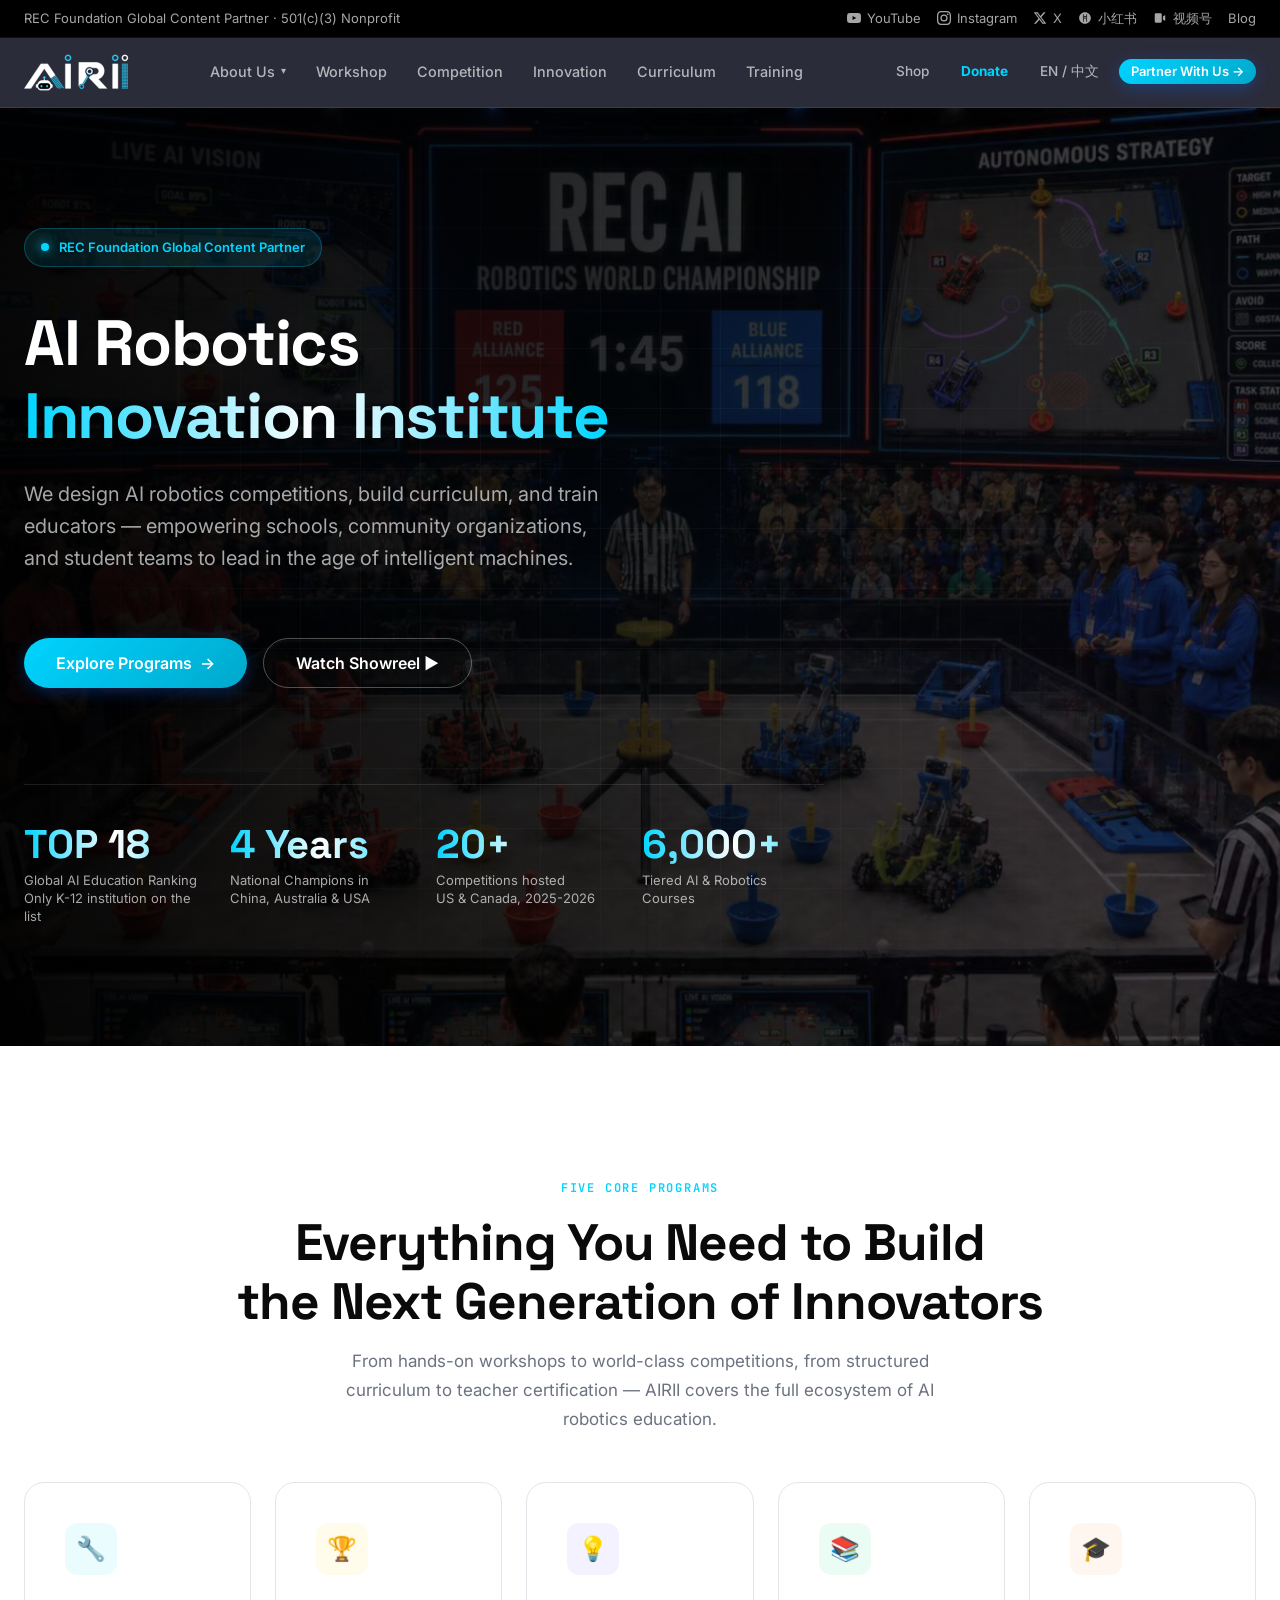
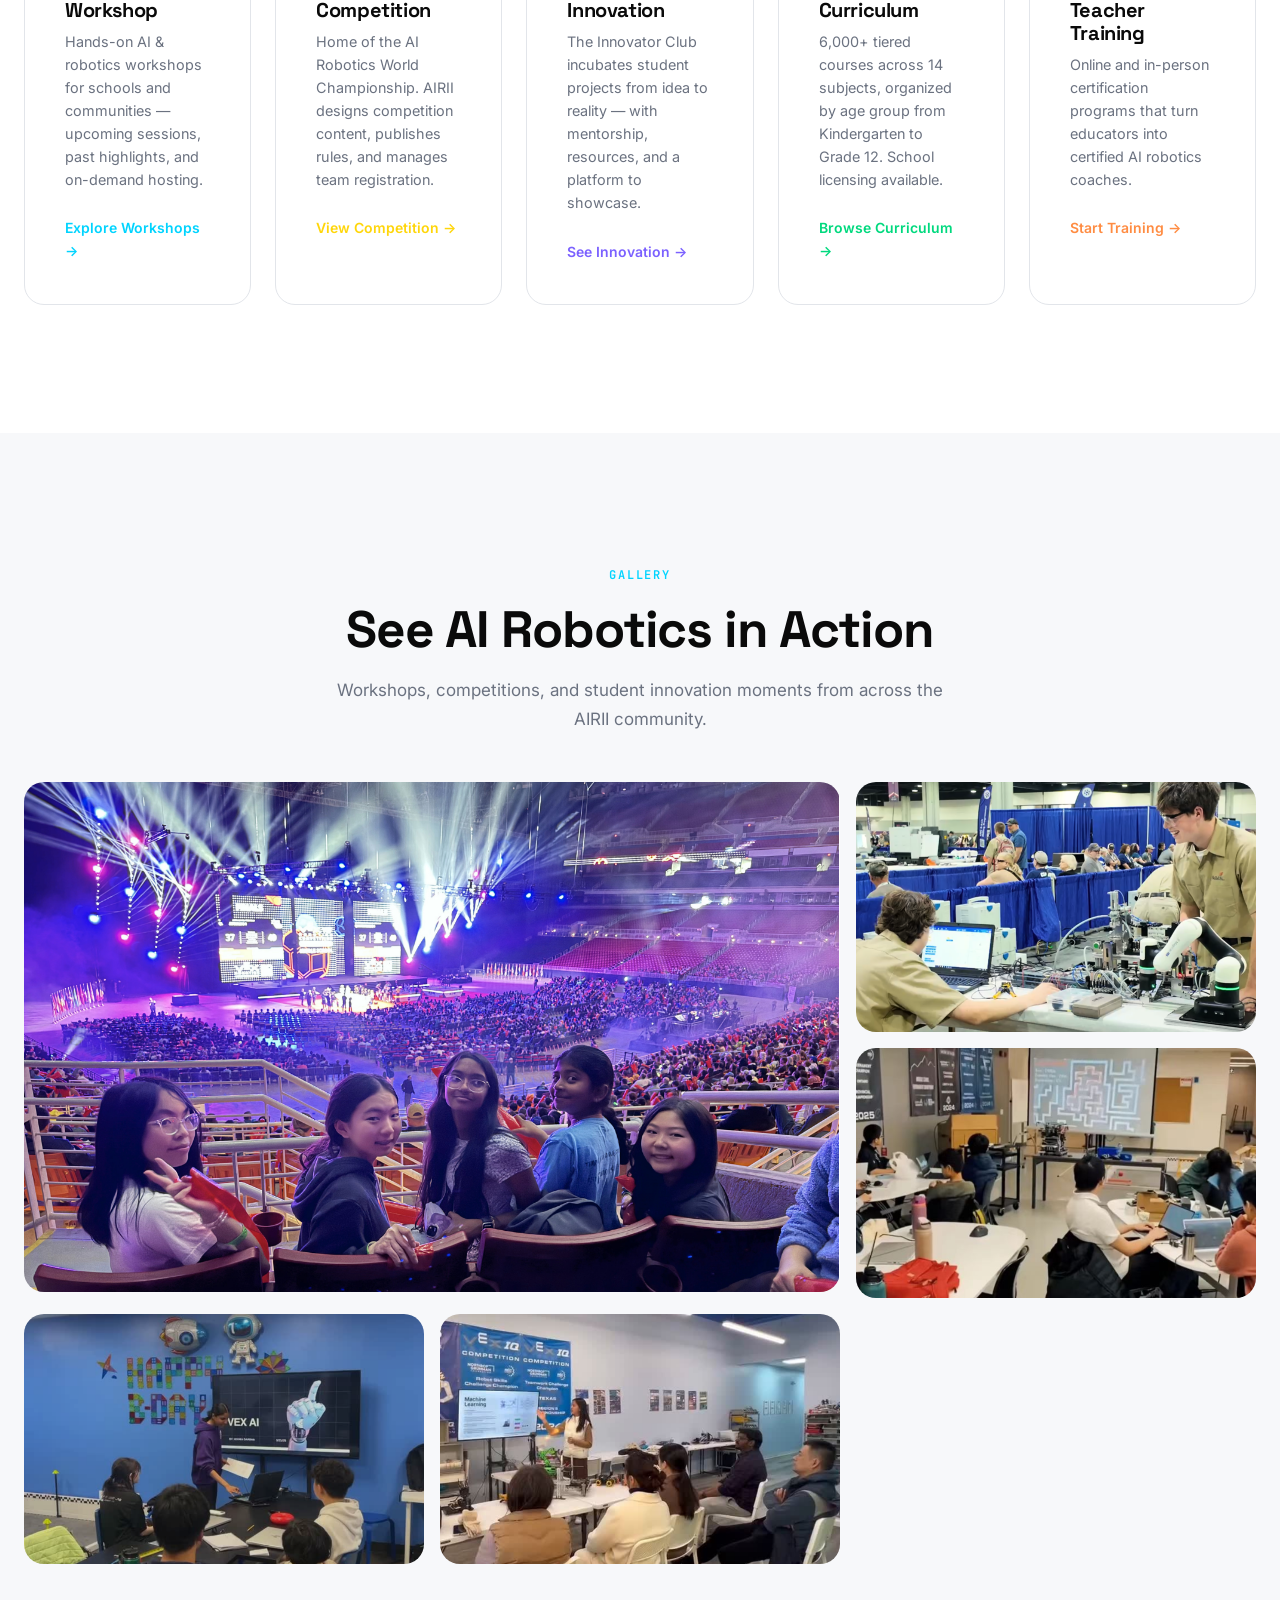
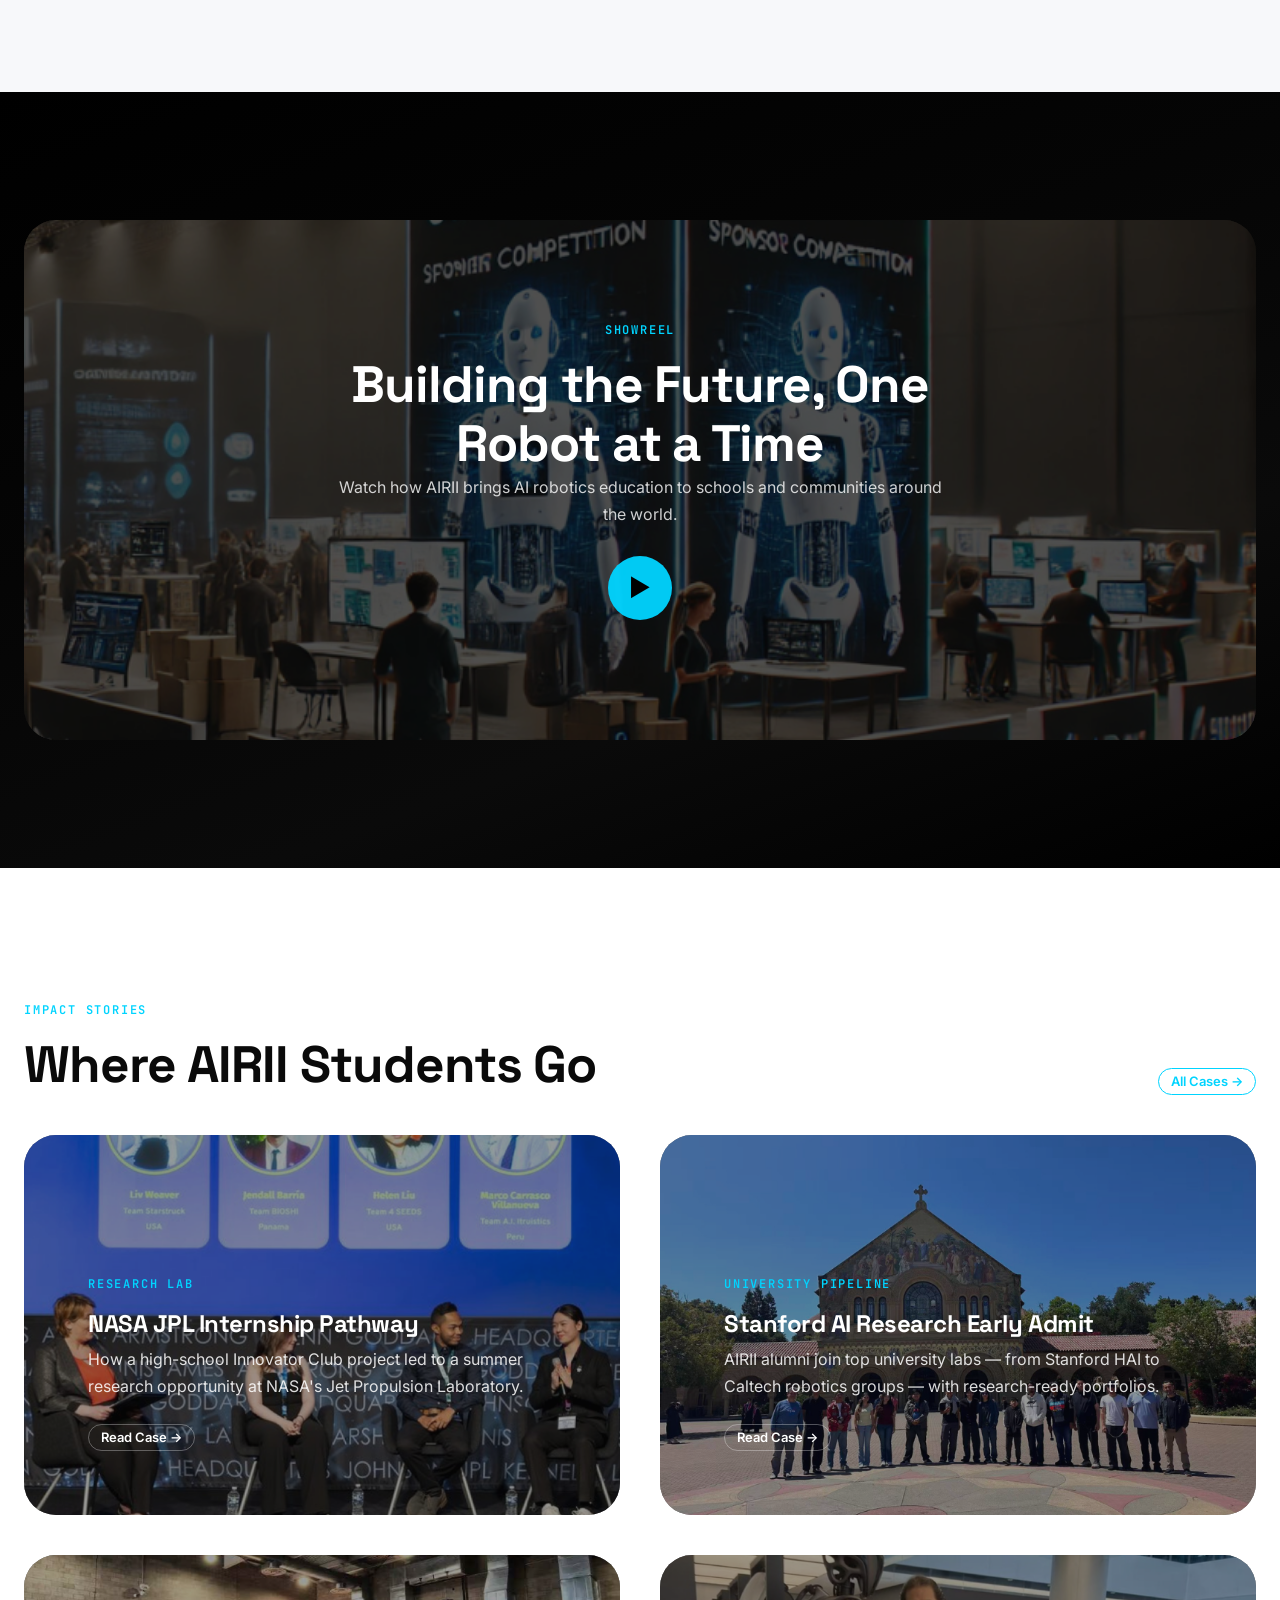
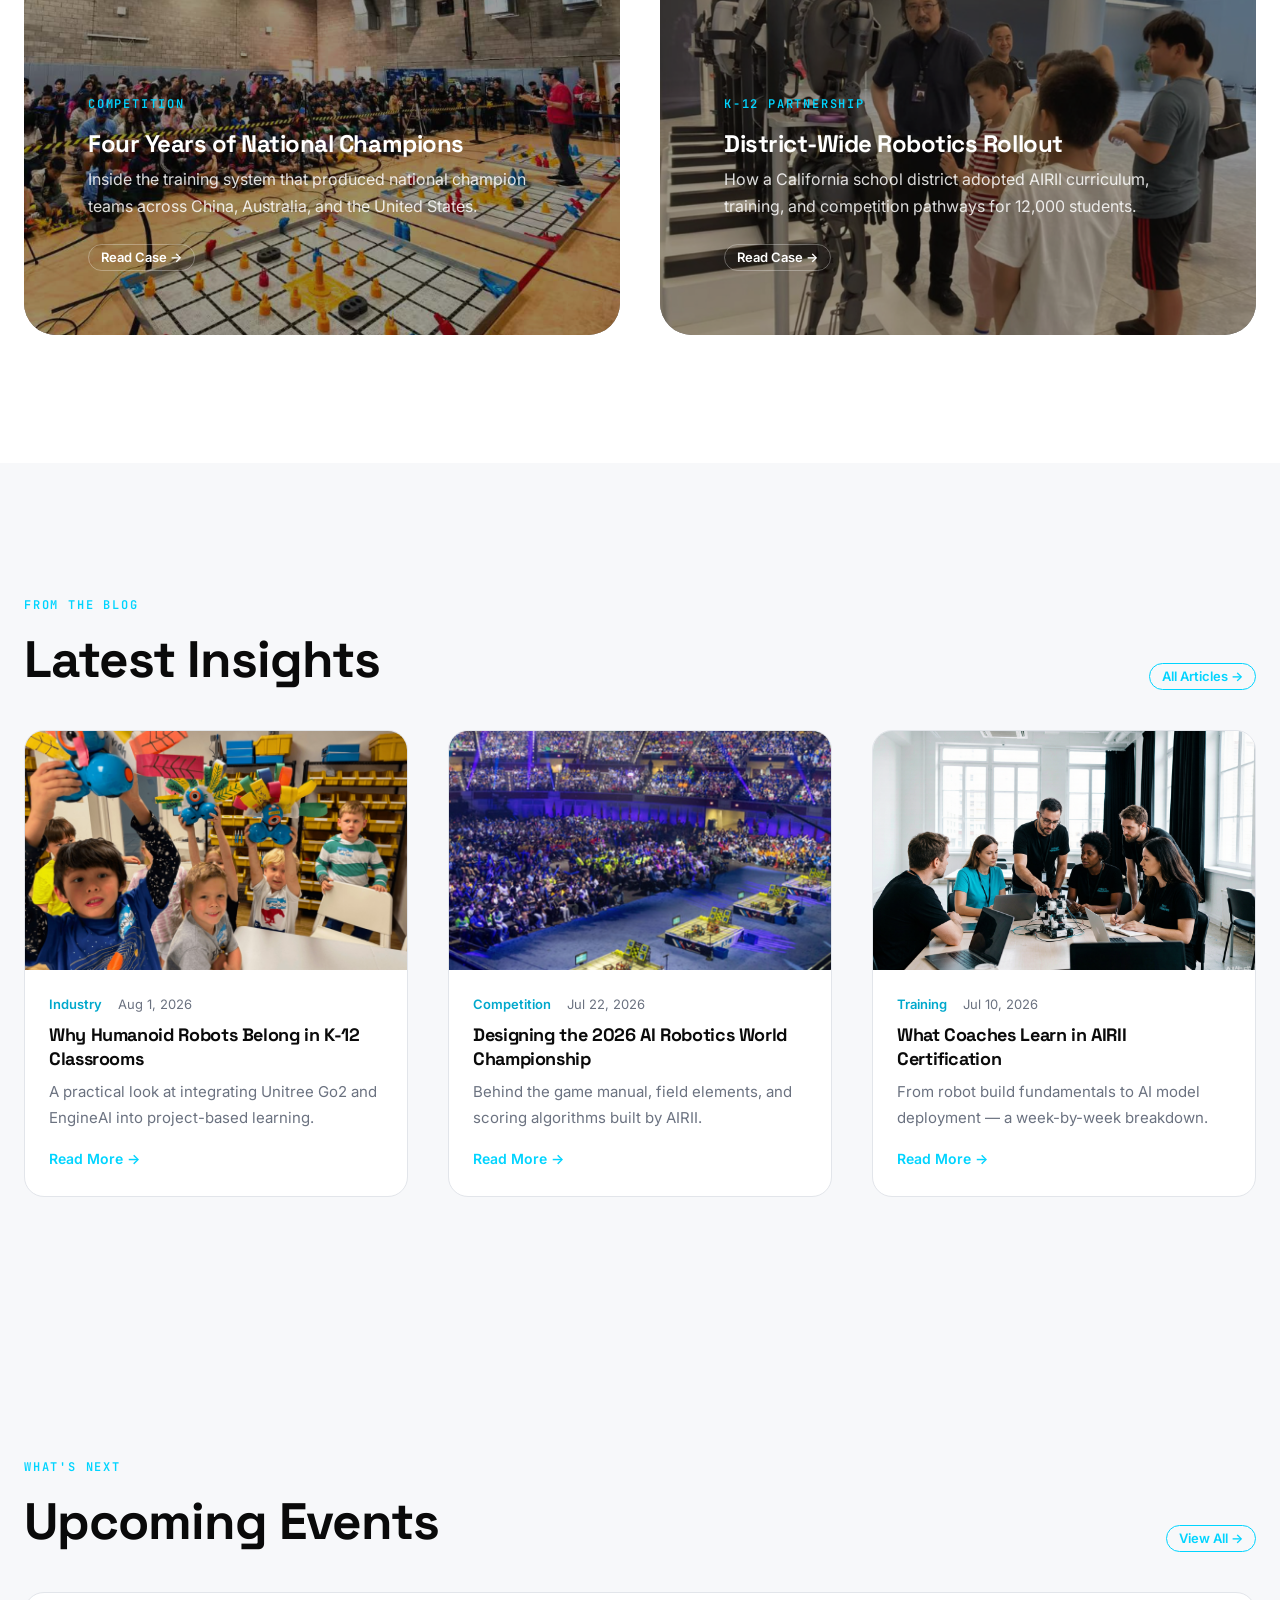
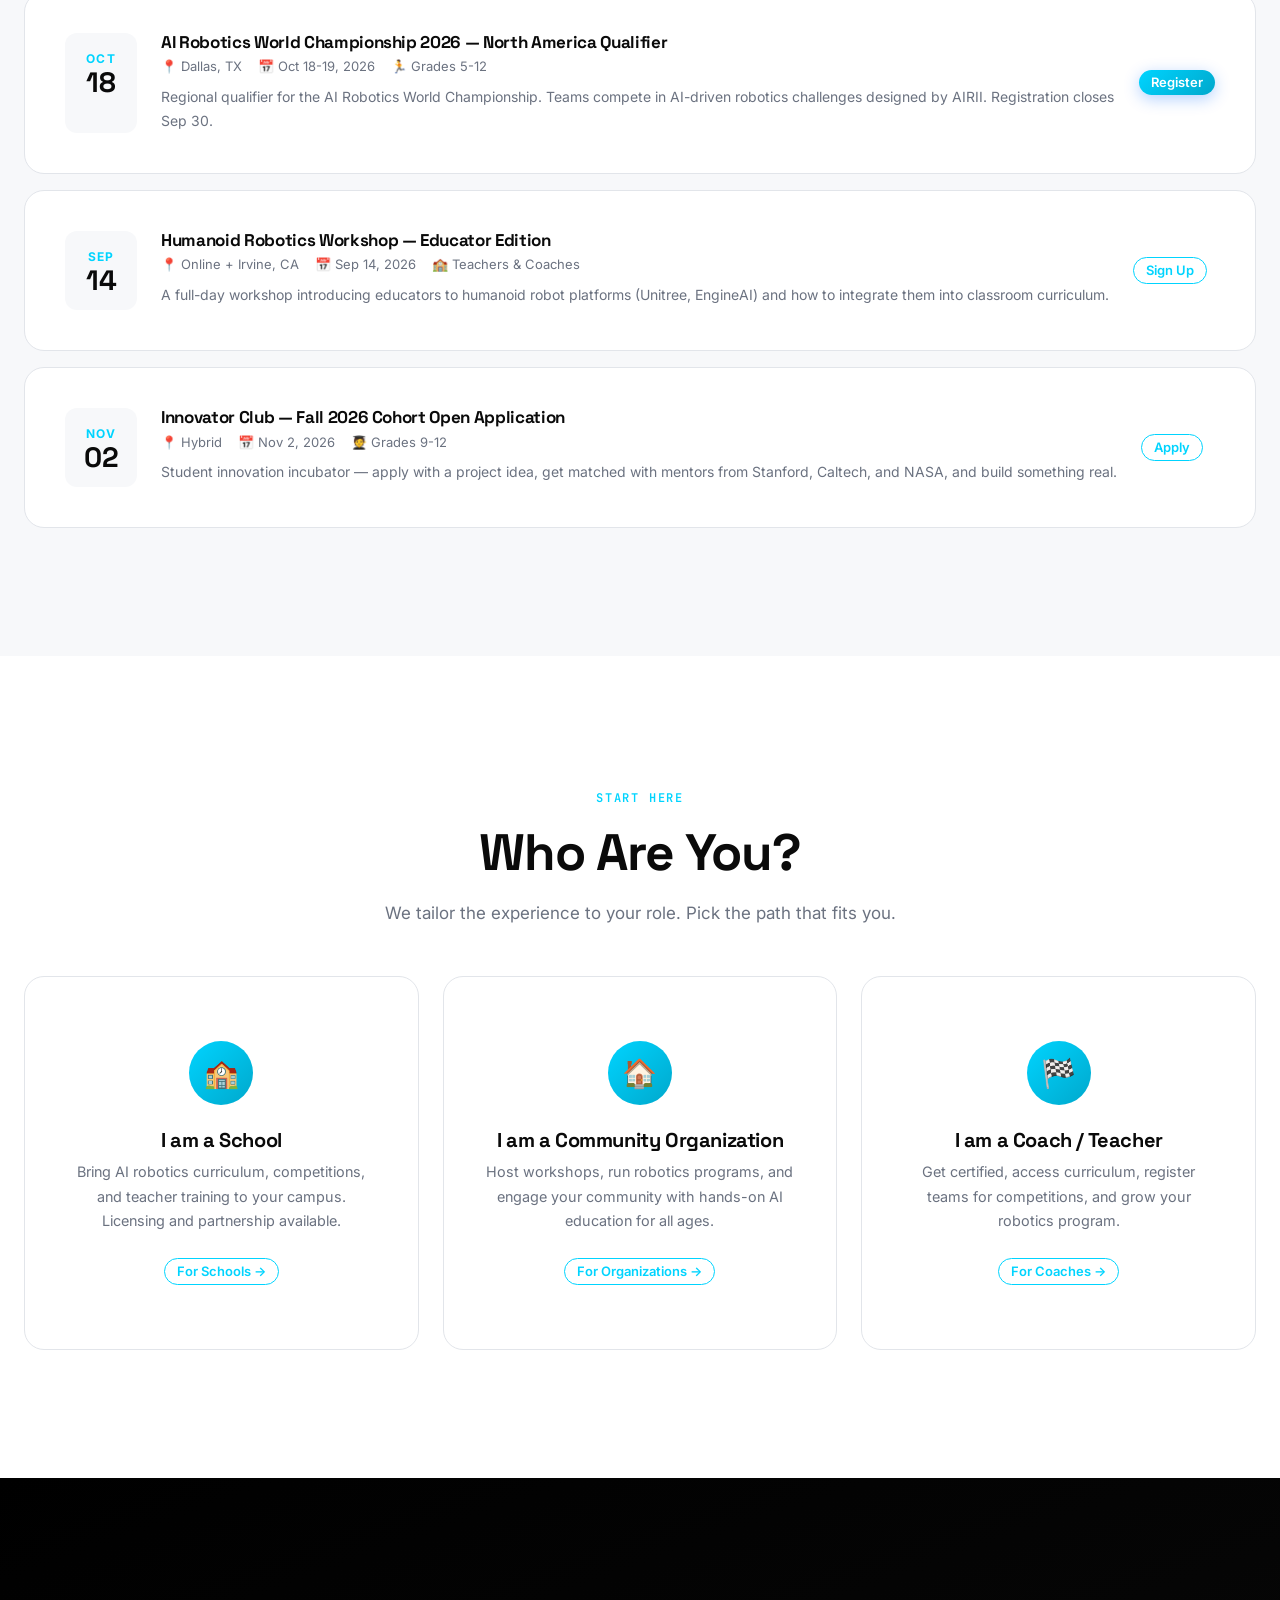
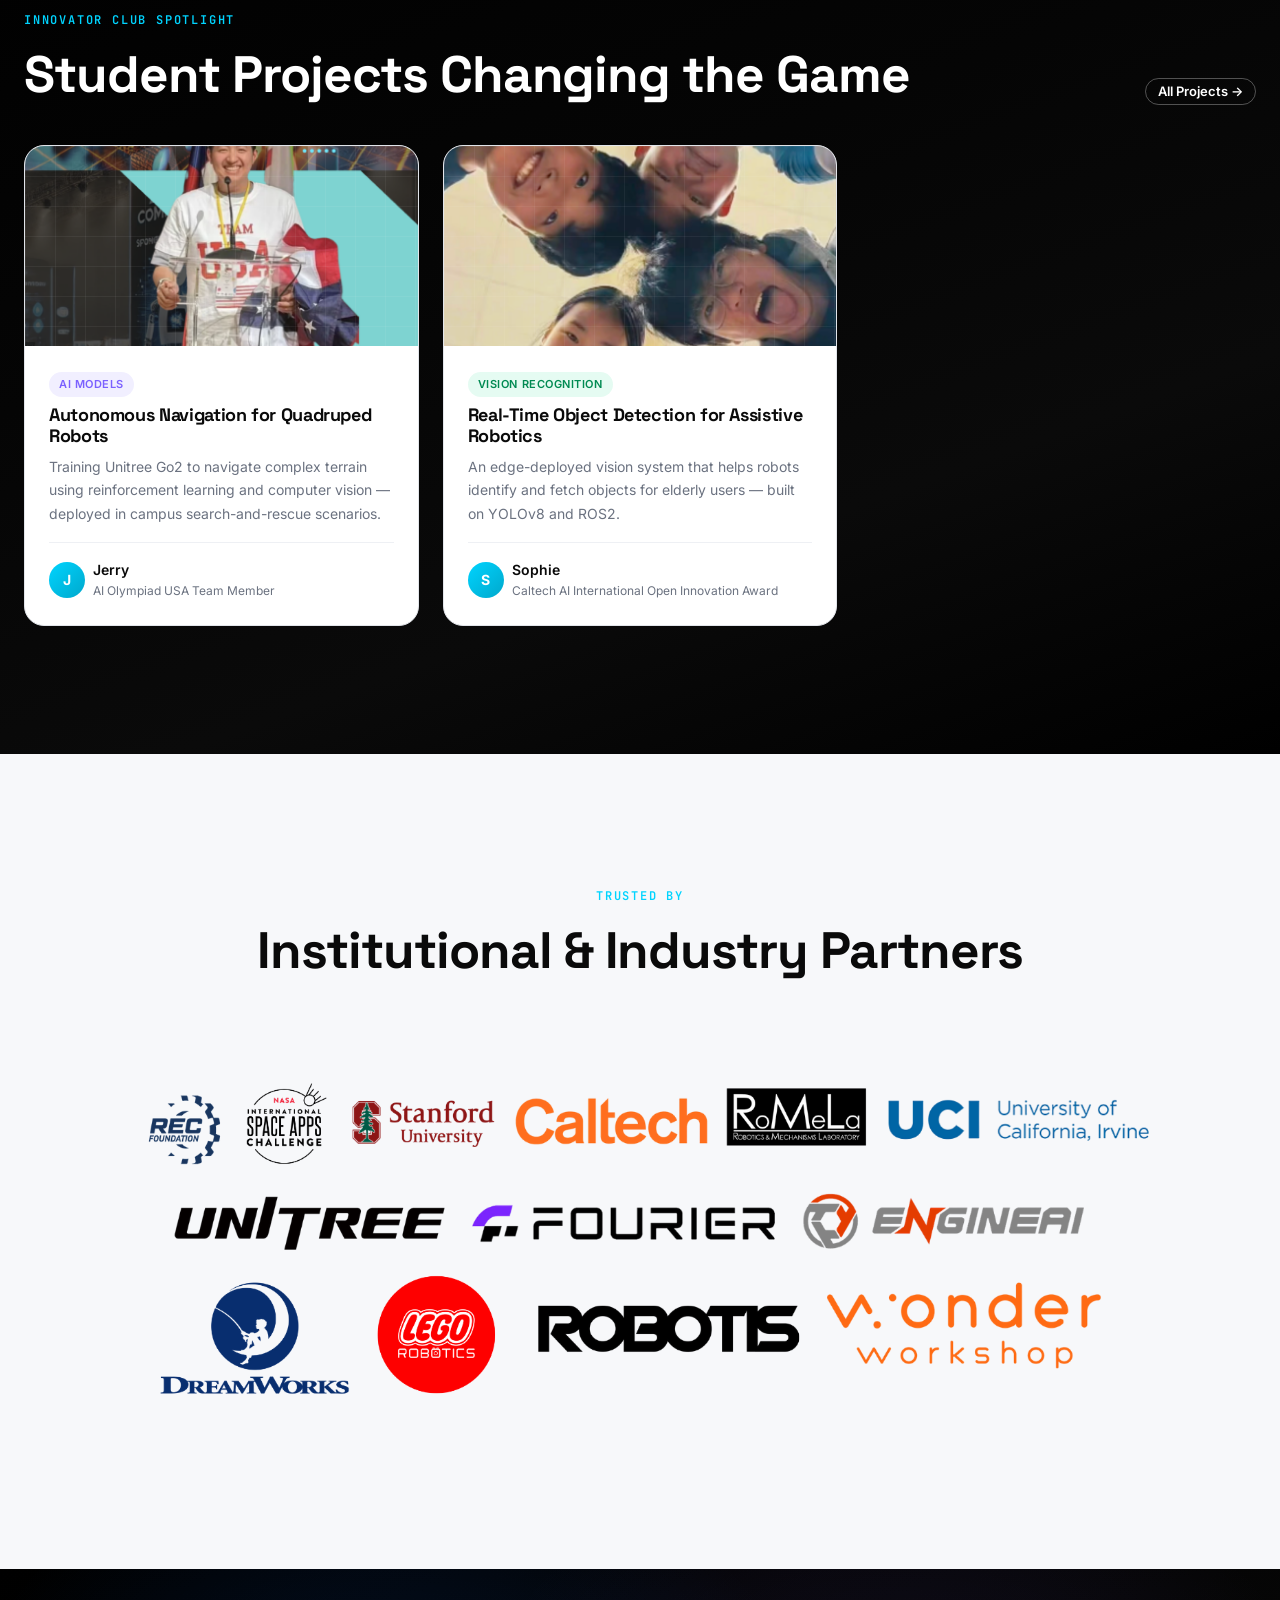
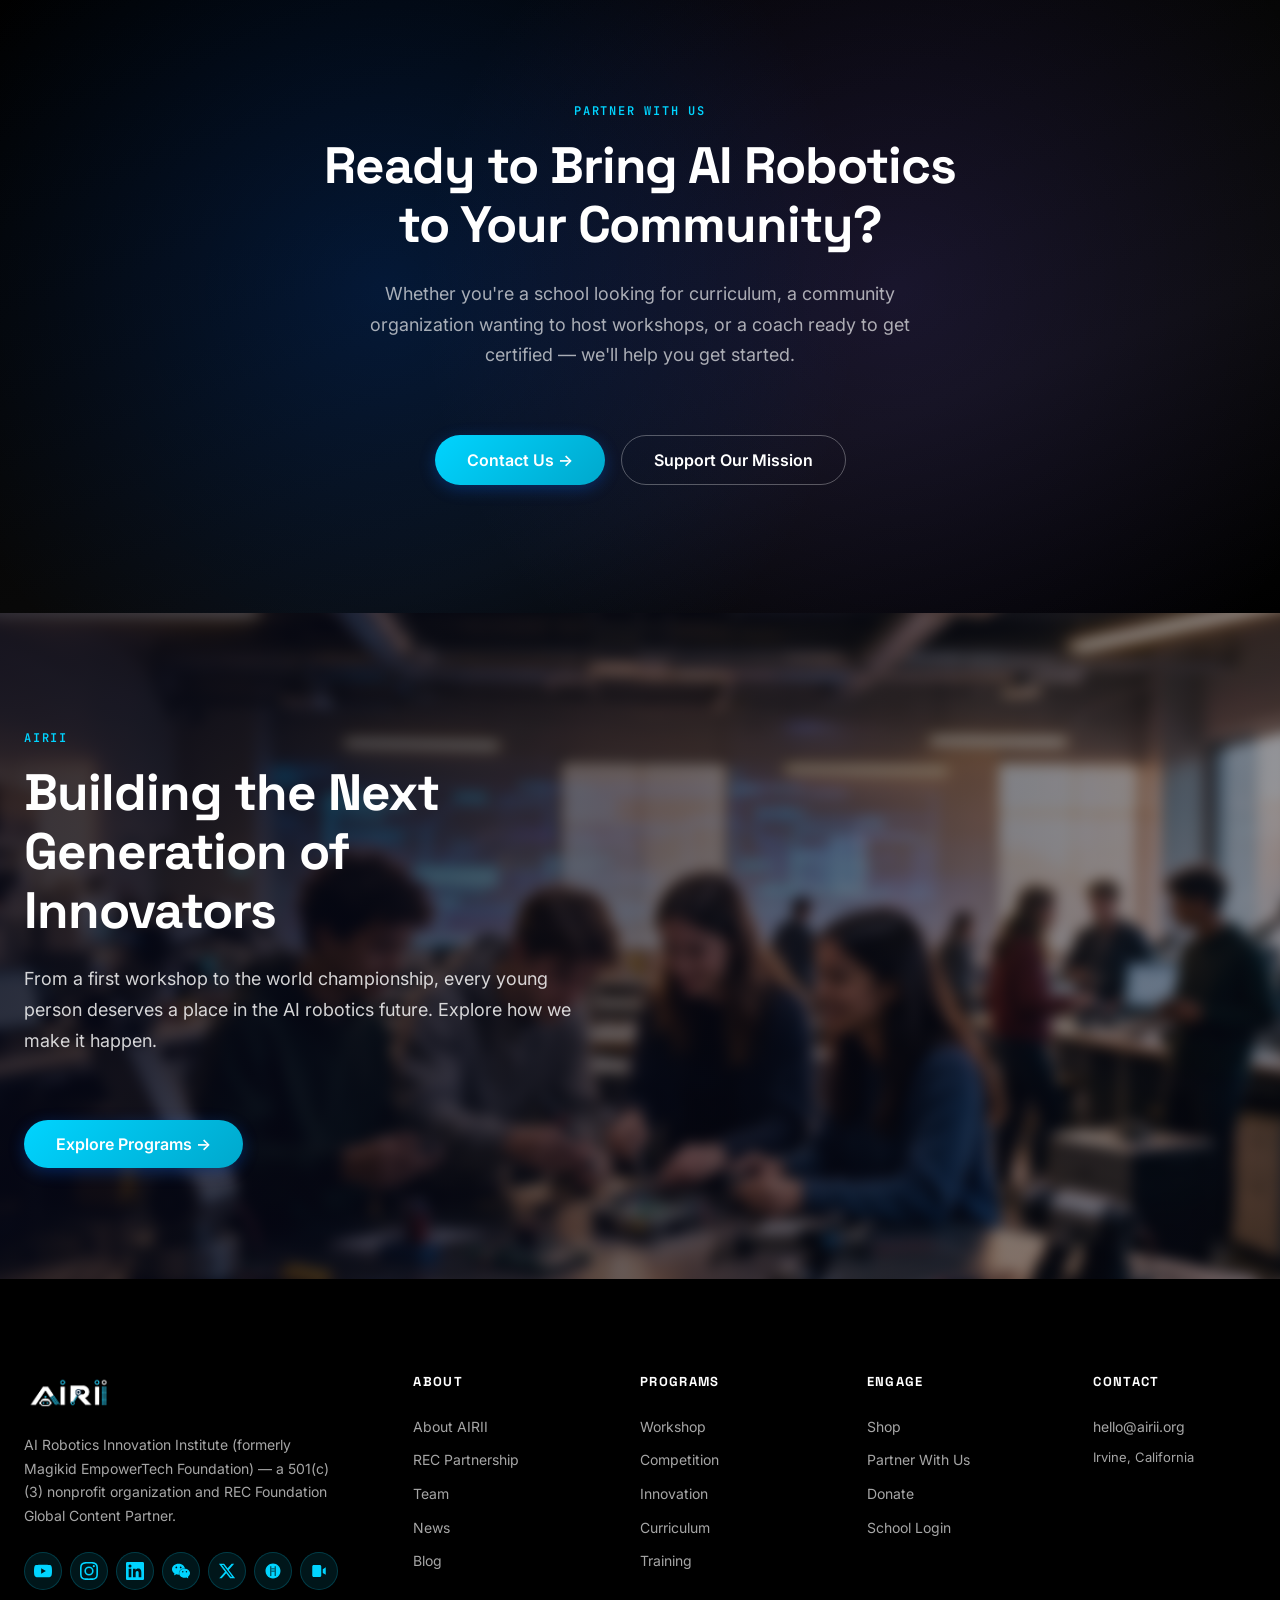
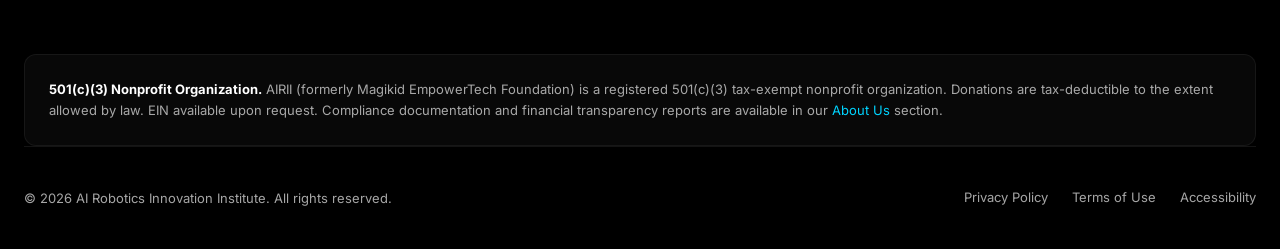
<file: index.html>
<!DOCTYPE html>
<html lang="en">
<head>
    <meta charset="UTF-8">
    <meta name="viewport" content="width=device-width, initial-scale=1.0">
    <title>AIRII — AI Robotics Innovation Institute</title>
    <meta name="description" content="AIRII (formerly Magikid EmpowerTech Foundation) is a 501(c)(3) nonprofit and REC Foundation Global Content Partner, providing AI robotics competition design, curriculum, and teacher training. Home of the AI Robotics World Championship.">
    <link rel="preconnect" href="https://fonts.googleapis.com">
    <link rel="preconnect" href="https://fonts.gstatic.com" crossorigin>
    <link href="https://fonts.googleapis.com/css2?family=Space+Grotesk:wght@400;500;700&family=Inter:wght@400;500;600&family=JetBrains+Mono:wght@500;600&display=swap" rel="stylesheet">
    <link rel="stylesheet" href="css/style.css">
</head>
<body>
<!-- ===== Social Top Bar ===== -->
<div class="social-topbar">
    <div class="social-topbar-inner">
        <span>REC Foundation Global Content Partner · 501(c)(3) Nonprofit</span>
        <div class="social-topbar-links">
            <a href="https://youtube.com/@airii" target="_blank" rel="noopener"><svg viewBox="0 0 24 24" width="14" height="14" fill="currentColor"><path d="M23.498 6.186a3.016 3.016 0 0 0-2.122-2.136C19.505 3.545 12 3.545 12 3.545s-7.505 0-9.377.505A3.017 3.017 0 0 0 .502 6.186C0 8.07 0 12 0 12s0 3.93.502 5.814a3.016 3.016 0 0 0 2.122 2.136c1.871.505 9.376.505 9.376.505s7.505 0 9.377-.505a3.015 3.015 0 0 0 2.122-2.136C24 15.93 24 12 24 12s0-3.93-.502-5.814zM9.545 15.568V8.432L15.818 12l-6.273 3.568z"/></svg> YouTube</a>
            <a href="https://instagram.com/airii" target="_blank" rel="noopener"><svg viewBox="0 0 24 24" width="14" height="14" fill="currentColor"><path d="M12 2.163c3.204 0 3.584.012 4.85.07 3.252.148 4.771 1.691 4.919 4.919.058 1.265.069 1.645.069 4.849 0 3.205-.012 3.584-.069 4.849-.149 3.225-1.664 4.771-4.919 4.919-1.266.058-1.644.07-4.85.07-3.204 0-3.584-.012-4.849-.07-3.26-.149-4.771-1.699-4.919-4.92-.058-1.265-.07-1.644-.07-4.849 0-3.204.013-3.583.07-4.849.149-3.227 1.664-4.771 4.919-4.919 1.266-.057 1.645-.069 4.849-.069zM12 0C8.741 0 8.333.014 7.053.072 2.695.272.273 2.69.073 7.052.014 8.333 0 8.741 0 12c0 3.259.014 3.668.072 4.948.2 4.358 2.618 6.78 6.98 6.98C8.333 23.986 8.741 24 12 24c3.259 0 3.668-.014 4.948-.072 4.354-.2 6.782-2.618 6.979-6.98.059-1.28.073-1.689.073-4.948 0-3.259-.014-3.667-.072-4.947-.196-4.354-2.617-6.78-6.979-6.98C15.668.014 15.259 0 12 0zm0 5.838a6.162 6.162 0 1 0 0 12.324 6.162 6.162 0 0 0 0-12.324zM12 16a4 4 0 1 1 0-8 4 4 0 0 1 0 8zm6.406-11.845a1.44 1.44 0 1 0 0 2.881 1.44 1.44 0 0 0 0-2.881z"/></svg> Instagram</a>
            <a href="https://x.com/airii" target="_blank" rel="noopener"><svg viewBox="0 0 24 24" width="14" height="14" fill="currentColor"><path d="M18.244 2.25h3.308l-7.227 8.26 8.502 11.24H16.17l-5.214-6.817L4.99 21.75H1.68l7.73-8.835L1.254 2.25H8.08l4.713 6.231zm-1.161 17.52h1.833L7.084 4.126H5.117z"/></svg> X</a>
            <a href="https://www.xiaohongshu.com/user/profile/airii" target="_blank" rel="noopener"><svg viewBox="0 0 24 24" width="14" height="14" fill="currentColor"><path d="M12 2C6.48 2 2 6.48 2 12s4.48 10 10 10 10-4.48 10-10S17.52 2 12 2zm-2 6.5h4v1.2h-4V8.5zm0 3h4v1.2h-4V11.5zM8.5 5.5h1.2v13H8.5v-13zm5.8 0h1.2v13h-1.2v-13z"/></svg> 小红书</a>
            <a href="#wechat-channels" class="channels-trigger"><svg viewBox="0 0 24 24" width="14" height="14" fill="currentColor"><path d="M3 6c0-1.1.9-2 2-2h8c1.1 0 2 .9 2 2v12c0 1.1-.9 2-2 2H5c-1.1 0-2-.9-2-2V6zm14 3.5l4-2.5v10l-4-2.5v-5z"/></svg> 视频号</a>
            <a href="blog.html">Blog</a>
        </div>
    </div>
</div>


<!-- ===== Navigation ===== -->
<nav class="navbar navbar-dark" id="navbar">
    <div class="nav-inner">
        <a href="index.html" class="nav-logo">
            <img src="images/magikid-logo.png" alt="AIRII" class="nav-logo-img">
        </a>
        <ul class="nav-menu">
            <li class="has-dropdown">
                <a href="about.html">About Us <span class="arrow">&#9662;</span></a>
                <div class="dropdown">
                    <a href="about.html#mission">Mission &amp; Vision</a>
                    <a href="about.html#story">Our Story</a>
                    <a href="about.html#rec-partnership">REC Foundation Partnership</a>
                    <a href="about.html#team">Team</a>
                    <a href="about.html#news">News &amp; Media</a>
            <a href="blog.html">Blog</a>
                    <a href="about.html#compliance">Compliance &amp; Transparency</a>
                </div>
            </li>
            <li><a href="workshop.html">Workshop</a></li>
            <li><a href="competition.html">Competition</a></li>
            <li><a href="innovation.html">Innovation</a></li>
            <li><a href="curriculum.html">Curriculum</a></li>
            <li><a href="training.html">Training</a></li>
        </ul>
        <div class="nav-tools">
            <a href="shop.html" class="nav-tool-link">Shop</a>
            <a href="donate.html" class="nav-tool-link" style="color:var(--color-cyan); font-weight:700;">Donate</a>
            <a href="#" class="nav-tool-link">EN / 中文</a>
            
            <a href="#partner" class="btn btn-primary btn-sm">Partner With Us &rarr;</a>
            <button class="nav-toggle" aria-label="Menu">
                <span></span><span></span><span></span>
            </button>
        </div>
    </div>
</nav>

<!-- ===== Hero ===== -->
<section class="hero has-image">
    <div class="hero-bg-image">
        <img src="images/Home_Big_1.png" alt="Students building robots in AIRII lab">
    </div>
    <div class="hero-content">
        <div class="hero-badge">
            <span class="hero-badge-dot"></span>
            REC Foundation Global Content Partner
        </div>
        <h1>AI Robotics<br><span class="text-gradient-accent">Innovation Institute</span></h1>
        <p class="hero-subtitle">
            We design AI robotics competitions, build curriculum, and train educators — empowering schools, community organizations, and student teams to lead in the age of intelligent machines.
        </p>
        <div class="hero-actions">
            <a href="#sections" class="btn btn-primary btn-lg btn-arrow">Explore Programs</a>
            <a href="https://youtube.com/@airii" target="_blank" rel="noopener" class="btn btn-ghost-light btn-lg">Watch Showreel &#9654;</a>
        </div>

        <div class="hero-stats">
            <div class="hero-stat">
                <div class="hero-stat-num">TOP 18</div>
                <div class="hero-stat-label">Global AI Education Ranking<br>Only K-12 institution on the list</div>
            </div>
            <div class="hero-stat">
                <div class="hero-stat-num">4 Years</div>
                <div class="hero-stat-label">National Champions in<br>China, Australia &amp; USA</div>
            </div>
            <div class="hero-stat">
                <div class="hero-stat-num">20+</div>
                <div class="hero-stat-label">Competitions hosted<br>US &amp; Canada, 2025-2026</div>
            </div>
            <div class="hero-stat">
                <div class="hero-stat-num">6,000+</div>
                <div class="hero-stat-label">Tiered AI &amp; Robotics<br>Courses</div>
            </div>
        </div>
    </div>
</section>

<!-- ===== Five Sections Grid ===== -->
<section class="section" id="sections">
    <div class="container">
        <div class="fade-up" style="text-align:center; margin-bottom: 48px;">
            <span class="eyebrow">Five Core Programs</span>
            <h2>Everything You Need to Build<br>the Next Generation of Innovators</h2>
            <p style="max-width: 640px; margin: 16px auto 0; color: var(--text-muted); font-size: 1.0625rem;">
                From hands-on workshops to world-class competitions, from structured curriculum to teacher certification — AIRII covers the full ecosystem of AI robotics education.
            </p>
        </div>

        <div class="section-cards">
            <a href="workshop.html" class="section-card card-workshop fade-up">
                <div class="section-card-icon">&#128295;</div>
                <h3>Workshop</h3>
                <p>Hands-on AI &amp; robotics workshops for schools and communities — upcoming sessions, past highlights, and on-demand hosting.</p>
                <span class="section-card-link">Explore Workshops &rarr;</span>
            </a>
            <a href="competition.html" class="section-card card-competition fade-up">
                <div class="section-card-icon">&#127942;</div>
                <h3>Competition</h3>
                <p>Home of the AI Robotics World Championship. AIRII designs competition content, publishes rules, and manages team registration.</p>
                <span class="section-card-link">View Competition &rarr;</span>
            </a>
            <a href="innovation.html" class="section-card card-innovation fade-up">
                <div class="section-card-icon">&#128161;</div>
                <h3>Innovation</h3>
                <p>The Innovator Club incubates student projects from idea to reality — with mentorship, resources, and a platform to showcase.</p>
                <span class="section-card-link">See Innovation &rarr;</span>
            </a>
            <a href="curriculum.html" class="section-card card-curriculum fade-up">
                <div class="section-card-icon">&#128218;</div>
                <h3>Curriculum</h3>
                <p>6,000+ tiered courses across 14 subjects, organized by age group from Kindergarten to Grade 12. School licensing available.</p>
                <span class="section-card-link">Browse Curriculum &rarr;</span>
            </a>
            <a href="training.html" class="section-card card-training fade-up">
                <div class="section-card-icon">&#127891;</div>
                <h3>Teacher Training</h3>
                <p>Online and in-person certification programs that turn educators into certified AI robotics coaches.</p>
                <span class="section-card-link">Start Training &rarr;</span>
            </a>
        </div>
    </div>
</section>

<!-- ===== Media Gallery ===== -->
<section class="section section-light">
    <div class="container">
        <div class="fade-up" style="text-align:center; margin-bottom: 48px;">
            <span class="eyebrow">Gallery</span>
            <h2>See AI Robotics in Action</h2>
            <p style="max-width: 640px; margin: 16px auto 0; color: var(--text-muted); font-size: 1.0625rem;">
                Workshops, competitions, and student innovation moments from across the AIRII community.
            </p>
        </div>
        <div class="media-gallery fade-up">
            <div class="media-item media-main">
                <img src="images/Competition_Big_1.png" alt="AI Robotics World Championship">
                <div class="media-overlay"><span class="media-caption">AI Robotics World Championship 2026</span></div>
            </div>
            <div class="media-item">
                <img src="images/Workshop_Big_1.png" alt="Hands-on workshop">
                <div class="media-overlay"><span class="media-caption">Workshop</span></div>
            </div>
            <div class="media-item">
                <img src="images/Innovation_Big_1.png" alt="Innovator Club">
                <div class="media-overlay"><span class="media-caption">Innovator Club</span></div>
            </div>
            <div class="media-item">
                <img src="images/Curriculum_Big_1.png" alt="Classroom curriculum">
                <div class="media-overlay"><span class="media-caption">Classroom</span></div>
            </div>
            <div class="media-item">
                <img src="images/Training_1.png" alt="Teacher training">
                <div class="media-overlay"><span class="media-caption">Teacher Training</span></div>
            </div>
        </div>
    </div>
</section>

<!-- ===== Video Showreel ===== -->
<section class="section section-dark-grad">
    <div class="container">
        <div class="video-section fade-up">
            <div class="video-placeholder">
                <img src="images/Home_1.png" alt="AIRII showreel preview">
            </div>
            <div class="video-content">
                <span class="eyebrow eyebrow-light">Showreel</span>
                <h2>Building the Future, One Robot at a Time</h2>
                <p style="color:rgba(255,255,255,0.8);">Watch how AIRII brings AI robotics education to schools and communities around the world.</p>
                <div style="margin-top: 28px;">
                    <a href="https://youtube.com/@airii" target="_blank" rel="noopener" class="play-button">&#9654;</a>
                </div>
            </div>
        </div>
    </div>
</section>

<!-- ===== Case Studies ===== -->
<section class="section">
    <div class="container">
        <div class="fade-up" style="display:flex; justify-content:space-between; align-items:flex-end; margin-bottom: 40px; flex-wrap:wrap; gap:16px;">
            <div>
                <span class="eyebrow">Impact Stories</span>
                <h2>Where AIRII Students Go</h2>
            </div>
            <a href="case-studies.html" class="btn btn-ghost btn-sm">All Cases &rarr;</a>
        </div>
        <div class="case-grid fade-up">
            <a href="case-detail.html?id=nasa" class="case-card">
                <img src="images/Impact_1.png" alt="NASA research">
                <div class="case-card-content">
                    <span class="eyebrow eyebrow-light">Research Lab</span>
                    <h3>NASA JPL Internship Pathway</h3>
                    <p>How a high-school Innovator Club project led to a summer research opportunity at NASA's Jet Propulsion Laboratory.</p>
                    <span class="btn btn-ghost-light btn-sm">Read Case &rarr;</span>
                </div>
            </a>
            <a href="case-detail.html?id=stanford" class="case-card">
                <img src="images/Impact_2.png" alt="Stanford">
                <div class="case-card-content">
                    <span class="eyebrow eyebrow-light">University Pipeline</span>
                    <h3>Stanford AI Research Early Admit</h3>
                    <p>AIRII alumni join top university labs — from Stanford HAI to Caltech robotics groups — with research-ready portfolios.</p>
                    <span class="btn btn-ghost-light btn-sm">Read Case &rarr;</span>
                </div>
            </a>
            <a href="case-detail.html?id=world-champion" class="case-card">
                <img src="images/Impact_3.png" alt="World champions">
                <div class="case-card-content">
                    <span class="eyebrow eyebrow-light">Competition</span>
                    <h3>Four Years of National Champions</h3>
                    <p>Inside the training system that produced national champion teams across China, Australia, and the United States.</p>
                    <span class="btn btn-ghost-light btn-sm">Read Case &rarr;</span>
                </div>
            </a>
            <a href="case-detail.html?id=school-district" class="case-card">
                <img src="images/Impact_4.png" alt="School district partnership">
                <div class="case-card-content">
                    <span class="eyebrow eyebrow-light">K-12 Partnership</span>
                    <h3>District-Wide Robotics Rollout</h3>
                    <p>How a California school district adopted AIRII curriculum, training, and competition pathways for 12,000 students.</p>
                    <span class="btn btn-ghost-light btn-sm">Read Case &rarr;</span>
                </div>
            </a>
        </div>
    </div>
</section>

<!-- ===== Blog Preview ===== -->
<section class="section section-light">
    <div class="container">
        <div class="fade-up" style="display:flex; justify-content:space-between; align-items:flex-end; margin-bottom: 40px; flex-wrap:wrap; gap:16px;">
            <div>
                <span class="eyebrow">From the Blog</span>
                <h2>Latest Insights</h2>
            </div>
            <a href="blog.html" class="btn btn-ghost btn-sm">All Articles &rarr;</a>
        </div>
        <div class="blog-grid fade-up">
            <article class="blog-card">
                <div class="blog-card-image"><img src="images/Blog_1.png" alt="Humanoid robots"></div>
                <div class="blog-card-body">
                    <div class="blog-meta"><span class="blog-category">Industry</span><span>Aug 1, 2026</span></div>
                    <h3>Why Humanoid Robots Belong in K-12 Classrooms</h3>
                    <p>A practical look at integrating Unitree Go2 and EngineAI into project-based learning.</p>
                    <a href="blog-detail.html?id=humanoid-classrooms" class="section-card-link">Read More &rarr;</a>
                </div>
            </article>
            <article class="blog-card">
                <div class="blog-card-image"><img src="images/Blog_2.png" alt="Competition design"></div>
                <div class="blog-card-body">
                    <div class="blog-meta"><span class="blog-category">Competition</span><span>Jul 22, 2026</span></div>
                    <h3>Designing the 2026 AI Robotics World Championship</h3>
                    <p>Behind the game manual, field elements, and scoring algorithms built by AIRII.</p>
                    <a href="blog-detail.html?id=championship-design" class="section-card-link">Read More &rarr;</a>
                </div>
            </article>
            <article class="blog-card">
                <div class="blog-card-image"><img src="images/Blog_3.png" alt="Teacher certification"></div>
                <div class="blog-card-body">
                    <div class="blog-meta"><span class="blog-category">Training</span><span>Jul 10, 2026</span></div>
                    <h3>What Coaches Learn in AIRII Certification</h3>
                    <p>From robot build fundamentals to AI model deployment — a week-by-week breakdown.</p>
                    <a href="blog-detail.html?id=coach-certification" class="section-card-link">Read More &rarr;</a>
                </div>
            </article>
        </div>
    </div>
</section>

<!-- ===== Upcoming Events ===== -->
<section class="section section-light">
    <div class="container">
        <div class="fade-up" style="display:flex; justify-content:space-between; align-items:flex-end; margin-bottom: 40px; flex-wrap:wrap; gap:16px;">
            <div>
                <span class="eyebrow">What's Next</span>
                <h2>Upcoming Events</h2>
            </div>
            <a href="workshop.html" class="btn btn-ghost btn-sm">View All &rarr;</a>
        </div>

        <div style="display:grid; gap:16px;">
            <div class="event-card fade-up">
                <div class="event-date">
                    <div class="event-date-month">Oct</div>
                    <div class="event-date-day">18</div>
                </div>
                <div class="event-content">
                    <h5>AI Robotics World Championship 2026 — North America Qualifier</h5>
                    <div class="event-meta">
                        <span>&#128205; Dallas, TX</span>
                        <span>&#128197; Oct 18-19, 2026</span>
                        <span>&#127939; Grades 5-12</span>
                    </div>
                    <p style="font-size:0.875rem; color:var(--text-muted);">Regional qualifier for the AI Robotics World Championship. Teams compete in AI-driven robotics challenges designed by AIRII. Registration closes Sep 30.</p>
                </div>
                <a href="competition.html" class="btn btn-primary btn-sm" style="align-self:center;">Register</a>
            </div>

            <div class="event-card fade-up">
                <div class="event-date">
                    <div class="event-date-month">Sep</div>
                    <div class="event-date-day">14</div>
                </div>
                <div class="event-content">
                    <h5>Humanoid Robotics Workshop — Educator Edition</h5>
                    <div class="event-meta">
                        <span>&#128205; Online + Irvine, CA</span>
                        <span>&#128197; Sep 14, 2026</span>
                        <span>&#127979; Teachers &amp; Coaches</span>
                    </div>
                    <p style="font-size:0.875rem; color:var(--text-muted);">A full-day workshop introducing educators to humanoid robot platforms (Unitree, EngineAI) and how to integrate them into classroom curriculum.</p>
                </div>
                <a href="workshop.html" class="btn btn-ghost btn-sm" style="align-self:center;">Sign Up</a>
            </div>

            <div class="event-card fade-up">
                <div class="event-date">
                    <div class="event-date-month">Nov</div>
                    <div class="event-date-day">02</div>
                </div>
                <div class="event-content">
                    <h5>Innovator Club — Fall 2026 Cohort Open Application</h5>
                    <div class="event-meta">
                        <span>&#128205; Hybrid</span>
                        <span>&#128197; Nov 2, 2026</span>
                        <span>&#129489;&#8205;&#127891; Grades 9-12</span>
                    </div>
                    <p style="font-size:0.875rem; color:var(--text-muted);">Student innovation incubator — apply with a project idea, get matched with mentors from Stanford, Caltech, and NASA, and build something real.</p>
                </div>
                <a href="innovation.html" class="btn btn-ghost btn-sm" style="align-self:center;">Apply</a>
            </div>
        </div>
    </div>
</section>

<!-- ===== Role Selector ===== -->
<section class="section" id="role-selector">
    <div class="container">
        <div class="fade-up" style="text-align:center; margin-bottom: 48px;">
            <span class="eyebrow">Start Here</span>
            <h2>Who Are You?</h2>
            <p style="max-width: 560px; margin: 16px auto 0; color: var(--text-muted); font-size: 1.0625rem;">
                We tailor the experience to your role. Pick the path that fits you.
            </p>
        </div>

        <div class="role-selector">
            <a href="#school-path" class="role-card fade-up">
                <div class="role-card-icon">&#127979;</div>
                <h4>I am a School</h4>
                <p>Bring AI robotics curriculum, competitions, and teacher training to your campus. Licensing and partnership available.</p>
                <span class="btn btn-ghost btn-sm">For Schools &rarr;</span>
            </a>
            <a href="#community-path" class="role-card fade-up">
                <div class="role-card-icon">&#127968;</div>
                <h4>I am a Community Organization</h4>
                <p>Host workshops, run robotics programs, and engage your community with hands-on AI education for all ages.</p>
                <span class="btn btn-ghost btn-sm">For Organizations &rarr;</span>
            </a>
            <a href="#coach-path" class="role-card fade-up">
                <div class="role-card-icon">&#127937;</div>
                <h4>I am a Coach / Teacher</h4>
                <p>Get certified, access curriculum, register teams for competitions, and grow your robotics program.</p>
                <span class="btn btn-ghost btn-sm">For Coaches &rarr;</span>
            </a>
        </div>
    </div>
</section>

<!-- ===== Featured Innovation ===== -->
<section class="section section-dark-grad">
    <div class="container">
        <div class="fade-up" style="display:flex; justify-content:space-between; align-items:flex-end; margin-bottom: 40px; flex-wrap:wrap; gap:16px;">
            <div>
                <span class="eyebrow eyebrow-light">Innovator Club Spotlight</span>
                <h2 style="color:var(--color-white);">Student Projects Changing the Game</h2>
            </div>
            <a href="innovation.html" class="btn btn-ghost-light btn-sm">All Projects &rarr;</a>
        </div>

        <div class="project-grid">
            <div class="project-card fade-up">
                <div class="project-card-img" style="background: linear-gradient(135deg, #1A1F4D 0%, #252B5C 100%); padding:0; overflow:hidden;">
                    <img src="images/Innovation_5.png" alt="Autonomous Navigation for Quadruped Robots" style="width:100%; height:100%; object-fit:cover; display:block;">
                </div>
                <div class="project-card-body">
                    <span class="project-card-tag tag-ai">AI Models</span>
                    <h5>Autonomous Navigation for Quadruped Robots</h5>
                    <p>Training Unitree Go2 to navigate complex terrain using reinforcement learning and computer vision — deployed in campus search-and-rescue scenarios.</p>
                    <div class="project-card-student">
                        <div class="student-avatar">J</div>
                        <div class="student-info">
                            <div class="student-name">Jerry</div>
                            <div class="student-role">AI Olympiad USA Team Member</div>
                        </div>
                    </div>
                </div>
            </div>

            <div class="project-card fade-up">
                <div class="project-card-img" style="background: linear-gradient(135deg, #1A1F4D 0%, #2D1B4D 100%); padding:0; overflow:hidden;">
                    <img src="images/Innovation_6.png" alt="Real-Time Object Detection for Assistive Robotics" style="width:100%; height:100%; object-fit:cover; display:block;">
                </div>
                <div class="project-card-body">
                    <span class="project-card-tag tag-vision">Vision Recognition</span>
                    <h5>Real-Time Object Detection for Assistive Robotics</h5>
                    <p>An edge-deployed vision system that helps robots identify and fetch objects for elderly users — built on YOLOv8 and ROS2.</p>
                    <div class="project-card-student">
                        <div class="student-avatar">S</div>
                        <div class="student-info">
                            <div class="student-name">Sophie</div>
                            <div class="student-role">Caltech AI International Open Innovation Award</div>
                        </div>
                    </div>
                </div>
            </div>
        </div>
    </div>
</section>

<!-- ===== Partners ===== -->
<section class="section section-light" id="partners">
    <div class="container">
        <div class="fade-up" style="text-align:center; margin-bottom: 48px;">
            <span class="eyebrow">Trusted By</span>
            <h2>Institutional &amp; Industry Partners</h2>
        </div>

        <div class="fade-up" style="text-align:center;">
            <img src="images/Home_2.png" alt="Our Partners: REC Foundation, NASA, Stanford, Caltech, UCLA RoMeLa, UCI, Unitree, Fourier, EngineAI, DreamWorks, LEGO Robotics, Robotis, Wonder Workshop" style="width:90%; max-width:1100px; height:auto; display:block; margin:0 auto;">
        </div>
    </div>
</section>

<!-- ===== CTA ===== -->
<section class="cta-section" id="partner">
    <div class="container">
        <div class="fade-up">
            <span class="eyebrow eyebrow-light">Partner With Us</span>
            <h2>Ready to Bring AI Robotics<br>to Your Community?</h2>
            <p>Whether you're a school looking for curriculum, a community organization wanting to host workshops, or a coach ready to get certified — we'll help you get started.</p>
            <div class="cta-actions">
                <a href="mailto:hello@airii.org" class="btn btn-primary btn-lg">Contact Us &rarr;</a>
                <a href="donate.html" class="btn btn-ghost-light btn-lg">Support Our Mission</a>
            </div>
        </div>
    </div>
</section>

<!-- ===== Bottom Image Banner ===== -->
<section class="bottom-banner bottom-banner--home">
    <div class="bottom-banner__bg" style="background-image:url('images/Banner_Home_1.png');"></div>
    <div class="bottom-banner__overlay"></div>
    <div class="container">
        <div class="bottom-banner__content fade-up">
            <span class="eyebrow eyebrow-light">AIRII</span>
            <h2>Building the Next Generation of Innovators</h2>
            <p>From a first workshop to the world championship, every young person deserves a place in the AI robotics future. Explore how we make it happen.</p>
            <div class="bottom-banner__actions">
                <a href="workshop.html" class="btn btn-primary btn-lg">Explore Programs →</a>
            </div>
        </div>
    </div>
</section>


<!-- ===== Footer ===== -->
<footer class="footer">
    <div class="container">
        <div class="footer-grid">
            <div class="footer-brand">
                <a href="index.html" class="nav-logo">
                    <img src="images/airii-logo.png" alt="AIRII" class="nav-logo-img" style="height: 34px;">
                </a>
                <p>AI Robotics Innovation Institute (formerly Magikid EmpowerTech Foundation) — a 501(c)(3) nonprofit organization and REC Foundation Global Content Partner.</p>
                <div class="footer-social">
                    <a href="https://youtube.com/@airii" target="_blank" rel="noopener" aria-label="YouTube"><svg viewBox="0 0 24 24" width="18" height="18" fill="currentColor"><path d="M23.498 6.186a3.016 3.016 0 0 0-2.122-2.136C19.505 3.545 12 3.545 12 3.545s-7.505 0-9.377.505A3.017 3.017 0 0 0 .502 6.186C0 8.07 0 12 0 12s0 3.93.502 5.814a3.016 3.016 0 0 0 2.122 2.136c1.871.505 9.376.505 9.376.505s7.505 0 9.377-.505a3.015 3.015 0 0 0 2.122-2.136C24 15.93 24 12 24 12s0-3.93-.502-5.814zM9.545 15.568V8.432L15.818 12l-6.273 3.568z"/></svg></a>
                    <a href="https://instagram.com/airii" target="_blank" rel="noopener" aria-label="Instagram"><svg viewBox="0 0 24 24" width="18" height="18" fill="currentColor"><path d="M12 2.163c3.204 0 3.584.012 4.85.07 3.252.148 4.771 1.691 4.919 4.919.058 1.265.069 1.645.069 4.849 0 3.205-.012 3.584-.069 4.849-.149 3.225-1.664 4.771-4.919 4.919-1.266.058-1.644.07-4.85.07-3.204 0-3.584-.012-4.849-.07-3.26-.149-4.771-1.699-4.919-4.92-.058-1.265-.07-1.644-.07-4.849 0-3.204.013-3.583.07-4.849.149-3.227 1.664-4.771 4.919-4.919 1.266-.057 1.645-.069 4.849-.069zM12 0C8.741 0 8.333.014 7.053.072 2.695.272.273 2.69.073 7.052.014 8.333 0 8.741 0 12c0 3.259.014 3.668.072 4.948.2 4.358 2.618 6.78 6.98 6.98C8.333 23.986 8.741 24 12 24c3.259 0 3.668-.014 4.948-.072 4.354-.2 6.782-2.618 6.979-6.98.059-1.28.073-1.689.073-4.948 0-3.259-.014-3.667-.072-4.947-.196-4.354-2.617-6.78-6.979-6.98C15.668.014 15.259 0 12 0zm0 5.838a6.162 6.162 0 1 0 0 12.324 6.162 6.162 0 0 0 0-12.324zM12 16a4 4 0 1 1 0-8 4 4 0 0 1 0 8zm6.406-11.845a1.44 1.44 0 1 0 0 2.881 1.44 1.44 0 0 0 0-2.881z"/></svg></a>
                    <a href="https://linkedin.com/company/airii" target="_blank" rel="noopener" aria-label="LinkedIn"><svg viewBox="0 0 24 24" width="18" height="18" fill="currentColor"><path d="M20.447 20.452h-3.554v-5.569c0-1.328-.027-3.037-1.852-3.037-1.853 0-2.136 1.445-2.136 2.939v5.667H9.351V9h3.414v1.561h.046c.477-.9 1.637-1.85 3.37-1.85 3.601 0 4.267 2.37 4.267 5.455v6.286zM5.337 7.433a2.062 2.062 0 0 1-2.063-2.065 2.064 2.064 0 1 1 2.063 2.065zm1.782 13.019H3.555V9h3.564v11.452zM22.225 0H1.771C.792 0 0 .774 0 1.729v20.542C0 23.227.792 24 1.771 24h20.451C23.2 24 24 23.227 24 22.271V1.729C24 .774 23.2 0 22.222 0h.003z"/></svg></a>
                    <a href="#wechat" class="wechat-trigger" aria-label="WeChat"><svg viewBox="0 0 24 24" width="18" height="18" fill="currentColor"><path d="M8.691 2.188C3.891 2.188 0 5.476 0 9.53c0 2.212 1.17 4.203 3.002 5.55a.59.59 0 0 1 .213.665l-.39 1.48c-.019.07-.048.141-.048.213 0 .163.13.295.29.295a.326.326 0 0 0 .167-.054l1.903-1.114a.864.864 0 0 1 .717-.098 10.16 10.16 0 0 0 2.837.403c.276 0 .543-.027.811-.05-.857-2.578.157-4.972 1.932-6.446 1.703-1.415 3.882-1.98 5.853-1.838-.576-3.583-4.196-6.348-8.596-6.348zM5.785 5.991c.642 0 1.162.529 1.162 1.18a1.17 1.17 0 0 1-1.162 1.178A1.17 1.17 0 0 1 4.623 7.17c0-.651.52-1.18 1.162-1.18zm5.813 0c.642 0 1.162.529 1.162 1.18a1.17 1.17 0 0 1-1.162 1.178 1.17 1.17 0 0 1-1.162-1.178c0-.651.52-1.18 1.162-1.18zm5.34 2.867c-1.797-.052-3.746.512-5.28 1.786-1.72 1.428-2.687 3.72-1.78 6.22.942 2.453 3.666 4.229 6.884 4.229.826 0 1.622-.12 2.361-.336a.722.722 0 0 1 .598.082l1.584.926a.272.272 0 0 0 .14.047c.134 0 .24-.111.24-.247 0-.06-.023-.12-.038-.177l-.327-1.233a.49.49 0 0 1 .177-.554C23.219 18.166 24 16.56 24 14.786c0-3.26-3.064-5.891-6.862-5.928zm-2.54 3.013c.535 0 .969.44.969.982a.976.976 0 0 1-.969.983.976.976 0 0 1-.969-.983c0-.542.434-.982.97-.982zm4.844 0c.535 0 .969.44.969.982a.976.976 0 0 1-.969.983.976.976 0 0 1-.969-.983c0-.542.434-.982.969-.982z"/></svg></a>
                    <a href="https://x.com/airii" target="_blank" rel="noopener" aria-label="X (Twitter)"><svg viewBox="0 0 24 24" width="18" height="18" fill="currentColor"><path d="M18.244 2.25h3.308l-7.227 8.26 8.502 11.24H16.17l-5.214-6.817L4.99 21.75H1.68l7.73-8.835L1.254 2.25H8.08l4.713 6.231zm-1.161 17.52h1.833L7.084 4.126H5.117z"/></svg></a>
                    <a href="https://www.xiaohongshu.com/user/profile/airii" target="_blank" rel="noopener" aria-label="小红书"><svg viewBox="0 0 24 24" width="18" height="18" fill="currentColor"><path d="M12 2C6.48 2 2 6.48 2 12s4.48 10 10 10 10-4.48 10-10S17.52 2 12 2zm-2 6.5h4v1.2h-4V8.5zm0 3h4v1.2h-4V11.5zM8.5 5.5h1.2v13H8.5v-13zm5.8 0h1.2v13h-1.2v-13z"/></svg></a>
                    <a href="#wechat-channels" class="channels-trigger" aria-label="视频号"><svg viewBox="0 0 24 24" width="18" height="18" fill="currentColor"><path d="M3 6c0-1.1.9-2 2-2h8c1.1 0 2 .9 2 2v12c0 1.1-.9 2-2 2H5c-1.1 0-2-.9-2-2V6zm14 3.5l4-2.5v10l-4-2.5v-5z"/></svg></a>
                </div>
            </div>

            <div class="footer-col">
                <h6>About</h6>
                <ul>
                    <li><a href="about.html">About AIRII</a></li>
                    <li><a href="about.html#rec-partnership">REC Partnership</a></li>
                    <li><a href="about.html#team">Team</a></li>
                    <li><a href="about.html#news">News</a></li>
                    <li><a href="blog.html">Blog</a></li>
                </ul>
            </div>

            <div class="footer-col">
                <h6>Programs</h6>
                <ul>
                    <li><a href="workshop.html">Workshop</a></li>
                    <li><a href="competition.html">Competition</a></li>
                    <li><a href="innovation.html">Innovation</a></li>
                    <li><a href="curriculum.html">Curriculum</a></li>
                    <li><a href="training.html">Training</a></li>
                </ul>
            </div>

            <div class="footer-col">
                <h6>Engage</h6>
                <ul>
                    <li><a href="shop.html">Shop</a></li>
                    <li><a href="#partner">Partner With Us</a></li>
                    <li><a href="donate.html">Donate</a></li>
                    <li><a href="#">School Login</a></li>
                </ul>
            </div>

            <div class="footer-col">
                <h6>Contact</h6>
                <ul>
                    <li><a href="mailto:hello@airii.org">hello@airii.org</a></li>
                    <li style="color:var(--text-light-muted); font-size:0.8125rem;">Irvine, California</li>
                </ul>
            </div>
        </div>

        <div class="footer-compliance">
            <strong style="color:var(--color-white);">501(c)(3) Nonprofit Organization.</strong> AIRII (formerly Magikid EmpowerTech Foundation) is a registered 501(c)(3) tax-exempt nonprofit organization. Donations are tax-deductible to the extent allowed by law. EIN available upon request. Compliance documentation and financial transparency reports are available in our <a href="about.html#compliance" style="color:var(--color-cyan);">About Us</a> section.
        </div>

        <div class="footer-bottom">
            <p>&copy; 2026 AI Robotics Innovation Institute. All rights reserved.</p>
            <div class="footer-legal">
                <a href="#">Privacy Policy</a>
                <a href="#">Terms of Use</a>
                <a href="#">Accessibility</a>
            </div>
        </div>
    </div>
</footer>

<script src="js/main.js"></script>

<!-- ===== WeChat QR Modal ===== -->
<div class="modal-overlay" id="wechatModal">
    <div class="modal-content">
        <button class="modal-close" id="closeWechat">&times;</button>
        <div class="qr-placeholder">WeChat QR Code</div>
        <h4>Follow AIRII on WeChat</h4>
        <p style="color:var(--text-muted); font-size:0.9375rem;">Scan the QR code with WeChat to follow our official account and get event updates.</p>
    </div>
</div>

<!-- ===== WeChat Channels Modal ===== -->
<div class="modal-overlay" id="channels-modal">
    <div class="modal-content">
        <button class="modal-close" onclick="document.getElementById('channels-modal').classList.remove('active')">&times;</button>
        <h3 style="margin-bottom:8px;">WeChat Channels / 微信视频号</h3>
        <p style="font-size:0.875rem;color:var(--text-muted);margin-bottom:20px;">Scan to follow AIRII on WeChat Channels<br>扫码关注 AIRII 微信视频号</p>
        <div class="qr-placeholder">
            <div style="text-align:center;">
                <div style="font-size:2rem;margin-bottom:8px;">📹</div>
                <div style="font-size:0.75rem;">QR Code<br>视频号二维码</div>
            </div>
        </div>
        <p style="font-size:0.8125rem;color:var(--text-muted);">Search "AIRII" on WeChat Channels<br>在微信视频号搜索 "AIRII"</p>
    </div>
</div>
<script>
document.querySelectorAll('.channels-trigger').forEach(function(el){
    el.addEventListener('click', function(e){
        e.preventDefault();
        document.getElementById('channels-modal').classList.add('active');
    });
});
</script>

</body>
</html>
</file>
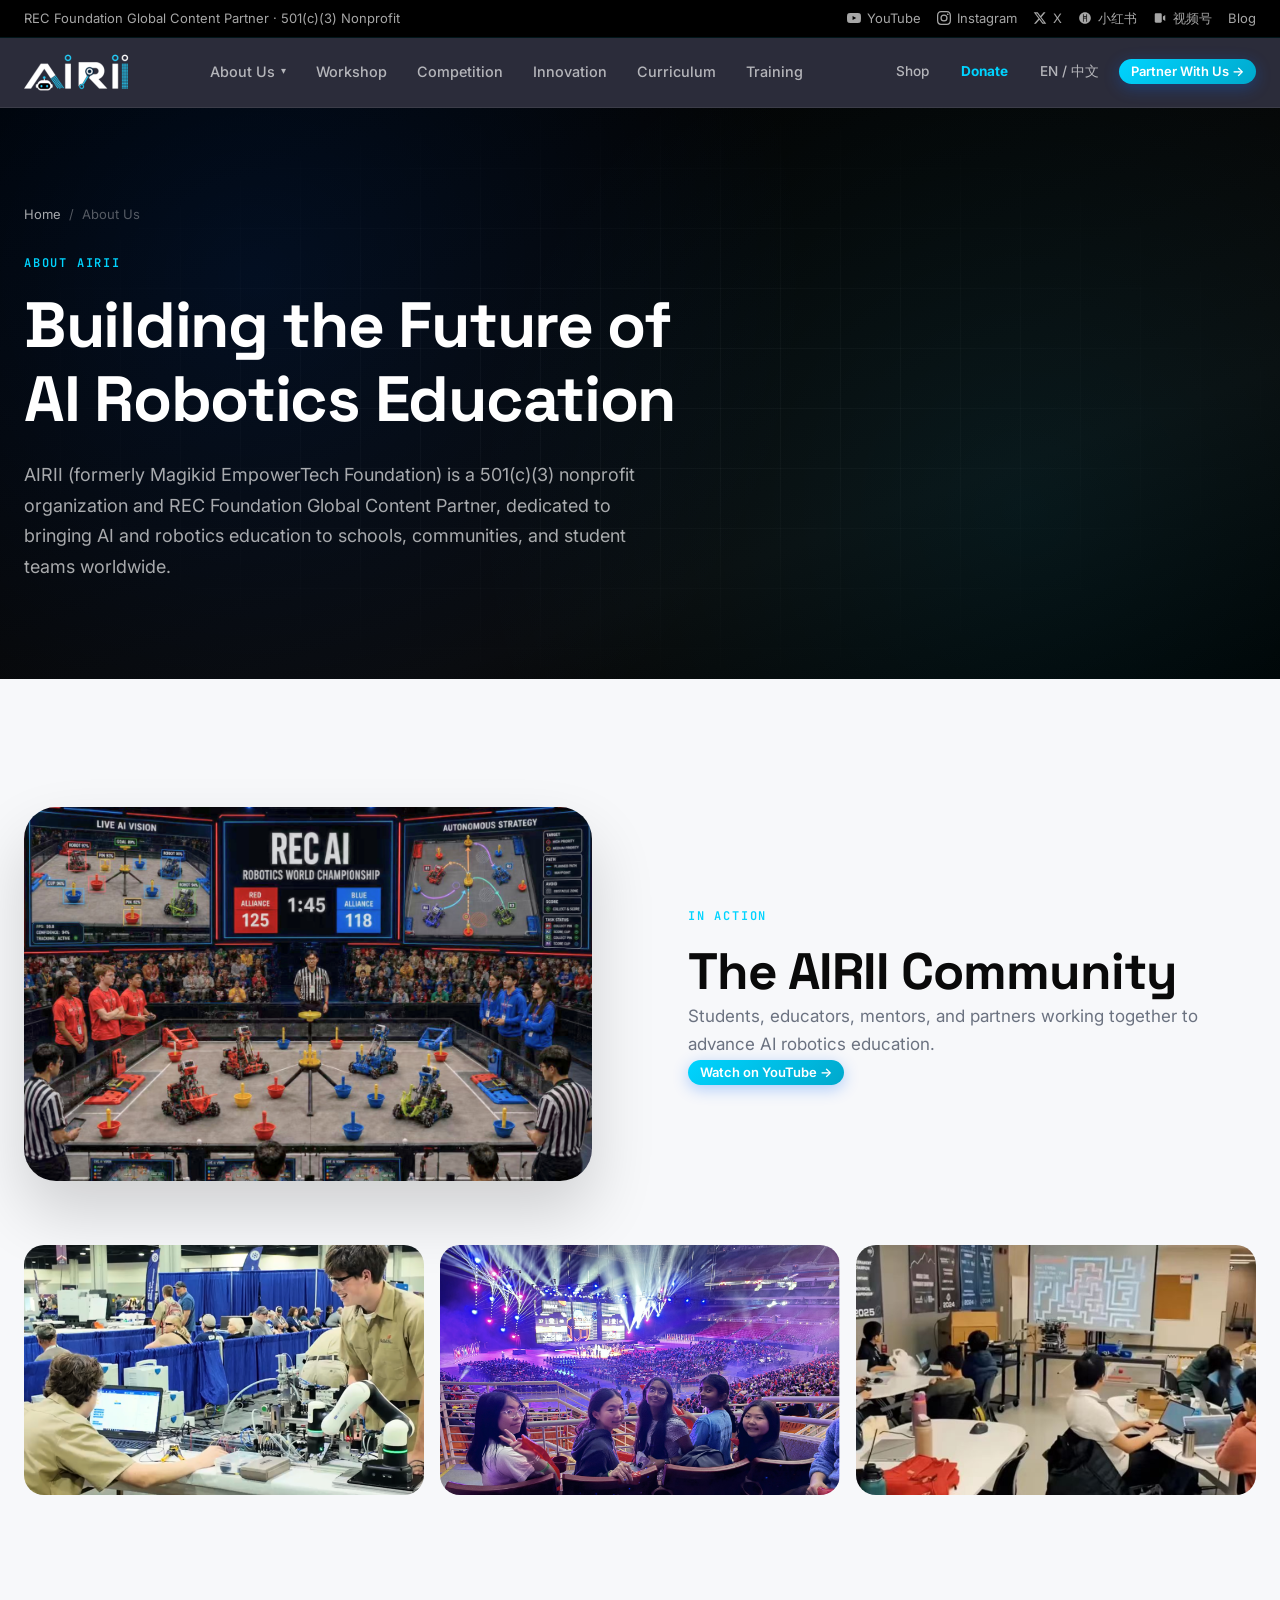
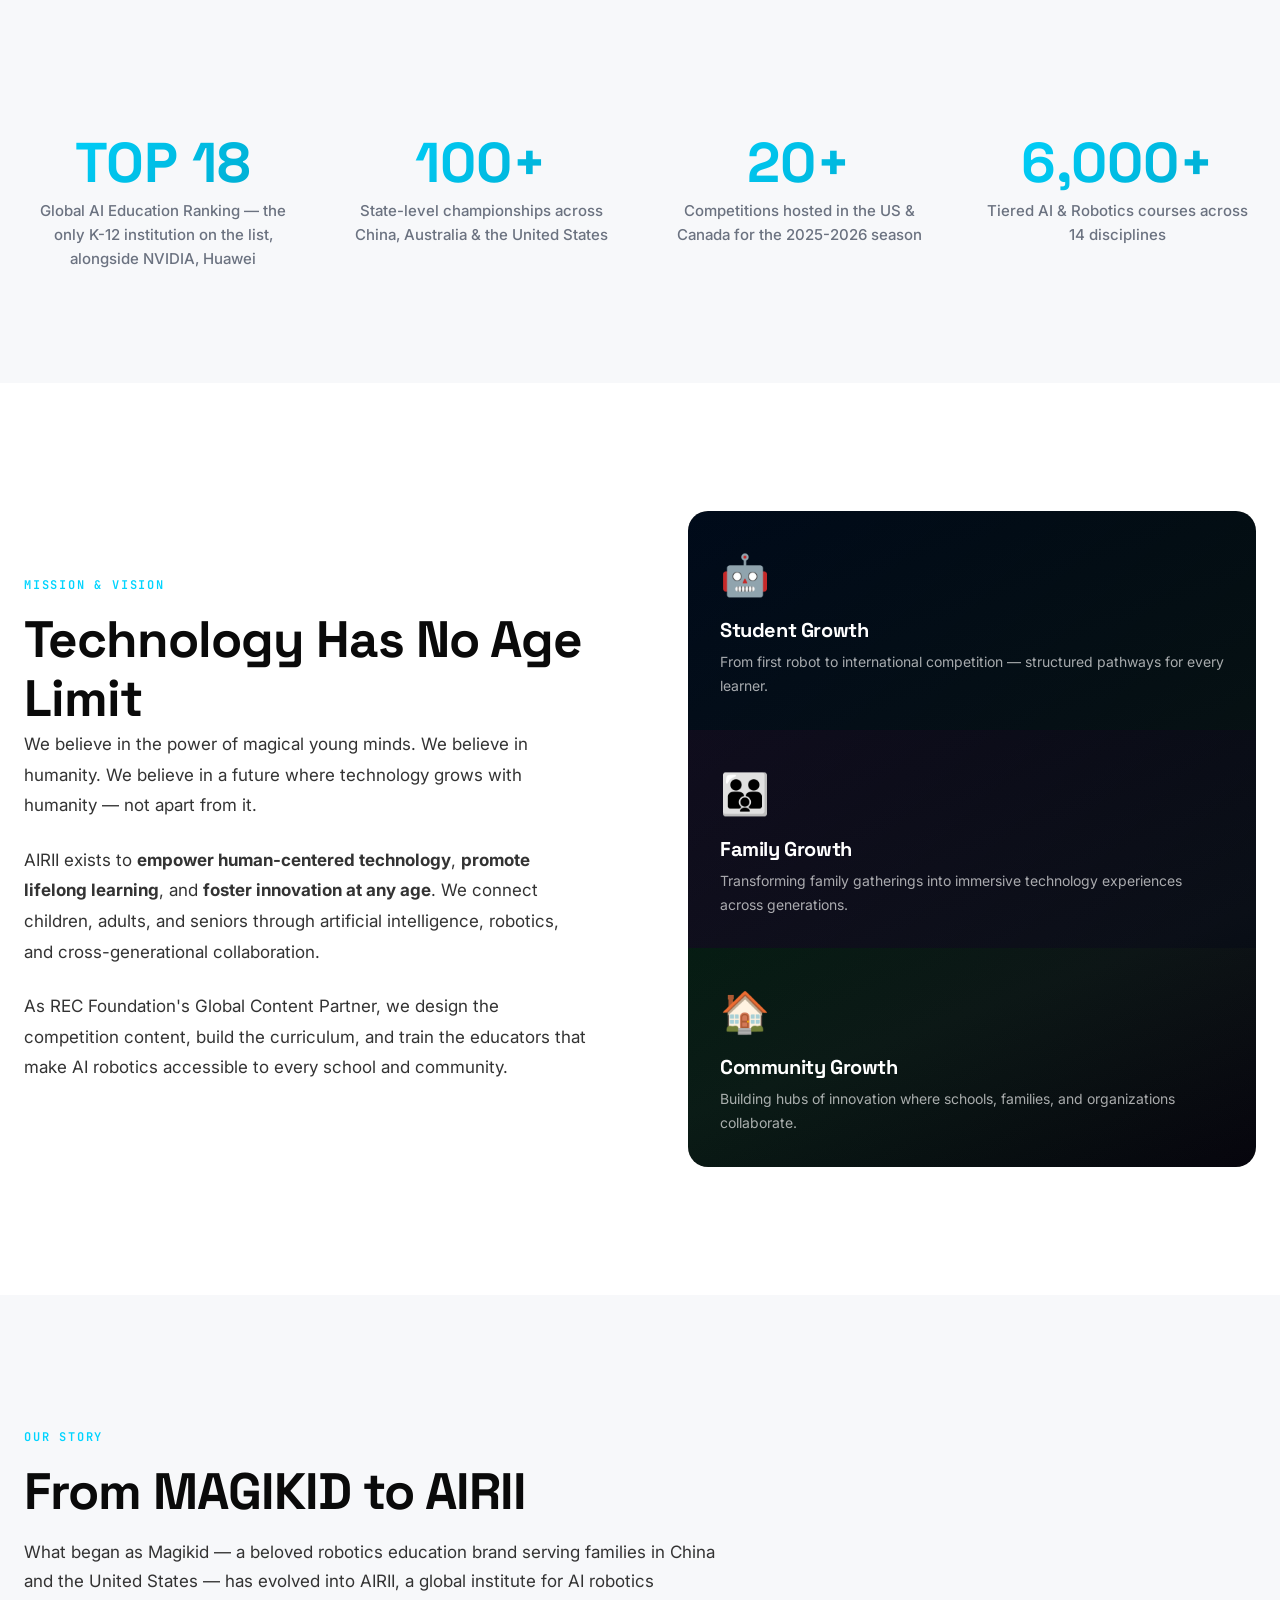
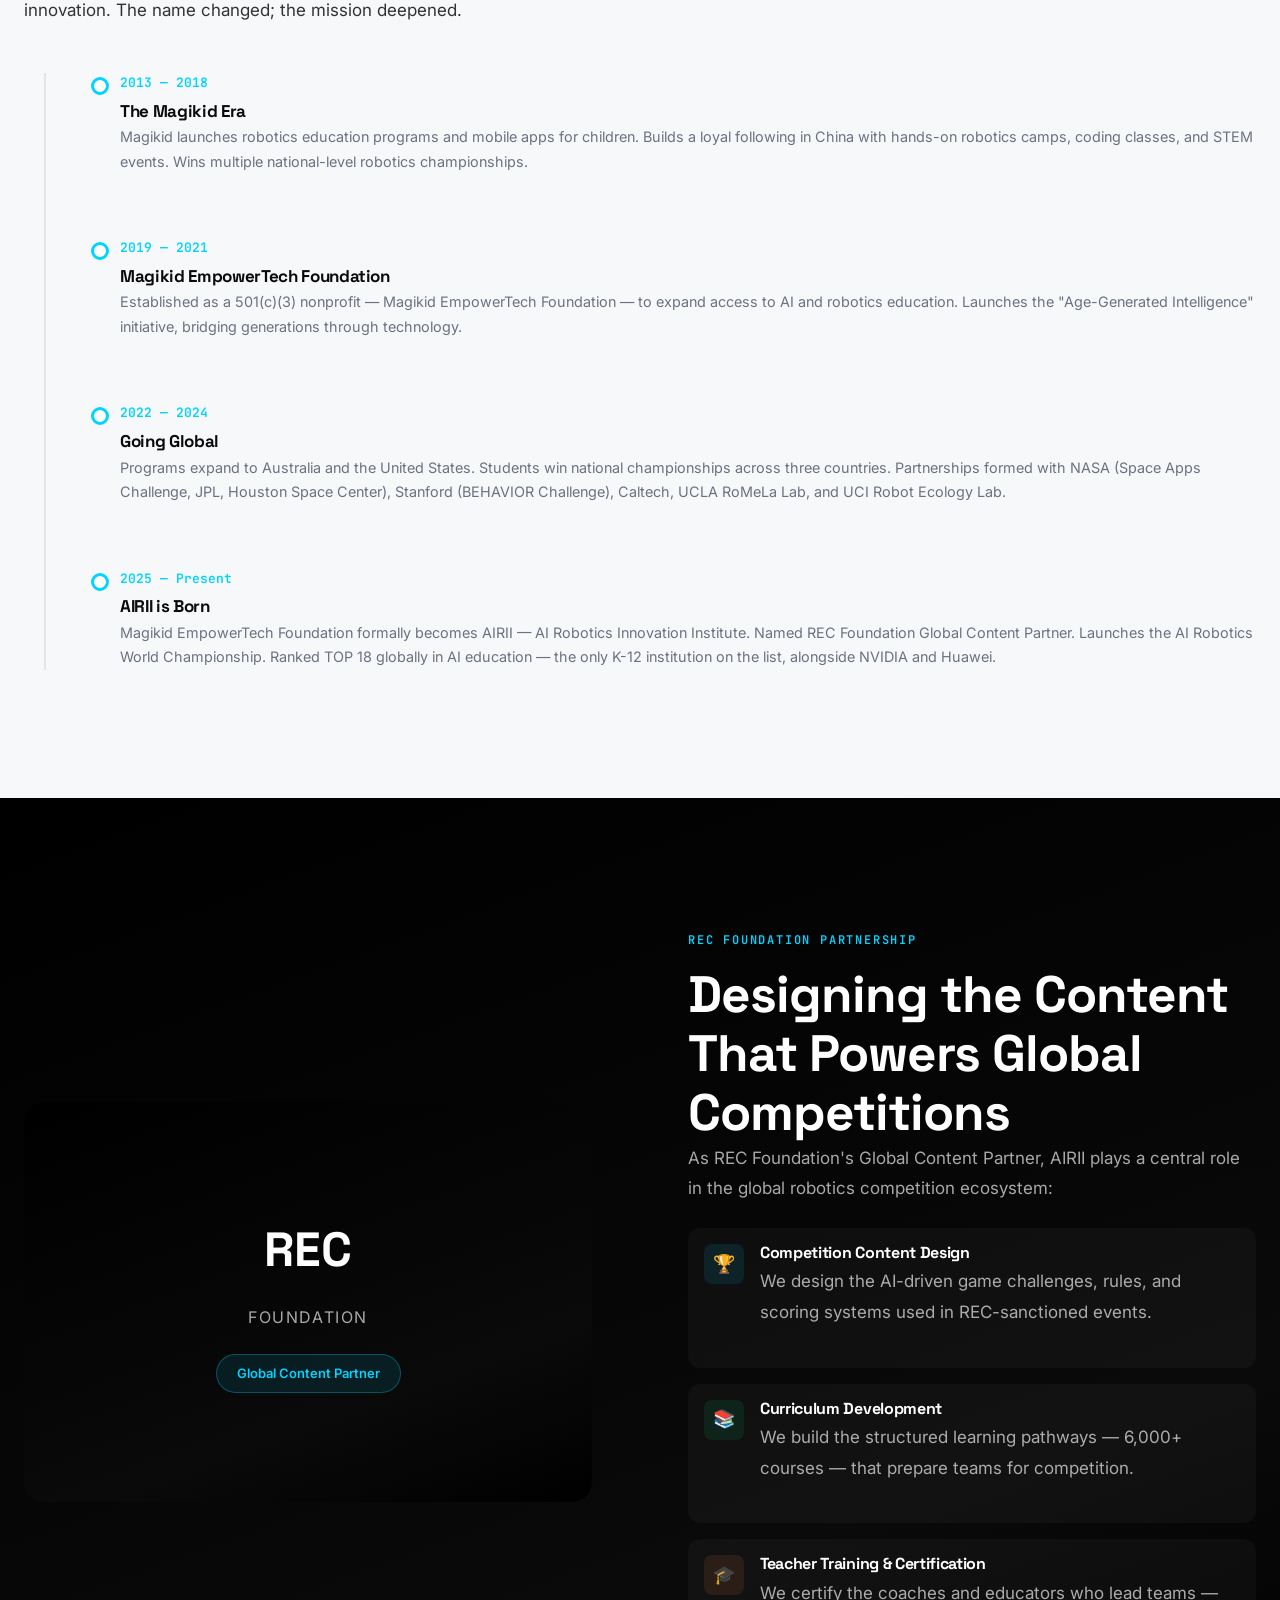
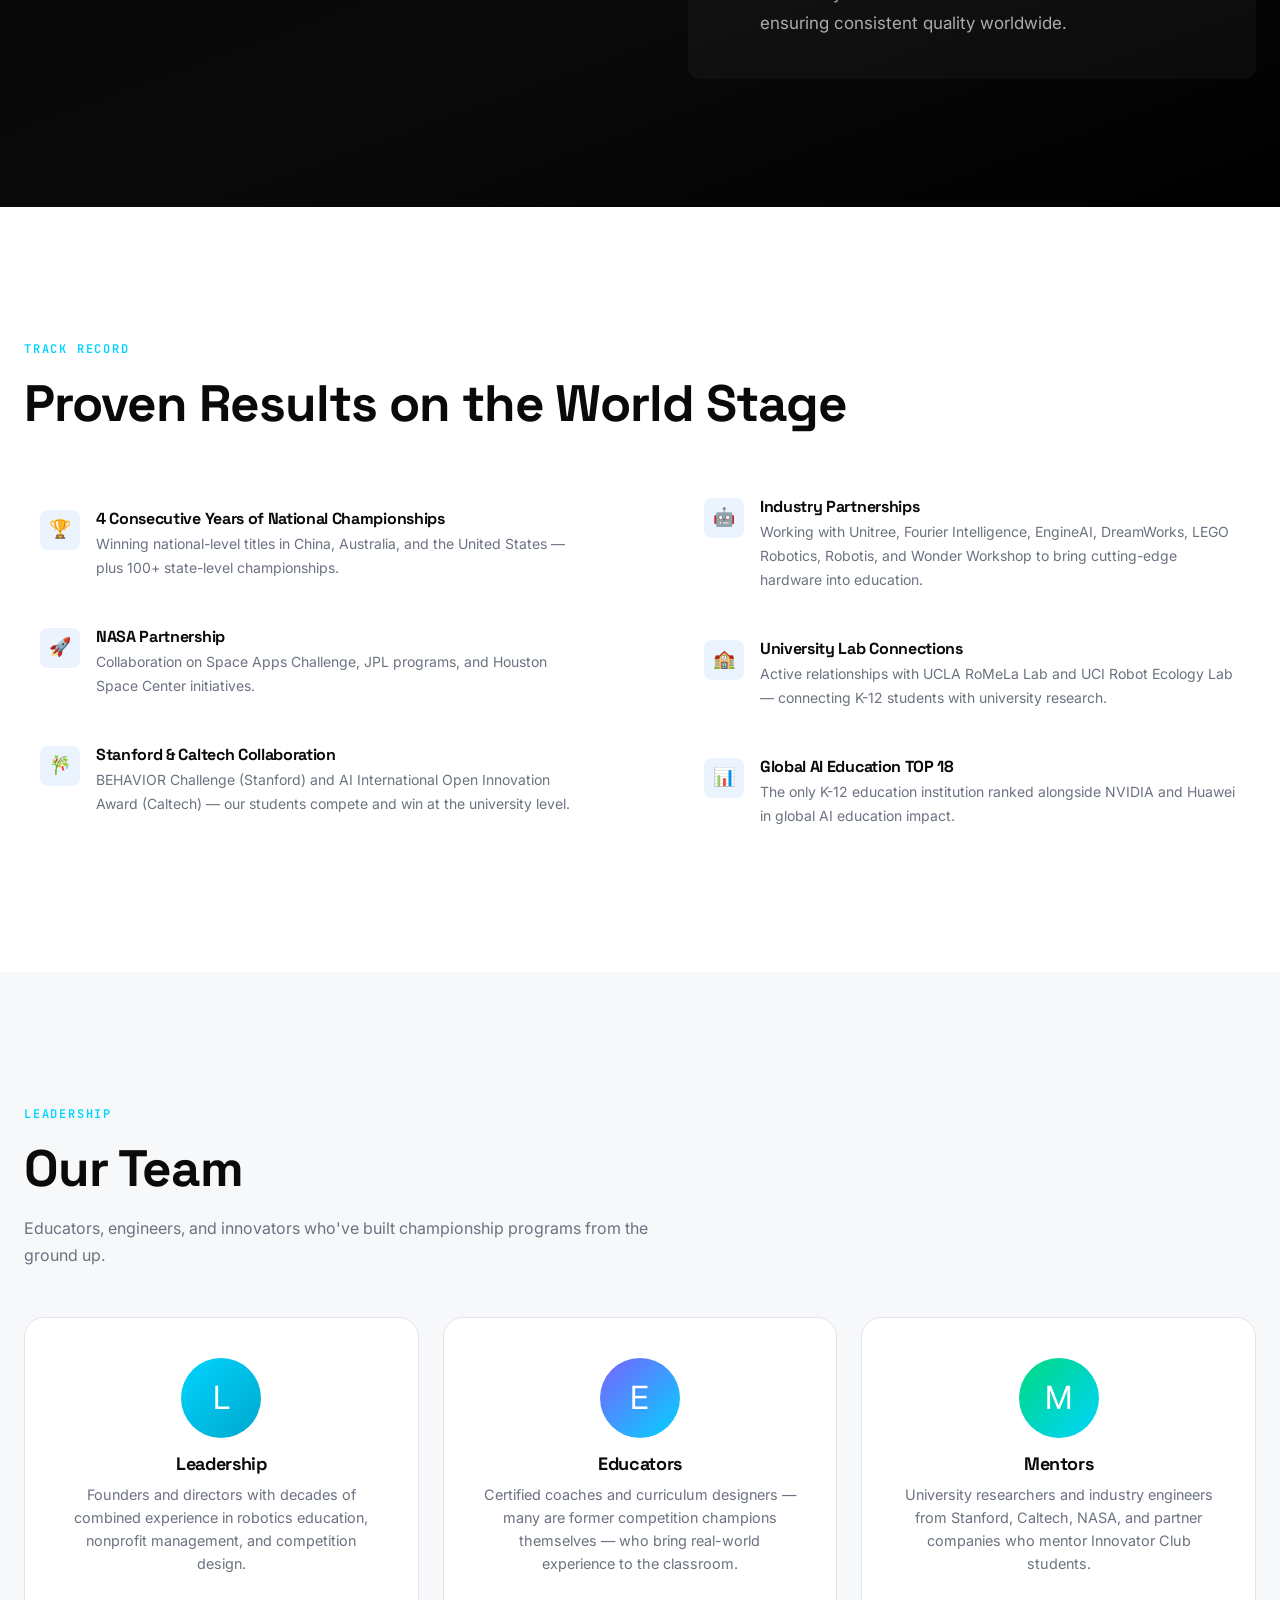
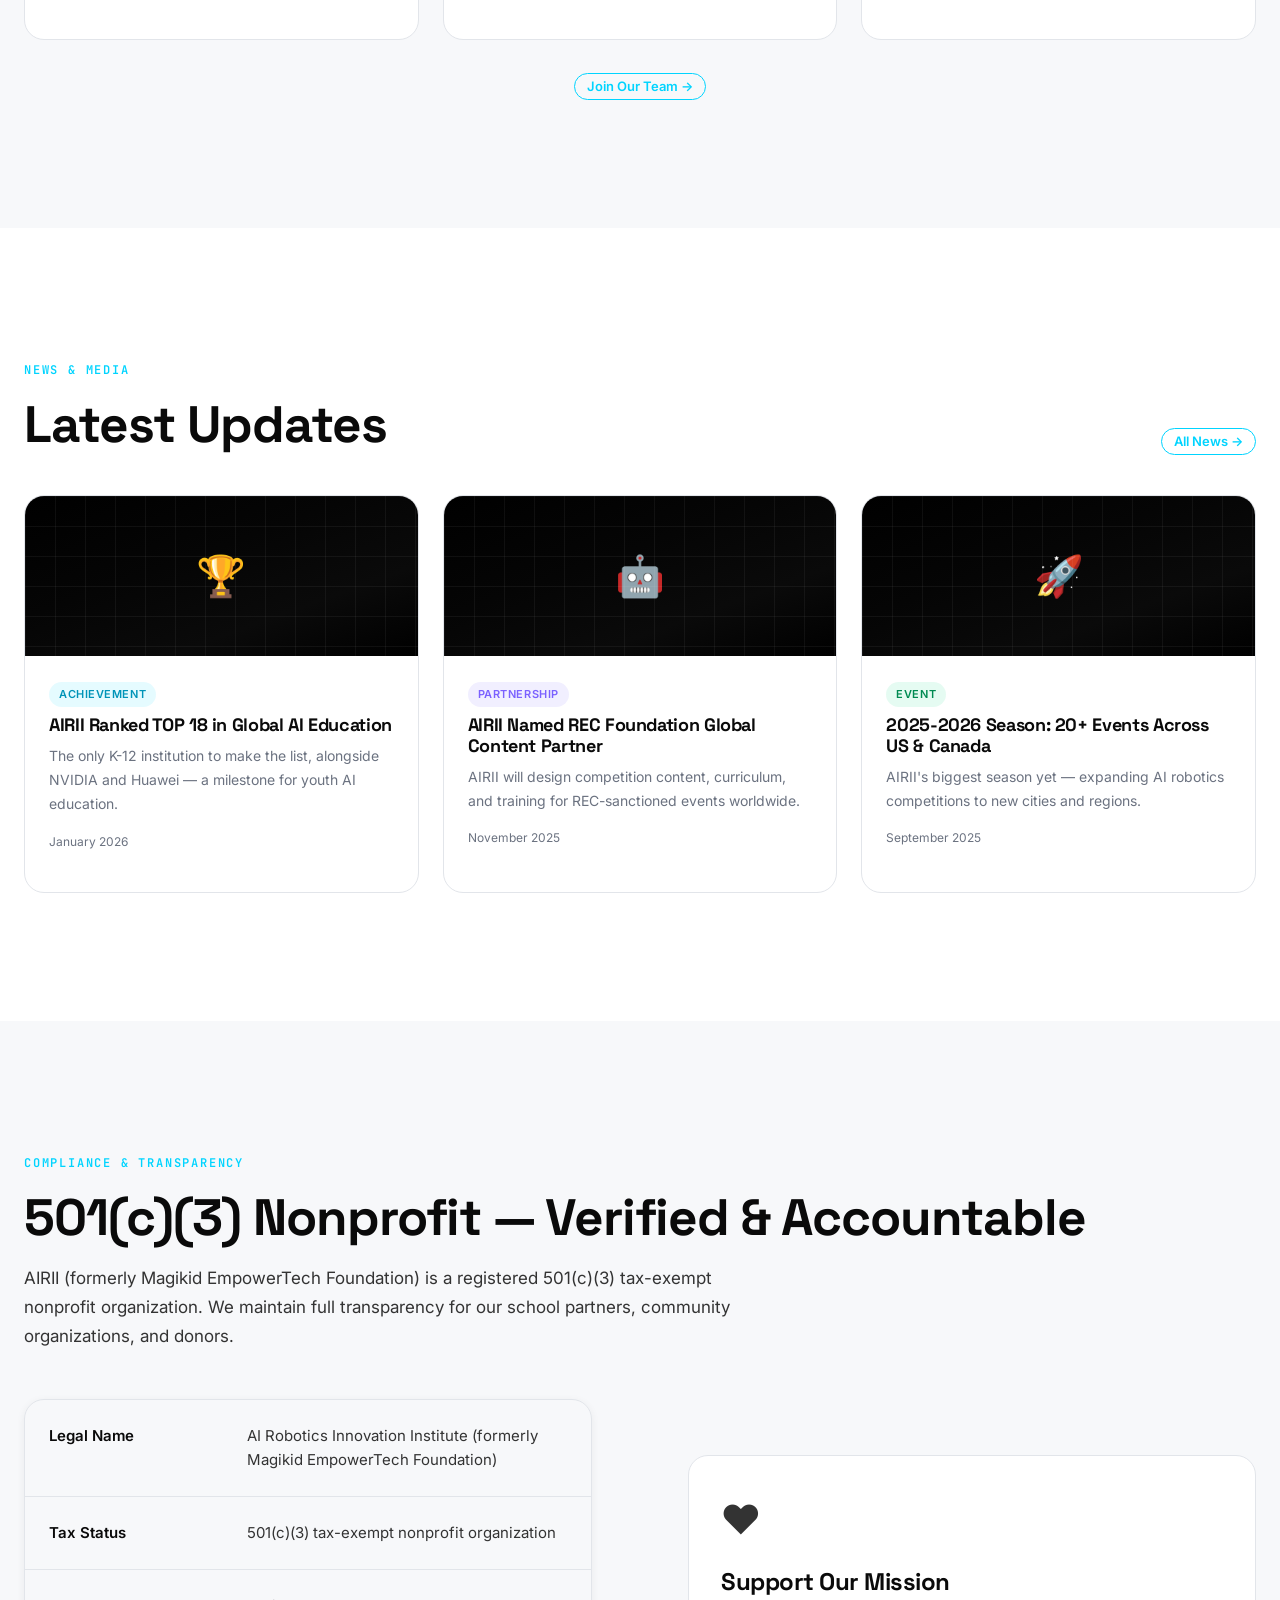
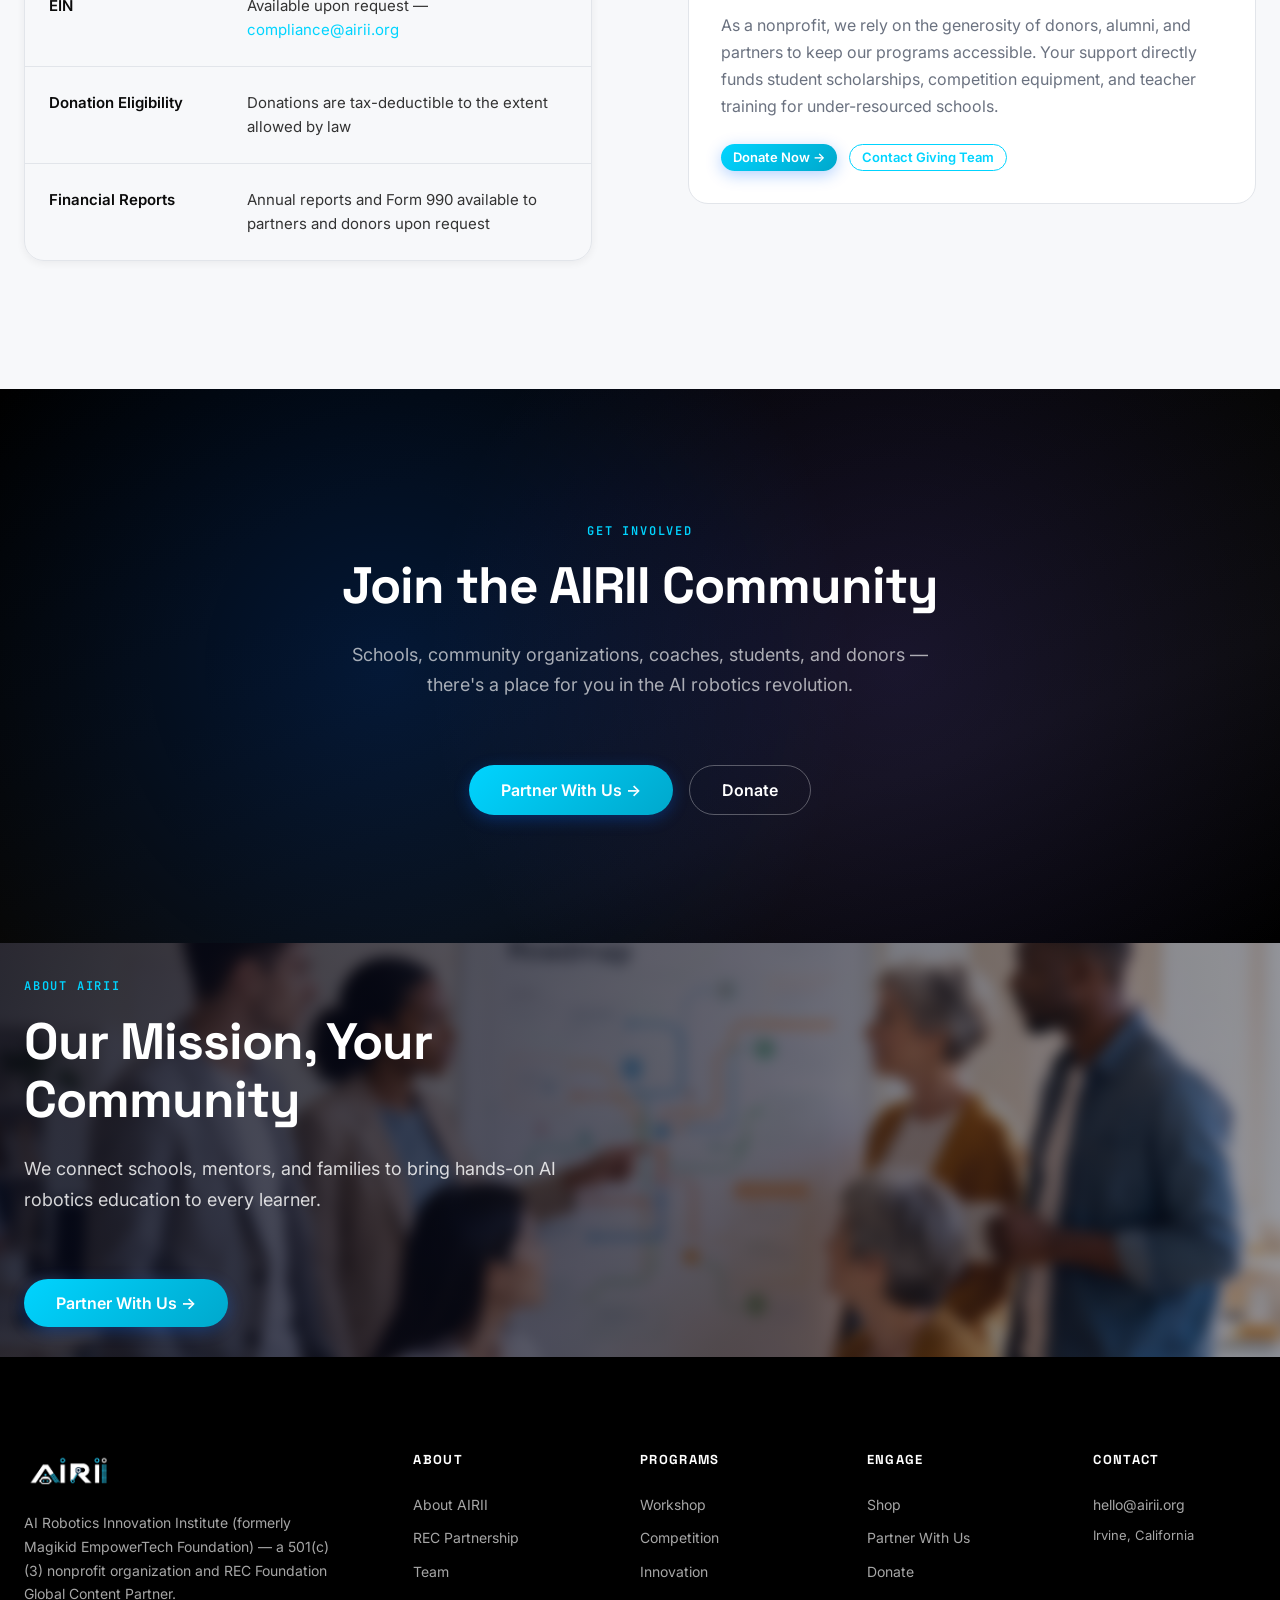
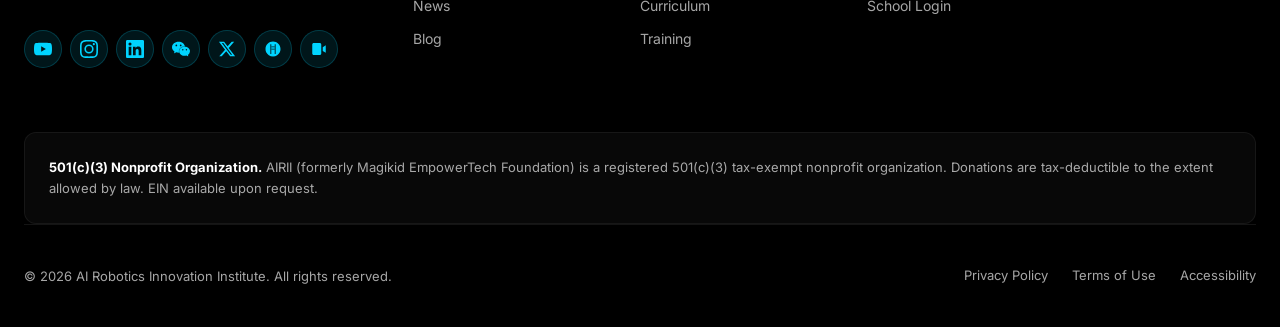
<file: about.html>
<!DOCTYPE html>
<html lang="en">
<head>
    <meta charset="UTF-8">
    <meta name="viewport" content="width=device-width, initial-scale=1.0">
    <title>About AIRII — AI Robotics Innovation Institute</title>
    <meta name="description" content="AIRII (formerly Magikid EmpowerTech Foundation) is a 501(c)(3) nonprofit and REC Foundation Global Content Partner. Learn about our mission, story, team, and compliance.">
    <link rel="preconnect" href="https://fonts.googleapis.com">
    <link rel="preconnect" href="https://fonts.gstatic.com" crossorigin>
    <link href="https://fonts.googleapis.com/css2?family=Space+Grotesk:wght@400;500;700&family=Inter:wght@400;500;600&family=JetBrains+Mono:wght@500;600&display=swap" rel="stylesheet">
    <link rel="stylesheet" href="css/style.css">
</head>
<body>
<!-- ===== Social Top Bar ===== -->
<div class="social-topbar">
    <div class="social-topbar-inner">
        <span>REC Foundation Global Content Partner · 501(c)(3) Nonprofit</span>
        <div class="social-topbar-links">
            <a href="https://youtube.com/@airii" target="_blank" rel="noopener"><svg viewBox="0 0 24 24" width="14" height="14" fill="currentColor"><path d="M23.498 6.186a3.016 3.016 0 0 0-2.122-2.136C19.505 3.545 12 3.545 12 3.545s-7.505 0-9.377.505A3.017 3.017 0 0 0 .502 6.186C0 8.07 0 12 0 12s0 3.93.502 5.814a3.016 3.016 0 0 0 2.122 2.136c1.871.505 9.376.505 9.376.505s7.505 0 9.377-.505a3.015 3.015 0 0 0 2.122-2.136C24 15.93 24 12 24 12s0-3.93-.502-5.814zM9.545 15.568V8.432L15.818 12l-6.273 3.568z"/></svg> YouTube</a>
            <a href="https://instagram.com/airii" target="_blank" rel="noopener"><svg viewBox="0 0 24 24" width="14" height="14" fill="currentColor"><path d="M12 2.163c3.204 0 3.584.012 4.85.07 3.252.148 4.771 1.691 4.919 4.919.058 1.265.069 1.645.069 4.849 0 3.205-.012 3.584-.069 4.849-.149 3.225-1.664 4.771-4.919 4.919-1.266.058-1.644.07-4.85.07-3.204 0-3.584-.012-4.849-.07-3.26-.149-4.771-1.699-4.919-4.92-.058-1.265-.07-1.644-.07-4.849 0-3.204.013-3.583.07-4.849.149-3.227 1.664-4.771 4.919-4.919 1.266-.057 1.645-.069 4.849-.069zM12 0C8.741 0 8.333.014 7.053.072 2.695.272.273 2.69.073 7.052.014 8.333 0 8.741 0 12c0 3.259.014 3.668.072 4.948.2 4.358 2.618 6.78 6.98 6.98C8.333 23.986 8.741 24 12 24c3.259 0 3.668-.014 4.948-.072 4.354-.2 6.782-2.618 6.979-6.98.059-1.28.073-1.689.073-4.948 0-3.259-.014-3.667-.072-4.947-.196-4.354-2.617-6.78-6.979-6.98C15.668.014 15.259 0 12 0zm0 5.838a6.162 6.162 0 1 0 0 12.324 6.162 6.162 0 0 0 0-12.324zM12 16a4 4 0 1 1 0-8 4 4 0 0 1 0 8zm6.406-11.845a1.44 1.44 0 1 0 0 2.881 1.44 1.44 0 0 0 0-2.881z"/></svg> Instagram</a>
            <a href="https://x.com/airii" target="_blank" rel="noopener"><svg viewBox="0 0 24 24" width="14" height="14" fill="currentColor"><path d="M18.244 2.25h3.308l-7.227 8.26 8.502 11.24H16.17l-5.214-6.817L4.99 21.75H1.68l7.73-8.835L1.254 2.25H8.08l4.713 6.231zm-1.161 17.52h1.833L7.084 4.126H5.117z"/></svg> X</a>
            <a href="https://www.xiaohongshu.com/user/profile/airii" target="_blank" rel="noopener"><svg viewBox="0 0 24 24" width="14" height="14" fill="currentColor"><path d="M12 2C6.48 2 2 6.48 2 12s4.48 10 10 10 10-4.48 10-10S17.52 2 12 2zm-2 6.5h4v1.2h-4V8.5zm0 3h4v1.2h-4V11.5zM8.5 5.5h1.2v13H8.5v-13zm5.8 0h1.2v13h-1.2v-13z"/></svg> 小红书</a>
            <a href="#wechat-channels" class="channels-trigger"><svg viewBox="0 0 24 24" width="14" height="14" fill="currentColor"><path d="M3 6c0-1.1.9-2 2-2h8c1.1 0 2 .9 2 2v12c0 1.1-.9 2-2 2H5c-1.1 0-2-.9-2-2V6zm14 3.5l4-2.5v10l-4-2.5v-5z"/></svg> 视频号</a>
            <a href="blog.html">Blog</a>
        </div>
    </div>
</div>


<!-- ===== Navigation ===== -->
<nav class="navbar navbar-dark" id="navbar">
    <div class="nav-inner">
        <a href="index.html" class="nav-logo">
            <img src="images/magikid-logo.png" alt="AIRII" class="nav-logo-img">
        </a>
        <ul class="nav-menu">
            <li class="has-dropdown">
                <a href="about.html">About Us <span class="arrow">&#9662;</span></a>
                <div class="dropdown">
                    <a href="about.html#mission">Mission &amp; Vision</a>
                    <a href="about.html#story">Our Story</a>
                    <a href="about.html#rec-partnership">REC Foundation Partnership</a>
                    <a href="about.html#team">Team</a>
                    <a href="about.html#news">News &amp; Media</a>
            <a href="blog.html">Blog</a>
                    <a href="about.html#compliance">Compliance &amp; Transparency</a>
                </div>
            </li>
            <li><a href="workshop.html">Workshop</a></li>
            <li><a href="competition.html">Competition</a></li>
            <li><a href="innovation.html">Innovation</a></li>
            <li><a href="curriculum.html">Curriculum</a></li>
            <li><a href="training.html">Training</a></li>
        </ul>
        <div class="nav-tools">
            <a href="shop.html" class="nav-tool-link">Shop</a>
            <a href="donate.html" class="nav-tool-link" style="color:var(--color-cyan); font-weight:700;">Donate</a>
            <a href="#" class="nav-tool-link">EN / 中文</a>
            
            <a href="#partner" class="btn btn-primary btn-sm">Partner With Us &rarr;</a>
            <button class="nav-toggle" aria-label="Menu">
                <span></span><span></span><span></span>
            </button>
        </div>
    </div>
</nav>

<!-- ===== Page Header ===== -->
<section class="page-header">
    <div class="container">
        <div class="breadcrumb">
            <a href="index.html">Home</a> <span>/</span> <span>About Us</span>
        </div>
        <span class="eyebrow">About AIRII</span>
        <h1>Building the Future of<br>AI Robotics Education</h1>
        <p>AIRII (formerly Magikid EmpowerTech Foundation) is a 501(c)(3) nonprofit organization and REC Foundation Global Content Partner, dedicated to bringing AI and robotics education to schools, communities, and student teams worldwide.</p>
    </div>
</section>

<!-- ===== Page Visual ===== -->
<section class="section section-light">
    <div class="container">
        <div class="split-section fade-up">
            <div class="split-section-image"><img src="images/Home_Big_1.png" alt="The AIRII Community"></div>
            <div>
                <span class="eyebrow">In Action</span>
                <h2>The AIRII Community</h2>
                <p style="color:var(--text-muted); font-size:1.0625rem;">Students, educators, mentors, and partners working together to advance AI robotics education.</p>
                <a href="https://youtube.com/@airii" target="_blank" rel="noopener" class="btn btn-primary btn-sm">Watch on YouTube &rarr;</a>
            </div>
        </div>
        <div class="media-gallery fade-up" style="margin-top: 64px;">
            <div class="media-item"><img src="images/Workshop_Big_1.png" alt="Workshops"><div class="media-overlay"><span class="media-caption">Workshops</span></div></div>
<div class="media-item"><img src="images/Competition_Big_1.png" alt="Competitions"><div class="media-overlay"><span class="media-caption">Competitions</span></div></div>
<div class="media-item"><img src="images/Innovation_Big_1.png" alt="Innovation"><div class="media-overlay"><span class="media-caption">Innovation</span></div></div>
        </div>
    </div>
</section>


<!-- ===== Stats Bar ===== -->
<section class="section section-light" style="padding: 48px 0;">
    <div class="container">
        <div class="stats-bar fade-up">
            <div class="stat-item">
                <div class="stat-num">TOP 18</div>
                <div class="stat-label">Global AI Education Ranking — the only K-12 institution on the list, alongside NVIDIA, Huawei</div>
            </div>
            <div class="stat-item">
                <div class="stat-num">100+</div>
                <div class="stat-label">State-level championships across China, Australia &amp; the United States</div>
            </div>
            <div class="stat-item">
                <div class="stat-num">20+</div>
                <div class="stat-label">Competitions hosted in the US &amp; Canada for the 2025-2026 season</div>
            </div>
            <div class="stat-item">
                <div class="stat-num">6,000+</div>
                <div class="stat-label">Tiered AI &amp; Robotics courses across 14 disciplines</div>
            </div>
        </div>
    </div>
</section>

<!-- ===== Mission & Vision ===== -->
<section class="section" id="mission">
    <div class="container">
        <div class="two-col">
            <div class="two-col-text fade-up">
                <span class="eyebrow">Mission &amp; Vision</span>
                <h2>Technology Has No Age Limit</h2>
                <p>We believe in the power of magical young minds. We believe in humanity. We believe in a future where technology grows with humanity — not apart from it.</p>
                <p>AIRII exists to <strong>empower human-centered technology</strong>, <strong>promote lifelong learning</strong>, and <strong>foster innovation at any age</strong>. We connect children, adults, and seniors through artificial intelligence, robotics, and cross-generational collaboration.</p>
                <p>As REC Foundation's Global Content Partner, we design the competition content, build the curriculum, and train the educators that make AI robotics accessible to every school and community.</p>
            </div>
            <div class="two-col-visual fade-up" style="display:flex; flex-direction:column; gap:0; padding:0; min-height:auto;">
                <div style="padding: 32px; background: linear-gradient(135deg, rgba(0,102,255,0.1), rgba(0,212,255,0.05)); border-radius: 20px 20px 0 0; flex:1; display:flex; flex-direction:column; justify-content:center;">
                    <div style="font-size:2.5rem; margin-bottom:12px;">&#129302;</div>
                    <h4 style="color:var(--color-white); margin-bottom:8px;">Student Growth</h4>
                    <p style="font-size:0.875rem; color:var(--text-light-muted);">From first robot to international competition — structured pathways for every learner.</p>
                </div>
                <div style="padding: 32px; background: linear-gradient(135deg, rgba(123,97,255,0.1), rgba(0,102,255,0.05)); flex:1; display:flex; flex-direction:column; justify-content:center;">
                    <div style="font-size:2.5rem; margin-bottom:12px;">&#128106;</div>
                    <h4 style="color:var(--color-white); margin-bottom:8px;">Family Growth</h4>
                    <p style="font-size:0.875rem; color:var(--text-light-muted);">Transforming family gatherings into immersive technology experiences across generations.</p>
                </div>
                <div style="padding: 32px; background: linear-gradient(135deg, rgba(0,217,126,0.1), rgba(123,97,255,0.05)); border-radius: 0 0 20px 20px; flex:1; display:flex; flex-direction:column; justify-content:center;">
                    <div style="font-size:2.5rem; margin-bottom:12px;">&#127968;</div>
                    <h4 style="color:var(--color-white); margin-bottom:8px;">Community Growth</h4>
                    <p style="font-size:0.875rem; color:var(--text-light-muted);">Building hubs of innovation where schools, families, and organizations collaborate.</p>
                </div>
            </div>
        </div>
    </div>
</section>

<!-- ===== Our Story ===== -->
<section class="section section-light" id="story">
    <div class="container">
        <div class="fade-up" style="margin-bottom: 48px;">
            <span class="eyebrow">Our Story</span>
            <h2>From MAGIKID to AIRII</h2>
            <p style="max-width: 720px; margin-top: 16px; font-size: 1.0625rem; color: var(--text-body);">
                What began as Magikid — a beloved robotics education brand serving families in China and the United States — has evolved into AIRII, a global institute for AI robotics innovation. The name changed; the mission deepened.
            </p>
        </div>

        <div class="timeline fade-up">
            <div class="timeline-item">
                <div class="timeline-dot"></div>
                <div class="timeline-date">2013 — 2018</div>
                <h5>The Magikid Era</h5>
                <p>Magikid launches robotics education programs and mobile apps for children. Builds a loyal following in China with hands-on robotics camps, coding classes, and STEM events. Wins multiple national-level robotics championships.</p>
            </div>
            <div class="timeline-item">
                <div class="timeline-dot"></div>
                <div class="timeline-date">2019 — 2021</div>
                <h5>Magikid EmpowerTech Foundation</h5>
                <p>Established as a 501(c)(3) nonprofit — Magikid EmpowerTech Foundation — to expand access to AI and robotics education. Launches the "Age-Generated Intelligence" initiative, bridging generations through technology.</p>
            </div>
            <div class="timeline-item">
                <div class="timeline-dot"></div>
                <div class="timeline-date">2022 — 2024</div>
                <h5>Going Global</h5>
                <p>Programs expand to Australia and the United States. Students win national championships across three countries. Partnerships formed with NASA (Space Apps Challenge, JPL, Houston Space Center), Stanford (BEHAVIOR Challenge), Caltech, UCLA RoMeLa Lab, and UCI Robot Ecology Lab.</p>
            </div>
            <div class="timeline-item">
                <div class="timeline-dot"></div>
                <div class="timeline-date">2025 — Present</div>
                <h5>AIRII is Born</h5>
                <p>Magikid EmpowerTech Foundation formally becomes AIRII — AI Robotics Innovation Institute. Named REC Foundation Global Content Partner. Launches the AI Robotics World Championship. Ranked TOP 18 globally in AI education — the only K-12 institution on the list, alongside NVIDIA and Huawei.</p>
            </div>
        </div>
    </div>
</section>

<!-- ===== REC Partnership ===== -->
<section class="section section-dark-grad" id="rec-partnership">
    <div class="container">
        <div class="two-col">
            <div class="two-col-visual fade-up" style="display:flex; align-items:center; justify-content:center; min-height: 400px;">
                <div style="text-align:center;">
                    <div style="font-family:var(--font-display); font-size: 3rem; font-weight: 800; color: var(--color-white); margin-bottom: 16px;">REC</div>
                    <div style="font-size: 1rem; color: var(--text-light-muted); letter-spacing: 0.1em;">FOUNDATION</div>
                    <div style="margin-top: 24px; padding: 8px 20px; background: rgba(0,212,255,0.1); border: 1px solid rgba(0,212,255,0.3); border-radius: 9999px; display:inline-block; color: var(--color-cyan); font-size: 0.8125rem; font-weight: 600;">Global Content Partner</div>
                </div>
            </div>
            <div class="two-col-text fade-up" style="color: var(--text-light);">
                <span class="eyebrow eyebrow-light">REC Foundation Partnership</span>
                <h2 style="color: var(--color-white);">Designing the Content That Powers Global Competitions</h2>
                <p style="color: var(--text-light-muted);">As REC Foundation's Global Content Partner, AIRII plays a central role in the global robotics competition ecosystem:</p>
                <div class="feature-list" style="margin-top: 24px;">
                    <div class="feature-item" style="background: rgba(255,255,255,0.03);">
                        <div class="feature-icon" style="background: rgba(0,212,255,0.1); color: var(--color-cyan);">&#127942;</div>
                        <div>
                            <h5 style="color: var(--color-white);">Competition Content Design</h5>
                            <p style="color: var(--text-light-muted);">We design the AI-driven game challenges, rules, and scoring systems used in REC-sanctioned events.</p>
                        </div>
                    </div>
                    <div class="feature-item" style="background: rgba(255,255,255,0.03);">
                        <div class="feature-icon" style="background: rgba(0,217,126,0.1); color: var(--color-green);">&#128218;</div>
                        <div>
                            <h5 style="color: var(--color-white);">Curriculum Development</h5>
                            <p style="color: var(--text-light-muted);">We build the structured learning pathways — 6,000+ courses — that prepare teams for competition.</p>
                        </div>
                    </div>
                    <div class="feature-item" style="background: rgba(255,255,255,0.03);">
                        <div class="feature-icon" style="background: rgba(255,140,66,0.1); color: var(--color-orange);">&#127891;</div>
                        <div>
                            <h5 style="color: var(--color-white);">Teacher Training &amp; Certification</h5>
                            <p style="color: var(--text-light-muted);">We certify the coaches and educators who lead teams — ensuring consistent quality worldwide.</p>
                        </div>
                    </div>
                </div>
            </div>
        </div>
    </div>
</section>

<!-- ===== Achievements ===== -->
<section class="section" id="achievements">
    <div class="container">
        <div class="fade-up" style="margin-bottom: 48px;">
            <span class="eyebrow">Track Record</span>
            <h2>Proven Results on the World Stage</h2>
        </div>

        <div class="two-col">
            <div class="fade-up">
                <div class="feature-list">
                    <div class="feature-item">
                        <div class="feature-icon">&#127942;</div>
                        <div>
                            <h5>4 Consecutive Years of National Championships</h5>
                            <p>Winning national-level titles in China, Australia, and the United States — plus 100+ state-level championships.</p>
                        </div>
                    </div>
                    <div class="feature-item">
                        <div class="feature-icon">&#128640;</div>
                        <div>
                            <h5>NASA Partnership</h5>
                            <p>Collaboration on Space Apps Challenge, JPL programs, and Houston Space Center initiatives.</p>
                        </div>
                    </div>
                    <div class="feature-item">
                        <div class="feature-icon">&#127883;</div>
                        <div>
                            <h5>Stanford &amp; Caltech Collaboration</h5>
                            <p>BEHAVIOR Challenge (Stanford) and AI International Open Innovation Award (Caltech) — our students compete and win at the university level.</p>
                        </div>
                    </div>
                </div>
            </div>
            <div class="fade-up">
                <div class="feature-list">
                    <div class="feature-item">
                        <div class="feature-icon">&#129302;</div>
                        <div>
                            <h5>Industry Partnerships</h5>
                            <p>Working with Unitree, Fourier Intelligence, EngineAI, DreamWorks, LEGO Robotics, Robotis, and Wonder Workshop to bring cutting-edge hardware into education.</p>
                        </div>
                    </div>
                    <div class="feature-item">
                        <div class="feature-icon">&#127979;</div>
                        <div>
                            <h5>University Lab Connections</h5>
                            <p>Active relationships with UCLA RoMeLa Lab and UCI Robot Ecology Lab — connecting K-12 students with university research.</p>
                        </div>
                    </div>
                    <div class="feature-item">
                        <div class="feature-icon">&#128202;</div>
                        <div>
                            <h5>Global AI Education TOP 18</h5>
                            <p>The only K-12 education institution ranked alongside NVIDIA and Huawei in global AI education impact.</p>
                        </div>
                    </div>
                </div>
            </div>
        </div>
    </div>
</section>

<!-- ===== Team ===== -->
<section class="section section-light" id="team">
    <div class="container">
        <div class="fade-up" style="margin-bottom: 48px;">
            <span class="eyebrow">Leadership</span>
            <h2>Our Team</h2>
            <p style="max-width: 640px; margin-top: 16px; color: var(--text-muted);">Educators, engineers, and innovators who've built championship programs from the ground up.</p>
        </div>

        <div class="section-cards">
            <div class="section-card fade-up" style="text-align:center;">
                <div style="width:80px; height:80px; border-radius:50%; background:var(--gradient-primary); margin:0 auto 16px; display:flex; align-items:center; justify-content:center; font-size:2rem; color:white;">L</div>
                <h3 style="font-size:1.125rem;">Leadership</h3>
                <p>Founders and directors with decades of combined experience in robotics education, nonprofit management, and competition design.</p>
            </div>
            <div class="section-card fade-up" style="text-align:center;">
                <div style="width:80px; height:80px; border-radius:50%; background:var(--gradient-purple); margin:0 auto 16px; display:flex; align-items:center; justify-content:center; font-size:2rem; color:white;">E</div>
                <h3 style="font-size:1.125rem;">Educators</h3>
                <p>Certified coaches and curriculum designers — many are former competition champions themselves — who bring real-world experience to the classroom.</p>
            </div>
            <div class="section-card fade-up" style="text-align:center;">
                <div style="width:80px; height:80px; border-radius:50%; background:linear-gradient(135deg,#00D97E,#00D4FF); margin:0 auto 16px; display:flex; align-items:center; justify-content:center; font-size:2rem; color:white;">M</div>
                <h3 style="font-size:1.125rem;">Mentors</h3>
                <p>University researchers and industry engineers from Stanford, Caltech, NASA, and partner companies who mentor Innovator Club students.</p>
            </div>
        </div>
        <p style="text-align:center; margin-top:32px;"><a href="mailto:hello@airii.org" class="btn btn-ghost btn-sm">Join Our Team &rarr;</a></p>
    </div>
</section>

<!-- ===== News ===== -->
<section class="section" id="news">
    <div class="container">
        <div class="fade-up" style="display:flex; justify-content:space-between; align-items:flex-end; margin-bottom: 40px; flex-wrap:wrap; gap:16px;">
            <div>
                <span class="eyebrow">News &amp; Media</span>
                <h2>Latest Updates</h2>
            </div>
            <a href="#" class="btn btn-ghost btn-sm">All News &rarr;</a>
        </div>

        <div class="project-grid">
            <div class="project-card fade-up">
                <div class="project-card-img" style="height:160px;">
                    <div style="position:absolute; inset:0; display:flex; align-items:center; justify-content:center;"><span style="font-size:2.5rem;">&#127942;</span></div>
                </div>
                <div class="project-card-body">
                    <span class="project-card-tag tag-robotics">Achievement</span>
                    <h5>AIRII Ranked TOP 18 in Global AI Education</h5>
                    <p>The only K-12 institution to make the list, alongside NVIDIA and Huawei — a milestone for youth AI education.</p>
                    <p style="font-size:0.75rem; color:var(--text-muted);">January 2026</p>
                </div>
            </div>
            <div class="project-card fade-up">
                <div class="project-card-img" style="height:160px;">
                    <div style="position:absolute; inset:0; display:flex; align-items:center; justify-content:center;"><span style="font-size:2.5rem;">&#129302;</span></div>
                </div>
                <div class="project-card-body">
                    <span class="project-card-tag tag-ai">Partnership</span>
                    <h5>AIRII Named REC Foundation Global Content Partner</h5>
                    <p>AIRII will design competition content, curriculum, and training for REC-sanctioned events worldwide.</p>
                    <p style="font-size:0.75rem; color:var(--text-muted);">November 2025</p>
                </div>
            </div>
            <div class="project-card fade-up">
                <div class="project-card-img" style="height:160px;">
                    <div style="position:absolute; inset:0; display:flex; align-items:center; justify-content:center;"><span style="font-size:2.5rem;">&#128640;</span></div>
                </div>
                <div class="project-card-body">
                    <span class="project-card-tag tag-vision">Event</span>
                    <h5>2025-2026 Season: 20+ Events Across US &amp; Canada</h5>
                    <p>AIRII's biggest season yet — expanding AI robotics competitions to new cities and regions.</p>
                    <p style="font-size:0.75rem; color:var(--text-muted);">September 2025</p>
                </div>
            </div>
        </div>
    </div>
</section>

<!-- ===== Compliance ===== -->
<section class="section section-light" id="compliance">
    <div class="container">
        <div class="fade-up" style="margin-bottom: 48px;">
            <span class="eyebrow">Compliance &amp; Transparency</span>
            <h2>501(c)(3) Nonprofit — Verified &amp; Accountable</h2>
            <p style="max-width: 720px; margin-top: 16px; font-size: 1.0625rem; color: var(--text-body);">
                AIRII (formerly Magikid EmpowerTech Foundation) is a registered 501(c)(3) tax-exempt nonprofit organization. We maintain full transparency for our school partners, community organizations, and donors.
            </p>
        </div>

        <div class="two-col">
            <div class="fade-up">
                <table class="subpage-table">
                    <tr>
                        <td>Legal Name</td>
                        <td>AI Robotics Innovation Institute (formerly Magikid EmpowerTech Foundation)</td>
                    </tr>
                    <tr>
                        <td>Tax Status</td>
                        <td>501(c)(3) tax-exempt nonprofit organization</td>
                    </tr>
                    <tr>
                        <td>EIN</td>
                        <td>Available upon request — <a href="mailto:compliance@airii.org" style="color:var(--color-primary);">compliance@airii.org</a></td>
                    </tr>
                    <tr>
                        <td>Donation Eligibility</td>
                        <td>Donations are tax-deductible to the extent allowed by law</td>
                    </tr>
                    <tr>
                        <td>Financial Reports</td>
                        <td>Annual reports and Form 990 available to partners and donors upon request</td>
                    </tr>
                </table>
            </div>
            <div class="fade-up" style="padding: 32px; background: var(--color-white); border-radius: var(--radius-lg); border: 1px solid var(--color-gray-200);">
                <div style="font-size:2.5rem; margin-bottom:16px;">&#10084;</div>
                <h3 style="font-size:1.5rem; margin-bottom:16px;">Support Our Mission</h3>
                <p style="color:var(--text-muted); margin-bottom:24px;">As a nonprofit, we rely on the generosity of donors, alumni, and partners to keep our programs accessible. Your support directly funds student scholarships, competition equipment, and teacher training for under-resourced schools.</p>
                <div style="display:flex; gap:12px; flex-wrap:wrap;">
                    <a href="#" class="btn btn-primary btn-sm">Donate Now &rarr;</a>
                    <a href="mailto:giving@airii.org" class="btn btn-ghost btn-sm">Contact Giving Team</a>
                </div>
            </div>
        </div>
    </div>
</section>

<!-- ===== CTA ===== -->
<section class="cta-section">
    <div class="container">
        <div class="fade-up">
            <span class="eyebrow eyebrow-light">Get Involved</span>
            <h2>Join the AIRII Community</h2>
            <p>Schools, community organizations, coaches, students, and donors — there's a place for you in the AI robotics revolution.</p>
            <div class="cta-actions">
                <a href="index.html#partner" class="btn btn-primary btn-lg">Partner With Us &rarr;</a>
                <a href="#" class="btn btn-ghost-light btn-lg">Donate</a>
            </div>
        </div>
    </div>
</section>

<!-- ===== Bottom Image Banner ===== -->
<section class="bottom-banner">
    <div class="bottom-banner__bg" style="background-image:url('images/Banner_About_1.png');"></div>
    <div class="bottom-banner__overlay"></div>
    <div class="container">
        <div class="bottom-banner__content fade-up">
            <span class="eyebrow eyebrow-light">About AIRII</span>
            <h2>Our Mission, Your Community</h2>
            <p>We connect schools, mentors, and families to bring hands-on AI robotics education to every learner.</p>
            <div class="bottom-banner__actions">
                <a href="index.html#partner" class="btn btn-primary btn-lg">Partner With Us →</a>
            </div>
        </div>
    </div>
</section>


<!-- ===== Footer ===== -->
<footer class="footer">
    <div class="container">
        <div class="footer-grid">
            <div class="footer-brand">
                <a href="index.html" class="nav-logo">
                    <img src="images/airii-logo.png" alt="AIRII" class="nav-logo-img" style="height: 34px;">
                </a>
                <p>AI Robotics Innovation Institute (formerly Magikid EmpowerTech Foundation) — a 501(c)(3) nonprofit organization and REC Foundation Global Content Partner.</p>
                <div class="footer-social">
                    <a href="https://youtube.com/@airii" target="_blank" rel="noopener" aria-label="YouTube"><svg viewBox="0 0 24 24" width="18" height="18" fill="currentColor"><path d="M23.498 6.186a3.016 3.016 0 0 0-2.122-2.136C19.505 3.545 12 3.545 12 3.545s-7.505 0-9.377.505A3.017 3.017 0 0 0 .502 6.186C0 8.07 0 12 0 12s0 3.93.502 5.814a3.016 3.016 0 0 0 2.122 2.136c1.871.505 9.376.505 9.376.505s7.505 0 9.377-.505a3.015 3.015 0 0 0 2.122-2.136C24 15.93 24 12 24 12s0-3.93-.502-5.814zM9.545 15.568V8.432L15.818 12l-6.273 3.568z"/></svg></a>
                    <a href="https://instagram.com/airii" target="_blank" rel="noopener" aria-label="Instagram"><svg viewBox="0 0 24 24" width="18" height="18" fill="currentColor"><path d="M12 2.163c3.204 0 3.584.012 4.85.07 3.252.148 4.771 1.691 4.919 4.919.058 1.265.069 1.645.069 4.849 0 3.205-.012 3.584-.069 4.849-.149 3.225-1.664 4.771-4.919 4.919-1.266.058-1.644.07-4.85.07-3.204 0-3.584-.012-4.849-.07-3.26-.149-4.771-1.699-4.919-4.92-.058-1.265-.07-1.644-.07-4.849 0-3.204.013-3.583.07-4.849.149-3.227 1.664-4.771 4.919-4.919 1.266-.057 1.645-.069 4.849-.069zM12 0C8.741 0 8.333.014 7.053.072 2.695.272.273 2.69.073 7.052.014 8.333 0 8.741 0 12c0 3.259.014 3.668.072 4.948.2 4.358 2.618 6.78 6.98 6.98C8.333 23.986 8.741 24 12 24c3.259 0 3.668-.014 4.948-.072 4.354-.2 6.782-2.618 6.979-6.98.059-1.28.073-1.689.073-4.948 0-3.259-.014-3.667-.072-4.947-.196-4.354-2.617-6.78-6.979-6.98C15.668.014 15.259 0 12 0zm0 5.838a6.162 6.162 0 1 0 0 12.324 6.162 6.162 0 0 0 0-12.324zM12 16a4 4 0 1 1 0-8 4 4 0 0 1 0 8zm6.406-11.845a1.44 1.44 0 1 0 0 2.881 1.44 1.44 0 0 0 0-2.881z"/></svg></a>
                    <a href="https://linkedin.com/company/airii" target="_blank" rel="noopener" aria-label="LinkedIn"><svg viewBox="0 0 24 24" width="18" height="18" fill="currentColor"><path d="M20.447 20.452h-3.554v-5.569c0-1.328-.027-3.037-1.852-3.037-1.853 0-2.136 1.445-2.136 2.939v5.667H9.351V9h3.414v1.561h.046c.477-.9 1.637-1.85 3.37-1.85 3.601 0 4.267 2.37 4.267 5.455v6.286zM5.337 7.433a2.062 2.062 0 0 1-2.063-2.065 2.064 2.064 0 1 1 2.063 2.065zm1.782 13.019H3.555V9h3.564v11.452zM22.225 0H1.771C.792 0 0 .774 0 1.729v20.542C0 23.227.792 24 1.771 24h20.451C23.2 24 24 23.227 24 22.271V1.729C24 .774 23.2 0 22.222 0h.003z"/></svg></a>
                    <a href="#wechat" class="wechat-trigger" aria-label="WeChat"><svg viewBox="0 0 24 24" width="18" height="18" fill="currentColor"><path d="M8.691 2.188C3.891 2.188 0 5.476 0 9.53c0 2.212 1.17 4.203 3.002 5.55a.59.59 0 0 1 .213.665l-.39 1.48c-.019.07-.048.141-.048.213 0 .163.13.295.29.295a.326.326 0 0 0 .167-.054l1.903-1.114a.864.864 0 0 1 .717-.098 10.16 10.16 0 0 0 2.837.403c.276 0 .543-.027.811-.05-.857-2.578.157-4.972 1.932-6.446 1.703-1.415 3.882-1.98 5.853-1.838-.576-3.583-4.196-6.348-8.596-6.348zM5.785 5.991c.642 0 1.162.529 1.162 1.18a1.17 1.17 0 0 1-1.162 1.178A1.17 1.17 0 0 1 4.623 7.17c0-.651.52-1.18 1.162-1.18zm5.813 0c.642 0 1.162.529 1.162 1.18a1.17 1.17 0 0 1-1.162 1.178 1.17 1.17 0 0 1-1.162-1.178c0-.651.52-1.18 1.162-1.18zm5.34 2.867c-1.797-.052-3.746.512-5.28 1.786-1.72 1.428-2.687 3.72-1.78 6.22.942 2.453 3.666 4.229 6.884 4.229.826 0 1.622-.12 2.361-.336a.722.722 0 0 1 .598.082l1.584.926a.272.272 0 0 0 .14.047c.134 0 .24-.111.24-.247 0-.06-.023-.12-.038-.177l-.327-1.233a.49.49 0 0 1 .177-.554C23.219 18.166 24 16.56 24 14.786c0-3.26-3.064-5.891-6.862-5.928zm-2.54 3.013c.535 0 .969.44.969.982a.976.976 0 0 1-.969.983.976.976 0 0 1-.969-.983c0-.542.434-.982.97-.982zm4.844 0c.535 0 .969.44.969.982a.976.976 0 0 1-.969.983.976.976 0 0 1-.969-.983c0-.542.434-.982.969-.982z"/></svg></a>
                    <a href="https://x.com/airii" target="_blank" rel="noopener" aria-label="X (Twitter)"><svg viewBox="0 0 24 24" width="18" height="18" fill="currentColor"><path d="M18.244 2.25h3.308l-7.227 8.26 8.502 11.24H16.17l-5.214-6.817L4.99 21.75H1.68l7.73-8.835L1.254 2.25H8.08l4.713 6.231zm-1.161 17.52h1.833L7.084 4.126H5.117z"/></svg></a>
                    <a href="https://www.xiaohongshu.com/user/profile/airii" target="_blank" rel="noopener" aria-label="小红书"><svg viewBox="0 0 24 24" width="18" height="18" fill="currentColor"><path d="M12 2C6.48 2 2 6.48 2 12s4.48 10 10 10 10-4.48 10-10S17.52 2 12 2zm-2 6.5h4v1.2h-4V8.5zm0 3h4v1.2h-4V11.5zM8.5 5.5h1.2v13H8.5v-13zm5.8 0h1.2v13h-1.2v-13z"/></svg></a>
                    <a href="#wechat-channels" class="channels-trigger" aria-label="视频号"><svg viewBox="0 0 24 24" width="18" height="18" fill="currentColor"><path d="M3 6c0-1.1.9-2 2-2h8c1.1 0 2 .9 2 2v12c0 1.1-.9 2-2 2H5c-1.1 0-2-.9-2-2V6zm14 3.5l4-2.5v10l-4-2.5v-5z"/></svg></a>
                </div>
            </div>
            <div class="footer-col">
                <h6>About</h6>
                <ul>
                    <li><a href="about.html">About AIRII</a></li>
                    <li><a href="about.html#rec-partnership">REC Partnership</a></li>
                    <li><a href="about.html#team">Team</a></li>
                    <li><a href="about.html#news">News</a></li>
                    <li><a href="blog.html">Blog</a></li>
                </ul>
            </div>
            <div class="footer-col">
                <h6>Programs</h6>
                <ul>
                    <li><a href="workshop.html">Workshop</a></li>
                    <li><a href="competition.html">Competition</a></li>
                    <li><a href="innovation.html">Innovation</a></li>
                    <li><a href="curriculum.html">Curriculum</a></li>
                    <li><a href="training.html">Training</a></li>
                </ul>
            </div>
            <div class="footer-col">
                <h6>Engage</h6>
                <ul>
                    <li><a href="shop.html">Shop</a></li>
                    <li><a href="#partner">Partner With Us</a></li>
                    <li><a href="donate.html">Donate</a></li>
                    <li><a href="#">School Login</a></li>
                </ul>
            </div>
            <div class="footer-col">
                <h6>Contact</h6>
                <ul>
                    <li><a href="mailto:hello@airii.org">hello@airii.org</a></li>
                    <li style="color:var(--text-light-muted); font-size:0.8125rem;">Irvine, California</li>
                </ul>
            </div>
        </div>
        <div class="footer-compliance">
            <strong style="color:var(--color-white);">501(c)(3) Nonprofit Organization.</strong> AIRII (formerly Magikid EmpowerTech Foundation) is a registered 501(c)(3) tax-exempt nonprofit organization. Donations are tax-deductible to the extent allowed by law. EIN available upon request.
        </div>
        <div class="footer-bottom">
            <p>&copy; 2026 AI Robotics Innovation Institute. All rights reserved.</p>
            <div class="footer-legal">
                <a href="#">Privacy Policy</a>
                <a href="#">Terms of Use</a>
                <a href="#">Accessibility</a>
            </div>
        </div>
    </div>
</footer>

<script src="js/main.js"></script>

<!-- ===== WeChat QR Modal ===== -->
<div class="modal-overlay" id="wechatModal">
    <div class="modal-content">
        <button class="modal-close" id="closeWechat">&times;</button>
        <div class="qr-placeholder">WeChat QR Code</div>
        <h4>Follow AIRII on WeChat</h4>
        <p style="color:var(--text-muted); font-size:0.9375rem;">Scan the QR code with WeChat to follow our official account and get event updates.</p>
    </div>
</div>

<!-- ===== WeChat Channels Modal ===== -->
<div class="modal-overlay" id="channels-modal">
    <div class="modal-content">
        <button class="modal-close" onclick="document.getElementById('channels-modal').classList.remove('active')">&times;</button>
        <h3 style="margin-bottom:8px;">WeChat Channels / 微信视频号</h3>
        <p style="font-size:0.875rem;color:var(--text-muted);margin-bottom:20px;">Scan to follow AIRII on WeChat Channels<br>扫码关注 AIRII 微信视频号</p>
        <div class="qr-placeholder">
            <div style="text-align:center;">
                <div style="font-size:2rem;margin-bottom:8px;">📹</div>
                <div style="font-size:0.75rem;">QR Code<br>视频号二维码</div>
            </div>
        </div>
        <p style="font-size:0.8125rem;color:var(--text-muted);">Search "AIRII" on WeChat Channels<br>在微信视频号搜索 "AIRII"</p>
    </div>
</div>
<script>
document.querySelectorAll('.channels-trigger').forEach(function(el){
    el.addEventListener('click', function(e){
        e.preventDefault();
        document.getElementById('channels-modal').classList.add('active');
    });
});
</script>

</body>
</html>
</file>
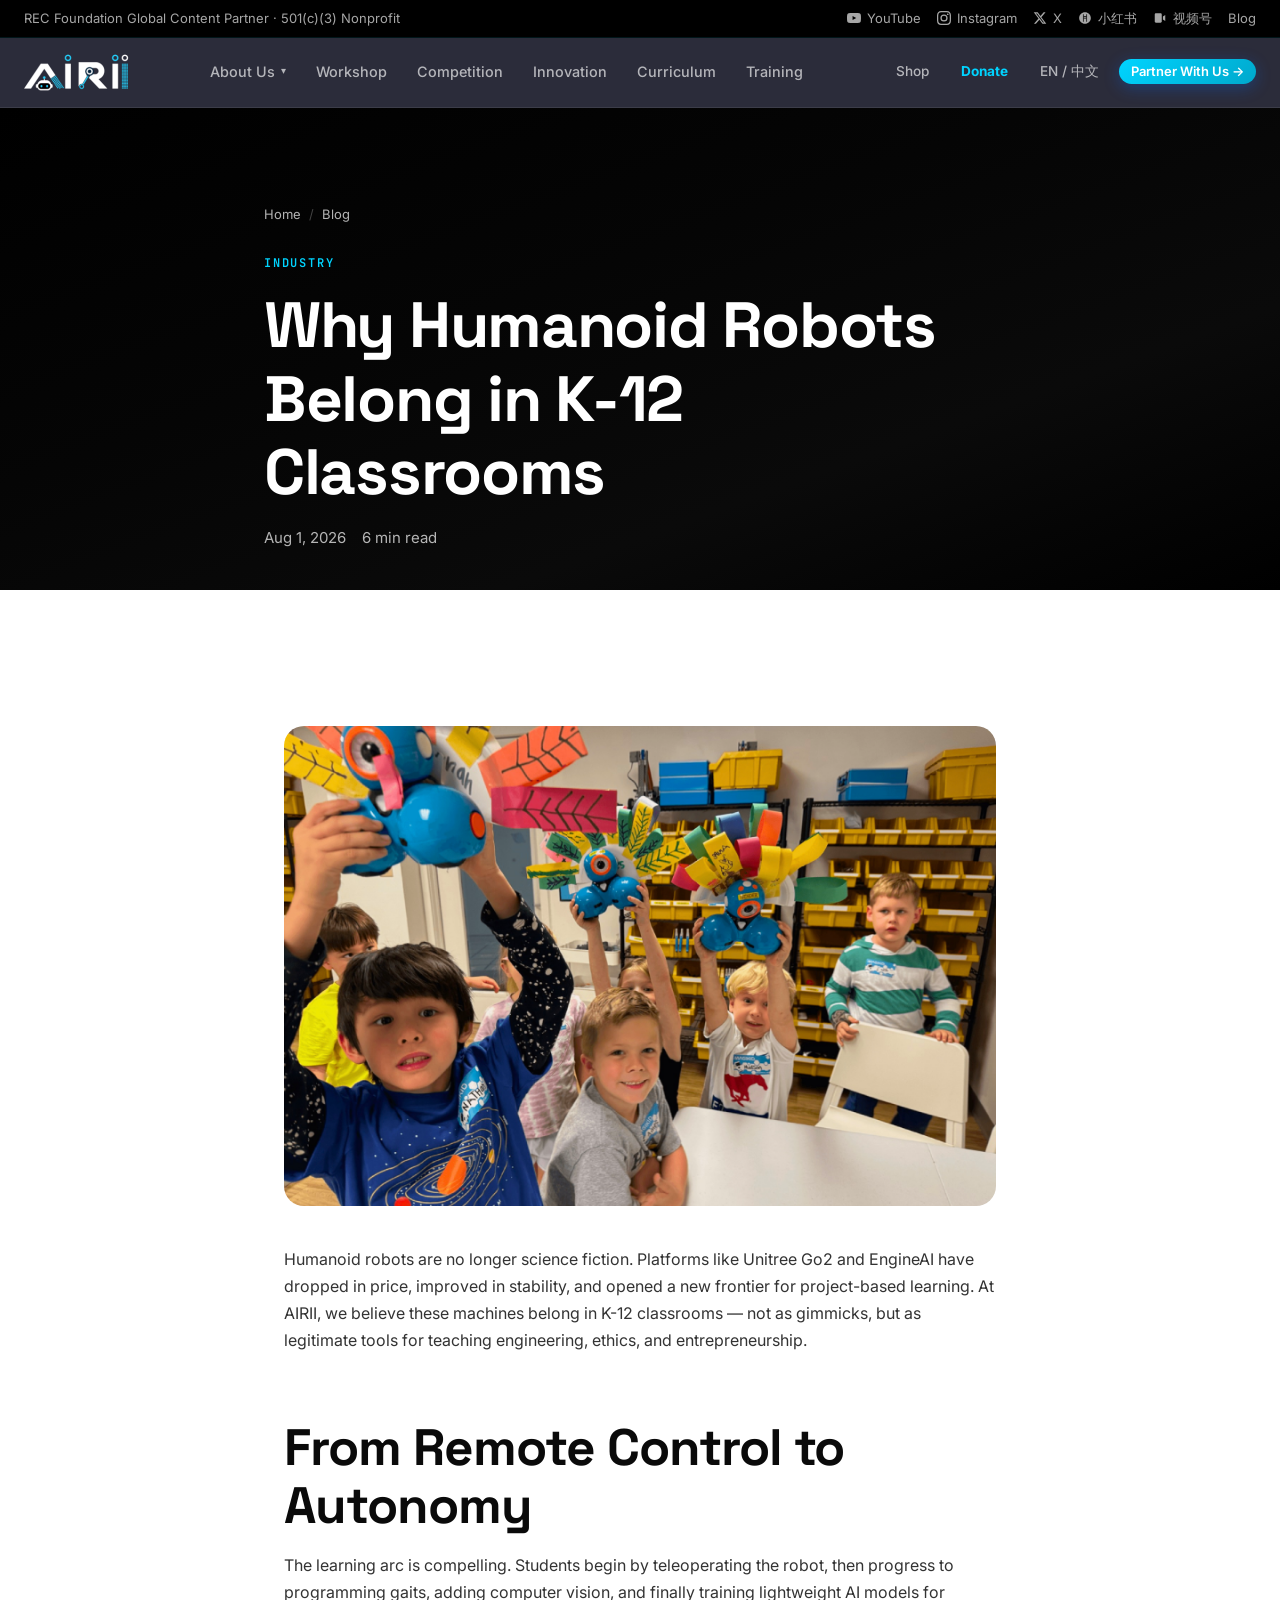
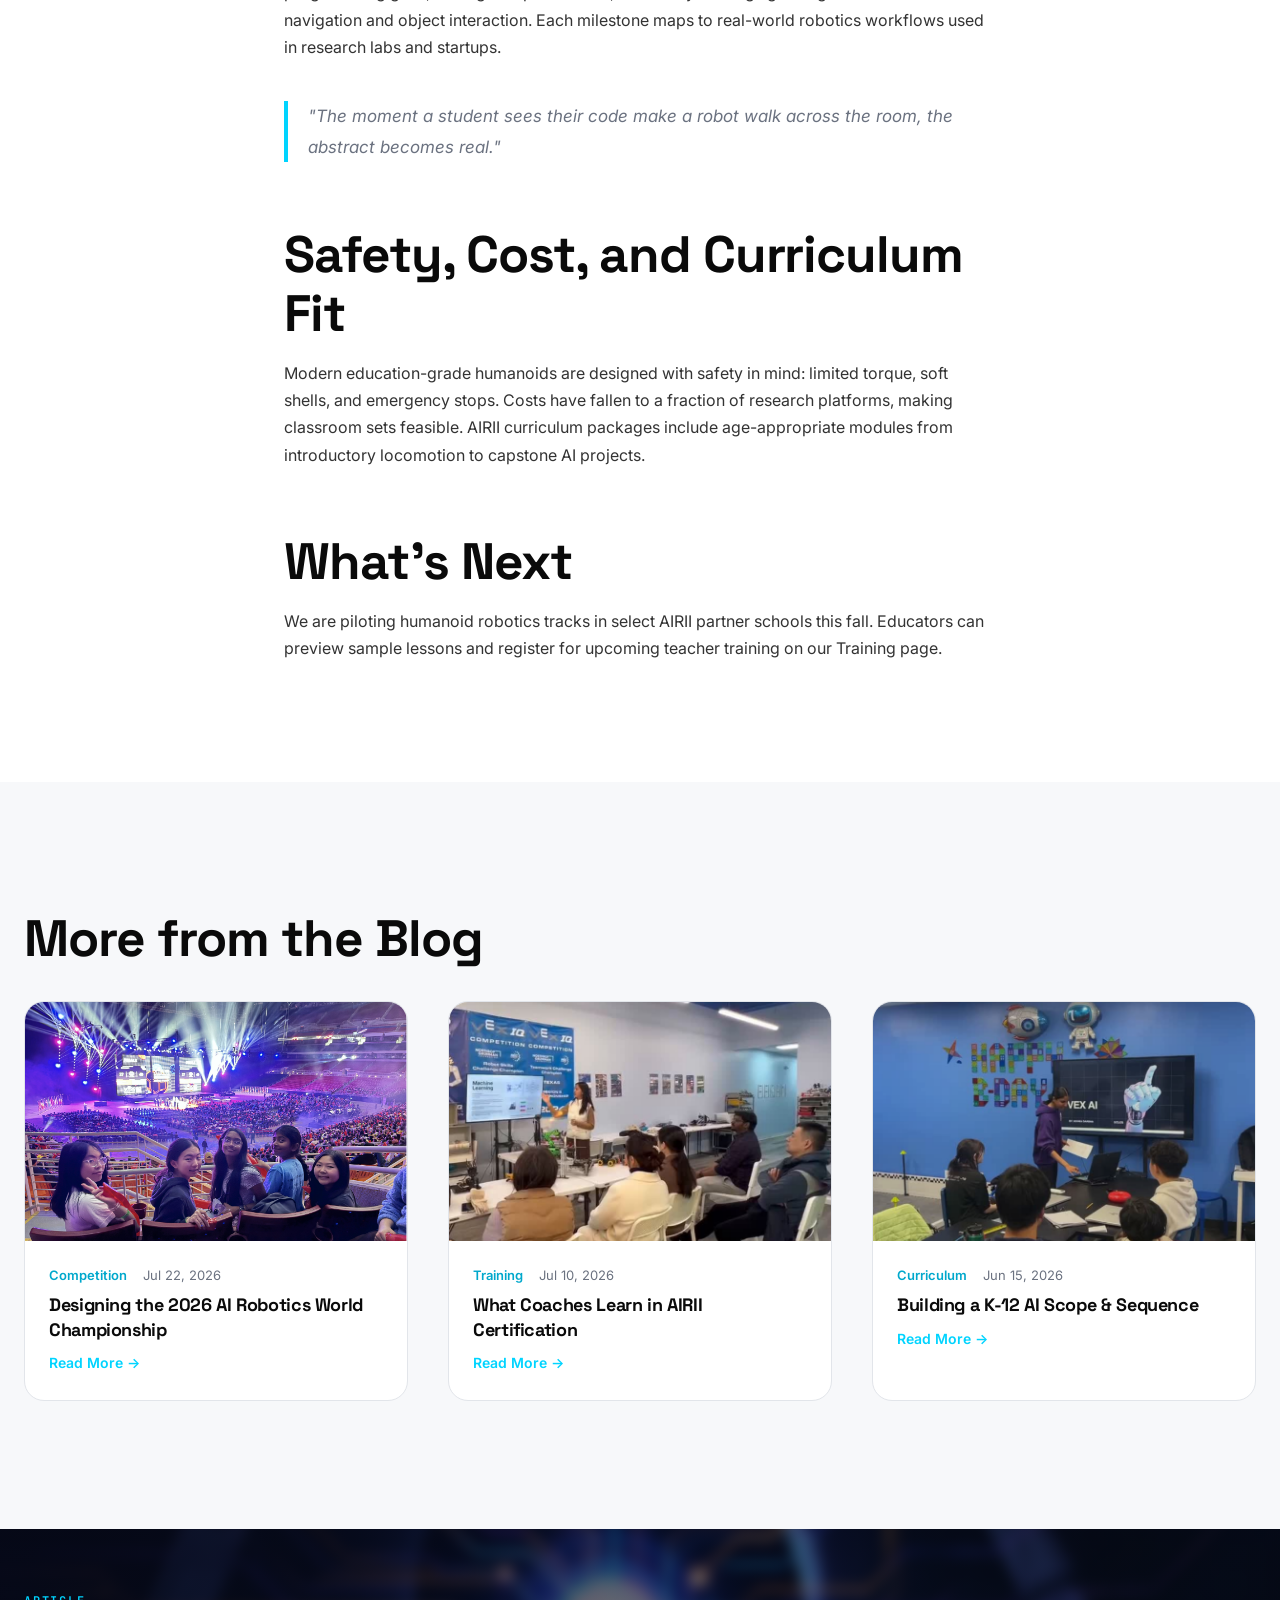
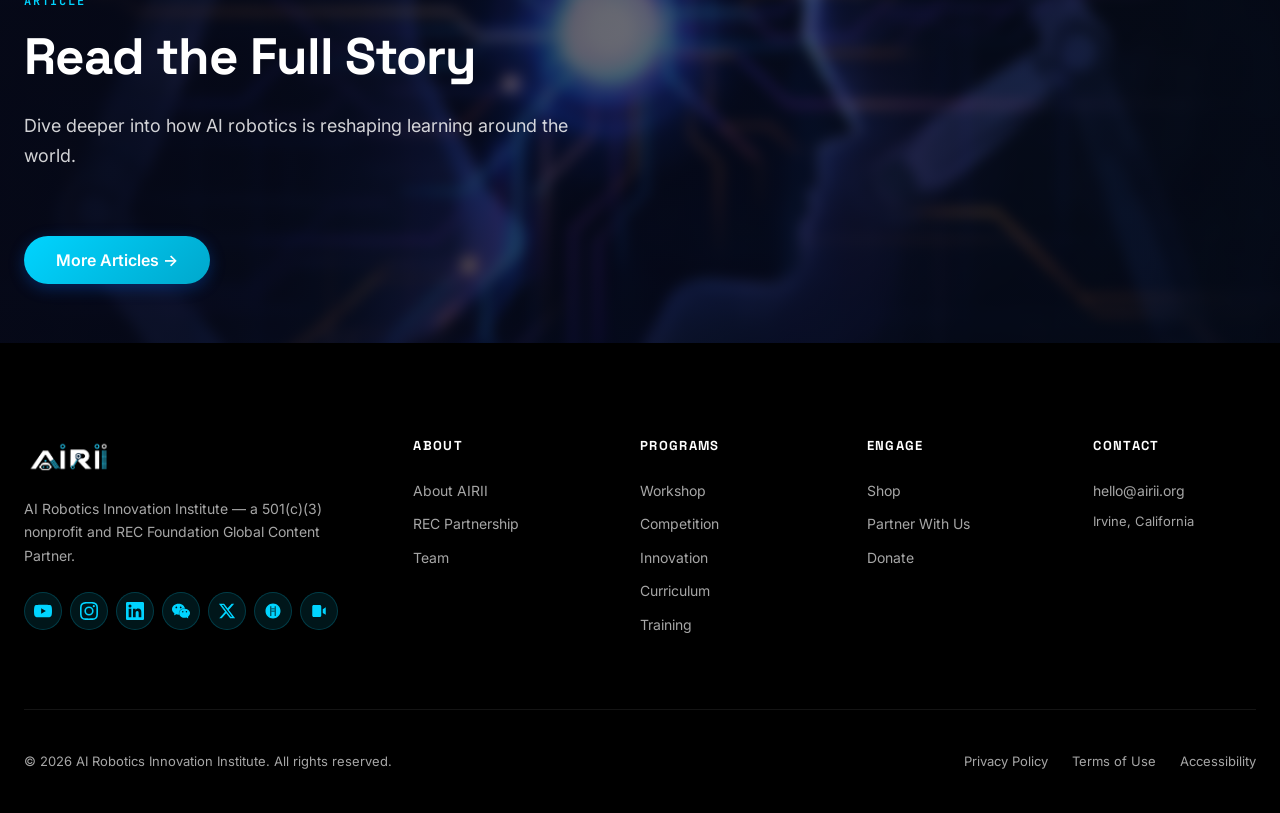
<file: blog-detail.html>
<!DOCTYPE html>
<html lang="en">
<head>
    <meta charset="UTF-8">
    <meta name="viewport" content="width=device-width, initial-scale=1.0">
    <title>Blog — AIRII</title>
    <meta name="description" content="AIRII blog article.">
    <link rel="preconnect" href="https://fonts.googleapis.com">
    <link rel="preconnect" href="https://fonts.gstatic.com" crossorigin>
    <link href="https://fonts.googleapis.com/css2?family=Space+Grotesk:wght@400;500;700&family=Inter:wght@400;500;600&family=JetBrains+Mono:wght@500;600&display=swap" rel="stylesheet">
    <link rel="stylesheet" href="css/style.css">
    <style>
        .article-header { padding: var(--space-3xl) 0 var(--space-xl); background: var(--gradient-hero); color: white; }
        .article-header h1 { color: white; }
        .article-meta { color: rgba(255,255,255,0.7); font-size: 0.9375rem; display:flex; gap: 16px; margin-top: 16px; }
        .article-hero { width:100%; max-height: 480px; object-fit: cover; border-radius: var(--radius-lg); margin: var(--space-xl) 0; }
        .article-body { max-width: 760px; margin: 0 auto; padding: var(--space-3xl) 24px; font-size: 1.0625rem; line-height: 1.8; }
        .article-body h2 { margin-top: var(--space-2xl); margin-bottom: var(--space-md); }
        .article-body p { margin-bottom: var(--space-lg); }
        .article-body ul { list-style: disc; padding-left: 24px; margin-bottom: var(--space-lg); }
        .article-body li { margin-bottom: var(--space-sm); }
        .article-body blockquote { border-left: 4px solid var(--color-cyan); padding-left: 20px; margin: var(--space-xl) 0; color: var(--text-muted); font-style: italic; }
    </style>
</head>
<body>

<!-- ===== Social Top Bar ===== -->
<div class="social-topbar">
    <div class="social-topbar-inner">
        <span>REC Foundation Global Content Partner · 501(c)(3) Nonprofit</span>
        <div class="social-topbar-links">
            <a href="https://youtube.com/@airii" target="_blank" rel="noopener"><svg viewBox="0 0 24 24" width="14" height="14" fill="currentColor"><path d="M23.498 6.186a3.016 3.016 0 0 0-2.122-2.136C19.505 3.545 12 3.545 12 3.545s-7.505 0-9.377.505A3.017 3.017 0 0 0 .502 6.186C0 8.07 0 12 0 12s0 3.93.502 5.814a3.016 3.016 0 0 0 2.122 2.136c1.871.505 9.376.505 9.376.505s7.505 0 9.377-.505a3.015 3.015 0 0 0 2.122-2.136C24 15.93 24 12 24 12s0-3.93-.502-5.814zM9.545 15.568V8.432L15.818 12l-6.273 3.568z"/></svg> YouTube</a>
            <a href="https://instagram.com/airii" target="_blank" rel="noopener"><svg viewBox="0 0 24 24" width="14" height="14" fill="currentColor"><path d="M12 2.163c3.204 0 3.584.012 4.85.07 3.252.148 4.771 1.691 4.919 4.919.058 1.265.069 1.645.069 4.849 0 3.205-.012 3.584-.069 4.849-.149 3.225-1.664 4.771-4.919 4.919-1.266.058-1.644.07-4.85.07-3.204 0-3.584-.012-4.849-.07-3.26-.149-4.771-1.699-4.919-4.92-.058-1.265-.07-1.644-.07-4.849 0-3.204.013-3.583.07-4.849.149-3.227 1.664-4.771 4.919-4.919 1.266-.057 1.645-.069 4.849-.069zM12 0C8.741 0 8.333.014 7.053.072 2.695.272.273 2.69.073 7.052.014 8.333 0 8.741 0 12c0 3.259.014 3.668.072 4.948.2 4.358 2.618 6.78 6.98 6.98C8.333 23.986 8.741 24 12 24c3.259 0 3.668-.014 4.948-.072 4.354-.2 6.782-2.618 6.979-6.98.059-1.28.073-1.689.073-4.948 0-3.259-.014-3.667-.072-4.947-.196-4.354-2.617-6.78-6.979-6.98C15.668.014 15.259 0 12 0zm0 5.838a6.162 6.162 0 1 0 0 12.324 6.162 6.162 0 0 0 0-12.324zM12 16a4 4 0 1 1 0-8 4 4 0 0 1 0 8zm6.406-11.845a1.44 1.44 0 1 0 0 2.881 1.44 1.44 0 0 0 0-2.881z"/></svg> Instagram</a>
            <a href="https://x.com/airii" target="_blank" rel="noopener"><svg viewBox="0 0 24 24" width="14" height="14" fill="currentColor"><path d="M18.244 2.25h3.308l-7.227 8.26 8.502 11.24H16.17l-5.214-6.817L4.99 21.75H1.68l7.73-8.835L1.254 2.25H8.08l4.713 6.231zm-1.161 17.52h1.833L7.084 4.126H5.117z"/></svg> X</a>
            <a href="https://www.xiaohongshu.com/user/profile/airii" target="_blank" rel="noopener"><svg viewBox="0 0 24 24" width="14" height="14" fill="currentColor"><path d="M12 2C6.48 2 2 6.48 2 12s4.48 10 10 10 10-4.48 10-10S17.52 2 12 2zm-2 6.5h4v1.2h-4V8.5zm0 3h4v1.2h-4V11.5zM8.5 5.5h1.2v13H8.5v-13zm5.8 0h1.2v13h-1.2v-13z"/></svg> 小红书</a>
            <a href="#wechat-channels" class="channels-trigger"><svg viewBox="0 0 24 24" width="14" height="14" fill="currentColor"><path d="M3 6c0-1.1.9-2 2-2h8c1.1 0 2 .9 2 2v12c0 1.1-.9 2-2 2H5c-1.1 0-2-.9-2-2V6zm14 3.5l4-2.5v10l-4-2.5v-5z"/></svg> 视频号</a>
            <a href="blog.html">Blog</a>
        </div>
    </div>
</div>

<!-- ===== Navigation ===== -->
<nav class="navbar navbar-dark" id="navbar">
    <div class="nav-inner">
        <a href="index.html" class="nav-logo"><img src="images/magikid-logo.png" alt="AIRII" class="nav-logo-img"></a>
        <ul class="nav-menu">
            <li class="has-dropdown">
                <a href="about.html">About Us <span class="arrow">&#9662;</span></a>
                <div class="dropdown">
                    <a href="about.html#mission">Mission &amp; Vision</a>
                    <a href="about.html#story">Our Story</a>
                    <a href="about.html#rec-partnership">REC Foundation Partnership</a>
                    <a href="about.html#team">Team</a>
                    <a href="about.html#news">News &amp; Media</a>
            <a href="blog.html">Blog</a>
                    <a href="about.html#compliance">Compliance &amp; Transparency</a>
                </div>
            </li>
            <li><a href="workshop.html">Workshop</a></li>
            <li><a href="competition.html">Competition</a></li>
            <li><a href="innovation.html">Innovation</a></li>
            <li><a href="curriculum.html">Curriculum</a></li>
            <li><a href="training.html">Training</a></li>
        </ul>
        <div class="nav-tools">
            <a href="shop.html" class="nav-tool-link">Shop</a>
            <a href="donate.html" class="nav-tool-link" style="color:var(--color-cyan); font-weight:700;">Donate</a>
            <a href="#" class="nav-tool-link">EN / 中文</a>
            
            <a href="index.html#partner" class="btn btn-primary btn-sm">Partner With Us &rarr;</a>
            <button class="nav-toggle" aria-label="Menu"><span></span><span></span><span></span></button>
        </div>
    </div>
</nav>

<!-- ===== Article Header ===== -->
<header class="article-header">
    <div class="container-narrow">
        <div class="breadcrumb"><a href="index.html" style="color:rgba(255,255,255,0.7);">Home</a> <span style="color:rgba(255,255,255,0.5);">/</span> <a href="blog.html" style="color:rgba(255,255,255,0.7);">Blog</a></div>
        <span class="eyebrow eyebrow-light" id="articleCategory">Industry</span>
        <h1 id="articleTitle">Why Humanoid Robots Belong in K-12 Classrooms</h1>
        <div class="article-meta"><span id="articleDate">Aug 1, 2026</span><span id="articleRead">6 min read</span></div>
    </div>
</header>

<!-- ===== Article Body ===== -->
<article class="article-body" id="articleBody">
    <img src="images/Innovation_Big_1.png" alt="" class="article-hero" id="articleImage">
    <p>Humanoid robots are no longer science fiction. Platforms like Unitree Go2 and EngineAI have dropped in price, improved in stability, and opened a new frontier for project-based learning. At AIRII, we believe these machines belong in K-12 classrooms — not as gimmicks, but as legitimate tools for teaching engineering, ethics, and entrepreneurship.</p>
    <h2>From Remote Control to Autonomy</h2>
    <p>The learning arc is compelling. Students begin by teleoperating the robot, then progress to programming gaits, adding computer vision, and finally training lightweight AI models for navigation and object interaction. Each milestone maps to real-world robotics workflows used in research labs and startups.</p>
    <blockquote>"The moment a student sees their code make a robot walk across the room, the abstract becomes real."</blockquote>
    <h2>Safety, Cost, and Curriculum Fit</h2>
    <p>Modern education-grade humanoids are designed with safety in mind: limited torque, soft shells, and emergency stops. Costs have fallen to a fraction of research platforms, making classroom sets feasible. AIRII curriculum packages include age-appropriate modules from introductory locomotion to capstone AI projects.</p>
    <h2>What's Next</h2>
    <p>We are piloting humanoid robotics tracks in select AIRII partner schools this fall. Educators can preview sample lessons and register for upcoming teacher training on our <a href="training.html">Training page</a>.</p>
</article>

<!-- ===== Related ===== -->
<section class="section section-light">
    <div class="container">
        <h2 style="margin-bottom: 32px;">More from the Blog</h2>
        <div class="blog-grid">
            <article class="blog-card">
                <div class="blog-card-image"><img src="images/Competition_Big_1.png" alt=""></div>
                <div class="blog-card-body">
                    <div class="blog-meta"><span class="blog-category">Competition</span><span>Jul 22, 2026</span></div>
                    <h3>Designing the 2026 AI Robotics World Championship</h3>
                    <a href="blog-detail.html?id=championship-design" class="section-card-link">Read More &rarr;</a>
                </div>
            </article>
            <article class="blog-card">
                <div class="blog-card-image"><img src="images/Training_1.png" alt=""></div>
                <div class="blog-card-body">
                    <div class="blog-meta"><span class="blog-category">Training</span><span>Jul 10, 2026</span></div>
                    <h3>What Coaches Learn in AIRII Certification</h3>
                    <a href="blog-detail.html?id=coach-certification" class="section-card-link">Read More &rarr;</a>
                </div>
            </article>
            <article class="blog-card">
                <div class="blog-card-image"><img src="images/Curriculum_Big_1.png" alt=""></div>
                <div class="blog-card-body">
                    <div class="blog-meta"><span class="blog-category">Curriculum</span><span>Jun 15, 2026</span></div>
                    <h3>Building a K-12 AI Scope &amp; Sequence</h3>
                    <a href="blog-detail.html?id=scope-sequence" class="section-card-link">Read More &rarr;</a>
                </div>
            </article>
        </div>
    </div>
</section>

<!-- ===== Bottom Image Banner ===== -->
<section class="bottom-banner">
    <div class="bottom-banner__bg" style="background-image:url('images/Banner_BlogDetail_1.png');"></div>
    <div class="bottom-banner__overlay"></div>
    <div class="container">
        <div class="bottom-banner__content fade-up">
            <span class="eyebrow eyebrow-light">Article</span>
            <h2>Read the Full Story</h2>
            <p>Dive deeper into how AI robotics is reshaping learning around the world.</p>
            <div class="bottom-banner__actions">
                <a href="blog.html" class="btn btn-primary btn-lg">More Articles →</a>
            </div>
        </div>
    </div>
</section>


<!-- ===== Footer ===== -->
<footer class="footer">
    <div class="container">
        <div class="footer-grid">
            <div class="footer-brand">
                <a href="index.html" class="nav-logo"><img src="images/airii-logo.png" alt="AIRII" class="nav-logo-img" style="height: 34px;"></a>
                <p>AI Robotics Innovation Institute — a 501(c)(3) nonprofit and REC Foundation Global Content Partner.</p>
                <div class="footer-social">
                    <a href="https://youtube.com/@airii" target="_blank" rel="noopener" aria-label="YouTube"><svg viewBox="0 0 24 24" width="18" height="18" fill="currentColor"><path d="M23.498 6.186a3.016 3.016 0 0 0-2.122-2.136C19.505 3.545 12 3.545 12 3.545s-7.505 0-9.377.505A3.017 3.017 0 0 0 .502 6.186C0 8.07 0 12 0 12s0 3.93.502 5.814a3.016 3.016 0 0 0 2.122 2.136c1.871.505 9.376.505 9.376.505s7.505 0 9.377-.505a3.015 3.015 0 0 0 2.122-2.136C24 15.93 24 12 24 12s0-3.93-.502-5.814zM9.545 15.568V8.432L15.818 12l-6.273 3.568z"/></svg></a>
                    <a href="https://instagram.com/airii" target="_blank" rel="noopener" aria-label="Instagram"><svg viewBox="0 0 24 24" width="18" height="18" fill="currentColor"><path d="M12 2.163c3.204 0 3.584.012 4.85.07 3.252.148 4.771 1.691 4.919 4.919.058 1.265.069 1.645.069 4.849 0 3.205-.012 3.584-.069 4.849-.149 3.225-1.664 4.771-4.919 4.919-1.266.058-1.644.07-4.85.07-3.204 0-3.584-.012-4.849-.07-3.26-.149-4.771-1.699-4.919-4.92-.058-1.265-.07-1.644-.07-4.849 0-3.204.013-3.583.07-4.849.149-3.227 1.664-4.771 4.919-4.919 1.266-.057 1.645-.069 4.849-.069zM12 0C8.741 0 8.333.014 7.053.072 2.695.272.273 2.69.073 7.052.014 8.333 0 8.741 0 12c0 3.259.014 3.668.072 4.948.2 4.358 2.618 6.78 6.98 6.98C8.333 23.986 8.741 24 12 24c3.259 0 3.668-.014 4.948-.072 4.354-.2 6.782-2.618 6.979-6.98.059-1.28.073-1.689.073-4.948 0-3.259-.014-3.667-.072-4.947-.196-4.354-2.617-6.78-6.979-6.98C15.668.014 15.259 0 12 0zm0 5.838a6.162 6.162 0 1 0 0 12.324 6.162 6.162 0 0 0 0-12.324zM12 16a4 4 0 1 1 0-8 4 4 0 0 1 0 8zm6.406-11.845a1.44 1.44 0 1 0 0 2.881 1.44 1.44 0 0 0 0-2.881z"/></svg></a>
                    <a href="https://linkedin.com/company/airii" target="_blank" rel="noopener" aria-label="LinkedIn"><svg viewBox="0 0 24 24" width="18" height="18" fill="currentColor"><path d="M20.447 20.452h-3.554v-5.569c0-1.328-.027-3.037-1.852-3.037-1.853 0-2.136 1.445-2.136 2.939v5.667H9.351V9h3.414v1.561h.046c.477-.9 1.637-1.85 3.37-1.85 3.601 0 4.267 2.37 4.267 5.455v6.286zM5.337 7.433a2.062 2.062 0 0 1-2.063-2.065 2.064 2.064 0 1 1 2.063 2.065zm1.782 13.019H3.555V9h3.564v11.452zM22.225 0H1.771C.792 0 0 .774 0 1.729v20.542C0 23.227.792 24 1.771 24h20.451C23.2 24 24 23.227 24 22.271V1.729C24 .774 23.2 0 22.222 0h.003z"/></svg></a>
                    <a href="#wechat" class="wechat-trigger" aria-label="WeChat"><svg viewBox="0 0 24 24" width="18" height="18" fill="currentColor"><path d="M8.691 2.188C3.891 2.188 0 5.476 0 9.53c0 2.212 1.17 4.203 3.002 5.55a.59.59 0 0 1 .213.665l-.39 1.48c-.019.07-.048.141-.048.213 0 .163.13.295.29.295a.326.326 0 0 0 .167-.054l1.903-1.114a.864.864 0 0 1 .717-.098 10.16 10.16 0 0 0 2.837.403c.276 0 .543-.027.811-.05-.857-2.578.157-4.972 1.932-6.446 1.703-1.415 3.882-1.98 5.853-1.838-.576-3.583-4.196-6.348-8.596-6.348zM5.785 5.991c.642 0 1.162.529 1.162 1.18a1.17 1.17 0 0 1-1.162 1.178A1.17 1.17 0 0 1 4.623 7.17c0-.651.52-1.18 1.162-1.18zm5.813 0c.642 0 1.162.529 1.162 1.18a1.17 1.17 0 0 1-1.162 1.178 1.17 1.17 0 0 1-1.162-1.178c0-.651.52-1.18 1.162-1.18zm5.34 2.867c-1.797-.052-3.746.512-5.28 1.786-1.72 1.428-2.687 3.72-1.78 6.22.942 2.453 3.666 4.229 6.884 4.229.826 0 1.622-.12 2.361-.336a.722.722 0 0 1 .598.082l1.584.926a.272.272 0 0 0 .14.047c.134 0 .24-.111.24-.247 0-.06-.023-.12-.038-.177l-.327-1.233a.49.49 0 0 1 .177-.554C23.219 18.166 24 16.56 24 14.786c0-3.26-3.064-5.891-6.862-5.928zm-2.54 3.013c.535 0 .969.44.969.982a.976.976 0 0 1-.969.983.976.976 0 0 1-.969-.983c0-.542.434-.982.97-.982zm4.844 0c.535 0 .969.44.969.982a.976.976 0 0 1-.969.983.976.976 0 0 1-.969-.983c0-.542.434-.982.969-.982z"/></svg></a>
                    <a href="https://x.com/airii" target="_blank" rel="noopener" aria-label="X (Twitter)"><svg viewBox="0 0 24 24" width="18" height="18" fill="currentColor"><path d="M18.244 2.25h3.308l-7.227 8.26 8.502 11.24H16.17l-5.214-6.817L4.99 21.75H1.68l7.73-8.835L1.254 2.25H8.08l4.713 6.231zm-1.161 17.52h1.833L7.084 4.126H5.117z"/></svg></a>
                    <a href="https://www.xiaohongshu.com/user/profile/airii" target="_blank" rel="noopener" aria-label="小红书"><svg viewBox="0 0 24 24" width="18" height="18" fill="currentColor"><path d="M12 2C6.48 2 2 6.48 2 12s4.48 10 10 10 10-4.48 10-10S17.52 2 12 2zm-2 6.5h4v1.2h-4V8.5zm0 3h4v1.2h-4V11.5zM8.5 5.5h1.2v13H8.5v-13zm5.8 0h1.2v13h-1.2v-13z"/></svg></a>
                    <a href="#wechat-channels" class="channels-trigger" aria-label="视频号"><svg viewBox="0 0 24 24" width="18" height="18" fill="currentColor"><path d="M3 6c0-1.1.9-2 2-2h8c1.1 0 2 .9 2 2v12c0 1.1-.9 2-2 2H5c-1.1 0-2-.9-2-2V6zm14 3.5l4-2.5v10l-4-2.5v-5z"/></svg></a>
                </div>
            </div>
            <div class="footer-col"><h6>About</h6><ul><li><a href="about.html">About AIRII</a></li><li><a href="about.html#rec-partnership">REC Partnership</a></li><li><a href="about.html#team">Team</a></li></ul></div>
            <div class="footer-col"><h6>Programs</h6><ul><li><a href="workshop.html">Workshop</a></li><li><a href="competition.html">Competition</a></li><li><a href="innovation.html">Innovation</a></li><li><a href="curriculum.html">Curriculum</a></li><li><a href="training.html">Training</a></li></ul></div>
            <div class="footer-col"><h6>Engage</h6><ul><li><a href="shop.html">Shop</a></li><li><a href="index.html#partner">Partner With Us</a></li><li><a href="donate.html">Donate</a></li></ul></div>
            <div class="footer-col"><h6>Contact</h6><ul><li><a href="mailto:hello@airii.org">hello@airii.org</a></li><li style="color:var(--text-light-muted); font-size:0.8125rem;">Irvine, California</li></ul></div>
        </div>
        <div class="footer-bottom"><p>&copy; 2026 AI Robotics Innovation Institute. All rights reserved.</p><div class="footer-legal"><a href="#">Privacy Policy</a><a href="#">Terms of Use</a><a href="#">Accessibility</a></div></div>
    </div>
</footer>

<div class="modal-overlay" id="wechatModal">
    <div class="modal-content">
        <button class="modal-close" id="closeWechat">&times;</button>
        <div class="qr-placeholder">WeChat QR Code</div>
        <h4>Follow AIRII on WeChat</h4>
        <p style="color:var(--text-muted); font-size:0.9375rem;">Scan the QR code with WeChat to follow our official account.</p>
    </div>
</div>

<script src="js/main.js"></script>
<script>
const articles = {
    'humanoid-classrooms': {
        category: 'Industry', title: 'Why Humanoid Robots Belong in K-12 Classrooms', date: 'Aug 1, 2026', read: '6 min read', image: 'images/Blog_1.png',
        body: `<p>Humanoid robots are no longer science fiction. Platforms like Unitree Go2 and EngineAI have dropped in price, improved in stability, and opened a new frontier for project-based learning. At AIRII, we believe these machines belong in K-12 classrooms — not as gimmicks, but as legitimate tools for teaching engineering, ethics, and entrepreneurship.</p>
        <h2>From Remote Control to Autonomy</h2><p>The learning arc is compelling. Students begin by teleoperating the robot, then progress to programming gaits, adding computer vision, and finally training lightweight AI models for navigation and object interaction. Each milestone maps to real-world robotics workflows used in research labs and startups.</p>
        <blockquote>"The moment a student sees their code make a robot walk across the room, the abstract becomes real."</blockquote>
        <h2>Safety, Cost, and Curriculum Fit</h2><p>Modern education-grade humanoids are designed with safety in mind: limited torque, soft shells, and emergency stops. Costs have fallen to a fraction of research platforms, making classroom sets feasible. AIRII curriculum packages include age-appropriate modules from introductory locomotion to capstone AI projects.</p>
        <h2>What's Next</h2><p>We are piloting humanoid robotics tracks in select AIRII partner schools this fall. Educators can preview sample lessons and register for upcoming teacher training on our <a href="training.html">Training page</a>.</p>`
    },
    'championship-design': {
        category: 'Competition', title: 'Designing the 2026 AI Robotics World Championship', date: 'Jul 22, 2026', read: '8 min read', image: 'images/Blog_2.png',
        body: `<p>Every year, the AIRII competition design team asks the same question: what challenge will push students to combine mechanical design, coding, and AI reasoning? For the 2026 AI Robotics World Championship, the answer is a multi-agent logistics game set on a dynamic field.</p>
        <h2>The Game Concept</h2><p>Teams of two robots collaborate to sort, transport, and score colored objects while adapting to randomized field elements. Autonomous scoring is weighted heavily, rewarding teams that invest in computer vision and path planning.</p>
        <h2>From Whiteboard to Game Manual</h2><p>The design cycle spans six months: concept review, prototype builds, rule refinement, and extensive playtesting with pilot teams. The final Game Manual is published in English and Chinese, with CAD files and sample code released to all registered teams.</p>
        <h2>Global Qualifiers</h2><p>Regional qualifiers in North America, Asia-Pacific, and Europe feed into the World Championship. Registration opens September 1 through the <a href="competition.html">Competition page</a>.</p>`
    },
    'coach-certification': {
        category: 'Training', title: 'What Coaches Learn in AIRII Certification', date: 'Jul 10, 2026', read: '5 min read', image: 'images/Blog_3.png',
        body: `<p>Great robotics teams are built by great coaches. AIRII's certification program equips educators with the technical and pedagogical skills to run a successful AI robotics program — whether they are starting from scratch or scaling an existing club.</p>
        <h2>Six Core Modules</h2><ul><li>Robot build fundamentals and sensor integration</li><li>Programming in Python and Blockly</li><li>Introduction to computer vision and AI models</li><li>Competition strategy and team management</li><li>Safety protocols and inclusive practices</li><li>Capstone coaching project</li></ul>
        <h2>Online + In-Person Hybrid</h2><p>Participants complete self-paced modules online and attend a two-day in-person practicum where they build and code alongside AIRII master coaches. Upon completion, coaches receive a digital badge and access to the AIRII educator resource library.</p>`
    },
    'workshop-to-startup': {
        category: 'Innovation', title: 'From Workshop Idea to Startup Pitch', date: 'Jun 28, 2026', read: '7 min read', image: 'images/Blog_4.png',
        body: `<p>It started as a weekend workshop challenge: design a robot that could assist a person with limited mobility. Three months later, the team had a working prototype, a pitch deck, and seed interest from an ed-tech accelerator.</p>
        <h2>The Project</h2><p>The student team built a small mobile manipulator capable of fetching common household objects using voice commands and vision-based grasping. They iterated rapidly, testing with users at a local community center.</p>
        <h2>Mentorship Matters</h2><p>Through the Innovator Club, the team met weekly with mentors from Stanford HAI and a hardware startup founder. That guidance helped them avoid common pitfalls and focus on user value.</p>
        <h2>Apply to the Fall Cohort</h2><p>Applications for the Fall 2026 Innovator Club open November 2. Students in grades 9-12 can apply with a project idea or join an existing team. Details on the <a href="innovation.html">Innovation page</a>.</p>`
    },
    'scope-sequence': {
        category: 'Curriculum', title: 'Building a K-12 AI Scope & Sequence', date: 'Jun 15, 2026', read: '6 min read', image: 'images/Blog_5.png',
        body: `<p>AIRII's 6,000+ courses are not a random collection of activities. They are organized into a coherent scope and sequence that introduces concepts in age-appropriate ways and builds toward advanced project work.</p>
        <h2>Four Stages</h2><p><strong>Rookies (K-2):</strong> unplugged logic, basic sensors, storytelling with robots.<br><strong>Explorers (3-5):</strong> block-based coding, simple mechanics, introductory AI concepts.<br><strong>Pioneers (6-8):</strong> Python, computer vision, competition readiness.<br><strong>Innovators (9-12):</strong> deep learning, ROS, research projects, entrepreneurship.</p>
        <h2>Cross-Disciplinary by Design</h2><p>Each unit connects to math, science, language arts, and ethics. Teachers receive pacing guides, assessments, and differentiation strategies.</p>`
    },
    'ai-safety': {
        category: 'Industry', title: 'AI Safety in Youth Robotics Programs', date: 'May 30, 2026', read: '5 min read', image: 'images/Blog_6.png',
        body: `<p>As AI becomes more accessible to young learners, educators have a responsibility to teach not only how to build intelligent systems, but how to build them responsibly.</p>
        <h2>Principles We Teach</h2><ul><li>Fairness: training data matters</li><li>Transparency: explain what the model is doing</li><li>Privacy: handle data carefully</li><li>Human oversight: keep a human in the loop</li></ul>
        <h2>Competition Rules</h2><p>The AI Robotics World Championship includes a judged interview component where teams explain the design choices behind their autonomy stack, including any safety mitigations they implemented.</p>`
    }
};

const params = new URLSearchParams(window.location.search);
const id = params.get('id') || 'humanoid-classrooms';
const art = articles[id] || articles['humanoid-classrooms'];
document.getElementById('articleCategory').textContent = art.category;
document.getElementById('articleTitle').textContent = art.title;
document.getElementById('articleDate').textContent = art.date;
document.getElementById('articleRead').textContent = art.read;
document.getElementById('articleImage').src = art.image;
document.getElementById('articleBody').innerHTML = '<img src="' + art.image + '" alt="" class="article-hero">' + art.body;
document.title = art.title + ' — AIRII';
</script>

<!-- ===== WeChat Channels Modal ===== -->
<div class="modal-overlay" id="channels-modal">
    <div class="modal-content">
        <button class="modal-close" onclick="document.getElementById('channels-modal').classList.remove('active')">&times;</button>
        <h3 style="margin-bottom:8px;">WeChat Channels / 微信视频号</h3>
        <p style="font-size:0.875rem;color:var(--text-muted);margin-bottom:20px;">Scan to follow AIRII on WeChat Channels<br>扫码关注 AIRII 微信视频号</p>
        <div class="qr-placeholder">
            <div style="text-align:center;">
                <div style="font-size:2rem;margin-bottom:8px;">📹</div>
                <div style="font-size:0.75rem;">QR Code<br>视频号二维码</div>
            </div>
        </div>
        <p style="font-size:0.8125rem;color:var(--text-muted);">Search "AIRII" on WeChat Channels<br>在微信视频号搜索 "AIRII"</p>
    </div>
</div>
<script>
document.querySelectorAll('.channels-trigger').forEach(function(el){
    el.addEventListener('click', function(e){
        e.preventDefault();
        document.getElementById('channels-modal').classList.add('active');
    });
});
</script>

</body>
</html>
</file>
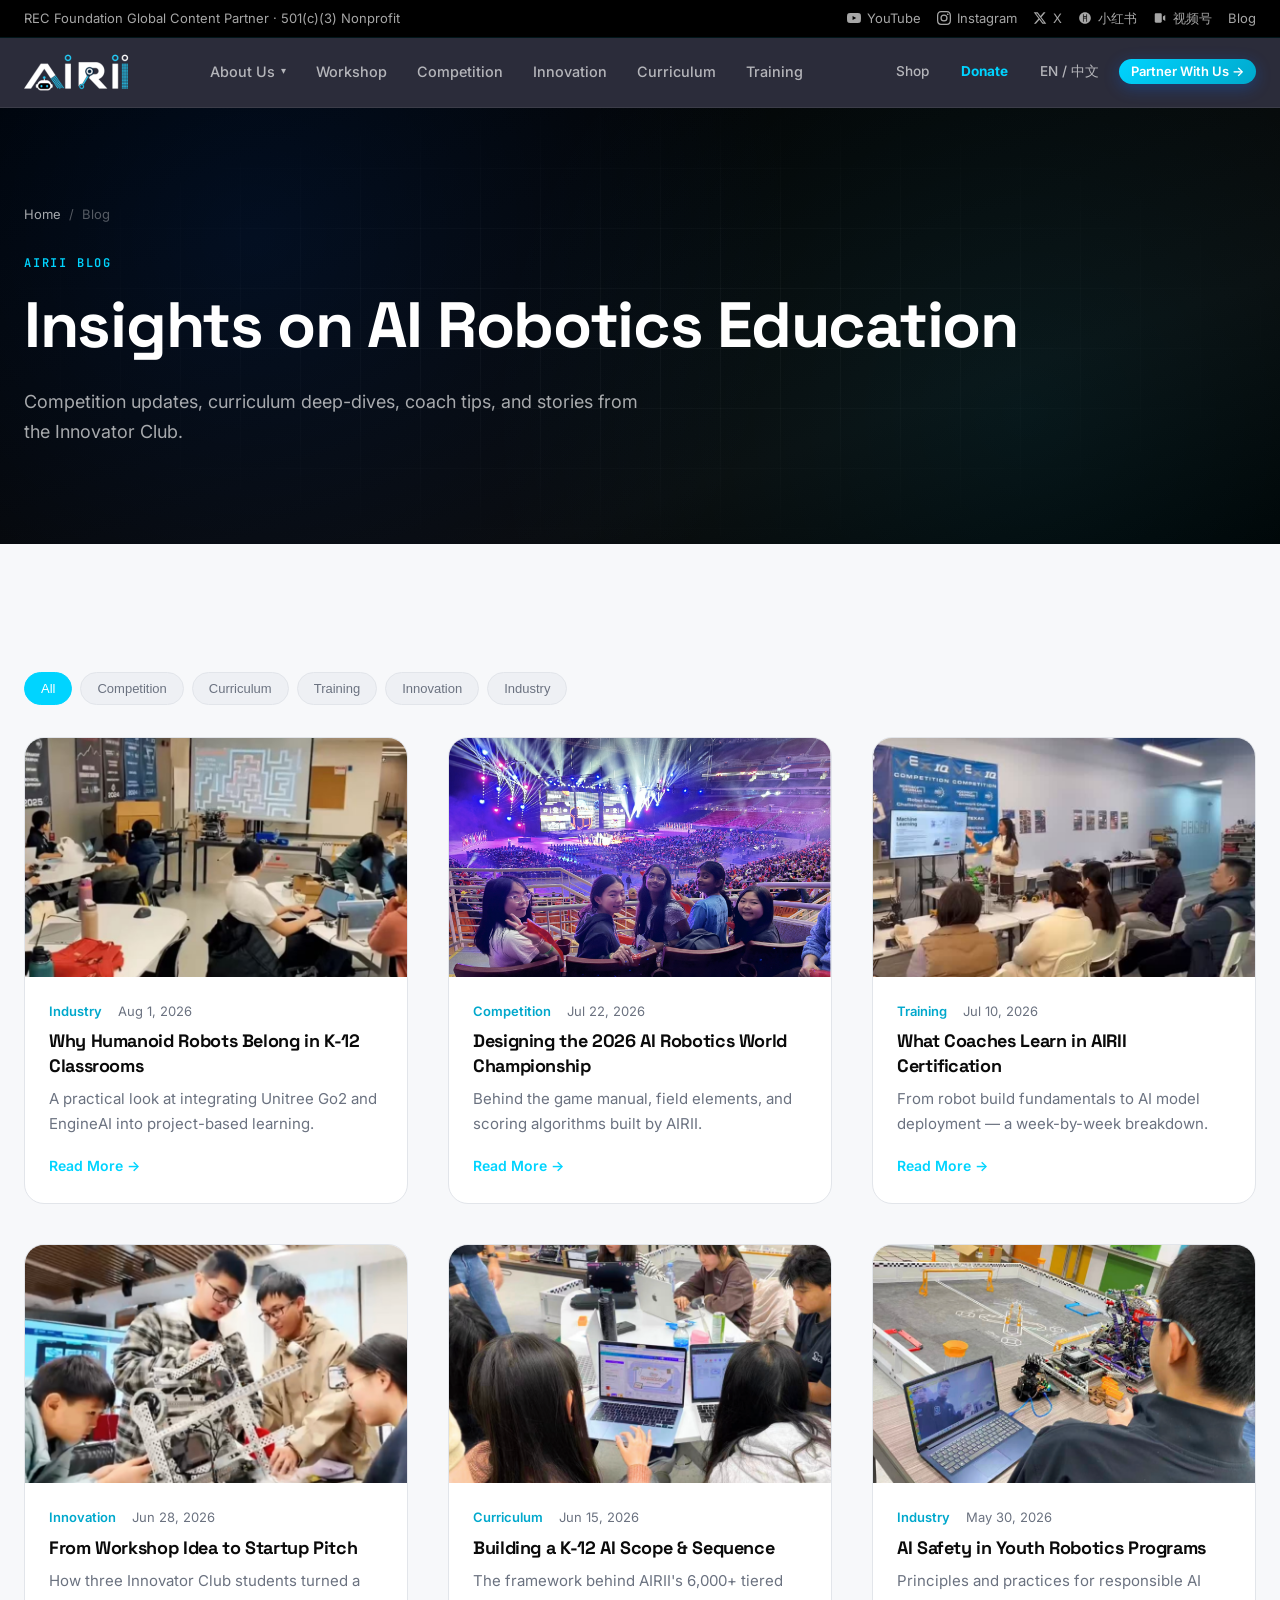
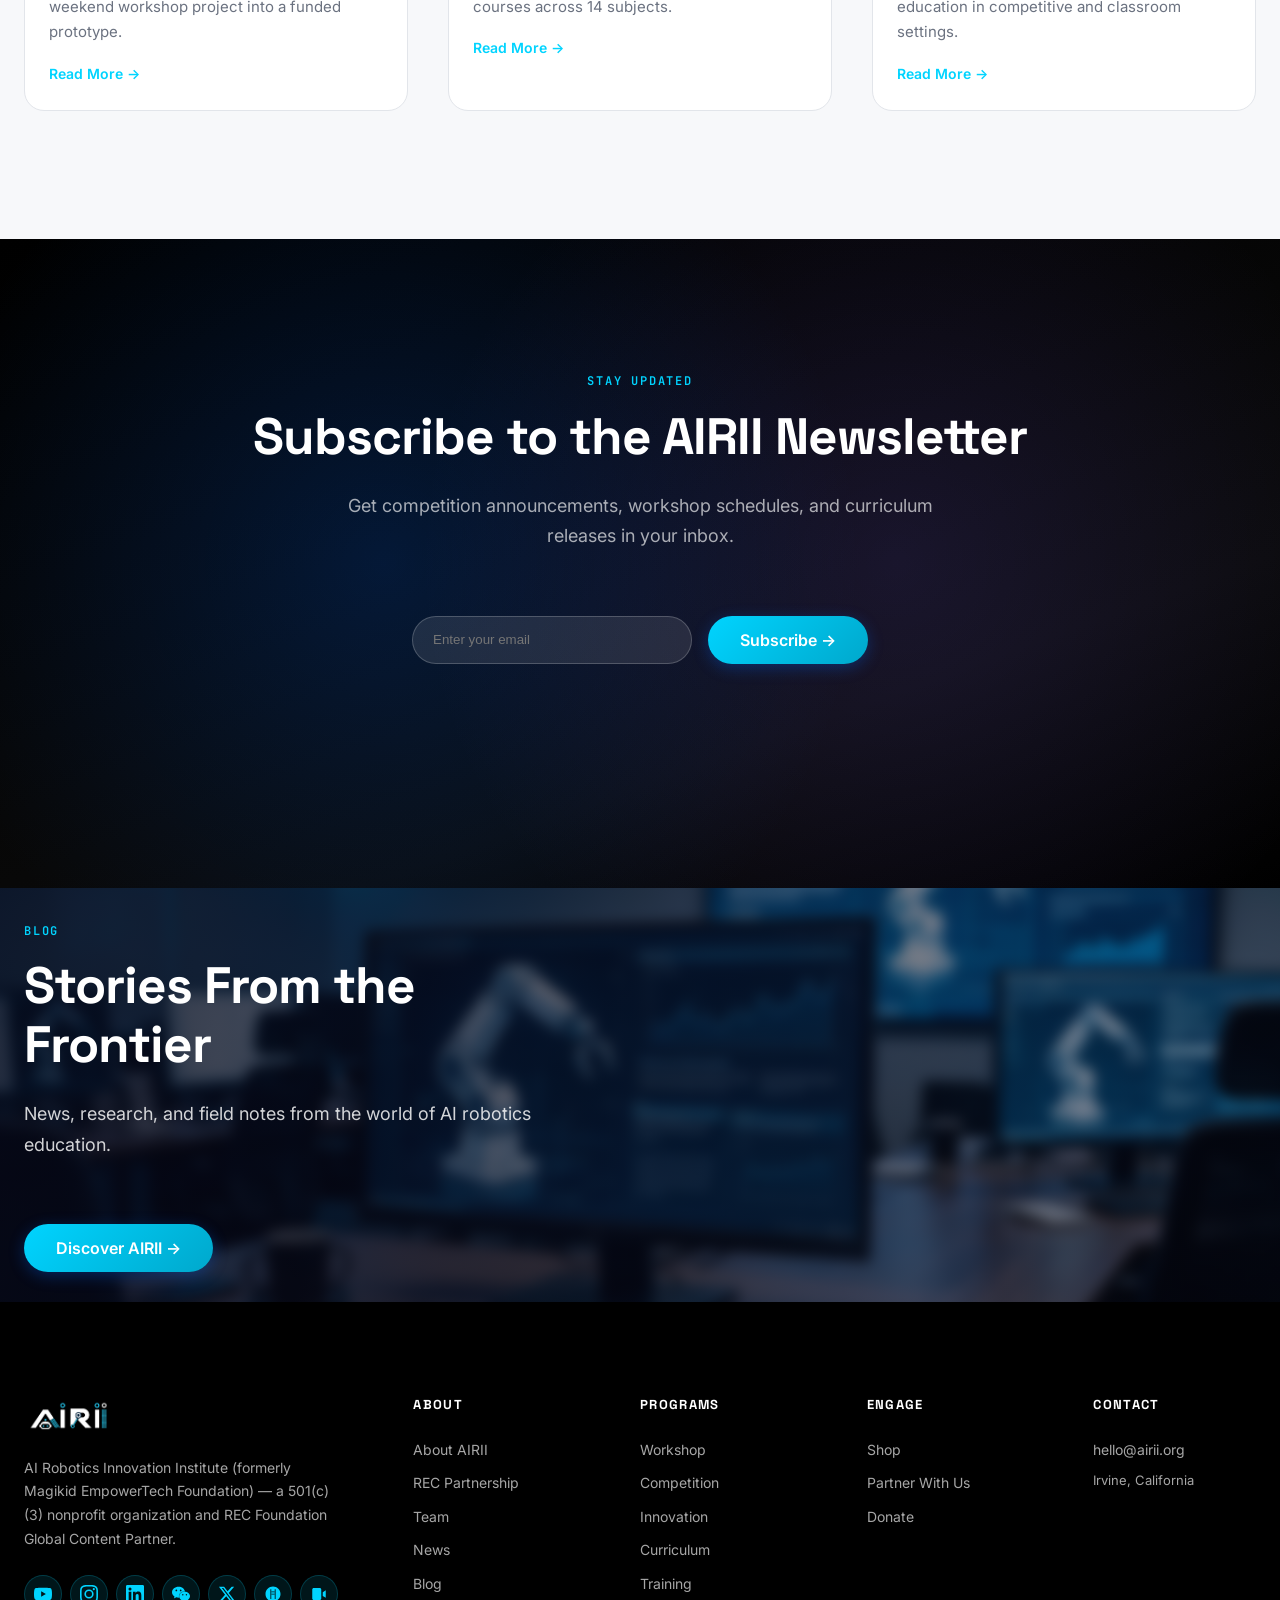
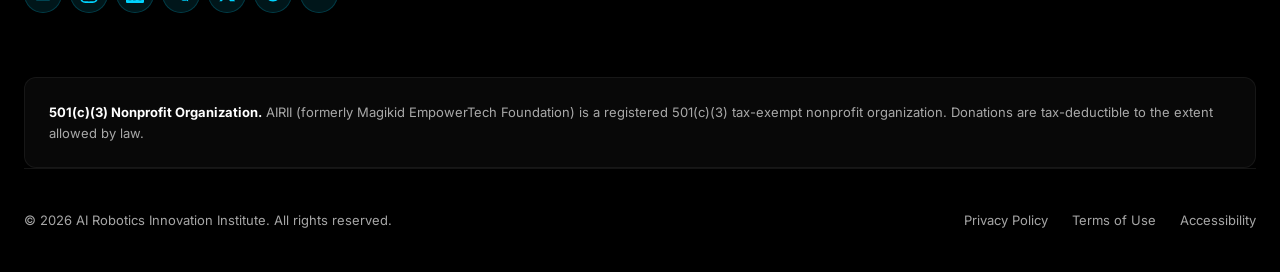
<file: blog.html>
<!DOCTYPE html>
<html lang="en">
<head>
    <meta charset="UTF-8">
    <meta name="viewport" content="width=device-width, initial-scale=1.0">
    <title>Blog — AIRII</title>
    <meta name="description" content="AIRII blog — insights on AI robotics education, competition design, curriculum, teacher training, and student innovation.">
    <link rel="preconnect" href="https://fonts.googleapis.com">
    <link rel="preconnect" href="https://fonts.gstatic.com" crossorigin>
    <link href="https://fonts.googleapis.com/css2?family=Space+Grotesk:wght@400;500;700&family=Inter:wght@400;500;600&family=JetBrains+Mono:wght@500;600&display=swap" rel="stylesheet">
    <link rel="stylesheet" href="css/style.css">
</head>
<body>

<!-- ===== Social Top Bar ===== -->
<div class="social-topbar">
    <div class="social-topbar-inner">
        <span>REC Foundation Global Content Partner · 501(c)(3) Nonprofit</span>
        <div class="social-topbar-links">
            <a href="https://youtube.com/@airii" target="_blank" rel="noopener"><svg viewBox="0 0 24 24" width="14" height="14" fill="currentColor"><path d="M23.498 6.186a3.016 3.016 0 0 0-2.122-2.136C19.505 3.545 12 3.545 12 3.545s-7.505 0-9.377.505A3.017 3.017 0 0 0 .502 6.186C0 8.07 0 12 0 12s0 3.93.502 5.814a3.016 3.016 0 0 0 2.122 2.136c1.871.505 9.376.505 9.376.505s7.505 0 9.377-.505a3.015 3.015 0 0 0 2.122-2.136C24 15.93 24 12 24 12s0-3.93-.502-5.814zM9.545 15.568V8.432L15.818 12l-6.273 3.568z"/></svg> YouTube</a>
            <a href="https://instagram.com/airii" target="_blank" rel="noopener"><svg viewBox="0 0 24 24" width="14" height="14" fill="currentColor"><path d="M12 2.163c3.204 0 3.584.012 4.85.07 3.252.148 4.771 1.691 4.919 4.919.058 1.265.069 1.645.069 4.849 0 3.205-.012 3.584-.069 4.849-.149 3.225-1.664 4.771-4.919 4.919-1.266.058-1.644.07-4.85.07-3.204 0-3.584-.012-4.849-.07-3.26-.149-4.771-1.699-4.919-4.92-.058-1.265-.07-1.644-.07-4.849 0-3.204.013-3.583.07-4.849.149-3.227 1.664-4.771 4.919-4.919 1.266-.057 1.645-.069 4.849-.069zM12 0C8.741 0 8.333.014 7.053.072 2.695.272.273 2.69.073 7.052.014 8.333 0 8.741 0 12c0 3.259.014 3.668.072 4.948.2 4.358 2.618 6.78 6.98 6.98C8.333 23.986 8.741 24 12 24c3.259 0 3.668-.014 4.948-.072 4.354-.2 6.782-2.618 6.979-6.98.059-1.28.073-1.689.073-4.948 0-3.259-.014-3.667-.072-4.947-.196-4.354-2.617-6.78-6.979-6.98C15.668.014 15.259 0 12 0zm0 5.838a6.162 6.162 0 1 0 0 12.324 6.162 6.162 0 0 0 0-12.324zM12 16a4 4 0 1 1 0-8 4 4 0 0 1 0 8zm6.406-11.845a1.44 1.44 0 1 0 0 2.881 1.44 1.44 0 0 0 0-2.881z"/></svg> Instagram</a>
            <a href="https://x.com/airii" target="_blank" rel="noopener"><svg viewBox="0 0 24 24" width="14" height="14" fill="currentColor"><path d="M18.244 2.25h3.308l-7.227 8.26 8.502 11.24H16.17l-5.214-6.817L4.99 21.75H1.68l7.73-8.835L1.254 2.25H8.08l4.713 6.231zm-1.161 17.52h1.833L7.084 4.126H5.117z"/></svg> X</a>
            <a href="https://www.xiaohongshu.com/user/profile/airii" target="_blank" rel="noopener"><svg viewBox="0 0 24 24" width="14" height="14" fill="currentColor"><path d="M12 2C6.48 2 2 6.48 2 12s4.48 10 10 10 10-4.48 10-10S17.52 2 12 2zm-2 6.5h4v1.2h-4V8.5zm0 3h4v1.2h-4V11.5zM8.5 5.5h1.2v13H8.5v-13zm5.8 0h1.2v13h-1.2v-13z"/></svg> 小红书</a>
            <a href="#wechat-channels" class="channels-trigger"><svg viewBox="0 0 24 24" width="14" height="14" fill="currentColor"><path d="M3 6c0-1.1.9-2 2-2h8c1.1 0 2 .9 2 2v12c0 1.1-.9 2-2 2H5c-1.1 0-2-.9-2-2V6zm14 3.5l4-2.5v10l-4-2.5v-5z"/></svg> 视频号</a>
            <a href="blog.html">Blog</a>
        </div>
    </div>
</div>

<!-- ===== Navigation ===== -->
<nav class="navbar navbar-dark" id="navbar">
    <div class="nav-inner">
        <a href="index.html" class="nav-logo"><img src="images/magikid-logo.png" alt="AIRII" class="nav-logo-img"></a>
        <ul class="nav-menu">
            <li class="has-dropdown">
                <a href="about.html">About Us <span class="arrow">&#9662;</span></a>
                <div class="dropdown">
                    <a href="about.html#mission">Mission &amp; Vision</a>
                    <a href="about.html#story">Our Story</a>
                    <a href="about.html#rec-partnership">REC Foundation Partnership</a>
                    <a href="about.html#team">Team</a>
                    <a href="about.html#news">News &amp; Media</a>
            <a href="blog.html">Blog</a>
                    <a href="about.html#compliance">Compliance &amp; Transparency</a>
                </div>
            </li>
            <li><a href="workshop.html">Workshop</a></li>
            <li><a href="competition.html">Competition</a></li>
            <li><a href="innovation.html">Innovation</a></li>
            <li><a href="curriculum.html">Curriculum</a></li>
            <li><a href="training.html">Training</a></li>
        </ul>
        <div class="nav-tools">
            <a href="shop.html" class="nav-tool-link">Shop</a>
            <a href="donate.html" class="nav-tool-link" style="color:var(--color-cyan); font-weight:700;">Donate</a>
            <a href="#" class="nav-tool-link">EN / 中文</a>
            
            <a href="index.html#partner" class="btn btn-primary btn-sm">Partner With Us &rarr;</a>
            <button class="nav-toggle" aria-label="Menu"><span></span><span></span><span></span></button>
        </div>
    </div>
</nav>

<!-- ===== Page Header ===== -->
<section class="page-header">
    <div class="container">
        <div class="breadcrumb"><a href="index.html">Home</a> <span>/</span> <span>Blog</span></div>
        <span class="eyebrow eyebrow-light">AIRII Blog</span>
        <h1>Insights on AI Robotics Education</h1>
        <p style="max-width: 640px; color: var(--text-light-muted);">Competition updates, curriculum deep-dives, coach tips, and stories from the Innovator Club.</p>
    </div>
</section>

<!-- ===== Blog Grid ===== -->
<section class="section section-light">
    <div class="container">
        <div class="filter-tags" style="margin-bottom: 32px;">
            <button class="filter-tag active">All</button>
            <button class="filter-tag">Competition</button>
            <button class="filter-tag">Curriculum</button>
            <button class="filter-tag">Training</button>
            <button class="filter-tag">Innovation</button>
            <button class="filter-tag">Industry</button>
        </div>
        <div class="blog-grid">
            <article class="blog-card fade-up">
                <div class="blog-card-image"><img src="images/Innovation_Big_1.png" alt="Humanoid robots"></div>
                <div class="blog-card-body">
                    <div class="blog-meta"><span class="blog-category">Industry</span><span>Aug 1, 2026</span></div>
                    <h3>Why Humanoid Robots Belong in K-12 Classrooms</h3>
                    <p>A practical look at integrating Unitree Go2 and EngineAI into project-based learning.</p>
                    <a href="blog-detail.html?id=humanoid-classrooms" class="section-card-link">Read More &rarr;</a>
                </div>
            </article>
            <article class="blog-card fade-up">
                <div class="blog-card-image"><img src="images/Competition_Big_1.png" alt="Championship design"></div>
                <div class="blog-card-body">
                    <div class="blog-meta"><span class="blog-category">Competition</span><span>Jul 22, 2026</span></div>
                    <h3>Designing the 2026 AI Robotics World Championship</h3>
                    <p>Behind the game manual, field elements, and scoring algorithms built by AIRII.</p>
                    <a href="blog-detail.html?id=championship-design" class="section-card-link">Read More &rarr;</a>
                </div>
            </article>
            <article class="blog-card fade-up">
                <div class="blog-card-image"><img src="images/Training_1.png" alt="Teacher certification"></div>
                <div class="blog-card-body">
                    <div class="blog-meta"><span class="blog-category">Training</span><span>Jul 10, 2026</span></div>
                    <h3>What Coaches Learn in AIRII Certification</h3>
                    <p>From robot build fundamentals to AI model deployment — a week-by-week breakdown.</p>
                    <a href="blog-detail.html?id=coach-certification" class="section-card-link">Read More &rarr;</a>
                </div>
            </article>
            <article class="blog-card fade-up">
                <div class="blog-card-image"><img src="images/Blog_4.png" alt="Workshop impact"></div>
                <div class="blog-card-body">
                    <div class="blog-meta"><span class="blog-category">Innovation</span><span>Jun 28, 2026</span></div>
                    <h3>From Workshop Idea to Startup Pitch</h3>
                    <p>How three Innovator Club students turned a weekend workshop project into a funded prototype.</p>
                    <a href="blog-detail.html?id=workshop-to-startup" class="section-card-link">Read More &rarr;</a>
                </div>
            </article>
            <article class="blog-card fade-up">
                <div class="blog-card-image"><img src="images/Blog_5.png" alt="Curriculum"></div>
                <div class="blog-card-body">
                    <div class="blog-meta"><span class="blog-category">Curriculum</span><span>Jun 15, 2026</span></div>
                    <h3>Building a K-12 AI Scope &amp; Sequence</h3>
                    <p>The framework behind AIRII's 6,000+ tiered courses across 14 subjects.</p>
                    <a href="blog-detail.html?id=scope-sequence" class="section-card-link">Read More &rarr;</a>
                </div>
            </article>
            <article class="blog-card fade-up">
                <div class="blog-card-image"><img src="images/Blog_6.png" alt="AI policy"></div>
                <div class="blog-card-body">
                    <div class="blog-meta"><span class="blog-category">Industry</span><span>May 30, 2026</span></div>
                    <h3>AI Safety in Youth Robotics Programs</h3>
                    <p>Principles and practices for responsible AI education in competitive and classroom settings.</p>
                    <a href="blog-detail.html?id=ai-safety" class="section-card-link">Read More &rarr;</a>
                </div>
            </article>
        </div>
    </div>
</section>

<!-- ===== Newsletter ===== -->
<section class="cta-section" id="newsletter">
    <div class="container">
        <div class="fade-up">
            <span class="eyebrow eyebrow-light">Stay Updated</span>
            <h2>Subscribe to the AIRII Newsletter</h2>
            <p>Get competition announcements, workshop schedules, and curriculum releases in your inbox.</p>
            <form class="hero-actions" style="justify-content:center;" onsubmit="event.preventDefault(); alert('Thanks for subscribing!');">
                <input type="email" placeholder="Enter your email" required style="padding:14px 20px; border-radius:999px; border:1px solid rgba(255,255,255,0.2); background:rgba(255,255,255,0.1); color:white; min-width:280px;">
                <button type="submit" class="btn btn-primary btn-lg">Subscribe &rarr;</button>
            </form>
        </div>
    </div>
</section>

<!-- ===== Bottom Image Banner ===== -->
<section class="bottom-banner">
    <div class="bottom-banner__bg" style="background-image:url('images/Banner_Blog_1.png');"></div>
    <div class="bottom-banner__overlay"></div>
    <div class="container">
        <div class="bottom-banner__content fade-up">
            <span class="eyebrow eyebrow-light">Blog</span>
            <h2>Stories From the Frontier</h2>
            <p>News, research, and field notes from the world of AI robotics education.</p>
            <div class="bottom-banner__actions">
                <a href="about.html" class="btn btn-primary btn-lg">Discover AIRII →</a>
            </div>
        </div>
    </div>
</section>


<!-- ===== Footer ===== -->
<footer class="footer">
    <div class="container">
        <div class="footer-grid">
            <div class="footer-brand">
                <a href="index.html" class="nav-logo"><img src="images/airii-logo.png" alt="AIRII" class="nav-logo-img" style="height: 34px;"></a>
                <p>AI Robotics Innovation Institute (formerly Magikid EmpowerTech Foundation) — a 501(c)(3) nonprofit organization and REC Foundation Global Content Partner.</p>
                <div class="footer-social">
                    <a href="https://youtube.com/@airii" target="_blank" rel="noopener" aria-label="YouTube"><svg viewBox="0 0 24 24" width="18" height="18" fill="currentColor"><path d="M23.498 6.186a3.016 3.016 0 0 0-2.122-2.136C19.505 3.545 12 3.545 12 3.545s-7.505 0-9.377.505A3.017 3.017 0 0 0 .502 6.186C0 8.07 0 12 0 12s0 3.93.502 5.814a3.016 3.016 0 0 0 2.122 2.136c1.871.505 9.376.505 9.376.505s7.505 0 9.377-.505a3.015 3.015 0 0 0 2.122-2.136C24 15.93 24 12 24 12s0-3.93-.502-5.814zM9.545 15.568V8.432L15.818 12l-6.273 3.568z"/></svg></a>
                    <a href="https://instagram.com/airii" target="_blank" rel="noopener" aria-label="Instagram"><svg viewBox="0 0 24 24" width="18" height="18" fill="currentColor"><path d="M12 2.163c3.204 0 3.584.012 4.85.07 3.252.148 4.771 1.691 4.919 4.919.058 1.265.069 1.645.069 4.849 0 3.205-.012 3.584-.069 4.849-.149 3.225-1.664 4.771-4.919 4.919-1.266.058-1.644.07-4.85.07-3.204 0-3.584-.012-4.849-.07-3.26-.149-4.771-1.699-4.919-4.92-.058-1.265-.07-1.644-.07-4.849 0-3.204.013-3.583.07-4.849.149-3.227 1.664-4.771 4.919-4.919 1.266-.057 1.645-.069 4.849-.069zM12 0C8.741 0 8.333.014 7.053.072 2.695.272.273 2.69.073 7.052.014 8.333 0 8.741 0 12c0 3.259.014 3.668.072 4.948.2 4.358 2.618 6.78 6.98 6.98C8.333 23.986 8.741 24 12 24c3.259 0 3.668-.014 4.948-.072 4.354-.2 6.782-2.618 6.979-6.98.059-1.28.073-1.689.073-4.948 0-3.259-.014-3.667-.072-4.947-.196-4.354-2.617-6.78-6.979-6.98C15.668.014 15.259 0 12 0zm0 5.838a6.162 6.162 0 1 0 0 12.324 6.162 6.162 0 0 0 0-12.324zM12 16a4 4 0 1 1 0-8 4 4 0 0 1 0 8zm6.406-11.845a1.44 1.44 0 1 0 0 2.881 1.44 1.44 0 0 0 0-2.881z"/></svg></a>
                    <a href="https://linkedin.com/company/airii" target="_blank" rel="noopener" aria-label="LinkedIn"><svg viewBox="0 0 24 24" width="18" height="18" fill="currentColor"><path d="M20.447 20.452h-3.554v-5.569c0-1.328-.027-3.037-1.852-3.037-1.853 0-2.136 1.445-2.136 2.939v5.667H9.351V9h3.414v1.561h.046c.477-.9 1.637-1.85 3.37-1.85 3.601 0 4.267 2.37 4.267 5.455v6.286zM5.337 7.433a2.062 2.062 0 0 1-2.063-2.065 2.064 2.064 0 1 1 2.063 2.065zm1.782 13.019H3.555V9h3.564v11.452zM22.225 0H1.771C.792 0 0 .774 0 1.729v20.542C0 23.227.792 24 1.771 24h20.451C23.2 24 24 23.227 24 22.271V1.729C24 .774 23.2 0 22.222 0h.003z"/></svg></a>
                    <a href="#wechat" class="wechat-trigger" aria-label="WeChat"><svg viewBox="0 0 24 24" width="18" height="18" fill="currentColor"><path d="M8.691 2.188C3.891 2.188 0 5.476 0 9.53c0 2.212 1.17 4.203 3.002 5.55a.59.59 0 0 1 .213.665l-.39 1.48c-.019.07-.048.141-.048.213 0 .163.13.295.29.295a.326.326 0 0 0 .167-.054l1.903-1.114a.864.864 0 0 1 .717-.098 10.16 10.16 0 0 0 2.837.403c.276 0 .543-.027.811-.05-.857-2.578.157-4.972 1.932-6.446 1.703-1.415 3.882-1.98 5.853-1.838-.576-3.583-4.196-6.348-8.596-6.348zM5.785 5.991c.642 0 1.162.529 1.162 1.18a1.17 1.17 0 0 1-1.162 1.178A1.17 1.17 0 0 1 4.623 7.17c0-.651.52-1.18 1.162-1.18zm5.813 0c.642 0 1.162.529 1.162 1.18a1.17 1.17 0 0 1-1.162 1.178 1.17 1.17 0 0 1-1.162-1.178c0-.651.52-1.18 1.162-1.18zm5.34 2.867c-1.797-.052-3.746.512-5.28 1.786-1.72 1.428-2.687 3.72-1.78 6.22.942 2.453 3.666 4.229 6.884 4.229.826 0 1.622-.12 2.361-.336a.722.722 0 0 1 .598.082l1.584.926a.272.272 0 0 0 .14.047c.134 0 .24-.111.24-.247 0-.06-.023-.12-.038-.177l-.327-1.233a.49.49 0 0 1 .177-.554C23.219 18.166 24 16.56 24 14.786c0-3.26-3.064-5.891-6.862-5.928zm-2.54 3.013c.535 0 .969.44.969.982a.976.976 0 0 1-.969.983.976.976 0 0 1-.969-.983c0-.542.434-.982.97-.982zm4.844 0c.535 0 .969.44.969.982a.976.976 0 0 1-.969.983.976.976 0 0 1-.969-.983c0-.542.434-.982.969-.982z"/></svg></a>
                    <a href="https://x.com/airii" target="_blank" rel="noopener" aria-label="X (Twitter)"><svg viewBox="0 0 24 24" width="18" height="18" fill="currentColor"><path d="M18.244 2.25h3.308l-7.227 8.26 8.502 11.24H16.17l-5.214-6.817L4.99 21.75H1.68l7.73-8.835L1.254 2.25H8.08l4.713 6.231zm-1.161 17.52h1.833L7.084 4.126H5.117z"/></svg></a>
                    <a href="https://www.xiaohongshu.com/user/profile/airii" target="_blank" rel="noopener" aria-label="小红书"><svg viewBox="0 0 24 24" width="18" height="18" fill="currentColor"><path d="M12 2C6.48 2 2 6.48 2 12s4.48 10 10 10 10-4.48 10-10S17.52 2 12 2zm-2 6.5h4v1.2h-4V8.5zm0 3h4v1.2h-4V11.5zM8.5 5.5h1.2v13H8.5v-13zm5.8 0h1.2v13h-1.2v-13z"/></svg></a>
                    <a href="#wechat-channels" class="channels-trigger" aria-label="视频号"><svg viewBox="0 0 24 24" width="18" height="18" fill="currentColor"><path d="M3 6c0-1.1.9-2 2-2h8c1.1 0 2 .9 2 2v12c0 1.1-.9 2-2 2H5c-1.1 0-2-.9-2-2V6zm14 3.5l4-2.5v10l-4-2.5v-5z"/></svg></a>
                </div>
            </div>
            <div class="footer-col">
                <h6>About</h6>
                <ul>
                    <li><a href="about.html">About AIRII</a></li>
                    <li><a href="about.html#rec-partnership">REC Partnership</a></li>
                    <li><a href="about.html#team">Team</a></li>
                    <li><a href="about.html#news">News</a></li>
                    <li><a href="blog.html">Blog</a></li>
                </ul>
            </div>
            <div class="footer-col">
                <h6>Programs</h6>
                <ul>
                    <li><a href="workshop.html">Workshop</a></li>
                    <li><a href="competition.html">Competition</a></li>
                    <li><a href="innovation.html">Innovation</a></li>
                    <li><a href="curriculum.html">Curriculum</a></li>
                    <li><a href="training.html">Training</a></li>
                </ul>
            </div>
            <div class="footer-col">
                <h6>Engage</h6>
                <ul>
                    <li><a href="shop.html">Shop</a></li>
                            <li><a href="index.html#partner">Partner With Us</a></li>
                    <li><a href="donate.html">Donate</a></li>
                </ul>
            </div>
            <div class="footer-col">
                <h6>Contact</h6>
                <ul>
                    <li><a href="mailto:hello@airii.org">hello@airii.org</a></li>
                    <li style="color:var(--text-light-muted); font-size:0.8125rem;">Irvine, California</li>
                </ul>
            </div>
        </div>
        <div class="footer-compliance">
            <strong style="color:var(--color-white);">501(c)(3) Nonprofit Organization.</strong> AIRII (formerly Magikid EmpowerTech Foundation) is a registered 501(c)(3) tax-exempt nonprofit organization. Donations are tax-deductible to the extent allowed by law.
        </div>
        <div class="footer-bottom">
            <p>&copy; 2026 AI Robotics Innovation Institute. All rights reserved.</p>
            <div class="footer-legal">
                <a href="#">Privacy Policy</a>
                <a href="#">Terms of Use</a>
                <a href="#">Accessibility</a>
            </div>
        </div>
    </div>
</footer>

<!-- ===== WeChat QR Modal ===== -->
<div class="modal-overlay" id="wechatModal">
    <div class="modal-content">
        <button class="modal-close" id="closeWechat">&times;</button>
        <div class="qr-placeholder">WeChat QR Code</div>
        <h4>Follow AIRII on WeChat</h4>
        <p style="color:var(--text-muted); font-size:0.9375rem;">Scan the QR code with WeChat to follow our official account and get event updates.</p>
    </div>
</div>

<script src="js/main.js"></script>

<!-- ===== WeChat Channels Modal ===== -->
<div class="modal-overlay" id="channels-modal">
    <div class="modal-content">
        <button class="modal-close" onclick="document.getElementById('channels-modal').classList.remove('active')">&times;</button>
        <h3 style="margin-bottom:8px;">WeChat Channels / 微信视频号</h3>
        <p style="font-size:0.875rem;color:var(--text-muted);margin-bottom:20px;">Scan to follow AIRII on WeChat Channels<br>扫码关注 AIRII 微信视频号</p>
        <div class="qr-placeholder">
            <div style="text-align:center;">
                <div style="font-size:2rem;margin-bottom:8px;">📹</div>
                <div style="font-size:0.75rem;">QR Code<br>视频号二维码</div>
            </div>
        </div>
        <p style="font-size:0.8125rem;color:var(--text-muted);">Search "AIRII" on WeChat Channels<br>在微信视频号搜索 "AIRII"</p>
    </div>
</div>
<script>
document.querySelectorAll('.channels-trigger').forEach(function(el){
    el.addEventListener('click', function(e){
        e.preventDefault();
        document.getElementById('channels-modal').classList.add('active');
    });
});
</script>

</body>
</html>
</file>
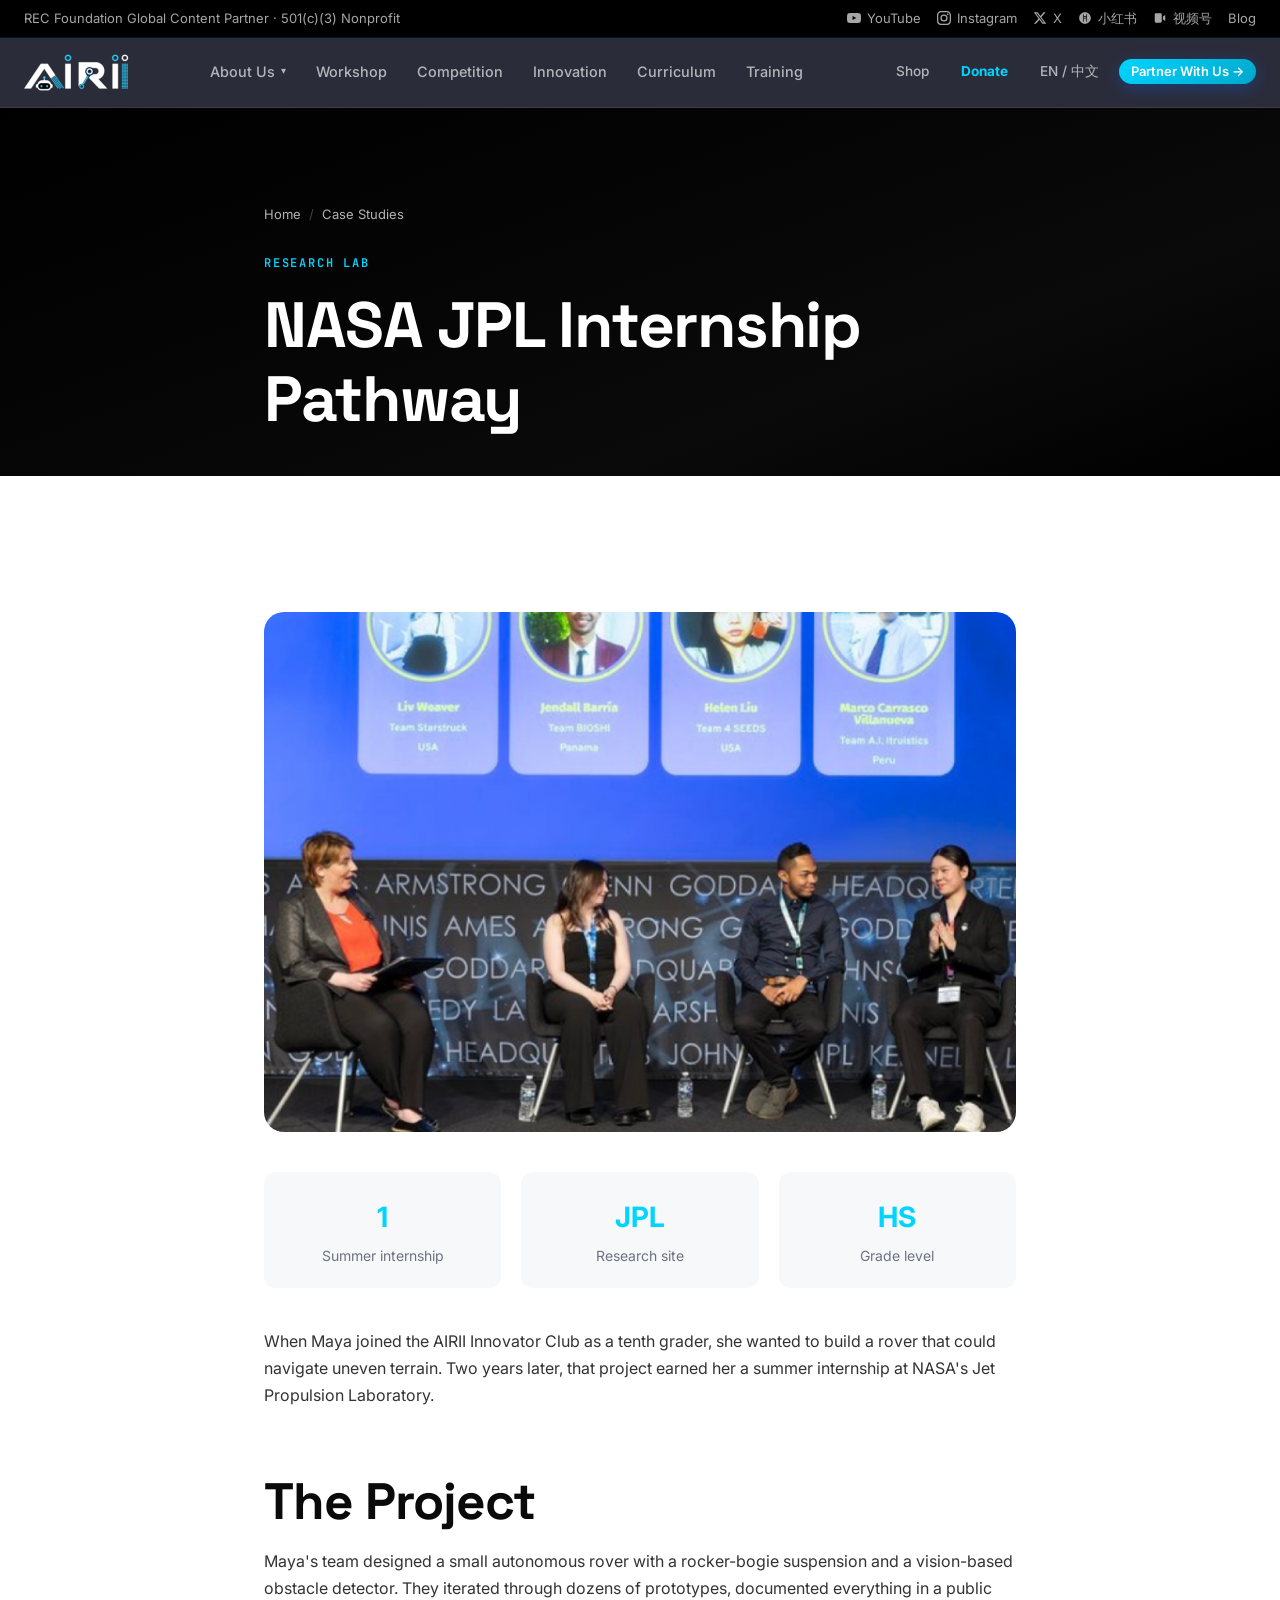
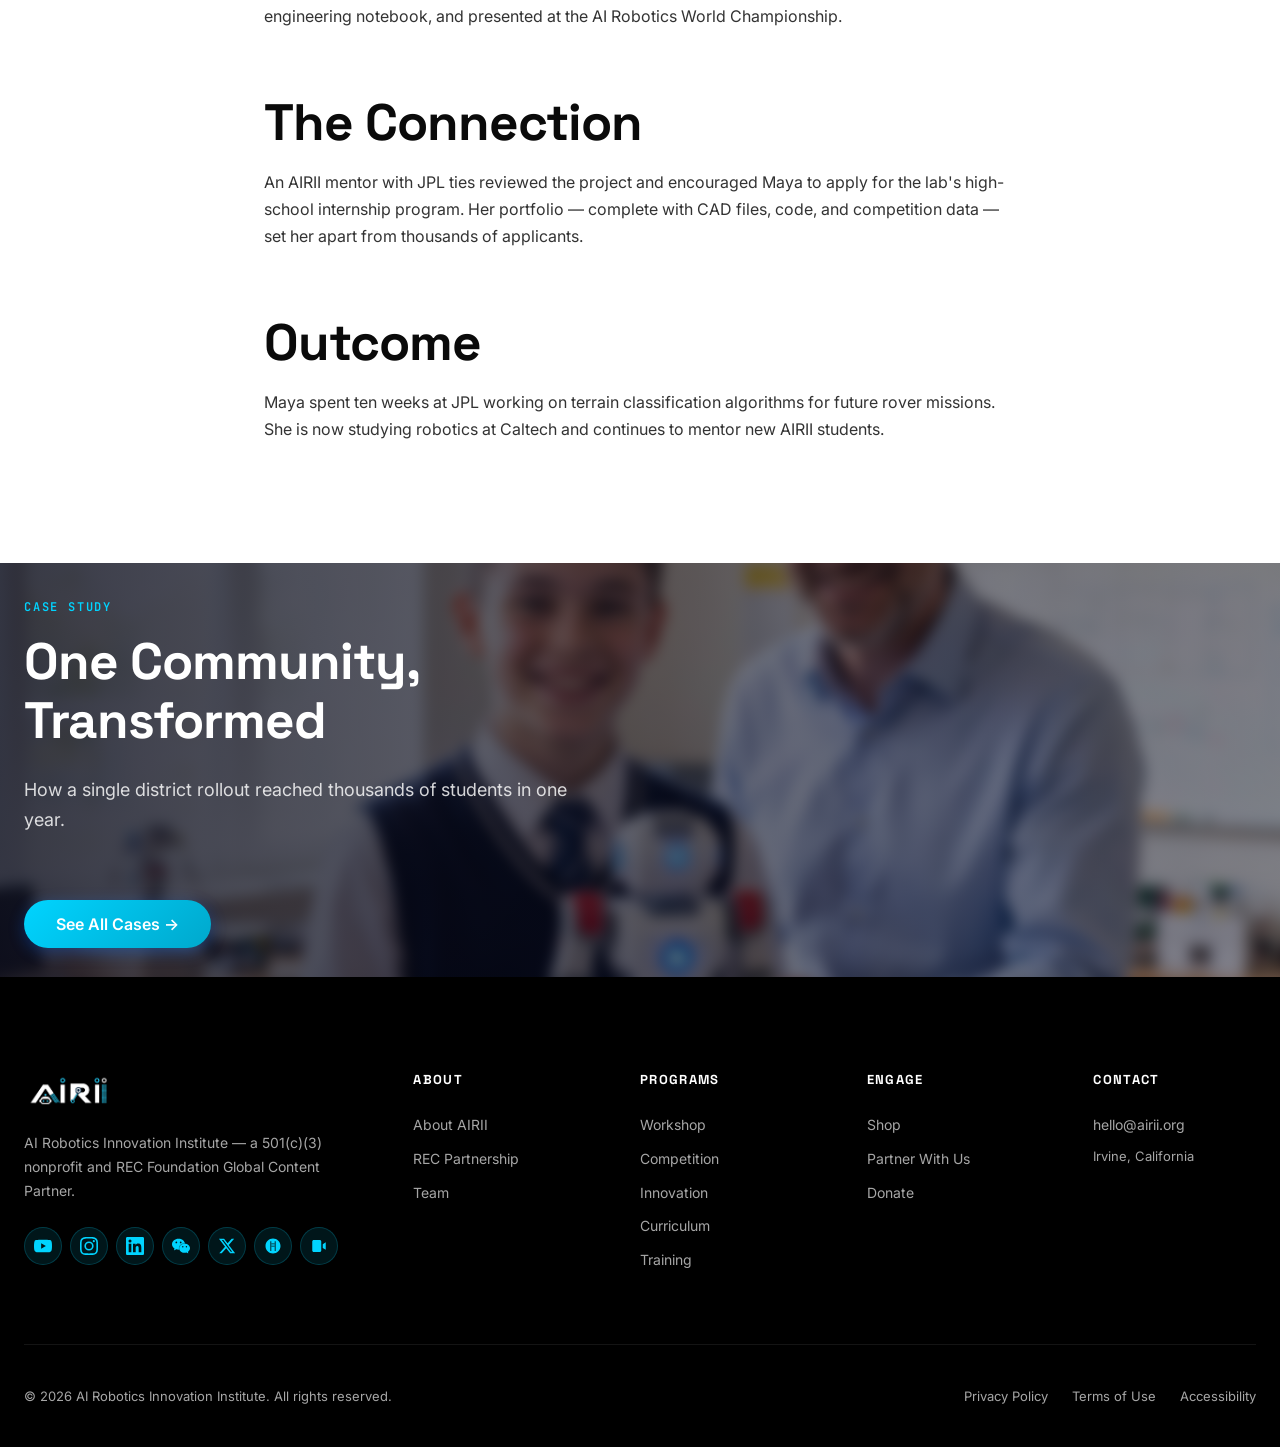
<file: case-detail.html>
<!DOCTYPE html>
<html lang="en">
<head>
    <meta charset="UTF-8">
    <meta name="viewport" content="width=device-width, initial-scale=1.0">
    <title>Case Study — AIRII</title>
    <meta name="description" content="AIRII case study.">
    <link rel="preconnect" href="https://fonts.googleapis.com">
    <link rel="preconnect" href="https://fonts.gstatic.com" crossorigin>
    <link href="https://fonts.googleapis.com/css2?family=Space+Grotesk:wght@400;500;700&family=Inter:wght@400;500;600&family=JetBrains+Mono:wght@500;600&display=swap" rel="stylesheet">
    <link rel="stylesheet" href="css/style.css">
    <style>
        .case-header { padding: var(--space-3xl) 0 var(--space-xl); background: var(--gradient-hero); color: white; }
        .case-header h1 { color: white; }
        .case-hero { width:100%; max-height: 520px; object-fit: cover; border-radius: var(--radius-lg); margin: var(--space-xl) 0; }
        .case-body { max-width: 800px; margin: 0 auto; padding: var(--space-3xl) 24px; font-size: 1.0625rem; line-height: 1.8; }
        .case-body h2 { margin-top: var(--space-2xl); margin-bottom: var(--space-md); }
        .case-body p { margin-bottom: var(--space-lg); }
        .case-body ul { list-style: disc; padding-left: 24px; margin-bottom: var(--space-lg); }
        .case-stats { display: grid; grid-template-columns: repeat(3, 1fr); gap: 20px; margin: var(--space-xl) 0; }
        .case-stat { background: var(--color-gray-50); padding: 20px; border-radius: var(--radius-md); text-align: center; }
        .case-stat-num { font-size: 1.75rem; font-weight: 700; color: var(--color-cyan); }
        .case-stat-label { font-size: 0.875rem; color: var(--text-muted); }
    </style>
</head>
<body>

<!-- ===== Social Top Bar ===== -->
<div class="social-topbar">
    <div class="social-topbar-inner">
        <span>REC Foundation Global Content Partner · 501(c)(3) Nonprofit</span>
        <div class="social-topbar-links">
            <a href="https://youtube.com/@airii" target="_blank" rel="noopener"><svg viewBox="0 0 24 24" width="14" height="14" fill="currentColor"><path d="M23.498 6.186a3.016 3.016 0 0 0-2.122-2.136C19.505 3.545 12 3.545 12 3.545s-7.505 0-9.377.505A3.017 3.017 0 0 0 .502 6.186C0 8.07 0 12 0 12s0 3.93.502 5.814a3.016 3.016 0 0 0 2.122 2.136c1.871.505 9.376.505 9.376.505s7.505 0 9.377-.505a3.015 3.015 0 0 0 2.122-2.136C24 15.93 24 12 24 12s0-3.93-.502-5.814zM9.545 15.568V8.432L15.818 12l-6.273 3.568z"/></svg> YouTube</a>
            <a href="https://instagram.com/airii" target="_blank" rel="noopener"><svg viewBox="0 0 24 24" width="14" height="14" fill="currentColor"><path d="M12 2.163c3.204 0 3.584.012 4.85.07 3.252.148 4.771 1.691 4.919 4.919.058 1.265.069 1.645.069 4.849 0 3.205-.012 3.584-.069 4.849-.149 3.225-1.664 4.771-4.919 4.919-1.266.058-1.644.07-4.85.07-3.204 0-3.584-.012-4.849-.07-3.26-.149-4.771-1.699-4.919-4.92-.058-1.265-.07-1.644-.07-4.849 0-3.204.013-3.583.07-4.849.149-3.227 1.664-4.771 4.919-4.919 1.266-.057 1.645-.069 4.849-.069zM12 0C8.741 0 8.333.014 7.053.072 2.695.272.273 2.69.073 7.052.014 8.333 0 8.741 0 12c0 3.259.014 3.668.072 4.948.2 4.358 2.618 6.78 6.98 6.98C8.333 23.986 8.741 24 12 24c3.259 0 3.668-.014 4.948-.072 4.354-.2 6.782-2.618 6.979-6.98.059-1.28.073-1.689.073-4.948 0-3.259-.014-3.667-.072-4.947-.196-4.354-2.617-6.78-6.979-6.98C15.668.014 15.259 0 12 0zm0 5.838a6.162 6.162 0 1 0 0 12.324 6.162 6.162 0 0 0 0-12.324zM12 16a4 4 0 1 1 0-8 4 4 0 0 1 0 8zm6.406-11.845a1.44 1.44 0 1 0 0 2.881 1.44 1.44 0 0 0 0-2.881z"/></svg> Instagram</a>
            <a href="https://x.com/airii" target="_blank" rel="noopener"><svg viewBox="0 0 24 24" width="14" height="14" fill="currentColor"><path d="M18.244 2.25h3.308l-7.227 8.26 8.502 11.24H16.17l-5.214-6.817L4.99 21.75H1.68l7.73-8.835L1.254 2.25H8.08l4.713 6.231zm-1.161 17.52h1.833L7.084 4.126H5.117z"/></svg> X</a>
            <a href="https://www.xiaohongshu.com/user/profile/airii" target="_blank" rel="noopener"><svg viewBox="0 0 24 24" width="14" height="14" fill="currentColor"><path d="M12 2C6.48 2 2 6.48 2 12s4.48 10 10 10 10-4.48 10-10S17.52 2 12 2zm-2 6.5h4v1.2h-4V8.5zm0 3h4v1.2h-4V11.5zM8.5 5.5h1.2v13H8.5v-13zm5.8 0h1.2v13h-1.2v-13z"/></svg> 小红书</a>
            <a href="#wechat-channels" class="channels-trigger"><svg viewBox="0 0 24 24" width="14" height="14" fill="currentColor"><path d="M3 6c0-1.1.9-2 2-2h8c1.1 0 2 .9 2 2v12c0 1.1-.9 2-2 2H5c-1.1 0-2-.9-2-2V6zm14 3.5l4-2.5v10l-4-2.5v-5z"/></svg> 视频号</a>
            <a href="blog.html">Blog</a>
        </div>
    </div>
</div>

<!-- ===== Navigation ===== -->
<nav class="navbar navbar-dark" id="navbar">
    <div class="nav-inner">
        <a href="index.html" class="nav-logo"><img src="images/magikid-logo.png" alt="AIRII" class="nav-logo-img"></a>
        <ul class="nav-menu">
            <li class="has-dropdown">
                <a href="about.html">About Us <span class="arrow">&#9662;</span></a>
                <div class="dropdown">
                    <a href="about.html#mission">Mission &amp; Vision</a>
                    <a href="about.html#story">Our Story</a>
                    <a href="about.html#rec-partnership">REC Foundation Partnership</a>
                    <a href="about.html#team">Team</a>
                    <a href="about.html#news">News &amp; Media</a>
            <a href="blog.html">Blog</a>
                    <a href="about.html#compliance">Compliance &amp; Transparency</a>
                </div>
            </li>
            <li><a href="workshop.html">Workshop</a></li>
            <li><a href="competition.html">Competition</a></li>
            <li><a href="innovation.html">Innovation</a></li>
            <li><a href="curriculum.html">Curriculum</a></li>
            <li><a href="training.html">Training</a></li>
        </ul>
        <div class="nav-tools">
            <a href="shop.html" class="nav-tool-link">Shop</a>
            <a href="donate.html" class="nav-tool-link" style="color:var(--color-cyan); font-weight:700;">Donate</a>
            <a href="#" class="nav-tool-link">EN / 中文</a>
            
            <a href="index.html#partner" class="btn btn-primary btn-sm">Partner With Us &rarr;</a>
            <button class="nav-toggle" aria-label="Menu"><span></span><span></span><span></span></button>
        </div>
    </div>
</nav>

<!-- ===== Case Header ===== -->
<header class="case-header">
    <div class="container-narrow">
        <div class="breadcrumb"><a href="index.html" style="color:rgba(255,255,255,0.7);">Home</a> <span style="color:rgba(255,255,255,0.5);">/</span> <a href="case-studies.html" style="color:rgba(255,255,255,0.7);">Case Studies</a></div>
        <span class="eyebrow eyebrow-light" id="caseTag">Research Lab</span>
        <h1 id="caseTitle">NASA JPL Internship Pathway</h1>
    </div>
</header>

<!-- ===== Case Body ===== -->
<article class="case-body" id="caseBody">
    <img src="images/CaseStudies_Big_1.png" alt="" class="case-hero" id="caseImage">
    <div id="caseStats" class="case-stats"></div>
    <div id="caseContent"></div>
</article>

<!-- ===== Bottom Image Banner ===== -->
<section class="bottom-banner">
    <div class="bottom-banner__bg" style="background-image:url('images/Banner_CaseDetail_1.png');"></div>
    <div class="bottom-banner__overlay"></div>
    <div class="container">
        <div class="bottom-banner__content fade-up">
            <span class="eyebrow eyebrow-light">Case Study</span>
            <h2>One Community, Transformed</h2>
            <p>How a single district rollout reached thousands of students in one year.</p>
            <div class="bottom-banner__actions">
                <a href="case-studies.html" class="btn btn-primary btn-lg">See All Cases →</a>
            </div>
        </div>
    </div>
</section>


<!-- ===== Footer ===== -->
<footer class="footer">
    <div class="container">
        <div class="footer-grid">
            <div class="footer-brand">
                <a href="index.html" class="nav-logo"><img src="images/airii-logo.png" alt="AIRII" class="nav-logo-img" style="height: 34px;"></a>
                <p>AI Robotics Innovation Institute — a 501(c)(3) nonprofit and REC Foundation Global Content Partner.</p>
                <div class="footer-social">
                    <a href="https://youtube.com/@airii" target="_blank" rel="noopener" aria-label="YouTube"><svg viewBox="0 0 24 24" width="18" height="18" fill="currentColor"><path d="M23.498 6.186a3.016 3.016 0 0 0-2.122-2.136C19.505 3.545 12 3.545 12 3.545s-7.505 0-9.377.505A3.017 3.017 0 0 0 .502 6.186C0 8.07 0 12 0 12s0 3.93.502 5.814a3.016 3.016 0 0 0 2.122 2.136c1.871.505 9.376.505 9.376.505s7.505 0 9.377-.505a3.015 3.015 0 0 0 2.122-2.136C24 15.93 24 12 24 12s0-3.93-.502-5.814zM9.545 15.568V8.432L15.818 12l-6.273 3.568z"/></svg></a>
                    <a href="https://instagram.com/airii" target="_blank" rel="noopener" aria-label="Instagram"><svg viewBox="0 0 24 24" width="18" height="18" fill="currentColor"><path d="M12 2.163c3.204 0 3.584.012 4.85.07 3.252.148 4.771 1.691 4.919 4.919.058 1.265.069 1.645.069 4.849 0 3.205-.012 3.584-.069 4.849-.149 3.225-1.664 4.771-4.919 4.919-1.266.058-1.644.07-4.85.07-3.204 0-3.584-.012-4.849-.07-3.26-.149-4.771-1.699-4.919-4.92-.058-1.265-.07-1.644-.07-4.849 0-3.204.013-3.583.07-4.849.149-3.227 1.664-4.771 4.919-4.919 1.266-.057 1.645-.069 4.849-.069zM12 0C8.741 0 8.333.014 7.053.072 2.695.272.273 2.69.073 7.052.014 8.333 0 8.741 0 12c0 3.259.014 3.668.072 4.948.2 4.358 2.618 6.78 6.98 6.98C8.333 23.986 8.741 24 12 24c3.259 0 3.668-.014 4.948-.072 4.354-.2 6.782-2.618 6.979-6.98.059-1.28.073-1.689.073-4.948 0-3.259-.014-3.667-.072-4.947-.196-4.354-2.617-6.78-6.979-6.98C15.668.014 15.259 0 12 0zm0 5.838a6.162 6.162 0 1 0 0 12.324 6.162 6.162 0 0 0 0-12.324zM12 16a4 4 0 1 1 0-8 4 4 0 0 1 0 8zm6.406-11.845a1.44 1.44 0 1 0 0 2.881 1.44 1.44 0 0 0 0-2.881z"/></svg></a>
                    <a href="https://linkedin.com/company/airii" target="_blank" rel="noopener" aria-label="LinkedIn"><svg viewBox="0 0 24 24" width="18" height="18" fill="currentColor"><path d="M20.447 20.452h-3.554v-5.569c0-1.328-.027-3.037-1.852-3.037-1.853 0-2.136 1.445-2.136 2.939v5.667H9.351V9h3.414v1.561h.046c.477-.9 1.637-1.85 3.37-1.85 3.601 0 4.267 2.37 4.267 5.455v6.286zM5.337 7.433a2.062 2.062 0 0 1-2.063-2.065 2.064 2.064 0 1 1 2.063 2.065zm1.782 13.019H3.555V9h3.564v11.452zM22.225 0H1.771C.792 0 0 .774 0 1.729v20.542C0 23.227.792 24 1.771 24h20.451C23.2 24 24 23.227 24 22.271V1.729C24 .774 23.2 0 22.222 0h.003z"/></svg></a>
                    <a href="#wechat" class="wechat-trigger" aria-label="WeChat"><svg viewBox="0 0 24 24" width="18" height="18" fill="currentColor"><path d="M8.691 2.188C3.891 2.188 0 5.476 0 9.53c0 2.212 1.17 4.203 3.002 5.55a.59.59 0 0 1 .213.665l-.39 1.48c-.019.07-.048.141-.048.213 0 .163.13.295.29.295a.326.326 0 0 0 .167-.054l1.903-1.114a.864.864 0 0 1 .717-.098 10.16 10.16 0 0 0 2.837.403c.276 0 .543-.027.811-.05-.857-2.578.157-4.972 1.932-6.446 1.703-1.415 3.882-1.98 5.853-1.838-.576-3.583-4.196-6.348-8.596-6.348zM5.785 5.991c.642 0 1.162.529 1.162 1.18a1.17 1.17 0 0 1-1.162 1.178A1.17 1.17 0 0 1 4.623 7.17c0-.651.52-1.18 1.162-1.18zm5.813 0c.642 0 1.162.529 1.162 1.18a1.17 1.17 0 0 1-1.162 1.178 1.17 1.17 0 0 1-1.162-1.178c0-.651.52-1.18 1.162-1.18zm5.34 2.867c-1.797-.052-3.746.512-5.28 1.786-1.72 1.428-2.687 3.72-1.78 6.22.942 2.453 3.666 4.229 6.884 4.229.826 0 1.622-.12 2.361-.336a.722.722 0 0 1 .598.082l1.584.926a.272.272 0 0 0 .14.047c.134 0 .24-.111.24-.247 0-.06-.023-.12-.038-.177l-.327-1.233a.49.49 0 0 1 .177-.554C23.219 18.166 24 16.56 24 14.786c0-3.26-3.064-5.891-6.862-5.928zm-2.54 3.013c.535 0 .969.44.969.982a.976.976 0 0 1-.969.983.976.976 0 0 1-.969-.983c0-.542.434-.982.97-.982zm4.844 0c.535 0 .969.44.969.982a.976.976 0 0 1-.969.983.976.976 0 0 1-.969-.983c0-.542.434-.982.969-.982z"/></svg></a>
                    <a href="https://x.com/airii" target="_blank" rel="noopener" aria-label="X (Twitter)"><svg viewBox="0 0 24 24" width="18" height="18" fill="currentColor"><path d="M18.244 2.25h3.308l-7.227 8.26 8.502 11.24H16.17l-5.214-6.817L4.99 21.75H1.68l7.73-8.835L1.254 2.25H8.08l4.713 6.231zm-1.161 17.52h1.833L7.084 4.126H5.117z"/></svg></a>
                    <a href="https://www.xiaohongshu.com/user/profile/airii" target="_blank" rel="noopener" aria-label="小红书"><svg viewBox="0 0 24 24" width="18" height="18" fill="currentColor"><path d="M12 2C6.48 2 2 6.48 2 12s4.48 10 10 10 10-4.48 10-10S17.52 2 12 2zm-2 6.5h4v1.2h-4V8.5zm0 3h4v1.2h-4V11.5zM8.5 5.5h1.2v13H8.5v-13zm5.8 0h1.2v13h-1.2v-13z"/></svg></a>
                    <a href="#wechat-channels" class="channels-trigger" aria-label="视频号"><svg viewBox="0 0 24 24" width="18" height="18" fill="currentColor"><path d="M3 6c0-1.1.9-2 2-2h8c1.1 0 2 .9 2 2v12c0 1.1-.9 2-2 2H5c-1.1 0-2-.9-2-2V6zm14 3.5l4-2.5v10l-4-2.5v-5z"/></svg></a>
                </div>
            </div>
            <div class="footer-col"><h6>About</h6><ul><li><a href="about.html">About AIRII</a></li><li><a href="about.html#rec-partnership">REC Partnership</a></li><li><a href="about.html#team">Team</a></li></ul></div>
            <div class="footer-col"><h6>Programs</h6><ul><li><a href="workshop.html">Workshop</a></li><li><a href="competition.html">Competition</a></li><li><a href="innovation.html">Innovation</a></li><li><a href="curriculum.html">Curriculum</a></li><li><a href="training.html">Training</a></li></ul></div>
            <div class="footer-col"><h6>Engage</h6><ul><li><a href="shop.html">Shop</a></li><li><a href="index.html#partner">Partner With Us</a></li><li><a href="donate.html">Donate</a></li></ul></div>
            <div class="footer-col"><h6>Contact</h6><ul><li><a href="mailto:hello@airii.org">hello@airii.org</a></li><li style="color:var(--text-light-muted); font-size:0.8125rem;">Irvine, California</li></ul></div>
        </div>
        <div class="footer-bottom"><p>&copy; 2026 AI Robotics Innovation Institute. All rights reserved.</p><div class="footer-legal"><a href="#">Privacy Policy</a><a href="#">Terms of Use</a><a href="#">Accessibility</a></div></div>
    </div>
</footer>

<div class="modal-overlay" id="wechatModal">
    <div class="modal-content">
        <button class="modal-close" id="closeWechat">&times;</button>
        <div class="qr-placeholder">WeChat QR Code</div>
        <h4>Follow AIRII on WeChat</h4>
    </div>
</div>

<script src="js/main.js"></script>
<script>
const cases = {
    'nasa': {
        tag: 'Research Lab', title: 'NASA JPL Internship Pathway', image: 'images/Impact_1.png',
        stats: [{num:'1', label:'Summer internship'}, {num:'JPL', label:'Research site'}, {num:'HS', label:'Grade level'}],
        content: `<p>When Maya joined the AIRII Innovator Club as a tenth grader, she wanted to build a rover that could navigate uneven terrain. Two years later, that project earned her a summer internship at NASA's Jet Propulsion Laboratory.</p>
        <h2>The Project</h2><p>Maya's team designed a small autonomous rover with a rocker-bogie suspension and a vision-based obstacle detector. They iterated through dozens of prototypes, documented everything in a public engineering notebook, and presented at the AI Robotics World Championship.</p>
        <h2>The Connection</h2><p>An AIRII mentor with JPL ties reviewed the project and encouraged Maya to apply for the lab's high-school internship program. Her portfolio — complete with CAD files, code, and competition data — set her apart from thousands of applicants.</p>
        <h2>Outcome</h2><p>Maya spent ten weeks at JPL working on terrain classification algorithms for future rover missions. She is now studying robotics at Caltech and continues to mentor new AIRII students.</p>`
    },
    'stanford': {
        tag: 'University Pipeline', title: 'Stanford AI Research Early Admit', image: 'images/Impact_2.png',
        stats: [{num:'Stanford', label:'University'}, {num:'HAI', label:'Research lab'}, {num:'4', label:'AIRII alumni admitted'}],
        content: `<p>AIRII alumni regularly matriculate to top engineering programs, often with research experience that most undergraduates do not acquire until graduate school.</p>
        <h2>Research-Ready Portfolios</h2><p>Through the Innovator Club, students publish technical reports, contribute to open-source robotics tools, and compete in international AI olympiads. These experiences produce portfolios that admission committees and research labs notice.</p>
        <h2>Stanford HAI Connection</h2><p>Two AIRII alumni now work in Stanford's Human-Centered AI Institute, one on human-robot interaction and the other on AI education. Both credit their AIRII project work with giving them the skills and confidence to join a university lab as first-year students.</p>
        <h2>Replicating the Pathway</h2><p>AIRII is formalizing its university pipeline program, connecting advanced students with mentors at Stanford, Caltech, MIT, and Carnegie Mellon.</p>`
    },
    'world-champion': {
        tag: 'Competition', title: 'Four Years of National Champions', image: 'images/Impact_3.png',
        stats: [{num:'4', label:'Years of national titles'}, {num:'3', label:'Countries'}, {num:'12', label:'Champion teams'}],
        content: `<p>Winning once is luck. Winning four years in a row across three continents is a system. This case study breaks down the AIRII competition training methodology.</p>
        <h2>Structured Training Cycles</h2><p>Teams follow a year-long cycle: preseason skill building, game analysis, prototype sprint, integration, and competition simulation. Each phase has clear deliverables and review gates.</p>
        <h2>Data-Driven Iteration</h2><p>Coaches log practice match data and use it to prioritize design changes. Students learn to treat their robot as an evolving product rather than a one-time build.</p>
        <h2>Mentorship Network</h2><p>Champion teams are supported by a network of alumni mentors, many of whom return to coach after graduating from university. This creates a self-reinforcing culture of excellence.</p>`
    },
    'school-district': {
        tag: 'K-12 Partnership', title: 'District-Wide Robotics Rollout', image: 'images/Impact_4.png',
        stats: [{num:'12,000', label:'Students reached'}, {num:'18', label:'School sites'}, {num:'3', label:'Years to scale'}],
        content: `<p>A California school district wanted to bring AI robotics education to every K-8 student. They partnered with AIRII to design a sustainable, scalable implementation.</p>
        <h2>The Challenge</h2><p>The district needed curriculum aligned to state standards, teacher training for non-CS educators, and a competition pathway to keep students engaged beyond the classroom.</p>
        <h2>The Solution</h2><p>AIRII provided a tiered curriculum license, a three-year teacher certification program, and annual workshops for students and families. The program launched in six pilot schools and expanded district-wide after the first year.</p>
        <h2>The Results</h2><p>After three years, the district reported increased student interest in STEM electives, stronger cross-school collaboration, and its first teams qualifying for the AI Robotics World Championship.</p>`
    }
};

const params = new URLSearchParams(window.location.search);
const id = params.get('id') || 'nasa';
const c = cases[id] || cases['nasa'];
document.getElementById('caseTag').textContent = c.tag;
document.getElementById('caseTitle').textContent = c.title;
document.getElementById('caseImage').src = c.image;
document.getElementById('caseContent').innerHTML = c.content;
document.getElementById('caseStats').innerHTML = c.stats.map(s => '<div class="case-stat"><div class="case-stat-num">' + s.num + '</div><div class="case-stat-label">' + s.label + '</div></div>').join('');
document.title = c.title + ' — AIRII';
</script>

<!-- ===== WeChat Channels Modal ===== -->
<div class="modal-overlay" id="channels-modal">
    <div class="modal-content">
        <button class="modal-close" onclick="document.getElementById('channels-modal').classList.remove('active')">&times;</button>
        <h3 style="margin-bottom:8px;">WeChat Channels / 微信视频号</h3>
        <p style="font-size:0.875rem;color:var(--text-muted);margin-bottom:20px;">Scan to follow AIRII on WeChat Channels<br>扫码关注 AIRII 微信视频号</p>
        <div class="qr-placeholder">
            <div style="text-align:center;">
                <div style="font-size:2rem;margin-bottom:8px;">📹</div>
                <div style="font-size:0.75rem;">QR Code<br>视频号二维码</div>
            </div>
        </div>
        <p style="font-size:0.8125rem;color:var(--text-muted);">Search "AIRII" on WeChat Channels<br>在微信视频号搜索 "AIRII"</p>
    </div>
</div>
<script>
document.querySelectorAll('.channels-trigger').forEach(function(el){
    el.addEventListener('click', function(e){
        e.preventDefault();
        document.getElementById('channels-modal').classList.add('active');
    });
});
</script>

</body>
</html>
</file>
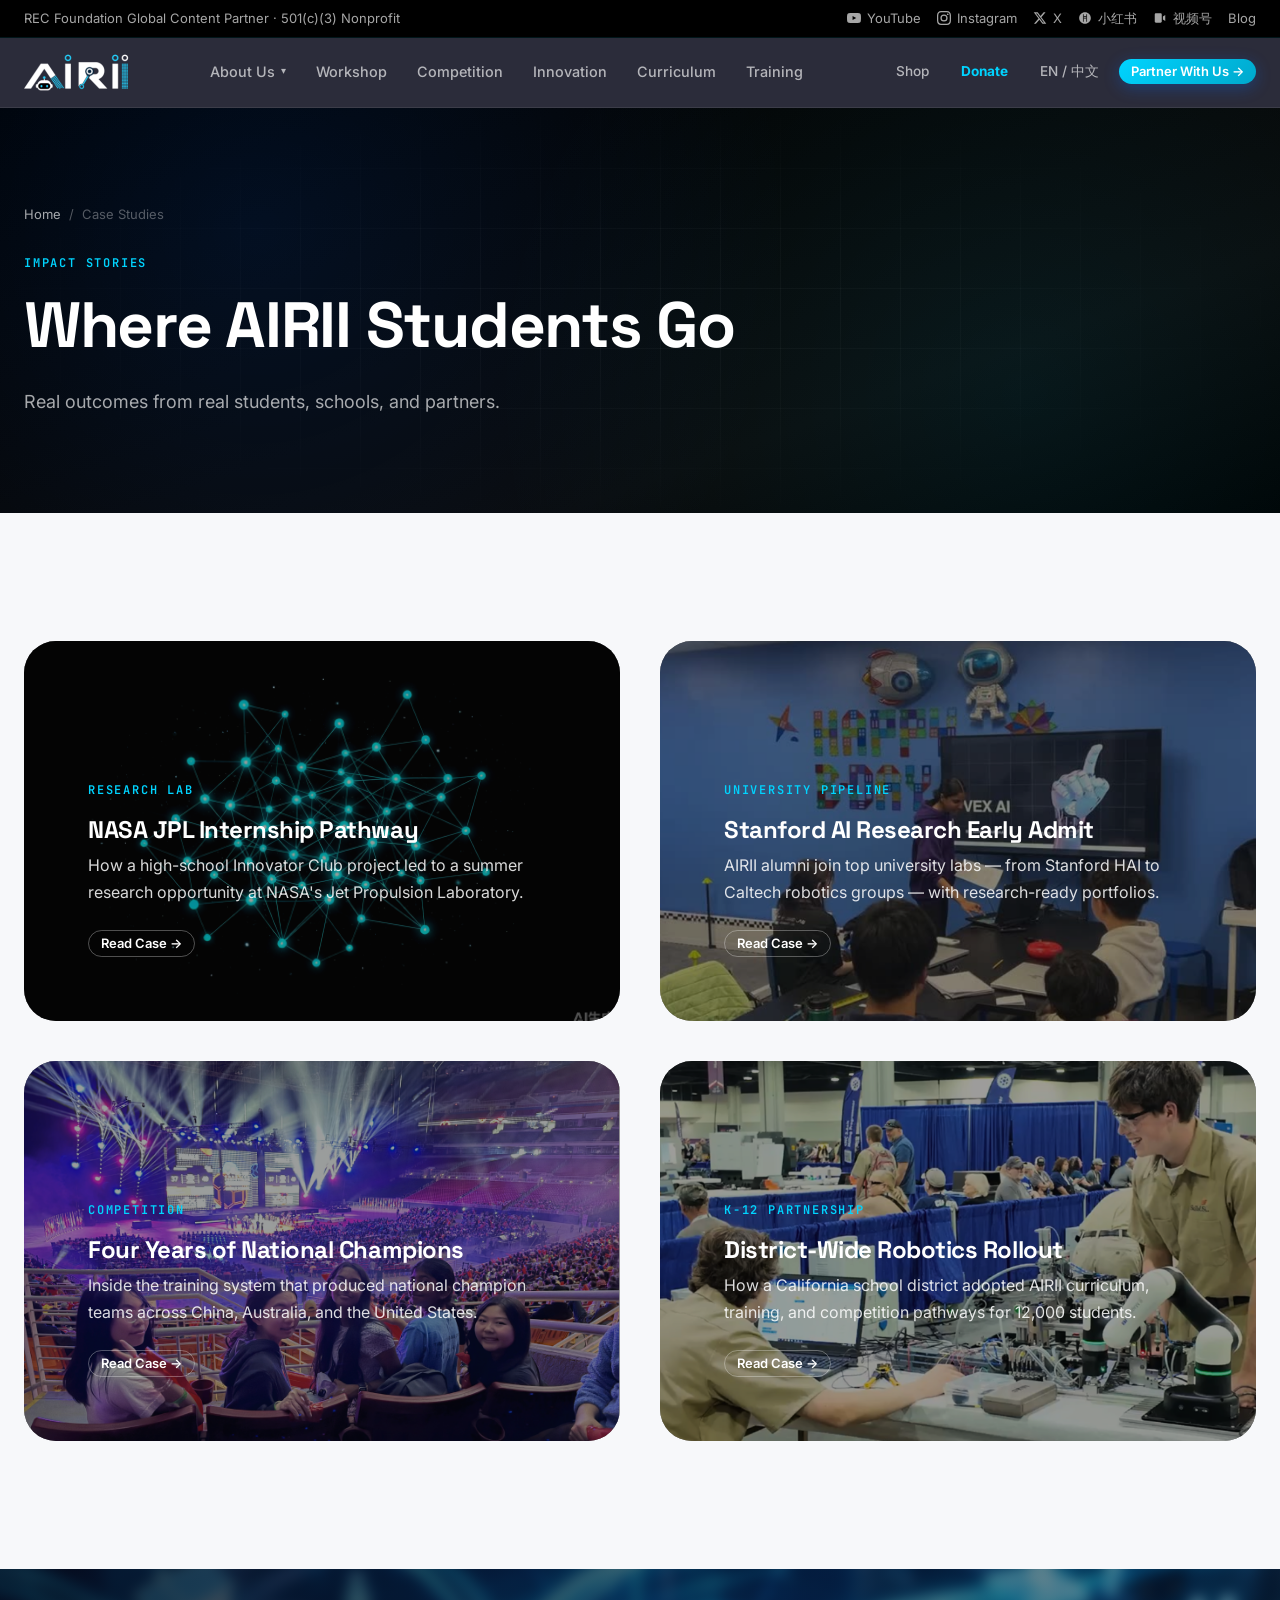
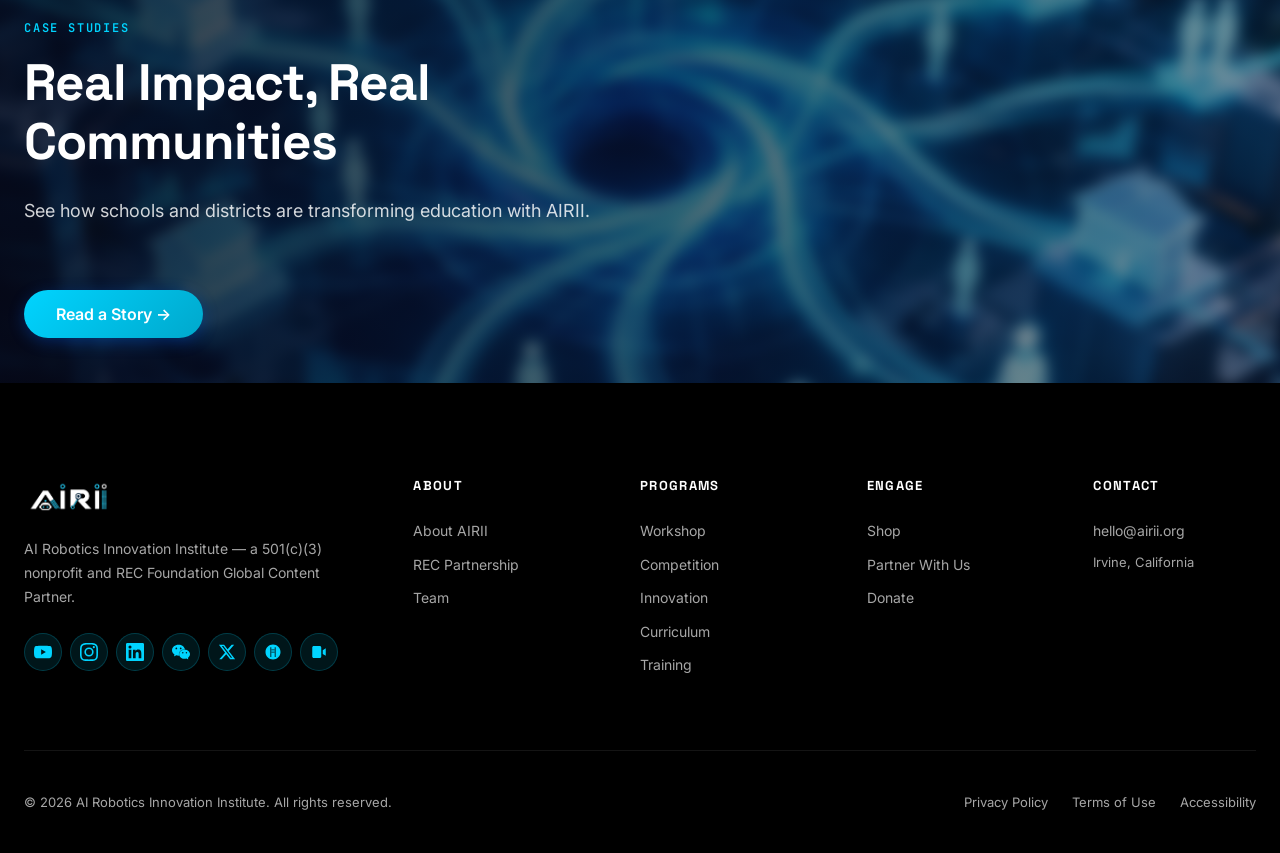
<file: case-studies.html>
<!DOCTYPE html>
<html lang="en">
<head>
    <meta charset="UTF-8">
    <meta name="viewport" content="width=device-width, initial-scale=1.0">
    <title>Case Studies — AIRII</title>
    <meta name="description" content="AIRII impact stories: NASA internships, Stanford research, world championships, and school district partnerships.">
    <link rel="preconnect" href="https://fonts.googleapis.com">
    <link rel="preconnect" href="https://fonts.gstatic.com" crossorigin>
    <link href="https://fonts.googleapis.com/css2?family=Space+Grotesk:wght@400;500;700&family=Inter:wght@400;500;600&family=JetBrains+Mono:wght@500;600&display=swap" rel="stylesheet">
    <link rel="stylesheet" href="css/style.css">
</head>
<body>

<!-- ===== Social Top Bar ===== -->
<div class="social-topbar">
    <div class="social-topbar-inner">
        <span>REC Foundation Global Content Partner · 501(c)(3) Nonprofit</span>
        <div class="social-topbar-links">
            <a href="https://youtube.com/@airii" target="_blank" rel="noopener"><svg viewBox="0 0 24 24" width="14" height="14" fill="currentColor"><path d="M23.498 6.186a3.016 3.016 0 0 0-2.122-2.136C19.505 3.545 12 3.545 12 3.545s-7.505 0-9.377.505A3.017 3.017 0 0 0 .502 6.186C0 8.07 0 12 0 12s0 3.93.502 5.814a3.016 3.016 0 0 0 2.122 2.136c1.871.505 9.376.505 9.376.505s7.505 0 9.377-.505a3.015 3.015 0 0 0 2.122-2.136C24 15.93 24 12 24 12s0-3.93-.502-5.814zM9.545 15.568V8.432L15.818 12l-6.273 3.568z"/></svg> YouTube</a>
            <a href="https://instagram.com/airii" target="_blank" rel="noopener"><svg viewBox="0 0 24 24" width="14" height="14" fill="currentColor"><path d="M12 2.163c3.204 0 3.584.012 4.85.07 3.252.148 4.771 1.691 4.919 4.919.058 1.265.069 1.645.069 4.849 0 3.205-.012 3.584-.069 4.849-.149 3.225-1.664 4.771-4.919 4.919-1.266.058-1.644.07-4.85.07-3.204 0-3.584-.012-4.849-.07-3.26-.149-4.771-1.699-4.919-4.92-.058-1.265-.07-1.644-.07-4.849 0-3.204.013-3.583.07-4.849.149-3.227 1.664-4.771 4.919-4.919 1.266-.057 1.645-.069 4.849-.069zM12 0C8.741 0 8.333.014 7.053.072 2.695.272.273 2.69.073 7.052.014 8.333 0 8.741 0 12c0 3.259.014 3.668.072 4.948.2 4.358 2.618 6.78 6.98 6.98C8.333 23.986 8.741 24 12 24c3.259 0 3.668-.014 4.948-.072 4.354-.2 6.782-2.618 6.979-6.98.059-1.28.073-1.689.073-4.948 0-3.259-.014-3.667-.072-4.947-.196-4.354-2.617-6.78-6.979-6.98C15.668.014 15.259 0 12 0zm0 5.838a6.162 6.162 0 1 0 0 12.324 6.162 6.162 0 0 0 0-12.324zM12 16a4 4 0 1 1 0-8 4 4 0 0 1 0 8zm6.406-11.845a1.44 1.44 0 1 0 0 2.881 1.44 1.44 0 0 0 0-2.881z"/></svg> Instagram</a>
            <a href="https://x.com/airii" target="_blank" rel="noopener"><svg viewBox="0 0 24 24" width="14" height="14" fill="currentColor"><path d="M18.244 2.25h3.308l-7.227 8.26 8.502 11.24H16.17l-5.214-6.817L4.99 21.75H1.68l7.73-8.835L1.254 2.25H8.08l4.713 6.231zm-1.161 17.52h1.833L7.084 4.126H5.117z"/></svg> X</a>
            <a href="https://www.xiaohongshu.com/user/profile/airii" target="_blank" rel="noopener"><svg viewBox="0 0 24 24" width="14" height="14" fill="currentColor"><path d="M12 2C6.48 2 2 6.48 2 12s4.48 10 10 10 10-4.48 10-10S17.52 2 12 2zm-2 6.5h4v1.2h-4V8.5zm0 3h4v1.2h-4V11.5zM8.5 5.5h1.2v13H8.5v-13zm5.8 0h1.2v13h-1.2v-13z"/></svg> 小红书</a>
            <a href="#wechat-channels" class="channels-trigger"><svg viewBox="0 0 24 24" width="14" height="14" fill="currentColor"><path d="M3 6c0-1.1.9-2 2-2h8c1.1 0 2 .9 2 2v12c0 1.1-.9 2-2 2H5c-1.1 0-2-.9-2-2V6zm14 3.5l4-2.5v10l-4-2.5v-5z"/></svg> 视频号</a>
            <a href="blog.html">Blog</a>
        </div>
    </div>
</div>

<!-- ===== Navigation ===== -->
<nav class="navbar navbar-dark" id="navbar">
    <div class="nav-inner">
        <a href="index.html" class="nav-logo"><img src="images/magikid-logo.png" alt="AIRII" class="nav-logo-img"></a>
        <ul class="nav-menu">
            <li class="has-dropdown">
                <a href="about.html">About Us <span class="arrow">&#9662;</span></a>
                <div class="dropdown">
                    <a href="about.html#mission">Mission &amp; Vision</a>
                    <a href="about.html#story">Our Story</a>
                    <a href="about.html#rec-partnership">REC Foundation Partnership</a>
                    <a href="about.html#team">Team</a>
                    <a href="about.html#news">News &amp; Media</a>
            <a href="blog.html">Blog</a>
                    <a href="about.html#compliance">Compliance &amp; Transparency</a>
                </div>
            </li>
            <li><a href="workshop.html">Workshop</a></li>
            <li><a href="competition.html">Competition</a></li>
            <li><a href="innovation.html">Innovation</a></li>
            <li><a href="curriculum.html">Curriculum</a></li>
            <li><a href="training.html">Training</a></li>
        </ul>
        <div class="nav-tools">
            <a href="shop.html" class="nav-tool-link">Shop</a>
            <a href="donate.html" class="nav-tool-link" style="color:var(--color-cyan); font-weight:700;">Donate</a>
            <a href="#" class="nav-tool-link">EN / 中文</a>
            
            <a href="index.html#partner" class="btn btn-primary btn-sm">Partner With Us &rarr;</a>
            <button class="nav-toggle" aria-label="Menu"><span></span><span></span><span></span></button>
        </div>
    </div>
</nav>

<!-- ===== Page Header ===== -->
<section class="page-header">
    <div class="container">
        <div class="breadcrumb"><a href="index.html">Home</a> <span>/</span> <span>Case Studies</span></div>
        <span class="eyebrow eyebrow-light">Impact Stories</span>
        <h1>Where AIRII Students Go</h1>
        <p style="max-width: 640px; color: var(--text-light-muted);">Real outcomes from real students, schools, and partners.</p>
    </div>
</section>

<!-- ===== Case Grid ===== -->
<section class="section section-light">
    <div class="container">
        <div class="case-grid fade-up">
            <a href="case-detail.html?id=nasa" class="case-card">
                <img src="images/CaseStudies_Big_1.png" alt="NASA research">
                <div class="case-card-content">
                    <span class="eyebrow eyebrow-light">Research Lab</span>
                    <h3>NASA JPL Internship Pathway</h3>
                    <p>How a high-school Innovator Club project led to a summer research opportunity at NASA's Jet Propulsion Laboratory.</p>
                    <span class="btn btn-ghost-light btn-sm">Read Case &rarr;</span>
                </div>
            </a>
            <a href="case-detail.html?id=stanford" class="case-card">
                <img src="images/Curriculum_Big_1.png" alt="Stanford">
                <div class="case-card-content">
                    <span class="eyebrow eyebrow-light">University Pipeline</span>
                    <h3>Stanford AI Research Early Admit</h3>
                    <p>AIRII alumni join top university labs — from Stanford HAI to Caltech robotics groups — with research-ready portfolios.</p>
                    <span class="btn btn-ghost-light btn-sm">Read Case &rarr;</span>
                </div>
            </a>
            <a href="case-detail.html?id=world-champion" class="case-card">
                <img src="images/Competition_Big_1.png" alt="World champions">
                <div class="case-card-content">
                    <span class="eyebrow eyebrow-light">Competition</span>
                    <h3>Four Years of National Champions</h3>
                    <p>Inside the training system that produced national champion teams across China, Australia, and the United States.</p>
                    <span class="btn btn-ghost-light btn-sm">Read Case &rarr;</span>
                </div>
            </a>
            <a href="case-detail.html?id=school-district" class="case-card">
                <img src="images/Workshop_Big_1.png" alt="School district partnership">
                <div class="case-card-content">
                    <span class="eyebrow eyebrow-light">K-12 Partnership</span>
                    <h3>District-Wide Robotics Rollout</h3>
                    <p>How a California school district adopted AIRII curriculum, training, and competition pathways for 12,000 students.</p>
                    <span class="btn btn-ghost-light btn-sm">Read Case &rarr;</span>
                </div>
            </a>
        </div>
    </div>
</section>

<!-- ===== Bottom Image Banner ===== -->
<section class="bottom-banner">
    <div class="bottom-banner__bg" style="background-image:url('images/Banner_CaseStudies_1.png');"></div>
    <div class="bottom-banner__overlay"></div>
    <div class="container">
        <div class="bottom-banner__content fade-up">
            <span class="eyebrow eyebrow-light">Case Studies</span>
            <h2>Real Impact, Real Communities</h2>
            <p>See how schools and districts are transforming education with AIRII.</p>
            <div class="bottom-banner__actions">
                <a href="case-detail.html" class="btn btn-primary btn-lg">Read a Story →</a>
            </div>
        </div>
    </div>
</section>


<!-- ===== Footer ===== -->
<footer class="footer">
    <div class="container">
        <div class="footer-grid">
            <div class="footer-brand">
                <a href="index.html" class="nav-logo"><img src="images/airii-logo.png" alt="AIRII" class="nav-logo-img" style="height: 34px;"></a>
                <p>AI Robotics Innovation Institute — a 501(c)(3) nonprofit and REC Foundation Global Content Partner.</p>
                <div class="footer-social">
                    <a href="https://youtube.com/@airii" target="_blank" rel="noopener" aria-label="YouTube"><svg viewBox="0 0 24 24" width="18" height="18" fill="currentColor"><path d="M23.498 6.186a3.016 3.016 0 0 0-2.122-2.136C19.505 3.545 12 3.545 12 3.545s-7.505 0-9.377.505A3.017 3.017 0 0 0 .502 6.186C0 8.07 0 12 0 12s0 3.93.502 5.814a3.016 3.016 0 0 0 2.122 2.136c1.871.505 9.376.505 9.376.505s7.505 0 9.377-.505a3.015 3.015 0 0 0 2.122-2.136C24 15.93 24 12 24 12s0-3.93-.502-5.814zM9.545 15.568V8.432L15.818 12l-6.273 3.568z"/></svg></a>
                    <a href="https://instagram.com/airii" target="_blank" rel="noopener" aria-label="Instagram"><svg viewBox="0 0 24 24" width="18" height="18" fill="currentColor"><path d="M12 2.163c3.204 0 3.584.012 4.85.07 3.252.148 4.771 1.691 4.919 4.919.058 1.265.069 1.645.069 4.849 0 3.205-.012 3.584-.069 4.849-.149 3.225-1.664 4.771-4.919 4.919-1.266.058-1.644.07-4.85.07-3.204 0-3.584-.012-4.849-.07-3.26-.149-4.771-1.699-4.919-4.92-.058-1.265-.07-1.644-.07-4.849 0-3.204.013-3.583.07-4.849.149-3.227 1.664-4.771 4.919-4.919 1.266-.057 1.645-.069 4.849-.069zM12 0C8.741 0 8.333.014 7.053.072 2.695.272.273 2.69.073 7.052.014 8.333 0 8.741 0 12c0 3.259.014 3.668.072 4.948.2 4.358 2.618 6.78 6.98 6.98C8.333 23.986 8.741 24 12 24c3.259 0 3.668-.014 4.948-.072 4.354-.2 6.782-2.618 6.979-6.98.059-1.28.073-1.689.073-4.948 0-3.259-.014-3.667-.072-4.947-.196-4.354-2.617-6.78-6.979-6.98C15.668.014 15.259 0 12 0zm0 5.838a6.162 6.162 0 1 0 0 12.324 6.162 6.162 0 0 0 0-12.324zM12 16a4 4 0 1 1 0-8 4 4 0 0 1 0 8zm6.406-11.845a1.44 1.44 0 1 0 0 2.881 1.44 1.44 0 0 0 0-2.881z"/></svg></a>
                    <a href="https://linkedin.com/company/airii" target="_blank" rel="noopener" aria-label="LinkedIn"><svg viewBox="0 0 24 24" width="18" height="18" fill="currentColor"><path d="M20.447 20.452h-3.554v-5.569c0-1.328-.027-3.037-1.852-3.037-1.853 0-2.136 1.445-2.136 2.939v5.667H9.351V9h3.414v1.561h.046c.477-.9 1.637-1.85 3.37-1.85 3.601 0 4.267 2.37 4.267 5.455v6.286zM5.337 7.433a2.062 2.062 0 0 1-2.063-2.065 2.064 2.064 0 1 1 2.063 2.065zm1.782 13.019H3.555V9h3.564v11.452zM22.225 0H1.771C.792 0 0 .774 0 1.729v20.542C0 23.227.792 24 1.771 24h20.451C23.2 24 24 23.227 24 22.271V1.729C24 .774 23.2 0 22.222 0h.003z"/></svg></a>
                    <a href="#wechat" class="wechat-trigger" aria-label="WeChat"><svg viewBox="0 0 24 24" width="18" height="18" fill="currentColor"><path d="M8.691 2.188C3.891 2.188 0 5.476 0 9.53c0 2.212 1.17 4.203 3.002 5.55a.59.59 0 0 1 .213.665l-.39 1.48c-.019.07-.048.141-.048.213 0 .163.13.295.29.295a.326.326 0 0 0 .167-.054l1.903-1.114a.864.864 0 0 1 .717-.098 10.16 10.16 0 0 0 2.837.403c.276 0 .543-.027.811-.05-.857-2.578.157-4.972 1.932-6.446 1.703-1.415 3.882-1.98 5.853-1.838-.576-3.583-4.196-6.348-8.596-6.348zM5.785 5.991c.642 0 1.162.529 1.162 1.18a1.17 1.17 0 0 1-1.162 1.178A1.17 1.17 0 0 1 4.623 7.17c0-.651.52-1.18 1.162-1.18zm5.813 0c.642 0 1.162.529 1.162 1.18a1.17 1.17 0 0 1-1.162 1.178 1.17 1.17 0 0 1-1.162-1.178c0-.651.52-1.18 1.162-1.18zm5.34 2.867c-1.797-.052-3.746.512-5.28 1.786-1.72 1.428-2.687 3.72-1.78 6.22.942 2.453 3.666 4.229 6.884 4.229.826 0 1.622-.12 2.361-.336a.722.722 0 0 1 .598.082l1.584.926a.272.272 0 0 0 .14.047c.134 0 .24-.111.24-.247 0-.06-.023-.12-.038-.177l-.327-1.233a.49.49 0 0 1 .177-.554C23.219 18.166 24 16.56 24 14.786c0-3.26-3.064-5.891-6.862-5.928zm-2.54 3.013c.535 0 .969.44.969.982a.976.976 0 0 1-.969.983.976.976 0 0 1-.969-.983c0-.542.434-.982.97-.982zm4.844 0c.535 0 .969.44.969.982a.976.976 0 0 1-.969.983.976.976 0 0 1-.969-.983c0-.542.434-.982.969-.982z"/></svg></a>
                    <a href="https://x.com/airii" target="_blank" rel="noopener" aria-label="X (Twitter)"><svg viewBox="0 0 24 24" width="18" height="18" fill="currentColor"><path d="M18.244 2.25h3.308l-7.227 8.26 8.502 11.24H16.17l-5.214-6.817L4.99 21.75H1.68l7.73-8.835L1.254 2.25H8.08l4.713 6.231zm-1.161 17.52h1.833L7.084 4.126H5.117z"/></svg></a>
                    <a href="https://www.xiaohongshu.com/user/profile/airii" target="_blank" rel="noopener" aria-label="小红书"><svg viewBox="0 0 24 24" width="18" height="18" fill="currentColor"><path d="M12 2C6.48 2 2 6.48 2 12s4.48 10 10 10 10-4.48 10-10S17.52 2 12 2zm-2 6.5h4v1.2h-4V8.5zm0 3h4v1.2h-4V11.5zM8.5 5.5h1.2v13H8.5v-13zm5.8 0h1.2v13h-1.2v-13z"/></svg></a>
                    <a href="#wechat-channels" class="channels-trigger" aria-label="视频号"><svg viewBox="0 0 24 24" width="18" height="18" fill="currentColor"><path d="M3 6c0-1.1.9-2 2-2h8c1.1 0 2 .9 2 2v12c0 1.1-.9 2-2 2H5c-1.1 0-2-.9-2-2V6zm14 3.5l4-2.5v10l-4-2.5v-5z"/></svg></a>
                </div>
            </div>
            <div class="footer-col"><h6>About</h6><ul><li><a href="about.html">About AIRII</a></li><li><a href="about.html#rec-partnership">REC Partnership</a></li><li><a href="about.html#team">Team</a></li></ul></div>
            <div class="footer-col"><h6>Programs</h6><ul><li><a href="workshop.html">Workshop</a></li><li><a href="competition.html">Competition</a></li><li><a href="innovation.html">Innovation</a></li><li><a href="curriculum.html">Curriculum</a></li><li><a href="training.html">Training</a></li></ul></div>
            <div class="footer-col"><h6>Engage</h6><ul><li><a href="shop.html">Shop</a></li><li><a href="index.html#partner">Partner With Us</a></li><li><a href="donate.html">Donate</a></li></ul></div>
            <div class="footer-col"><h6>Contact</h6><ul><li><a href="mailto:hello@airii.org">hello@airii.org</a></li><li style="color:var(--text-light-muted); font-size:0.8125rem;">Irvine, California</li></ul></div>
        </div>
        <div class="footer-bottom"><p>&copy; 2026 AI Robotics Innovation Institute. All rights reserved.</p><div class="footer-legal"><a href="#">Privacy Policy</a><a href="#">Terms of Use</a><a href="#">Accessibility</a></div></div>
    </div>
</footer>

<div class="modal-overlay" id="wechatModal">
    <div class="modal-content">
        <button class="modal-close" id="closeWechat">&times;</button>
        <div class="qr-placeholder">WeChat QR Code</div>
        <h4>Follow AIRII on WeChat</h4>
        <p style="color:var(--text-muted); font-size:0.9375rem;">Scan the QR code with WeChat to follow our official account.</p>
    </div>
</div>

<script src="js/main.js"></script>

<!-- ===== WeChat Channels Modal ===== -->
<div class="modal-overlay" id="channels-modal">
    <div class="modal-content">
        <button class="modal-close" onclick="document.getElementById('channels-modal').classList.remove('active')">&times;</button>
        <h3 style="margin-bottom:8px;">WeChat Channels / 微信视频号</h3>
        <p style="font-size:0.875rem;color:var(--text-muted);margin-bottom:20px;">Scan to follow AIRII on WeChat Channels<br>扫码关注 AIRII 微信视频号</p>
        <div class="qr-placeholder">
            <div style="text-align:center;">
                <div style="font-size:2rem;margin-bottom:8px;">📹</div>
                <div style="font-size:0.75rem;">QR Code<br>视频号二维码</div>
            </div>
        </div>
        <p style="font-size:0.8125rem;color:var(--text-muted);">Search "AIRII" on WeChat Channels<br>在微信视频号搜索 "AIRII"</p>
    </div>
</div>
<script>
document.querySelectorAll('.channels-trigger').forEach(function(el){
    el.addEventListener('click', function(e){
        e.preventDefault();
        document.getElementById('channels-modal').classList.add('active');
    });
});
</script>

</body>
</html>
</file>
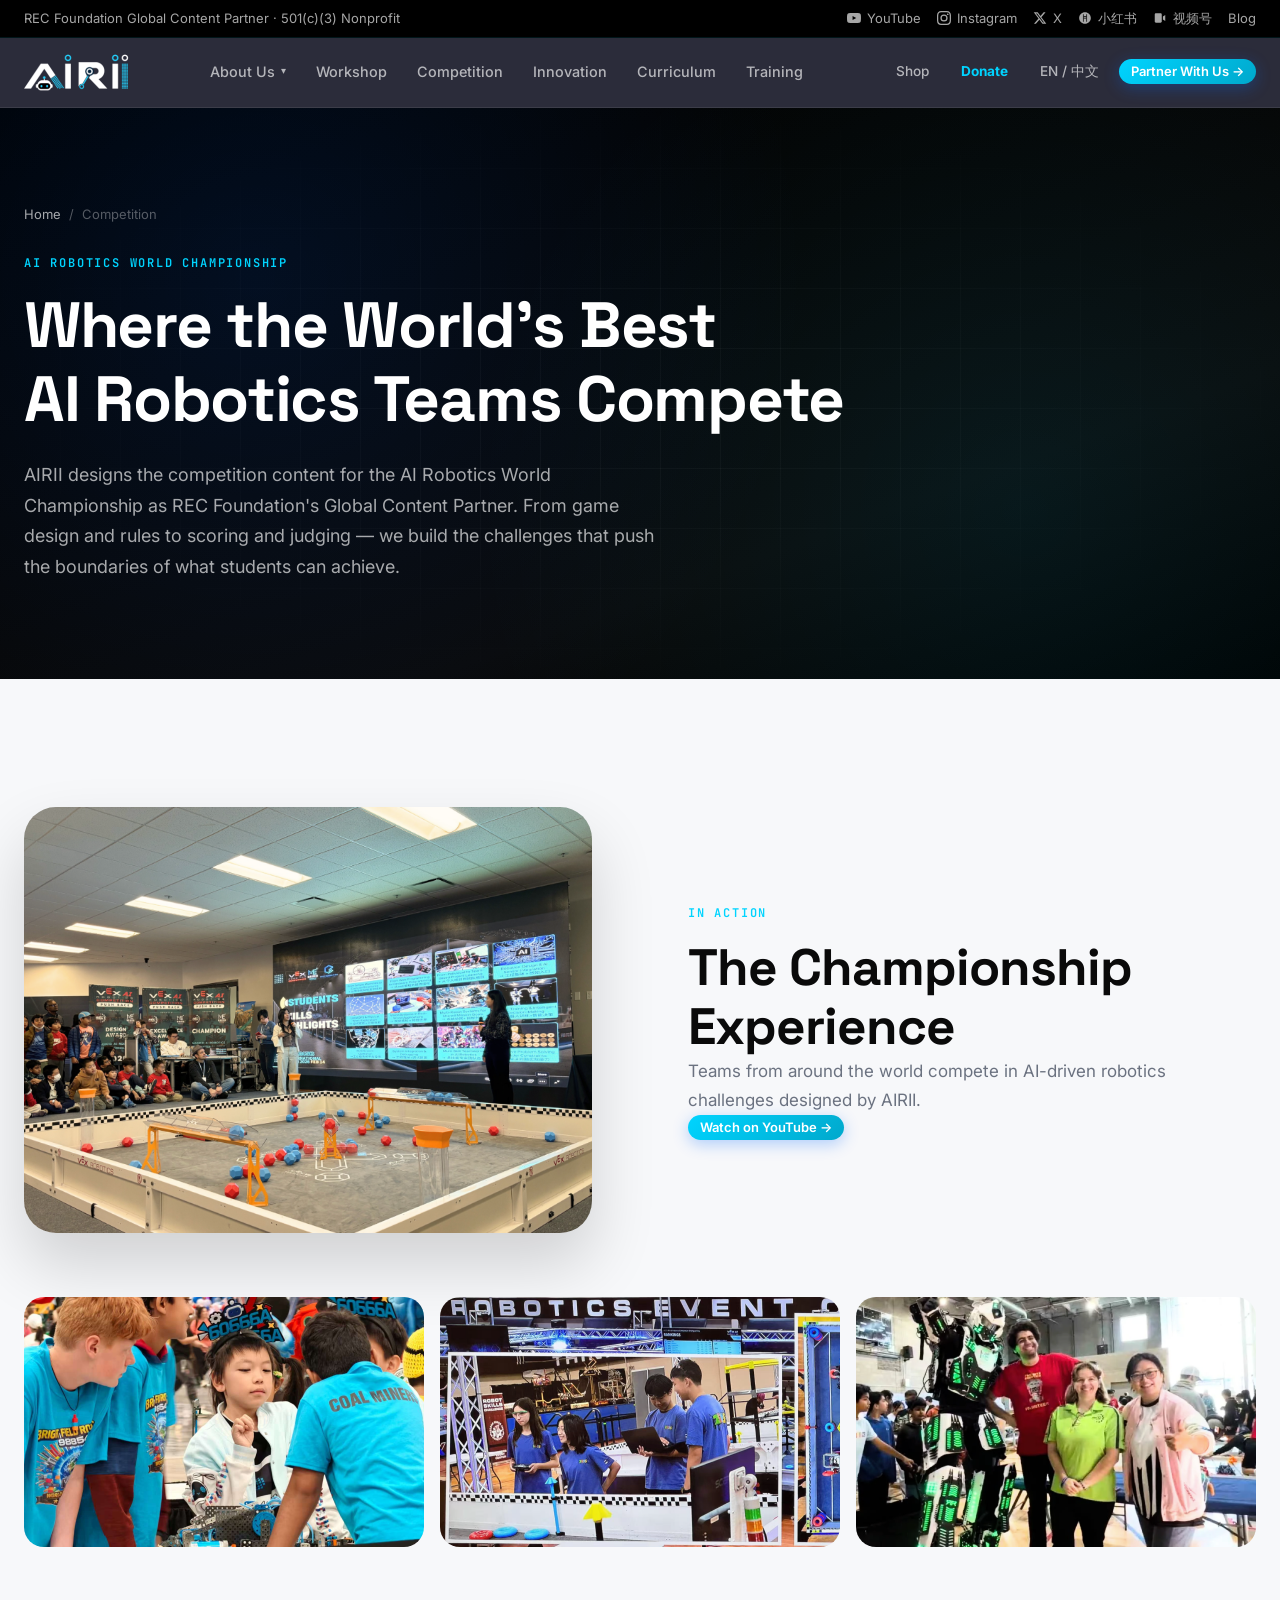
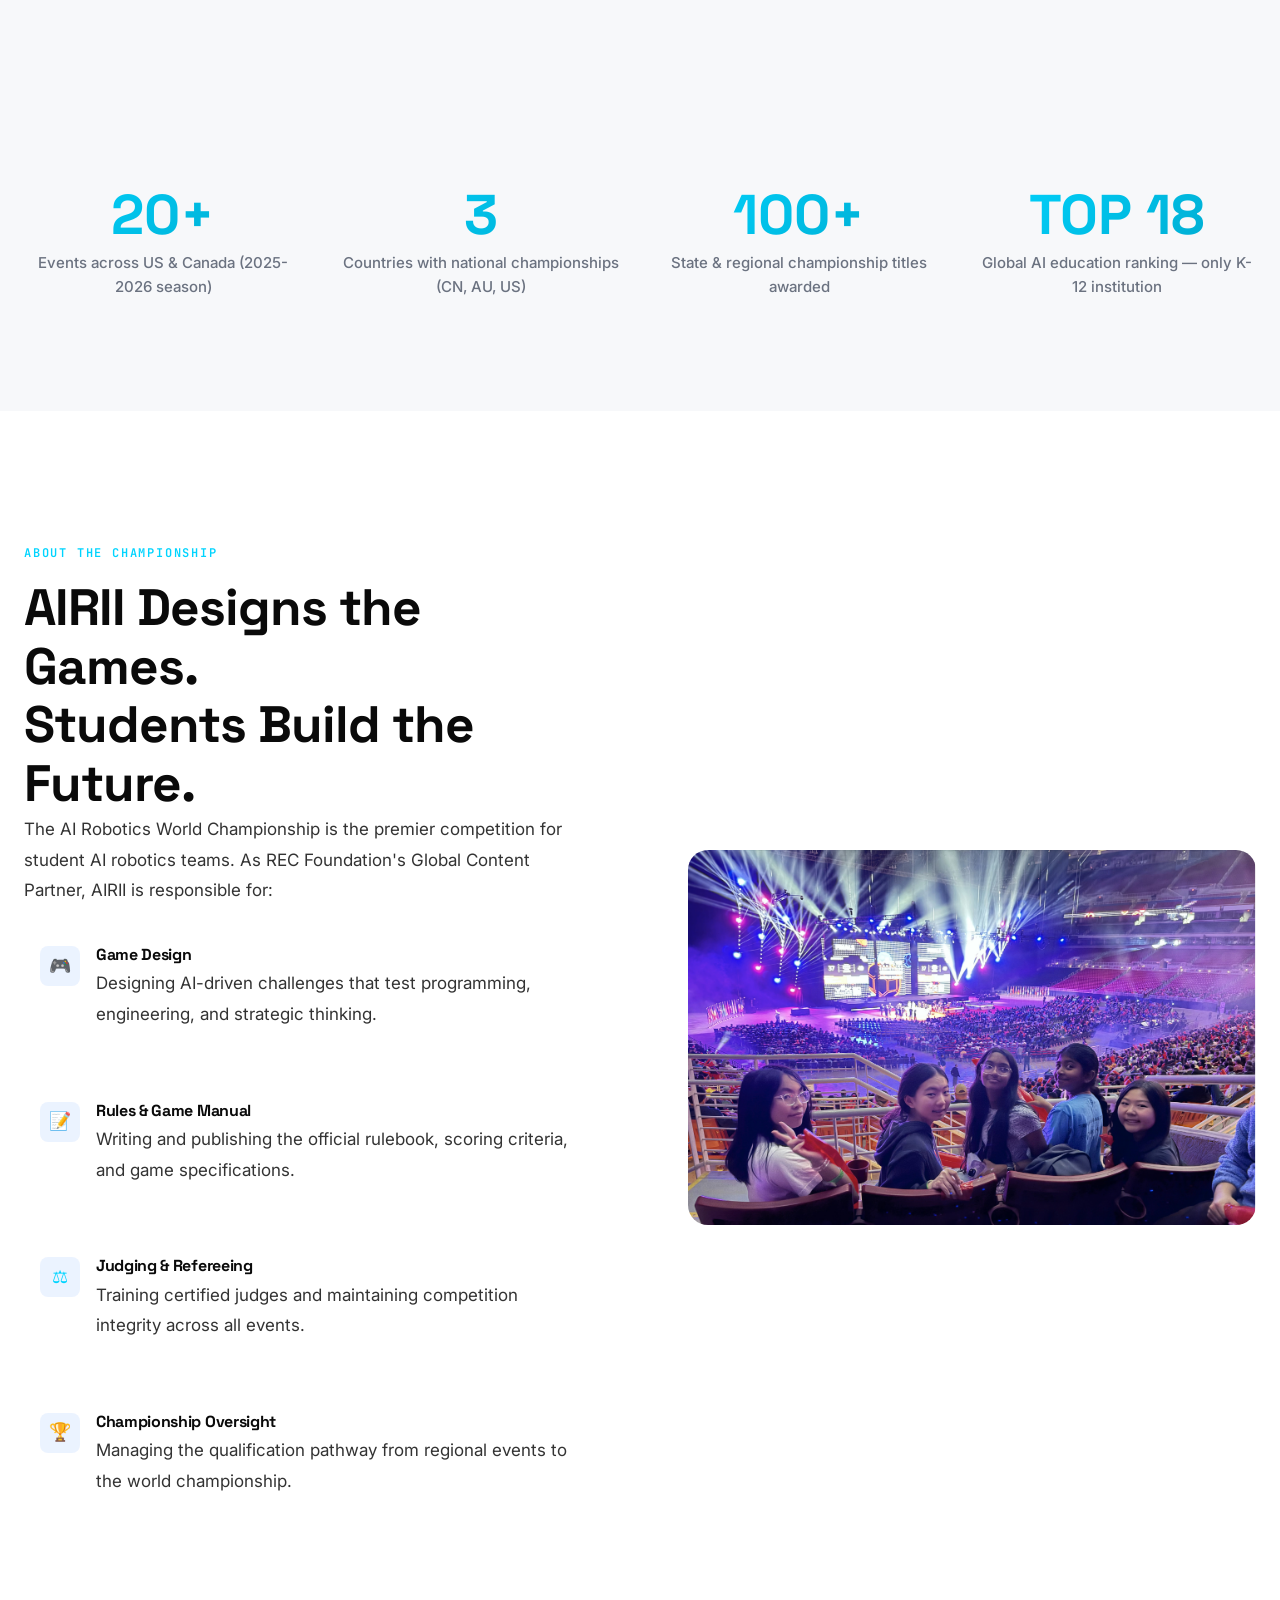
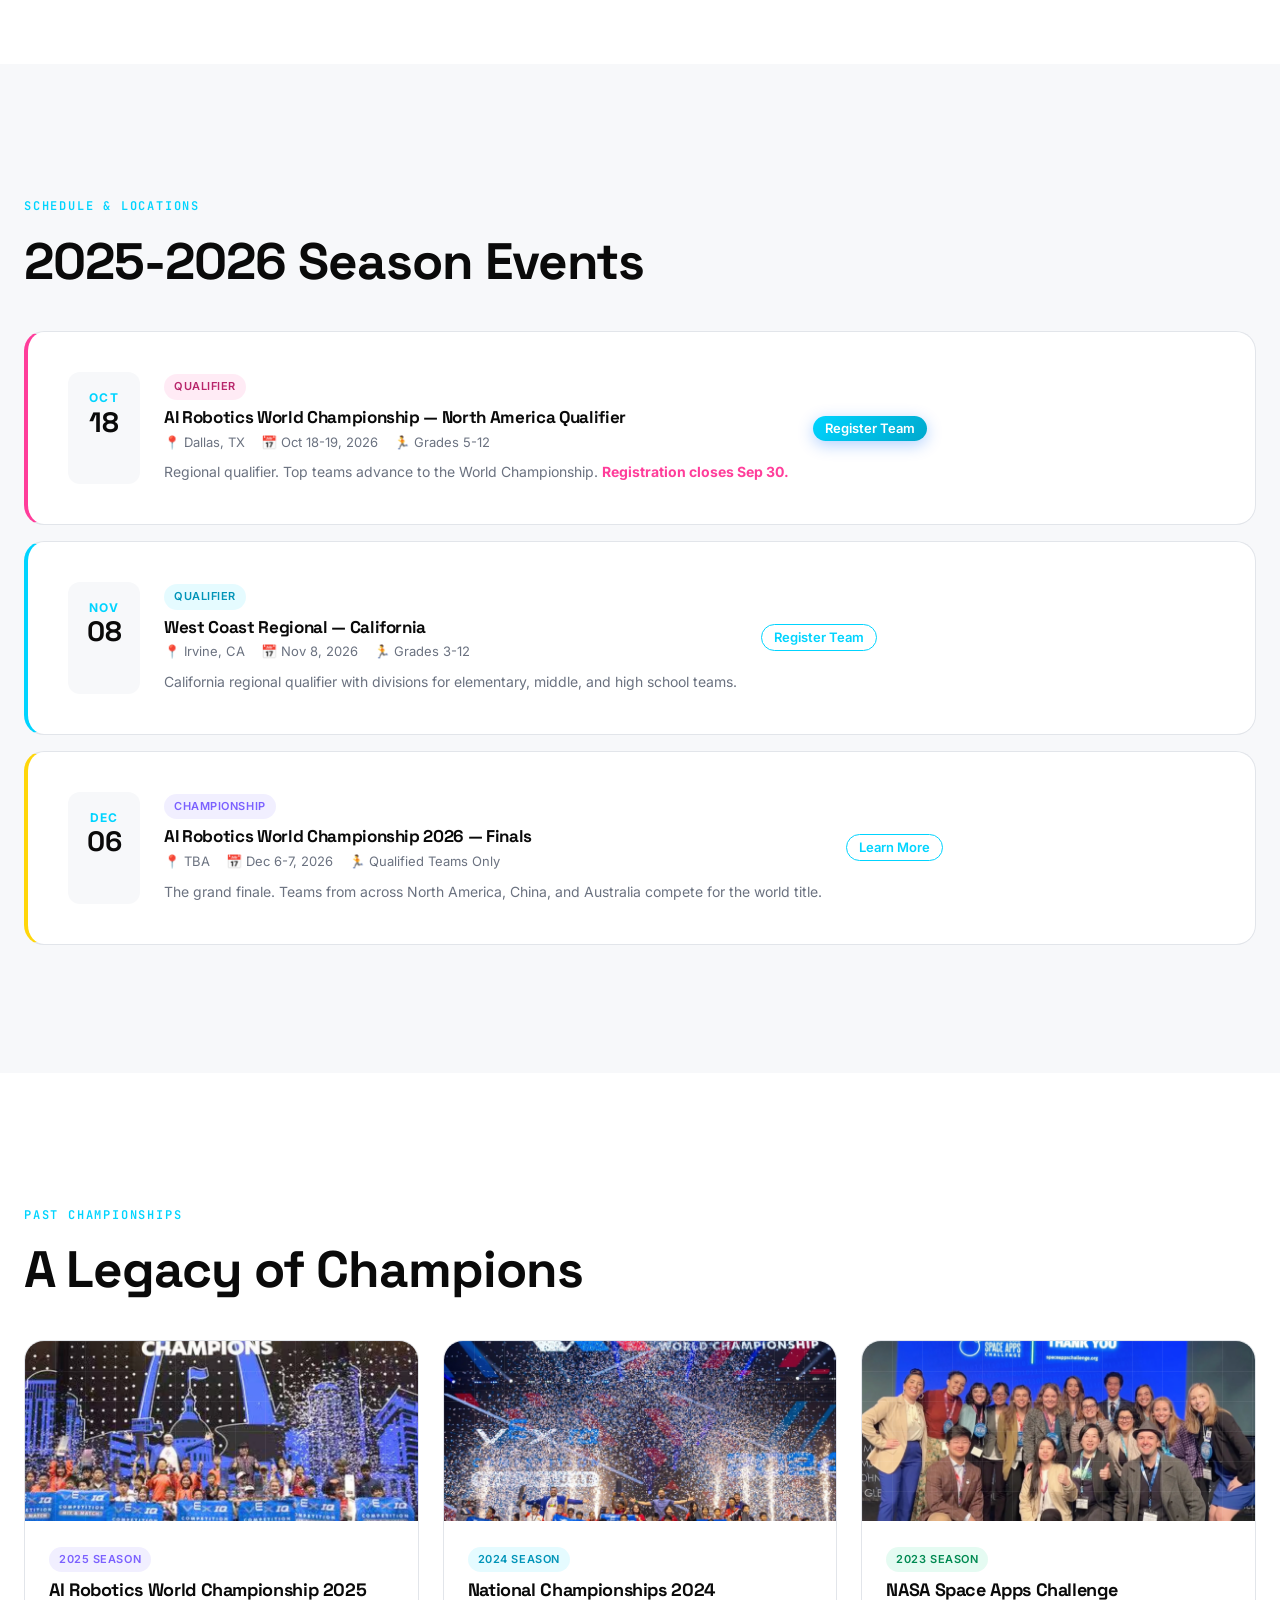
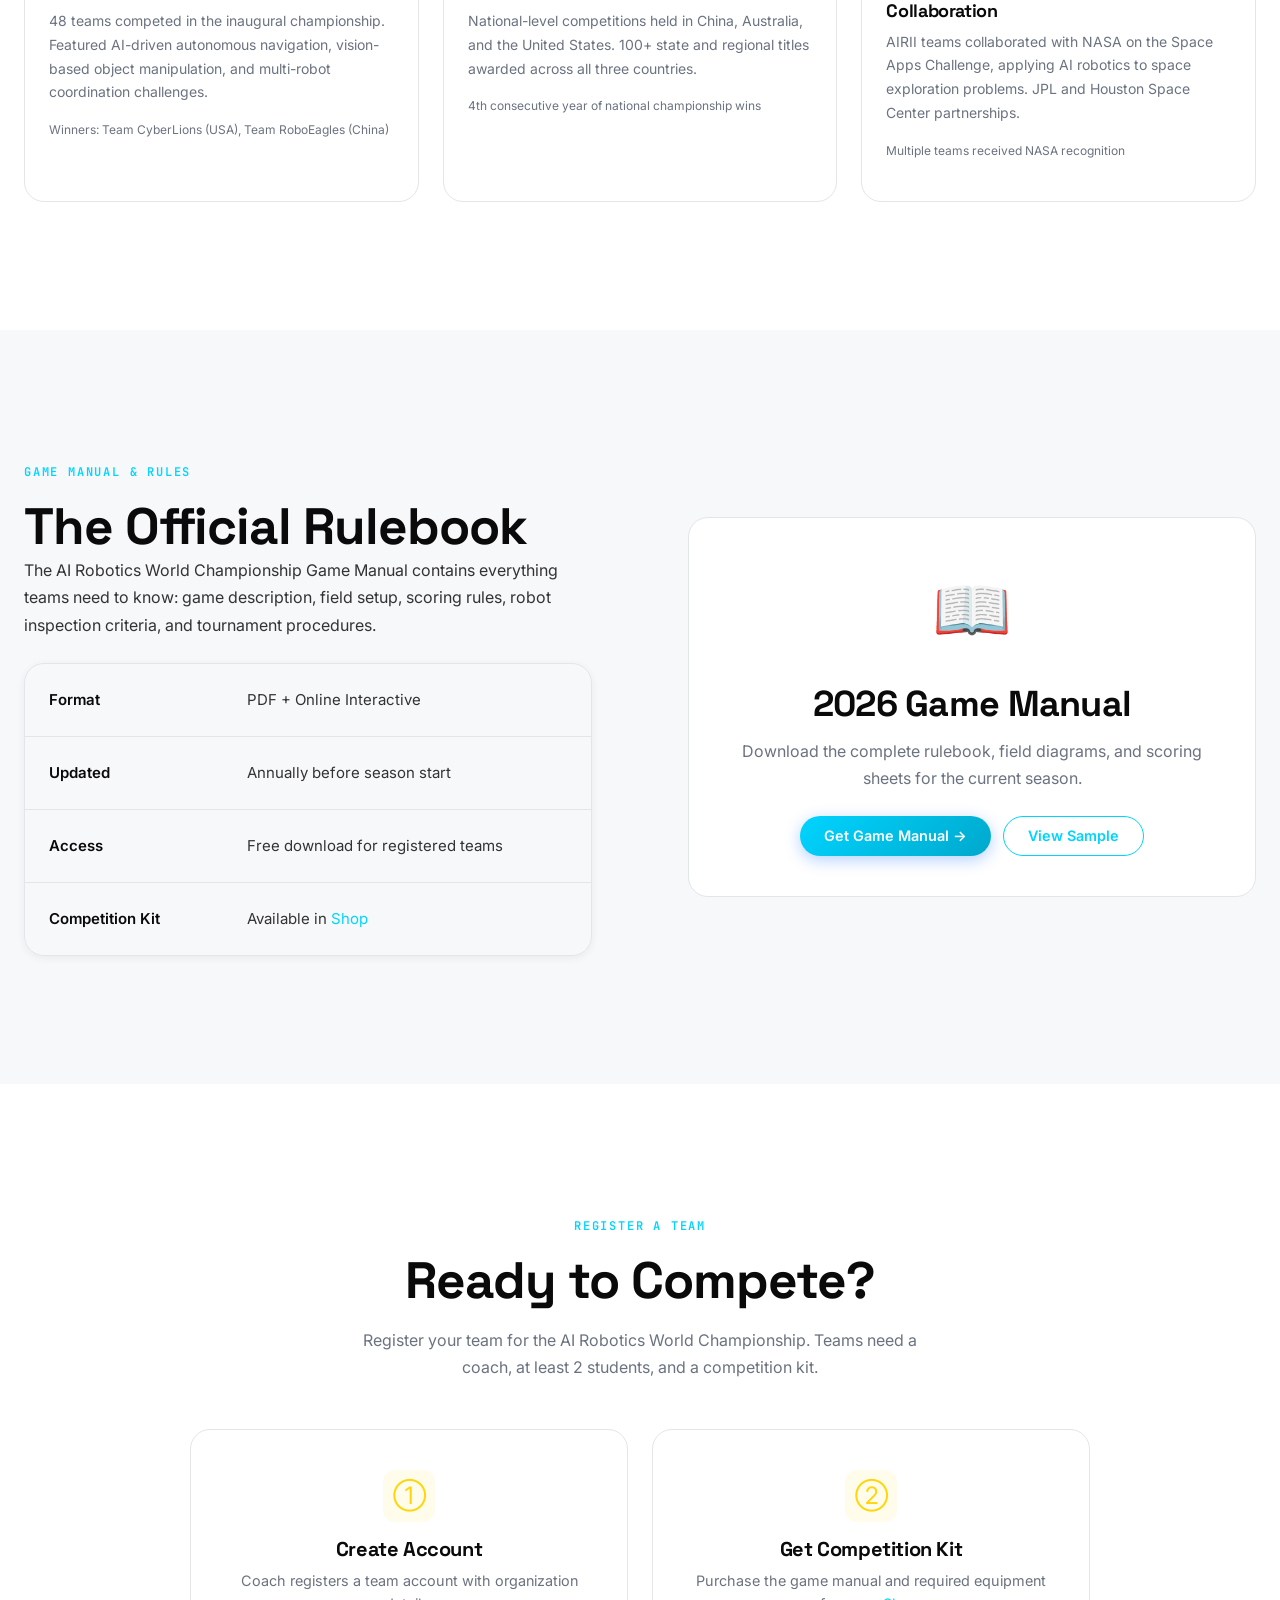
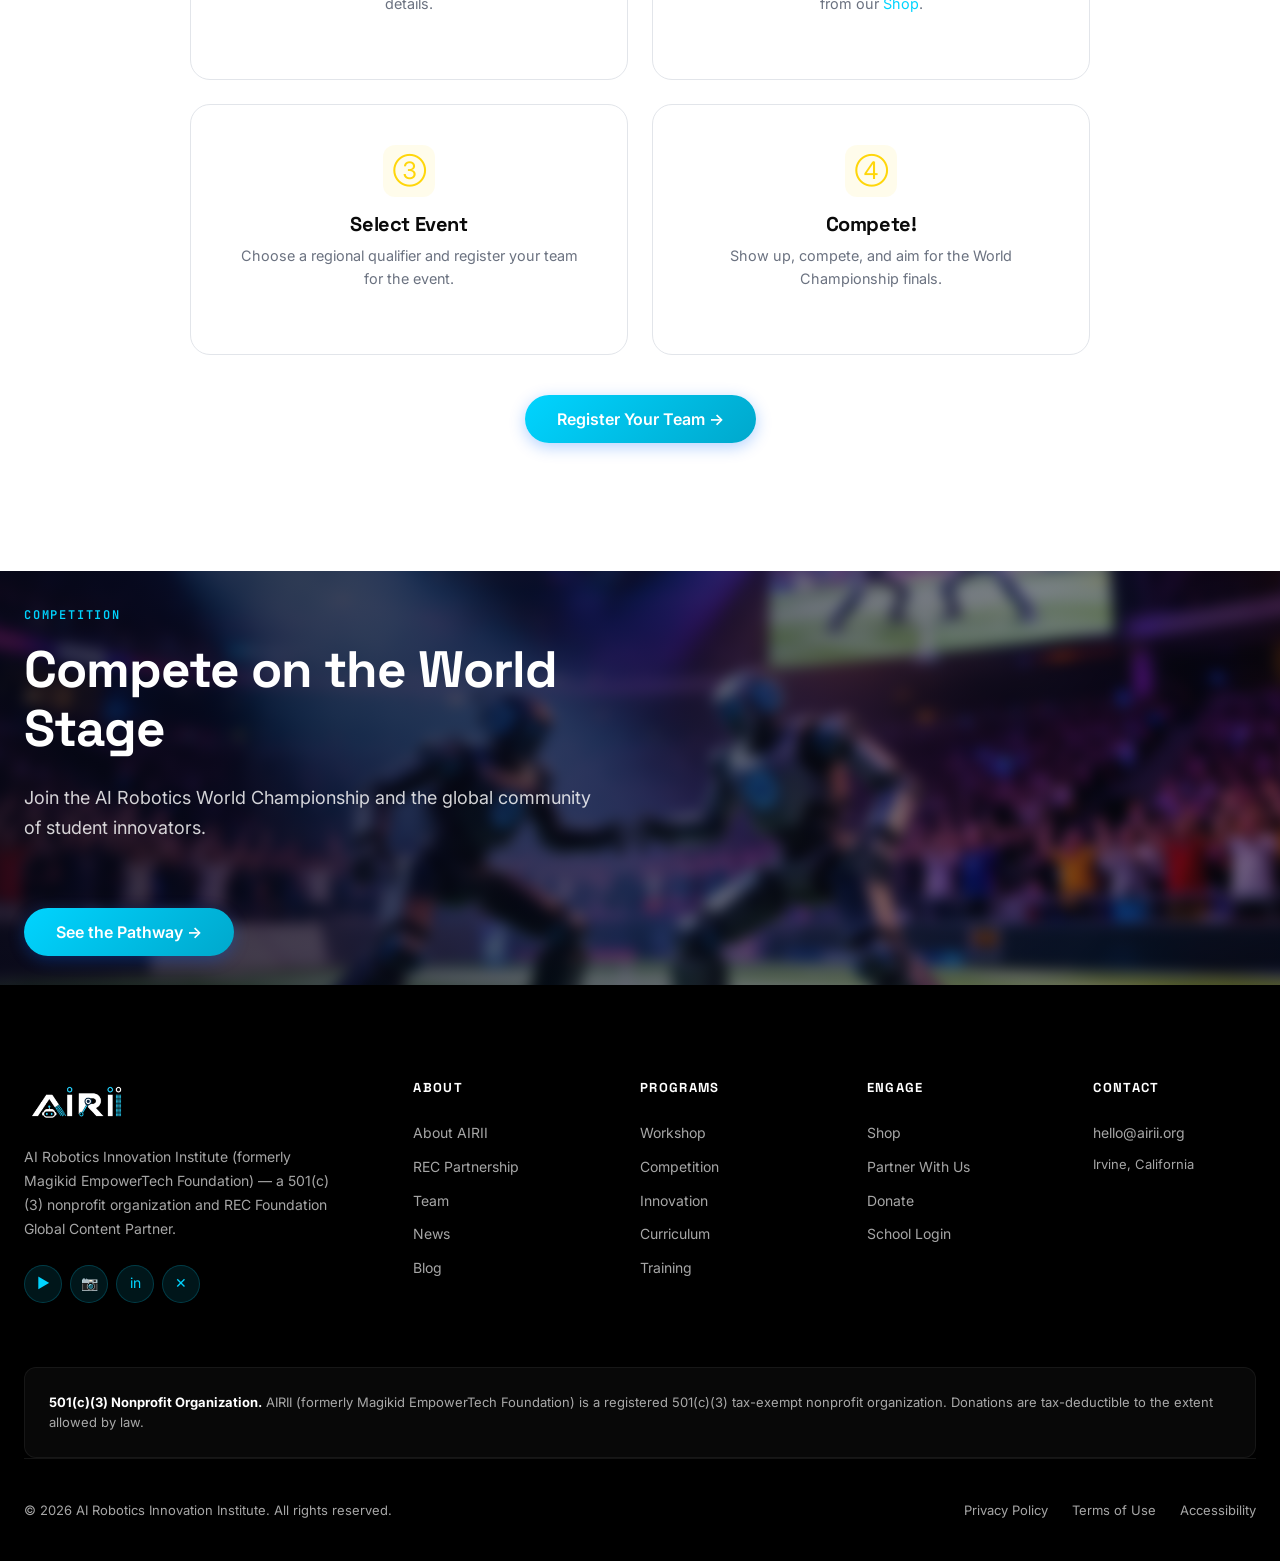
<file: competition.html>
<!DOCTYPE html>
<html lang="en">
<head>
    <meta charset="UTF-8">
    <meta name="viewport" content="width=device-width, initial-scale=1.0">
    <title>Competition — AI Robotics World Championship | AIRII</title>
    <meta name="description" content="The AI Robotics World Championship — designed by AIRII as REC Foundation Global Content Partner. Schedule, locations, rules, past results, and team registration.">
    <link rel="preconnect" href="https://fonts.googleapis.com">
    <link rel="preconnect" href="https://fonts.gstatic.com" crossorigin>
    <link href="https://fonts.googleapis.com/css2?family=Space+Grotesk:wght@400;500;700&family=Inter:wght@400;500;600&family=JetBrains+Mono:wght@500;600&display=swap" rel="stylesheet">
    <link rel="stylesheet" href="css/style.css">
</head>
<body>
<!-- ===== Social Top Bar ===== -->
<div class="social-topbar">
    <div class="social-topbar-inner">
        <span>REC Foundation Global Content Partner · 501(c)(3) Nonprofit</span>
        <div class="social-topbar-links">
            <a href="https://youtube.com/@airii" target="_blank" rel="noopener"><svg viewBox="0 0 24 24" width="14" height="14" fill="currentColor"><path d="M23.498 6.186a3.016 3.016 0 0 0-2.122-2.136C19.505 3.545 12 3.545 12 3.545s-7.505 0-9.377.505A3.017 3.017 0 0 0 .502 6.186C0 8.07 0 12 0 12s0 3.93.502 5.814a3.016 3.016 0 0 0 2.122 2.136c1.871.505 9.376.505 9.376.505s7.505 0 9.377-.505a3.015 3.015 0 0 0 2.122-2.136C24 15.93 24 12 24 12s0-3.93-.502-5.814zM9.545 15.568V8.432L15.818 12l-6.273 3.568z"/></svg> YouTube</a>
            <a href="https://instagram.com/airii" target="_blank" rel="noopener"><svg viewBox="0 0 24 24" width="14" height="14" fill="currentColor"><path d="M12 2.163c3.204 0 3.584.012 4.85.07 3.252.148 4.771 1.691 4.919 4.919.058 1.265.069 1.645.069 4.849 0 3.205-.012 3.584-.069 4.849-.149 3.225-1.664 4.771-4.919 4.919-1.266.058-1.644.07-4.85.07-3.204 0-3.584-.012-4.849-.07-3.26-.149-4.771-1.699-4.919-4.92-.058-1.265-.07-1.644-.07-4.849 0-3.204.013-3.583.07-4.849.149-3.227 1.664-4.771 4.919-4.919 1.266-.057 1.645-.069 4.849-.069zM12 0C8.741 0 8.333.014 7.053.072 2.695.272.273 2.69.073 7.052.014 8.333 0 8.741 0 12c0 3.259.014 3.668.072 4.948.2 4.358 2.618 6.78 6.98 6.98C8.333 23.986 8.741 24 12 24c3.259 0 3.668-.014 4.948-.072 4.354-.2 6.782-2.618 6.979-6.98.059-1.28.073-1.689.073-4.948 0-3.259-.014-3.667-.072-4.947-.196-4.354-2.617-6.78-6.979-6.98C15.668.014 15.259 0 12 0zm0 5.838a6.162 6.162 0 1 0 0 12.324 6.162 6.162 0 0 0 0-12.324zM12 16a4 4 0 1 1 0-8 4 4 0 0 1 0 8zm6.406-11.845a1.44 1.44 0 1 0 0 2.881 1.44 1.44 0 0 0 0-2.881z"/></svg> Instagram</a>
            <a href="https://x.com/airii" target="_blank" rel="noopener"><svg viewBox="0 0 24 24" width="14" height="14" fill="currentColor"><path d="M18.244 2.25h3.308l-7.227 8.26 8.502 11.24H16.17l-5.214-6.817L4.99 21.75H1.68l7.73-8.835L1.254 2.25H8.08l4.713 6.231zm-1.161 17.52h1.833L7.084 4.126H5.117z"/></svg> X</a>
            <a href="https://www.xiaohongshu.com/user/profile/airii" target="_blank" rel="noopener"><svg viewBox="0 0 24 24" width="14" height="14" fill="currentColor"><path d="M12 2C6.48 2 2 6.48 2 12s4.48 10 10 10 10-4.48 10-10S17.52 2 12 2zm-2 6.5h4v1.2h-4V8.5zm0 3h4v1.2h-4V11.5zM8.5 5.5h1.2v13H8.5v-13zm5.8 0h1.2v13h-1.2v-13z"/></svg> 小红书</a>
            <a href="#wechat-channels" class="channels-trigger"><svg viewBox="0 0 24 24" width="14" height="14" fill="currentColor"><path d="M3 6c0-1.1.9-2 2-2h8c1.1 0 2 .9 2 2v12c0 1.1-.9 2-2 2H5c-1.1 0-2-.9-2-2V6zm14 3.5l4-2.5v10l-4-2.5v-5z"/></svg> 视频号</a>
            <a href="blog.html">Blog</a>
        </div>
    </div>
</div>


<nav class="navbar navbar-dark" id="navbar">
    <div class="nav-inner">
        <a href="index.html" class="nav-logo"><img src="images/magikid-logo.png" alt="AIRII" class="nav-logo-img"></a>
        <ul class="nav-menu">
            <li class="has-dropdown">
                <a href="about.html">About Us <span class="arrow">&#9662;</span></a>
                <div class="dropdown">
                    <a href="about.html#mission">Mission &amp; Vision</a>
                    <a href="about.html#story">Our Story</a>
                    <a href="about.html#rec-partnership">REC Foundation Partnership</a>
                    <a href="about.html#team">Team</a>
                    <a href="about.html#news">News &amp; Media</a>
            <a href="blog.html">Blog</a>
                    <a href="about.html#compliance">Compliance &amp; Transparency</a>
                </div>
            </li>
            <li><a href="workshop.html">Workshop</a></li>
            <li><a href="competition.html">Competition</a></li>
            <li><a href="innovation.html">Innovation</a></li>
            <li><a href="curriculum.html">Curriculum</a></li>
            <li><a href="training.html">Training</a></li>
        </ul>
        <div class="nav-tools">
            <a href="shop.html" class="nav-tool-link">Shop</a>
            <a href="donate.html" class="nav-tool-link" style="color:var(--color-cyan); font-weight:700;">Donate</a>
            <a href="#" class="nav-tool-link">EN / 中文</a>
            
            <a href="index.html#partner" class="btn btn-primary btn-sm">Partner With Us &rarr;</a>
            <button class="nav-toggle" aria-label="Menu"><span></span><span></span><span></span></button>
        </div>
    </div>
</nav>

<!-- ===== Page Header ===== -->
<section class="page-header">
    <div class="container">
        <div class="breadcrumb"><a href="index.html">Home</a> <span>/</span> <span>Competition</span></div>
        <span class="eyebrow">AI Robotics World Championship</span>
        <h1>Where the World's Best<br>AI Robotics Teams Compete</h1>
        <p>AIRII designs the competition content for the AI Robotics World Championship as REC Foundation's Global Content Partner. From game design and rules to scoring and judging — we build the challenges that push the boundaries of what students can achieve.</p>
    </div>
</section>

<!-- ===== Page Visual ===== -->
<section class="section section-light">
    <div class="container">
        <div class="split-section fade-up">
            <div class="split-section-image"><img src="images/Competition_1.png" alt="The Championship Experience"></div>
            <div>
                <span class="eyebrow">In Action</span>
                <h2>The Championship Experience</h2>
                <p style="color:var(--text-muted); font-size:1.0625rem;">Teams from around the world compete in AI-driven robotics challenges designed by AIRII.</p>
                <a href="https://youtube.com/@airii" target="_blank" rel="noopener" class="btn btn-primary btn-sm">Watch on YouTube &rarr;</a>
            </div>
        </div>
        <div class="media-gallery fade-up" style="margin-top: 64px;">
            <div class="media-item"><img src="images/Competition_2.png" alt="Arena"><div class="media-overlay"><span class="media-caption">Arena</span></div></div>
<div class="media-item"><img src="images/Competition_3.png" alt="Team Prep"><div class="media-overlay"><span class="media-caption">Team Prep</span></div></div>
<div class="media-item"><img src="images/Competition_4.png" alt="Scoring"><div class="media-overlay"><span class="media-caption">Scoring</span></div></div>
        </div>
    </div>
</section>


<!-- ===== Championship Stats ===== -->
<section class="section section-light" style="padding: 48px 0;">
    <div class="container">
        <div class="stats-bar fade-up">
            <div class="stat-item"><div class="stat-num">20+</div><div class="stat-label">Events across US &amp; Canada (2025-2026 season)</div></div>
            <div class="stat-item"><div class="stat-num">3</div><div class="stat-label">Countries with national championships (CN, AU, US)</div></div>
            <div class="stat-item"><div class="stat-num">100+</div><div class="stat-label">State &amp; regional championship titles awarded</div></div>
            <div class="stat-item"><div class="stat-num">TOP 18</div><div class="stat-label">Global AI education ranking — only K-12 institution</div></div>
        </div>
    </div>
</section>

<!-- ===== About the Championship ===== -->
<section class="section">
    <div class="container">
        <div class="two-col">
            <div class="two-col-text fade-up">
                <span class="eyebrow">About the Championship</span>
                <h2>AIRII Designs the Games.<br>Students Build the Future.</h2>
                <p>The AI Robotics World Championship is the premier competition for student AI robotics teams. As REC Foundation's Global Content Partner, AIRII is responsible for:</p>
                <div class="feature-list" style="margin-top: 24px;">
                    <div class="feature-item"><div class="feature-icon">&#127918;</div><div><h5>Game Design</h5><p>Designing AI-driven challenges that test programming, engineering, and strategic thinking.</p></div></div>
                    <div class="feature-item"><div class="feature-icon">&#128221;</div><div><h5>Rules &amp; Game Manual</h5><p>Writing and publishing the official rulebook, scoring criteria, and game specifications.</p></div></div>
                    <div class="feature-item"><div class="feature-icon">&#9878;</div><div><h5>Judging &amp; Refereeing</h5><p>Training certified judges and maintaining competition integrity across all events.</p></div></div>
                    <div class="feature-item"><div class="feature-icon">&#127942;</div><div><h5>Championship Oversight</h5><p>Managing the qualification pathway from regional events to the world championship.</p></div></div>
                </div>
            </div>
            <div class="two-col-visual fade-up" style="overflow:hidden; border-radius:var(--radius-lg); min-height:360px;">
                <img src="images/Competition_Big_1.png" alt="AI Robotics World Championship Arena" style="width:100%; height:100%; min-height:360px; object-fit:cover; display:block;">
            </div>
        </div>
    </div>
</section>

<!-- ===== Schedule & Locations ===== -->
<section class="section section-light" id="schedule">
    <div class="container">
        <div class="fade-up" style="margin-bottom: 40px;">
            <span class="eyebrow">Schedule &amp; Locations</span>
            <h2>2025-2026 Season Events</h2>
        </div>

        <div style="display:grid; gap:16px;">
            <div class="event-card fade-up" style="border-left:4px solid var(--color-magenta);">
                <div class="event-date"><div class="event-date-month">Oct</div><div class="event-date-day">18</div></div>
                <div class="event-content">
                    <span class="project-card-tag tag-ros" style="margin-bottom:8px;">Qualifier</span>
                    <h5>AI Robotics World Championship — North America Qualifier</h5>
                    <div class="event-meta"><span>&#128205; Dallas, TX</span><span>&#128197; Oct 18-19, 2026</span><span>&#127939; Grades 5-12</span></div>
                    <p style="font-size:0.875rem; color:var(--text-muted);">Regional qualifier. Top teams advance to the World Championship. <strong style="color:var(--color-magenta);">Registration closes Sep 30.</strong></p>
                </div>
                <a href="#register" class="btn btn-primary btn-sm" style="align-self:center;">Register Team</a>
            </div>
            <div class="event-card fade-up" style="border-left:4px solid var(--color-cyan);">
                <div class="event-date"><div class="event-date-month">Nov</div><div class="event-date-day">08</div></div>
                <div class="event-content">
                    <span class="project-card-tag tag-robotics" style="margin-bottom:8px;">Qualifier</span>
                    <h5>West Coast Regional — California</h5>
                    <div class="event-meta"><span>&#128205; Irvine, CA</span><span>&#128197; Nov 8, 2026</span><span>&#127939; Grades 3-12</span></div>
                    <p style="font-size:0.875rem; color:var(--text-muted);">California regional qualifier with divisions for elementary, middle, and high school teams.</p>
                </div>
                <a href="#register" class="btn btn-ghost btn-sm" style="align-self:center;">Register Team</a>
            </div>
            <div class="event-card fade-up" style="border-left:4px solid var(--color-yellow);">
                <div class="event-date"><div class="event-date-month">Dec</div><div class="event-date-day">06</div></div>
                <div class="event-content">
                    <span class="project-card-tag tag-ai" style="margin-bottom:8px;">Championship</span>
                    <h5>AI Robotics World Championship 2026 — Finals</h5>
                    <div class="event-meta"><span>&#128205; TBA</span><span>&#128197; Dec 6-7, 2026</span><span>&#127939; Qualified Teams Only</span></div>
                    <p style="font-size:0.875rem; color:var(--text-muted);">The grand finale. Teams from across North America, China, and Australia compete for the world title.</p>
                </div>
                <a href="#register" class="btn btn-ghost btn-sm" style="align-self:center;">Learn More</a>
            </div>
        </div>
    </div>
</section>

<!-- ===== Past Championships ===== -->
<section class="section" id="past">
    <div class="container">
        <div class="fade-up" style="margin-bottom: 40px;">
            <span class="eyebrow">Past Championships</span>
            <h2>A Legacy of Champions</h2>
        </div>
        <div class="project-grid">
            <div class="project-card fade-up">
                <div class="project-card-img" style="height:180px;"><img src="images/Competition_5.png" alt="AI Robotics World Championship 2025" style="width:100%;height:100%;object-fit:cover;display:block;"></div>
                <div class="project-card-body">
                    <span class="project-card-tag tag-ai">2025 Season</span>
                    <h5>AI Robotics World Championship 2025</h5>
                    <p>48 teams competed in the inaugural championship. Featured AI-driven autonomous navigation, vision-based object manipulation, and multi-robot coordination challenges.</p>
                    <p style="font-size:0.75rem; color:var(--text-muted);">Winners: Team CyberLions (USA), Team RoboEagles (China)</p>
                </div>
            </div>
            <div class="project-card fade-up">
                <div class="project-card-img" style="height:180px;"><img src="images/Competition_6.png" alt="National Championships 2024" style="width:100%;height:100%;object-fit:cover;display:block;"></div>
                <div class="project-card-body">
                    <span class="project-card-tag tag-robotics">2024 Season</span>
                    <h5>National Championships 2024</h5>
                    <p>National-level competitions held in China, Australia, and the United States. 100+ state and regional titles awarded across all three countries.</p>
                    <p style="font-size:0.75rem; color:var(--text-muted);">4th consecutive year of national championship wins</p>
                </div>
            </div>
            <div class="project-card fade-up">
                <div class="project-card-img" style="height:180px;"><img src="images/Competition_7.png" alt="NASA Space Apps Challenge Collaboration" style="width:100%;height:100%;object-fit:cover;display:block;"></div>
                <div class="project-card-body">
                    <span class="project-card-tag tag-vision">2023 Season</span>
                    <h5>NASA Space Apps Challenge Collaboration</h5>
                    <p>AIRII teams collaborated with NASA on the Space Apps Challenge, applying AI robotics to space exploration problems. JPL and Houston Space Center partnerships.</p>
                    <p style="font-size:0.75rem; color:var(--text-muted);">Multiple teams received NASA recognition</p>
                </div>
            </div>
        </div>
    </div>
</section>

<!-- ===== Game Manual ===== -->
<section class="section section-light" id="rules">
    <div class="container">
        <div class="two-col">
            <div class="fade-up">
                <span class="eyebrow">Game Manual &amp; Rules</span>
                <h2>The Official Rulebook</h2>
                <p style="color:var(--text-body); margin-bottom:24px;">The AI Robotics World Championship Game Manual contains everything teams need to know: game description, field setup, scoring rules, robot inspection criteria, and tournament procedures.</p>
                <table class="subpage-table">
                    <tr><td>Format</td><td>PDF + Online Interactive</td></tr>
                    <tr><td>Updated</td><td>Annually before season start</td></tr>
                    <tr><td>Access</td><td>Free download for registered teams</td></tr>
                    <tr><td>Competition Kit</td><td>Available in <a href="shop.html" style="color:var(--color-primary);">Shop</a></td></tr>
                </table>
            </div>
            <div class="fade-up" style="background:var(--color-white); padding:40px; border-radius:var(--radius-lg); border:1px solid var(--color-gray-200); text-align:center;">
                <div style="font-size:4rem; margin-bottom:24px;">&#128214;</div>
                <h3 style="margin-bottom:12px;">2026 Game Manual</h3>
                <p style="color:var(--text-muted); margin-bottom:24px;">Download the complete rulebook, field diagrams, and scoring sheets for the current season.</p>
                <div style="display:flex; gap:12px; justify-content:center; flex-wrap:wrap;">
                    <a href="shop.html" class="btn btn-primary">Get Game Manual &rarr;</a>
                    <a href="#" class="btn btn-ghost">View Sample</a>
                </div>
            </div>
        </div>
    </div>
</section>

<!-- ===== Register ===== -->
<section class="section" id="register">
    <div class="container">
        <div class="fade-up" style="text-align:center; margin-bottom:48px;">
            <span class="eyebrow">Register a Team</span>
            <h2>Ready to Compete?</h2>
            <p style="max-width:560px; margin:16px auto 0; color:var(--text-muted);">Register your team for the AI Robotics World Championship. Teams need a coach, at least 2 students, and a competition kit.</p>
        </div>
        <div class="section-cards" style="max-width:900px; margin:0 auto; display:grid; grid-template-columns:repeat(2,1fr); gap:24px;">
            <div class="section-card card-competition fade-up" style="text-align:center;">
                <div class="section-card-icon" style="margin:0 auto 16px;">&#9312;</div>
                <h3>Create Account</h3>
                <p>Coach registers a team account with organization details.</p>
            </div>
            <div class="section-card card-competition fade-up" style="text-align:center;">
                <div class="section-card-icon" style="margin:0 auto 16px;">&#9313;</div>
                <h3>Get Competition Kit</h3>
                <p>Purchase the game manual and required equipment from our <a href="shop.html" style="color:var(--color-primary);">Shop</a>.</p>
            </div>
            <div class="section-card card-competition fade-up" style="text-align:center;">
                <div class="section-card-icon" style="margin:0 auto 16px;">&#9314;</div>
                <h3>Select Event</h3>
                <p>Choose a regional qualifier and register your team for the event.</p>
            </div>
            <div class="section-card card-competition fade-up" style="text-align:center;">
                <div class="section-card-icon" style="margin:0 auto 16px;">&#9315;</div>
                <h3>Compete!</h3>
                <p>Show up, compete, and aim for the World Championship finals.</p>
            </div>
        </div>
        <div style="text-align:center; margin-top:40px;">
            <a href="#" class="btn btn-primary btn-lg">Register Your Team &rarr;</a>
        </div>
    </div>
</section>

<!-- ===== Bottom Image Banner ===== -->
<section class="bottom-banner">
    <div class="bottom-banner__bg" style="background-image:url('images/Banner_Competition_1.png');"></div>
    <div class="bottom-banner__overlay"></div>
    <div class="container">
        <div class="bottom-banner__content fade-up">
            <span class="eyebrow eyebrow-light">Competition</span>
            <h2>Compete on the World Stage</h2>
            <p>Join the AI Robotics World Championship and the global community of student innovators.</p>
            <div class="bottom-banner__actions">
                <a href="innovation.html" class="btn btn-primary btn-lg">See the Pathway →</a>
            </div>
        </div>
    </div>
</section>


<footer class="footer">
    <div class="container">
        <div class="footer-grid">
            <div class="footer-brand">
                <a href="index.html" class="nav-logo"><img src="images/airii-logo.png" alt="AIRII" class="nav-logo-img"></a>
                <p>AI Robotics Innovation Institute (formerly Magikid EmpowerTech Foundation) — a 501(c)(3) nonprofit organization and REC Foundation Global Content Partner.</p>
                <div class="footer-social"><a href="#">&#9654;</a><a href="#">&#128247;</a><a href="#">in</a><a href="#">&#10005;</a></div>
            </div>
            <div class="footer-col"><h6>About</h6><ul><li><a href="about.html">About AIRII</a></li><li><a href="about.html#rec-partnership">REC Partnership</a></li><li><a href="about.html#team">Team</a></li><li><a href="about.html#news">News</a></li>
                    <li><a href="blog.html">Blog</a></li></ul></div>
            <div class="footer-col"><h6>Programs</h6><ul><li><a href="workshop.html">Workshop</a></li><li><a href="competition.html">Competition</a></li><li><a href="innovation.html">Innovation</a></li><li><a href="curriculum.html">Curriculum</a></li><li><a href="training.html">Training</a></li></ul></div>
            <div class="footer-col"><h6>Engage</h6><ul><li><a href="shop.html">Shop</a></li><li><a href="index.html#partner">Partner With Us</a></li><li><a href="donate.html">Donate</a></li><li><a href="#">School Login</a></li></ul></div>
            <div class="footer-col"><h6>Contact</h6><ul><li><a href="mailto:hello@airii.org">hello@airii.org</a></li><li style="color:var(--text-light-muted); font-size:0.8125rem;">Irvine, California</li></ul></div>
        </div>
        <div class="footer-compliance"><strong style="color:var(--color-white);">501(c)(3) Nonprofit Organization.</strong> AIRII (formerly Magikid EmpowerTech Foundation) is a registered 501(c)(3) tax-exempt nonprofit organization. Donations are tax-deductible to the extent allowed by law.</div>
        <div class="footer-bottom"><p>&copy; 2026 AI Robotics Innovation Institute. All rights reserved.</p><div class="footer-legal"><a href="#">Privacy Policy</a><a href="#">Terms of Use</a><a href="#">Accessibility</a></div></div>
    </div>
</footer>

<script src="js/main.js"></script>

<!-- ===== WeChat QR Modal ===== -->
<div class="modal-overlay" id="wechatModal">
    <div class="modal-content">
        <button class="modal-close" id="closeWechat">&times;</button>
        <div class="qr-placeholder">WeChat QR Code</div>
        <h4>Follow AIRII on WeChat</h4>
        <p style="color:var(--text-muted); font-size:0.9375rem;">Scan the QR code with WeChat to follow our official account and get event updates.</p>
    </div>
</div>

<!-- ===== WeChat Channels Modal ===== -->
<div class="modal-overlay" id="channels-modal">
    <div class="modal-content">
        <button class="modal-close" onclick="document.getElementById('channels-modal').classList.remove('active')">&times;</button>
        <h3 style="margin-bottom:8px;">WeChat Channels / 微信视频号</h3>
        <p style="font-size:0.875rem;color:var(--text-muted);margin-bottom:20px;">Scan to follow AIRII on WeChat Channels<br>扫码关注 AIRII 微信视频号</p>
        <div class="qr-placeholder">
            <div style="text-align:center;">
                <div style="font-size:2rem;margin-bottom:8px;">📹</div>
                <div style="font-size:0.75rem;">QR Code<br>视频号二维码</div>
            </div>
        </div>
        <p style="font-size:0.8125rem;color:var(--text-muted);">Search "AIRII" on WeChat Channels<br>在微信视频号搜索 "AIRII"</p>
    </div>
</div>
<script>
document.querySelectorAll('.channels-trigger').forEach(function(el){
    el.addEventListener('click', function(e){
        e.preventDefault();
        document.getElementById('channels-modal').classList.add('active');
    });
});
</script>

</body>
</html>
</file>
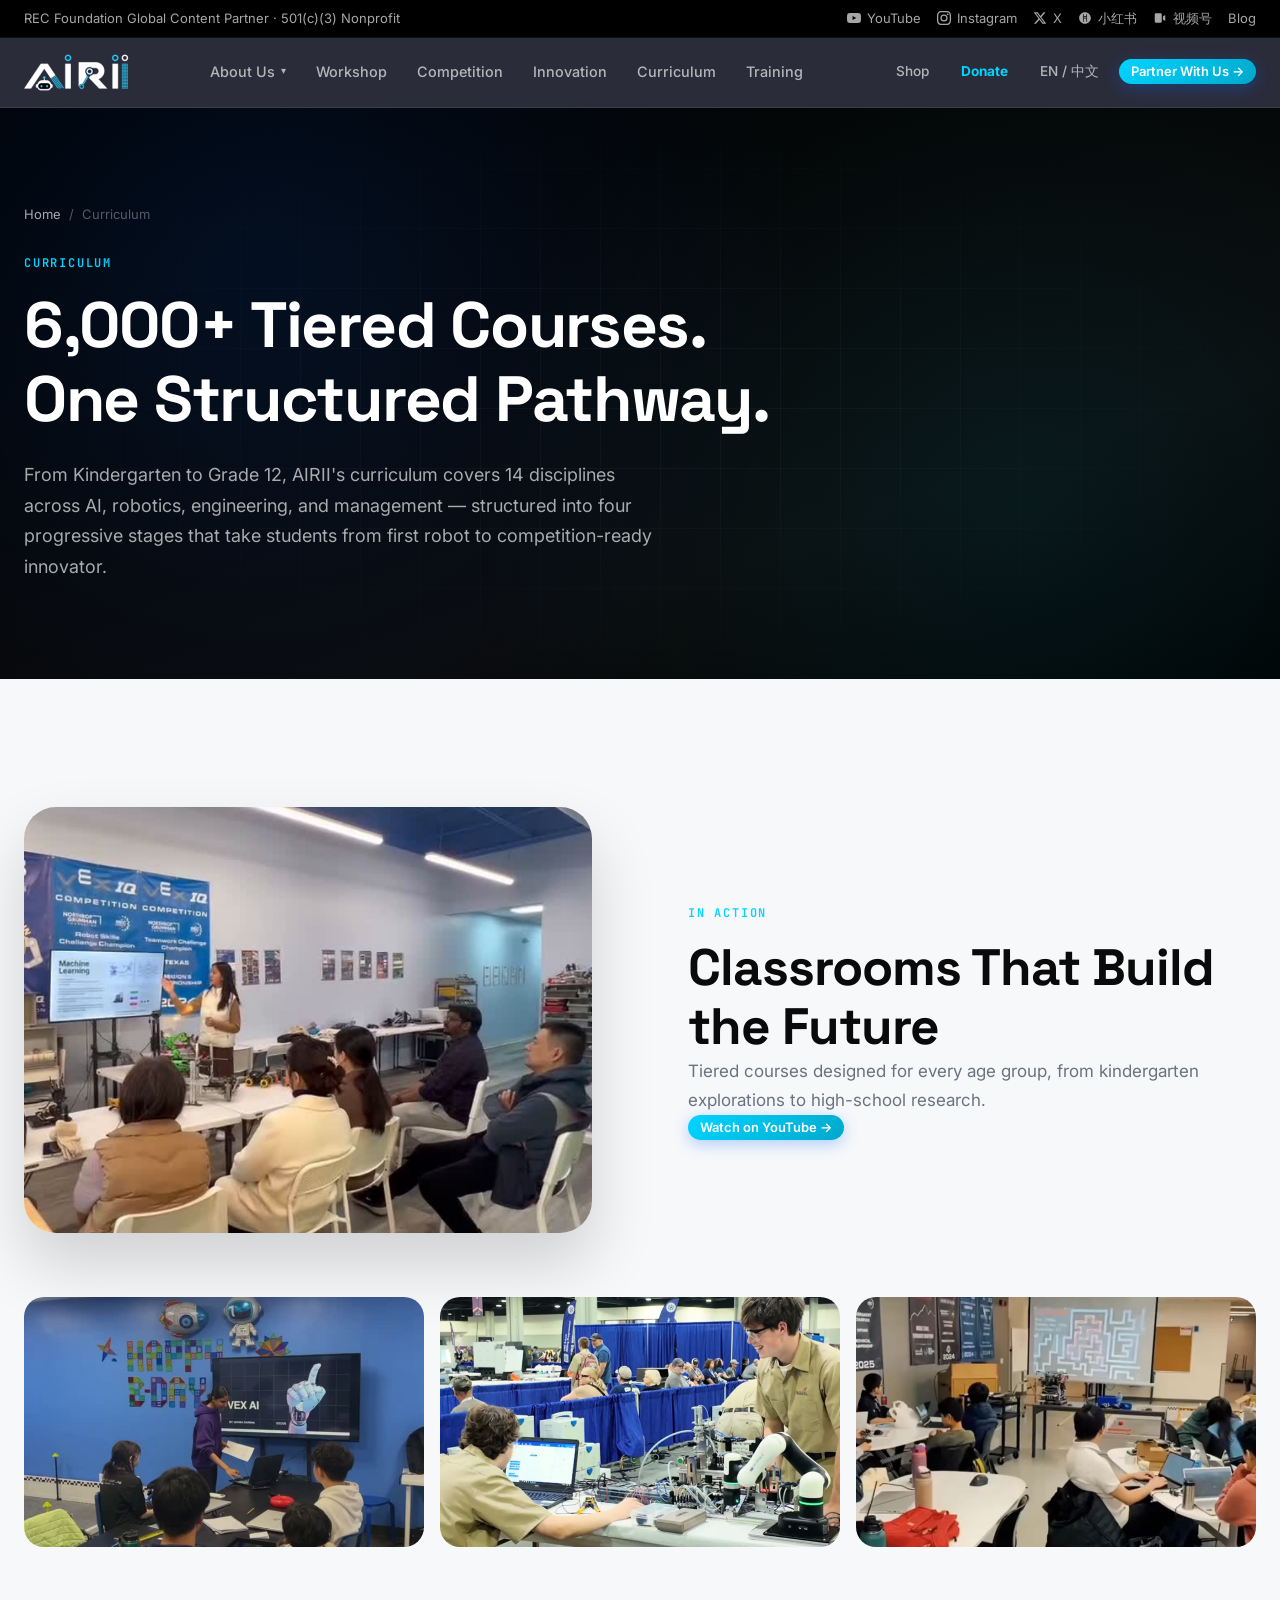
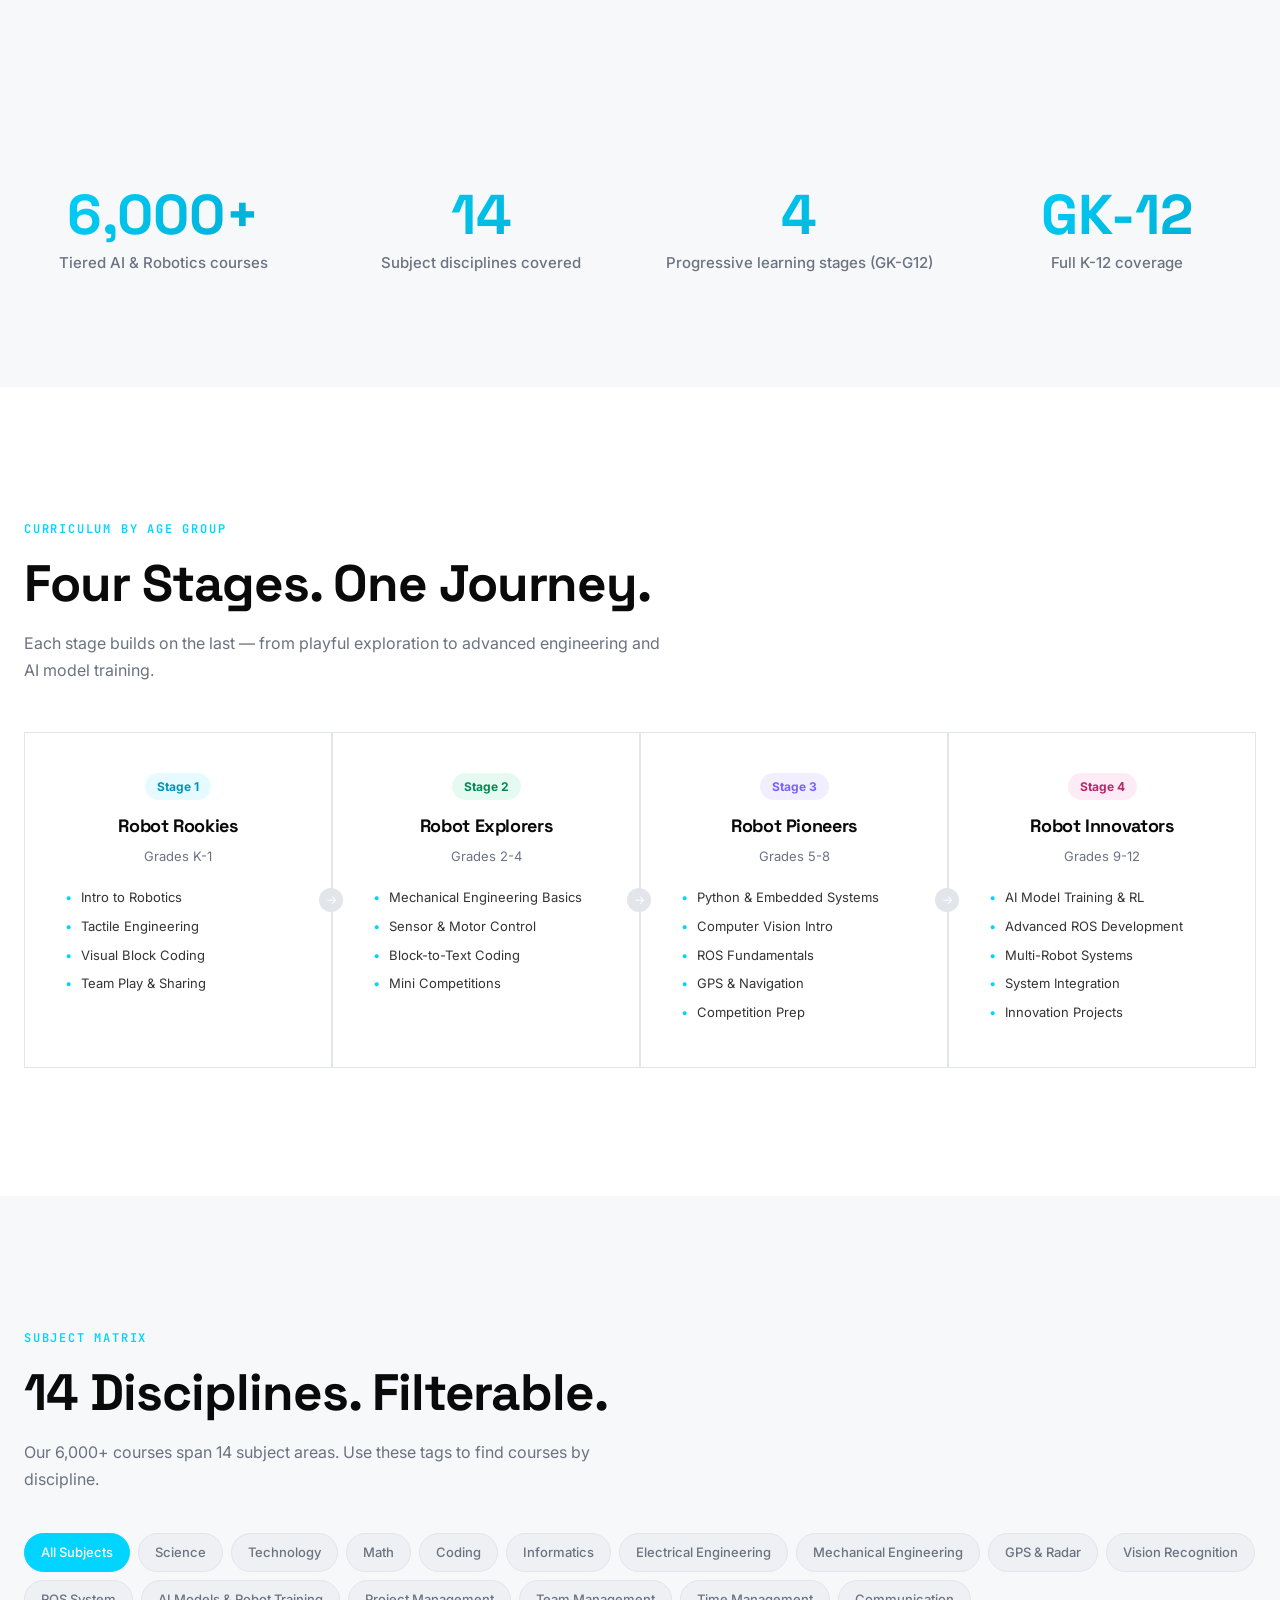
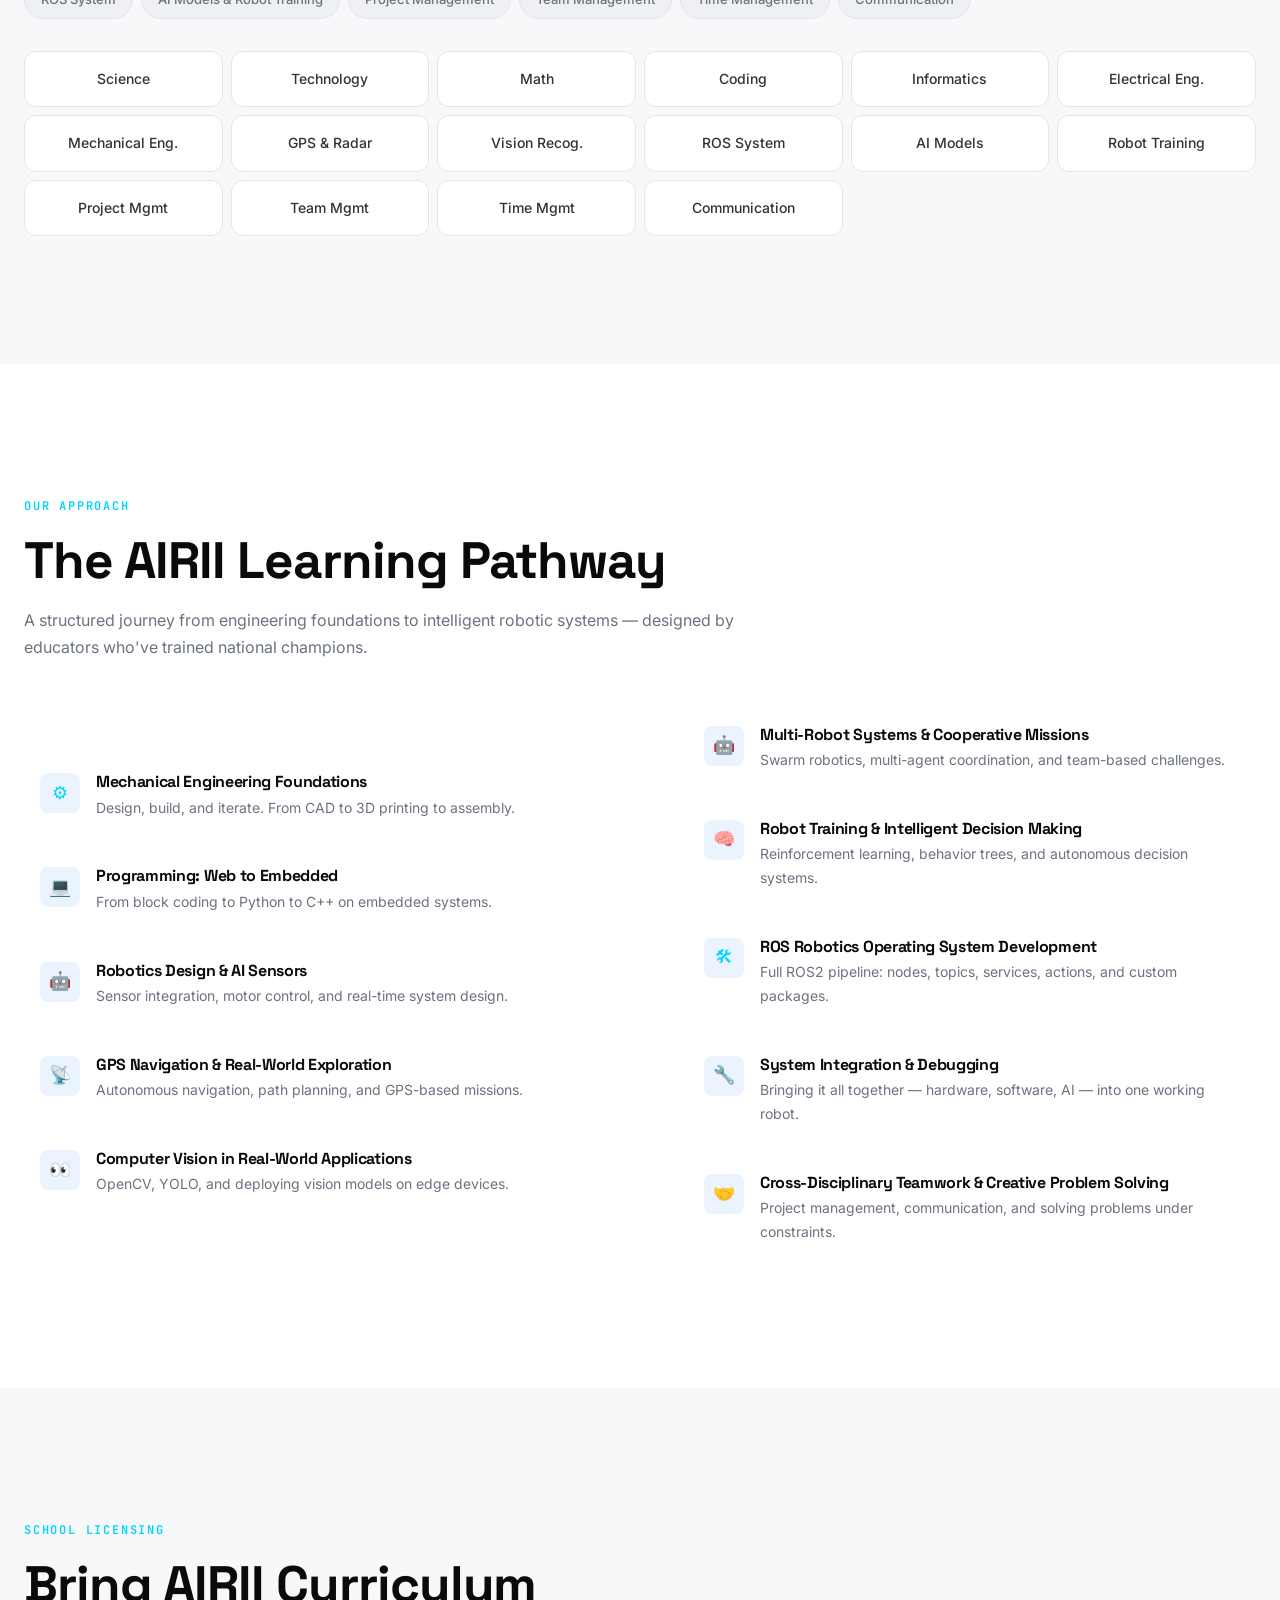
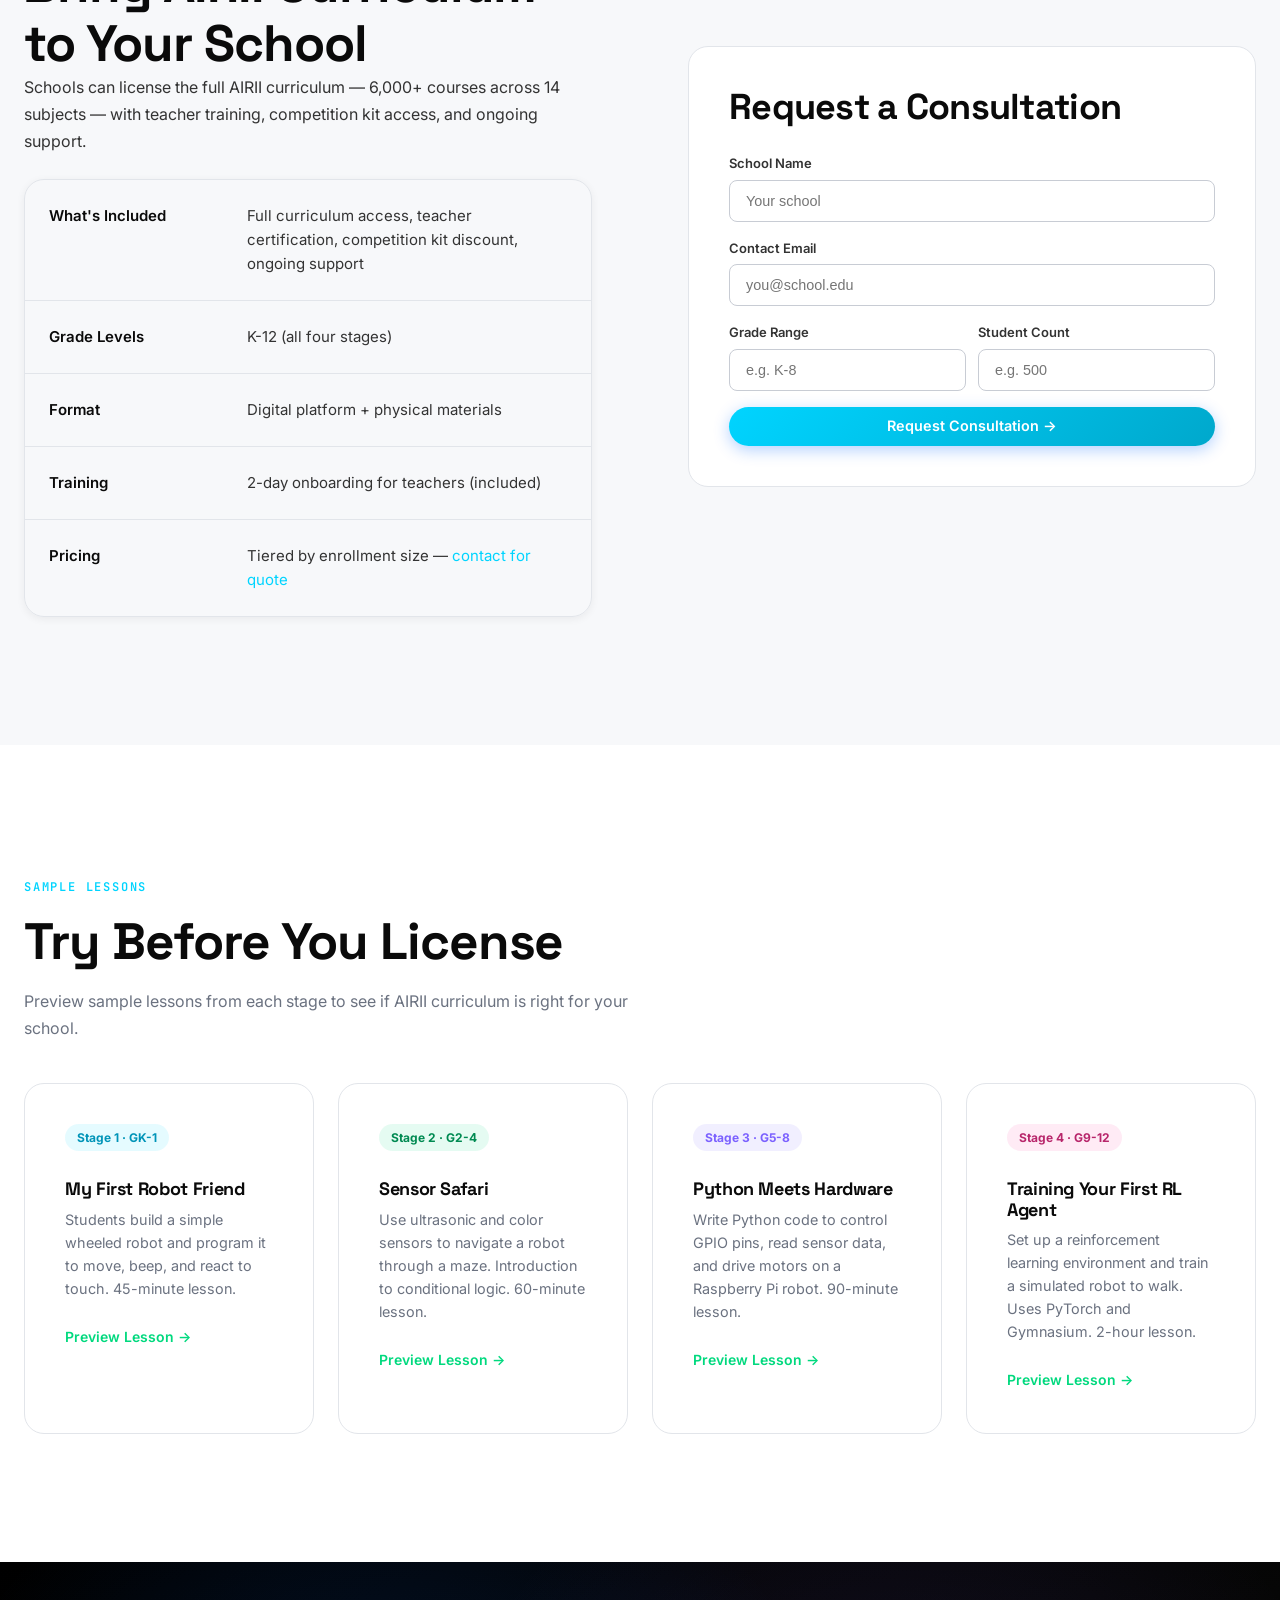
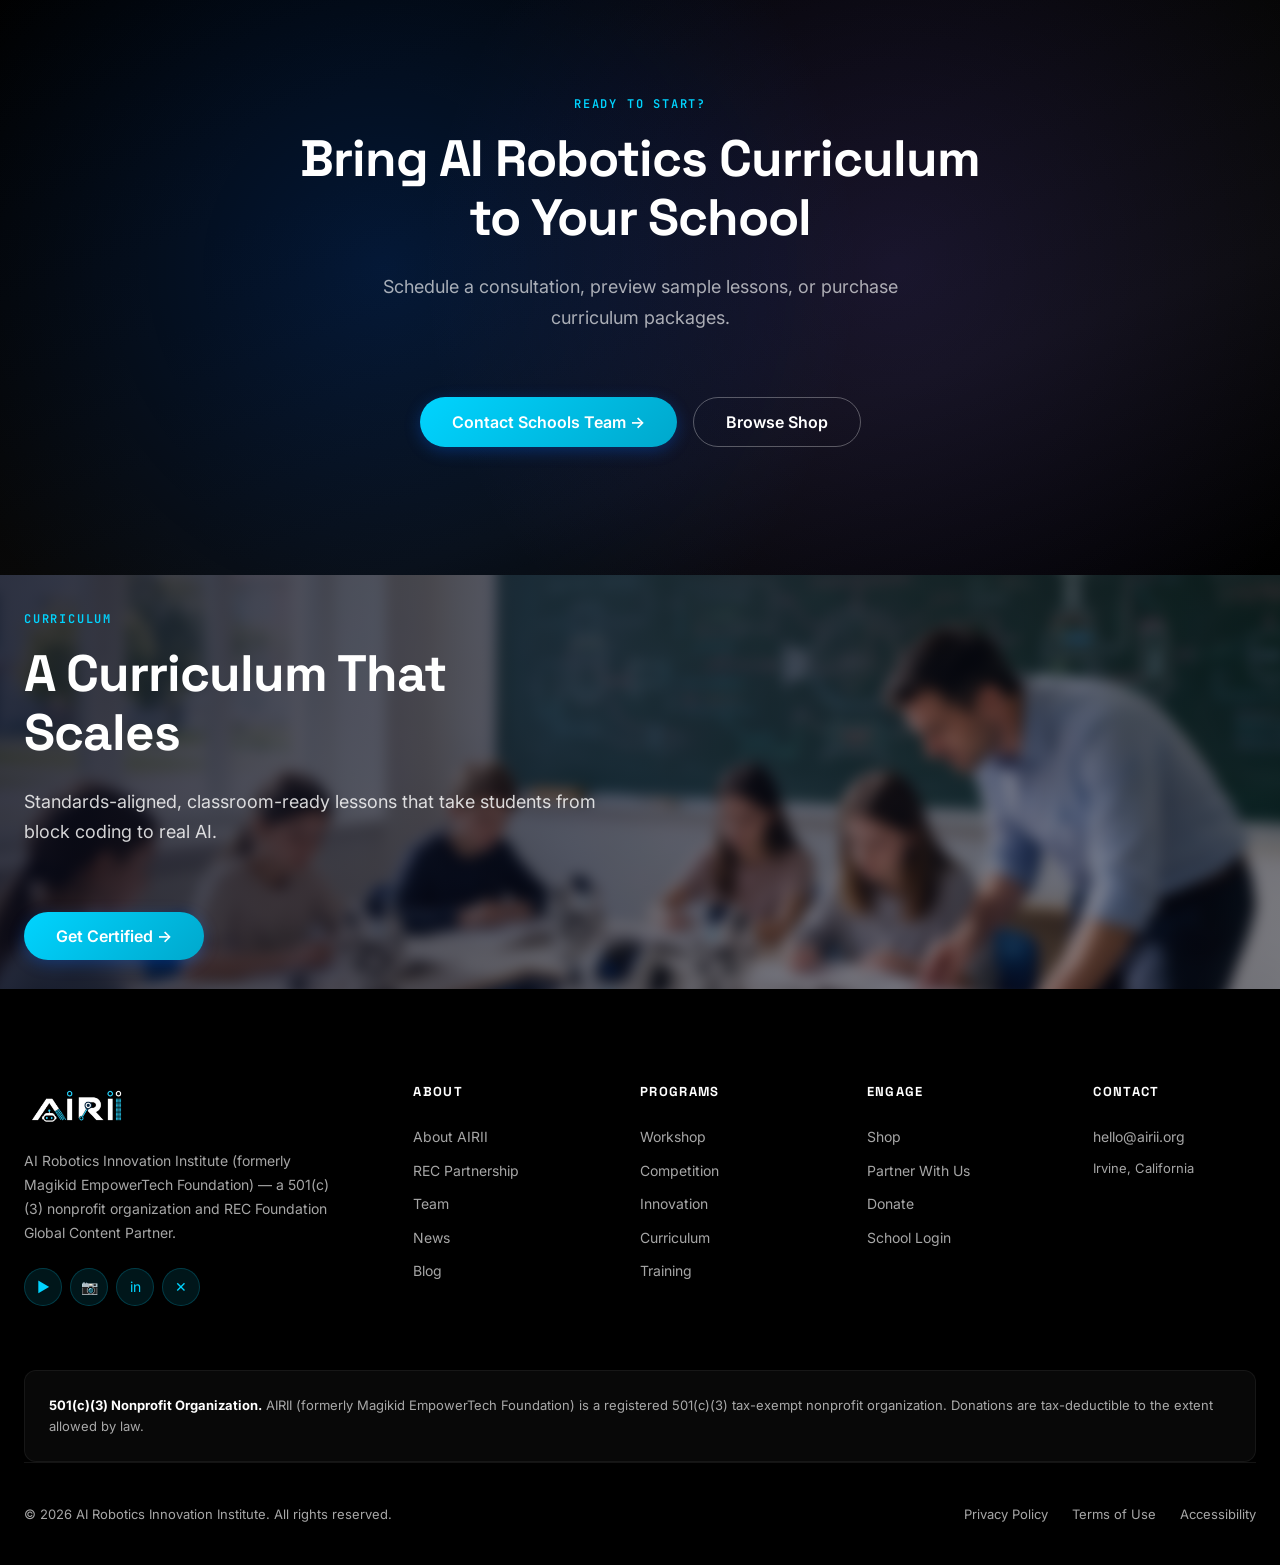
<file: curriculum.html>
<!DOCTYPE html>
<html lang="en">
<head>
    <meta charset="UTF-8">
    <meta name="viewport" content="width=device-width, initial-scale=1.0">
    <title>Curriculum — AIRII</title>
    <meta name="description" content="6,000+ tiered AI & Robotics courses across 14 subjects, organized by age group from Kindergarten to Grade 12. School licensing available.">
    <link rel="preconnect" href="https://fonts.googleapis.com">
    <link rel="preconnect" href="https://fonts.gstatic.com" crossorigin>
    <link href="https://fonts.googleapis.com/css2?family=Space+Grotesk:wght@400;500;700&family=Inter:wght@400;500;600&family=JetBrains+Mono:wght@500;600&display=swap" rel="stylesheet">
    <link rel="stylesheet" href="css/style.css">
</head>
<body>
<!-- ===== Social Top Bar ===== -->
<div class="social-topbar">
    <div class="social-topbar-inner">
        <span>REC Foundation Global Content Partner · 501(c)(3) Nonprofit</span>
        <div class="social-topbar-links">
            <a href="https://youtube.com/@airii" target="_blank" rel="noopener"><svg viewBox="0 0 24 24" width="14" height="14" fill="currentColor"><path d="M23.498 6.186a3.016 3.016 0 0 0-2.122-2.136C19.505 3.545 12 3.545 12 3.545s-7.505 0-9.377.505A3.017 3.017 0 0 0 .502 6.186C0 8.07 0 12 0 12s0 3.93.502 5.814a3.016 3.016 0 0 0 2.122 2.136c1.871.505 9.376.505 9.376.505s7.505 0 9.377-.505a3.015 3.015 0 0 0 2.122-2.136C24 15.93 24 12 24 12s0-3.93-.502-5.814zM9.545 15.568V8.432L15.818 12l-6.273 3.568z"/></svg> YouTube</a>
            <a href="https://instagram.com/airii" target="_blank" rel="noopener"><svg viewBox="0 0 24 24" width="14" height="14" fill="currentColor"><path d="M12 2.163c3.204 0 3.584.012 4.85.07 3.252.148 4.771 1.691 4.919 4.919.058 1.265.069 1.645.069 4.849 0 3.205-.012 3.584-.069 4.849-.149 3.225-1.664 4.771-4.919 4.919-1.266.058-1.644.07-4.85.07-3.204 0-3.584-.012-4.849-.07-3.26-.149-4.771-1.699-4.919-4.92-.058-1.265-.07-1.644-.07-4.849 0-3.204.013-3.583.07-4.849.149-3.227 1.664-4.771 4.919-4.919 1.266-.057 1.645-.069 4.849-.069zM12 0C8.741 0 8.333.014 7.053.072 2.695.272.273 2.69.073 7.052.014 8.333 0 8.741 0 12c0 3.259.014 3.668.072 4.948.2 4.358 2.618 6.78 6.98 6.98C8.333 23.986 8.741 24 12 24c3.259 0 3.668-.014 4.948-.072 4.354-.2 6.782-2.618 6.979-6.98.059-1.28.073-1.689.073-4.948 0-3.259-.014-3.667-.072-4.947-.196-4.354-2.617-6.78-6.979-6.98C15.668.014 15.259 0 12 0zm0 5.838a6.162 6.162 0 1 0 0 12.324 6.162 6.162 0 0 0 0-12.324zM12 16a4 4 0 1 1 0-8 4 4 0 0 1 0 8zm6.406-11.845a1.44 1.44 0 1 0 0 2.881 1.44 1.44 0 0 0 0-2.881z"/></svg> Instagram</a>
            <a href="https://x.com/airii" target="_blank" rel="noopener"><svg viewBox="0 0 24 24" width="14" height="14" fill="currentColor"><path d="M18.244 2.25h3.308l-7.227 8.26 8.502 11.24H16.17l-5.214-6.817L4.99 21.75H1.68l7.73-8.835L1.254 2.25H8.08l4.713 6.231zm-1.161 17.52h1.833L7.084 4.126H5.117z"/></svg> X</a>
            <a href="https://www.xiaohongshu.com/user/profile/airii" target="_blank" rel="noopener"><svg viewBox="0 0 24 24" width="14" height="14" fill="currentColor"><path d="M12 2C6.48 2 2 6.48 2 12s4.48 10 10 10 10-4.48 10-10S17.52 2 12 2zm-2 6.5h4v1.2h-4V8.5zm0 3h4v1.2h-4V11.5zM8.5 5.5h1.2v13H8.5v-13zm5.8 0h1.2v13h-1.2v-13z"/></svg> 小红书</a>
            <a href="#wechat-channels" class="channels-trigger"><svg viewBox="0 0 24 24" width="14" height="14" fill="currentColor"><path d="M3 6c0-1.1.9-2 2-2h8c1.1 0 2 .9 2 2v12c0 1.1-.9 2-2 2H5c-1.1 0-2-.9-2-2V6zm14 3.5l4-2.5v10l-4-2.5v-5z"/></svg> 视频号</a>
            <a href="blog.html">Blog</a>
        </div>
    </div>
</div>


<nav class="navbar navbar-dark" id="navbar">
    <div class="nav-inner">
        <a href="index.html" class="nav-logo"><img src="images/magikid-logo.png" alt="AIRII" class="nav-logo-img"></a>
        <ul class="nav-menu">
            <li class="has-dropdown">
                <a href="about.html">About Us <span class="arrow">&#9662;</span></a>
                <div class="dropdown">
                    <a href="about.html#mission">Mission &amp; Vision</a>
                    <a href="about.html#story">Our Story</a>
                    <a href="about.html#rec-partnership">REC Foundation Partnership</a>
                    <a href="about.html#team">Team</a>
                    <a href="about.html#news">News &amp; Media</a>
            <a href="blog.html">Blog</a>
                    <a href="about.html#compliance">Compliance &amp; Transparency</a>
                </div>
            </li>
            <li><a href="workshop.html">Workshop</a></li>
            <li><a href="competition.html">Competition</a></li>
            <li><a href="innovation.html">Innovation</a></li>
            <li><a href="curriculum.html">Curriculum</a></li>
            <li><a href="training.html">Training</a></li>
        </ul>
        <div class="nav-tools">
            <a href="shop.html" class="nav-tool-link">Shop</a>
            <a href="donate.html" class="nav-tool-link" style="color:var(--color-cyan); font-weight:700;">Donate</a>
            <a href="#" class="nav-tool-link">EN / 中文</a>
            
            <a href="index.html#partner" class="btn btn-primary btn-sm">Partner With Us &rarr;</a>
            <button class="nav-toggle" aria-label="Menu"><span></span><span></span><span></span></button>
        </div>
    </div>
</nav>

<section class="page-header">
    <div class="container">
        <div class="breadcrumb"><a href="index.html">Home</a> <span>/</span> <span>Curriculum</span></div>
        <span class="eyebrow">Curriculum</span>
        <h1>6,000+ Tiered Courses.<br>One Structured Pathway.</h1>
        <p>From Kindergarten to Grade 12, AIRII's curriculum covers 14 disciplines across AI, robotics, engineering, and management — structured into four progressive stages that take students from first robot to competition-ready innovator.</p>
    </div>
</section>

<!-- ===== Page Visual ===== -->
<section class="section section-light">
    <div class="container">
        <div class="split-section fade-up">
            <div class="split-section-image"><img src="images/Curriculum_1.png" alt="Classrooms That Build the Future"></div>
            <div>
                <span class="eyebrow">In Action</span>
                <h2>Classrooms That Build the Future</h2>
                <p style="color:var(--text-muted); font-size:1.0625rem;">Tiered courses designed for every age group, from kindergarten explorations to high-school research.</p>
                <a href="https://youtube.com/@airii" target="_blank" rel="noopener" class="btn btn-primary btn-sm">Watch on YouTube &rarr;</a>
            </div>
        </div>
        <div class="media-gallery fade-up" style="margin-top: 64px;">
            <div class="media-item"><img src="images/Curriculum_Big_1.png" alt="Elementary"><div class="media-overlay"><span class="media-caption">Elementary</span></div></div>
<div class="media-item"><img src="images/Workshop_Big_1.png" alt="Middle School"><div class="media-overlay"><span class="media-caption">Middle School</span></div></div>
<div class="media-item"><img src="images/Innovation_Big_1.png" alt="High School"><div class="media-overlay"><span class="media-caption">High School</span></div></div>
        </div>
    </div>
</section>


<!-- ===== Stats ===== -->
<section class="section section-light" style="padding: 48px 0;">
    <div class="container">
        <div class="stats-bar fade-up">
            <div class="stat-item"><div class="stat-num">6,000+</div><div class="stat-label">Tiered AI &amp; Robotics courses</div></div>
            <div class="stat-item"><div class="stat-num">14</div><div class="stat-label">Subject disciplines covered</div></div>
            <div class="stat-item"><div class="stat-num">4</div><div class="stat-label">Progressive learning stages (GK-G12)</div></div>
            <div class="stat-item"><div class="stat-num">GK-12</div><div class="stat-label">Full K-12 coverage</div></div>
        </div>
    </div>
</section>

<!-- ===== Four Stages ===== -->
<section class="section" id="stages">
    <div class="container">
        <div class="fade-up" style="margin-bottom: 48px;">
            <span class="eyebrow">Curriculum by Age Group</span>
            <h2>Four Stages. One Journey.</h2>
            <p style="max-width:640px; margin-top:16px; color:var(--text-muted);">Each stage builds on the last — from playful exploration to advanced engineering and AI model training.</p>
        </div>

        <div class="curriculum-path fade-up">
            <div class="curriculum-stage">
                <span class="stage-badge stage-1">Stage 1</span>
                <h5>Robot Rookies</h5>
                <p class="stage-grade">Grades K-1</p>
                <ul class="stage-modules">
                    <li>Intro to Robotics</li>
                    <li>Tactile Engineering</li>
                    <li>Visual Block Coding</li>
                    <li>Team Play &amp; Sharing</li>
                </ul>
            </div>
            <div class="curriculum-stage">
                <span class="stage-badge stage-2">Stage 2</span>
                <h5>Robot Explorers</h5>
                <p class="stage-grade">Grades 2-4</p>
                <ul class="stage-modules">
                    <li>Mechanical Engineering Basics</li>
                    <li>Sensor &amp; Motor Control</li>
                    <li>Block-to-Text Coding</li>
                    <li>Mini Competitions</li>
                </ul>
            </div>
            <div class="curriculum-stage">
                <span class="stage-badge stage-3">Stage 3</span>
                <h5>Robot Pioneers</h5>
                <p class="stage-grade">Grades 5-8</p>
                <ul class="stage-modules">
                    <li>Python &amp; Embedded Systems</li>
                    <li>Computer Vision Intro</li>
                    <li>ROS Fundamentals</li>
                    <li>GPS &amp; Navigation</li>
                    <li>Competition Prep</li>
                </ul>
            </div>
            <div class="curriculum-stage">
                <span class="stage-badge stage-4">Stage 4</span>
                <h5>Robot Innovators</h5>
                <p class="stage-grade">Grades 9-12</p>
                <ul class="stage-modules">
                    <li>AI Model Training &amp; RL</li>
                    <li>Advanced ROS Development</li>
                    <li>Multi-Robot Systems</li>
                    <li>System Integration</li>
                    <li>Innovation Projects</li>
                </ul>
            </div>
        </div>
    </div>
</section>

<!-- ===== Subject Matrix ===== -->
<section class="section section-light" id="subjects">
    <div class="container">
        <div class="fade-up" style="margin-bottom: 40px;">
            <span class="eyebrow">Subject Matrix</span>
            <h2>14 Disciplines. Filterable.</h2>
            <p style="max-width:640px; margin-top:16px; color:var(--text-muted);">Our 6,000+ courses span 14 subject areas. Use these tags to find courses by discipline.</p>
        </div>

        <div class="filter-tags fade-up" style="margin-bottom: 32px;">
            <span class="filter-tag active">All Subjects</span>
            <span class="filter-tag">Science</span>
            <span class="filter-tag">Technology</span>
            <span class="filter-tag">Math</span>
            <span class="filter-tag">Coding</span>
            <span class="filter-tag">Informatics</span>
            <span class="filter-tag">Electrical Engineering</span>
            <span class="filter-tag">Mechanical Engineering</span>
            <span class="filter-tag">GPS &amp; Radar</span>
            <span class="filter-tag">Vision Recognition</span>
            <span class="filter-tag">ROS System</span>
            <span class="filter-tag">AI Models &amp; Robot Training</span>
            <span class="filter-tag">Project Management</span>
            <span class="filter-tag">Team Management</span>
            <span class="filter-tag">Time Management</span>
            <span class="filter-tag">Communication</span>
        </div>

        <div class="subject-grid fade-up">
            <div class="subject-chip">Science</div>
            <div class="subject-chip">Technology</div>
            <div class="subject-chip">Math</div>
            <div class="subject-chip">Coding</div>
            <div class="subject-chip">Informatics</div>
            <div class="subject-chip">Electrical Eng.</div>
            <div class="subject-chip">Mechanical Eng.</div>
            <div class="subject-chip">GPS &amp; Radar</div>
            <div class="subject-chip">Vision Recog.</div>
            <div class="subject-chip">ROS System</div>
            <div class="subject-chip">AI Models</div>
            <div class="subject-chip">Robot Training</div>
            <div class="subject-chip">Project Mgmt</div>
            <div class="subject-chip">Team Mgmt</div>
            <div class="subject-chip">Time Mgmt</div>
            <div class="subject-chip">Communication</div>
        </div>
    </div>
</section>

<!-- ===== Learning Pathway Detail ===== -->
<section class="section" id="pathway">
    <div class="container">
        <div class="fade-up" style="margin-bottom: 48px;">
            <span class="eyebrow">Our Approach</span>
            <h2>The AIRII Learning Pathway</h2>
            <p style="max-width:720px; margin-top:16px; color:var(--text-muted);">A structured journey from engineering foundations to intelligent robotic systems — designed by educators who've trained national champions.</p>
        </div>

        <div class="two-col">
            <div class="fade-up">
                <div class="feature-list">
                    <div class="feature-item"><div class="feature-icon">&#9881;</div><div><h5>Mechanical Engineering Foundations</h5><p>Design, build, and iterate. From CAD to 3D printing to assembly.</p></div></div>
                    <div class="feature-item"><div class="feature-icon">&#128187;</div><div><h5>Programming: Web to Embedded</h5><p>From block coding to Python to C++ on embedded systems.</p></div></div>
                    <div class="feature-item"><div class="feature-icon">&#129302;</div><div><h5>Robotics Design &amp; AI Sensors</h5><p>Sensor integration, motor control, and real-time system design.</p></div></div>
                    <div class="feature-item"><div class="feature-icon">&#128225;</div><div><h5>GPS Navigation &amp; Real-World Exploration</h5><p>Autonomous navigation, path planning, and GPS-based missions.</p></div></div>
                    <div class="feature-item"><div class="feature-icon">&#128064;</div><div><h5>Computer Vision in Real-World Applications</h5><p>OpenCV, YOLO, and deploying vision models on edge devices.</p></div></div>
                </div>
            </div>
            <div class="fade-up">
                <div class="feature-list">
                    <div class="feature-item"><div class="feature-icon">&#129302;</div><div><h5>Multi-Robot Systems &amp; Cooperative Missions</h5><p>Swarm robotics, multi-agent coordination, and team-based challenges.</p></div></div>
                    <div class="feature-item"><div class="feature-icon">&#129504;</div><div><h5>Robot Training &amp; Intelligent Decision Making</h5><p>Reinforcement learning, behavior trees, and autonomous decision systems.</p></div></div>
                    <div class="feature-item"><div class="feature-icon">&#128736;</div><div><h5>ROS Robotics Operating System Development</h5><p>Full ROS2 pipeline: nodes, topics, services, actions, and custom packages.</p></div></div>
                    <div class="feature-item"><div class="feature-icon">&#128295;</div><div><h5>System Integration &amp; Debugging</h5><p>Bringing it all together — hardware, software, AI — into one working robot.</p></div></div>
                    <div class="feature-item"><div class="feature-icon">&#129309;</div><div><h5>Cross-Disciplinary Teamwork &amp; Creative Problem Solving</h5><p>Project management, communication, and solving problems under constraints.</p></div></div>
                </div>
            </div>
        </div>
    </div>
</section>

<!-- ===== School Licensing ===== -->
<section class="section section-light" id="licensing">
    <div class="container">
        <div class="two-col">
            <div class="fade-up">
                <span class="eyebrow">School Licensing</span>
                <h2>Bring AIRII Curriculum to Your School</h2>
                <p style="color:var(--text-body); margin-bottom:24px;">Schools can license the full AIRII curriculum — 6,000+ courses across 14 subjects — with teacher training, competition kit access, and ongoing support.</p>
                <table class="subpage-table">
                    <tr><td>What's Included</td><td>Full curriculum access, teacher certification, competition kit discount, ongoing support</td></tr>
                    <tr><td>Grade Levels</td><td>K-12 (all four stages)</td></tr>
                    <tr><td>Format</td><td>Digital platform + physical materials</td></tr>
                    <tr><td>Training</td><td>2-day onboarding for teachers (included)</td></tr>
                    <tr><td>Pricing</td><td>Tiered by enrollment size — <a href="mailto:schools@airii.org" style="color:var(--color-primary);">contact for quote</a></td></tr>
                </table>
            </div>
            <div class="fade-up" style="background:var(--color-white); padding:40px; border-radius:var(--radius-lg); border:1px solid var(--color-gray-200);">
                <h3 style="margin-bottom:24px;">Request a Consultation</h3>
                <form style="display:grid; gap:16px;">
                    <div><label style="font-size:0.8125rem; font-weight:600; display:block; margin-bottom:6px;">School Name</label><input type="text" placeholder="Your school" style="width:100%; padding:12px 16px; border:1px solid var(--color-gray-300); border-radius:8px; font-size:0.9rem;"></div>
                    <div><label style="font-size:0.8125rem; font-weight:600; display:block; margin-bottom:6px;">Contact Email</label><input type="email" placeholder="you@school.edu" style="width:100%; padding:12px 16px; border:1px solid var(--color-gray-300); border-radius:8px; font-size:0.9rem;"></div>
                    <div style="display:grid; grid-template-columns:1fr 1fr; gap:12px;">
                        <div><label style="font-size:0.8125rem; font-weight:600; display:block; margin-bottom:6px;">Grade Range</label><input type="text" placeholder="e.g. K-8" style="width:100%; padding:12px 16px; border:1px solid var(--color-gray-300); border-radius:8px; font-size:0.9rem;"></div>
                        <div><label style="font-size:0.8125rem; font-weight:600; display:block; margin-bottom:6px;">Student Count</label><input type="text" placeholder="e.g. 500" style="width:100%; padding:12px 16px; border:1px solid var(--color-gray-300); border-radius:8px; font-size:0.9rem;"></div>
                    </div>
                    <button type="button" class="btn btn-primary">Request Consultation &rarr;</button>
                </form>
            </div>
        </div>
    </div>
</section>

<!-- ===== Sample Lessons ===== -->
<section class="section" id="samples">
    <div class="container">
        <div class="fade-up" style="margin-bottom: 40px;">
            <span class="eyebrow">Sample Lessons</span>
            <h2>Try Before You License</h2>
            <p style="max-width:640px; margin-top:16px; color:var(--text-muted);">Preview sample lessons from each stage to see if AIRII curriculum is right for your school.</p>
        </div>
        <div class="section-cards">
            <div class="section-card card-curriculum fade-up">
                <span class="stage-badge stage-1">Stage 1 · GK-1</span>
                <h3 style="font-size:1.125rem; margin-top:12px;">My First Robot Friend</h3>
                <p>Students build a simple wheeled robot and program it to move, beep, and react to touch. 45-minute lesson.</p>
                <a href="#" class="section-card-link">Preview Lesson &rarr;</a>
            </div>
            <div class="section-card card-curriculum fade-up">
                <span class="stage-badge stage-2">Stage 2 · G2-4</span>
                <h3 style="font-size:1.125rem; margin-top:12px;">Sensor Safari</h3>
                <p>Use ultrasonic and color sensors to navigate a robot through a maze. Introduction to conditional logic. 60-minute lesson.</p>
                <a href="#" class="section-card-link">Preview Lesson &rarr;</a>
            </div>
            <div class="section-card card-curriculum fade-up">
                <span class="stage-badge stage-3">Stage 3 · G5-8</span>
                <h3 style="font-size:1.125rem; margin-top:12px;">Python Meets Hardware</h3>
                <p>Write Python code to control GPIO pins, read sensor data, and drive motors on a Raspberry Pi robot. 90-minute lesson.</p>
                <a href="#" class="section-card-link">Preview Lesson &rarr;</a>
            </div>
            <div class="section-card card-curriculum fade-up">
                <span class="stage-badge stage-4">Stage 4 · G9-12</span>
                <h3 style="font-size:1.125rem; margin-top:12px;">Training Your First RL Agent</h3>
                <p>Set up a reinforcement learning environment and train a simulated robot to walk. Uses PyTorch and Gymnasium. 2-hour lesson.</p>
                <a href="#" class="section-card-link">Preview Lesson &rarr;</a>
            </div>
        </div>
    </div>
</section>

<section class="cta-section">
    <div class="container">
        <div class="fade-up">
            <span class="eyebrow eyebrow-light">Ready to Start?</span>
            <h2>Bring AI Robotics Curriculum<br>to Your School</h2>
            <p>Schedule a consultation, preview sample lessons, or purchase curriculum packages.</p>
            <div class="cta-actions">
                <a href="mailto:schools@airii.org" class="btn btn-primary btn-lg">Contact Schools Team &rarr;</a>
                <a href="shop.html" class="btn btn-ghost-light btn-lg">Browse Shop</a>
            </div>
        </div>
    </div>
</section>

<!-- ===== Bottom Image Banner ===== -->
<section class="bottom-banner">
    <div class="bottom-banner__bg" style="background-image:url('images/Banner_Curriculum_1.png');"></div>
    <div class="bottom-banner__overlay"></div>
    <div class="container">
        <div class="bottom-banner__content fade-up">
            <span class="eyebrow eyebrow-light">Curriculum</span>
            <h2>A Curriculum That Scales</h2>
            <p>Standards-aligned, classroom-ready lessons that take students from block coding to real AI.</p>
            <div class="bottom-banner__actions">
                <a href="training.html" class="btn btn-primary btn-lg">Get Certified →</a>
            </div>
        </div>
    </div>
</section>


<footer class="footer">
    <div class="container">
        <div class="footer-grid">
            <div class="footer-brand">
                <a href="index.html" class="nav-logo"><img src="images/airii-logo.png" alt="AIRII" class="nav-logo-img"></a>
                <p>AI Robotics Innovation Institute (formerly Magikid EmpowerTech Foundation) — a 501(c)(3) nonprofit organization and REC Foundation Global Content Partner.</p>
                <div class="footer-social"><a href="#">&#9654;</a><a href="#">&#128247;</a><a href="#">in</a><a href="#">&#10005;</a></div>
            </div>
            <div class="footer-col"><h6>About</h6><ul><li><a href="about.html">About AIRII</a></li><li><a href="about.html#rec-partnership">REC Partnership</a></li><li><a href="about.html#team">Team</a></li><li><a href="about.html#news">News</a></li>
                    <li><a href="blog.html">Blog</a></li></ul></div>
            <div class="footer-col"><h6>Programs</h6><ul><li><a href="workshop.html">Workshop</a></li><li><a href="competition.html">Competition</a></li><li><a href="innovation.html">Innovation</a></li><li><a href="curriculum.html">Curriculum</a></li><li><a href="training.html">Training</a></li></ul></div>
            <div class="footer-col"><h6>Engage</h6><ul><li><a href="shop.html">Shop</a></li><li><a href="index.html#partner">Partner With Us</a></li><li><a href="donate.html">Donate</a></li><li><a href="#">School Login</a></li></ul></div>
            <div class="footer-col"><h6>Contact</h6><ul><li><a href="mailto:hello@airii.org">hello@airii.org</a></li><li style="color:var(--text-light-muted); font-size:0.8125rem;">Irvine, California</li></ul></div>
        </div>
        <div class="footer-compliance"><strong style="color:var(--color-white);">501(c)(3) Nonprofit Organization.</strong> AIRII (formerly Magikid EmpowerTech Foundation) is a registered 501(c)(3) tax-exempt nonprofit organization. Donations are tax-deductible to the extent allowed by law.</div>
        <div class="footer-bottom"><p>&copy; 2026 AI Robotics Innovation Institute. All rights reserved.</p><div class="footer-legal"><a href="#">Privacy Policy</a><a href="#">Terms of Use</a><a href="#">Accessibility</a></div></div>
    </div>
</footer>

<script src="js/main.js"></script>

<!-- ===== WeChat QR Modal ===== -->
<div class="modal-overlay" id="wechatModal">
    <div class="modal-content">
        <button class="modal-close" id="closeWechat">&times;</button>
        <div class="qr-placeholder">WeChat QR Code</div>
        <h4>Follow AIRII on WeChat</h4>
        <p style="color:var(--text-muted); font-size:0.9375rem;">Scan the QR code with WeChat to follow our official account and get event updates.</p>
    </div>
</div>

<!-- ===== WeChat Channels Modal ===== -->
<div class="modal-overlay" id="channels-modal">
    <div class="modal-content">
        <button class="modal-close" onclick="document.getElementById('channels-modal').classList.remove('active')">&times;</button>
        <h3 style="margin-bottom:8px;">WeChat Channels / 微信视频号</h3>
        <p style="font-size:0.875rem;color:var(--text-muted);margin-bottom:20px;">Scan to follow AIRII on WeChat Channels<br>扫码关注 AIRII 微信视频号</p>
        <div class="qr-placeholder">
            <div style="text-align:center;">
                <div style="font-size:2rem;margin-bottom:8px;">📹</div>
                <div style="font-size:0.75rem;">QR Code<br>视频号二维码</div>
            </div>
        </div>
        <p style="font-size:0.8125rem;color:var(--text-muted);">Search "AIRII" on WeChat Channels<br>在微信视频号搜索 "AIRII"</p>
    </div>
</div>
<script>
document.querySelectorAll('.channels-trigger').forEach(function(el){
    el.addEventListener('click', function(e){
        e.preventDefault();
        document.getElementById('channels-modal').classList.add('active');
    });
});
</script>

</body>
</html>
</file>
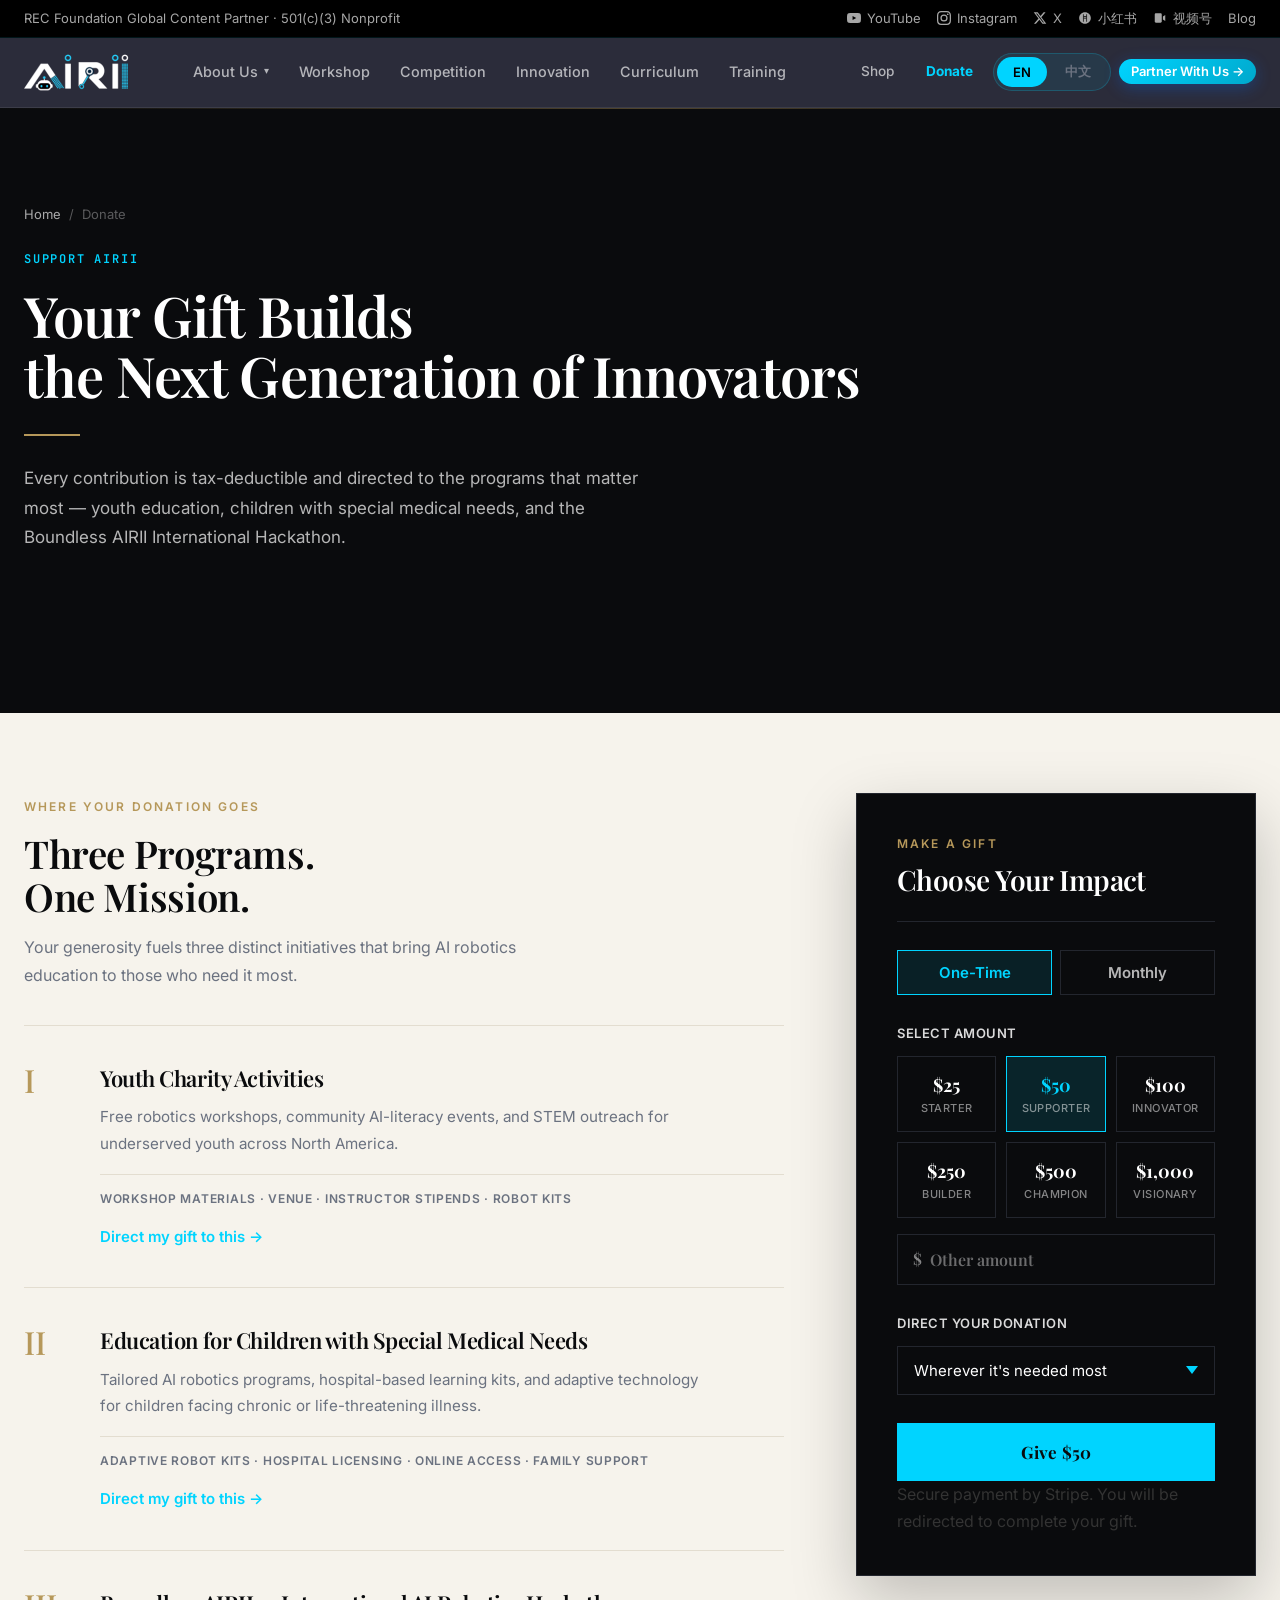
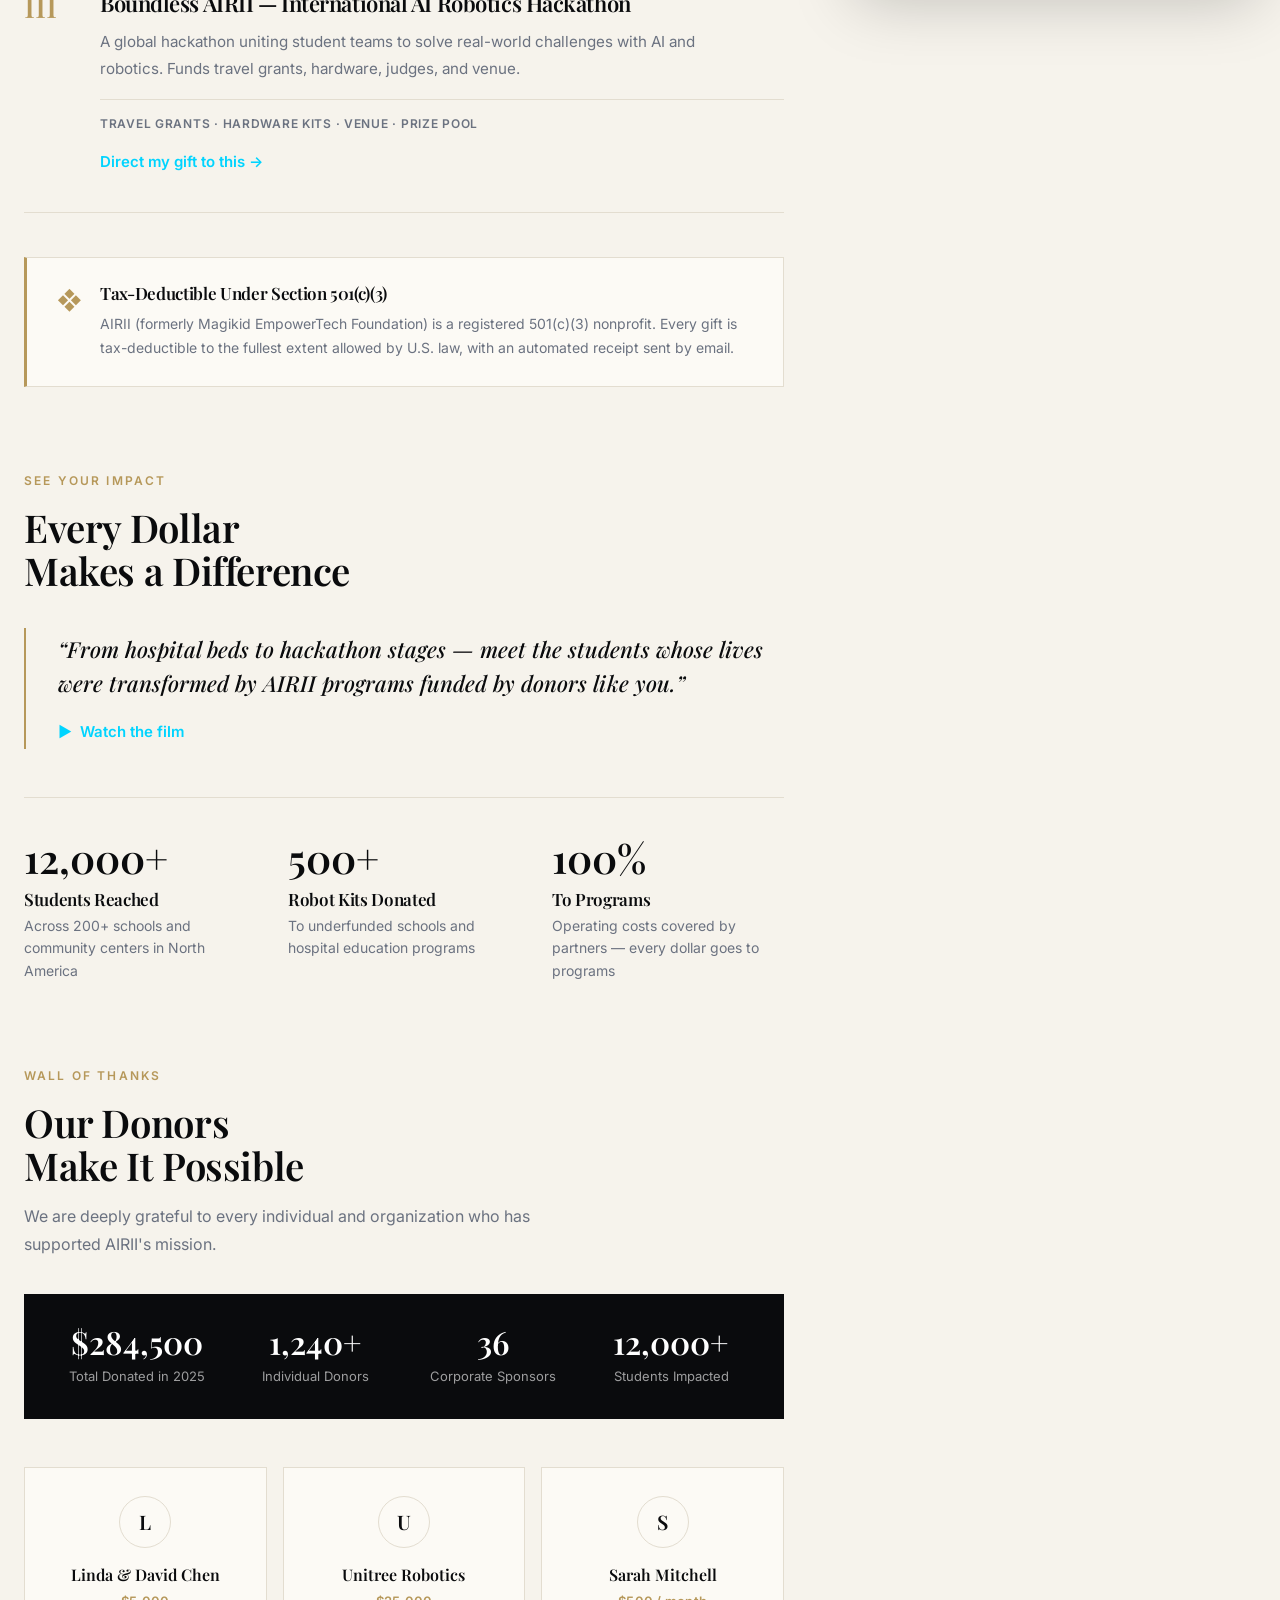
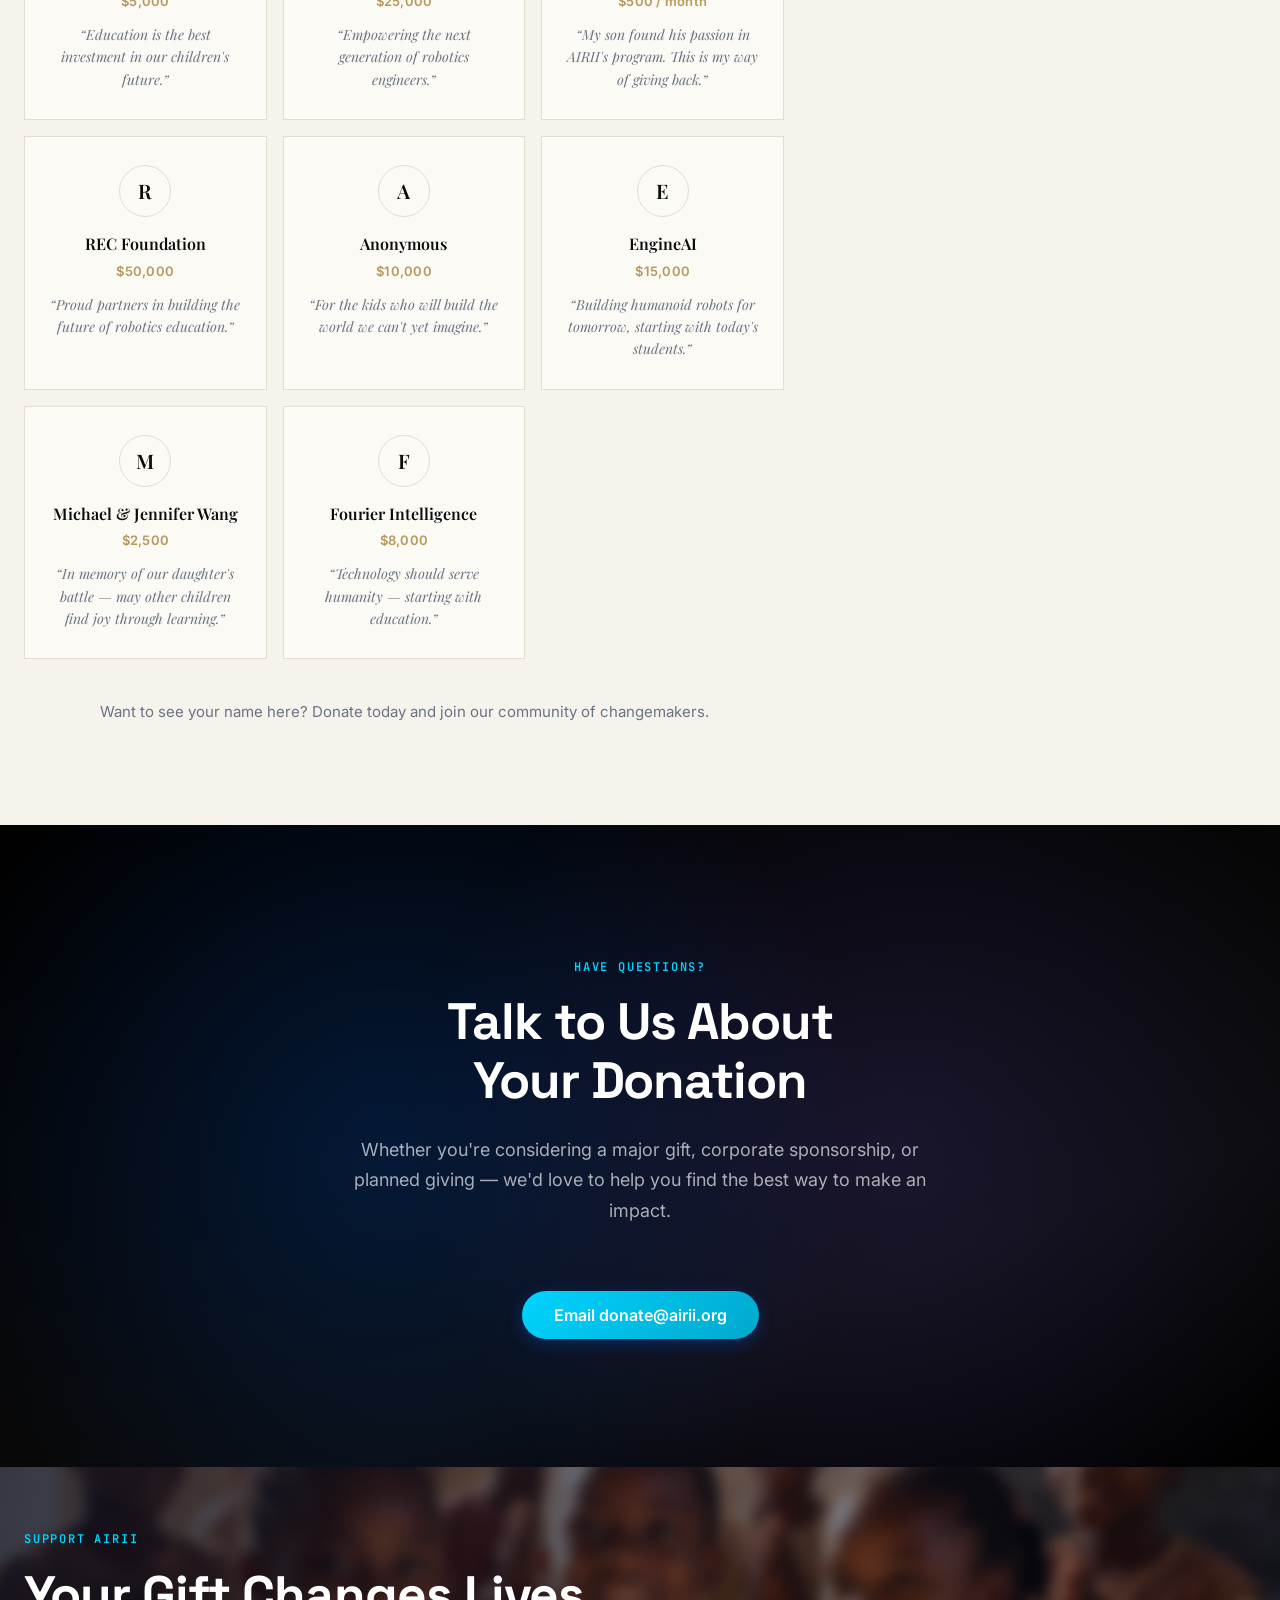
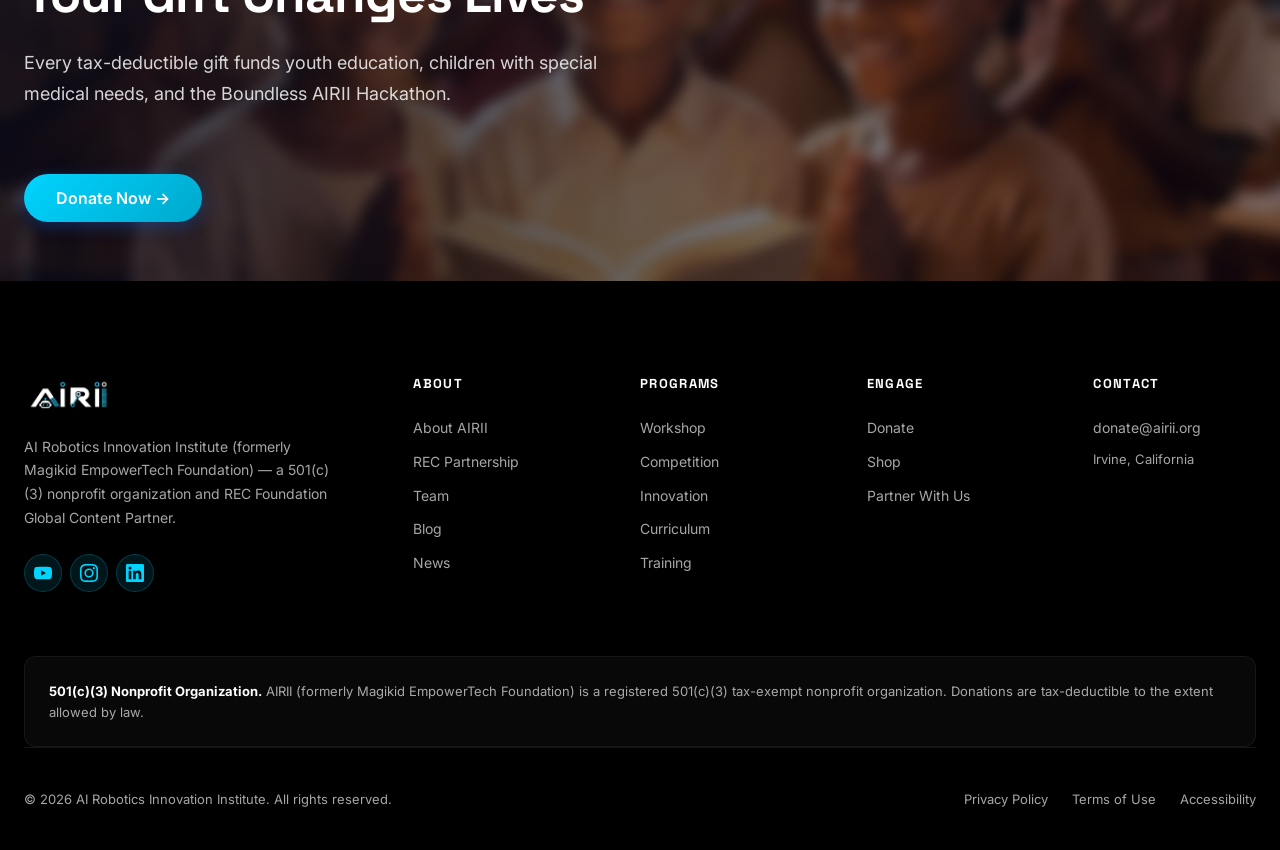
<file: donate.html>
<!DOCTYPE html>
<html lang="en">
<head>
    <meta charset="UTF-8">
    <meta name="viewport" content="width=device-width, initial-scale=1.0">
    <title>Donate — AIRII | AI Robotics Innovation Institute</title>
    <meta name="description" content="Support AIRII's mission. Your donation funds youth charity programs, educational support for children with special medical needs, and the Boundless AIRII International AI Robotics Hackathon.">
    <link rel="preconnect" href="https://fonts.googleapis.com">
    <link rel="preconnect" href="https://fonts.gstatic.com" crossorigin>
    <link href="https://fonts.googleapis.com/css2?family=Space+Grotesk:wght@400;500;700&family=Inter:wght@400;500;600&family=JetBrains+Mono:wght@500;600&family=Noto+Sans+SC:wght@400;500;600;700&family=Playfair+Display:ital,wght@0,400;0,500;0,600;0,700;1,400;1,500&family=Noto+Serif+SC:wght@400;500;600;700&display=swap" rel="stylesheet">
    <link rel="stylesheet" href="css/style.css">
</head>
<body class="lang-en">
<!-- ===== Social Top Bar ===== -->
<div class="social-topbar">
    <div class="social-topbar-inner">
        <span>REC Foundation Global Content Partner · 501(c)(3) Nonprofit</span>
        <div class="social-topbar-links">
            <a href="https://youtube.com/@airii" target="_blank" rel="noopener"><svg viewBox="0 0 24 24" width="14" height="14" fill="currentColor"><path d="M23.498 6.186a3.016 3.016 0 0 0-2.122-2.136C19.505 3.545 12 3.545 12 3.545s-7.505 0-9.377.505A3.017 3.017 0 0 0 .502 6.186C0 8.07 0 12 0 12s0 3.93.502 5.814a3.016 3.016 0 0 0 2.122 2.136c1.871.505 9.376.505 9.376.505s7.505 0 9.377-.505a3.015 3.015 0 0 0 2.122-2.136C24 15.93 24 12 24 12s0-3.93-.502-5.814zM9.545 15.568V8.432L15.818 12l-6.273 3.568z"/></svg> YouTube</a>
            <a href="https://instagram.com/airii" target="_blank" rel="noopener"><svg viewBox="0 0 24 24" width="14" height="14" fill="currentColor"><path d="M12 2.163c3.204 0 3.584.012 4.85.07 3.252.148 4.771 1.691 4.919 4.919.058 1.265.069 1.645.069 4.849 0 3.205-.012 3.584-.069 4.849-.149 3.225-1.664 4.771-4.919 4.919-1.266.058-1.644.07-4.85.07-3.204 0-3.584-.012-4.849-.07-3.26-.149-4.771-1.699-4.919-4.92-.058-1.265-.07-1.644-.07-4.849 0-3.204.013-3.583.07-4.849.149-3.227 1.664-4.771 4.919-4.919 1.266-.057 1.645-.069 4.849-.069zM12 0C8.741 0 8.333.014 7.053.072 2.695.272.273 2.69.073 7.052.014 8.333 0 8.741 0 12c0 3.259.014 3.668.072 4.948.2 4.358 2.618 6.78 6.98 6.98C8.333 23.986 8.741 24 12 24c3.259 0 3.668-.014 4.948-.072 4.354-.2 6.782-2.618 6.979-6.98.059-1.28.073-1.689.073-4.948 0-3.259-.014-3.667-.072-4.947-.196-4.354-2.617-6.78-6.979-6.98C15.668.014 15.259 0 12 0zm0 5.838a6.162 6.162 0 1 0 0 12.324 6.162 6.162 0 0 0 0-12.324zM12 16a4 4 0 1 1 0-8 4 4 0 0 1 0 8zm6.406-11.845a1.44 1.44 0 1 0 0 2.881 1.44 1.44 0 0 0 0-2.881z"/></svg> Instagram</a>
            <a href="https://x.com/airii" target="_blank" rel="noopener"><svg viewBox="0 0 24 24" width="14" height="14" fill="currentColor"><path d="M18.244 2.25h3.308l-7.227 8.26 8.502 11.24H16.17l-5.214-6.817L4.99 21.75H1.68l7.73-8.835L1.254 2.25H8.08l4.713 6.231zm-1.161 17.52h1.833L7.084 4.126H5.117z"/></svg> X</a>
            <a href="https://www.xiaohongshu.com/user/profile/airii" target="_blank" rel="noopener"><svg viewBox="0 0 24 24" width="14" height="14" fill="currentColor"><path d="M12 2C6.48 2 2 6.48 2 12s4.48 10 10 10 10-4.48 10-10S17.52 2 12 2zm-2 6.5h4v1.2h-4V8.5zm0 3h4v1.2h-4V11.5zM8.5 5.5h1.2v13H8.5v-13zm5.8 0h1.2v13h-1.2v-13z"/></svg> 小红书</a>
            <a href="#wechat-channels" class="channels-trigger"><svg viewBox="0 0 24 24" width="14" height="14" fill="currentColor"><path d="M3 6c0-1.1.9-2 2-2h8c1.1 0 2 .9 2 2v12c0 1.1-.9 2-2 2H5c-1.1 0-2-.9-2-2V6zm14 3.5l4-2.5v10l-4-2.5v-5z"/></svg> 视频号</a>
            <a href="blog.html">Blog</a>
        </div>
    </div>
</div>

<!-- ===== Navigation ===== -->
<nav class="navbar navbar-dark" id="navbar">
    <div class="nav-inner">
        <a href="index.html" class="nav-logo"><img src="images/magikid-logo.png" alt="AIRII" class="nav-logo-img"></a>
        <ul class="nav-menu">
            <li class="has-dropdown">
                <a href="about.html">About Us <span class="arrow">&#9662;</span></a>
                <div class="dropdown">
                    <a href="about.html#mission">Mission &amp; Vision</a>
                    <a href="about.html#story">Our Story</a>
                    <a href="about.html#rec-partnership">REC Foundation Partnership</a>
                    <a href="about.html#team">Team</a>
                    <a href="about.html#news">News &amp; Media</a>
            <a href="blog.html">Blog</a>
                    <a href="about.html#compliance">Compliance &amp; Transparency</a>
                </div>
            </li>
            <li><a href="workshop.html">Workshop</a></li>
            <li><a href="competition.html">Competition</a></li>
            <li><a href="innovation.html">Innovation</a></li>
            <li><a href="curriculum.html">Curriculum</a></li>
            <li><a href="training.html">Training</a></li>
        </ul>
        <div class="nav-tools">
            <a href="shop.html" class="nav-tool-link">Shop</a>
            <a href="donate.html" class="nav-tool-link" style="color:var(--color-cyan); font-weight:700;">Donate</a>
            <div class="lang-toggle">
                <button class="active" onclick="setLang('en')">EN</button>
                <button onclick="setLang('zh')">中文</button>
            </div>
            <a href="index.html#partner" class="btn btn-primary btn-sm">Partner With Us &rarr;</a>
            <button class="nav-toggle" aria-label="Menu"><span></span><span></span><span></span></button>
        </div>
    </div>
</nav>

<!-- ===== Donate Hero ===== -->
<section class="donate-hero">
    <div class="container">
        <div class="breadcrumb" style="margin-bottom:20px;"><a href="index.html">Home</a> <span>/</span> <span class="en-only">Donate</span><span class="zh-only">捐赠</span></div>
        <span class="eyebrow eyebrow-light en-only">Support AIRII</span>
        <span class="eyebrow eyebrow-light zh-only">支持 AIRII</span>
        <h1 class="en-only">Your Gift Builds<br>the Next Generation of Innovators</h1>
        <h1 class="zh-only">您的捐赠<br>培育下一代创新者</h1>
        <div class="donate-hero-rule"></div>
        <p class="hero-subtitle en-only">Every contribution is tax-deductible and directed to the programs that matter most — youth education, children with special medical needs, and the Boundless AIRII International Hackathon.</p>
        <p class="hero-subtitle zh-only">每一笔捐赠均可抵税，并直接用于最重要的项目——青少年教育、特殊疾病儿童教育支持，以及无界AIRII国际AI机器人创新黑客松。</p>
    </div>
</section>

<!-- ===== Split Layout: Content (left) + Sticky Form (right) ===== -->
<section class="donate-split-section">
    <div class="container donate-split">
        <!-- LEFT: scrolling content -->
        <div class="donate-main">

            <!-- Purposes -->
            <div class="split-block" id="purposes">
                <div class="block-head">
                    <span class="block-eyebrow en-only">Where Your Donation Goes</span>
                    <span class="block-eyebrow zh-only">捐赠用途</span>
                    <h2 class="en-only">Three Programs.<br>One Mission.</h2>
                    <h2 class="zh-only">三大项目<br>同一使命</h2>
                    <p class="en-only">Your generosity fuels three distinct initiatives that bring AI robotics education to those who need it most.</p>
                    <p class="zh-only">您的慷慨捐赠支持三大公益项目，将AI机器人教育带给最需要的人。</p>
                </div>

                <div class="purpose-list">
                    <!-- I -->
                    <article class="purpose-row fade-up">
                        <div class="purpose-num">I</div>
                        <div class="purpose-content">
                            <h3 class="en-only">Youth Charity Activities</h3>
                            <h3 class="zh-only">青少年公益活动组织</h3>
                            <p class="en-only">Free robotics workshops, community AI-literacy events, and STEM outreach for underserved youth across North America.</p>
                            <p class="zh-only">为北美各地社区的弱势青少年组织免费机器人工作坊、社区AI素养活动和STEM推广项目。</p>
                            <div class="purpose-funds en-only">Workshop materials · Venue · Instructor stipends · Robot kits</div>
                            <div class="purpose-funds zh-only">工作坊材料 · 场地 · 讲师补贴 · 机器人套件</div>
                            <a href="#donate-form" class="purpose-link en-only" onclick="selectPurpose('youth')">Direct my gift to this &rarr;</a>
                            <a href="#donate-form" class="purpose-link zh-only" onclick="selectPurpose('youth')">指定捐赠给此项目 &rarr;</a>
                        </div>
                    </article>

                    <!-- II -->
                    <article class="purpose-row fade-up">
                        <div class="purpose-num">II</div>
                        <div class="purpose-content">
                            <h3 class="en-only">Education for Children with Special Medical Needs</h3>
                            <h3 class="zh-only">特殊疾病青少年儿童教育活动支持</h3>
                            <p class="en-only">Tailored AI robotics programs, hospital-based learning kits, and adaptive technology for children facing chronic or life-threatening illness.</p>
                            <p class="zh-only">为患有慢性或重大疾病的儿童提供定制化AI机器人教育项目、医院学习套件和适应性技术工作坊。</p>
                            <div class="purpose-funds en-only">Adaptive robot kits · Hospital licensing · Online access · Family support</div>
                            <div class="purpose-funds zh-only">适应性机器人套件 · 医院项目授权 · 在线学习平台 · 家庭支持</div>
                            <a href="#donate-form" class="purpose-link en-only" onclick="selectPurpose('medical')">Direct my gift to this &rarr;</a>
                            <a href="#donate-form" class="purpose-link zh-only" onclick="selectPurpose('medical')">指定捐赠给此项目 &rarr;</a>
                        </div>
                    </article>

                    <!-- III -->
                    <article class="purpose-row fade-up">
                        <div class="purpose-num">III</div>
                        <div class="purpose-content">
                            <h3 class="en-only">Boundless AIRII — International AI Robotics Hackathon</h3>
                            <h3 class="zh-only">无界AIRII — 国际AI机器人创新黑客松</h3>
                            <p class="en-only">A global hackathon uniting student teams to solve real-world challenges with AI and robotics. Funds travel grants, hardware, judges, and venue.</p>
                            <p class="zh-only">汇聚全球学生团队的国际黑客松，用AI和机器人技术解决真实世界挑战。资金用于差旅补助、硬件、评委和场地。</p>
                            <div class="purpose-funds en-only">Travel grants · Hardware kits · Venue · Prize pool</div>
                            <div class="purpose-funds zh-only">弱势团队差旅补助 · 硬件套件 · 场地 · 奖金池</div>
                            <a href="#donate-form" class="purpose-link en-only" onclick="selectPurpose('hackathon')">Direct my gift to this &rarr;</a>
                            <a href="#donate-form" class="purpose-link zh-only" onclick="selectPurpose('hackathon')">指定捐赠给此项目 &rarr;</a>
                        </div>
                    </article>
                </div>

                <!-- Tax Info -->
                <div class="tax-info-box fade-up">
                    <div class="tax-info-box-icon">&#10070;</div>
                    <div>
                        <h4 class="en-only">Tax-Deductible Under Section 501(c)(3)</h4>
                        <h4 class="zh-only">依 501(c)(3) 条款可抵税</h4>
                        <p class="en-only">AIRII (formerly Magikid EmpowerTech Foundation) is a registered 501(c)(3) nonprofit. Every gift is tax-deductible to the fullest extent allowed by U.S. law, with an automated receipt sent by email.</p>
                        <p class="zh-only">AIRII（前身为Magikid EmpowerTech Foundation）是注册的501(c)(3)非营利组织。所有捐赠均按美国法律最大程度抵税，捐赠后您将收到自动发送的抵税收据邮件。</p>
                    </div>
                </div>
            </div>

            <!-- Impact -->
            <div class="split-block">
                <div class="block-head">
                    <span class="block-eyebrow en-only">See Your Impact</span>
                    <span class="block-eyebrow zh-only">看见您的影响</span>
                    <h2 class="en-only">Every Dollar<br>Makes a Difference</h2>
                    <h2 class="zh-only">每一分钱<br>都在改变世界</h2>
                </div>

                <blockquote class="impact-quote fade-up">
                    <p class="en-only">&ldquo;From hospital beds to hackathon stages — meet the students whose lives were transformed by AIRII programs funded by donors like you.&rdquo;</p>
                    <p class="zh-only">&ldquo;从病床到黑客松舞台——认识那些因您的捐赠而改变人生的学生们。&rdquo;</p>
                    <a href="https://youtube.com/@airii" target="_blank" rel="noopener" class="impact-watch-link en-only">&#9654;&nbsp; Watch the film</a>
                    <a href="https://youtube.com/@airii" target="_blank" rel="noopener" class="impact-watch-link zh-only">&#9654;&nbsp; 观看影片</a>
                </blockquote>

                <div class="donate-info-strip fade-up">
                    <div class="donate-info-item">
                        <div class="info-num">12,000+</div>
                        <h4 class="en-only">Students Reached</h4>
                        <h4 class="zh-only">覆盖学生</h4>
                        <p class="en-only">Across 200+ schools and community centers in North America</p>
                        <p class="zh-only">遍布北美200+学校和社区中心</p>
                    </div>
                    <div class="donate-info-item">
                        <div class="info-num">500+</div>
                        <h4 class="en-only">Robot Kits Donated</h4>
                        <h4 class="zh-only">捐赠机器人套件</h4>
                        <p class="en-only">To underfunded schools and hospital education programs</p>
                        <p class="zh-only">发放给资金不足的学校和医院教育项目</p>
                    </div>
                    <div class="donate-info-item">
                        <div class="info-num">100%</div>
                        <h4 class="en-only">To Programs</h4>
                        <h4 class="zh-only">用于项目</h4>
                        <p class="en-only">Operating costs covered by partners — every dollar goes to programs</p>
                        <p class="zh-only">运营费用由合作伙伴承担——每一分捐赠都用于项目</p>
                    </div>
                </div>
            </div>

            <!-- Wall of Thanks -->
            <div class="split-block" id="thanks">
                <div class="block-head">
                    <span class="block-eyebrow en-only">Wall of Thanks</span>
                    <span class="block-eyebrow zh-only">捐赠鸣谢</span>
                    <h2 class="en-only">Our Donors<br>Make It Possible</h2>
                    <h2 class="zh-only">感谢<br>每一位捐赠者</h2>
                    <p class="en-only">We are deeply grateful to every individual and organization who has supported AIRII's mission.</p>
                    <p class="zh-only">我们深深感谢每一位支持AIRII使命的个人和组织。</p>
                </div>

                <div class="thanks-stats fade-up">
                    <div class="thanks-stat">
                        <div class="thanks-stat-num">$284,500</div>
                        <div class="thanks-stat-label en-only">Total Donated in 2025</div>
                        <div class="thanks-stat-label zh-only">2025年捐赠总额</div>
                    </div>
                    <div class="thanks-stat">
                        <div class="thanks-stat-num">1,240+</div>
                        <div class="thanks-stat-label en-only">Individual Donors</div>
                        <div class="thanks-stat-label zh-only">个人捐赠者</div>
                    </div>
                    <div class="thanks-stat">
                        <div class="thanks-stat-num">36</div>
                        <div class="thanks-stat-label en-only">Corporate Sponsors</div>
                        <div class="thanks-stat-label zh-only">企业赞助商</div>
                    </div>
                    <div class="thanks-stat">
                        <div class="thanks-stat-num">12,000+</div>
                        <div class="thanks-stat-label en-only">Students Impacted</div>
                        <div class="thanks-stat-label zh-only">受助学生</div>
                    </div>
                </div>

                <div class="donor-wall fade-up">
                    <div class="donor-card">
                        <div class="donor-avatar">L</div>
                        <div class="donor-name">Linda &amp; David Chen</div>
                        <div class="donor-amount">$5,000</div>
                        <div class="donor-message en-only">&ldquo;Education is the best investment in our children's future.&rdquo;</div>
                        <div class="donor-message zh-only">&ldquo;教育是对孩子未来最好的投资。&rdquo;</div>
                    </div>
                    <div class="donor-card">
                        <div class="donor-avatar">U</div>
                        <div class="donor-name">Unitree Robotics</div>
                        <div class="donor-amount">$25,000</div>
                        <div class="donor-message en-only">&ldquo;Empowering the next generation of robotics engineers.&rdquo;</div>
                        <div class="donor-message zh-only">&ldquo;赋能下一代机器人工程师。&rdquo;</div>
                    </div>
                    <div class="donor-card">
                        <div class="donor-avatar">S</div>
                        <div class="donor-name">Sarah Mitchell</div>
                        <div class="donor-amount">$500 / month</div>
                        <div class="donor-message en-only">&ldquo;My son found his passion in AIRII's program. This is my way of giving back.&rdquo;</div>
                        <div class="donor-message zh-only">&ldquo;我的儿子在AIRII的项目中找到了热情。这是我回馈的方式。&rdquo;</div>
                    </div>
                    <div class="donor-card">
                        <div class="donor-avatar">R</div>
                        <div class="donor-name">REC Foundation</div>
                        <div class="donor-amount">$50,000</div>
                        <div class="donor-message en-only">&ldquo;Proud partners in building the future of robotics education.&rdquo;</div>
                        <div class="donor-message zh-only">&ldquo;为共建机器人教育的未来而自豪。&rdquo;</div>
                    </div>
                    <div class="donor-card">
                        <div class="donor-avatar">A</div>
                        <div class="donor-name">Anonymous</div>
                        <div class="donor-amount">$10,000</div>
                        <div class="donor-message en-only">&ldquo;For the kids who will build the world we can't yet imagine.&rdquo;</div>
                        <div class="donor-message zh-only">&ldquo;为了那些将建造我们无法想象的世界的孩子们。&rdquo;</div>
                    </div>
                    <div class="donor-card">
                        <div class="donor-avatar">E</div>
                        <div class="donor-name">EngineAI</div>
                        <div class="donor-amount">$15,000</div>
                        <div class="donor-message en-only">&ldquo;Building humanoid robots for tomorrow, starting with today's students.&rdquo;</div>
                        <div class="donor-message zh-only">&ldquo;为明天打造人形机器人，从今天的学生开始。&rdquo;</div>
                    </div>
                    <div class="donor-card">
                        <div class="donor-avatar">M</div>
                        <div class="donor-name">Michael &amp; Jennifer Wang</div>
                        <div class="donor-amount">$2,500</div>
                        <div class="donor-message en-only">&ldquo;In memory of our daughter's battle — may other children find joy through learning.&rdquo;</div>
                        <div class="donor-message zh-only">&ldquo;纪念我们女儿的勇敢抗争——愿更多孩子通过学习找到快乐。&rdquo;</div>
                    </div>
                    <div class="donor-card">
                        <div class="donor-avatar">F</div>
                        <div class="donor-name">Fourier Intelligence</div>
                        <div class="donor-amount">$8,000</div>
                        <div class="donor-message en-only">&ldquo;Technology should serve humanity — starting with education.&rdquo;</div>
                        <div class="donor-message zh-only">&ldquo;科技应服务于人类——从教育开始。&rdquo;</div>
                    </div>
                </div>

                <p class="thanks-footnote en-only">Want to see your name here? Donate today and join our community of changemakers.</p>
                <p class="thanks-footnote zh-only">想在这里看到您的名字？立即捐赠，加入我们的改变者社区。</p>
            </div>

        </div>

        <!-- RIGHT: sticky donation form -->
        <aside class="donate-sidebar">
            <div class="donate-form-card" id="donate-form">
                <div class="donate-form-head">
                    <span class="donate-form-kicker en-only">Make a Gift</span>
                    <span class="donate-form-kicker zh-only">立即捐赠</span>
                    <h3 class="en-only">Choose Your Impact</h3>
                    <h3 class="zh-only">选择您的捐赠方式</h3>
                </div>

                <!-- Type Toggle -->
                <div class="donate-type-toggle">
                    <button class="active" onclick="setDonateType('once')">
                        <span class="en-only">One-Time</span>
                        <span class="zh-only">单次捐赠</span>
                    </button>
                    <button onclick="setDonateType('monthly')">
                        <span class="en-only">Monthly</span>
                        <span class="zh-only">每月持续</span>
                    </button>
                </div>

                <!-- Amount Selection -->
                <label class="donate-field-label en-only">Select Amount</label>
                <label class="donate-field-label zh-only">选择金额</label>
                <div class="donate-amount-grid">
                    <button class="donate-amount-btn" onclick="setAmount(25, this)">$25<small class="en-only">Starter</small><small class="zh-only">起步</small></button>
                    <button class="donate-amount-btn active" onclick="setAmount(50, this)">$50<small class="en-only">Supporter</small><small class="zh-only">支持者</small></button>
                    <button class="donate-amount-btn" onclick="setAmount(100, this)">$100<small class="en-only">Innovator</small><small class="zh-only">创新者</small></button>
                    <button class="donate-amount-btn" onclick="setAmount(250, this)">$250<small class="en-only">Builder</small><small class="zh-only">建造者</small></button>
                    <button class="donate-amount-btn" onclick="setAmount(500, this)">$500<small class="en-only">Champion</small><small class="zh-only">冠军</small></button>
                    <button class="donate-amount-btn" onclick="setAmount(1000, this)">$1,000<small class="en-only">Visionary</small><small class="zh-only">远见者</small></button>
                </div>

                <!-- Custom Amount -->
                <div class="donate-custom-wrap">
                    <span class="donate-custom-prefix">$</span>
                    <input type="number" class="donate-custom-input" id="customAmount" placeholder="Other amount" oninput="setCustomAmount(this)">
                </div>

                <!-- Purpose Select -->
                <label class="donate-field-label en-only">Direct Your Donation</label>
                <label class="donate-field-label zh-only">指定捐赠用途</label>
                <select class="donate-purpose-select" id="purposeSelect">
                    <option value="general" class="en-only">Wherever it's needed most</option>
                    <option value="general" class="zh-only">最需要的地方</option>
                    <option value="youth" class="en-only">Youth Charity Activities</option>
                    <option value="youth" class="zh-only">青少年公益活动</option>
                    <option value="medical" class="en-only">Special Disease Children Education</option>
                    <option value="medical" class="zh-only">特殊疾病儿童教育支持</option>
                    <option value="hackathon" class="en-only">Boundless AIRII Hackathon</option>
                    <option value="hackathon" class="zh-only">无界AIRII黑客松</option>
                </select>

                <!-- Submit -->
                <button class="donate-submit-btn" onclick="submitDonation()">
                    <span class="en-only">Give <span id="displayAmount">$50</span> <span id="displayType"></span></span>
                    <span class="zh-only">捐赠 <span id="displayAmountZh">$50</span> <span id="displayTypeZh"></span></span>
                </button>

                <p class="donate-secure-note en-only">Secure payment by Stripe. You will be redirected to complete your gift.</p>
                <p class="donate-secure-note zh-only">支付由 Stripe 安全加密处理。您将被重定向以完成捐赠。</p>
            </div>
        </aside>
    </div>
</section>

<!-- ===== CTA ===== -->
<section class="cta-section">
    <div class="container">
        <div class="fade-up">
            <span class="eyebrow eyebrow-light en-only">Have Questions?</span>
            <span class="eyebrow eyebrow-light zh-only">有疑问？</span>
            <h2 class="en-only">Talk to Us About<br>Your Donation</h2>
            <h2 class="zh-only">与我们聊聊<br>您的捐赠</h2>
            <p class="en-only">Whether you're considering a major gift, corporate sponsorship, or planned giving — we'd love to help you find the best way to make an impact.</p>
            <p class="zh-only">无论您是想大额捐赠、企业赞助还是计划性捐赠——我们很乐意帮您找到最佳的影响力方式。</p>
            <div class="cta-actions">
                <a href="mailto:donate@airii.org" class="btn btn-primary btn-lg en-only">Email donate@airii.org</a>
                <a href="mailto:donate@airii.org" class="btn btn-primary btn-lg zh-only">联系 donate@airii.org</a>
            </div>
        </div>
    </div>
</section>

<!-- ===== Bottom Image Banner ===== -->
<section class="bottom-banner">
    <div class="bottom-banner__bg" style="background-image:url('images/Banner_Donate_1.png');"></div>
    <div class="bottom-banner__overlay"></div>
    <div class="container">
        <div class="bottom-banner__content fade-up">
            <span class="eyebrow eyebrow-light en-only">Support AIRII</span>
            <span class="eyebrow eyebrow-light zh-only">支持 AIRII</span>
            <h2 class="en-only">Your Gift Changes Lives</h2>
            <h2 class="zh-only">您的捐赠改变生命</h2>
            <p class="en-only">Every tax-deductible gift funds youth education, children with special medical needs, and the Boundless AIRII Hackathon.</p>
            <p class="zh-only">每一笔可抵税的捐赠，都用于青少年教育、特殊疾病儿童教育支持，以及无界AIRII国际黑客松。</p>
            <div class="bottom-banner__actions">
                <a href="#donate-form" class="btn btn-primary btn-lg en-only">Donate Now →</a>
                <a href="#donate-form" class="btn btn-primary btn-lg zh-only">立即捐赠 →</a>
            </div>
        </div>
    </div>
</section>


<!-- ===== Footer ===== -->
<footer class="footer">
    <div class="container">
        <div class="footer-grid">
            <div class="footer-brand">
                <a href="index.html" class="nav-logo"><img src="images/airii-logo.png" alt="AIRII" class="nav-logo-img" style="height:34px;"></a>
                <p>AI Robotics Innovation Institute (formerly Magikid EmpowerTech Foundation) — a 501(c)(3) nonprofit organization and REC Foundation Global Content Partner.</p>
                <div class="footer-social">
                    <a href="https://youtube.com/@airii" target="_blank" rel="noopener" aria-label="YouTube"><svg viewBox="0 0 24 24" width="18" height="18" fill="currentColor"><path d="M23.498 6.186a3.016 3.016 0 0 0-2.122-2.136C19.505 3.545 12 3.545 12 3.545s-7.505 0-9.377.505A3.017 3.017 0 0 0 .502 6.186C0 8.07 0 12 0 12s0 3.93.502 5.814a3.016 3.016 0 0 0 2.122 2.136c1.871.505 9.376.505 9.376.505s7.505 0 9.377-.505a3.015 3.015 0 0 0 2.122-2.136C24 15.93 24 12 24 12s0-3.93-.502-5.814zM9.545 15.568V8.432L15.818 12l-6.273 3.568z"/></svg></a>
                    <a href="https://instagram.com/airii" target="_blank" rel="noopener" aria-label="Instagram"><svg viewBox="0 0 24 24" width="18" height="18" fill="currentColor"><path d="M12 2.163c3.204 0 3.584.012 4.85.07 3.252.148 4.771 1.691 4.919 4.919.058 1.265.069 1.645.069 4.849 0 3.205-.012 3.584-.069 4.849-.149 3.225-1.664 4.771-4.919 4.919-1.266.058-1.644.07-4.85.07-3.204 0-3.584-.012-4.849-.07-3.26-.149-4.771-1.699-4.919-4.92-.058-1.265-.07-1.644-.07-4.849 0-3.204.013-3.583.07-4.849.149-3.227 1.664-4.771 4.919-4.919 1.266-.057 1.645-.069 4.849-.069zM12 0C8.741 0 8.333.014 7.053.072 2.695.272.273 2.69.073 7.052.014 8.333 0 8.741 0 12c0 3.259.014 3.668.072 4.948.2 4.358 2.618 6.78 6.98 6.98C8.333 23.986 8.741 24 12 24c3.259 0 3.668-.014 4.948-.072 4.354-.2 6.782-2.618 6.979-6.98.059-1.28.073-1.689.073-4.948 0-3.259-.014-3.667-.072-4.947-.196-4.354-2.617-6.78-6.979-6.98C15.668.014 15.259 0 12 0zm0 5.838a6.162 6.162 0 1 0 0 12.324 6.162 6.162 0 0 0 0-12.324zM12 16a4 4 0 1 1 0-8 4 4 0 0 1 0 8zm6.406-11.845a1.44 1.44 0 1 0 0 2.881 1.44 1.44 0 0 0 0-2.881z"/></svg></a>
                    <a href="https://linkedin.com/company/airii" target="_blank" rel="noopener" aria-label="LinkedIn"><svg viewBox="0 0 24 24" width="18" height="18" fill="currentColor"><path d="M20.447 20.452h-3.554v-5.569c0-1.328-.027-3.037-1.852-3.037-1.853 0-2.136 1.445-2.136 2.939v5.667H9.351V9h3.414v1.561h.046c.477-.9 1.637-1.85 3.37-1.85 3.601 0 4.267 2.37 4.267 5.455v6.286zM5.337 7.433a2.062 2.062 0 0 1-2.063-2.065 2.064 2.064 0 1 1 2.063 2.065zm1.782 13.019H3.555V9h3.564v11.452zM22.225 0H1.771C.792 0 0 .774 0 1.729v20.542C0 23.227.792 24 1.771 24h20.451C23.2 24 24 23.227 24 22.271V1.729C24 .774 23.2 0 22.222 0h.003z"/></svg></a>
                </div>
            </div>
            <div class="footer-col"><h6>About</h6><ul><li><a href="about.html">About AIRII</a></li><li><a href="about.html#rec-partnership">REC Partnership</a></li><li><a href="about.html#team">Team</a></li><li><a href="blog.html">Blog</a></li><li><a href="about.html#news">News</a></li></ul></div>
            <div class="footer-col"><h6>Programs</h6><ul><li><a href="workshop.html">Workshop</a></li><li><a href="competition.html">Competition</a></li><li><a href="innovation.html">Innovation</a></li><li><a href="curriculum.html">Curriculum</a></li><li><a href="training.html">Training</a></li></ul></div>
            <div class="footer-col"><h6>Engage</h6><ul><li><a href="donate.html">Donate</a></li><li><a href="shop.html">Shop</a></li><li><a href="index.html#partner">Partner With Us</a></li></ul></div>
            <div class="footer-col"><h6>Contact</h6><ul><li><a href="mailto:donate@airii.org">donate@airii.org</a></li><li style="color:var(--text-light-muted); font-size:0.8125rem;">Irvine, California</li></ul></div>
        </div>
        <div class="footer-compliance"><strong style="color:var(--color-white);">501(c)(3) Nonprofit Organization.</strong> AIRII (formerly Magikid EmpowerTech Foundation) is a registered 501(c)(3) tax-exempt nonprofit organization. Donations are tax-deductible to the extent allowed by law.</div>
        <div class="footer-bottom"><p>&copy; 2026 AI Robotics Innovation Institute. All rights reserved.</p><div class="footer-legal"><a href="#">Privacy Policy</a><a href="#">Terms of Use</a><a href="#">Accessibility</a></div></div>
    </div>
</footer>

<script src="js/main.js"></script>
<script>
// Bilingual toggle
function setLang(lang) {
    document.body.className = 'lang-' + lang;
    document.querySelectorAll('.lang-toggle button').forEach(b => b.classList.remove('active'));
    event.target.classList.add('active');
}

// Donation form
let donateType = 'once';
let donateAmount = 50;

function setDonateType(type) {
    donateType = type;
    document.querySelectorAll('.donate-type-toggle button').forEach(b => b.classList.remove('active'));
    event.target.classList.add('active');
    updateDisplay();
}

function setAmount(amount, btn) {
    donateAmount = amount;
    document.getElementById('customAmount').value = '';
    document.querySelectorAll('.donate-amount-btn').forEach(b => b.classList.remove('active'));
    btn.classList.add('active');
    updateDisplay();
}

function setCustomAmount(input) {
    const val = parseFloat(input.value);
    if (val > 0) {
        donateAmount = val;
        document.querySelectorAll('.donate-amount-btn').forEach(b => b.classList.remove('active'));
        updateDisplay();
    }
}

function selectPurpose(purpose) {
    document.getElementById('purposeSelect').value = purpose;
}

function updateDisplay() {
    const typeLabel = donateType === 'monthly' ? '/mo' : '';
    const typeLabelZh = donateType === 'monthly' ? '/月' : '';
    document.getElementById('displayAmount').textContent = '$' + donateAmount + typeLabel;
    document.getElementById('displayAmountZh').textContent = '$' + donateAmount + typeLabelZh;
    document.getElementById('displayType').textContent = '';
    document.getElementById('displayTypeZh').textContent = '';
}

function submitDonation() {
    const purpose = document.getElementById('purposeSelect').value;
    const purposeNames = {
        general: 'General Fund',
        youth: 'Youth Charity Activities',
        medical: 'Special Disease Education',
        hackathon: 'Boundless AIRII Hackathon'
    };
    alert('Thank you! You are donating $' + donateAmount + (donateType === 'monthly' ? '/month' : '') + ' to ' + purposeNames[purpose] + '.\n\nYou will be redirected to our secure payment page.\n\n感谢您！您将捐赠 $' + donateAmount + (donateType === 'monthly' ? '/月' : '') + ' 给' + purposeNames[purpose] + '。');
}
</script>

<!-- ===== WeChat QR Modal ===== -->
<div class="modal-overlay" id="wechatModal">
    <div class="modal-content">
        <button class="modal-close" id="closeWechat">&times;</button>
        <div class="qr-placeholder">WeChat QR Code</div>
        <h4>Follow AIRII on WeChat</h4>
        <p style="color:var(--text-muted); font-size:0.9375rem;">Scan the QR code with WeChat to follow our official account and get event updates.</p>
    </div>
</div>

<!-- ===== WeChat Channels Modal ===== -->
<div class="modal-overlay" id="channels-modal">
    <div class="modal-content">
        <button class="modal-close" onclick="document.getElementById('channels-modal').classList.remove('active')">&times;</button>
        <h3 style="margin-bottom:8px;">WeChat Channels / 微信视频号</h3>
        <p style="font-size:0.875rem;color:var(--text-muted);margin-bottom:20px;">Scan to follow AIRII on WeChat Channels<br>扫码关注 AIRII 微信视频号</p>
        <div class="qr-placeholder">
            <div style="text-align:center;">
                <div style="font-size:2rem;margin-bottom:8px;">📹</div>
                <div style="font-size:0.75rem;">QR Code<br>视频号二维码</div>
            </div>
        </div>
        <p style="font-size:0.8125rem;color:var(--text-muted);">Search "AIRII" on WeChat Channels<br>在微信视频号搜索 "AIRII"</p>
    </div>
</div>
<script>
document.querySelectorAll('.channels-trigger').forEach(function(el){
    el.addEventListener('click', function(e){
        e.preventDefault();
        document.getElementById('channels-modal').classList.add('active');
    });
});
</script>

</body>
</html>
</file>
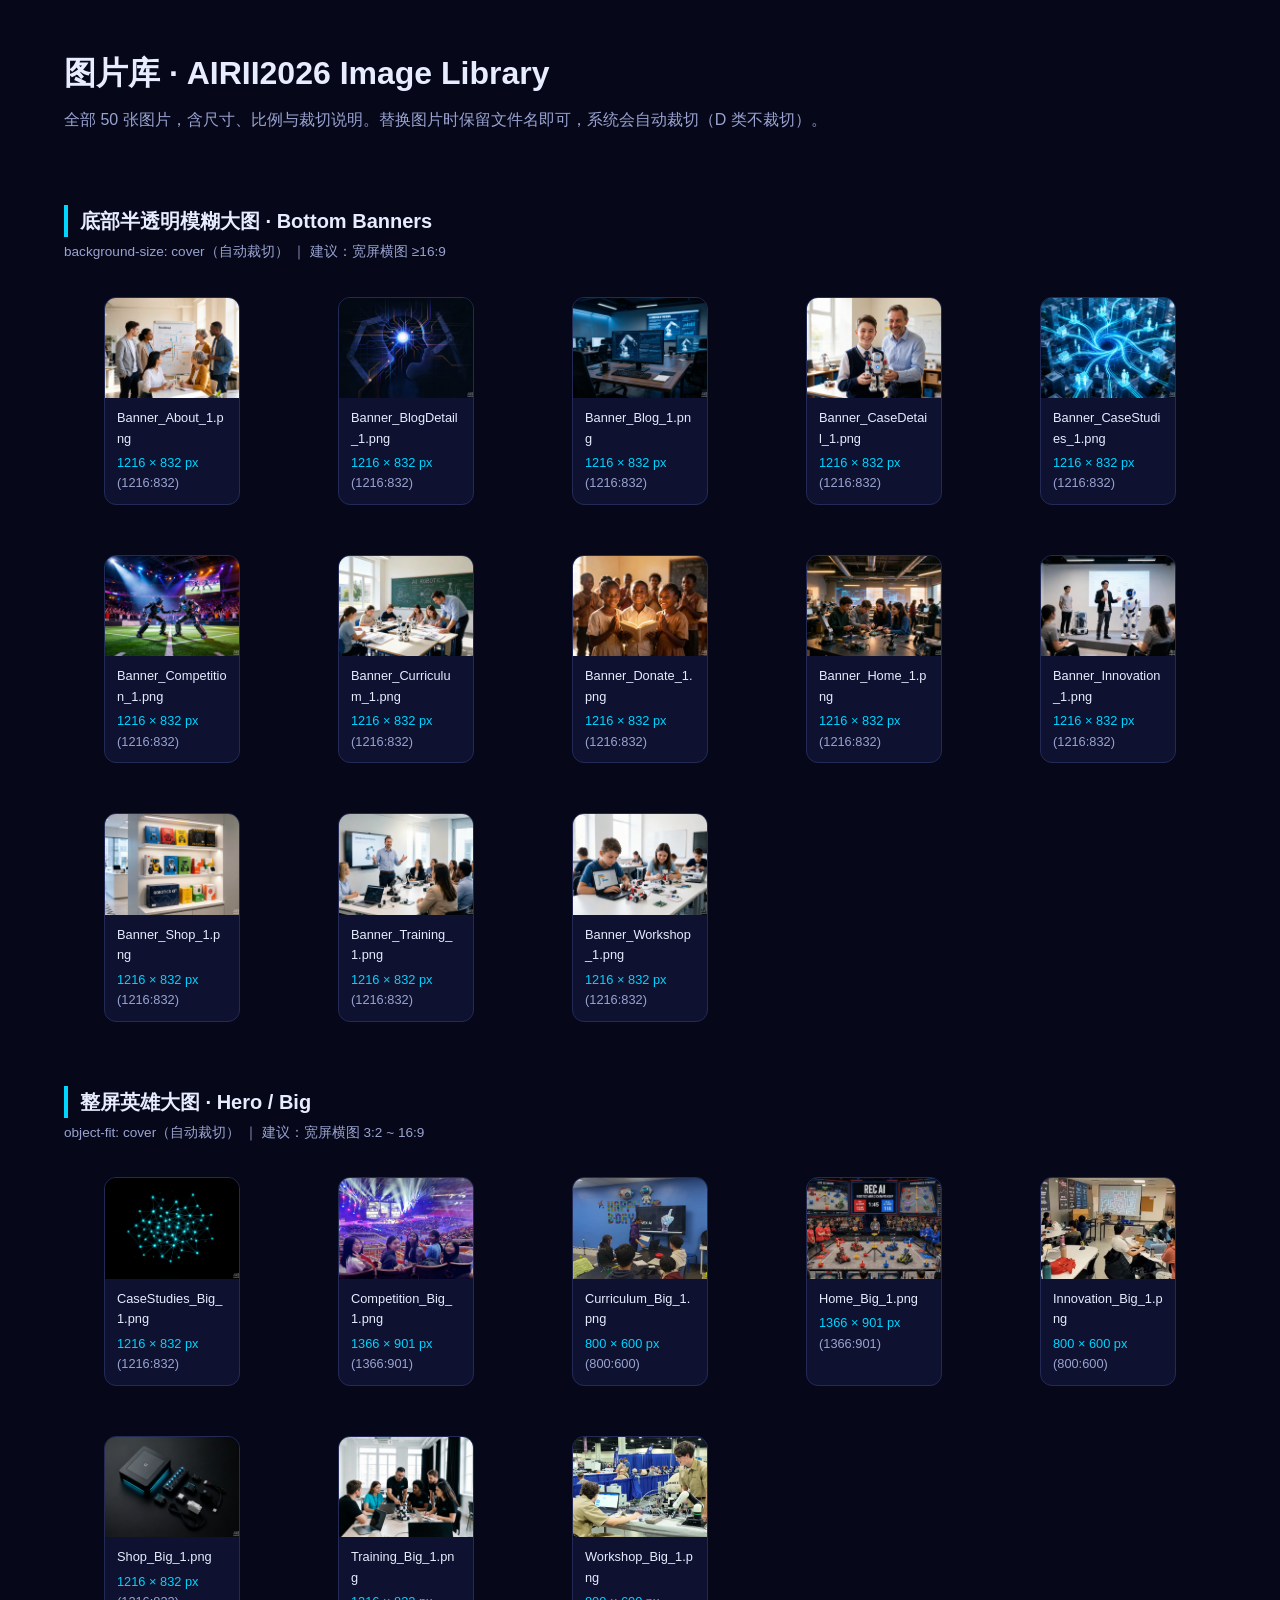
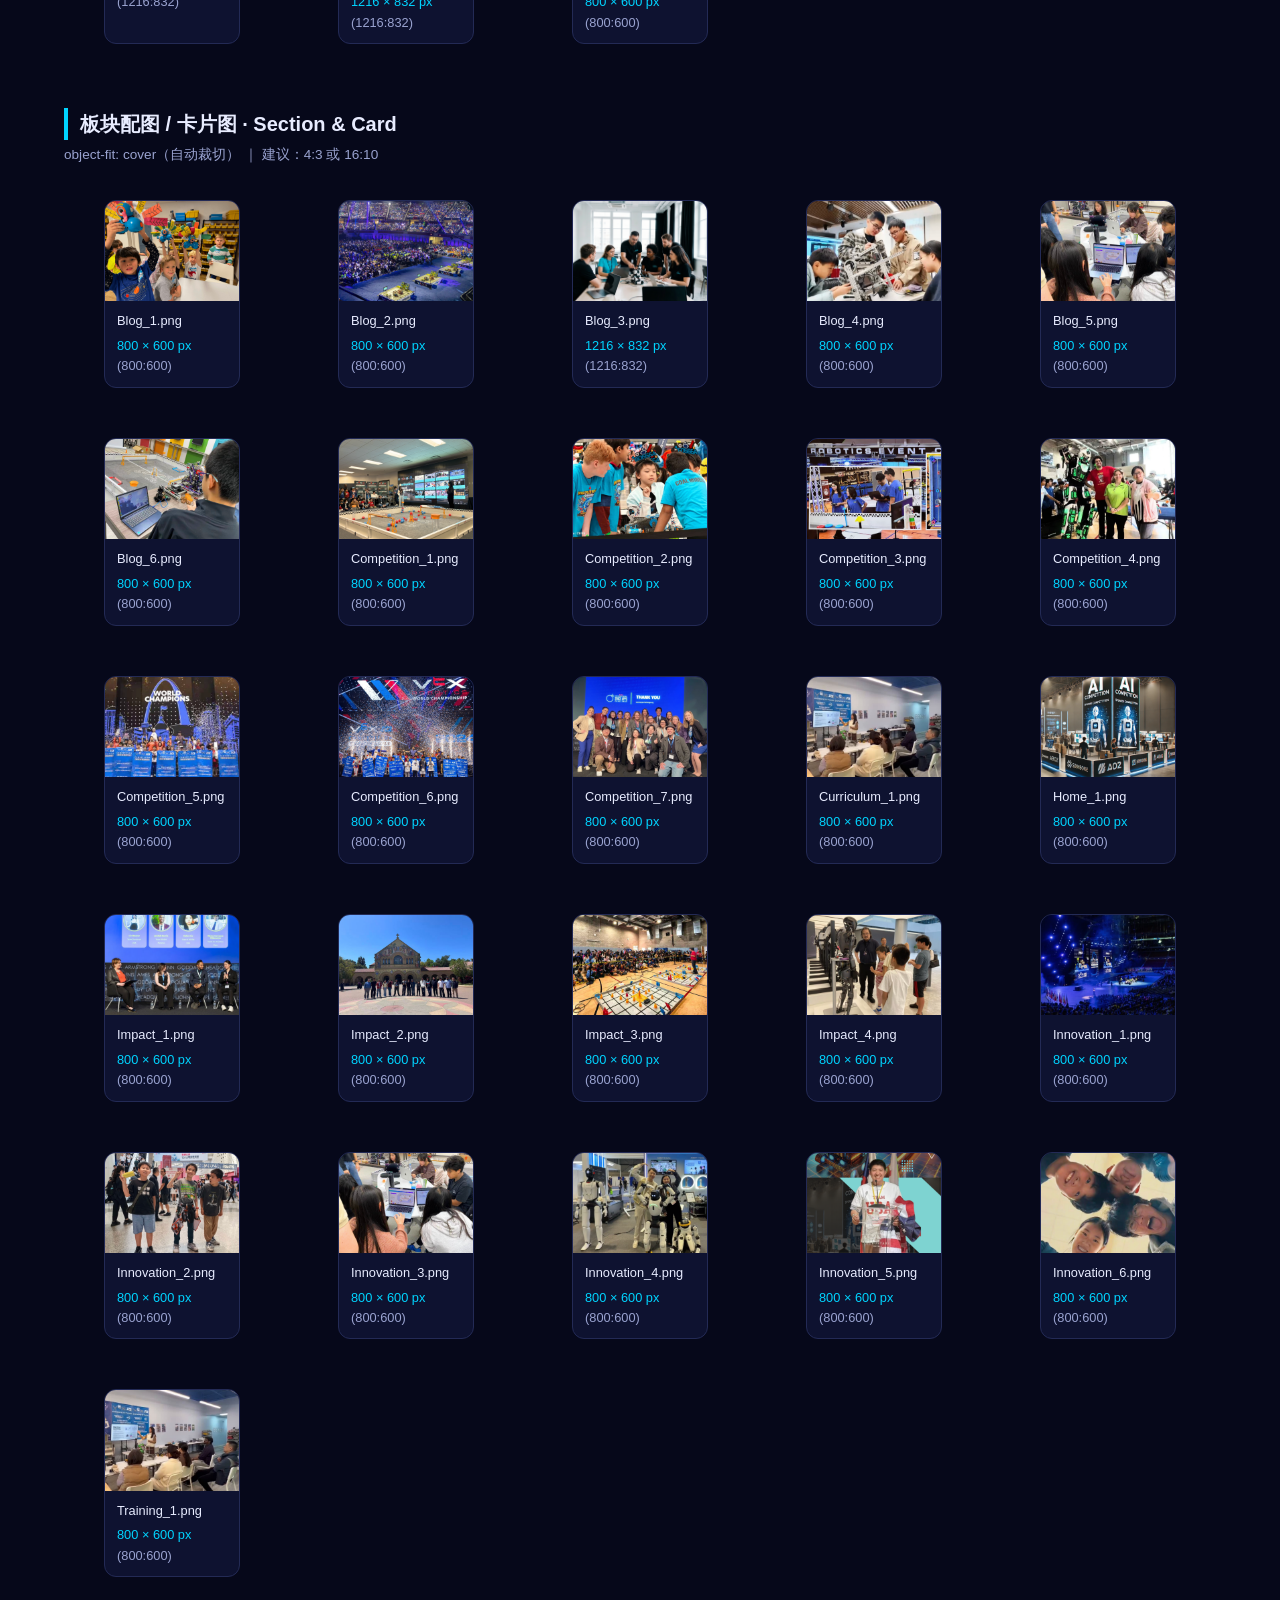
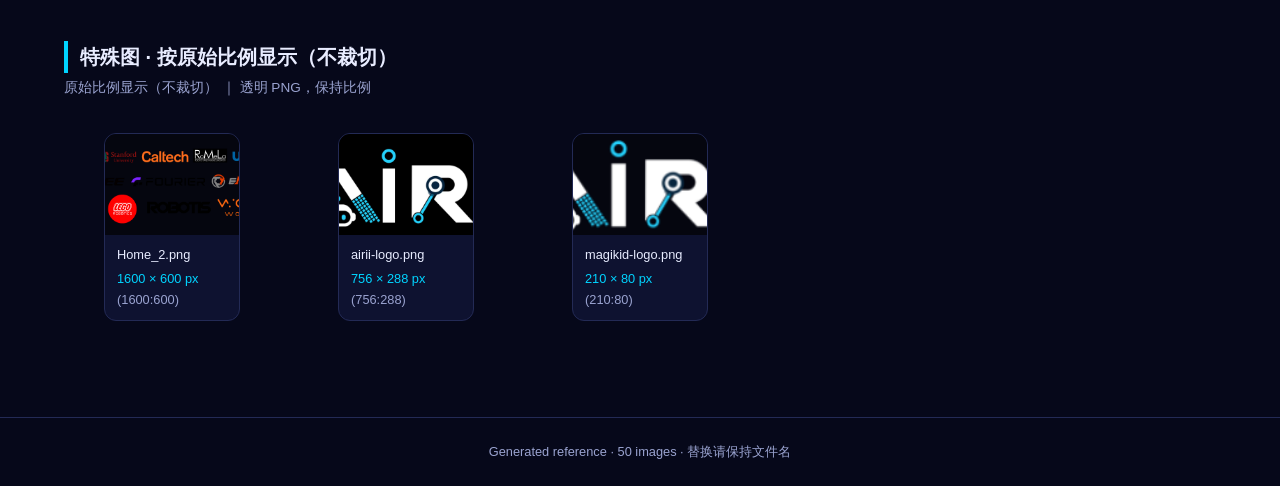
<file: gallery.html>
<!doctype html>
<html lang="zh">
<head>
<meta charset="utf-8">
<meta name="viewport" content="width=device-width,initial-scale=1">
<title>图片库 · AIRII2026 Image Library</title>
<style>
:root{--bg:#06081a;--panel:#0e1230;--line:#232a55;--txt:#e8ecff;--muted:#9aa3d0;--cyan:#00D4FF;--green:#3ddc84;}
*{box-sizing:border-box;}
body{margin:0;background:var(--bg);color:var(--txt);font-family:-apple-system,BlinkMacSystemFont,"Segoe UI","PingFang SC","Microsoft YaHei",sans-serif;line-height:1.6;}
header{padding:48px 24px 24px;max-width:1200px;margin:0 auto;}
header h1{font-size:2rem;margin:0 0 8px;}
header p{color:var(--muted);margin:0;}
main{max-width:1200px;margin:0 auto;padding:0 24px 80px;}
.grp{margin-top:48px;}
.grp h2{font-size:1.25rem;border-left:4px solid var(--cyan);padding-left:12px;margin:0 0 4px;}
.grp p.meta{color:var(--muted);font-size:.85rem;margin:0 0 18px;}
.grid{display:grid;grid-template-columns:repeat(auto-fill,minmax(200px,1fr));gap:18px;}
.card{background:var(--panel);border:1px solid var(--line);border-radius:12px;overflow:hidden;display:flex;flex-direction:column;}
.thumb{aspect-ratio:4/3;background:#05060f;overflow:hidden;display:flex;align-items:center;justify-content:center;}
.thumb img{width:100%;height:100%;object-fit:cover;}
.card figcaption{padding:10px 12px;}
.fname{font-size:.8rem;word-break:break-all;color:var(--txt);}
.dim{font-size:.8rem;color:var(--cyan);margin-top:4px;}
.ratio{color:var(--muted);}
footer{border-top:1px solid var(--line);color:var(--muted);font-size:.8rem;text-align:center;padding:24px;}
a{color:var(--cyan);}
</style>
</head>
<body>
<header>
<h1>图片库 · AIRII2026 Image Library</h1>
<p>全部 50 张图片，含尺寸、比例与裁切说明。替换图片时保留文件名即可，系统会自动裁切（D 类不裁切）。</p>
</header>
<main>
<section class="grp"><h2>底部半透明模糊大图 · Bottom Banners</h2><p class="meta">background-size: cover（自动裁切） ｜ 建议：宽屏横图 ≥16:9</p><div class="grid"><figure class="card"><div class="thumb"><img loading="lazy" src="images/Banner_About_1.png" alt="Banner_About_1.png"></div><figcaption><div class="fname">Banner_About_1.png</div><div class="dim">1216 × 832 px <span class="ratio">(1216:832)</span></div></figcaption></figure><figure class="card"><div class="thumb"><img loading="lazy" src="images/Banner_BlogDetail_1.png" alt="Banner_BlogDetail_1.png"></div><figcaption><div class="fname">Banner_BlogDetail_1.png</div><div class="dim">1216 × 832 px <span class="ratio">(1216:832)</span></div></figcaption></figure><figure class="card"><div class="thumb"><img loading="lazy" src="images/Banner_Blog_1.png" alt="Banner_Blog_1.png"></div><figcaption><div class="fname">Banner_Blog_1.png</div><div class="dim">1216 × 832 px <span class="ratio">(1216:832)</span></div></figcaption></figure><figure class="card"><div class="thumb"><img loading="lazy" src="images/Banner_CaseDetail_1.png" alt="Banner_CaseDetail_1.png"></div><figcaption><div class="fname">Banner_CaseDetail_1.png</div><div class="dim">1216 × 832 px <span class="ratio">(1216:832)</span></div></figcaption></figure><figure class="card"><div class="thumb"><img loading="lazy" src="images/Banner_CaseStudies_1.png" alt="Banner_CaseStudies_1.png"></div><figcaption><div class="fname">Banner_CaseStudies_1.png</div><div class="dim">1216 × 832 px <span class="ratio">(1216:832)</span></div></figcaption></figure><figure class="card"><div class="thumb"><img loading="lazy" src="images/Banner_Competition_1.png" alt="Banner_Competition_1.png"></div><figcaption><div class="fname">Banner_Competition_1.png</div><div class="dim">1216 × 832 px <span class="ratio">(1216:832)</span></div></figcaption></figure><figure class="card"><div class="thumb"><img loading="lazy" src="images/Banner_Curriculum_1.png" alt="Banner_Curriculum_1.png"></div><figcaption><div class="fname">Banner_Curriculum_1.png</div><div class="dim">1216 × 832 px <span class="ratio">(1216:832)</span></div></figcaption></figure><figure class="card"><div class="thumb"><img loading="lazy" src="images/Banner_Donate_1.png" alt="Banner_Donate_1.png"></div><figcaption><div class="fname">Banner_Donate_1.png</div><div class="dim">1216 × 832 px <span class="ratio">(1216:832)</span></div></figcaption></figure><figure class="card"><div class="thumb"><img loading="lazy" src="images/Banner_Home_1.png" alt="Banner_Home_1.png"></div><figcaption><div class="fname">Banner_Home_1.png</div><div class="dim">1216 × 832 px <span class="ratio">(1216:832)</span></div></figcaption></figure><figure class="card"><div class="thumb"><img loading="lazy" src="images/Banner_Innovation_1.png" alt="Banner_Innovation_1.png"></div><figcaption><div class="fname">Banner_Innovation_1.png</div><div class="dim">1216 × 832 px <span class="ratio">(1216:832)</span></div></figcaption></figure><figure class="card"><div class="thumb"><img loading="lazy" src="images/Banner_Shop_1.png" alt="Banner_Shop_1.png"></div><figcaption><div class="fname">Banner_Shop_1.png</div><div class="dim">1216 × 832 px <span class="ratio">(1216:832)</span></div></figcaption></figure><figure class="card"><div class="thumb"><img loading="lazy" src="images/Banner_Training_1.png" alt="Banner_Training_1.png"></div><figcaption><div class="fname">Banner_Training_1.png</div><div class="dim">1216 × 832 px <span class="ratio">(1216:832)</span></div></figcaption></figure><figure class="card"><div class="thumb"><img loading="lazy" src="images/Banner_Workshop_1.png" alt="Banner_Workshop_1.png"></div><figcaption><div class="fname">Banner_Workshop_1.png</div><div class="dim">1216 × 832 px <span class="ratio">(1216:832)</span></div></figcaption></figure></div></section><section class="grp"><h2>整屏英雄大图 · Hero / Big</h2><p class="meta">object-fit: cover（自动裁切） ｜ 建议：宽屏横图 3:2 ~ 16:9</p><div class="grid"><figure class="card"><div class="thumb"><img loading="lazy" src="images/CaseStudies_Big_1.png" alt="CaseStudies_Big_1.png"></div><figcaption><div class="fname">CaseStudies_Big_1.png</div><div class="dim">1216 × 832 px <span class="ratio">(1216:832)</span></div></figcaption></figure><figure class="card"><div class="thumb"><img loading="lazy" src="images/Competition_Big_1.png" alt="Competition_Big_1.png"></div><figcaption><div class="fname">Competition_Big_1.png</div><div class="dim">1366 × 901 px <span class="ratio">(1366:901)</span></div></figcaption></figure><figure class="card"><div class="thumb"><img loading="lazy" src="images/Curriculum_Big_1.png" alt="Curriculum_Big_1.png"></div><figcaption><div class="fname">Curriculum_Big_1.png</div><div class="dim">800 × 600 px <span class="ratio">(800:600)</span></div></figcaption></figure><figure class="card"><div class="thumb"><img loading="lazy" src="images/Home_Big_1.png" alt="Home_Big_1.png"></div><figcaption><div class="fname">Home_Big_1.png</div><div class="dim">1366 × 901 px <span class="ratio">(1366:901)</span></div></figcaption></figure><figure class="card"><div class="thumb"><img loading="lazy" src="images/Innovation_Big_1.png" alt="Innovation_Big_1.png"></div><figcaption><div class="fname">Innovation_Big_1.png</div><div class="dim">800 × 600 px <span class="ratio">(800:600)</span></div></figcaption></figure><figure class="card"><div class="thumb"><img loading="lazy" src="images/Shop_Big_1.png" alt="Shop_Big_1.png"></div><figcaption><div class="fname">Shop_Big_1.png</div><div class="dim">1216 × 832 px <span class="ratio">(1216:832)</span></div></figcaption></figure><figure class="card"><div class="thumb"><img loading="lazy" src="images/Training_Big_1.png" alt="Training_Big_1.png"></div><figcaption><div class="fname">Training_Big_1.png</div><div class="dim">1216 × 832 px <span class="ratio">(1216:832)</span></div></figcaption></figure><figure class="card"><div class="thumb"><img loading="lazy" src="images/Workshop_Big_1.png" alt="Workshop_Big_1.png"></div><figcaption><div class="fname">Workshop_Big_1.png</div><div class="dim">800 × 600 px <span class="ratio">(800:600)</span></div></figcaption></figure></div></section><section class="grp"><h2>板块配图 / 卡片图 · Section &amp; Card</h2><p class="meta">object-fit: cover（自动裁切） ｜ 建议：4:3 或 16:10</p><div class="grid"><figure class="card"><div class="thumb"><img loading="lazy" src="images/Blog_1.png" alt="Blog_1.png"></div><figcaption><div class="fname">Blog_1.png</div><div class="dim">800 × 600 px <span class="ratio">(800:600)</span></div></figcaption></figure><figure class="card"><div class="thumb"><img loading="lazy" src="images/Blog_2.png" alt="Blog_2.png"></div><figcaption><div class="fname">Blog_2.png</div><div class="dim">800 × 600 px <span class="ratio">(800:600)</span></div></figcaption></figure><figure class="card"><div class="thumb"><img loading="lazy" src="images/Blog_3.png" alt="Blog_3.png"></div><figcaption><div class="fname">Blog_3.png</div><div class="dim">1216 × 832 px <span class="ratio">(1216:832)</span></div></figcaption></figure><figure class="card"><div class="thumb"><img loading="lazy" src="images/Blog_4.png" alt="Blog_4.png"></div><figcaption><div class="fname">Blog_4.png</div><div class="dim">800 × 600 px <span class="ratio">(800:600)</span></div></figcaption></figure><figure class="card"><div class="thumb"><img loading="lazy" src="images/Blog_5.png" alt="Blog_5.png"></div><figcaption><div class="fname">Blog_5.png</div><div class="dim">800 × 600 px <span class="ratio">(800:600)</span></div></figcaption></figure><figure class="card"><div class="thumb"><img loading="lazy" src="images/Blog_6.png" alt="Blog_6.png"></div><figcaption><div class="fname">Blog_6.png</div><div class="dim">800 × 600 px <span class="ratio">(800:600)</span></div></figcaption></figure><figure class="card"><div class="thumb"><img loading="lazy" src="images/Competition_1.png" alt="Competition_1.png"></div><figcaption><div class="fname">Competition_1.png</div><div class="dim">800 × 600 px <span class="ratio">(800:600)</span></div></figcaption></figure><figure class="card"><div class="thumb"><img loading="lazy" src="images/Competition_2.png" alt="Competition_2.png"></div><figcaption><div class="fname">Competition_2.png</div><div class="dim">800 × 600 px <span class="ratio">(800:600)</span></div></figcaption></figure><figure class="card"><div class="thumb"><img loading="lazy" src="images/Competition_3.png" alt="Competition_3.png"></div><figcaption><div class="fname">Competition_3.png</div><div class="dim">800 × 600 px <span class="ratio">(800:600)</span></div></figcaption></figure><figure class="card"><div class="thumb"><img loading="lazy" src="images/Competition_4.png" alt="Competition_4.png"></div><figcaption><div class="fname">Competition_4.png</div><div class="dim">800 × 600 px <span class="ratio">(800:600)</span></div></figcaption></figure><figure class="card"><div class="thumb"><img loading="lazy" src="images/Competition_5.png" alt="Competition_5.png"></div><figcaption><div class="fname">Competition_5.png</div><div class="dim">800 × 600 px <span class="ratio">(800:600)</span></div></figcaption></figure><figure class="card"><div class="thumb"><img loading="lazy" src="images/Competition_6.png" alt="Competition_6.png"></div><figcaption><div class="fname">Competition_6.png</div><div class="dim">800 × 600 px <span class="ratio">(800:600)</span></div></figcaption></figure><figure class="card"><div class="thumb"><img loading="lazy" src="images/Competition_7.png" alt="Competition_7.png"></div><figcaption><div class="fname">Competition_7.png</div><div class="dim">800 × 600 px <span class="ratio">(800:600)</span></div></figcaption></figure><figure class="card"><div class="thumb"><img loading="lazy" src="images/Curriculum_1.png" alt="Curriculum_1.png"></div><figcaption><div class="fname">Curriculum_1.png</div><div class="dim">800 × 600 px <span class="ratio">(800:600)</span></div></figcaption></figure><figure class="card"><div class="thumb"><img loading="lazy" src="images/Home_1.png" alt="Home_1.png"></div><figcaption><div class="fname">Home_1.png</div><div class="dim">800 × 600 px <span class="ratio">(800:600)</span></div></figcaption></figure><figure class="card"><div class="thumb"><img loading="lazy" src="images/Impact_1.png" alt="Impact_1.png"></div><figcaption><div class="fname">Impact_1.png</div><div class="dim">800 × 600 px <span class="ratio">(800:600)</span></div></figcaption></figure><figure class="card"><div class="thumb"><img loading="lazy" src="images/Impact_2.png" alt="Impact_2.png"></div><figcaption><div class="fname">Impact_2.png</div><div class="dim">800 × 600 px <span class="ratio">(800:600)</span></div></figcaption></figure><figure class="card"><div class="thumb"><img loading="lazy" src="images/Impact_3.png" alt="Impact_3.png"></div><figcaption><div class="fname">Impact_3.png</div><div class="dim">800 × 600 px <span class="ratio">(800:600)</span></div></figcaption></figure><figure class="card"><div class="thumb"><img loading="lazy" src="images/Impact_4.png" alt="Impact_4.png"></div><figcaption><div class="fname">Impact_4.png</div><div class="dim">800 × 600 px <span class="ratio">(800:600)</span></div></figcaption></figure><figure class="card"><div class="thumb"><img loading="lazy" src="images/Innovation_1.png" alt="Innovation_1.png"></div><figcaption><div class="fname">Innovation_1.png</div><div class="dim">800 × 600 px <span class="ratio">(800:600)</span></div></figcaption></figure><figure class="card"><div class="thumb"><img loading="lazy" src="images/Innovation_2.png" alt="Innovation_2.png"></div><figcaption><div class="fname">Innovation_2.png</div><div class="dim">800 × 600 px <span class="ratio">(800:600)</span></div></figcaption></figure><figure class="card"><div class="thumb"><img loading="lazy" src="images/Innovation_3.png" alt="Innovation_3.png"></div><figcaption><div class="fname">Innovation_3.png</div><div class="dim">800 × 600 px <span class="ratio">(800:600)</span></div></figcaption></figure><figure class="card"><div class="thumb"><img loading="lazy" src="images/Innovation_4.png" alt="Innovation_4.png"></div><figcaption><div class="fname">Innovation_4.png</div><div class="dim">800 × 600 px <span class="ratio">(800:600)</span></div></figcaption></figure><figure class="card"><div class="thumb"><img loading="lazy" src="images/Innovation_5.png" alt="Innovation_5.png"></div><figcaption><div class="fname">Innovation_5.png</div><div class="dim">800 × 600 px <span class="ratio">(800:600)</span></div></figcaption></figure><figure class="card"><div class="thumb"><img loading="lazy" src="images/Innovation_6.png" alt="Innovation_6.png"></div><figcaption><div class="fname">Innovation_6.png</div><div class="dim">800 × 600 px <span class="ratio">(800:600)</span></div></figcaption></figure><figure class="card"><div class="thumb"><img loading="lazy" src="images/Training_1.png" alt="Training_1.png"></div><figcaption><div class="fname">Training_1.png</div><div class="dim">800 × 600 px <span class="ratio">(800:600)</span></div></figcaption></figure></div></section><section class="grp"><h2>特殊图 · 按原始比例显示（不裁切）</h2><p class="meta">原始比例显示（不裁切） ｜ 透明 PNG，保持比例</p><div class="grid"><figure class="card"><div class="thumb"><img loading="lazy" src="images/Home_2.png" alt="Home_2.png"></div><figcaption><div class="fname">Home_2.png</div><div class="dim">1600 × 600 px <span class="ratio">(1600:600)</span></div></figcaption></figure><figure class="card"><div class="thumb"><img loading="lazy" src="images/airii-logo.png" alt="airii-logo.png"></div><figcaption><div class="fname">airii-logo.png</div><div class="dim">756 × 288 px <span class="ratio">(756:288)</span></div></figcaption></figure><figure class="card"><div class="thumb"><img loading="lazy" src="images/magikid-logo.png" alt="magikid-logo.png"></div><figcaption><div class="fname">magikid-logo.png</div><div class="dim">210 × 80 px <span class="ratio">(210:80)</span></div></figcaption></figure></div></section>
</main>
<footer>Generated reference · 50 images · 替换请保持文件名</footer>
</body>
</html>
</file>
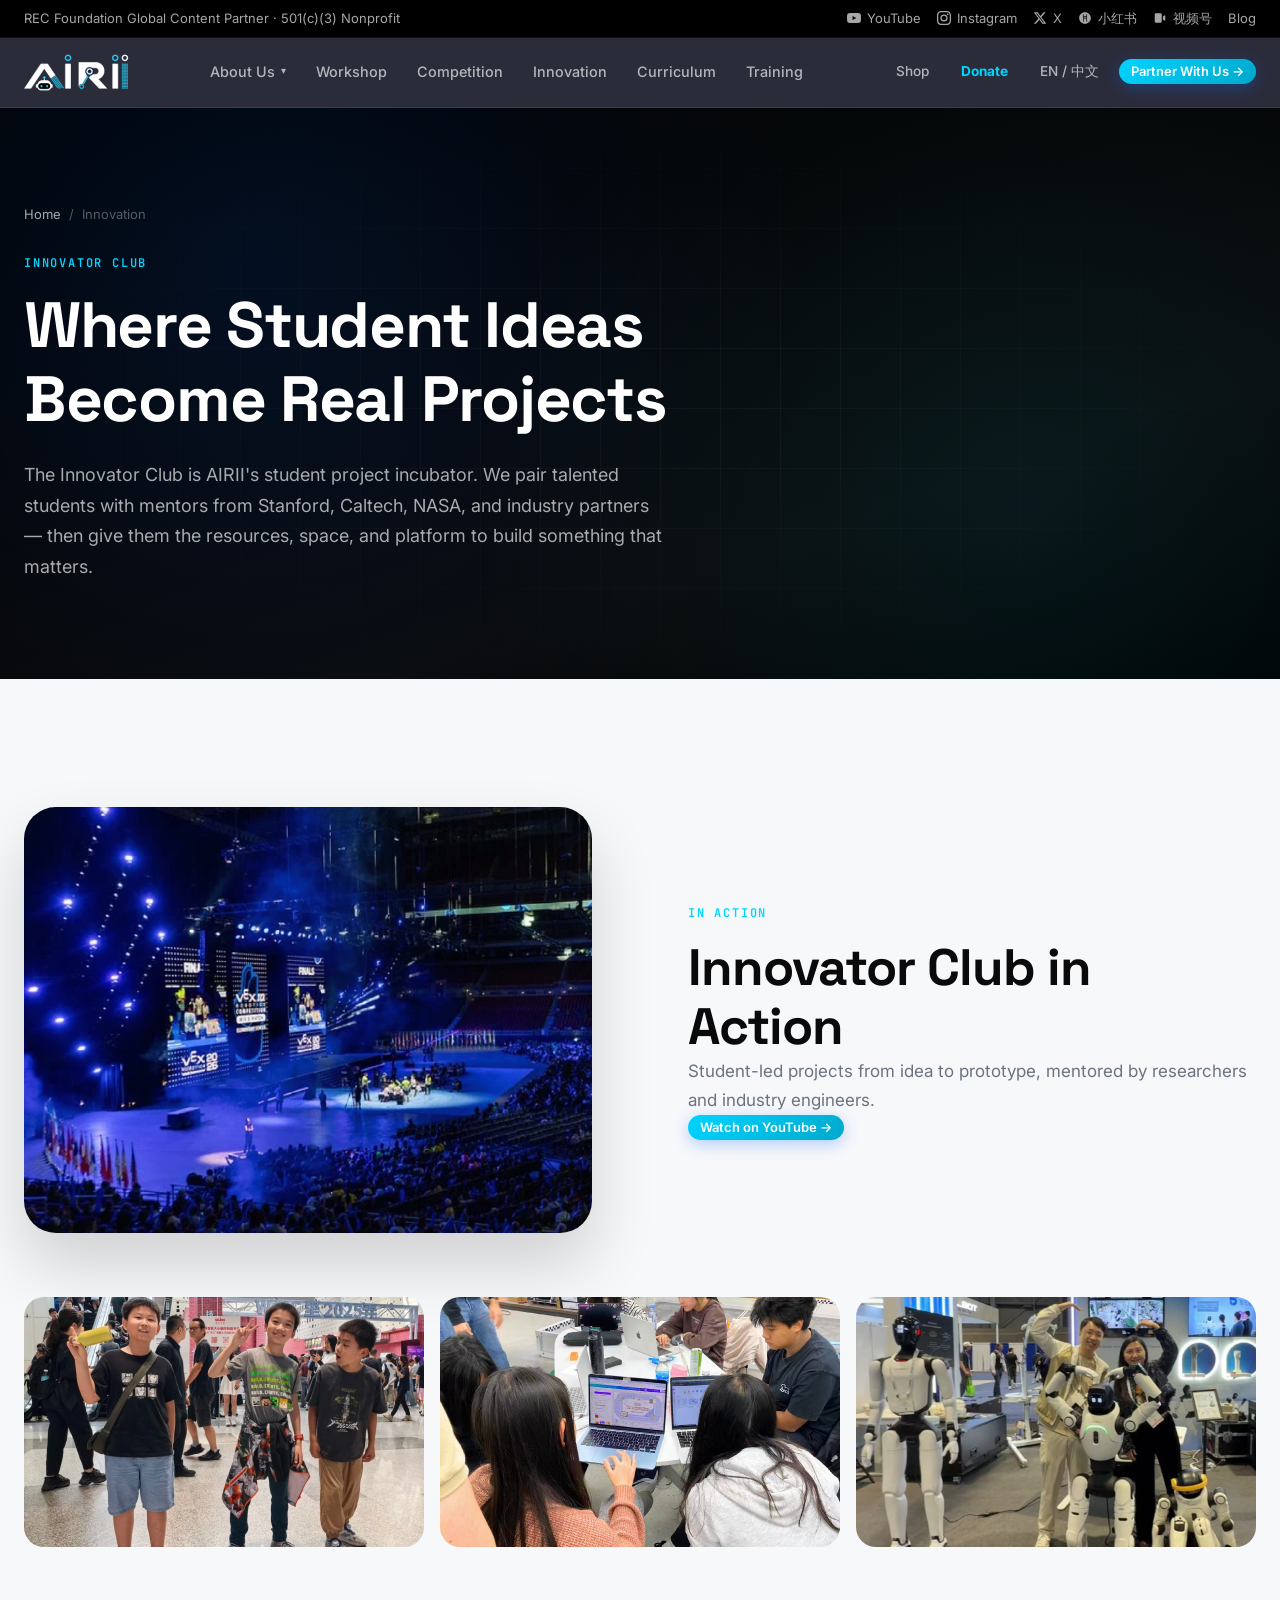
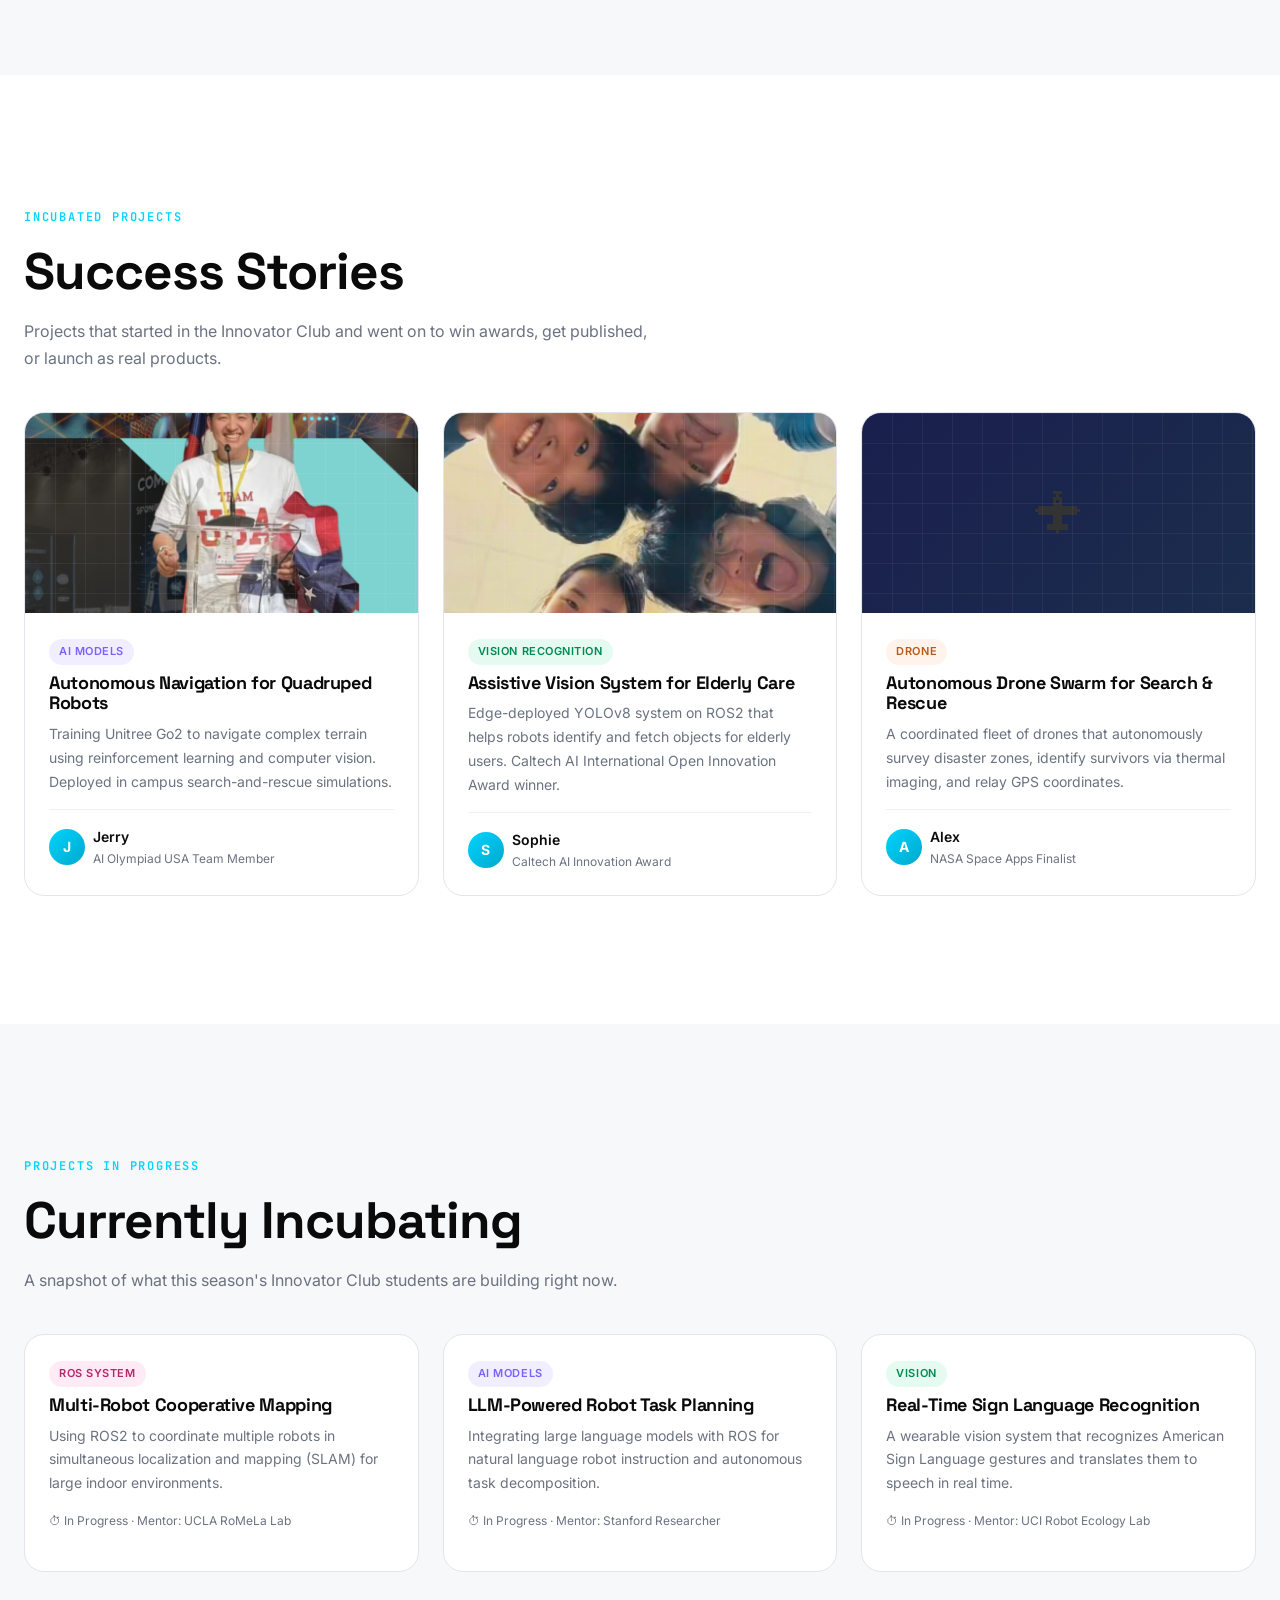
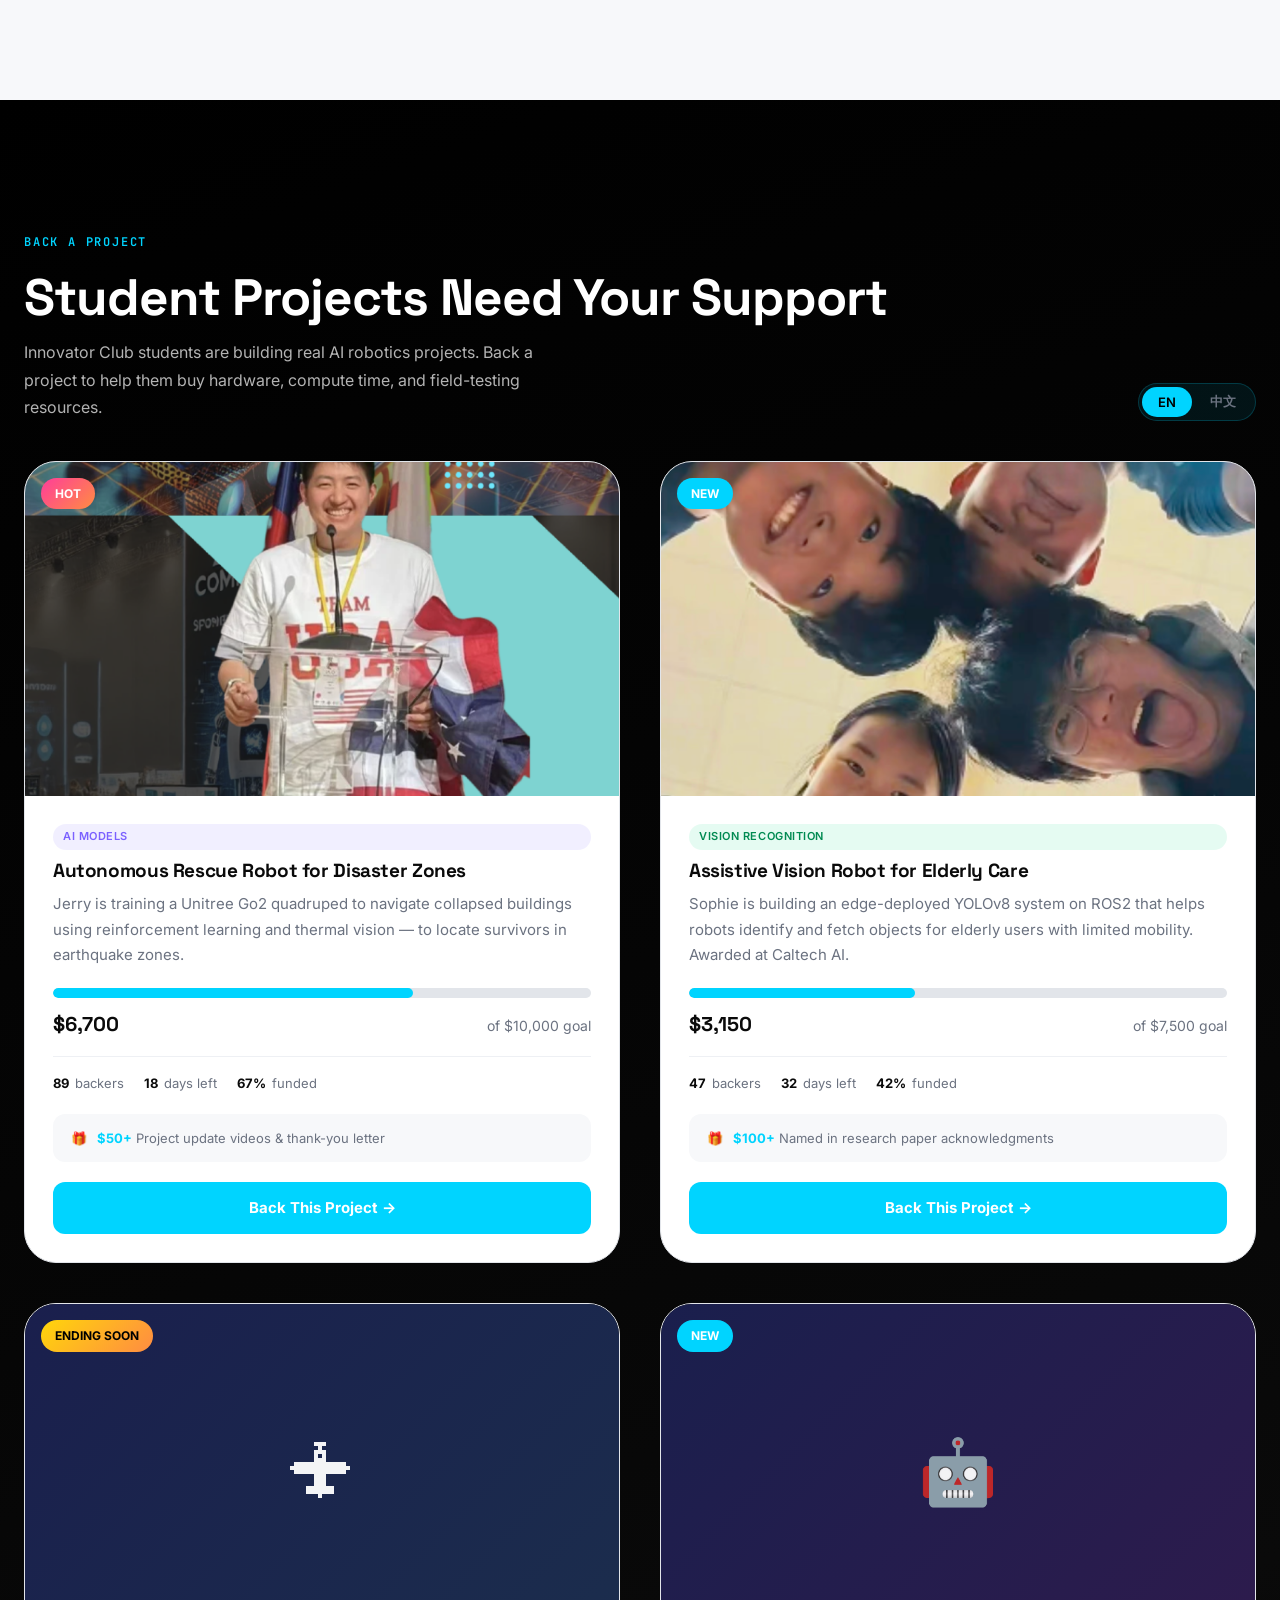
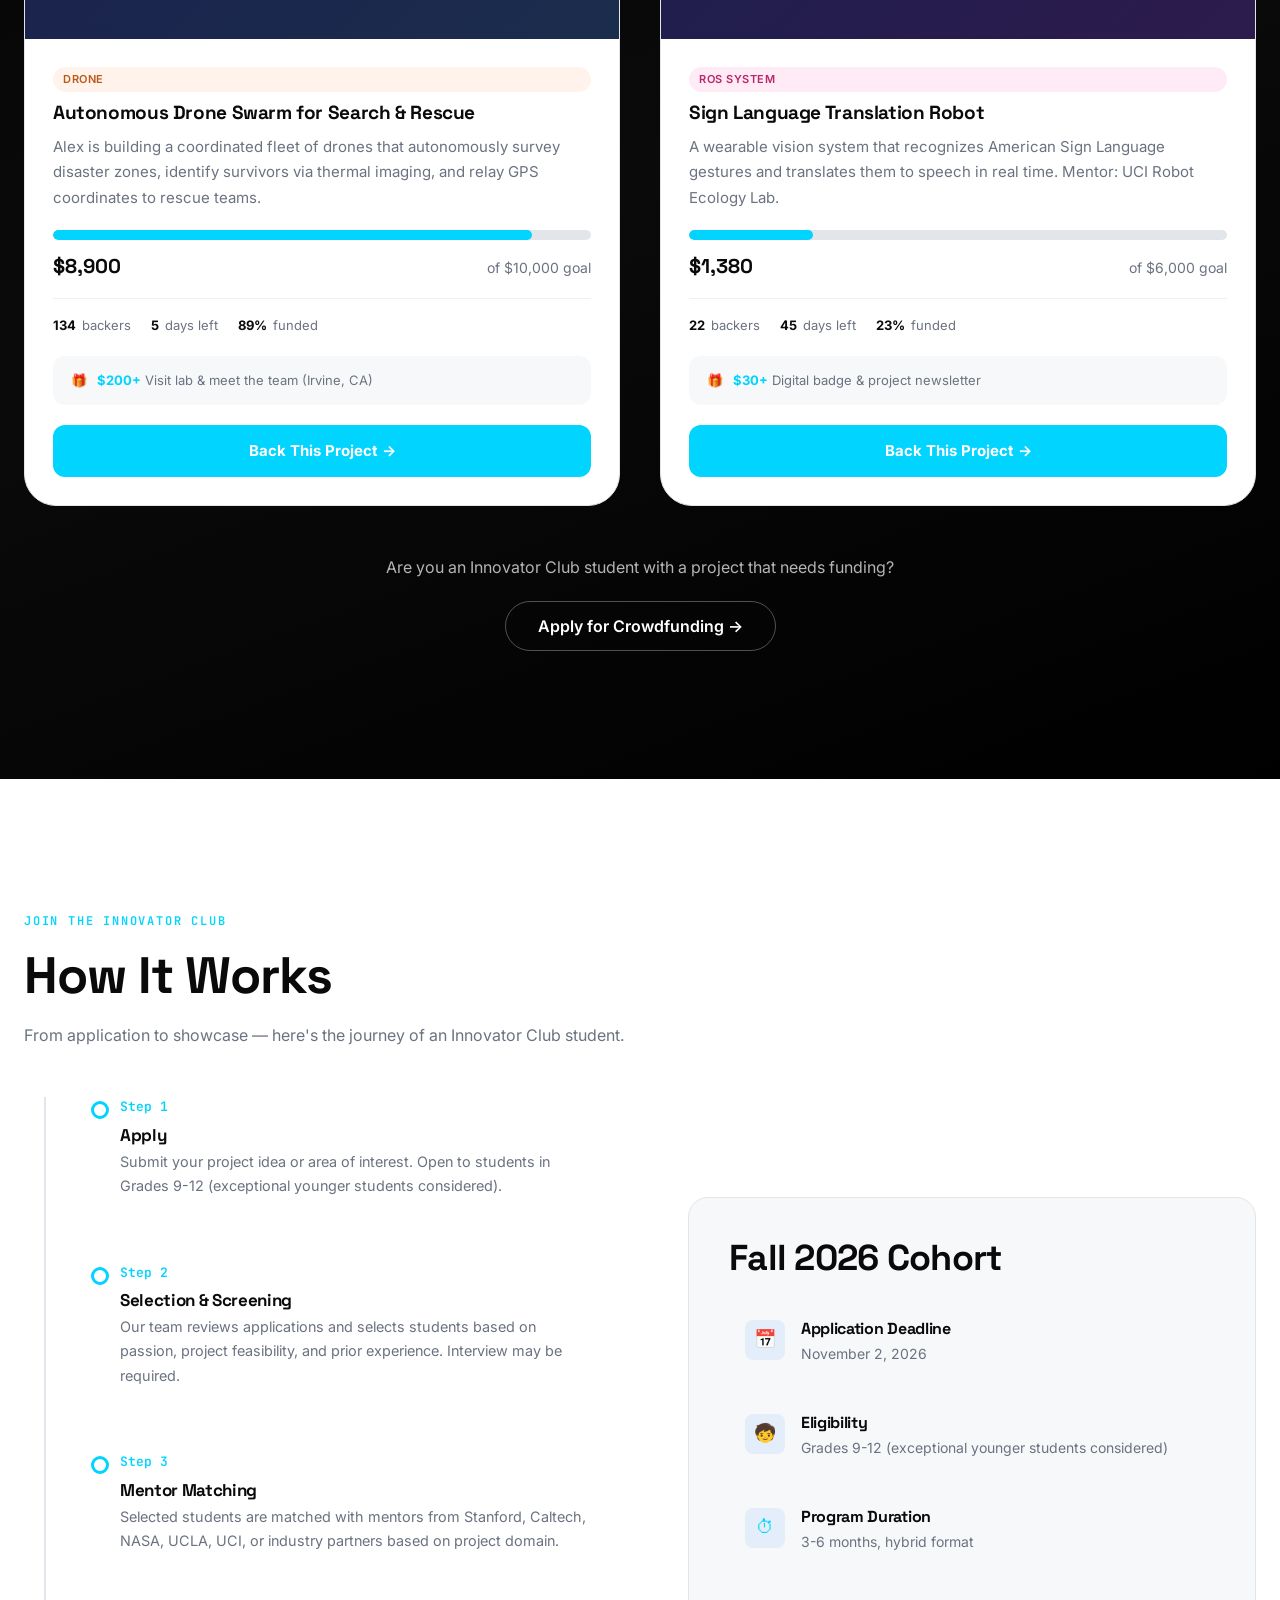
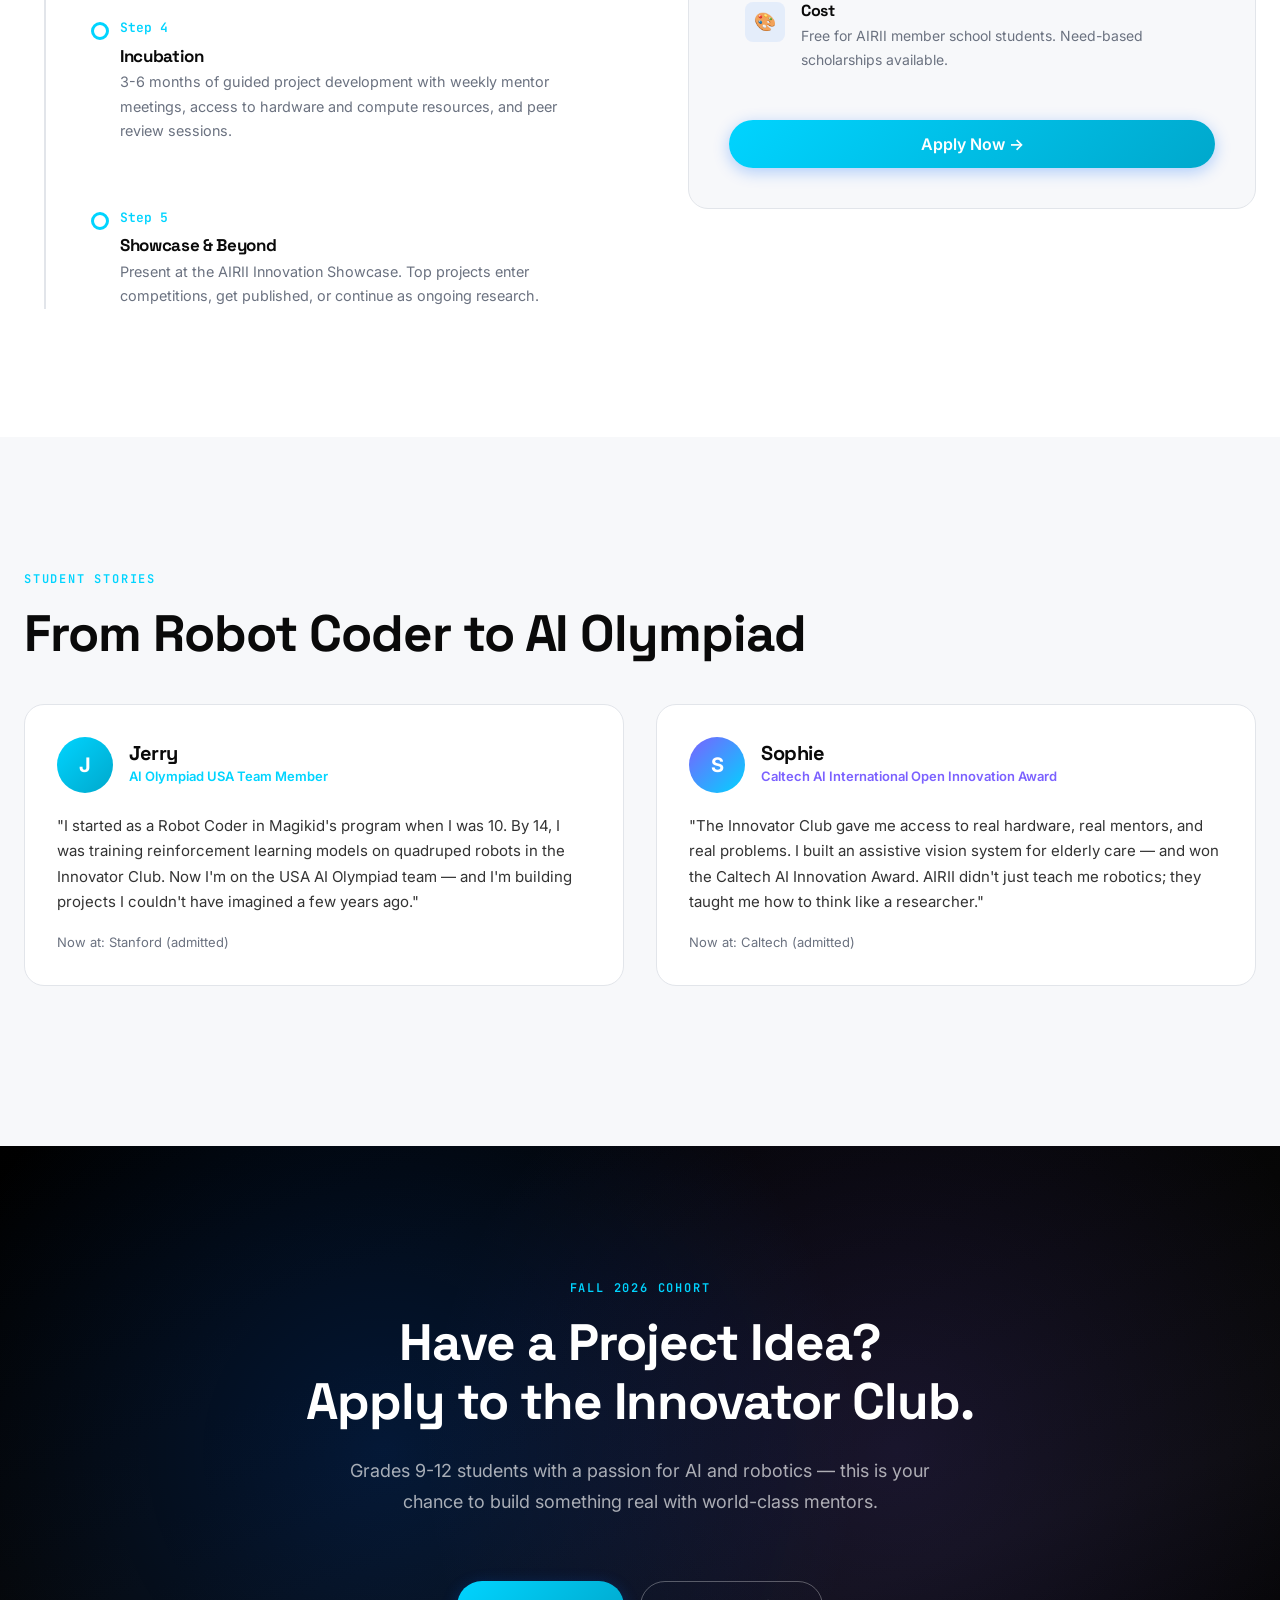
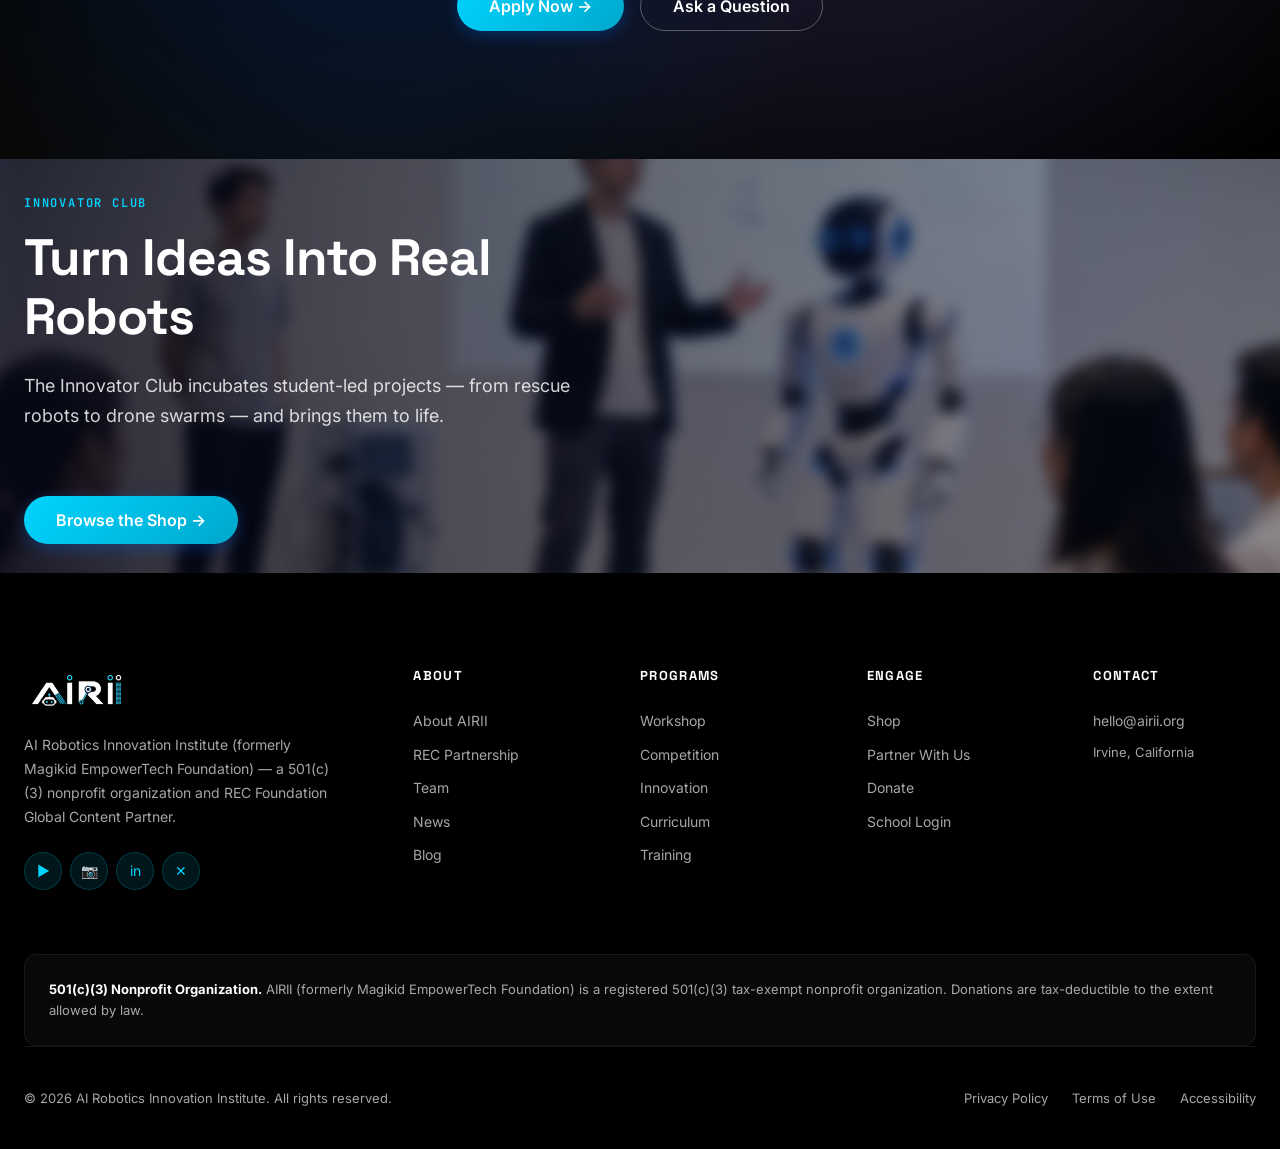
<file: innovation.html>
<!DOCTYPE html>
<html lang="en">
<head>
    <meta charset="UTF-8">
    <meta name="viewport" content="width=device-width, initial-scale=1.0">
    <title>Innovation — Innovator Club | AIRII</title>
    <meta name="description" content="The Innovator Club at AIRII incubates student projects from idea to reality. Explore incubated projects, works in progress, the application process, and student stories.">
    <link rel="preconnect" href="https://fonts.googleapis.com">
    <link rel="preconnect" href="https://fonts.gstatic.com" crossorigin>
    <link href="https://fonts.googleapis.com/css2?family=Space+Grotesk:wght@400;500;700&family=Inter:wght@400;500;600&family=JetBrains+Mono:wght@500;600&display=swap" rel="stylesheet">
    <link rel="stylesheet" href="css/style.css">
</head>
<body class="lang-en">
<!-- ===== Social Top Bar ===== -->
<div class="social-topbar">
    <div class="social-topbar-inner">
        <span>REC Foundation Global Content Partner · 501(c)(3) Nonprofit</span>
        <div class="social-topbar-links">
            <a href="https://youtube.com/@airii" target="_blank" rel="noopener"><svg viewBox="0 0 24 24" width="14" height="14" fill="currentColor"><path d="M23.498 6.186a3.016 3.016 0 0 0-2.122-2.136C19.505 3.545 12 3.545 12 3.545s-7.505 0-9.377.505A3.017 3.017 0 0 0 .502 6.186C0 8.07 0 12 0 12s0 3.93.502 5.814a3.016 3.016 0 0 0 2.122 2.136c1.871.505 9.376.505 9.376.505s7.505 0 9.377-.505a3.015 3.015 0 0 0 2.122-2.136C24 15.93 24 12 24 12s0-3.93-.502-5.814zM9.545 15.568V8.432L15.818 12l-6.273 3.568z"/></svg> YouTube</a>
            <a href="https://instagram.com/airii" target="_blank" rel="noopener"><svg viewBox="0 0 24 24" width="14" height="14" fill="currentColor"><path d="M12 2.163c3.204 0 3.584.012 4.85.07 3.252.148 4.771 1.691 4.919 4.919.058 1.265.069 1.645.069 4.849 0 3.205-.012 3.584-.069 4.849-.149 3.225-1.664 4.771-4.919 4.919-1.266.058-1.644.07-4.85.07-3.204 0-3.584-.012-4.849-.07-3.26-.149-4.771-1.699-4.919-4.92-.058-1.265-.07-1.644-.07-4.849 0-3.204.013-3.583.07-4.849.149-3.227 1.664-4.771 4.919-4.919 1.266-.057 1.645-.069 4.849-.069zM12 0C8.741 0 8.333.014 7.053.072 2.695.272.273 2.69.073 7.052.014 8.333 0 8.741 0 12c0 3.259.014 3.668.072 4.948.2 4.358 2.618 6.78 6.98 6.98C8.333 23.986 8.741 24 12 24c3.259 0 3.668-.014 4.948-.072 4.354-.2 6.782-2.618 6.979-6.98.059-1.28.073-1.689.073-4.948 0-3.259-.014-3.667-.072-4.947-.196-4.354-2.617-6.78-6.979-6.98C15.668.014 15.259 0 12 0zm0 5.838a6.162 6.162 0 1 0 0 12.324 6.162 6.162 0 0 0 0-12.324zM12 16a4 4 0 1 1 0-8 4 4 0 0 1 0 8zm6.406-11.845a1.44 1.44 0 1 0 0 2.881 1.44 1.44 0 0 0 0-2.881z"/></svg> Instagram</a>
            <a href="https://x.com/airii" target="_blank" rel="noopener"><svg viewBox="0 0 24 24" width="14" height="14" fill="currentColor"><path d="M18.244 2.25h3.308l-7.227 8.26 8.502 11.24H16.17l-5.214-6.817L4.99 21.75H1.68l7.73-8.835L1.254 2.25H8.08l4.713 6.231zm-1.161 17.52h1.833L7.084 4.126H5.117z"/></svg> X</a>
            <a href="https://www.xiaohongshu.com/user/profile/airii" target="_blank" rel="noopener"><svg viewBox="0 0 24 24" width="14" height="14" fill="currentColor"><path d="M12 2C6.48 2 2 6.48 2 12s4.48 10 10 10 10-4.48 10-10S17.52 2 12 2zm-2 6.5h4v1.2h-4V8.5zm0 3h4v1.2h-4V11.5zM8.5 5.5h1.2v13H8.5v-13zm5.8 0h1.2v13h-1.2v-13z"/></svg> 小红书</a>
            <a href="#wechat-channels" class="channels-trigger"><svg viewBox="0 0 24 24" width="14" height="14" fill="currentColor"><path d="M3 6c0-1.1.9-2 2-2h8c1.1 0 2 .9 2 2v12c0 1.1-.9 2-2 2H5c-1.1 0-2-.9-2-2V6zm14 3.5l4-2.5v10l-4-2.5v-5z"/></svg> 视频号</a>
            <a href="blog.html">Blog</a>
        </div>
    </div>
</div>


<nav class="navbar navbar-dark" id="navbar">
    <div class="nav-inner">
        <a href="index.html" class="nav-logo"><img src="images/magikid-logo.png" alt="AIRII" class="nav-logo-img"></a>
        <ul class="nav-menu">
            <li class="has-dropdown">
                <a href="about.html">About Us <span class="arrow">&#9662;</span></a>
                <div class="dropdown">
                    <a href="about.html#mission">Mission &amp; Vision</a>
                    <a href="about.html#story">Our Story</a>
                    <a href="about.html#rec-partnership">REC Foundation Partnership</a>
                    <a href="about.html#team">Team</a>
                    <a href="about.html#news">News &amp; Media</a>
            <a href="blog.html">Blog</a>
                    <a href="about.html#compliance">Compliance &amp; Transparency</a>
                </div>
            </li>
            <li><a href="workshop.html">Workshop</a></li>
            <li><a href="competition.html">Competition</a></li>
            <li><a href="innovation.html">Innovation</a></li>
            <li><a href="curriculum.html">Curriculum</a></li>
            <li><a href="training.html">Training</a></li>
        </ul>
        <div class="nav-tools">
            <a href="shop.html" class="nav-tool-link">Shop</a>
            <a href="donate.html" class="nav-tool-link" style="color:var(--color-cyan); font-weight:700;">Donate</a>
            <a href="#" class="nav-tool-link">EN / 中文</a>
            
            <a href="index.html#partner" class="btn btn-primary btn-sm">Partner With Us &rarr;</a>
            <button class="nav-toggle" aria-label="Menu"><span></span><span></span><span></span></button>
        </div>
    </div>
</nav>

<section class="page-header">
    <div class="container">
        <div class="breadcrumb"><a href="index.html">Home</a> <span>/</span> <span>Innovation</span></div>
        <span class="eyebrow">Innovator Club</span>
        <h1>Where Student Ideas<br>Become Real Projects</h1>
        <p>The Innovator Club is AIRII's student project incubator. We pair talented students with mentors from Stanford, Caltech, NASA, and industry partners — then give them the resources, space, and platform to build something that matters.</p>
    </div>
</section>

<!-- ===== Page Visual ===== -->
<section class="section section-light">
    <div class="container">
        <div class="split-section fade-up">
            <div class="split-section-image"><img src="images/Innovation_1.png" alt="Innovator Club in Action"></div>
            <div>
                <span class="eyebrow">In Action</span>
                <h2>Innovator Club in Action</h2>
                <p style="color:var(--text-muted); font-size:1.0625rem;">Student-led projects from idea to prototype, mentored by researchers and industry engineers.</p>
                <a href="https://youtube.com/@airii" target="_blank" rel="noopener" class="btn btn-primary btn-sm">Watch on YouTube &rarr;</a>
            </div>
        </div>
        <div class="media-gallery fade-up" style="margin-top: 64px;">
            <div class="media-item"><img src="images/Innovation_2.png" alt="Incubator"><div class="media-overlay"><span class="media-caption">Incubator</span></div></div>
<div class="media-item"><img src="images/Innovation_3.png" alt="Build"><div class="media-overlay"><span class="media-caption">Build</span></div></div>
<div class="media-item"><img src="images/Innovation_4.png" alt="Demo Day"><div class="media-overlay"><span class="media-caption">Demo Day</span></div></div>
        </div>
    </div>
</section>


<!-- ===== Incubated Projects ===== -->
<section class="section" id="incubated">
    <div class="container">
        <div class="fade-up" style="margin-bottom: 40px;">
            <span class="eyebrow">Incubated Projects</span>
            <h2>Success Stories</h2>
            <p style="max-width:640px; margin-top:16px; color:var(--text-muted);">Projects that started in the Innovator Club and went on to win awards, get published, or launch as real products.</p>
        </div>

        <div class="project-grid">
            <div class="project-card fade-up">
                <div class="project-card-img" style="background:linear-gradient(135deg,#1A1F4D,#252B5C); padding:0; overflow:hidden;">
                    <img src="images/Innovation_5.png" alt="Autonomous Navigation for Quadruped Robots" style="width:100%; height:100%; object-fit:cover; display:block;">
                </div>
                <div class="project-card-body">
                    <span class="project-card-tag tag-ai">AI Models</span>
                    <h5>Autonomous Navigation for Quadruped Robots</h5>
                    <p>Training Unitree Go2 to navigate complex terrain using reinforcement learning and computer vision. Deployed in campus search-and-rescue simulations.</p>
                    <div class="project-card-student">
                        <div class="student-avatar">J</div>
                        <div class="student-info">
                            <div class="student-name">Jerry</div>
                            <div class="student-role">AI Olympiad USA Team Member</div>
                        </div>
                    </div>
                </div>
            </div>
            <div class="project-card fade-up">
                <div class="project-card-img" style="background:linear-gradient(135deg,#1A1F4D,#2D1B4D); padding:0; overflow:hidden;">
                    <img src="images/Innovation_6.png" alt="Assistive Vision System for Elderly Care" style="width:100%; height:100%; object-fit:cover; display:block;">
                </div>
                <div class="project-card-body">
                    <span class="project-card-tag tag-vision">Vision Recognition</span>
                    <h5>Assistive Vision System for Elderly Care</h5>
                    <p>Edge-deployed YOLOv8 system on ROS2 that helps robots identify and fetch objects for elderly users. Caltech AI International Open Innovation Award winner.</p>
                    <div class="project-card-student">
                        <div class="student-avatar">S</div>
                        <div class="student-info">
                            <div class="student-name">Sophie</div>
                            <div class="student-role">Caltech AI Innovation Award</div>
                        </div>
                    </div>
                </div>
            </div>
            <div class="project-card fade-up">
                <div class="project-card-img" style="background:linear-gradient(135deg,#1A1F4D,#1B2D4D);">
                    <div style="position:absolute;inset:0;display:flex;align-items:center;justify-content:center;"><span style="font-size:3rem;">&#128744;</span></div>
                </div>
                <div class="project-card-body">
                    <span class="project-card-tag tag-drone">Drone</span>
                    <h5>Autonomous Drone Swarm for Search &amp; Rescue</h5>
                    <p>A coordinated fleet of drones that autonomously survey disaster zones, identify survivors via thermal imaging, and relay GPS coordinates.</p>
                    <div class="project-card-student">
                        <div class="student-avatar">A</div>
                        <div class="student-info">
                            <div class="student-name">Alex</div>
                            <div class="student-role">NASA Space Apps Finalist</div>
                        </div>
                    </div>
                </div>
            </div>
        </div>
    </div>
</section>

<!-- ===== Projects in Progress ===== -->
<section class="section section-light" id="in-progress">
    <div class="container">
        <div class="fade-up" style="margin-bottom: 40px;">
            <span class="eyebrow">Projects in Progress</span>
            <h2>Currently Incubating</h2>
            <p style="max-width:640px; margin-top:16px; color:var(--text-muted);">A snapshot of what this season's Innovator Club students are building right now.</p>
        </div>

        <div class="project-grid">
            <div class="project-card fade-up">
                <div class="project-card-body">
                    <span class="project-card-tag tag-ros">ROS System</span>
                    <h5>Multi-Robot Cooperative Mapping</h5>
                    <p>Using ROS2 to coordinate multiple robots in simultaneous localization and mapping (SLAM) for large indoor environments.</p>
                    <p style="font-size:0.75rem; color:var(--text-muted);">&#9201; In Progress · Mentor: UCLA RoMeLa Lab</p>
                </div>
            </div>
            <div class="project-card fade-up">
                <div class="project-card-body">
                    <span class="project-card-tag tag-ai">AI Models</span>
                    <h5>LLM-Powered Robot Task Planning</h5>
                    <p>Integrating large language models with ROS for natural language robot instruction and autonomous task decomposition.</p>
                    <p style="font-size:0.75rem; color:var(--text-muted);">&#9201; In Progress · Mentor: Stanford Researcher</p>
                </div>
            </div>
            <div class="project-card fade-up">
                <div class="project-card-body">
                    <span class="project-card-tag tag-vision">Vision</span>
                    <h5>Real-Time Sign Language Recognition</h5>
                    <p>A wearable vision system that recognizes American Sign Language gestures and translates them to speech in real time.</p>
                    <p style="font-size:0.75rem; color:var(--text-muted);">&#9201; In Progress · Mentor: UCI Robot Ecology Lab</p>
                </div>
            </div>
        </div>
    </div>
</section>

<!-- ===== Crowdfunding: Back a Project ===== -->
<section class="section section-dark-grad" id="crowdfund">
    <div class="container">
        <div class="fade-up" style="display:flex; justify-content:space-between; align-items:flex-end; margin-bottom:40px; flex-wrap:wrap; gap:16px;">
            <div>
                <span class="eyebrow eyebrow-light en-only">Back a Project</span>
                <span class="eyebrow eyebrow-light zh-only">支持一个项目</span>
                <h2 style="color:var(--color-white);" class="en-only">Student Projects Need Your Support</h2>
                <h2 style="color:var(--color-white);" class="zh-only">学生项目需要您的支持</h2>
                <p style="max-width:560px; margin-top:12px; color:rgba(255,255,255,0.7);" class="en-only">Innovator Club students are building real AI robotics projects. Back a project to help them buy hardware, compute time, and field-testing resources.</p>
                <p style="max-width:560px; margin-top:12px; color:rgba(255,255,255,0.7);" class="zh-only">创新俱乐部学生正在构建真正的AI机器人项目。支持一个项目，帮助他们购买硬件、算力和实地测试资源。</p>
            </div>
            <div class="lang-toggle">
                <button class="active" onclick="setLang('en')">EN</button>
                <button onclick="setLang('zh')">中文</button>
            </div>
        </div>

        <div class="crowdfund-grid">
            <!-- Project 1 -->
            <div class="crowdfund-card fade-up">
                <div class="crowdfund-card-img">
                    <span class="crowdfund-tag hot en-only">HOT</span>
                    <span class="crowdfund-tag hot zh-only">热门</span>
                    <img src="images/Innovation_5.png" alt="Quadruped Rescue Robot">
                </div>
                <div class="crowdfund-card-body">
                    <span class="project-card-tag tag-ai">AI Models</span>
                    <h3 class="en-only">Autonomous Rescue Robot for Disaster Zones</h3>
                    <h3 class="zh-only">灾害区域自主救援机器人</h3>
                    <p class="en-only">Jerry is training a Unitree Go2 quadruped to navigate collapsed buildings using reinforcement learning and thermal vision — to locate survivors in earthquake zones.</p>
                    <p class="zh-only">Jerry正在训练Unitree Go2四足机器人，利用强化学习和热成像在倒塌建筑中导航——以在地震区域定位幸存者。</p>
                    <div class="crowdfund-progress">
                        <div class="crowdfund-progress-bar"><div class="crowdfund-progress-fill" style="width:67%;"></div></div>
                        <div class="crowdfund-progress-info">
                            <span class="crowdfund-raised">$6,700</span>
                            <span class="crowdfund-goal en-only">of $10,000 goal</span>
                            <span class="crowdfund-goal zh-only">目标 $10,000</span>
                        </div>
                    </div>
                    <div class="crowdfund-meta">
                        <div class="crowdfund-meta-item"><strong>89</strong> <span class="en-only">backers</span><span class="zh-only">支持者</span></div>
                        <div class="crowdfund-meta-item"><strong>18</strong> <span class="en-only">days left</span><span class="zh-only">天剩余</span></div>
                        <div class="crowdfund-meta-item"><strong>67%</strong> <span class="en-only">funded</span><span class="zh-only">已达成</span></div>
                    </div>
                    <div class="crowdfund-reward-preview">
                        <span>&#127873;</span>
                        <span class="en-only"><strong>$50+</strong> Project update videos &amp; thank-you letter</span>
                        <span class="zh-only"><strong>$50+</strong> 项目更新视频 &amp; 感谢信</span>
                    </div>
                    <a href="#" class="crowdfund-btn en-only">Back This Project &rarr;</a>
                    <a href="#" class="crowdfund-btn zh-only">支持此项目 &rarr;</a>
                </div>
            </div>

            <!-- Project 2 -->
            <div class="crowdfund-card fade-up">
                <div class="crowdfund-card-img">
                    <span class="crowdfund-tag new en-only">NEW</span>
                    <span class="crowdfund-tag new zh-only">新</span>
                    <img src="images/Innovation_6.png" alt="Assistive Vision Robot">
                </div>
                <div class="crowdfund-card-body">
                    <span class="project-card-tag tag-vision">Vision Recognition</span>
                    <h3 class="en-only">Assistive Vision Robot for Elderly Care</h3>
                    <h3 class="zh-only">老年人护理辅助视觉机器人</h3>
                    <p class="en-only">Sophie is building an edge-deployed YOLOv8 system on ROS2 that helps robots identify and fetch objects for elderly users with limited mobility. Awarded at Caltech AI.</p>
                    <p class="zh-only">Sophie正在构建基于ROS2的边缘部署YOLOv8系统，帮助机器人识别并为行动不便的老年人取物。获Caltech AI奖。</p>
                    <div class="crowdfund-progress">
                        <div class="crowdfund-progress-bar"><div class="crowdfund-progress-fill" style="width:42%;"></div></div>
                        <div class="crowdfund-progress-info">
                            <span class="crowdfund-raised">$3,150</span>
                            <span class="crowdfund-goal en-only">of $7,500 goal</span>
                            <span class="crowdfund-goal zh-only">目标 $7,500</span>
                        </div>
                    </div>
                    <div class="crowdfund-meta">
                        <div class="crowdfund-meta-item"><strong>47</strong> <span class="en-only">backers</span><span class="zh-only">支持者</span></div>
                        <div class="crowdfund-meta-item"><strong>32</strong> <span class="en-only">days left</span><span class="zh-only">天剩余</span></div>
                        <div class="crowdfund-meta-item"><strong>42%</strong> <span class="en-only">funded</span><span class="zh-only">已达成</span></div>
                    </div>
                    <div class="crowdfund-reward-preview">
                        <span>&#127873;</span>
                        <span class="en-only"><strong>$100+</strong> Named in research paper acknowledgments</span>
                        <span class="zh-only"><strong>$100+</strong> 论文致谢中署名</span>
                    </div>
                    <a href="#" class="crowdfund-btn en-only">Back This Project &rarr;</a>
                    <a href="#" class="crowdfund-btn zh-only">支持此项目 &rarr;</a>
                </div>
            </div>

            <!-- Project 3 -->
            <div class="crowdfund-card fade-up">
                <div class="crowdfund-card-img">
                    <span class="crowdfund-tag ending en-only">ENDING SOON</span>
                    <span class="crowdfund-tag ending zh-only">即将结束</span>
                    <div style="position:absolute;inset:0;display:flex;align-items:center;justify-content:center;background:linear-gradient(135deg,#1A1F4D,#1B2D4D);"><span style="font-size:4rem;">&#128744;</span></div>
                </div>
                <div class="crowdfund-card-body">
                    <span class="project-card-tag tag-drone">Drone</span>
                    <h3 class="en-only">Autonomous Drone Swarm for Search &amp; Rescue</h3>
                    <h3 class="zh-only">自主无人机集群搜救系统</h3>
                    <p class="en-only">Alex is building a coordinated fleet of drones that autonomously survey disaster zones, identify survivors via thermal imaging, and relay GPS coordinates to rescue teams.</p>
                    <p class="zh-only">Alex正在构建协调无人机集群，自主勘察灾害区域，通过热成像识别幸存者，并向救援队发送GPS坐标。</p>
                    <div class="crowdfund-progress">
                        <div class="crowdfund-progress-bar"><div class="crowdfund-progress-fill" style="width:89%;"></div></div>
                        <div class="crowdfund-progress-info">
                            <span class="crowdfund-raised">$8,900</span>
                            <span class="crowdfund-goal en-only">of $10,000 goal</span>
                            <span class="crowdfund-goal zh-only">目标 $10,000</span>
                        </div>
                    </div>
                    <div class="crowdfund-meta">
                        <div class="crowdfund-meta-item"><strong>134</strong> <span class="en-only">backers</span><span class="zh-only">支持者</span></div>
                        <div class="crowdfund-meta-item"><strong>5</strong> <span class="en-only">days left</span><span class="zh-only">天剩余</span></div>
                        <div class="crowdfund-meta-item"><strong>89%</strong> <span class="en-only">funded</span><span class="zh-only">已达成</span></div>
                    </div>
                    <div class="crowdfund-reward-preview">
                        <span>&#127873;</span>
                        <span class="en-only"><strong>$200+</strong> Visit lab &amp; meet the team (Irvine, CA)</span>
                        <span class="zh-only"><strong>$200+</strong> 参观实验室 &amp; 见面团队 (加州尔湾)</span>
                    </div>
                    <a href="#" class="crowdfund-btn en-only">Back This Project &rarr;</a>
                    <a href="#" class="crowdfund-btn zh-only">支持此项目 &rarr;</a>
                </div>
            </div>

            <!-- Project 4 -->
            <div class="crowdfund-card fade-up">
                <div class="crowdfund-card-img">
                    <span class="crowdfund-tag new en-only">NEW</span>
                    <span class="crowdfund-tag new zh-only">新</span>
                    <div style="position:absolute;inset:0;display:flex;align-items:center;justify-content:center;background:linear-gradient(135deg,#1A1F4D,#2D1B4D);"><span style="font-size:4rem;">&#129302;</span></div>
                </div>
                <div class="crowdfund-card-body">
                    <span class="project-card-tag tag-ros">ROS System</span>
                    <h3 class="en-only">Sign Language Translation Robot</h3>
                    <h3 class="zh-only">手语翻译机器人</h3>
                    <p class="en-only">A wearable vision system that recognizes American Sign Language gestures and translates them to speech in real time. Mentor: UCI Robot Ecology Lab.</p>
                    <p class="zh-only">可穿戴视觉系统，实时识别美国手语手势并翻译为语音。导师：UCI机器人生态实验室。</p>
                    <div class="crowdfund-progress">
                        <div class="crowdfund-progress-bar"><div class="crowdfund-progress-fill" style="width:23%;"></div></div>
                        <div class="crowdfund-progress-info">
                            <span class="crowdfund-raised">$1,380</span>
                            <span class="crowdfund-goal en-only">of $6,000 goal</span>
                            <span class="crowdfund-goal zh-only">目标 $6,000</span>
                        </div>
                    </div>
                    <div class="crowdfund-meta">
                        <div class="crowdfund-meta-item"><strong>22</strong> <span class="en-only">backers</span><span class="zh-only">支持者</span></div>
                        <div class="crowdfund-meta-item"><strong>45</strong> <span class="en-only">days left</span><span class="zh-only">天剩余</span></div>
                        <div class="crowdfund-meta-item"><strong>23%</strong> <span class="en-only">funded</span><span class="zh-only">已达成</span></div>
                    </div>
                    <div class="crowdfund-reward-preview">
                        <span>&#127873;</span>
                        <span class="en-only"><strong>$30+</strong> Digital badge &amp; project newsletter</span>
                        <span class="zh-only"><strong>$30+</strong> 数字徽章 &amp; 项目简报</span>
                    </div>
                    <a href="#" class="crowdfund-btn en-only">Back This Project &rarr;</a>
                    <a href="#" class="crowdfund-btn zh-only">支持此项目 &rarr;</a>
                </div>
            </div>
        </div>

        <div style="text-align:center; margin-top:48px;" class="fade-up">
            <p style="color:rgba(255,255,255,0.7); margin-bottom:20px;" class="en-only">Are you an Innovator Club student with a project that needs funding?</p>
            <p style="color:rgba(255,255,255,0.7); margin-bottom:20px;" class="zh-only">你是创新俱乐部的学生，有需要资金的项目吗？</p>
            <a href="mailto:innovation@airii.org" class="btn btn-ghost-light btn-lg en-only">Apply for Crowdfunding &rarr;</a>
            <a href="mailto:innovation@airii.org" class="btn btn-ghost-light btn-lg zh-only">申请众筹 &rarr;</a>
        </div>
    </div>
</section>

<!-- ===== Join Process ===== -->
<section class="section" id="join">
    <div class="container">
        <div class="fade-up" style="margin-bottom: 48px;">
            <span class="eyebrow">Join the Innovator Club</span>
            <h2>How It Works</h2>
            <p style="max-width:640px; margin-top:16px; color:var(--text-muted);">From application to showcase — here's the journey of an Innovator Club student.</p>
        </div>

        <div class="two-col">
            <div class="fade-up">
                <div class="timeline">
                    <div class="timeline-item">
                        <div class="timeline-dot"></div>
                        <div class="timeline-date">Step 1</div>
                        <h5>Apply</h5>
                        <p>Submit your project idea or area of interest. Open to students in Grades 9-12 (exceptional younger students considered).</p>
                    </div>
                    <div class="timeline-item">
                        <div class="timeline-dot"></div>
                        <div class="timeline-date">Step 2</div>
                        <h5>Selection &amp; Screening</h5>
                        <p>Our team reviews applications and selects students based on passion, project feasibility, and prior experience. Interview may be required.</p>
                    </div>
                    <div class="timeline-item">
                        <div class="timeline-dot"></div>
                        <div class="timeline-date">Step 3</div>
                        <h5>Mentor Matching</h5>
                        <p>Selected students are matched with mentors from Stanford, Caltech, NASA, UCLA, UCI, or industry partners based on project domain.</p>
                    </div>
                    <div class="timeline-item">
                        <div class="timeline-dot"></div>
                        <div class="timeline-date">Step 4</div>
                        <h5>Incubation</h5>
                        <p>3-6 months of guided project development with weekly mentor meetings, access to hardware and compute resources, and peer review sessions.</p>
                    </div>
                    <div class="timeline-item">
                        <div class="timeline-dot"></div>
                        <div class="timeline-date">Step 5</div>
                        <h5>Showcase &amp; Beyond</h5>
                        <p>Present at the AIRII Innovation Showcase. Top projects enter competitions, get published, or continue as ongoing research.</p>
                    </div>
                </div>
            </div>
            <div class="fade-up" style="background:var(--color-gray-50); padding:40px; border-radius:var(--radius-lg); border:1px solid var(--color-gray-200);">
                <h3 style="margin-bottom:24px;">Fall 2026 Cohort</h3>
                <div class="feature-list" style="margin-bottom:32px;">
                    <div class="feature-item"><div class="feature-icon">&#128197;</div><div><h5>Application Deadline</h5><p>November 2, 2026</p></div></div>
                    <div class="feature-item"><div class="feature-icon">&#129490;</div><div><h5>Eligibility</h5><p>Grades 9-12 (exceptional younger students considered)</p></div></div>
                    <div class="feature-item"><div class="feature-icon">&#9201;</div><div><h5>Program Duration</h5><p>3-6 months, hybrid format</p></div></div>
                    <div class="feature-item"><div class="feature-icon">&#127912;</div><div><h5>Cost</h5><p>Free for AIRII member school students. Need-based scholarships available.</p></div></div>
                </div>
                <a href="#" class="btn btn-primary btn-lg" style="width:100%;">Apply Now &rarr;</a>
            </div>
        </div>
    </div>
</section>

<!-- ===== Student Stories ===== -->
<section class="section section-light" id="stories">
    <div class="container">
        <div class="fade-up" style="margin-bottom: 40px;">
            <span class="eyebrow">Student Stories</span>
            <h2>From Robot Coder to AI Olympiad</h2>
        </div>

        <div class="two-col" style="gap:32px; margin-bottom:32px;">
            <div class="fade-up" style="background:var(--color-white); padding:32px; border-radius:var(--radius-lg); border:1px solid var(--color-gray-200);">
                <div style="display:flex; gap:16px; align-items:center; margin-bottom:20px;">
                    <div class="student-avatar" style="width:56px; height:56px; font-size:1.25rem;">J</div>
                    <div>
                        <h4>Jerry</h4>
                        <p style="font-size:0.8125rem; color:var(--color-primary); font-weight:600;">AI Olympiad USA Team Member</p>
                    </div>
                </div>
                <p style="font-size:0.9375rem; line-height:1.7; color:var(--text-body);">"I started as a Robot Coder in Magikid's program when I was 10. By 14, I was training reinforcement learning models on quadruped robots in the Innovator Club. Now I'm on the USA AI Olympiad team — and I'm building projects I couldn't have imagined a few years ago."</p>
                <p style="font-size:0.8125rem; color:var(--text-muted); margin-top:16px;">Now at: Stanford (admitted)</p>
            </div>
            <div class="fade-up" style="background:var(--color-white); padding:32px; border-radius:var(--radius-lg); border:1px solid var(--color-gray-200);">
                <div style="display:flex; gap:16px; align-items:center; margin-bottom:20px;">
                    <div class="student-avatar" style="width:56px; height:56px; font-size:1.25rem; background:var(--gradient-purple);">S</div>
                    <div>
                        <h4>Sophie</h4>
                        <p style="font-size:0.8125rem; color:var(--color-purple); font-weight:600;">Caltech AI International Open Innovation Award</p>
                    </div>
                </div>
                <p style="font-size:0.9375rem; line-height:1.7; color:var(--text-body);">"The Innovator Club gave me access to real hardware, real mentors, and real problems. I built an assistive vision system for elderly care — and won the Caltech AI Innovation Award. AIRII didn't just teach me robotics; they taught me how to think like a researcher."</p>
                <p style="font-size:0.8125rem; color:var(--text-muted); margin-top:16px;">Now at: Caltech (admitted)</p>
            </div>
        </div>
    </div>
</section>

<section class="cta-section">
    <div class="container">
        <div class="fade-up">
            <span class="eyebrow eyebrow-light">Fall 2026 Cohort</span>
            <h2>Have a Project Idea?<br>Apply to the Innovator Club.</h2>
            <p>Grades 9-12 students with a passion for AI and robotics — this is your chance to build something real with world-class mentors.</p>
            <div class="cta-actions">
                <a href="#" class="btn btn-primary btn-lg">Apply Now &rarr;</a>
                <a href="mailto:innovation@airii.org" class="btn btn-ghost-light btn-lg">Ask a Question</a>
            </div>
        </div>
    </div>
</section>

<!-- ===== Bottom Image Banner ===== -->
<section class="bottom-banner">
    <div class="bottom-banner__bg" style="background-image:url('images/Banner_Innovation_1.png');"></div>
    <div class="bottom-banner__overlay"></div>
    <div class="container">
        <div class="bottom-banner__content fade-up">
            <span class="eyebrow eyebrow-light">Innovator Club</span>
            <h2>Turn Ideas Into Real Robots</h2>
            <p>The Innovator Club incubates student-led projects — from rescue robots to drone swarms — and brings them to life.</p>
            <div class="bottom-banner__actions">
                <a href="shop.html" class="btn btn-primary btn-lg">Browse the Shop →</a>
            </div>
        </div>
    </div>
</section>


<footer class="footer">
    <div class="container">
        <div class="footer-grid">
            <div class="footer-brand">
                <a href="index.html" class="nav-logo"><img src="images/airii-logo.png" alt="AIRII" class="nav-logo-img"></a>
                <p>AI Robotics Innovation Institute (formerly Magikid EmpowerTech Foundation) — a 501(c)(3) nonprofit organization and REC Foundation Global Content Partner.</p>
                <div class="footer-social"><a href="#">&#9654;</a><a href="#">&#128247;</a><a href="#">in</a><a href="#">&#10005;</a></div>
            </div>
            <div class="footer-col"><h6>About</h6><ul><li><a href="about.html">About AIRII</a></li><li><a href="about.html#rec-partnership">REC Partnership</a></li><li><a href="about.html#team">Team</a></li><li><a href="about.html#news">News</a></li>
                    <li><a href="blog.html">Blog</a></li></ul></div>
            <div class="footer-col"><h6>Programs</h6><ul><li><a href="workshop.html">Workshop</a></li><li><a href="competition.html">Competition</a></li><li><a href="innovation.html">Innovation</a></li><li><a href="curriculum.html">Curriculum</a></li><li><a href="training.html">Training</a></li></ul></div>
            <div class="footer-col"><h6>Engage</h6><ul><li><a href="shop.html">Shop</a></li><li><a href="index.html#partner">Partner With Us</a></li><li><a href="donate.html">Donate</a></li><li><a href="#">School Login</a></li></ul></div>
            <div class="footer-col"><h6>Contact</h6><ul><li><a href="mailto:hello@airii.org">hello@airii.org</a></li><li style="color:var(--text-light-muted); font-size:0.8125rem;">Irvine, California</li></ul></div>
        </div>
        <div class="footer-compliance"><strong style="color:var(--color-white);">501(c)(3) Nonprofit Organization.</strong> AIRII (formerly Magikid EmpowerTech Foundation) is a registered 501(c)(3) tax-exempt nonprofit organization. Donations are tax-deductible to the extent allowed by law.</div>
        <div class="footer-bottom"><p>&copy; 2026 AI Robotics Innovation Institute. All rights reserved.</p><div class="footer-legal"><a href="#">Privacy Policy</a><a href="#">Terms of Use</a><a href="#">Accessibility</a></div></div>
    </div>
</footer>

<script src="js/main.js"></script>
<script>
function setLang(lang) {
    document.body.className = 'lang-' + lang;
    document.querySelectorAll('.lang-toggle button').forEach(b => b.classList.remove('active'));
    event.target.classList.add('active');
}
</script>

<!-- ===== WeChat QR Modal ===== -->
<div class="modal-overlay" id="wechatModal">
    <div class="modal-content">
        <button class="modal-close" id="closeWechat">&times;</button>
        <div class="qr-placeholder">WeChat QR Code</div>
        <h4>Follow AIRII on WeChat</h4>
        <p style="color:var(--text-muted); font-size:0.9375rem;">Scan the QR code with WeChat to follow our official account and get event updates.</p>
    </div>
</div>

<!-- ===== WeChat Channels Modal ===== -->
<div class="modal-overlay" id="channels-modal">
    <div class="modal-content">
        <button class="modal-close" onclick="document.getElementById('channels-modal').classList.remove('active')">&times;</button>
        <h3 style="margin-bottom:8px;">WeChat Channels / 微信视频号</h3>
        <p style="font-size:0.875rem;color:var(--text-muted);margin-bottom:20px;">Scan to follow AIRII on WeChat Channels<br>扫码关注 AIRII 微信视频号</p>
        <div class="qr-placeholder">
            <div style="text-align:center;">
                <div style="font-size:2rem;margin-bottom:8px;">📹</div>
                <div style="font-size:0.75rem;">QR Code<br>视频号二维码</div>
            </div>
        </div>
        <p style="font-size:0.8125rem;color:var(--text-muted);">Search "AIRII" on WeChat Channels<br>在微信视频号搜索 "AIRII"</p>
    </div>
</div>
<script>
document.querySelectorAll('.channels-trigger').forEach(function(el){
    el.addEventListener('click', function(e){
        e.preventDefault();
        document.getElementById('channels-modal').classList.add('active');
    });
});
</script>

</body>
</html>
</file>
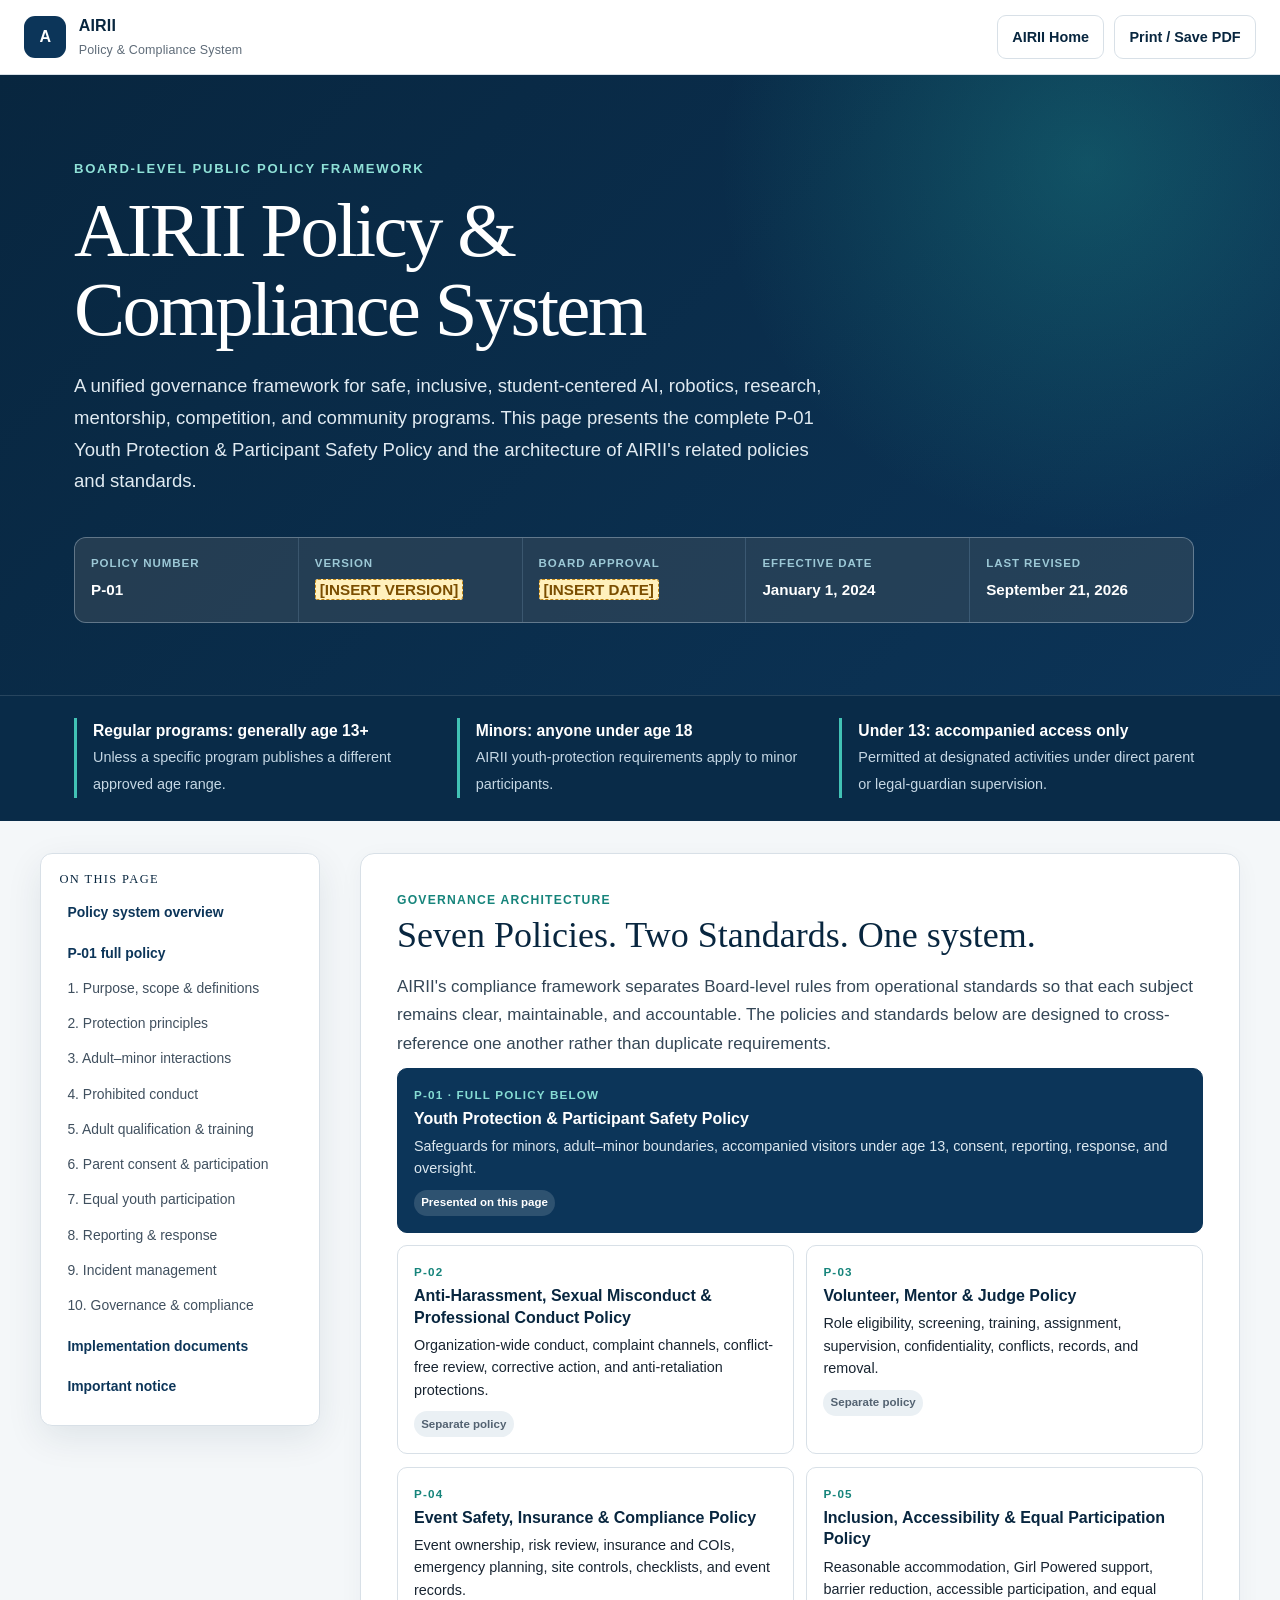
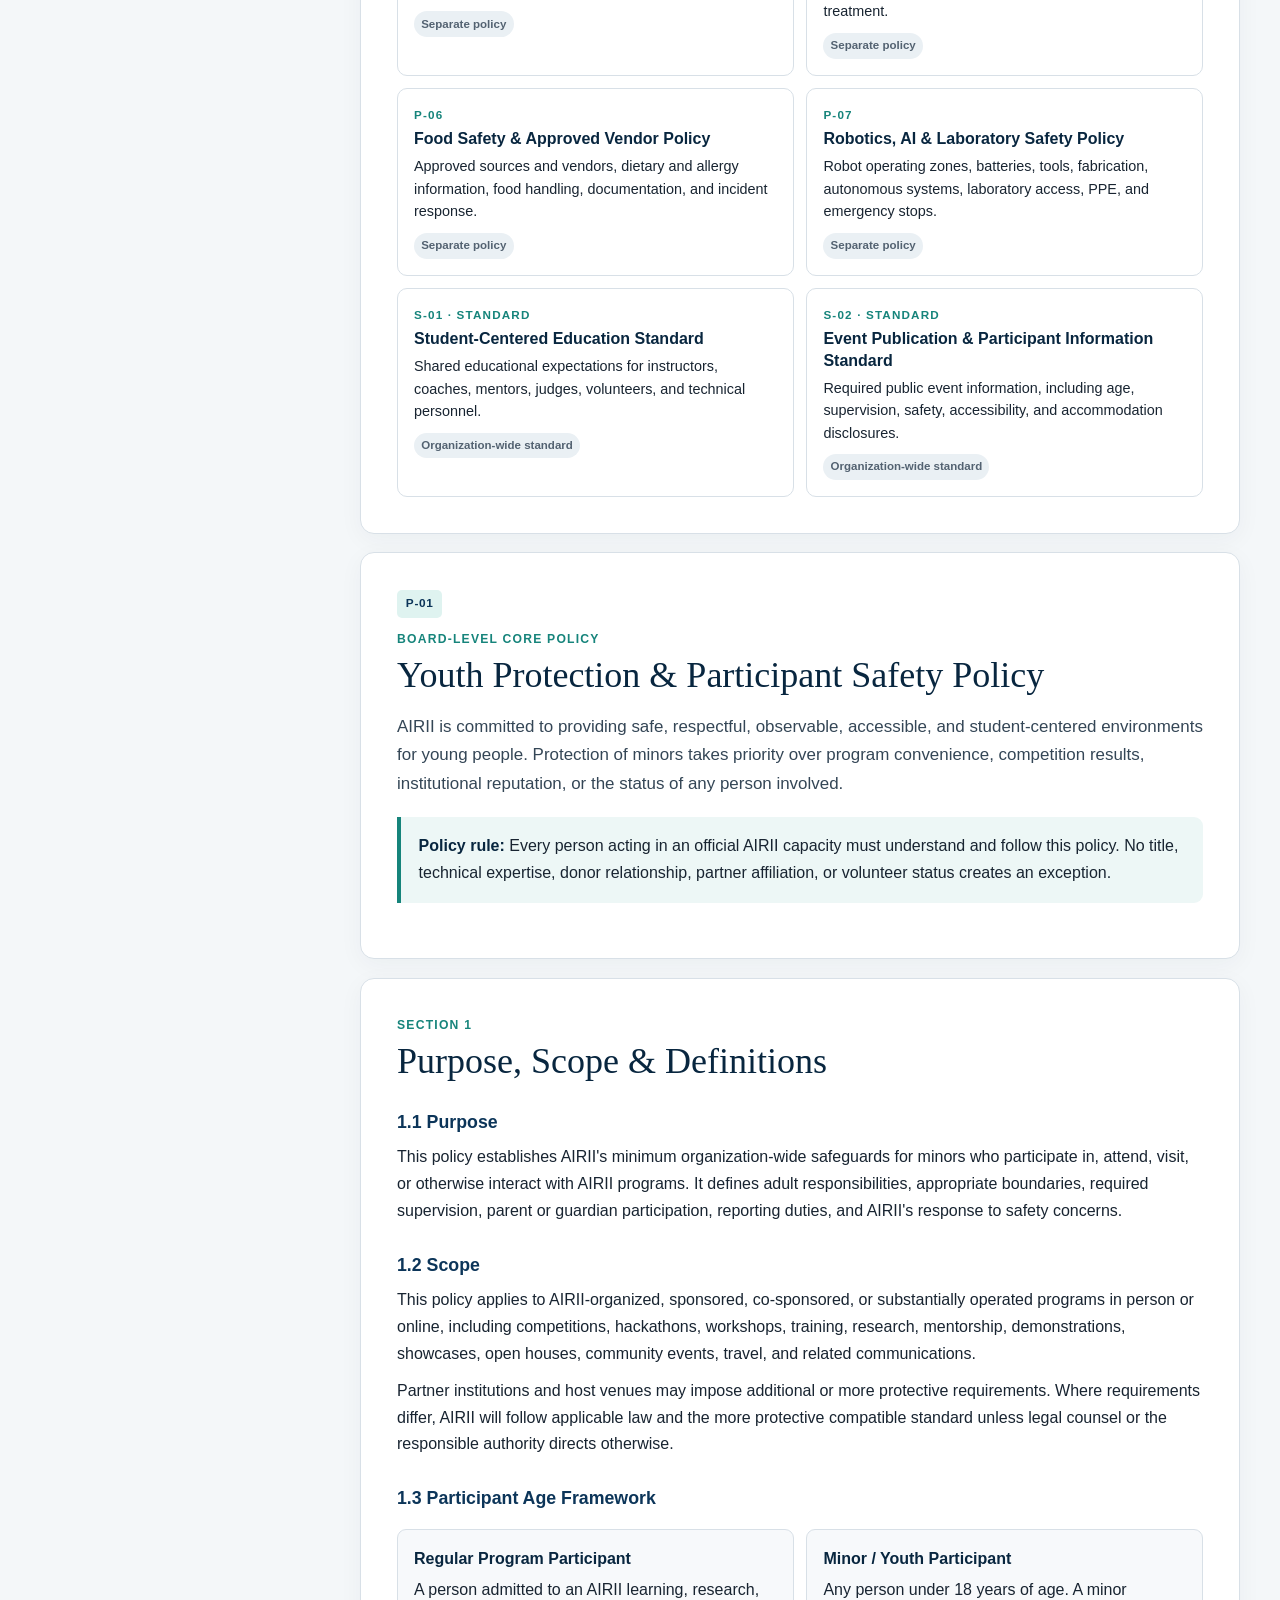
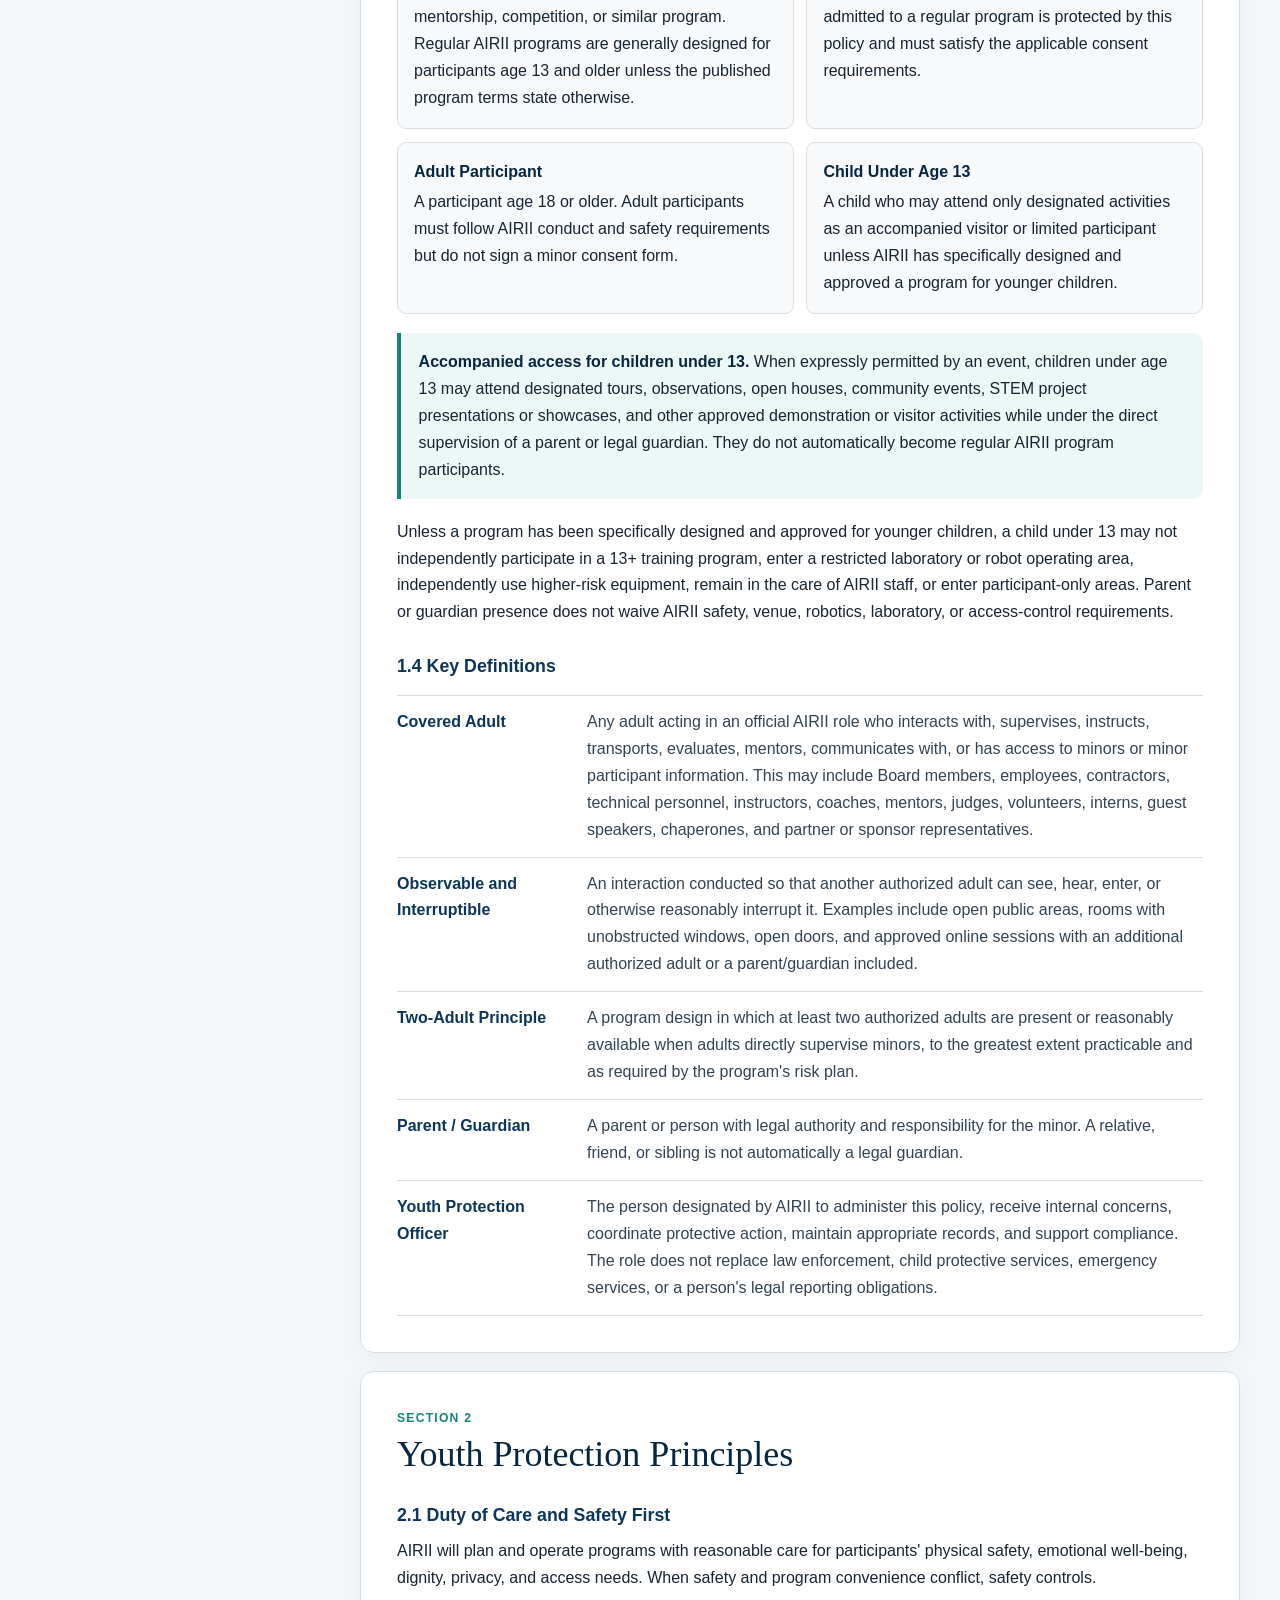
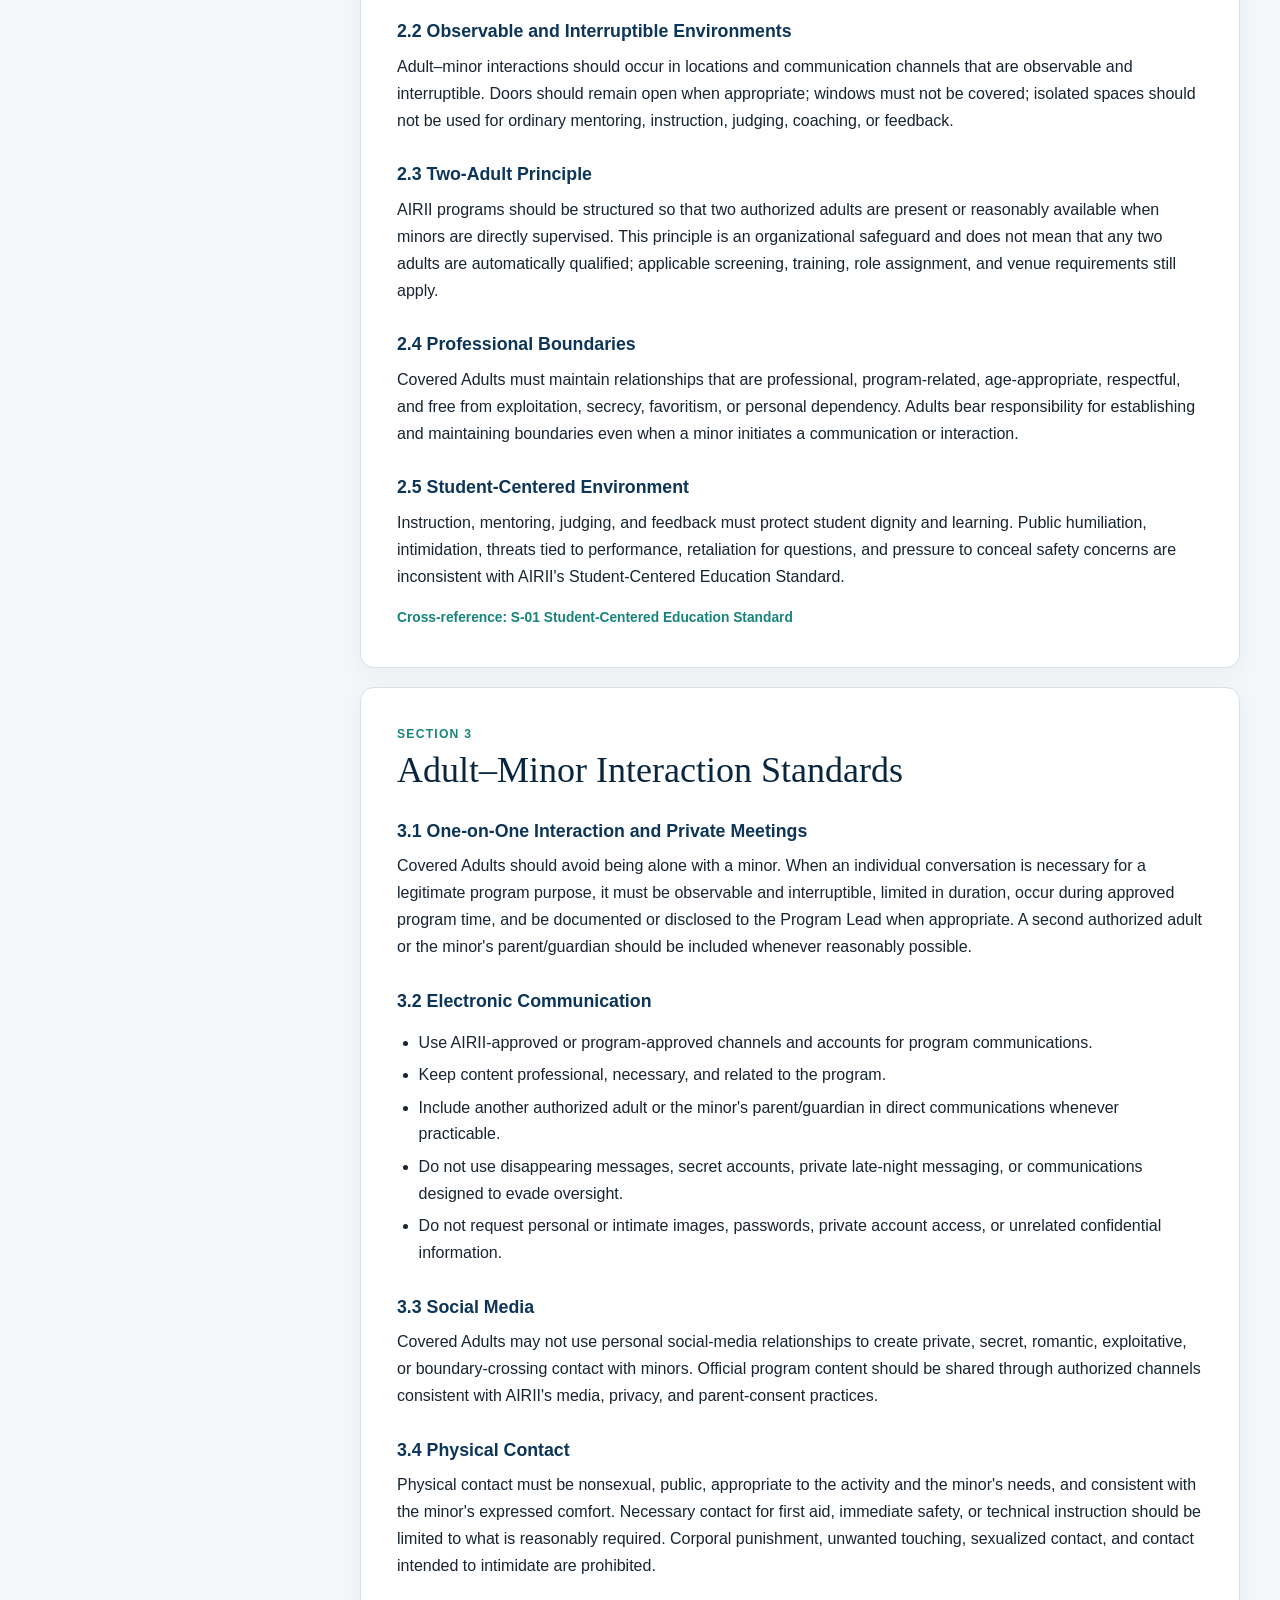
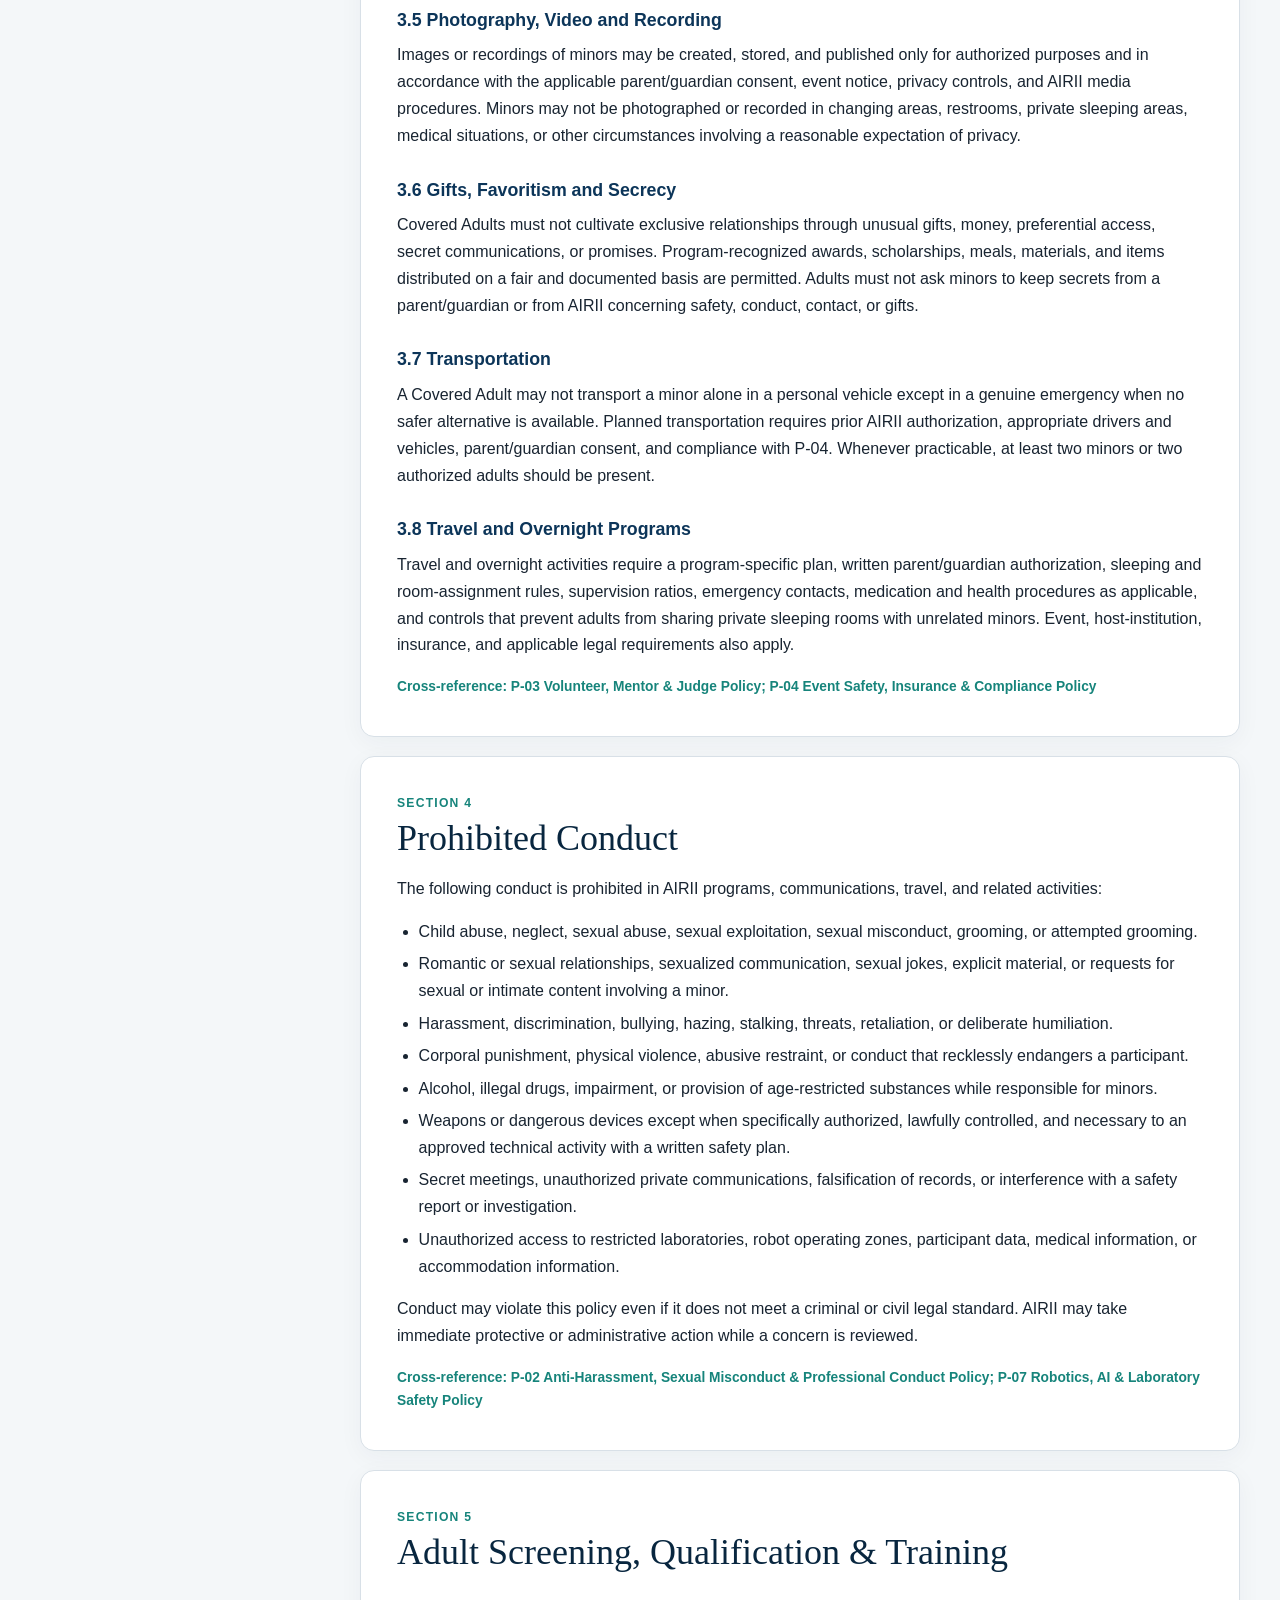
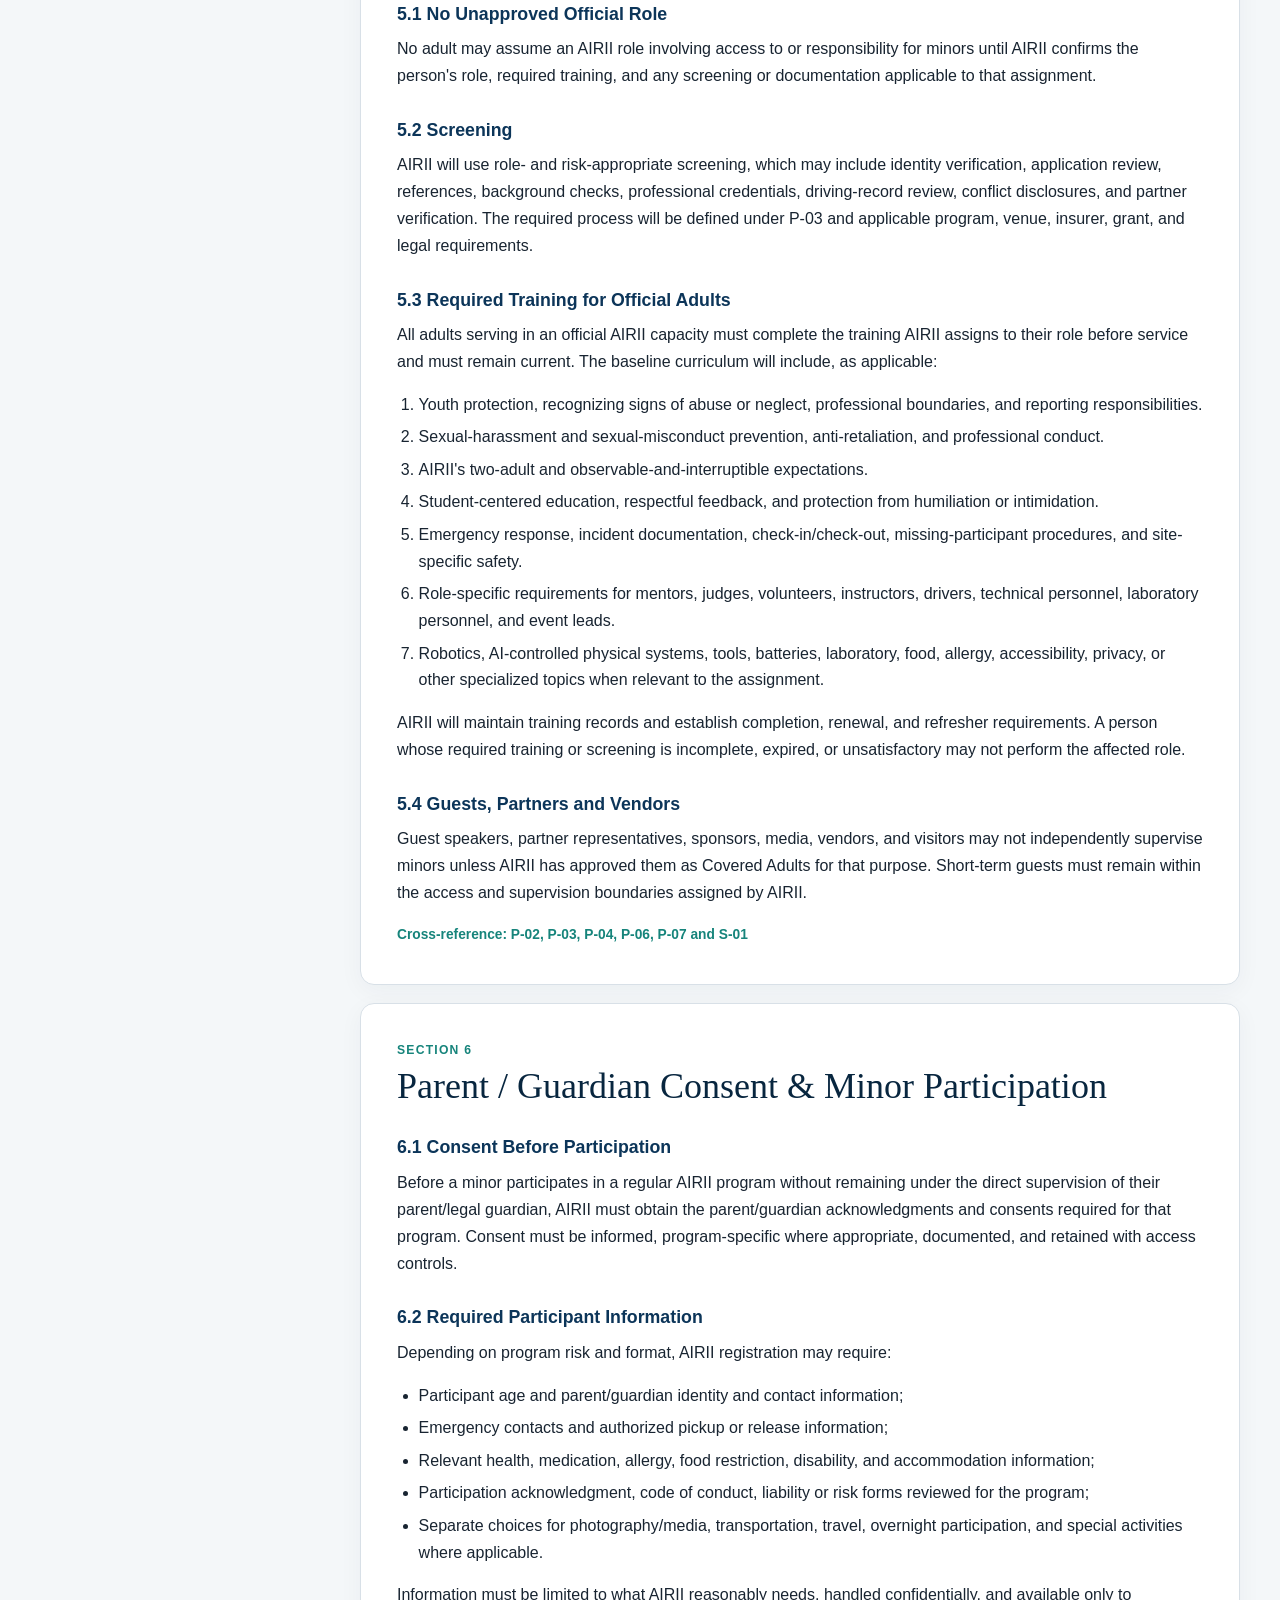
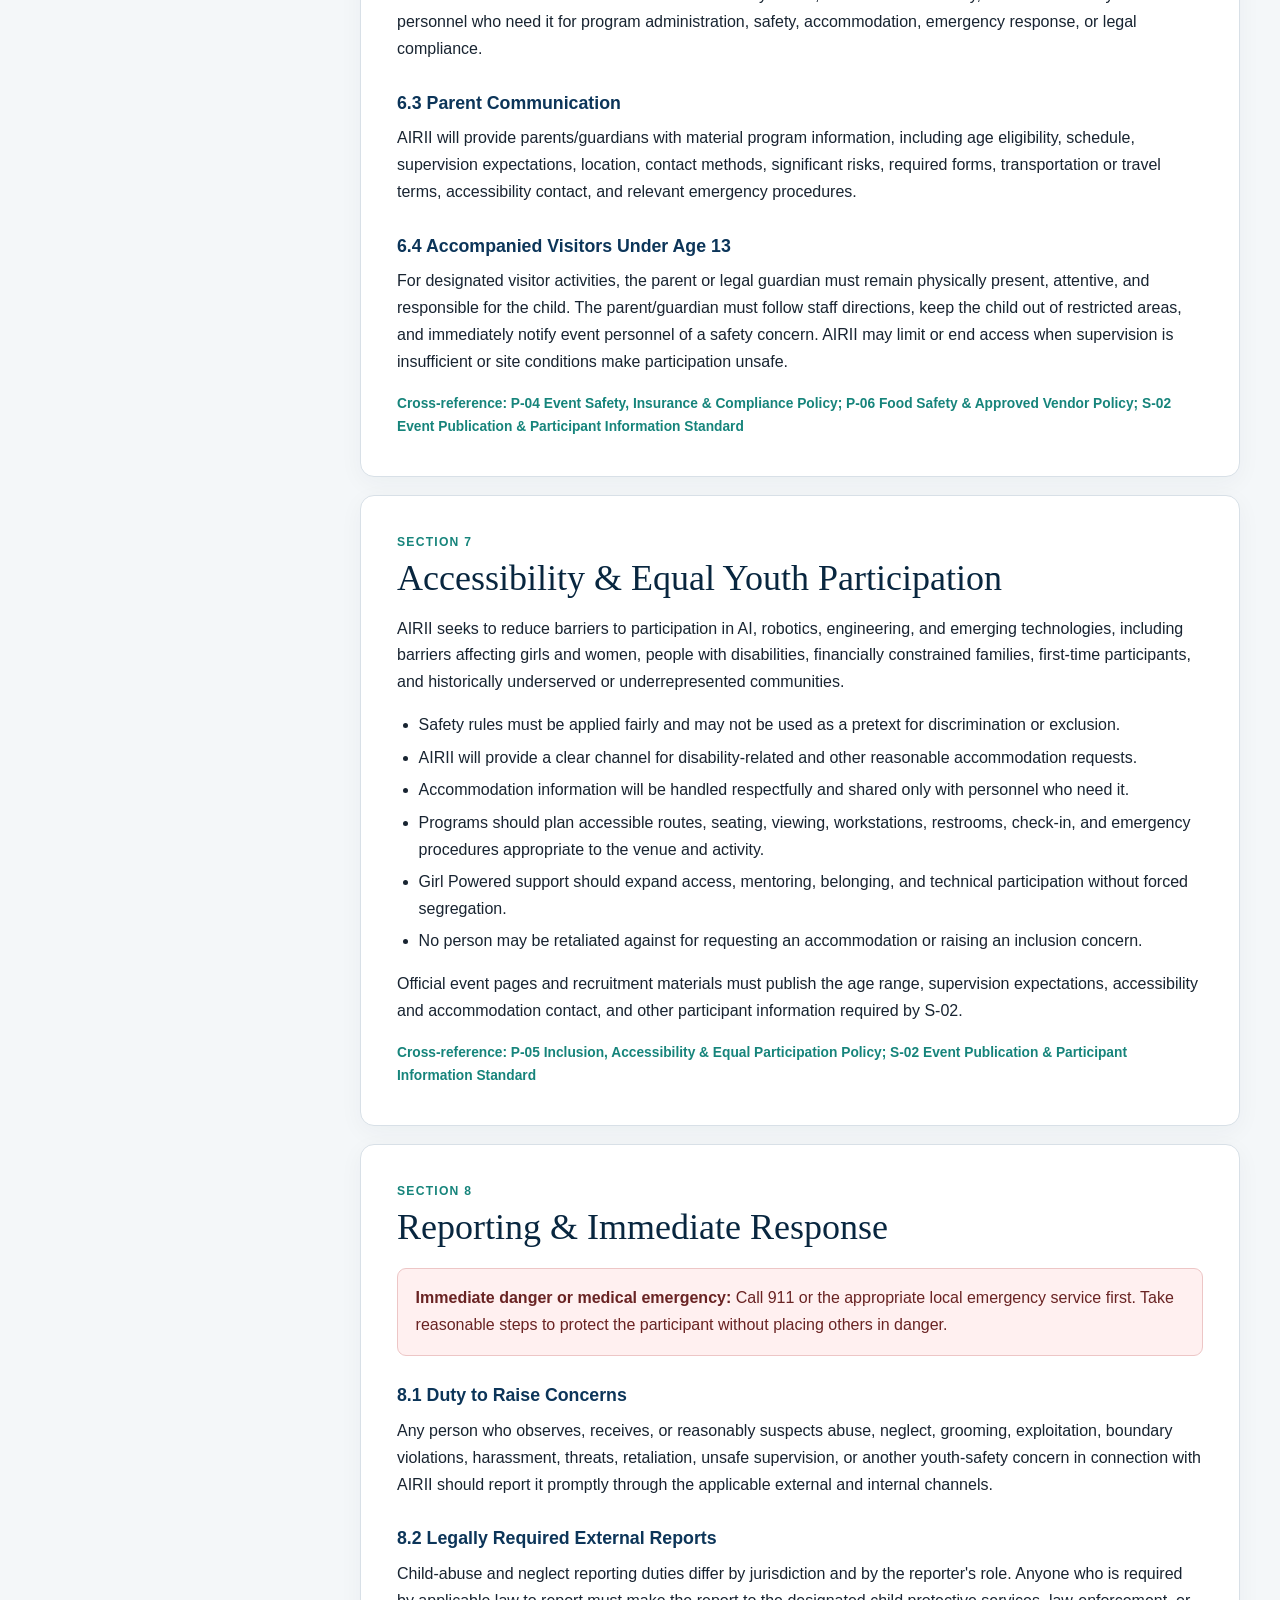
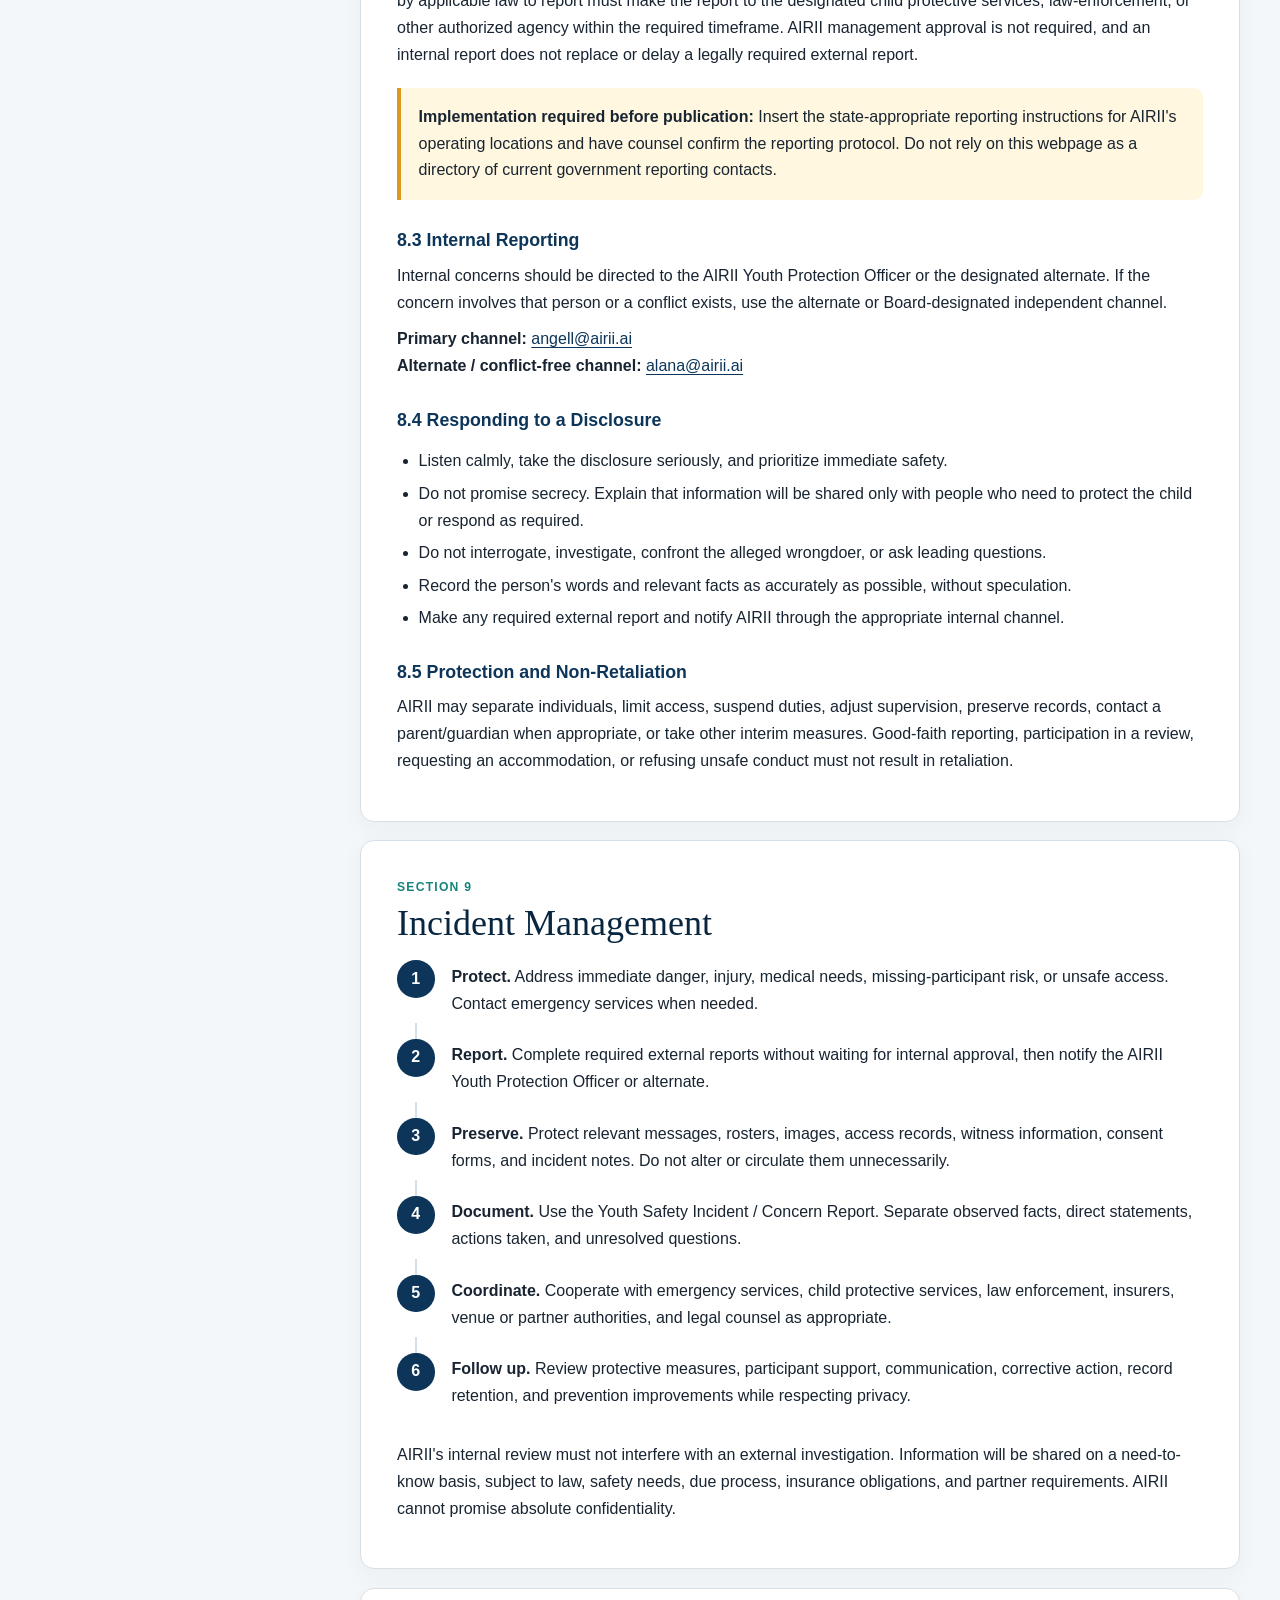
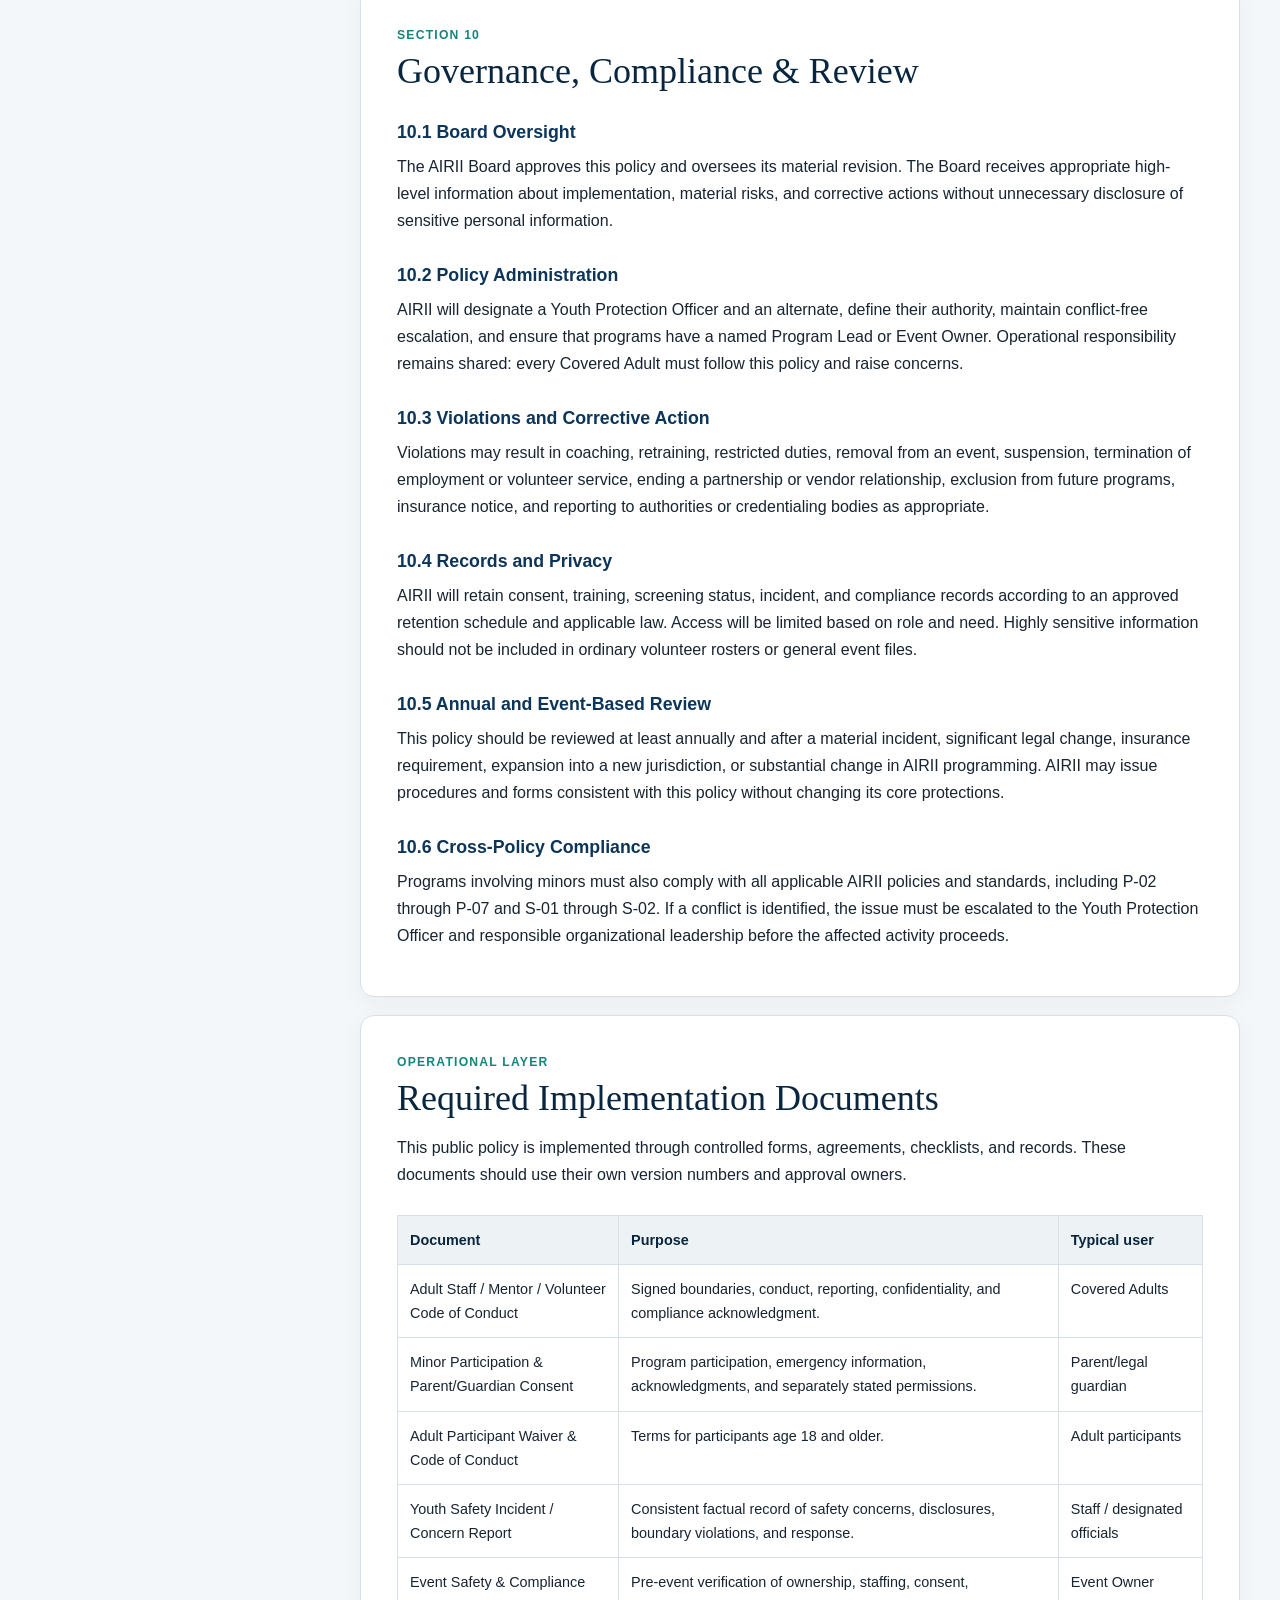
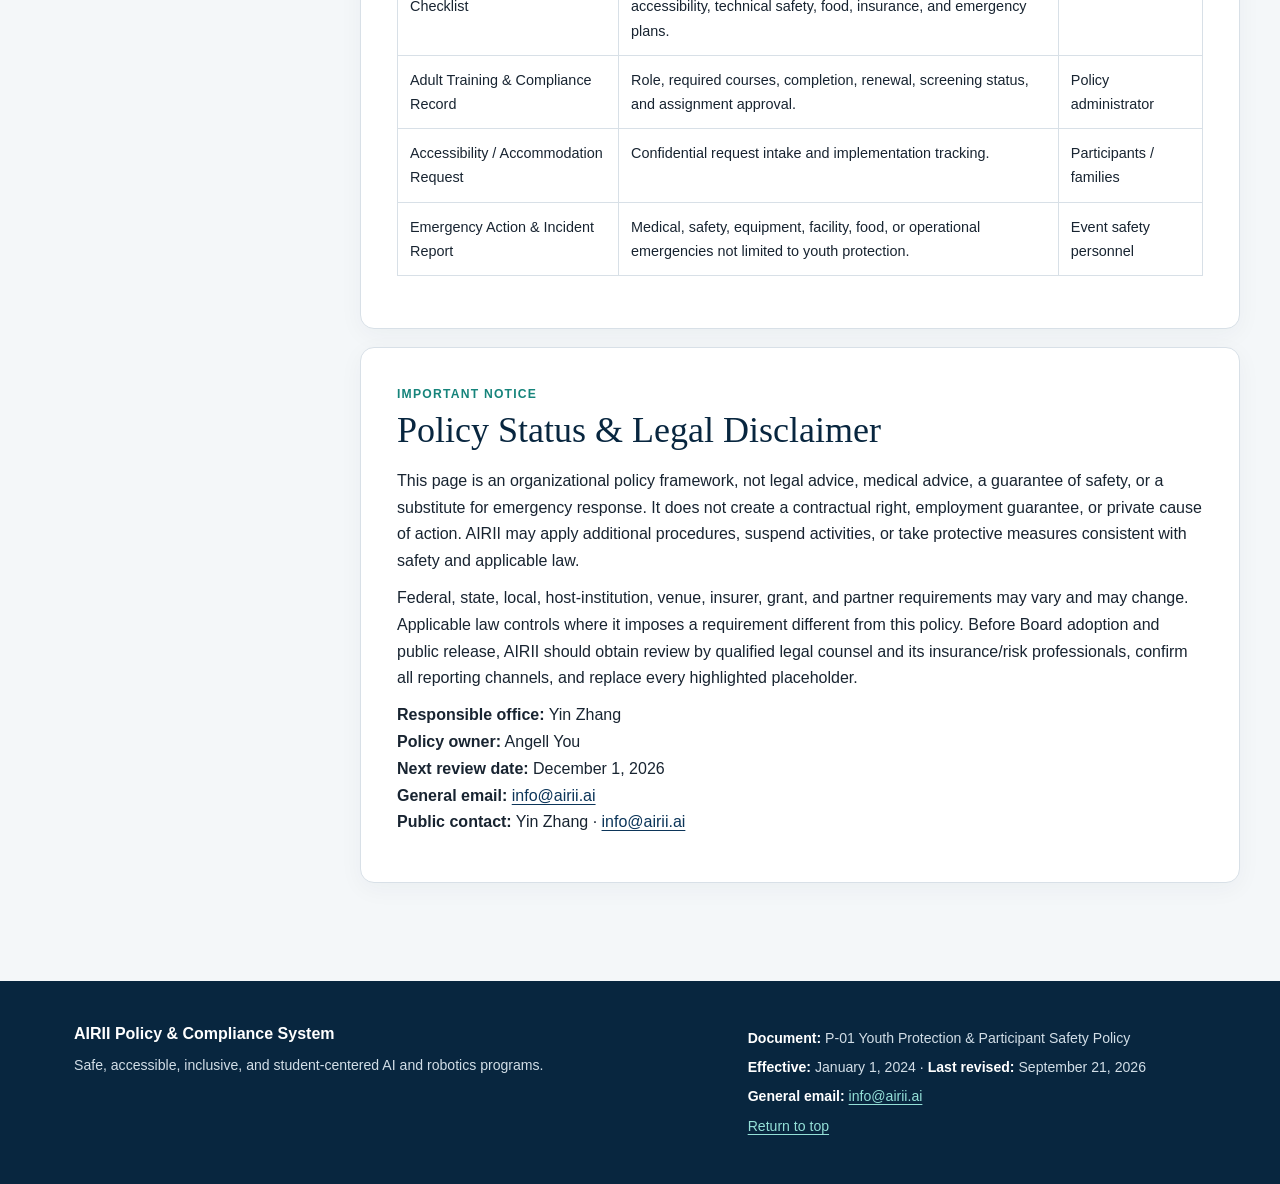
<file: policy.html>
<!doctype html>
<html lang="en">
<head>
  <meta charset="utf-8">
  <meta name="viewport" content="width=device-width, initial-scale=1">
  <meta name="description" content="AIRII Policy & Compliance System, including the full Youth Protection & Participant Safety Policy.">
  <meta name="robots" content="index,follow">
  <title>AIRII Policy & Compliance System</title>
  <link rel="icon" type="image/svg+xml" href="data:image/svg+xml,%3Csvg xmlns='http://www.w3.org/2000/svg' viewBox='0 0 64 64'%3E%3Crect width='64' height='64' rx='13' fill='%230c3559'/%3E%3Cpath d='M16 47 29 16h6l13 31h-8l-2.4-6H26.1L24 47zm12.8-13h6.3L32 25.5z' fill='%23fff'/%3E%3Ccircle cx='48' cy='17' r='5' fill='%2325a79a'/%3E%3C/svg%3E">
  <style>
    :root {
      --navy: #0c3559;
      --navy-deep: #08263f;
      --teal: #16847b;
      --teal-light: #dff3f0;
      --ink: #182431;
      --muted: #5e6b78;
      --line: #d8e0e7;
      --paper: #ffffff;
      --soft: #f4f7f9;
      --warning: #fff7df;
      --warning-line: #d99a1b;
      --danger: #a73333;
      --shadow: 0 12px 36px rgba(16, 43, 66, .09);
      --radius: 14px;
    }

    * { box-sizing: border-box; }
    html { scroll-behavior: smooth; scroll-padding-top: 6.5rem; }
    body {
      margin: 0;
      color: var(--ink);
      background: var(--soft);
      font-family: Inter, ui-sans-serif, -apple-system, BlinkMacSystemFont, "Segoe UI", Arial, sans-serif;
      font-size: 1rem;
      line-height: 1.68;
    }
    a { color: var(--navy); text-underline-offset: .18em; }
    a:hover { color: var(--teal); }
    :focus-visible { outline: 3px solid #f1b94e; outline-offset: 3px; }
    .skip-link {
      position: fixed; left: 1rem; top: -5rem; z-index: 100;
      padding: .7rem 1rem; color: white; background: var(--navy-deep); border-radius: 8px;
    }
    .skip-link:focus { top: 1rem; }

    .site-header {
      position: sticky; top: 0; z-index: 40;
      background: rgba(255,255,255,.96); border-bottom: 1px solid var(--line);
      backdrop-filter: blur(10px);
    }
    .header-inner {
      max-width: 1320px; min-height: 74px; margin: 0 auto; padding: .8rem 1.5rem;
      display: flex; align-items: center; justify-content: space-between; gap: 1rem;
    }
    .brand { display: flex; align-items: center; gap: .8rem; text-decoration: none; }
    .brand-mark {
      display: grid; place-items: center; width: 42px; height: 42px;
      color: white; background: var(--navy); border-radius: 11px; font-weight: 800; letter-spacing: -.04em;
    }
    .brand-name { color: var(--navy-deep); font-weight: 760; letter-spacing: .01em; }
    .brand-sub { display: block; color: var(--muted); font-size: .78rem; font-weight: 520; }
    .header-actions { display: flex; gap: .6rem; align-items: center; }
    .button {
      display: inline-flex; align-items: center; justify-content: center; min-height: 42px;
      padding: .58rem .9rem; border: 1px solid var(--line); border-radius: 9px;
      color: var(--navy-deep); background: white; font: inherit; font-size: .9rem; font-weight: 680;
      cursor: pointer; text-decoration: none;
    }
    .button:hover { border-color: var(--teal); color: var(--teal); }

    .hero {
      color: white;
      background:
        radial-gradient(circle at 85% 12%, rgba(35, 174, 160, .28), transparent 23rem),
        linear-gradient(135deg, var(--navy-deep), var(--navy));
    }
    .hero-inner { max-width: 1180px; margin: 0 auto; padding: 5.2rem 1.5rem 4.5rem; }
    .eyebrow { margin: 0 0 .75rem; color: #8fe1d7; font-size: .82rem; font-weight: 780; letter-spacing: .13em; text-transform: uppercase; }
    h1 { max-width: 900px; margin: 0; font-family: Georgia, "Times New Roman", serif; font-size: clamp(2.4rem, 6vw, 4.9rem); font-weight: 500; line-height: 1.02; letter-spacing: -.035em; }
    .hero-summary { max-width: 760px; margin: 1.35rem 0 0; color: #e1ebf2; font-size: 1.16rem; line-height: 1.7; }
    .meta-grid { display: grid; grid-template-columns: repeat(5, minmax(140px, 1fr)); gap: 1px; max-width: 1120px; margin-top: 2.5rem; background: rgba(255,255,255,.2); border: 1px solid rgba(255,255,255,.2); border-radius: 12px; overflow: hidden; }
    .meta-item { min-height: 84px; padding: 1rem; background: rgba(3, 27, 46, .4); }
    .meta-label { display: block; margin-bottom: .25rem; color: #9cc8d6; font-size: .72rem; font-weight: 740; letter-spacing: .08em; text-transform: uppercase; }
    .meta-value { color: white; font-size: .95rem; font-weight: 650; }

    .age-strip { background: #092b48; border-top: 1px solid rgba(255,255,255,.12); }
    .age-grid { max-width: 1180px; margin: 0 auto; padding: 1.4rem 1.5rem; display: grid; grid-template-columns: repeat(3, 1fr); gap: 1rem; }
    .age-item { padding-left: 1rem; border-left: 3px solid #42c2b5; }
    .age-item strong { display: block; color: white; font-size: .98rem; }
    .age-item span { color: #c5d7e4; font-size: .9rem; }

    .layout { max-width: 1320px; margin: 0 auto; padding: 2rem 1.5rem 5rem; display: grid; grid-template-columns: 280px minmax(0, 880px); gap: 2.5rem; justify-content: center; }
    .toc { position: sticky; top: 96px; align-self: start; max-height: calc(100vh - 118px); overflow: auto; padding: 1.15rem; background: var(--paper); border: 1px solid var(--line); border-radius: 12px; box-shadow: var(--shadow); }
    .toc h2 { margin: 0 0 .6rem; color: var(--navy-deep); font-size: .78rem; letter-spacing: .11em; text-transform: uppercase; }
    .toc ol { margin: 0; padding: 0; list-style: none; }
    .toc li + li { margin-top: .14rem; }
    .toc a { display: block; padding: .34rem .5rem; border-radius: 6px; color: #40505f; font-size: .87rem; line-height: 1.35; text-decoration: none; }
    .toc a:hover { color: var(--navy); background: var(--teal-light); }
    .toc .toc-part { margin-top: .68rem; color: var(--navy); font-weight: 760; }
    .mobile-toc { display: none; margin-bottom: 1rem; background: white; border: 1px solid var(--line); border-radius: 10px; }
    .mobile-toc summary { padding: .9rem 1rem; color: var(--navy); font-weight: 720; cursor: pointer; }
    .mobile-toc nav { padding: 0 1rem 1rem; columns: 2; }
    .mobile-toc a { display: block; margin: .35rem 0; break-inside: avoid; font-size: .9rem; }

    main { min-width: 0; }
    .policy-section { margin-bottom: 1.15rem; padding: clamp(1.35rem, 3vw, 2.25rem); background: var(--paper); border: 1px solid var(--line); border-radius: var(--radius); box-shadow: 0 6px 24px rgba(20, 48, 70, .045); }
    .section-kicker { margin: 0 0 .28rem; color: var(--teal); font-size: .76rem; font-weight: 780; letter-spacing: .1em; text-transform: uppercase; }
    h2 { margin: 0 0 1rem; color: var(--navy-deep); font-family: Georgia, "Times New Roman", serif; font-size: clamp(1.65rem, 3vw, 2.25rem); font-weight: 540; line-height: 1.18; }
    h3 { margin: 1.8rem 0 .55rem; color: var(--navy); font-size: 1.11rem; line-height: 1.35; }
    h4 { margin: 1.4rem 0 .35rem; color: var(--ink); font-size: 1rem; }
    p { margin: .6rem 0; }
    ul, ol { padding-left: 1.35rem; }
    li { margin: .35rem 0; }
    .lead { color: #344656; font-size: 1.06rem; }
    .policy-code { display: inline-flex; margin-bottom: .7rem; padding: .25rem .55rem; color: var(--navy); background: var(--teal-light); border-radius: 5px; font-size: .74rem; font-weight: 800; letter-spacing: .06em; }
    .callout { margin: 1.2rem 0; padding: 1rem 1.1rem; background: #edf7f6; border-left: 4px solid var(--teal); border-radius: 0 9px 9px 0; }
    .callout strong { color: var(--navy-deep); }
    .alert { margin: 1.2rem 0; padding: 1rem 1.1rem; background: var(--warning); border-left: 4px solid var(--warning-line); border-radius: 0 9px 9px 0; }
    .emergency { margin: 1.2rem 0; padding: 1rem 1.1rem; color: #692323; background: #fff0f0; border: 1px solid #edc6c6; border-radius: 9px; }
    .placeholder { display: inline; padding: .08rem .25rem; color: #7a4d00; background: #fff0bd; border: 1px dashed #c08411; border-radius: 3px; font-weight: 730; }
    .rule-grid { display: grid; grid-template-columns: 1fr 1fr; gap: .8rem; margin: 1.15rem 0; }
    .rule-card { padding: 1rem; background: #f7f9fb; border: 1px solid var(--line); border-radius: 9px; }
    .rule-card strong { display: block; margin-bottom: .25rem; color: var(--navy-deep); }
    .cross-ref { display: inline-block; margin-top: .4rem; color: var(--teal); font-size: .86rem; font-weight: 680; }

    .system-grid { display: grid; grid-template-columns: 1fr 1fr; gap: .8rem; }
    .system-card { padding: 1rem; border: 1px solid var(--line); border-radius: 10px; }
    .system-card.featured { grid-column: 1 / -1; background: var(--navy); border-color: var(--navy); color: white; }
    .system-card .code { display: block; margin-bottom: .2rem; color: var(--teal); font-size: .73rem; font-weight: 820; letter-spacing: .1em; }
    .system-card.featured .code { color: #86ddd4; }
    .system-card h3 { margin: 0 0 .35rem; color: var(--navy-deep); font-size: 1rem; }
    .system-card.featured h3 { color: white; }
    .system-card p { margin: 0; font-size: .9rem; line-height: 1.55; }
    .system-card.featured p { color: #dce8f0; }
    .status { display: inline-block; margin-top: .65rem; padding: .2rem .45rem; background: #eaf0f4; border-radius: 999px; color: #536271; font-size: .72rem; font-weight: 720; }
    .featured .status { color: white; background: rgba(255,255,255,.14); }

    .definition-list { display: grid; grid-template-columns: 190px 1fr; margin: 1rem 0 0; border-top: 1px solid var(--line); }
    .definition-list dt, .definition-list dd { margin: 0; padding: .82rem 0; border-bottom: 1px solid var(--line); }
    .definition-list dt { padding-right: 1rem; color: var(--navy); font-weight: 750; }
    .definition-list dd { color: #334352; }
    .steps { counter-reset: steps; list-style: none; padding: 0; }
    .steps li { position: relative; min-height: 3rem; padding: .2rem 0 1rem 3.4rem; }
    .steps li::before { counter-increment: steps; content: counter(steps); position: absolute; left: 0; top: 0; display: grid; place-items: center; width: 2.35rem; height: 2.35rem; color: white; background: var(--navy); border-radius: 50%; font-weight: 780; }
    .steps li + li::after { content: ""; position: absolute; left: 1.14rem; top: -1rem; width: 2px; height: 1rem; background: var(--line); }
    .doc-table { width: 100%; margin: 1rem 0; border-collapse: collapse; font-size: .9rem; }
    .doc-table th, .doc-table td { padding: .75rem; border: 1px solid var(--line); text-align: left; vertical-align: top; }
    .doc-table th { color: var(--navy-deep); background: #edf2f5; }

    .footer { color: #d2dee7; background: var(--navy-deep); }
    .footer-inner { max-width: 1180px; margin: 0 auto; padding: 2.5rem 1.5rem; display: grid; grid-template-columns: 1.4fr 1fr; gap: 2rem; }
    .footer strong { color: white; }
    .footer p { margin: .35rem 0; font-size: .88rem; }
    .footer a { color: #94e0d8; }

    @media (max-width: 900px) {
      .meta-grid { grid-template-columns: 1fr 1fr; }
      .age-grid { grid-template-columns: 1fr; }
      .layout { display: block; padding-top: 1rem; }
      .toc { display: none; }
      .mobile-toc { display: block; }
    }
    @media (max-width: 620px) {
      .header-inner { padding: .65rem 1rem; }
      .brand-sub { display: none; }
      .header-actions .button:first-child { display: none; }
      .hero-inner { padding: 3.7rem 1rem 3.2rem; }
      .meta-grid { grid-template-columns: 1fr; }
      .age-grid, .layout { padding-left: 1rem; padding-right: 1rem; }
      .rule-grid, .system-grid, .footer-inner { grid-template-columns: 1fr; }
      .system-card.featured { grid-column: auto; }
      .definition-list { grid-template-columns: 1fr; }
      .definition-list dt { padding-bottom: 0; border-bottom: 0; }
      .definition-list dd { padding-top: .2rem; }
      .mobile-toc nav { columns: 1; }
    }
    @media print {
      @page { margin: .65in; }
      body { color: #000; background: #fff; font-size: 10.5pt; }
      .site-header, .toc, .mobile-toc, .header-actions, .skip-link { display: none !important; }
      .hero { color: #000; background: #fff; border-bottom: 2px solid #183d5a; }
      .hero-inner { padding: 0 0 .35in; }
      .hero-summary, .meta-label, .age-item span { color: #333; }
      .meta-grid { grid-template-columns: repeat(5, 1fr); border-color: #aaa; background: #aaa; }
      .meta-item { min-height: 0; background: #fff; }
      .meta-value, .age-item strong { color: #000; }
      .age-strip { background: #fff; border-bottom: 1px solid #aaa; }
      .age-grid { padding: .2in 0; }
      .layout { display: block; max-width: none; padding: .35in 0; }
      .policy-section { break-inside: avoid-page; padding: .18in 0; border: 0; box-shadow: none; }
      .policy-section.major { break-before: page; }
      .system-card.featured { color: #000; background: #fff; }
      .system-card.featured h3, .featured .status { color: #000; }
      .system-card.featured p { color: #222; }
      .footer { color: #333; background: #fff; border-top: 1px solid #888; }
      .footer strong { color: #000; }
      a { color: #000; text-decoration: none; }
    }
  </style>
</head>
<body>
  <a class="skip-link" href="#main-content">Skip to policy content</a>

  <header class="site-header">
    <div class="header-inner">
      <a class="brand" href="index.html" aria-label="Return to AIRII home">
        <span class="brand-mark" aria-hidden="true">A</span>
        <span class="brand-name">AIRII <span class="brand-sub">Policy &amp; Compliance System</span></span>
      </a>
      <div class="header-actions">
        <a class="button" href="index.html">AIRII Home</a>
        <button class="button" type="button" onclick="window.print()">Print / Save PDF</button>
      </div>
    </div>
  </header>

  <div id="top" class="hero">
    <div class="hero-inner">
      <p class="eyebrow">Board-level public policy framework</p>
      <h1>AIRII Policy &amp;<br>Compliance System</h1>
      <p class="hero-summary">A unified governance framework for safe, inclusive, student-centered AI, robotics, research, mentorship, competition, and community programs. This page presents the complete P-01 Youth Protection &amp; Participant Safety Policy and the architecture of AIRII's related policies and standards.</p>
      <div class="meta-grid" aria-label="Policy metadata">
        <div class="meta-item"><span class="meta-label">Policy Number</span><span class="meta-value">P-01</span></div>
        <div class="meta-item"><span class="meta-label">Version</span><span class="meta-value placeholder">[INSERT VERSION]</span></div>
        <div class="meta-item"><span class="meta-label">Board Approval</span><span class="meta-value placeholder">[INSERT DATE]</span></div>
        <div class="meta-item"><span class="meta-label">Effective Date</span><span class="meta-value">January 1, 2024</span></div>
        <div class="meta-item"><span class="meta-label">Last Revised</span><span class="meta-value">September 21, 2026</span></div>
      </div>
    </div>
    <div class="age-strip" aria-label="AIRII participant age framework">
      <div class="age-grid">
        <div class="age-item"><strong>Regular programs: generally age 13+</strong><span>Unless a specific program publishes a different approved age range.</span></div>
        <div class="age-item"><strong>Minors: anyone under age 18</strong><span>AIRII youth-protection requirements apply to minor participants.</span></div>
        <div class="age-item"><strong>Under 13: accompanied access only</strong><span>Permitted at designated activities under direct parent or legal-guardian supervision.</span></div>
      </div>
    </div>
  </div>

  <div class="layout">
    <aside class="toc" aria-label="Policy table of contents">
      <h2>On this page</h2>
      <ol>
        <li><a class="toc-part" href="#policy-system">Policy system overview</a></li>
        <li><a class="toc-part" href="#p01">P-01 full policy</a></li>
        <li><a href="#purpose">1. Purpose, scope &amp; definitions</a></li>
        <li><a href="#principles">2. Protection principles</a></li>
        <li><a href="#interaction">3. Adult–minor interactions</a></li>
        <li><a href="#prohibited">4. Prohibited conduct</a></li>
        <li><a href="#qualification">5. Adult qualification &amp; training</a></li>
        <li><a href="#participation">6. Parent consent &amp; participation</a></li>
        <li><a href="#inclusion">7. Equal youth participation</a></li>
        <li><a href="#reporting">8. Reporting &amp; response</a></li>
        <li><a href="#incidents">9. Incident management</a></li>
        <li><a href="#governance">10. Governance &amp; compliance</a></li>
        <li><a class="toc-part" href="#implementation">Implementation documents</a></li>
        <li><a class="toc-part" href="#disclaimer">Important notice</a></li>
      </ol>
    </aside>

    <main id="main-content">
      <details class="mobile-toc">
        <summary>Table of contents</summary>
        <nav aria-label="Mobile policy table of contents">
          <a href="#policy-system">Policy system overview</a>
          <a href="#p01">P-01 full policy</a>
          <a href="#purpose">1. Purpose &amp; scope</a>
          <a href="#principles">2. Principles</a>
          <a href="#interaction">3. Interactions</a>
          <a href="#prohibited">4. Prohibited conduct</a>
          <a href="#qualification">5. Adult qualification</a>
          <a href="#participation">6. Parent consent</a>
          <a href="#inclusion">7. Equal participation</a>
          <a href="#reporting">8. Reporting</a>
          <a href="#incidents">9. Incident management</a>
          <a href="#governance">10. Governance</a>
          <a href="#implementation">Implementation documents</a>
          <a href="#disclaimer">Important notice</a>
        </nav>
      </details>

      <section id="policy-system" class="policy-section">
        <p class="section-kicker">Governance architecture</p>
        <h2>Seven Policies. Two Standards. One system.</h2>
        <p class="lead">AIRII's compliance framework separates Board-level rules from operational standards so that each subject remains clear, maintainable, and accountable. The policies and standards below are designed to cross-reference one another rather than duplicate requirements.</p>
        <div class="system-grid">
          <article class="system-card featured">
            <span class="code">P-01 · FULL POLICY BELOW</span>
            <h3>Youth Protection &amp; Participant Safety Policy</h3>
            <p>Safeguards for minors, adult–minor boundaries, accompanied visitors under age 13, consent, reporting, response, and oversight.</p>
            <span class="status">Presented on this page</span>
          </article>
          <article class="system-card">
            <span class="code">P-02</span>
            <h3>Anti-Harassment, Sexual Misconduct &amp; Professional Conduct Policy</h3>
            <p>Organization-wide conduct, complaint channels, conflict-free review, corrective action, and anti-retaliation protections.</p>
            <span class="status">Separate policy</span>
          </article>
          <article class="system-card">
            <span class="code">P-03</span>
            <h3>Volunteer, Mentor &amp; Judge Policy</h3>
            <p>Role eligibility, screening, training, assignment, supervision, confidentiality, conflicts, records, and removal.</p>
            <span class="status">Separate policy</span>
          </article>
          <article class="system-card">
            <span class="code">P-04</span>
            <h3>Event Safety, Insurance &amp; Compliance Policy</h3>
            <p>Event ownership, risk review, insurance and COIs, emergency planning, site controls, checklists, and event records.</p>
            <span class="status">Separate policy</span>
          </article>
          <article class="system-card">
            <span class="code">P-05</span>
            <h3>Inclusion, Accessibility &amp; Equal Participation Policy</h3>
            <p>Reasonable accommodation, Girl Powered support, barrier reduction, accessible participation, and equal treatment.</p>
            <span class="status">Separate policy</span>
          </article>
          <article class="system-card">
            <span class="code">P-06</span>
            <h3>Food Safety &amp; Approved Vendor Policy</h3>
            <p>Approved sources and vendors, dietary and allergy information, food handling, documentation, and incident response.</p>
            <span class="status">Separate policy</span>
          </article>
          <article class="system-card">
            <span class="code">P-07</span>
            <h3>Robotics, AI &amp; Laboratory Safety Policy</h3>
            <p>Robot operating zones, batteries, tools, fabrication, autonomous systems, laboratory access, PPE, and emergency stops.</p>
            <span class="status">Separate policy</span>
          </article>
          <article class="system-card">
            <span class="code">S-01 · STANDARD</span>
            <h3>Student-Centered Education Standard</h3>
            <p>Shared educational expectations for instructors, coaches, mentors, judges, volunteers, and technical personnel.</p>
            <span class="status">Organization-wide standard</span>
          </article>
          <article class="system-card">
            <span class="code">S-02 · STANDARD</span>
            <h3>Event Publication &amp; Participant Information Standard</h3>
            <p>Required public event information, including age, supervision, safety, accessibility, and accommodation disclosures.</p>
            <span class="status">Organization-wide standard</span>
          </article>
        </div>
      </section>

      <section id="p01" class="policy-section major">
        <span class="policy-code">P-01</span>
        <p class="section-kicker">Board-level core policy</p>
        <h2>Youth Protection &amp; Participant Safety Policy</h2>
        <p class="lead">AIRII is committed to providing safe, respectful, observable, accessible, and student-centered environments for young people. Protection of minors takes priority over program convenience, competition results, institutional reputation, or the status of any person involved.</p>
        <div class="callout"><strong>Policy rule:</strong> Every person acting in an official AIRII capacity must understand and follow this policy. No title, technical expertise, donor relationship, partner affiliation, or volunteer status creates an exception.</div>
      </section>

      <section id="purpose" class="policy-section major">
        <p class="section-kicker">Section 1</p>
        <h2>Purpose, Scope &amp; Definitions</h2>
        <h3>1.1 Purpose</h3>
        <p>This policy establishes AIRII's minimum organization-wide safeguards for minors who participate in, attend, visit, or otherwise interact with AIRII programs. It defines adult responsibilities, appropriate boundaries, required supervision, parent or guardian participation, reporting duties, and AIRII's response to safety concerns.</p>

        <h3>1.2 Scope</h3>
        <p>This policy applies to AIRII-organized, sponsored, co-sponsored, or substantially operated programs in person or online, including competitions, hackathons, workshops, training, research, mentorship, demonstrations, showcases, open houses, community events, travel, and related communications.</p>
        <p>Partner institutions and host venues may impose additional or more protective requirements. Where requirements differ, AIRII will follow applicable law and the more protective compatible standard unless legal counsel or the responsible authority directs otherwise.</p>

        <h3>1.3 Participant Age Framework</h3>
        <div class="rule-grid">
          <div class="rule-card"><strong>Regular Program Participant</strong>A person admitted to an AIRII learning, research, mentorship, competition, or similar program. Regular AIRII programs are generally designed for participants age 13 and older unless the published program terms state otherwise.</div>
          <div class="rule-card"><strong>Minor / Youth Participant</strong>Any person under 18 years of age. A minor admitted to a regular program is protected by this policy and must satisfy the applicable consent requirements.</div>
          <div class="rule-card"><strong>Adult Participant</strong>A participant age 18 or older. Adult participants must follow AIRII conduct and safety requirements but do not sign a minor consent form.</div>
          <div class="rule-card"><strong>Child Under Age 13</strong>A child who may attend only designated activities as an accompanied visitor or limited participant unless AIRII has specifically designed and approved a program for younger children.</div>
        </div>
        <div class="callout"><strong>Accompanied access for children under 13.</strong> When expressly permitted by an event, children under age 13 may attend designated tours, observations, open houses, community events, STEM project presentations or showcases, and other approved demonstration or visitor activities while under the direct supervision of a parent or legal guardian. They do not automatically become regular AIRII program participants.</div>
        <p>Unless a program has been specifically designed and approved for younger children, a child under 13 may not independently participate in a 13+ training program, enter a restricted laboratory or robot operating area, independently use higher-risk equipment, remain in the care of AIRII staff, or enter participant-only areas. Parent or guardian presence does not waive AIRII safety, venue, robotics, laboratory, or access-control requirements.</p>

        <h3>1.4 Key Definitions</h3>
        <dl class="definition-list">
          <dt>Covered Adult</dt><dd>Any adult acting in an official AIRII role who interacts with, supervises, instructs, transports, evaluates, mentors, communicates with, or has access to minors or minor participant information. This may include Board members, employees, contractors, technical personnel, instructors, coaches, mentors, judges, volunteers, interns, guest speakers, chaperones, and partner or sponsor representatives.</dd>
          <dt>Observable and Interruptible</dt><dd>An interaction conducted so that another authorized adult can see, hear, enter, or otherwise reasonably interrupt it. Examples include open public areas, rooms with unobstructed windows, open doors, and approved online sessions with an additional authorized adult or a parent/guardian included.</dd>
          <dt>Two-Adult Principle</dt><dd>A program design in which at least two authorized adults are present or reasonably available when adults directly supervise minors, to the greatest extent practicable and as required by the program's risk plan.</dd>
          <dt>Parent / Guardian</dt><dd>A parent or person with legal authority and responsibility for the minor. A relative, friend, or sibling is not automatically a legal guardian.</dd>
          <dt>Youth Protection Officer</dt><dd>The person designated by AIRII to administer this policy, receive internal concerns, coordinate protective action, maintain appropriate records, and support compliance. The role does not replace law enforcement, child protective services, emergency services, or a person's legal reporting obligations.</dd>
        </dl>
      </section>

      <section id="principles" class="policy-section major">
        <p class="section-kicker">Section 2</p>
        <h2>Youth Protection Principles</h2>
        <h3>2.1 Duty of Care and Safety First</h3>
        <p>AIRII will plan and operate programs with reasonable care for participants' physical safety, emotional well-being, dignity, privacy, and access needs. When safety and program convenience conflict, safety controls.</p>

        <h3>2.2 Observable and Interruptible Environments</h3>
        <p>Adult–minor interactions should occur in locations and communication channels that are observable and interruptible. Doors should remain open when appropriate; windows must not be covered; isolated spaces should not be used for ordinary mentoring, instruction, judging, coaching, or feedback.</p>

        <h3>2.3 Two-Adult Principle</h3>
        <p>AIRII programs should be structured so that two authorized adults are present or reasonably available when minors are directly supervised. This principle is an organizational safeguard and does not mean that any two adults are automatically qualified; applicable screening, training, role assignment, and venue requirements still apply.</p>

        <h3>2.4 Professional Boundaries</h3>
        <p>Covered Adults must maintain relationships that are professional, program-related, age-appropriate, respectful, and free from exploitation, secrecy, favoritism, or personal dependency. Adults bear responsibility for establishing and maintaining boundaries even when a minor initiates a communication or interaction.</p>

        <h3>2.5 Student-Centered Environment</h3>
        <p>Instruction, mentoring, judging, and feedback must protect student dignity and learning. Public humiliation, intimidation, threats tied to performance, retaliation for questions, and pressure to conceal safety concerns are inconsistent with AIRII's Student-Centered Education Standard.</p>
        <span class="cross-ref">Cross-reference: S-01 Student-Centered Education Standard</span>
      </section>

      <section id="interaction" class="policy-section major">
        <p class="section-kicker">Section 3</p>
        <h2>Adult–Minor Interaction Standards</h2>
        <h3>3.1 One-on-One Interaction and Private Meetings</h3>
        <p>Covered Adults should avoid being alone with a minor. When an individual conversation is necessary for a legitimate program purpose, it must be observable and interruptible, limited in duration, occur during approved program time, and be documented or disclosed to the Program Lead when appropriate. A second authorized adult or the minor's parent/guardian should be included whenever reasonably possible.</p>

        <h3>3.2 Electronic Communication</h3>
        <ul>
          <li>Use AIRII-approved or program-approved channels and accounts for program communications.</li>
          <li>Keep content professional, necessary, and related to the program.</li>
          <li>Include another authorized adult or the minor's parent/guardian in direct communications whenever practicable.</li>
          <li>Do not use disappearing messages, secret accounts, private late-night messaging, or communications designed to evade oversight.</li>
          <li>Do not request personal or intimate images, passwords, private account access, or unrelated confidential information.</li>
        </ul>

        <h3>3.3 Social Media</h3>
        <p>Covered Adults may not use personal social-media relationships to create private, secret, romantic, exploitative, or boundary-crossing contact with minors. Official program content should be shared through authorized channels consistent with AIRII's media, privacy, and parent-consent practices.</p>

        <h3>3.4 Physical Contact</h3>
        <p>Physical contact must be nonsexual, public, appropriate to the activity and the minor's needs, and consistent with the minor's expressed comfort. Necessary contact for first aid, immediate safety, or technical instruction should be limited to what is reasonably required. Corporal punishment, unwanted touching, sexualized contact, and contact intended to intimidate are prohibited.</p>

        <h3>3.5 Photography, Video and Recording</h3>
        <p>Images or recordings of minors may be created, stored, and published only for authorized purposes and in accordance with the applicable parent/guardian consent, event notice, privacy controls, and AIRII media procedures. Minors may not be photographed or recorded in changing areas, restrooms, private sleeping areas, medical situations, or other circumstances involving a reasonable expectation of privacy.</p>

        <h3>3.6 Gifts, Favoritism and Secrecy</h3>
        <p>Covered Adults must not cultivate exclusive relationships through unusual gifts, money, preferential access, secret communications, or promises. Program-recognized awards, scholarships, meals, materials, and items distributed on a fair and documented basis are permitted. Adults must not ask minors to keep secrets from a parent/guardian or from AIRII concerning safety, conduct, contact, or gifts.</p>

        <h3>3.7 Transportation</h3>
        <p>A Covered Adult may not transport a minor alone in a personal vehicle except in a genuine emergency when no safer alternative is available. Planned transportation requires prior AIRII authorization, appropriate drivers and vehicles, parent/guardian consent, and compliance with P-04. Whenever practicable, at least two minors or two authorized adults should be present.</p>

        <h3>3.8 Travel and Overnight Programs</h3>
        <p>Travel and overnight activities require a program-specific plan, written parent/guardian authorization, sleeping and room-assignment rules, supervision ratios, emergency contacts, medication and health procedures as applicable, and controls that prevent adults from sharing private sleeping rooms with unrelated minors. Event, host-institution, insurance, and applicable legal requirements also apply.</p>
        <span class="cross-ref">Cross-reference: P-03 Volunteer, Mentor &amp; Judge Policy; P-04 Event Safety, Insurance &amp; Compliance Policy</span>
      </section>

      <section id="prohibited" class="policy-section major">
        <p class="section-kicker">Section 4</p>
        <h2>Prohibited Conduct</h2>
        <p>The following conduct is prohibited in AIRII programs, communications, travel, and related activities:</p>
        <ul>
          <li>Child abuse, neglect, sexual abuse, sexual exploitation, sexual misconduct, grooming, or attempted grooming.</li>
          <li>Romantic or sexual relationships, sexualized communication, sexual jokes, explicit material, or requests for sexual or intimate content involving a minor.</li>
          <li>Harassment, discrimination, bullying, hazing, stalking, threats, retaliation, or deliberate humiliation.</li>
          <li>Corporal punishment, physical violence, abusive restraint, or conduct that recklessly endangers a participant.</li>
          <li>Alcohol, illegal drugs, impairment, or provision of age-restricted substances while responsible for minors.</li>
          <li>Weapons or dangerous devices except when specifically authorized, lawfully controlled, and necessary to an approved technical activity with a written safety plan.</li>
          <li>Secret meetings, unauthorized private communications, falsification of records, or interference with a safety report or investigation.</li>
          <li>Unauthorized access to restricted laboratories, robot operating zones, participant data, medical information, or accommodation information.</li>
        </ul>
        <p>Conduct may violate this policy even if it does not meet a criminal or civil legal standard. AIRII may take immediate protective or administrative action while a concern is reviewed.</p>
        <span class="cross-ref">Cross-reference: P-02 Anti-Harassment, Sexual Misconduct &amp; Professional Conduct Policy; P-07 Robotics, AI &amp; Laboratory Safety Policy</span>
      </section>

      <section id="qualification" class="policy-section major">
        <p class="section-kicker">Section 5</p>
        <h2>Adult Screening, Qualification &amp; Training</h2>
        <h3>5.1 No Unapproved Official Role</h3>
        <p>No adult may assume an AIRII role involving access to or responsibility for minors until AIRII confirms the person's role, required training, and any screening or documentation applicable to that assignment.</p>

        <h3>5.2 Screening</h3>
        <p>AIRII will use role- and risk-appropriate screening, which may include identity verification, application review, references, background checks, professional credentials, driving-record review, conflict disclosures, and partner verification. The required process will be defined under P-03 and applicable program, venue, insurer, grant, and legal requirements.</p>

        <h3>5.3 Required Training for Official Adults</h3>
        <p>All adults serving in an official AIRII capacity must complete the training AIRII assigns to their role before service and must remain current. The baseline curriculum will include, as applicable:</p>
        <ol>
          <li>Youth protection, recognizing signs of abuse or neglect, professional boundaries, and reporting responsibilities.</li>
          <li>Sexual-harassment and sexual-misconduct prevention, anti-retaliation, and professional conduct.</li>
          <li>AIRII's two-adult and observable-and-interruptible expectations.</li>
          <li>Student-centered education, respectful feedback, and protection from humiliation or intimidation.</li>
          <li>Emergency response, incident documentation, check-in/check-out, missing-participant procedures, and site-specific safety.</li>
          <li>Role-specific requirements for mentors, judges, volunteers, instructors, drivers, technical personnel, laboratory personnel, and event leads.</li>
          <li>Robotics, AI-controlled physical systems, tools, batteries, laboratory, food, allergy, accessibility, privacy, or other specialized topics when relevant to the assignment.</li>
        </ol>
        <p>AIRII will maintain training records and establish completion, renewal, and refresher requirements. A person whose required training or screening is incomplete, expired, or unsatisfactory may not perform the affected role.</p>

        <h3>5.4 Guests, Partners and Vendors</h3>
        <p>Guest speakers, partner representatives, sponsors, media, vendors, and visitors may not independently supervise minors unless AIRII has approved them as Covered Adults for that purpose. Short-term guests must remain within the access and supervision boundaries assigned by AIRII.</p>
        <span class="cross-ref">Cross-reference: P-02, P-03, P-04, P-06, P-07 and S-01</span>
      </section>

      <section id="participation" class="policy-section major">
        <p class="section-kicker">Section 6</p>
        <h2>Parent / Guardian Consent &amp; Minor Participation</h2>
        <h3>6.1 Consent Before Participation</h3>
        <p>Before a minor participates in a regular AIRII program without remaining under the direct supervision of their parent/legal guardian, AIRII must obtain the parent/guardian acknowledgments and consents required for that program. Consent must be informed, program-specific where appropriate, documented, and retained with access controls.</p>

        <h3>6.2 Required Participant Information</h3>
        <p>Depending on program risk and format, AIRII registration may require:</p>
        <ul>
          <li>Participant age and parent/guardian identity and contact information;</li>
          <li>Emergency contacts and authorized pickup or release information;</li>
          <li>Relevant health, medication, allergy, food restriction, disability, and accommodation information;</li>
          <li>Participation acknowledgment, code of conduct, liability or risk forms reviewed for the program;</li>
          <li>Separate choices for photography/media, transportation, travel, overnight participation, and special activities where applicable.</li>
        </ul>
        <p>Information must be limited to what AIRII reasonably needs, handled confidentially, and available only to personnel who need it for program administration, safety, accommodation, emergency response, or legal compliance.</p>

        <h3>6.3 Parent Communication</h3>
        <p>AIRII will provide parents/guardians with material program information, including age eligibility, schedule, supervision expectations, location, contact methods, significant risks, required forms, transportation or travel terms, accessibility contact, and relevant emergency procedures.</p>

        <h3>6.4 Accompanied Visitors Under Age 13</h3>
        <p>For designated visitor activities, the parent or legal guardian must remain physically present, attentive, and responsible for the child. The parent/guardian must follow staff directions, keep the child out of restricted areas, and immediately notify event personnel of a safety concern. AIRII may limit or end access when supervision is insufficient or site conditions make participation unsafe.</p>
        <span class="cross-ref">Cross-reference: P-04 Event Safety, Insurance &amp; Compliance Policy; P-06 Food Safety &amp; Approved Vendor Policy; S-02 Event Publication &amp; Participant Information Standard</span>
      </section>

      <section id="inclusion" class="policy-section major">
        <p class="section-kicker">Section 7</p>
        <h2>Accessibility &amp; Equal Youth Participation</h2>
        <p>AIRII seeks to reduce barriers to participation in AI, robotics, engineering, and emerging technologies, including barriers affecting girls and women, people with disabilities, financially constrained families, first-time participants, and historically underserved or underrepresented communities.</p>
        <ul>
          <li>Safety rules must be applied fairly and may not be used as a pretext for discrimination or exclusion.</li>
          <li>AIRII will provide a clear channel for disability-related and other reasonable accommodation requests.</li>
          <li>Accommodation information will be handled respectfully and shared only with personnel who need it.</li>
          <li>Programs should plan accessible routes, seating, viewing, workstations, restrooms, check-in, and emergency procedures appropriate to the venue and activity.</li>
          <li>Girl Powered support should expand access, mentoring, belonging, and technical participation without forced segregation.</li>
          <li>No person may be retaliated against for requesting an accommodation or raising an inclusion concern.</li>
        </ul>
        <p>Official event pages and recruitment materials must publish the age range, supervision expectations, accessibility and accommodation contact, and other participant information required by S-02.</p>
        <span class="cross-ref">Cross-reference: P-05 Inclusion, Accessibility &amp; Equal Participation Policy; S-02 Event Publication &amp; Participant Information Standard</span>
      </section>

      <section id="reporting" class="policy-section major">
        <p class="section-kicker">Section 8</p>
        <h2>Reporting &amp; Immediate Response</h2>
        <div class="emergency"><strong>Immediate danger or medical emergency:</strong> Call 911 or the appropriate local emergency service first. Take reasonable steps to protect the participant without placing others in danger.</div>

        <h3>8.1 Duty to Raise Concerns</h3>
        <p>Any person who observes, receives, or reasonably suspects abuse, neglect, grooming, exploitation, boundary violations, harassment, threats, retaliation, unsafe supervision, or another youth-safety concern in connection with AIRII should report it promptly through the applicable external and internal channels.</p>

        <h3>8.2 Legally Required External Reports</h3>
        <p>Child-abuse and neglect reporting duties differ by jurisdiction and by the reporter's role. Anyone who is required by applicable law to report must make the report to the designated child protective services, law-enforcement, or other authorized agency within the required timeframe. AIRII management approval is not required, and an internal report does not replace or delay a legally required external report.</p>
        <div class="alert"><strong>Implementation required before publication:</strong> Insert the state-appropriate reporting instructions for AIRII's operating locations and have counsel confirm the reporting protocol. Do not rely on this webpage as a directory of current government reporting contacts.</div>

        <h3>8.3 Internal Reporting</h3>
        <p>Internal concerns should be directed to the AIRII Youth Protection Officer or the designated alternate. If the concern involves that person or a conflict exists, use the alternate or Board-designated independent channel.</p>
        <p><strong>Primary channel:</strong> <a href="mailto:angell@airii.ai">angell@airii.ai</a><br>
        <strong>Alternate / conflict-free channel:</strong> <a href="mailto:alana@airii.ai">alana@airii.ai</a></p>

        <h3>8.4 Responding to a Disclosure</h3>
        <ul>
          <li>Listen calmly, take the disclosure seriously, and prioritize immediate safety.</li>
          <li>Do not promise secrecy. Explain that information will be shared only with people who need to protect the child or respond as required.</li>
          <li>Do not interrogate, investigate, confront the alleged wrongdoer, or ask leading questions.</li>
          <li>Record the person's words and relevant facts as accurately as possible, without speculation.</li>
          <li>Make any required external report and notify AIRII through the appropriate internal channel.</li>
        </ul>

        <h3>8.5 Protection and Non-Retaliation</h3>
        <p>AIRII may separate individuals, limit access, suspend duties, adjust supervision, preserve records, contact a parent/guardian when appropriate, or take other interim measures. Good-faith reporting, participation in a review, requesting an accommodation, or refusing unsafe conduct must not result in retaliation.</p>
      </section>

      <section id="incidents" class="policy-section major">
        <p class="section-kicker">Section 9</p>
        <h2>Incident Management</h2>
        <ol class="steps">
          <li><strong>Protect.</strong> Address immediate danger, injury, medical needs, missing-participant risk, or unsafe access. Contact emergency services when needed.</li>
          <li><strong>Report.</strong> Complete required external reports without waiting for internal approval, then notify the AIRII Youth Protection Officer or alternate.</li>
          <li><strong>Preserve.</strong> Protect relevant messages, rosters, images, access records, witness information, consent forms, and incident notes. Do not alter or circulate them unnecessarily.</li>
          <li><strong>Document.</strong> Use the Youth Safety Incident / Concern Report. Separate observed facts, direct statements, actions taken, and unresolved questions.</li>
          <li><strong>Coordinate.</strong> Cooperate with emergency services, child protective services, law enforcement, insurers, venue or partner authorities, and legal counsel as appropriate.</li>
          <li><strong>Follow up.</strong> Review protective measures, participant support, communication, corrective action, record retention, and prevention improvements while respecting privacy.</li>
        </ol>
        <p>AIRII's internal review must not interfere with an external investigation. Information will be shared on a need-to-know basis, subject to law, safety needs, due process, insurance obligations, and partner requirements. AIRII cannot promise absolute confidentiality.</p>
      </section>

      <section id="governance" class="policy-section major">
        <p class="section-kicker">Section 10</p>
        <h2>Governance, Compliance &amp; Review</h2>
        <h3>10.1 Board Oversight</h3>
        <p>The AIRII Board approves this policy and oversees its material revision. The Board receives appropriate high-level information about implementation, material risks, and corrective actions without unnecessary disclosure of sensitive personal information.</p>

        <h3>10.2 Policy Administration</h3>
        <p>AIRII will designate a Youth Protection Officer and an alternate, define their authority, maintain conflict-free escalation, and ensure that programs have a named Program Lead or Event Owner. Operational responsibility remains shared: every Covered Adult must follow this policy and raise concerns.</p>

        <h3>10.3 Violations and Corrective Action</h3>
        <p>Violations may result in coaching, retraining, restricted duties, removal from an event, suspension, termination of employment or volunteer service, ending a partnership or vendor relationship, exclusion from future programs, insurance notice, and reporting to authorities or credentialing bodies as appropriate.</p>

        <h3>10.4 Records and Privacy</h3>
        <p>AIRII will retain consent, training, screening status, incident, and compliance records according to an approved retention schedule and applicable law. Access will be limited based on role and need. Highly sensitive information should not be included in ordinary volunteer rosters or general event files.</p>

        <h3>10.5 Annual and Event-Based Review</h3>
        <p>This policy should be reviewed at least annually and after a material incident, significant legal change, insurance requirement, expansion into a new jurisdiction, or substantial change in AIRII programming. AIRII may issue procedures and forms consistent with this policy without changing its core protections.</p>

        <h3>10.6 Cross-Policy Compliance</h3>
        <p>Programs involving minors must also comply with all applicable AIRII policies and standards, including P-02 through P-07 and S-01 through S-02. If a conflict is identified, the issue must be escalated to the Youth Protection Officer and responsible organizational leadership before the affected activity proceeds.</p>
      </section>

      <section id="implementation" class="policy-section major">
        <p class="section-kicker">Operational layer</p>
        <h2>Required Implementation Documents</h2>
        <p>This public policy is implemented through controlled forms, agreements, checklists, and records. These documents should use their own version numbers and approval owners.</p>
        <div style="overflow-x:auto">
          <table class="doc-table">
            <thead><tr><th>Document</th><th>Purpose</th><th>Typical user</th></tr></thead>
            <tbody>
              <tr><td>Adult Staff / Mentor / Volunteer Code of Conduct</td><td>Signed boundaries, conduct, reporting, confidentiality, and compliance acknowledgment.</td><td>Covered Adults</td></tr>
              <tr><td>Minor Participation &amp; Parent/Guardian Consent</td><td>Program participation, emergency information, acknowledgments, and separately stated permissions.</td><td>Parent/legal guardian</td></tr>
              <tr><td>Adult Participant Waiver &amp; Code of Conduct</td><td>Terms for participants age 18 and older.</td><td>Adult participants</td></tr>
              <tr><td>Youth Safety Incident / Concern Report</td><td>Consistent factual record of safety concerns, disclosures, boundary violations, and response.</td><td>Staff / designated officials</td></tr>
              <tr><td>Event Safety &amp; Compliance Checklist</td><td>Pre-event verification of ownership, staffing, consent, accessibility, technical safety, food, insurance, and emergency plans.</td><td>Event Owner</td></tr>
              <tr><td>Adult Training &amp; Compliance Record</td><td>Role, required courses, completion, renewal, screening status, and assignment approval.</td><td>Policy administrator</td></tr>
              <tr><td>Accessibility / Accommodation Request</td><td>Confidential request intake and implementation tracking.</td><td>Participants / families</td></tr>
              <tr><td>Emergency Action &amp; Incident Report</td><td>Medical, safety, equipment, facility, food, or operational emergencies not limited to youth protection.</td><td>Event safety personnel</td></tr>
            </tbody>
          </table>
        </div>
      </section>

      <section id="disclaimer" class="policy-section major">
        <p class="section-kicker">Important notice</p>
        <h2>Policy Status &amp; Legal Disclaimer</h2>
        <p>This page is an organizational policy framework, not legal advice, medical advice, a guarantee of safety, or a substitute for emergency response. It does not create a contractual right, employment guarantee, or private cause of action. AIRII may apply additional procedures, suspend activities, or take protective measures consistent with safety and applicable law.</p>
        <p>Federal, state, local, host-institution, venue, insurer, grant, and partner requirements may vary and may change. Applicable law controls where it imposes a requirement different from this policy. Before Board adoption and public release, AIRII should obtain review by qualified legal counsel and its insurance/risk professionals, confirm all reporting channels, and replace every highlighted placeholder.</p>
        <p><strong>Responsible office:</strong> Yin Zhang<br>
        <strong>Policy owner:</strong> Angell You<br>
        <strong>Next review date:</strong> December 1, 2026<br>
        <strong>General email:</strong> <a href="mailto:info@airii.ai">info@airii.ai</a><br>
        <strong>Public contact:</strong> Yin Zhang · <a href="mailto:info@airii.ai">info@airii.ai</a></p>
      </section>
    </main>
  </div>

  <footer class="footer">
    <div class="footer-inner">
      <div><strong>AIRII Policy &amp; Compliance System</strong><p>Safe, accessible, inclusive, and student-centered AI and robotics programs.</p></div>
      <div><p><strong>Document:</strong> P-01 Youth Protection &amp; Participant Safety Policy</p><p><strong>Effective:</strong> January 1, 2024 · <strong>Last revised:</strong> September 21, 2026</p><p><strong>General email:</strong> <a href="mailto:info@airii.ai">info@airii.ai</a></p><p><a href="#top">Return to top</a></p></div>
    </div>
  </footer>
</body>
</html>
</file>
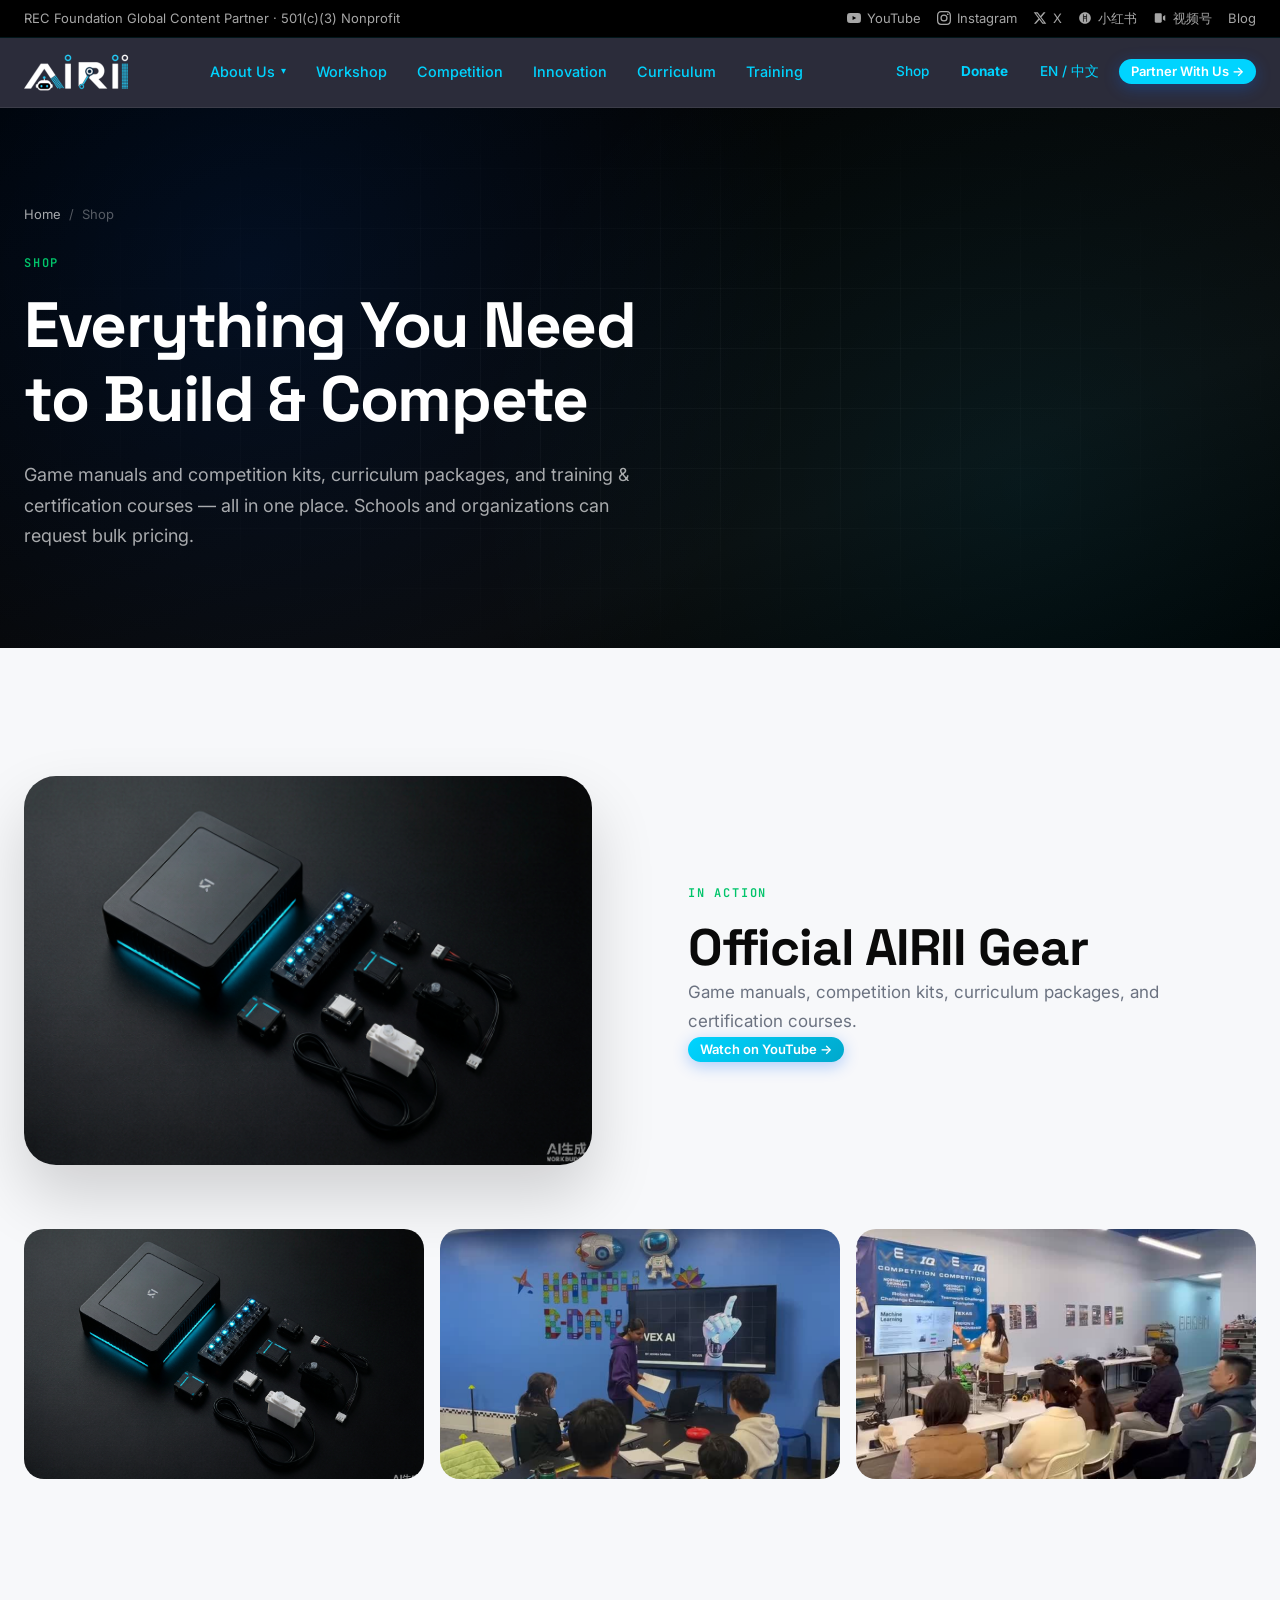
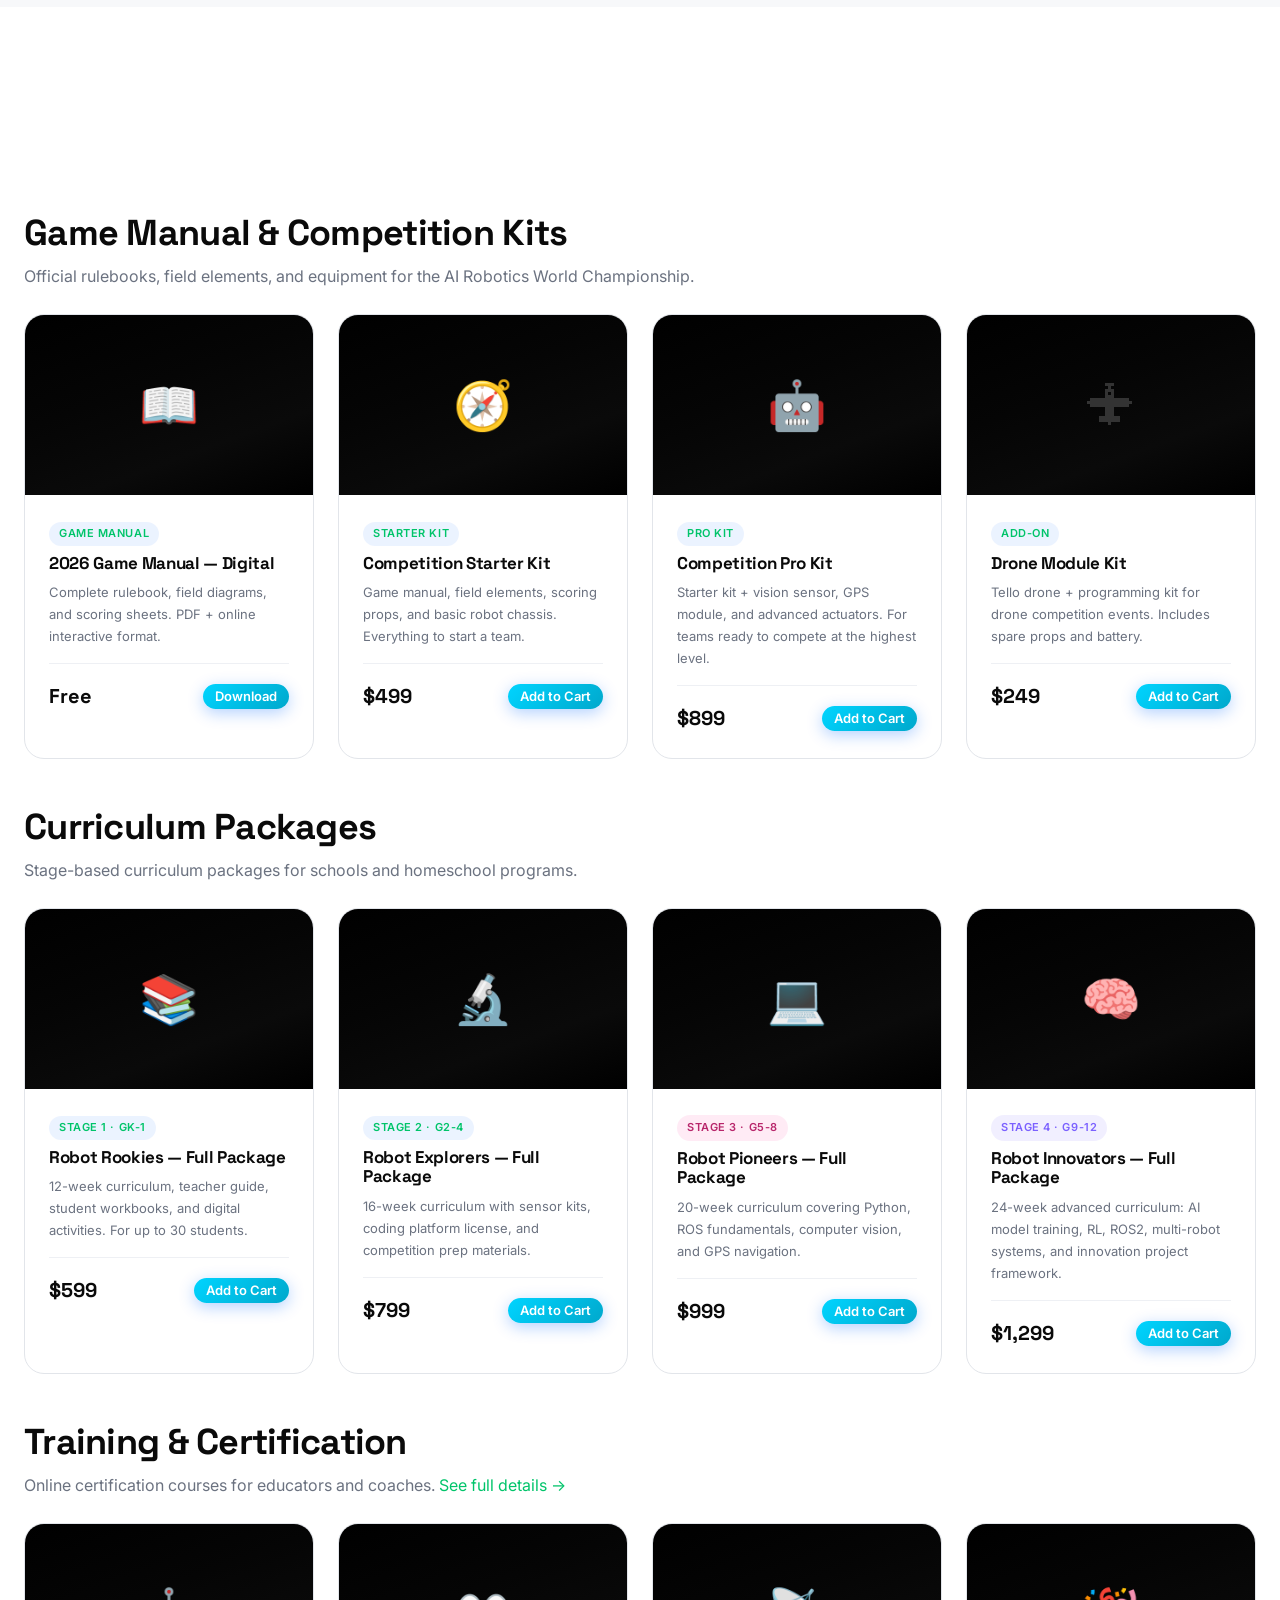
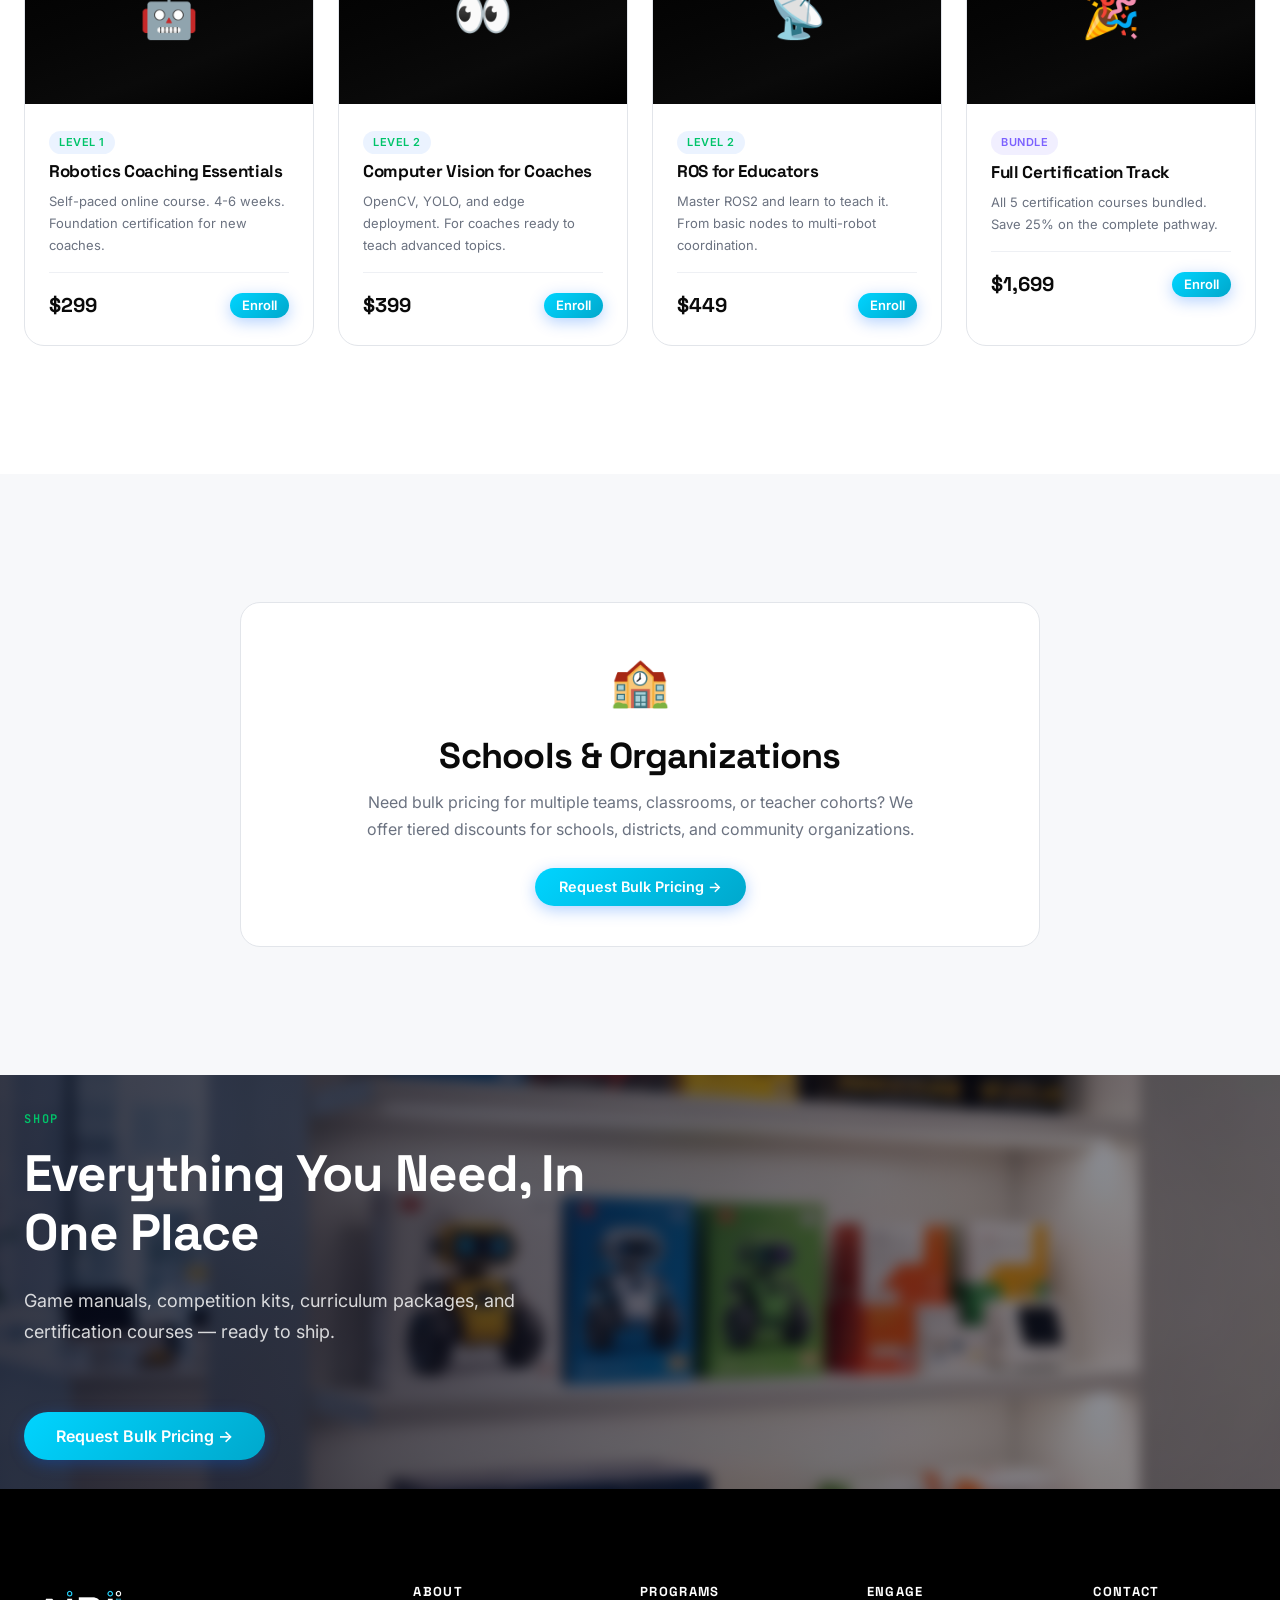
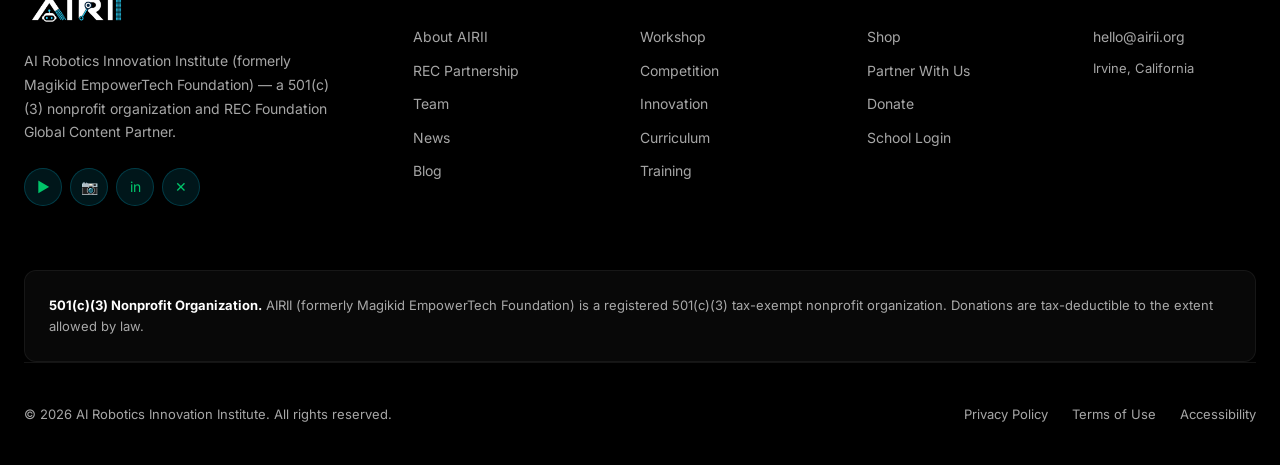
<file: shop.html>
<!DOCTYPE html>
<html lang="en">
<head>
    <meta charset="UTF-8">
    <meta name="viewport" content="width=device-width, initial-scale=1.0">
    <title>Shop — AIRII</title>
    <meta name="description" content="Shop AIRII — Game Manuals, Competition Kits, Curriculum Packages, and Training & Certification Courses.">
    <link rel="preconnect" href="https://fonts.googleapis.com">
    <link rel="preconnect" href="https://fonts.gstatic.com" crossorigin>
    <link href="https://fonts.googleapis.com/css2?family=Space+Grotesk:wght@400;500;700&family=Inter:wght@400;500;600&family=JetBrains+Mono:wght@500;600&display=swap" rel="stylesheet">
    <link rel="stylesheet" href="css/style.css">
</head>
<body class="theme-shop">
<!-- ===== Social Top Bar ===== -->
<div class="social-topbar">
    <div class="social-topbar-inner">
        <span>REC Foundation Global Content Partner · 501(c)(3) Nonprofit</span>
        <div class="social-topbar-links">
            <a href="https://youtube.com/@airii" target="_blank" rel="noopener"><svg viewBox="0 0 24 24" width="14" height="14" fill="currentColor"><path d="M23.498 6.186a3.016 3.016 0 0 0-2.122-2.136C19.505 3.545 12 3.545 12 3.545s-7.505 0-9.377.505A3.017 3.017 0 0 0 .502 6.186C0 8.07 0 12 0 12s0 3.93.502 5.814a3.016 3.016 0 0 0 2.122 2.136c1.871.505 9.376.505 9.376.505s7.505 0 9.377-.505a3.015 3.015 0 0 0 2.122-2.136C24 15.93 24 12 24 12s0-3.93-.502-5.814zM9.545 15.568V8.432L15.818 12l-6.273 3.568z"/></svg> YouTube</a>
            <a href="https://instagram.com/airii" target="_blank" rel="noopener"><svg viewBox="0 0 24 24" width="14" height="14" fill="currentColor"><path d="M12 2.163c3.204 0 3.584.012 4.85.07 3.252.148 4.771 1.691 4.919 4.919.058 1.265.069 1.645.069 4.849 0 3.205-.012 3.584-.069 4.849-.149 3.225-1.664 4.771-4.919 4.919-1.266.058-1.644.07-4.85.07-3.204 0-3.584-.012-4.849-.07-3.26-.149-4.771-1.699-4.919-4.92-.058-1.265-.07-1.644-.07-4.849 0-3.204.013-3.583.07-4.849.149-3.227 1.664-4.771 4.919-4.919 1.266-.057 1.645-.069 4.849-.069zM12 0C8.741 0 8.333.014 7.053.072 2.695.272.273 2.69.073 7.052.014 8.333 0 8.741 0 12c0 3.259.014 3.668.072 4.948.2 4.358 2.618 6.78 6.98 6.98C8.333 23.986 8.741 24 12 24c3.259 0 3.668-.014 4.948-.072 4.354-.2 6.782-2.618 6.979-6.98.059-1.28.073-1.689.073-4.948 0-3.259-.014-3.667-.072-4.947-.196-4.354-2.617-6.78-6.979-6.98C15.668.014 15.259 0 12 0zm0 5.838a6.162 6.162 0 1 0 0 12.324 6.162 6.162 0 0 0 0-12.324zM12 16a4 4 0 1 1 0-8 4 4 0 0 1 0 8zm6.406-11.845a1.44 1.44 0 1 0 0 2.881 1.44 1.44 0 0 0 0-2.881z"/></svg> Instagram</a>
            <a href="https://x.com/airii" target="_blank" rel="noopener"><svg viewBox="0 0 24 24" width="14" height="14" fill="currentColor"><path d="M18.244 2.25h3.308l-7.227 8.26 8.502 11.24H16.17l-5.214-6.817L4.99 21.75H1.68l7.73-8.835L1.254 2.25H8.08l4.713 6.231zm-1.161 17.52h1.833L7.084 4.126H5.117z"/></svg> X</a>
            <a href="https://www.xiaohongshu.com/user/profile/airii" target="_blank" rel="noopener"><svg viewBox="0 0 24 24" width="14" height="14" fill="currentColor"><path d="M12 2C6.48 2 2 6.48 2 12s4.48 10 10 10 10-4.48 10-10S17.52 2 12 2zm-2 6.5h4v1.2h-4V8.5zm0 3h4v1.2h-4V11.5zM8.5 5.5h1.2v13H8.5v-13zm5.8 0h1.2v13h-1.2v-13z"/></svg> 小红书</a>
            <a href="#wechat-channels" class="channels-trigger"><svg viewBox="0 0 24 24" width="14" height="14" fill="currentColor"><path d="M3 6c0-1.1.9-2 2-2h8c1.1 0 2 .9 2 2v12c0 1.1-.9 2-2 2H5c-1.1 0-2-.9-2-2V6zm14 3.5l4-2.5v10l-4-2.5v-5z"/></svg> 视频号</a>
            <a href="blog.html">Blog</a>
        </div>
    </div>
</div>


<nav class="navbar navbar-dark" id="navbar">
    <div class="nav-inner">
        <a href="index.html" class="nav-logo"><img src="images/magikid-logo.png" alt="AIRII" class="nav-logo-img"></a>
        <ul class="nav-menu">
            <li class="has-dropdown">
                <a href="about.html">About Us <span class="arrow">&#9662;</span></a>
                <div class="dropdown">
                    <a href="about.html#mission">Mission &amp; Vision</a>
                    <a href="about.html#story">Our Story</a>
                    <a href="about.html#rec-partnership">REC Foundation Partnership</a>
                    <a href="about.html#team">Team</a>
                    <a href="about.html#news">News &amp; Media</a>
            <a href="blog.html">Blog</a>
                    <a href="about.html#compliance">Compliance &amp; Transparency</a>
                </div>
            </li>
            <li><a href="workshop.html">Workshop</a></li>
            <li><a href="competition.html">Competition</a></li>
            <li><a href="innovation.html">Innovation</a></li>
            <li><a href="curriculum.html">Curriculum</a></li>
            <li><a href="training.html">Training</a></li>
        </ul>
        <div class="nav-tools">
            <a href="shop.html" class="nav-tool-link">Shop</a>
            <a href="donate.html" class="nav-tool-link" style="color:var(--color-cyan); font-weight:700;">Donate</a>
            <a href="#" class="nav-tool-link">EN / 中文</a>
            
            <a href="index.html#partner" class="btn btn-primary btn-sm">Partner With Us &rarr;</a>
            <button class="nav-toggle" aria-label="Menu"><span></span><span></span><span></span></button>
        </div>
    </div>
</nav>

<section class="page-header">
    <div class="container">
        <div class="breadcrumb"><a href="index.html">Home</a> <span>/</span> <span>Shop</span></div>
        <span class="eyebrow">Shop</span>
        <h1>Everything You Need<br>to Build &amp; Compete</h1>
        <p>Game manuals and competition kits, curriculum packages, and training &amp; certification courses — all in one place. Schools and organizations can request bulk pricing.</p>
    </div>
</section>

<!-- ===== Page Visual ===== -->
<section class="section section-light">
    <div class="container">
        <div class="split-section fade-up">
            <div class="split-section-image"><img src="images/Shop_Big_1.png" alt="Official AIRII Gear"></div>
            <div>
                <span class="eyebrow">In Action</span>
                <h2>Official AIRII Gear</h2>
                <p style="color:var(--text-muted); font-size:1.0625rem;">Game manuals, competition kits, curriculum packages, and certification courses.</p>
                <a href="https://youtube.com/@airii" target="_blank" rel="noopener" class="btn btn-primary btn-sm">Watch on YouTube &rarr;</a>
            </div>
        </div>
        <div class="media-gallery fade-up" style="margin-top: 64px;">
            <div class="media-item"><img src="images/Shop_Big_1.png" alt="Competition Kit"><div class="media-overlay"><span class="media-caption">Competition Kit</span></div></div>
<div class="media-item"><img src="images/Curriculum_Big_1.png" alt="Curriculum"><div class="media-overlay"><span class="media-caption">Curriculum</span></div></div>
<div class="media-item"><img src="images/Training_1.png" alt="Training"><div class="media-overlay"><span class="media-caption">Training</span></div></div>
        </div>
    </div>
</section>


<!-- ===== Category Filter ===== -->
<section class="section">
    <div class="container">
        <div class="filter-tags fade-up" style="margin-bottom: 40px;">
            <span class="filter-tag active">All Products</span>
            <span class="filter-tag">Game Manual &amp; Kits</span>
            <span class="filter-tag">Curriculum</span>
            <span class="filter-tag">Training &amp; Certification</span>
        </div>

        <!-- Game Manual & Competition Kits -->
        <div class="fade-up" style="margin-bottom: 48px;">
            <h3 style="margin-bottom: 8px;">Game Manual &amp; Competition Kits</h3>
            <p style="color: var(--text-muted); margin-bottom: 24px;">Official rulebooks, field elements, and equipment for the AI Robotics World Championship.</p>
            <div class="product-grid">
                <div class="product-card">
                    <div class="product-card-img"><span class="product-emoji">&#128214;</span></div>
                    <div class="product-card-body">
                        <span class="product-card-tag">Game Manual</span>
                        <h5>2026 Game Manual — Digital</h5>
                        <p>Complete rulebook, field diagrams, and scoring sheets. PDF + online interactive format.</p>
                        <div class="product-card-footer"><span class="product-price">Free</span><a href="#" class="btn btn-primary btn-sm">Download</a></div>
                    </div>
                </div>
                <div class="product-card">
                    <div class="product-card-img"><span class="product-emoji">&#129517;</span></div>
                    <div class="product-card-body">
                        <span class="product-card-tag">Starter Kit</span>
                        <h5>Competition Starter Kit</h5>
                        <p>Game manual, field elements, scoring props, and basic robot chassis. Everything to start a team.</p>
                        <div class="product-card-footer"><span class="product-price">$499</span><a href="#" class="btn btn-primary btn-sm">Add to Cart</a></div>
                    </div>
                </div>
                <div class="product-card">
                    <div class="product-card-img"><span class="product-emoji">&#129302;</span></div>
                    <div class="product-card-body">
                        <span class="product-card-tag">Pro Kit</span>
                        <h5>Competition Pro Kit</h5>
                        <p>Starter kit + vision sensor, GPS module, and advanced actuators. For teams ready to compete at the highest level.</p>
                        <div class="product-card-footer"><span class="product-price">$899</span><a href="#" class="btn btn-primary btn-sm">Add to Cart</a></div>
                    </div>
                </div>
                <div class="product-card">
                    <div class="product-card-img"><span class="product-emoji">&#128744;</span></div>
                    <div class="product-card-body">
                        <span class="product-card-tag">Add-On</span>
                        <h5>Drone Module Kit</h5>
                        <p>Tello drone + programming kit for drone competition events. Includes spare props and battery.</p>
                        <div class="product-card-footer"><span class="product-price">$249</span><a href="#" class="btn btn-primary btn-sm">Add to Cart</a></div>
                    </div>
                </div>
            </div>
        </div>

        <!-- Curriculum Packages -->
        <div class="fade-up" style="margin-bottom: 48px;">
            <h3 style="margin-bottom: 8px;">Curriculum Packages</h3>
            <p style="color: var(--text-muted); margin-bottom: 24px;">Stage-based curriculum packages for schools and homeschool programs.</p>
            <div class="product-grid">
                <div class="product-card">
                    <div class="product-card-img"><span class="product-emoji">&#128218;</span></div>
                    <div class="product-card-body">
                        <span class="product-card-tag">Stage 1 · GK-1</span>
                        <h5>Robot Rookies — Full Package</h5>
                        <p>12-week curriculum, teacher guide, student workbooks, and digital activities. For up to 30 students.</p>
                        <div class="product-card-footer"><span class="product-price">$599</span><a href="#" class="btn btn-primary btn-sm">Add to Cart</a></div>
                    </div>
                </div>
                <div class="product-card">
                    <div class="product-card-img"><span class="product-emoji">&#128300;</span></div>
                    <div class="product-card-body">
                        <span class="product-card-tag">Stage 2 · G2-4</span>
                        <h5>Robot Explorers — Full Package</h5>
                        <p>16-week curriculum with sensor kits, coding platform license, and competition prep materials.</p>
                        <div class="product-card-footer"><span class="product-price">$799</span><a href="#" class="btn btn-primary btn-sm">Add to Cart</a></div>
                    </div>
                </div>
                <div class="product-card">
                    <div class="product-card-img"><span class="product-emoji">&#128187;</span></div>
                    <div class="product-card-body">
                        <span class="project-card-tag tag-ros">Stage 3 · G5-8</span>
                        <h5>Robot Pioneers — Full Package</h5>
                        <p>20-week curriculum covering Python, ROS fundamentals, computer vision, and GPS navigation.</p>
                        <div class="product-card-footer"><span class="product-price">$999</span><a href="#" class="btn btn-primary btn-sm">Add to Cart</a></div>
                    </div>
                </div>
                <div class="product-card">
                    <div class="product-card-img"><span class="product-emoji">&#129504;</span></div>
                    <div class="product-card-body">
                        <span class="project-card-tag tag-ai">Stage 4 · G9-12</span>
                        <h5>Robot Innovators — Full Package</h5>
                        <p>24-week advanced curriculum: AI model training, RL, ROS2, multi-robot systems, and innovation project framework.</p>
                        <div class="product-card-footer"><span class="product-price">$1,299</span><a href="#" class="btn btn-primary btn-sm">Add to Cart</a></div>
                    </div>
                </div>
            </div>
        </div>

        <!-- Training & Certification -->
        <div class="fade-up">
            <h3 style="margin-bottom: 8px;">Training &amp; Certification</h3>
            <p style="color: var(--text-muted); margin-bottom: 24px;">Online certification courses for educators and coaches. <a href="training.html" style="color:var(--color-primary);">See full details &rarr;</a></p>
            <div class="product-grid">
                <div class="product-card">
                    <div class="product-card-img"><span class="product-emoji">&#129302;</span></div>
                    <div class="product-card-body">
                        <span class="product-card-tag">Level 1</span>
                        <h5>Robotics Coaching Essentials</h5>
                        <p>Self-paced online course. 4-6 weeks. Foundation certification for new coaches.</p>
                        <div class="product-card-footer"><span class="product-price">$299</span><a href="#" class="btn btn-primary btn-sm">Enroll</a></div>
                    </div>
                </div>
                <div class="product-card">
                    <div class="product-card-img"><span class="product-emoji">&#128064;</span></div>
                    <div class="product-card-body">
                        <span class="product-card-tag">Level 2</span>
                        <h5>Computer Vision for Coaches</h5>
                        <p>OpenCV, YOLO, and edge deployment. For coaches ready to teach advanced topics.</p>
                        <div class="product-card-footer"><span class="product-price">$399</span><a href="#" class="btn btn-primary btn-sm">Enroll</a></div>
                    </div>
                </div>
                <div class="product-card">
                    <div class="product-card-img"><span class="product-emoji">&#128225;</span></div>
                    <div class="product-card-body">
                        <span class="product-card-tag">Level 2</span>
                        <h5>ROS for Educators</h5>
                        <p>Master ROS2 and learn to teach it. From basic nodes to multi-robot coordination.</p>
                        <div class="product-card-footer"><span class="product-price">$449</span><a href="#" class="btn btn-primary btn-sm">Enroll</a></div>
                    </div>
                </div>
                <div class="product-card">
                    <div class="product-card-img"><span class="product-emoji">&#127881;</span></div>
                    <div class="product-card-body">
                        <span class="project-card-tag tag-ai">Bundle</span>
                        <h5>Full Certification Track</h5>
                        <p>All 5 certification courses bundled. Save 25% on the complete pathway.</p>
                        <div class="product-card-footer"><span class="product-price">$1,699</span><a href="#" class="btn btn-primary btn-sm">Enroll</a></div>
                    </div>
                </div>
            </div>
        </div>
    </div>
</section>

<!-- ===== Bulk Pricing Note ===== -->
<section class="section section-light">
    <div class="container">
        <div class="fade-up" style="background: var(--color-white); padding: 40px; border-radius: var(--radius-lg); border: 1px solid var(--color-gray-200); text-align: center; max-width: 800px; margin: 0 auto;">
            <div style="font-size: 3rem; margin-bottom: 16px;">&#127979;</div>
            <h3 style="margin-bottom: 12px;">Schools &amp; Organizations</h3>
            <p style="color: var(--text-muted); margin-bottom: 24px; max-width: 560px; margin-left: auto; margin-right: auto;">Need bulk pricing for multiple teams, classrooms, or teacher cohorts? We offer tiered discounts for schools, districts, and community organizations.</p>
            <a href="mailto:schools@airii.org" class="btn btn-primary">Request Bulk Pricing &rarr;</a>
        </div>
    </div>
</section>

<!-- ===== Bottom Image Banner ===== -->
<section class="bottom-banner">
    <div class="bottom-banner__bg" style="background-image:url('images/Banner_Shop_1.png');"></div>
    <div class="bottom-banner__overlay"></div>
    <div class="container">
        <div class="bottom-banner__content fade-up">
            <span class="eyebrow eyebrow-light">Shop</span>
            <h2>Everything You Need, In One Place</h2>
            <p>Game manuals, competition kits, curriculum packages, and certification courses — ready to ship.</p>
            <div class="bottom-banner__actions">
                <a href="mailto:hello@airii.org" class="btn btn-primary btn-lg">Request Bulk Pricing →</a>
            </div>
        </div>
    </div>
</section>


<footer class="footer">
    <div class="container">
        <div class="footer-grid">
            <div class="footer-brand">
                <a href="index.html" class="nav-logo"><img src="images/airii-logo.png" alt="AIRII" class="nav-logo-img"></a>
                <p>AI Robotics Innovation Institute (formerly Magikid EmpowerTech Foundation) — a 501(c)(3) nonprofit organization and REC Foundation Global Content Partner.</p>
                <div class="footer-social"><a href="#">&#9654;</a><a href="#">&#128247;</a><a href="#">in</a><a href="#">&#10005;</a></div>
            </div>
            <div class="footer-col"><h6>About</h6><ul><li><a href="about.html">About AIRII</a></li><li><a href="about.html#rec-partnership">REC Partnership</a></li><li><a href="about.html#team">Team</a></li><li><a href="about.html#news">News</a></li>
                    <li><a href="blog.html">Blog</a></li></ul></div>
            <div class="footer-col"><h6>Programs</h6><ul><li><a href="workshop.html">Workshop</a></li><li><a href="competition.html">Competition</a></li><li><a href="innovation.html">Innovation</a></li><li><a href="curriculum.html">Curriculum</a></li><li><a href="training.html">Training</a></li></ul></div>
            <div class="footer-col"><h6>Engage</h6><ul><li><a href="shop.html">Shop</a></li><li><a href="index.html#partner">Partner With Us</a></li><li><a href="donate.html">Donate</a></li><li><a href="#">School Login</a></li></ul></div>
            <div class="footer-col"><h6>Contact</h6><ul><li><a href="mailto:hello@airii.org">hello@airii.org</a></li><li style="color:var(--text-light-muted); font-size:0.8125rem;">Irvine, California</li></ul></div>
        </div>
        <div class="footer-compliance"><strong style="color:var(--color-white);">501(c)(3) Nonprofit Organization.</strong> AIRII (formerly Magikid EmpowerTech Foundation) is a registered 501(c)(3) tax-exempt nonprofit organization. Donations are tax-deductible to the extent allowed by law.</div>
        <div class="footer-bottom"><p>&copy; 2026 AI Robotics Innovation Institute. All rights reserved.</p><div class="footer-legal"><a href="#">Privacy Policy</a><a href="#">Terms of Use</a><a href="#">Accessibility</a></div></div>
    </div>
</footer>

<script src="js/main.js"></script>

<!-- ===== WeChat QR Modal ===== -->
<div class="modal-overlay" id="wechatModal">
    <div class="modal-content">
        <button class="modal-close" id="closeWechat">&times;</button>
        <div class="qr-placeholder">WeChat QR Code</div>
        <h4>Follow AIRII on WeChat</h4>
        <p style="color:var(--text-muted); font-size:0.9375rem;">Scan the QR code with WeChat to follow our official account and get event updates.</p>
    </div>
</div>

<!-- ===== WeChat Channels Modal ===== -->
<div class="modal-overlay" id="channels-modal">
    <div class="modal-content">
        <button class="modal-close" onclick="document.getElementById('channels-modal').classList.remove('active')">&times;</button>
        <h3 style="margin-bottom:8px;">WeChat Channels / 微信视频号</h3>
        <p style="font-size:0.875rem;color:var(--text-muted);margin-bottom:20px;">Scan to follow AIRII on WeChat Channels<br>扫码关注 AIRII 微信视频号</p>
        <div class="qr-placeholder">
            <div style="text-align:center;">
                <div style="font-size:2rem;margin-bottom:8px;">📹</div>
                <div style="font-size:0.75rem;">QR Code<br>视频号二维码</div>
            </div>
        </div>
        <p style="font-size:0.8125rem;color:var(--text-muted);">Search "AIRII" on WeChat Channels<br>在微信视频号搜索 "AIRII"</p>
    </div>
</div>
<script>
document.querySelectorAll('.channels-trigger').forEach(function(el){
    el.addEventListener('click', function(e){
        e.preventDefault();
        document.getElementById('channels-modal').classList.add('active');
    });
});
</script>

</body>
</html>
</file>
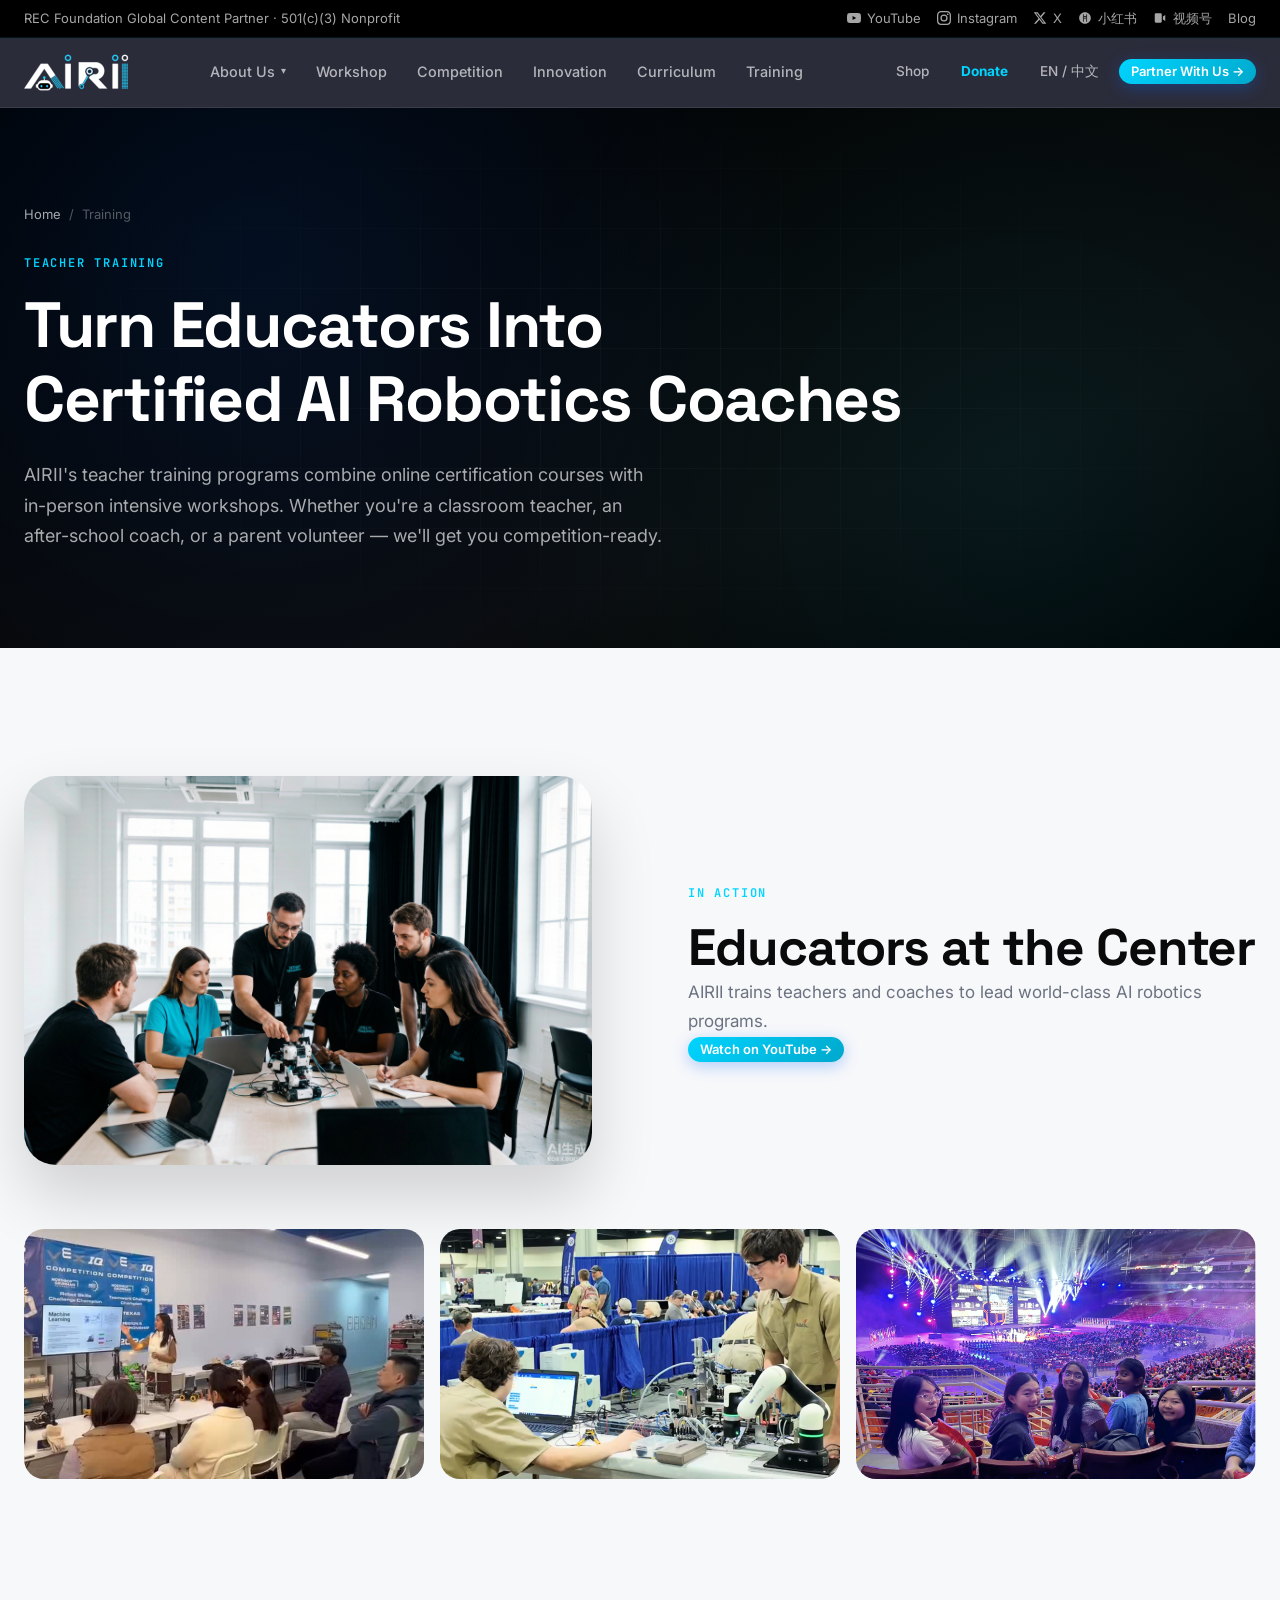
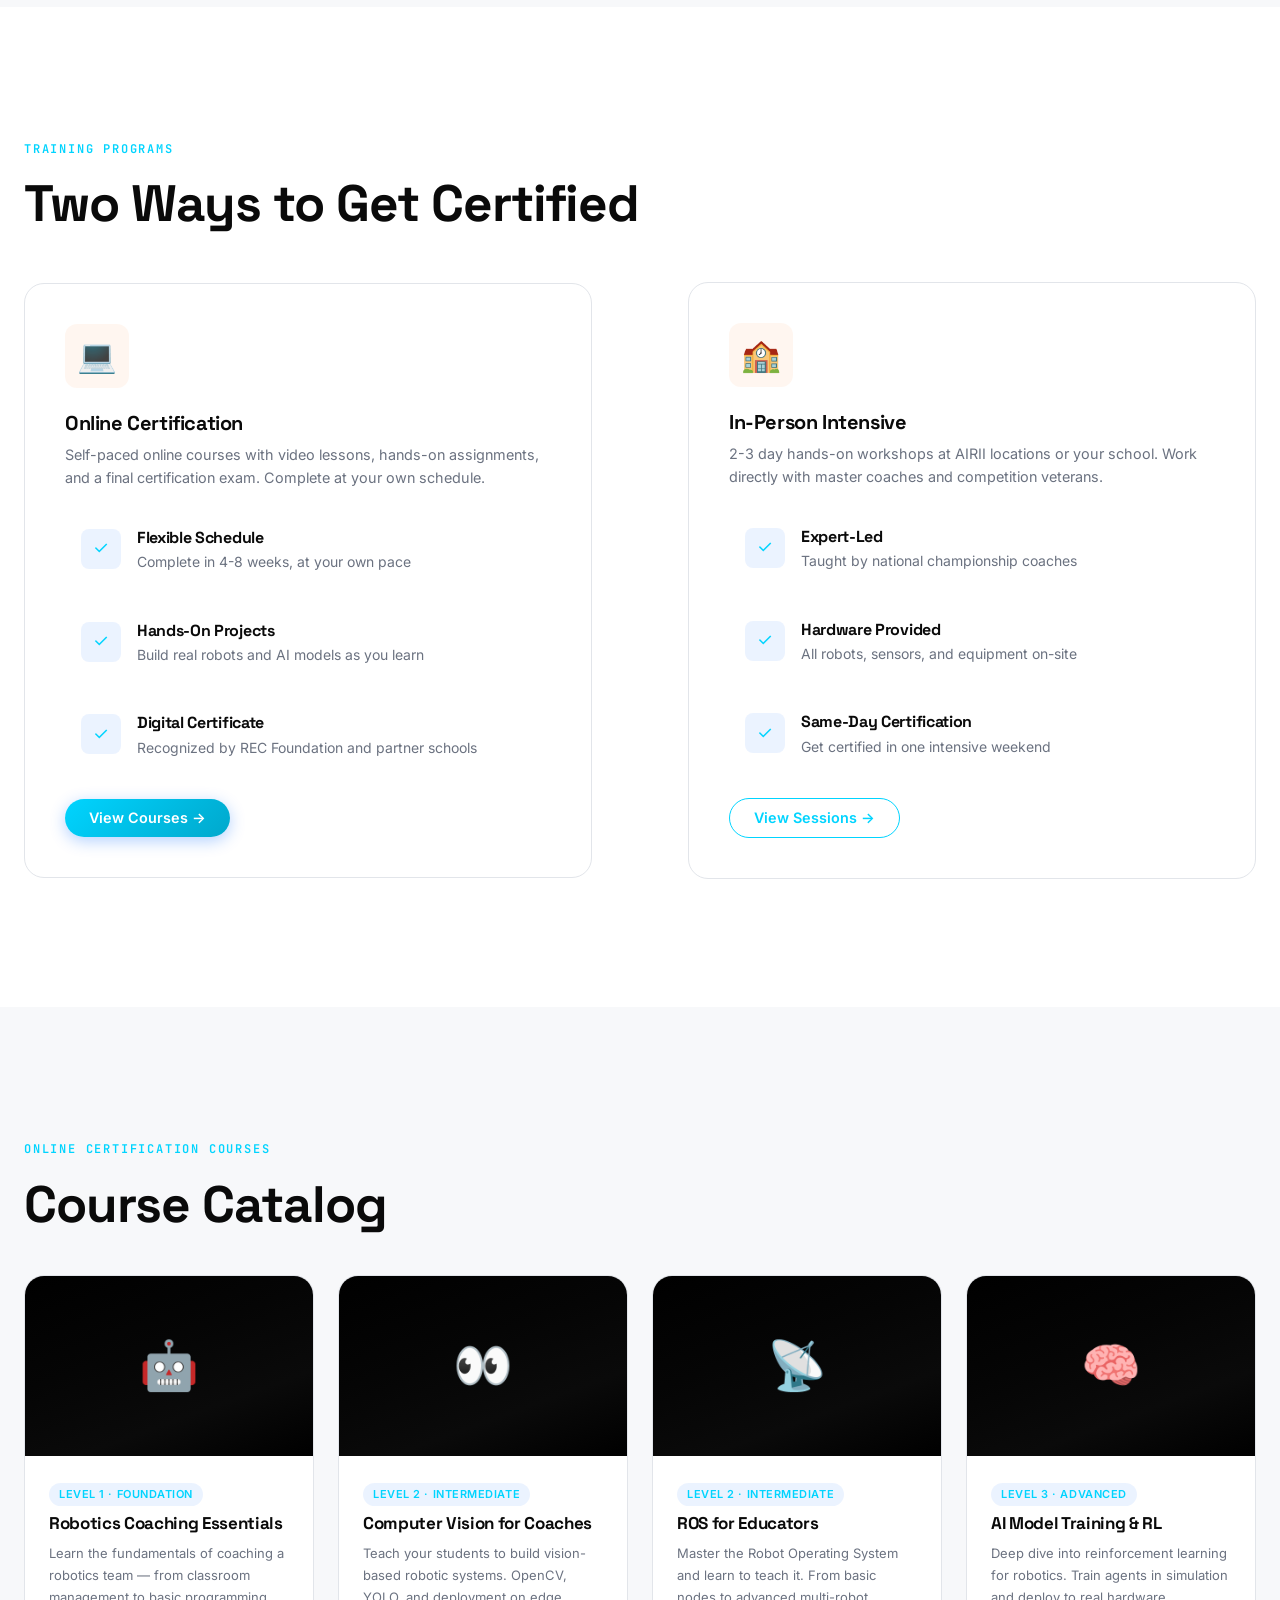
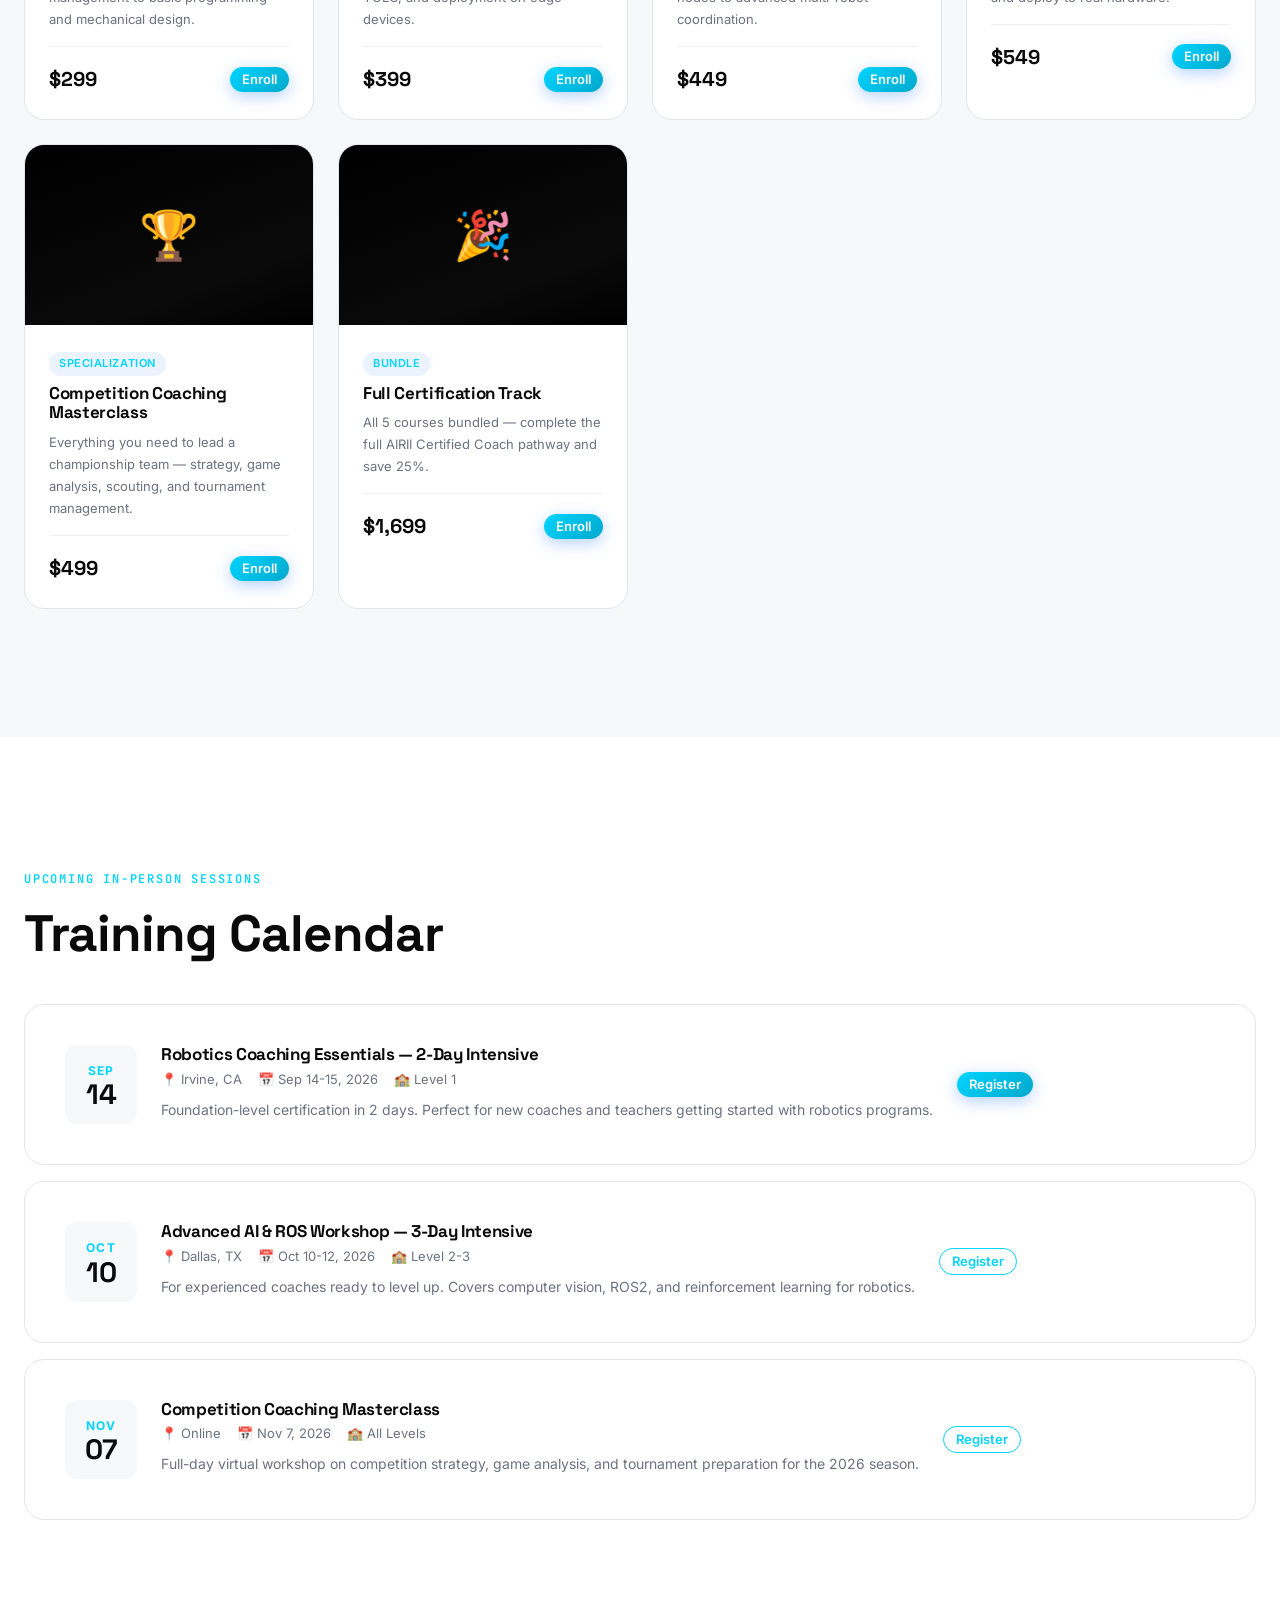
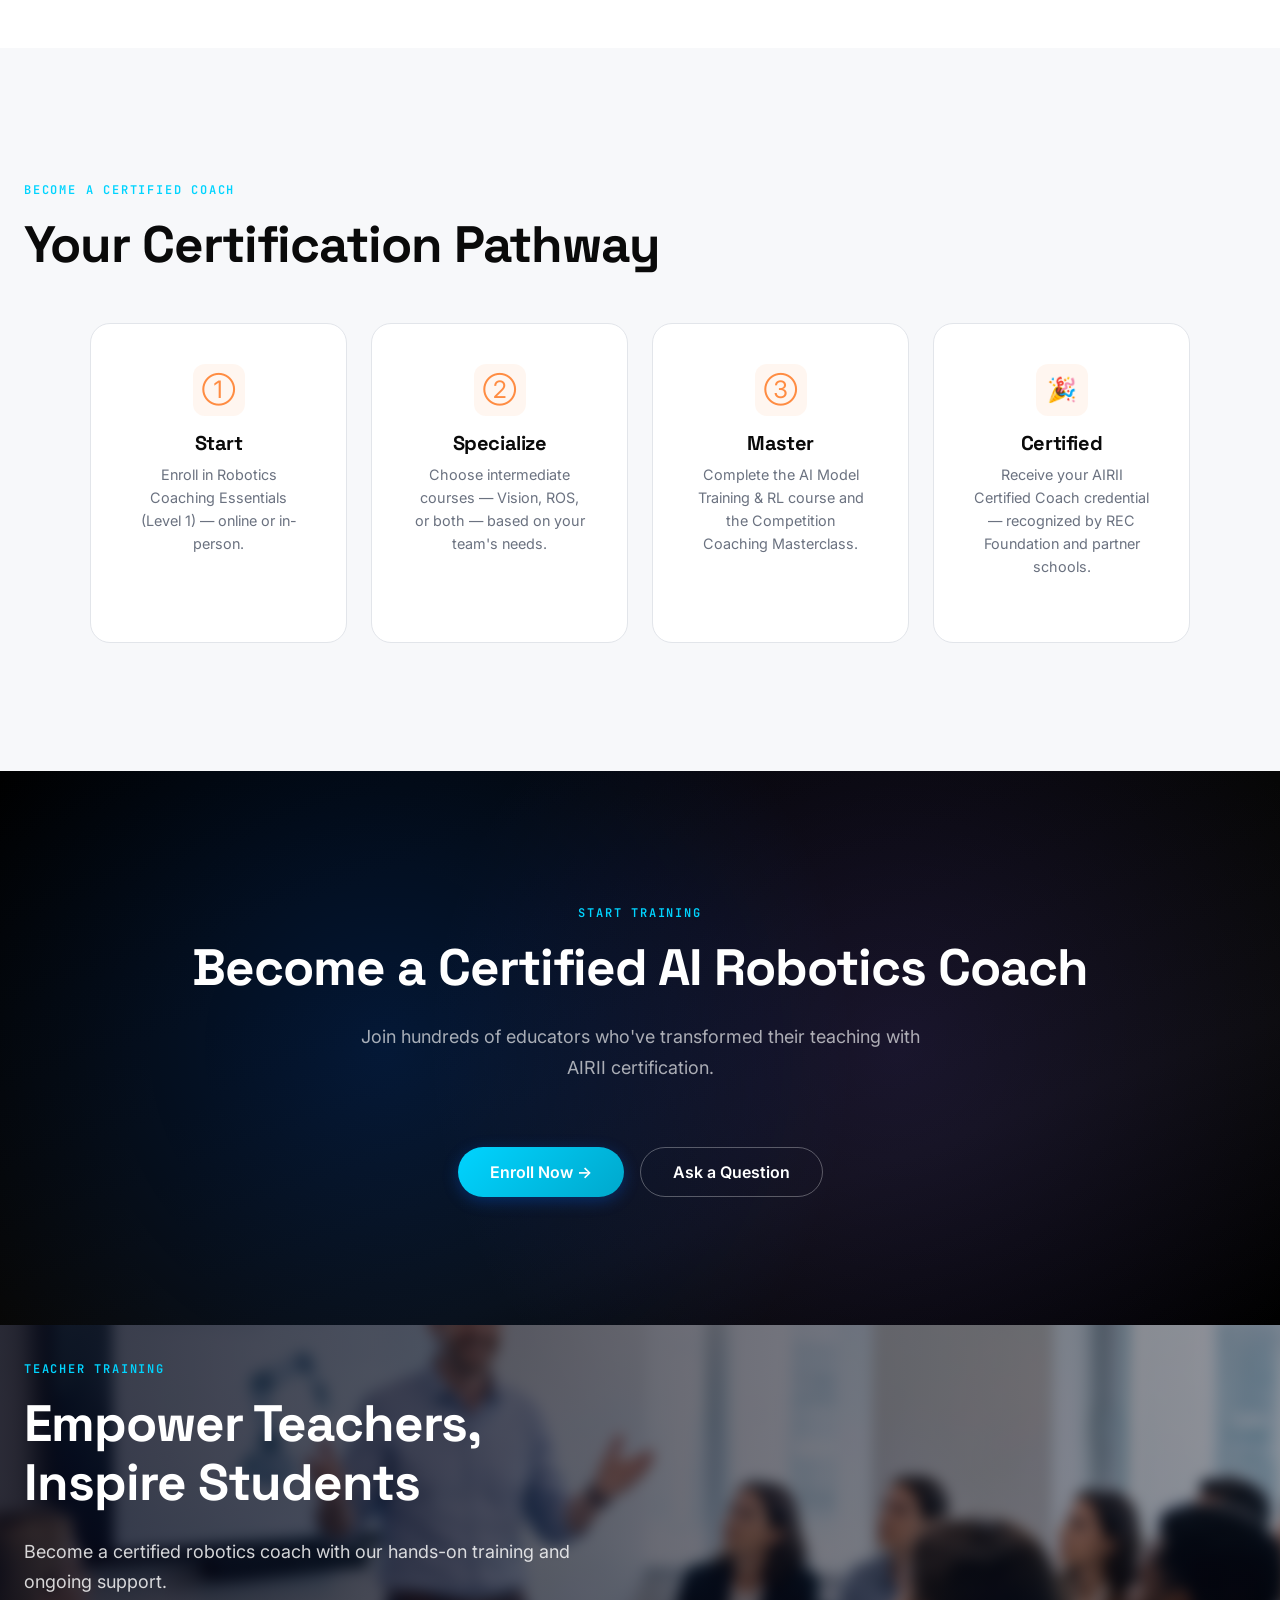
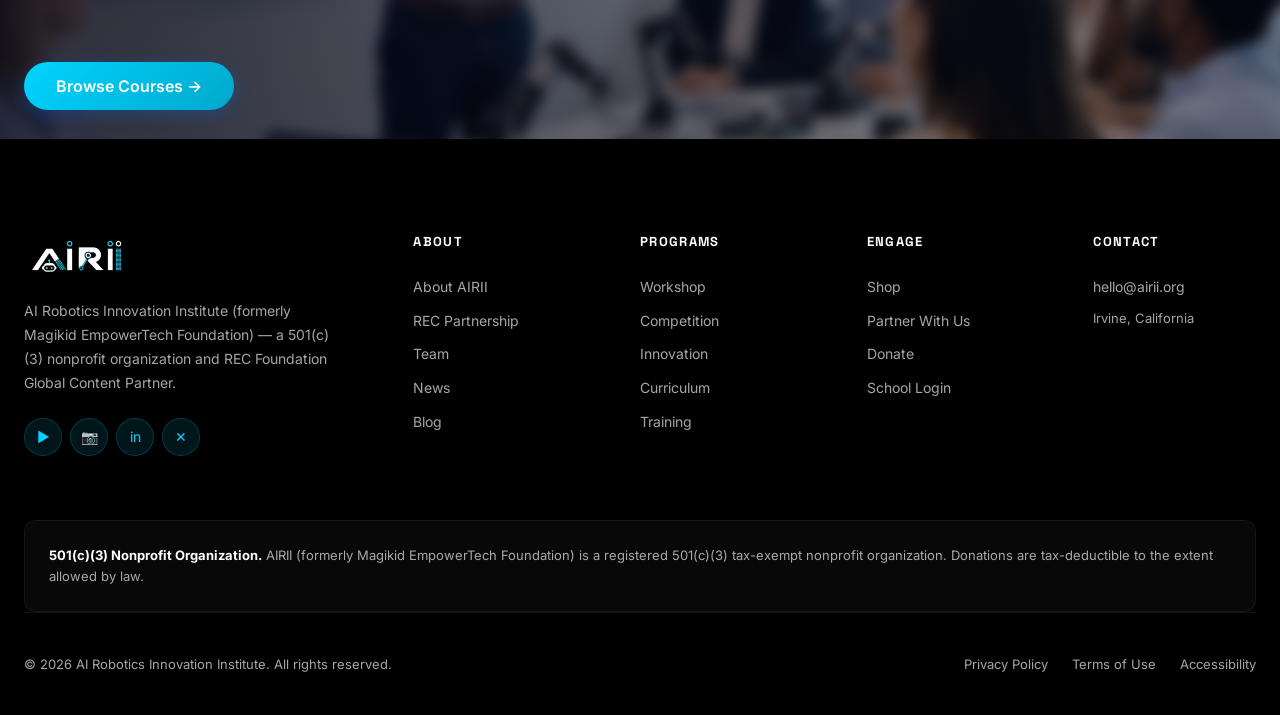
<file: training.html>
<!DOCTYPE html>
<html lang="en">
<head>
    <meta charset="UTF-8">
    <meta name="viewport" content="width=device-width, initial-scale=1.0">
    <title>Teacher Training — AIRII</title>
    <meta name="description" content="Online and in-person AI robotics teacher training and certification programs. Become a certified AIRII coach.">
    <link rel="preconnect" href="https://fonts.googleapis.com">
    <link rel="preconnect" href="https://fonts.gstatic.com" crossorigin>
    <link href="https://fonts.googleapis.com/css2?family=Space+Grotesk:wght@400;500;700&family=Inter:wght@400;500;600&family=JetBrains+Mono:wght@500;600&display=swap" rel="stylesheet">
    <link rel="stylesheet" href="css/style.css">
</head>
<body>
<!-- ===== Social Top Bar ===== -->
<div class="social-topbar">
    <div class="social-topbar-inner">
        <span>REC Foundation Global Content Partner · 501(c)(3) Nonprofit</span>
        <div class="social-topbar-links">
            <a href="https://youtube.com/@airii" target="_blank" rel="noopener"><svg viewBox="0 0 24 24" width="14" height="14" fill="currentColor"><path d="M23.498 6.186a3.016 3.016 0 0 0-2.122-2.136C19.505 3.545 12 3.545 12 3.545s-7.505 0-9.377.505A3.017 3.017 0 0 0 .502 6.186C0 8.07 0 12 0 12s0 3.93.502 5.814a3.016 3.016 0 0 0 2.122 2.136c1.871.505 9.376.505 9.376.505s7.505 0 9.377-.505a3.015 3.015 0 0 0 2.122-2.136C24 15.93 24 12 24 12s0-3.93-.502-5.814zM9.545 15.568V8.432L15.818 12l-6.273 3.568z"/></svg> YouTube</a>
            <a href="https://instagram.com/airii" target="_blank" rel="noopener"><svg viewBox="0 0 24 24" width="14" height="14" fill="currentColor"><path d="M12 2.163c3.204 0 3.584.012 4.85.07 3.252.148 4.771 1.691 4.919 4.919.058 1.265.069 1.645.069 4.849 0 3.205-.012 3.584-.069 4.849-.149 3.225-1.664 4.771-4.919 4.919-1.266.058-1.644.07-4.85.07-3.204 0-3.584-.012-4.849-.07-3.26-.149-4.771-1.699-4.919-4.92-.058-1.265-.07-1.644-.07-4.849 0-3.204.013-3.583.07-4.849.149-3.227 1.664-4.771 4.919-4.919 1.266-.057 1.645-.069 4.849-.069zM12 0C8.741 0 8.333.014 7.053.072 2.695.272.273 2.69.073 7.052.014 8.333 0 8.741 0 12c0 3.259.014 3.668.072 4.948.2 4.358 2.618 6.78 6.98 6.98C8.333 23.986 8.741 24 12 24c3.259 0 3.668-.014 4.948-.072 4.354-.2 6.782-2.618 6.979-6.98.059-1.28.073-1.689.073-4.948 0-3.259-.014-3.667-.072-4.947-.196-4.354-2.617-6.78-6.979-6.98C15.668.014 15.259 0 12 0zm0 5.838a6.162 6.162 0 1 0 0 12.324 6.162 6.162 0 0 0 0-12.324zM12 16a4 4 0 1 1 0-8 4 4 0 0 1 0 8zm6.406-11.845a1.44 1.44 0 1 0 0 2.881 1.44 1.44 0 0 0 0-2.881z"/></svg> Instagram</a>
            <a href="https://x.com/airii" target="_blank" rel="noopener"><svg viewBox="0 0 24 24" width="14" height="14" fill="currentColor"><path d="M18.244 2.25h3.308l-7.227 8.26 8.502 11.24H16.17l-5.214-6.817L4.99 21.75H1.68l7.73-8.835L1.254 2.25H8.08l4.713 6.231zm-1.161 17.52h1.833L7.084 4.126H5.117z"/></svg> X</a>
            <a href="https://www.xiaohongshu.com/user/profile/airii" target="_blank" rel="noopener"><svg viewBox="0 0 24 24" width="14" height="14" fill="currentColor"><path d="M12 2C6.48 2 2 6.48 2 12s4.48 10 10 10 10-4.48 10-10S17.52 2 12 2zm-2 6.5h4v1.2h-4V8.5zm0 3h4v1.2h-4V11.5zM8.5 5.5h1.2v13H8.5v-13zm5.8 0h1.2v13h-1.2v-13z"/></svg> 小红书</a>
            <a href="#wechat-channels" class="channels-trigger"><svg viewBox="0 0 24 24" width="14" height="14" fill="currentColor"><path d="M3 6c0-1.1.9-2 2-2h8c1.1 0 2 .9 2 2v12c0 1.1-.9 2-2 2H5c-1.1 0-2-.9-2-2V6zm14 3.5l4-2.5v10l-4-2.5v-5z"/></svg> 视频号</a>
            <a href="blog.html">Blog</a>
        </div>
    </div>
</div>


<nav class="navbar navbar-dark" id="navbar">
    <div class="nav-inner">
        <a href="index.html" class="nav-logo"><img src="images/magikid-logo.png" alt="AIRII" class="nav-logo-img"></a>
        <ul class="nav-menu">
            <li class="has-dropdown">
                <a href="about.html">About Us <span class="arrow">&#9662;</span></a>
                <div class="dropdown">
                    <a href="about.html#mission">Mission &amp; Vision</a>
                    <a href="about.html#story">Our Story</a>
                    <a href="about.html#rec-partnership">REC Foundation Partnership</a>
                    <a href="about.html#team">Team</a>
                    <a href="about.html#news">News &amp; Media</a>
            <a href="blog.html">Blog</a>
                    <a href="about.html#compliance">Compliance &amp; Transparency</a>
                </div>
            </li>
            <li><a href="workshop.html">Workshop</a></li>
            <li><a href="competition.html">Competition</a></li>
            <li><a href="innovation.html">Innovation</a></li>
            <li><a href="curriculum.html">Curriculum</a></li>
            <li><a href="training.html">Training</a></li>
        </ul>
        <div class="nav-tools">
            <a href="shop.html" class="nav-tool-link">Shop</a>
            <a href="donate.html" class="nav-tool-link" style="color:var(--color-cyan); font-weight:700;">Donate</a>
            <a href="#" class="nav-tool-link">EN / 中文</a>
            
            <a href="index.html#partner" class="btn btn-primary btn-sm">Partner With Us &rarr;</a>
            <button class="nav-toggle" aria-label="Menu"><span></span><span></span><span></span></button>
        </div>
    </div>
</nav>

<section class="page-header">
    <div class="container">
        <div class="breadcrumb"><a href="index.html">Home</a> <span>/</span> <span>Training</span></div>
        <span class="eyebrow">Teacher Training</span>
        <h1>Turn Educators Into<br>Certified AI Robotics Coaches</h1>
        <p>AIRII's teacher training programs combine online certification courses with in-person intensive workshops. Whether you're a classroom teacher, an after-school coach, or a parent volunteer — we'll get you competition-ready.</p>
    </div>
</section>

<!-- ===== Page Visual ===== -->
<section class="section section-light">
    <div class="container">
        <div class="split-section fade-up">
            <div class="split-section-image"><img src="images/Training_Big_1.png" alt="Educators at the Center"></div>
            <div>
                <span class="eyebrow">In Action</span>
                <h2>Educators at the Center</h2>
                <p style="color:var(--text-muted); font-size:1.0625rem;">AIRII trains teachers and coaches to lead world-class AI robotics programs.</p>
                <a href="https://youtube.com/@airii" target="_blank" rel="noopener" class="btn btn-primary btn-sm">Watch on YouTube &rarr;</a>
            </div>
        </div>
        <div class="media-gallery fade-up" style="margin-top: 64px;">
            <div class="media-item"><img src="images/Training_1.png" alt="Certification"><div class="media-overlay"><span class="media-caption">Certification</span></div></div>
<div class="media-item"><img src="images/Workshop_Big_1.png" alt="Practicum"><div class="media-overlay"><span class="media-caption">Practicum</span></div></div>
<div class="media-item"><img src="images/Competition_Big_1.png" alt="Coach Network"><div class="media-overlay"><span class="media-caption">Coach Network</span></div></div>
        </div>
    </div>
</section>


<!-- ===== Training Programs ===== -->
<section class="section" id="programs">
    <div class="container">
        <div class="fade-up" style="margin-bottom: 48px;">
            <span class="eyebrow">Training Programs</span>
            <h2>Two Ways to Get Certified</h2>
        </div>

        <div class="two-col">
            <div class="section-card card-training fade-up" style="padding: 40px;">
                <div class="section-card-icon" style="width:64px; height:64px; font-size:2rem;">&#128187;</div>
                <h3>Online Certification</h3>
                <p style="margin-bottom:24px;">Self-paced online courses with video lessons, hands-on assignments, and a final certification exam. Complete at your own schedule.</p>
                <div class="feature-list" style="margin-bottom:24px;">
                    <div class="feature-item"><div class="feature-icon">&#10003;</div><div><h5>Flexible Schedule</h5><p>Complete in 4-8 weeks, at your own pace</p></div></div>
                    <div class="feature-item"><div class="feature-icon">&#10003;</div><div><h5>Hands-On Projects</h5><p>Build real robots and AI models as you learn</p></div></div>
                    <div class="feature-item"><div class="feature-icon">&#10003;</div><div><h5>Digital Certificate</h5><p>Recognized by REC Foundation and partner schools</p></div></div>
                </div>
                <a href="shop.html" class="btn btn-primary">View Courses &rarr;</a>
            </div>
            <div class="section-card card-training fade-up" style="padding: 40px;">
                <div class="section-card-icon" style="width:64px; height:64px; font-size:2rem;">&#127979;</div>
                <h3>In-Person Intensive</h3>
                <p style="margin-bottom:24px;">2-3 day hands-on workshops at AIRII locations or your school. Work directly with master coaches and competition veterans.</p>
                <div class="feature-list" style="margin-bottom:24px;">
                    <div class="feature-item"><div class="feature-icon">&#10003;</div><div><h5>Expert-Led</h5><p>Taught by national championship coaches</p></div></div>
                    <div class="feature-item"><div class="feature-icon">&#10003;</div><div><h5>Hardware Provided</h5><p>All robots, sensors, and equipment on-site</p></div></div>
                    <div class="feature-item"><div class="feature-icon">&#10003;</div><div><h5>Same-Day Certification</h5><p>Get certified in one intensive weekend</p></div></div>
                </div>
                <a href="#sessions" class="btn btn-ghost">View Sessions &rarr;</a>
            </div>
        </div>
    </div>
</section>

<!-- ===== Online Certification Courses ===== -->
<section class="section section-light" id="certification">
    <div class="container">
        <div class="fade-up" style="margin-bottom: 40px;">
            <span class="eyebrow">Online Certification Courses</span>
            <h2>Course Catalog</h2>
        </div>

        <div class="product-grid">
            <div class="product-card fade-up">
                <div class="product-card-img"><span class="product-emoji">&#129302;</span></div>
                <div class="product-card-body">
                    <span class="product-card-tag">Level 1 · Foundation</span>
                    <h5>Robotics Coaching Essentials</h5>
                    <p>Learn the fundamentals of coaching a robotics team — from classroom management to basic programming and mechanical design.</p>
                    <div class="product-card-footer">
                        <span class="product-price">$299</span>
                        <a href="shop.html" class="btn btn-primary btn-sm">Enroll</a>
                    </div>
                </div>
            </div>
            <div class="product-card fade-up">
                <div class="product-card-img"><span class="product-emoji">&#128064;</span></div>
                <div class="product-card-body">
                    <span class="product-card-tag">Level 2 · Intermediate</span>
                    <h5>Computer Vision for Coaches</h5>
                    <p>Teach your students to build vision-based robotic systems. OpenCV, YOLO, and deployment on edge devices.</p>
                    <div class="product-card-footer">
                        <span class="product-price">$399</span>
                        <a href="shop.html" class="btn btn-primary btn-sm">Enroll</a>
                    </div>
                </div>
            </div>
            <div class="product-card fade-up">
                <div class="product-card-img"><span class="product-emoji">&#128225;</span></div>
                <div class="product-card-body">
                    <span class="product-card-tag">Level 2 · Intermediate</span>
                    <h5>ROS for Educators</h5>
                    <p>Master the Robot Operating System and learn to teach it. From basic nodes to advanced multi-robot coordination.</p>
                    <div class="product-card-footer">
                        <span class="product-price">$449</span>
                        <a href="shop.html" class="btn btn-primary btn-sm">Enroll</a>
                    </div>
                </div>
            </div>
            <div class="product-card fade-up">
                <div class="product-card-img"><span class="product-emoji">&#129504;</span></div>
                <div class="product-card-body">
                    <span class="product-card-tag">Level 3 · Advanced</span>
                    <h5>AI Model Training &amp; RL</h5>
                    <p>Deep dive into reinforcement learning for robotics. Train agents in simulation and deploy to real hardware.</p>
                    <div class="product-card-footer">
                        <span class="product-price">$549</span>
                        <a href="shop.html" class="btn btn-primary btn-sm">Enroll</a>
                    </div>
                </div>
            </div>
            <div class="product-card fade-up">
                <div class="product-card-img"><span class="product-emoji">&#127942;</span></div>
                <div class="product-card-body">
                    <span class="product-card-tag">Specialization</span>
                    <h5>Competition Coaching Masterclass</h5>
                    <p>Everything you need to lead a championship team — strategy, game analysis, scouting, and tournament management.</p>
                    <div class="product-card-footer">
                        <span class="product-price">$499</span>
                        <a href="shop.html" class="btn btn-primary btn-sm">Enroll</a>
                    </div>
                </div>
            </div>
            <div class="product-card fade-up">
                <div class="product-card-img"><span class="product-emoji">&#127881;</span></div>
                <div class="product-card-body">
                    <span class="product-card-tag">Bundle</span>
                    <h5>Full Certification Track</h5>
                    <p>All 5 courses bundled — complete the full AIRII Certified Coach pathway and save 25%.</p>
                    <div class="product-card-footer">
                        <span class="product-price">$1,699</span>
                        <a href="shop.html" class="btn btn-primary btn-sm">Enroll</a>
                    </div>
                </div>
            </div>
        </div>
    </div>
</section>

<!-- ===== Upcoming In-Person Sessions ===== -->
<section class="section" id="sessions">
    <div class="container">
        <div class="fade-up" style="margin-bottom: 40px;">
            <span class="eyebrow">Upcoming In-Person Sessions</span>
            <h2>Training Calendar</h2>
        </div>
        <div style="display:grid; gap:16px;">
            <div class="event-card fade-up">
                <div class="event-date"><div class="event-date-month">Sep</div><div class="event-date-day">14</div></div>
                <div class="event-content">
                    <h5>Robotics Coaching Essentials — 2-Day Intensive</h5>
                    <div class="event-meta"><span>&#128205; Irvine, CA</span><span>&#128197; Sep 14-15, 2026</span><span>&#127979; Level 1</span></div>
                    <p style="font-size:0.875rem; color:var(--text-muted);">Foundation-level certification in 2 days. Perfect for new coaches and teachers getting started with robotics programs.</p>
                </div>
                <a href="#" class="btn btn-primary btn-sm" style="align-self:center;">Register</a>
            </div>
            <div class="event-card fade-up">
                <div class="event-date"><div class="event-date-month">Oct</div><div class="event-date-day">10</div></div>
                <div class="event-content">
                    <h5>Advanced AI &amp; ROS Workshop — 3-Day Intensive</h5>
                    <div class="event-meta"><span>&#128205; Dallas, TX</span><span>&#128197; Oct 10-12, 2026</span><span>&#127979; Level 2-3</span></div>
                    <p style="font-size:0.875rem; color:var(--text-muted);">For experienced coaches ready to level up. Covers computer vision, ROS2, and reinforcement learning for robotics.</p>
                </div>
                <a href="#" class="btn btn-ghost btn-sm" style="align-self:center;">Register</a>
            </div>
            <div class="event-card fade-up">
                <div class="event-date"><div class="event-date-month">Nov</div><div class="event-date-day">07</div></div>
                <div class="event-content">
                    <h5>Competition Coaching Masterclass</h5>
                    <div class="event-meta"><span>&#128205; Online</span><span>&#128197; Nov 7, 2026</span><span>&#127979; All Levels</span></div>
                    <p style="font-size:0.875rem; color:var(--text-muted);">Full-day virtual workshop on competition strategy, game analysis, and tournament preparation for the 2026 season.</p>
                </div>
                <a href="#" class="btn btn-ghost btn-sm" style="align-self:center;">Register</a>
            </div>
        </div>
    </div>
</section>

<!-- ===== Certification Path ===== -->
<section class="section section-light" id="path">
    <div class="container">
        <div class="fade-up" style="margin-bottom: 48px;">
            <span class="eyebrow">Become a Certified Coach</span>
            <h2>Your Certification Pathway</h2>
        </div>
        <div class="section-cards" style="max-width:1100px; margin:0 auto;">
            <div class="section-card card-training fade-up" style="text-align:center;">
                <div class="section-card-icon" style="margin:0 auto 16px; font-size:1.5rem;">&#9312;</div>
                <h3>Start</h3>
                <p>Enroll in Robotics Coaching Essentials (Level 1) — online or in-person.</p>
            </div>
            <div class="section-card card-training fade-up" style="text-align:center;">
                <div class="section-card-icon" style="margin:0 auto 16px; font-size:1.5rem;">&#9313;</div>
                <h3>Specialize</h3>
                <p>Choose intermediate courses — Vision, ROS, or both — based on your team's needs.</p>
            </div>
            <div class="section-card card-training fade-up" style="text-align:center;">
                <div class="section-card-icon" style="margin:0 auto 16px; font-size:1.5rem;">&#9314;</div>
                <h3>Master</h3>
                <p>Complete the AI Model Training &amp; RL course and the Competition Coaching Masterclass.</p>
            </div>
            <div class="section-card card-training fade-up" style="text-align:center;">
                <div class="section-card-icon" style="margin:0 auto 16px; font-size:1.5rem;">&#127881;</div>
                <h3>Certified</h3>
                <p>Receive your AIRII Certified Coach credential — recognized by REC Foundation and partner schools.</p>
            </div>
        </div>
    </div>
</section>

<section class="cta-section">
    <div class="container">
        <div class="fade-up">
            <span class="eyebrow eyebrow-light">Start Training</span>
            <h2>Become a Certified AI Robotics Coach</h2>
            <p>Join hundreds of educators who've transformed their teaching with AIRII certification.</p>
            <div class="cta-actions">
                <a href="shop.html" class="btn btn-primary btn-lg">Enroll Now &rarr;</a>
                <a href="mailto:training@airii.org" class="btn btn-ghost-light btn-lg">Ask a Question</a>
            </div>
        </div>
    </div>
</section>

<!-- ===== Bottom Image Banner ===== -->
<section class="bottom-banner">
    <div class="bottom-banner__bg" style="background-image:url('images/Banner_Training_1.png');"></div>
    <div class="bottom-banner__overlay"></div>
    <div class="container">
        <div class="bottom-banner__content fade-up">
            <span class="eyebrow eyebrow-light">Teacher Training</span>
            <h2>Empower Teachers, Inspire Students</h2>
            <p>Become a certified robotics coach with our hands-on training and ongoing support.</p>
            <div class="bottom-banner__actions">
                <a href="shop.html" class="btn btn-primary btn-lg">Browse Courses →</a>
            </div>
        </div>
    </div>
</section>


<footer class="footer">
    <div class="container">
        <div class="footer-grid">
            <div class="footer-brand">
                <a href="index.html" class="nav-logo"><img src="images/airii-logo.png" alt="AIRII" class="nav-logo-img"></a>
                <p>AI Robotics Innovation Institute (formerly Magikid EmpowerTech Foundation) — a 501(c)(3) nonprofit organization and REC Foundation Global Content Partner.</p>
                <div class="footer-social"><a href="#">&#9654;</a><a href="#">&#128247;</a><a href="#">in</a><a href="#">&#10005;</a></div>
            </div>
            <div class="footer-col"><h6>About</h6><ul><li><a href="about.html">About AIRII</a></li><li><a href="about.html#rec-partnership">REC Partnership</a></li><li><a href="about.html#team">Team</a></li><li><a href="about.html#news">News</a></li>
                    <li><a href="blog.html">Blog</a></li></ul></div>
            <div class="footer-col"><h6>Programs</h6><ul><li><a href="workshop.html">Workshop</a></li><li><a href="competition.html">Competition</a></li><li><a href="innovation.html">Innovation</a></li><li><a href="curriculum.html">Curriculum</a></li><li><a href="training.html">Training</a></li></ul></div>
            <div class="footer-col"><h6>Engage</h6><ul><li><a href="shop.html">Shop</a></li><li><a href="index.html#partner">Partner With Us</a></li><li><a href="donate.html">Donate</a></li><li><a href="#">School Login</a></li></ul></div>
            <div class="footer-col"><h6>Contact</h6><ul><li><a href="mailto:hello@airii.org">hello@airii.org</a></li><li style="color:var(--text-light-muted); font-size:0.8125rem;">Irvine, California</li></ul></div>
        </div>
        <div class="footer-compliance"><strong style="color:var(--color-white);">501(c)(3) Nonprofit Organization.</strong> AIRII (formerly Magikid EmpowerTech Foundation) is a registered 501(c)(3) tax-exempt nonprofit organization. Donations are tax-deductible to the extent allowed by law.</div>
        <div class="footer-bottom"><p>&copy; 2026 AI Robotics Innovation Institute. All rights reserved.</p><div class="footer-legal"><a href="#">Privacy Policy</a><a href="#">Terms of Use</a><a href="#">Accessibility</a></div></div>
    </div>
</footer>

<script src="js/main.js"></script>

<!-- ===== WeChat QR Modal ===== -->
<div class="modal-overlay" id="wechatModal">
    <div class="modal-content">
        <button class="modal-close" id="closeWechat">&times;</button>
        <div class="qr-placeholder">WeChat QR Code</div>
        <h4>Follow AIRII on WeChat</h4>
        <p style="color:var(--text-muted); font-size:0.9375rem;">Scan the QR code with WeChat to follow our official account and get event updates.</p>
    </div>
</div>

<!-- ===== WeChat Channels Modal ===== -->
<div class="modal-overlay" id="channels-modal">
    <div class="modal-content">
        <button class="modal-close" onclick="document.getElementById('channels-modal').classList.remove('active')">&times;</button>
        <h3 style="margin-bottom:8px;">WeChat Channels / 微信视频号</h3>
        <p style="font-size:0.875rem;color:var(--text-muted);margin-bottom:20px;">Scan to follow AIRII on WeChat Channels<br>扫码关注 AIRII 微信视频号</p>
        <div class="qr-placeholder">
            <div style="text-align:center;">
                <div style="font-size:2rem;margin-bottom:8px;">📹</div>
                <div style="font-size:0.75rem;">QR Code<br>视频号二维码</div>
            </div>
        </div>
        <p style="font-size:0.8125rem;color:var(--text-muted);">Search "AIRII" on WeChat Channels<br>在微信视频号搜索 "AIRII"</p>
    </div>
</div>
<script>
document.querySelectorAll('.channels-trigger').forEach(function(el){
    el.addEventListener('click', function(e){
        e.preventDefault();
        document.getElementById('channels-modal').classList.add('active');
    });
});
</script>

</body>
</html>
</file>
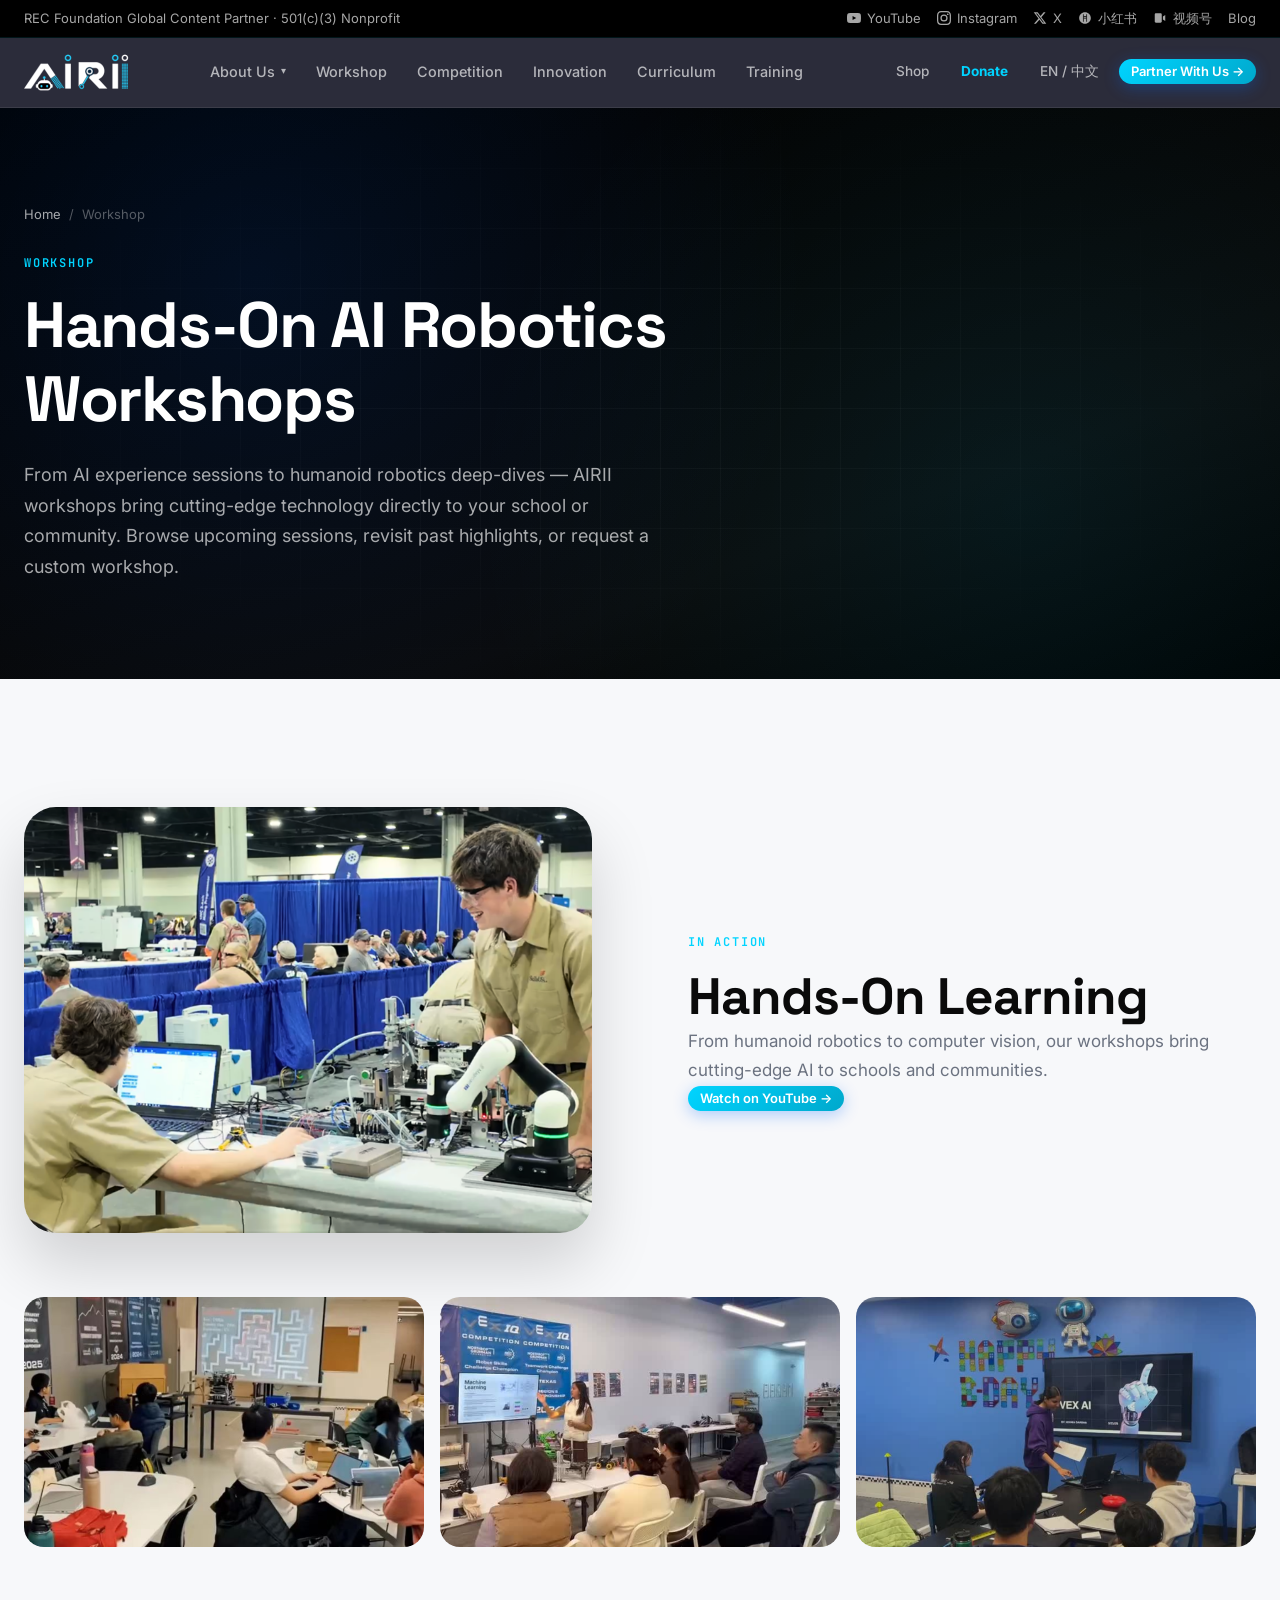
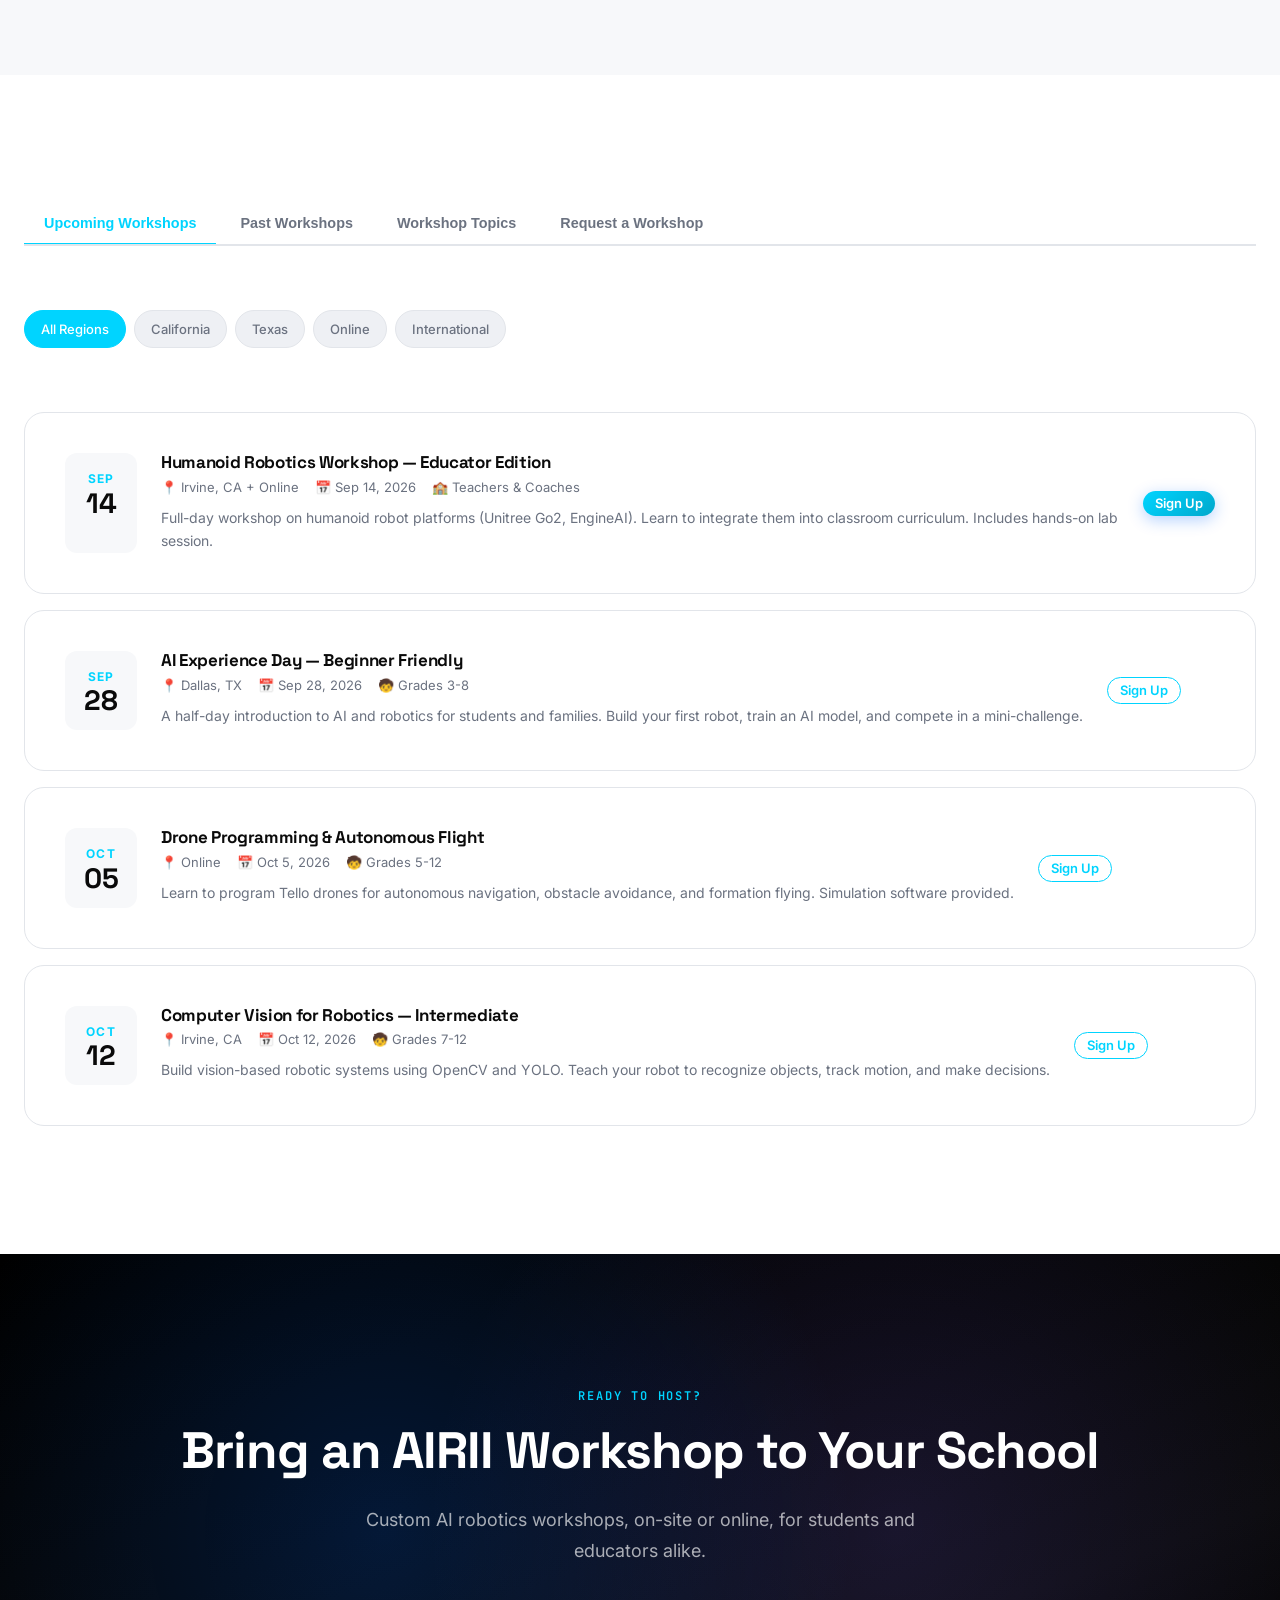
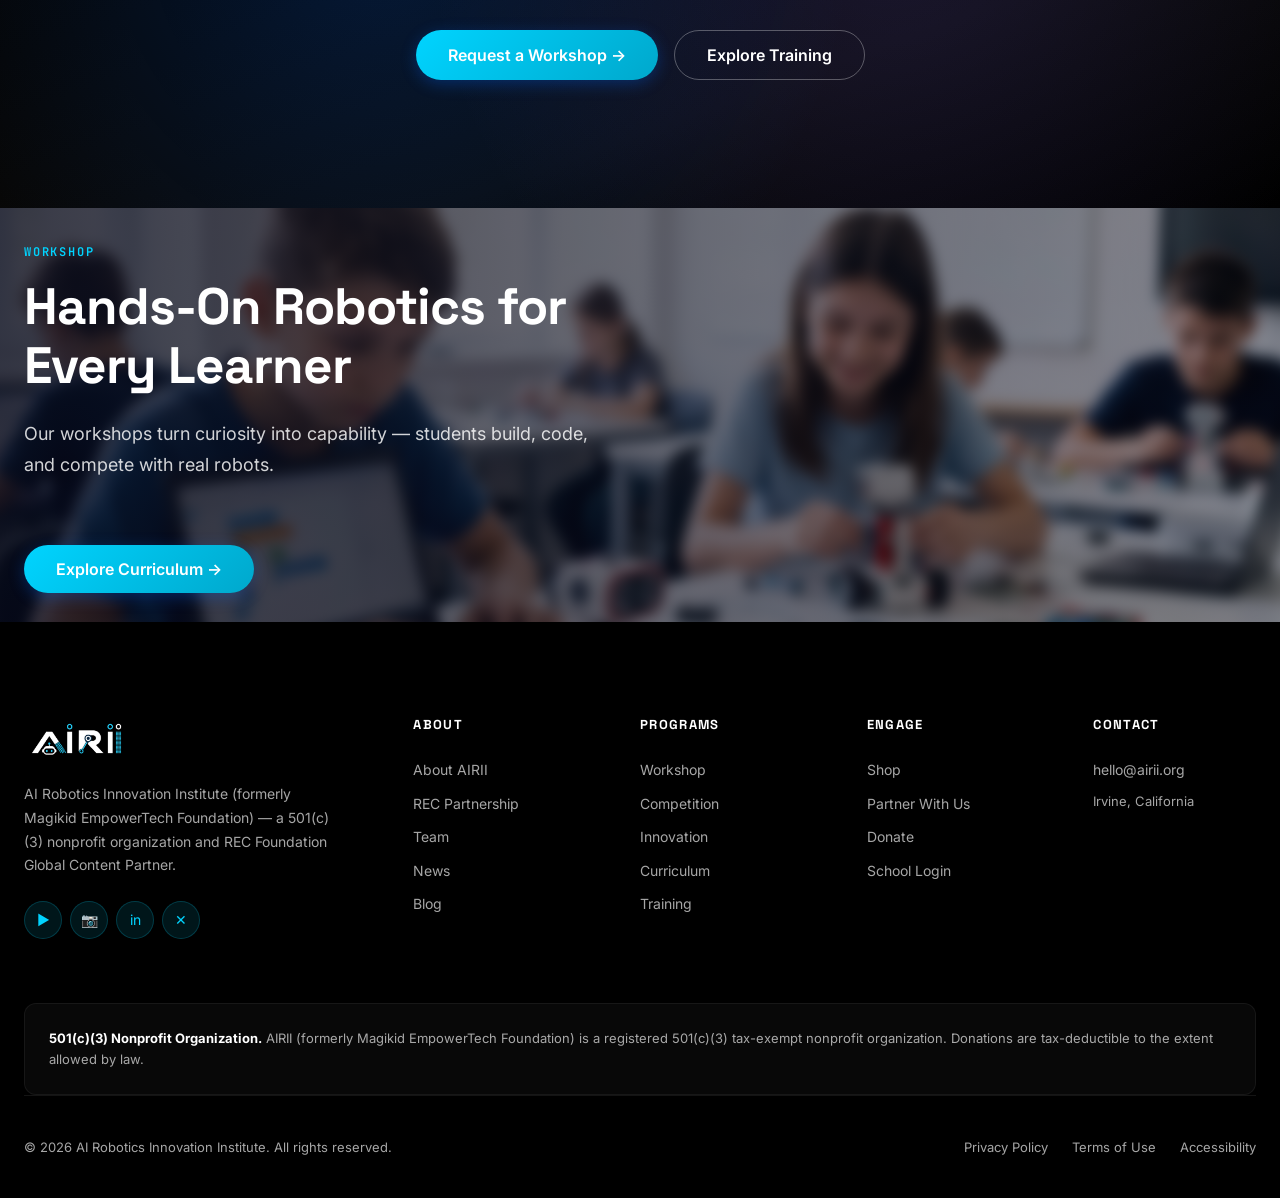
<file: workshop.html>
<!DOCTYPE html>
<html lang="en">
<head>
    <meta charset="UTF-8">
    <meta name="viewport" content="width=device-width, initial-scale=1.0">
    <title>Workshop — AIRII</title>
    <meta name="description" content="AI & Robotics workshops for schools and community organizations. Upcoming sessions, past highlights, workshop topics, and request-to-host forms.">
    <link rel="preconnect" href="https://fonts.googleapis.com">
    <link rel="preconnect" href="https://fonts.gstatic.com" crossorigin>
    <link href="https://fonts.googleapis.com/css2?family=Space+Grotesk:wght@400;500;700&family=Inter:wght@400;500;600&family=JetBrains+Mono:wght@500;600&display=swap" rel="stylesheet">
    <link rel="stylesheet" href="css/style.css">
</head>
<body>
<!-- ===== Social Top Bar ===== -->
<div class="social-topbar">
    <div class="social-topbar-inner">
        <span>REC Foundation Global Content Partner · 501(c)(3) Nonprofit</span>
        <div class="social-topbar-links">
            <a href="https://youtube.com/@airii" target="_blank" rel="noopener"><svg viewBox="0 0 24 24" width="14" height="14" fill="currentColor"><path d="M23.498 6.186a3.016 3.016 0 0 0-2.122-2.136C19.505 3.545 12 3.545 12 3.545s-7.505 0-9.377.505A3.017 3.017 0 0 0 .502 6.186C0 8.07 0 12 0 12s0 3.93.502 5.814a3.016 3.016 0 0 0 2.122 2.136c1.871.505 9.376.505 9.376.505s7.505 0 9.377-.505a3.015 3.015 0 0 0 2.122-2.136C24 15.93 24 12 24 12s0-3.93-.502-5.814zM9.545 15.568V8.432L15.818 12l-6.273 3.568z"/></svg> YouTube</a>
            <a href="https://instagram.com/airii" target="_blank" rel="noopener"><svg viewBox="0 0 24 24" width="14" height="14" fill="currentColor"><path d="M12 2.163c3.204 0 3.584.012 4.85.07 3.252.148 4.771 1.691 4.919 4.919.058 1.265.069 1.645.069 4.849 0 3.205-.012 3.584-.069 4.849-.149 3.225-1.664 4.771-4.919 4.919-1.266.058-1.644.07-4.85.07-3.204 0-3.584-.012-4.849-.07-3.26-.149-4.771-1.699-4.919-4.92-.058-1.265-.07-1.644-.07-4.849 0-3.204.013-3.583.07-4.849.149-3.227 1.664-4.771 4.919-4.919 1.266-.057 1.645-.069 4.849-.069zM12 0C8.741 0 8.333.014 7.053.072 2.695.272.273 2.69.073 7.052.014 8.333 0 8.741 0 12c0 3.259.014 3.668.072 4.948.2 4.358 2.618 6.78 6.98 6.98C8.333 23.986 8.741 24 12 24c3.259 0 3.668-.014 4.948-.072 4.354-.2 6.782-2.618 6.979-6.98.059-1.28.073-1.689.073-4.948 0-3.259-.014-3.667-.072-4.947-.196-4.354-2.617-6.78-6.979-6.98C15.668.014 15.259 0 12 0zm0 5.838a6.162 6.162 0 1 0 0 12.324 6.162 6.162 0 0 0 0-12.324zM12 16a4 4 0 1 1 0-8 4 4 0 0 1 0 8zm6.406-11.845a1.44 1.44 0 1 0 0 2.881 1.44 1.44 0 0 0 0-2.881z"/></svg> Instagram</a>
            <a href="https://x.com/airii" target="_blank" rel="noopener"><svg viewBox="0 0 24 24" width="14" height="14" fill="currentColor"><path d="M18.244 2.25h3.308l-7.227 8.26 8.502 11.24H16.17l-5.214-6.817L4.99 21.75H1.68l7.73-8.835L1.254 2.25H8.08l4.713 6.231zm-1.161 17.52h1.833L7.084 4.126H5.117z"/></svg> X</a>
            <a href="https://www.xiaohongshu.com/user/profile/airii" target="_blank" rel="noopener"><svg viewBox="0 0 24 24" width="14" height="14" fill="currentColor"><path d="M12 2C6.48 2 2 6.48 2 12s4.48 10 10 10 10-4.48 10-10S17.52 2 12 2zm-2 6.5h4v1.2h-4V8.5zm0 3h4v1.2h-4V11.5zM8.5 5.5h1.2v13H8.5v-13zm5.8 0h1.2v13h-1.2v-13z"/></svg> 小红书</a>
            <a href="#wechat-channels" class="channels-trigger"><svg viewBox="0 0 24 24" width="14" height="14" fill="currentColor"><path d="M3 6c0-1.1.9-2 2-2h8c1.1 0 2 .9 2 2v12c0 1.1-.9 2-2 2H5c-1.1 0-2-.9-2-2V6zm14 3.5l4-2.5v10l-4-2.5v-5z"/></svg> 视频号</a>
            <a href="blog.html">Blog</a>
        </div>
    </div>
</div>


<nav class="navbar navbar-dark" id="navbar">
    <div class="nav-inner">
        <a href="index.html" class="nav-logo"><img src="images/magikid-logo.png" alt="AIRII" class="nav-logo-img"></a>
        <ul class="nav-menu">
            <li class="has-dropdown">
                <a href="about.html">About Us <span class="arrow">&#9662;</span></a>
                <div class="dropdown">
                    <a href="about.html#mission">Mission &amp; Vision</a>
                    <a href="about.html#story">Our Story</a>
                    <a href="about.html#rec-partnership">REC Foundation Partnership</a>
                    <a href="about.html#team">Team</a>
                    <a href="about.html#news">News &amp; Media</a>
            <a href="blog.html">Blog</a>
                    <a href="about.html#compliance">Compliance &amp; Transparency</a>
                </div>
            </li>
            <li><a href="workshop.html">Workshop</a></li>
            <li><a href="competition.html">Competition</a></li>
            <li><a href="innovation.html">Innovation</a></li>
            <li><a href="curriculum.html">Curriculum</a></li>
            <li><a href="training.html">Training</a></li>
        </ul>
        <div class="nav-tools">
            <a href="shop.html" class="nav-tool-link">Shop</a>
            <a href="donate.html" class="nav-tool-link" style="color:var(--color-cyan); font-weight:700;">Donate</a>
            <a href="#" class="nav-tool-link">EN / 中文</a>
            
            <a href="index.html#partner" class="btn btn-primary btn-sm">Partner With Us &rarr;</a>
            <button class="nav-toggle" aria-label="Menu"><span></span><span></span><span></span></button>
        </div>
    </div>
</nav>

<!-- ===== Page Header ===== -->
<section class="page-header">
    <div class="container">
        <div class="breadcrumb"><a href="index.html">Home</a> <span>/</span> <span>Workshop</span></div>
        <span class="eyebrow">Workshop</span>
        <h1>Hands-On AI Robotics<br>Workshops</h1>
        <p>From AI experience sessions to humanoid robotics deep-dives — AIRII workshops bring cutting-edge technology directly to your school or community. Browse upcoming sessions, revisit past highlights, or request a custom workshop.</p>
    </div>
</section>

<!-- ===== Page Visual ===== -->
<section class="section section-light">
    <div class="container">
        <div class="split-section fade-up">
            <div class="split-section-image"><img src="images/Workshop_Big_1.png" alt="Hands-On Learning"></div>
            <div>
                <span class="eyebrow">In Action</span>
                <h2>Hands-On Learning</h2>
                <p style="color:var(--text-muted); font-size:1.0625rem;">From humanoid robotics to computer vision, our workshops bring cutting-edge AI to schools and communities.</p>
                <a href="https://youtube.com/@airii" target="_blank" rel="noopener" class="btn btn-primary btn-sm">Watch on YouTube &rarr;</a>
            </div>
        </div>
        <div class="media-gallery fade-up" style="margin-top: 64px;">
            <div class="media-item"><img src="images/Innovation_Big_1.png" alt="Maker Space"><div class="media-overlay"><span class="media-caption">Maker Space</span></div></div>
<div class="media-item"><img src="images/Training_1.png" alt="Educator Workshop"><div class="media-overlay"><span class="media-caption">Educator Workshop</span></div></div>
<div class="media-item"><img src="images/Curriculum_Big_1.png" alt="Classroom"><div class="media-overlay"><span class="media-caption">Classroom</span></div></div>
        </div>
    </div>
</section>


<!-- ===== Tabs ===== -->
<section class="section">
    <div class="container">
        <div class="tabs fade-up" data-tab-group="workshop">
            <button class="tab active" data-tab="upcoming">Upcoming Workshops</button>
            <button class="tab" data-tab="past">Past Workshops</button>
            <button class="tab" data-tab="topics">Workshop Topics</button>
            <button class="tab" data-tab="request">Request a Workshop</button>
        </div>

        <!-- Upcoming -->
        <div data-tab-panel="upcoming" data-group="workshop" class="fade-up">
            <div class="filter-tags">
                <span class="filter-tag active">All Regions</span>
                <span class="filter-tag">California</span>
                <span class="filter-tag">Texas</span>
                <span class="filter-tag">Online</span>
                <span class="filter-tag">International</span>
            </div>
            <div style="display:grid; gap:16px;">
                <div class="event-card">
                    <div class="event-date"><div class="event-date-month">Sep</div><div class="event-date-day">14</div></div>
                    <div class="event-content">
                        <h5>Humanoid Robotics Workshop — Educator Edition</h5>
                        <div class="event-meta"><span>&#128205; Irvine, CA + Online</span><span>&#128197; Sep 14, 2026</span><span>&#127979; Teachers &amp; Coaches</span></div>
                        <p style="font-size:0.875rem; color:var(--text-muted);">Full-day workshop on humanoid robot platforms (Unitree Go2, EngineAI). Learn to integrate them into classroom curriculum. Includes hands-on lab session.</p>
                    </div>
                    <a href="#" class="btn btn-primary btn-sm" style="align-self:center;">Sign Up</a>
                </div>
                <div class="event-card">
                    <div class="event-date"><div class="event-date-month">Sep</div><div class="event-date-day">28</div></div>
                    <div class="event-content">
                        <h5>AI Experience Day — Beginner Friendly</h5>
                        <div class="event-meta"><span>&#128205; Dallas, TX</span><span>&#128197; Sep 28, 2026</span><span>&#129490; Grades 3-8</span></div>
                        <p style="font-size:0.875rem; color:var(--text-muted);">A half-day introduction to AI and robotics for students and families. Build your first robot, train an AI model, and compete in a mini-challenge.</p>
                    </div>
                    <a href="#" class="btn btn-ghost btn-sm" style="align-self:center;">Sign Up</a>
                </div>
                <div class="event-card">
                    <div class="event-date"><div class="event-date-month">Oct</div><div class="event-date-day">05</div></div>
                    <div class="event-content">
                        <h5>Drone Programming &amp; Autonomous Flight</h5>
                        <div class="event-meta"><span>&#128205; Online</span><span>&#128197; Oct 5, 2026</span><span>&#129490; Grades 5-12</span></div>
                        <p style="font-size:0.875rem; color:var(--text-muted);">Learn to program Tello drones for autonomous navigation, obstacle avoidance, and formation flying. Simulation software provided.</p>
                    </div>
                    <a href="#" class="btn btn-ghost btn-sm" style="align-self:center;">Sign Up</a>
                </div>
                <div class="event-card">
                    <div class="event-date"><div class="event-date-month">Oct</div><div class="event-date-day">12</div></div>
                    <div class="event-content">
                        <h5>Computer Vision for Robotics — Intermediate</h5>
                        <div class="event-meta"><span>&#128205; Irvine, CA</span><span>&#128197; Oct 12, 2026</span><span>&#129490; Grades 7-12</span></div>
                        <p style="font-size:0.875rem; color:var(--text-muted);">Build vision-based robotic systems using OpenCV and YOLO. Teach your robot to recognize objects, track motion, and make decisions.</p>
                    </div>
                    <a href="#" class="btn btn-ghost btn-sm" style="align-self:center;">Sign Up</a>
                </div>
            </div>
        </div>

        <!-- Past -->
        <div data-tab-panel="past" data-group="workshop" style="display:none;">
            <div class="project-grid">
                <div class="project-card">
                    <div class="project-card-img" style="height:180px;"><div style="position:absolute;inset:0;display:flex;align-items:center;justify-content:center;"><span style="font-size:3rem;">&#129302;</span></div></div>
                    <div class="project-card-body">
                        <span class="project-card-tag tag-robotics">Robotics</span>
                        <h5>Summer Robotics Bootcamp 2026</h5>
                        <p>A two-week intensive where students built autonomous robots from scratch — mechanical design, programming, and competition.</p>
                        <p style="font-size:0.75rem; color:var(--text-muted);">July 2026 · Irvine, CA · 48 participants</p>
                    </div>
                </div>
                <div class="project-card">
                    <div class="project-card-img" style="height:180px;"><div style="position:absolute;inset:0;display:flex;align-items:center;justify-content:center;"><span style="font-size:3rem;">&#128640;</span></div></div>
                    <div class="project-card-body">
                        <span class="project-card-tag tag-drone">Drone</span>
                        <h5>Drone Swarm Workshop</h5>
                        <p>Students programmed a fleet of drones to fly in formation and perform synchronized light shows. Featured at the community tech fair.</p>
                        <p style="font-size:0.75rem; color:var(--text-muted);">June 2026 · Dallas, TX · 32 participants</p>
                    </div>
                </div>
                <div class="project-card">
                    <div class="project-card-img" style="height:180px;"><div style="position:absolute;inset:0;display:flex;align-items:center;justify-content:center;"><span style="font-size:3rem;">&#128064;</span></div></div>
                    <div class="project-card-body">
                        <span class="project-card-tag tag-vision">Vision</span>
                        <h5>AI Vision &amp; Self-Driving Cars</h5>
                        <p>A weekend workshop on computer vision — students trained models to detect lane markings, traffic signs, and pedestrians.</p>
                        <p style="font-size:0.75rem; color:var(--text-muted);">May 2026 · Online · 120 participants</p>
                    </div>
                </div>
            </div>
        </div>

        <!-- Topics -->
        <div data-tab-panel="topics" data-group="workshop" style="display:none;">
            <div class="fade-up" style="margin-bottom:32px;">
                <h3>Workshop Topics We Offer</h3>
                <p style="color:var(--text-muted); max-width:640px;">Pick from our catalog of workshop themes, or contact us to design a custom program tailored to your students' needs.</p>
            </div>
            <div class="section-cards">
                <div class="section-card card-workshop">
                    <div class="section-card-icon">&#129302;</div>
                    <h3>Humanoid Robotics</h3>
                    <p>Program humanoid robots (Unitree, EngineAI) to walk, balance, and perform tasks. From basics to advanced RL training.</p>
                </div>
                <div class="section-card card-innovation">
                    <div class="section-card-icon">&#129504;</div>
                    <h3>AI Model Training</h3>
                    <p>Train and deploy AI models — from image classification to reinforcement learning for robotics decision-making.</p>
                </div>
                <div class="section-card card-curriculum">
                    <div class="section-card-icon">&#128064;</div>
                    <h3>Computer Vision</h3>
                    <p>OpenCV, YOLO, and real-time object detection. Teach robots to see and understand their environment.</p>
                </div>
                <div class="section-card card-competition">
                    <div class="section-card-icon">&#128744;</div>
                    <h3>Drone Programming</h3>
                    <p>Autonomous flight, obstacle avoidance, swarm coordination. Program Tello and custom drone platforms.</p>
                </div>
                <div class="section-card card-training">
                    <div class="section-card-icon">&#128225;</div>
                    <h3>ROS System</h3>
                    <p>Robot Operating System fundamentals — nodes, topics, services, and building complete ROS-based robotics applications.</p>
                </div>
                <div class="section-card card-workshop">
                    <div class="section-card-icon">&#9881;</div>
                    <h3>Mechanical Engineering</h3>
                    <p>Design, build, and iterate. From CAD to 3D printing to assembly — the engineering foundations behind every robot.</p>
                </div>
            </div>
        </div>

        <!-- Request -->
        <div data-tab-panel="request" data-group="workshop" style="display:none;">
            <div class="two-col">
                <div class="fade-up">
                    <h3>Request a Workshop at Your Location</h3>
                    <p style="color:var(--text-muted); margin-bottom:24px;">Schools and community organizations can request a custom AIRII workshop. Tell us about your needs and we'll design a program that fits.</p>
                    <div class="feature-list">
                        <div class="feature-item"><div class="feature-icon">&#10003;</div><div><h5>Custom Curriculum</h5><p>Tailored to your students' age, skill level, and interests.</p></div></div>
                        <div class="feature-item"><div class="feature-icon">&#10003;</div><div><h5>Equipment Provided</h5><p>Robots, drones, and all hardware brought to your site.</p></div></div>
                        <div class="feature-item"><div class="feature-icon">&#10003;</div><div><h5>Certified Instructors</h5><p>Led by AIRII-certified coaches with competition experience.</p></div></div>
                    </div>
                </div>
                <div class="fade-up" style="background:var(--color-gray-50); padding:32px; border-radius:var(--radius-lg); border:1px solid var(--color-gray-200);">
                    <h4 style="margin-bottom:24px;">Workshop Request Form</h4>
                    <form style="display:grid; gap:16px;">
                        <div><label style="font-size:0.8125rem; font-weight:600; display:block; margin-bottom:6px;">Organization Name</label><input type="text" placeholder="Your school or organization" style="width:100%; padding:12px 16px; border:1px solid var(--color-gray-300); border-radius:8px; font-size:0.9rem;"></div>
                        <div><label style="font-size:0.8125rem; font-weight:600; display:block; margin-bottom:6px;">Contact Email</label><input type="email" placeholder="you@school.edu" style="width:100%; padding:12px 16px; border:1px solid var(--color-gray-300); border-radius:8px; font-size:0.9rem;"></div>
                        <div style="display:grid; grid-template-columns:1fr 1fr; gap:12px;">
                            <div><label style="font-size:0.8125rem; font-weight:600; display:block; margin-bottom:6px;">Expected Date</label><input type="text" placeholder="Approximate" style="width:100%; padding:12px 16px; border:1px solid var(--color-gray-300); border-radius:8px; font-size:0.9rem;"></div>
                            <div><label style="font-size:0.8125rem; font-weight:600; display:block; margin-bottom:6px;">Student Count</label><input type="text" placeholder="e.g. 30" style="width:100%; padding:12px 16px; border:1px solid var(--color-gray-300); border-radius:8px; font-size:0.9rem;"></div>
                        </div>
                        <div><label style="font-size:0.8125rem; font-weight:600; display:block; margin-bottom:6px;">Interested Topics</label><select style="width:100%; padding:12px 16px; border:1px solid var(--color-gray-300); border-radius:8px; font-size:0.9rem;"><option>Select a topic...</option><option>Humanoid Robotics</option><option>AI Model Training</option><option>Computer Vision</option><option>Drone Programming</option><option>ROS System</option><option>Mechanical Engineering</option><option>Custom / Multiple</option></select></div>
                        <div><label style="font-size:0.8125rem; font-weight:600; display:block; margin-bottom:6px;">Message</label><textarea rows="3" placeholder="Tell us about your students and goals..." style="width:100%; padding:12px 16px; border:1px solid var(--color-gray-300); border-radius:8px; font-size:0.9rem; resize:vertical;"></textarea></div>
                        <button type="button" class="btn btn-primary">Submit Request &rarr;</button>
                    </form>
                </div>
            </div>
        </div>
    </div>
</section>

<!-- ===== CTA ===== -->
<section class="cta-section">
    <div class="container">
        <div class="fade-up">
            <span class="eyebrow eyebrow-light">Ready to Host?</span>
            <h2>Bring an AIRII Workshop to Your School</h2>
            <p>Custom AI robotics workshops, on-site or online, for students and educators alike.</p>
            <div class="cta-actions">
                <a href="#" class="btn btn-primary btn-lg">Request a Workshop &rarr;</a>
                <a href="training.html" class="btn btn-ghost-light btn-lg">Explore Training</a>
            </div>
        </div>
    </div>
</section>

<!-- ===== Bottom Image Banner ===== -->
<section class="bottom-banner">
    <div class="bottom-banner__bg" style="background-image:url('images/Banner_Workshop_1.png');"></div>
    <div class="bottom-banner__overlay"></div>
    <div class="container">
        <div class="bottom-banner__content fade-up">
            <span class="eyebrow eyebrow-light">Workshop</span>
            <h2>Hands-On Robotics for Every Learner</h2>
            <p>Our workshops turn curiosity into capability — students build, code, and compete with real robots.</p>
            <div class="bottom-banner__actions">
                <a href="curriculum.html" class="btn btn-primary btn-lg">Explore Curriculum →</a>
            </div>
        </div>
    </div>
</section>


<footer class="footer">
    <div class="container">
        <div class="footer-grid">
            <div class="footer-brand">
                <a href="index.html" class="nav-logo"><img src="images/airii-logo.png" alt="AIRII" class="nav-logo-img"></a>
                <p>AI Robotics Innovation Institute (formerly Magikid EmpowerTech Foundation) — a 501(c)(3) nonprofit organization and REC Foundation Global Content Partner.</p>
                <div class="footer-social"><a href="#">&#9654;</a><a href="#">&#128247;</a><a href="#">in</a><a href="#">&#10005;</a></div>
            </div>
            <div class="footer-col"><h6>About</h6><ul><li><a href="about.html">About AIRII</a></li><li><a href="about.html#rec-partnership">REC Partnership</a></li><li><a href="about.html#team">Team</a></li><li><a href="about.html#news">News</a></li>
                    <li><a href="blog.html">Blog</a></li></ul></div>
            <div class="footer-col"><h6>Programs</h6><ul><li><a href="workshop.html">Workshop</a></li><li><a href="competition.html">Competition</a></li><li><a href="innovation.html">Innovation</a></li><li><a href="curriculum.html">Curriculum</a></li><li><a href="training.html">Training</a></li></ul></div>
            <div class="footer-col"><h6>Engage</h6><ul><li><a href="shop.html">Shop</a></li><li><a href="index.html#partner">Partner With Us</a></li><li><a href="donate.html">Donate</a></li><li><a href="#">School Login</a></li></ul></div>
            <div class="footer-col"><h6>Contact</h6><ul><li><a href="mailto:hello@airii.org">hello@airii.org</a></li><li style="color:var(--text-light-muted); font-size:0.8125rem;">Irvine, California</li></ul></div>
        </div>
        <div class="footer-compliance"><strong style="color:var(--color-white);">501(c)(3) Nonprofit Organization.</strong> AIRII (formerly Magikid EmpowerTech Foundation) is a registered 501(c)(3) tax-exempt nonprofit organization. Donations are tax-deductible to the extent allowed by law.</div>
        <div class="footer-bottom"><p>&copy; 2026 AI Robotics Innovation Institute. All rights reserved.</p><div class="footer-legal"><a href="#">Privacy Policy</a><a href="#">Terms of Use</a><a href="#">Accessibility</a></div></div>
    </div>
</footer>

<script src="js/main.js"></script>

<!-- ===== WeChat QR Modal ===== -->
<div class="modal-overlay" id="wechatModal">
    <div class="modal-content">
        <button class="modal-close" id="closeWechat">&times;</button>
        <div class="qr-placeholder">WeChat QR Code</div>
        <h4>Follow AIRII on WeChat</h4>
        <p style="color:var(--text-muted); font-size:0.9375rem;">Scan the QR code with WeChat to follow our official account and get event updates.</p>
    </div>
</div>

<!-- ===== WeChat Channels Modal ===== -->
<div class="modal-overlay" id="channels-modal">
    <div class="modal-content">
        <button class="modal-close" onclick="document.getElementById('channels-modal').classList.remove('active')">&times;</button>
        <h3 style="margin-bottom:8px;">WeChat Channels / 微信视频号</h3>
        <p style="font-size:0.875rem;color:var(--text-muted);margin-bottom:20px;">Scan to follow AIRII on WeChat Channels<br>扫码关注 AIRII 微信视频号</p>
        <div class="qr-placeholder">
            <div style="text-align:center;">
                <div style="font-size:2rem;margin-bottom:8px;">📹</div>
                <div style="font-size:0.75rem;">QR Code<br>视频号二维码</div>
            </div>
        </div>
        <p style="font-size:0.8125rem;color:var(--text-muted);">Search "AIRII" on WeChat Channels<br>在微信视频号搜索 "AIRII"</p>
    </div>
</div>
<script>
document.querySelectorAll('.channels-trigger').forEach(function(el){
    el.addEventListener('click', function(e){
        e.preventDefault();
        document.getElementById('channels-modal').classList.add('active');
    });
});
</script>

</body>
</html>
</file>
<file: css/style.css>
/* ============================================
   AIRII - AI Robotics Innovation Institute
   Global Design System
   ============================================ */

/* ===== Reset & Base ===== */
*, *::before, *::after {
    margin: 0;
    padding: 0;
    box-sizing: border-box;
}

:root {
    /* Brand Colors - AIRII Logo: black + cyan + white */
    --color-primary: #00D4FF;
    /* Old-Money / Quiet-Luxury palette (donate page) */
    --color-ink: #0A0B0D;
    --color-ink-2: #121317;
    --color-ivory: #F6F3EC;
    --color-ivory-card: #FCFAF5;
    --color-hairline: #E3DDD0;
    --color-hairline-dark: #23262E;
    --color-bronze: #B6985A;
    --font-serif: 'Playfair Display', 'Noto Serif SC', Georgia, 'Times New Roman', serif;
    --color-primary-dark: #00A8CC;
    --color-primary-light: #66E5FF;
    --color-cyan: #00D4FF;
    --color-cyan-soft: rgba(0, 212, 255, 0.12);
    --color-purple: #7B61FF;
    --color-magenta: #FF3D9A;
    --color-orange: #FF8C42;
    --color-green: #00D97E;

    /* ===== Shop Green Theme overrides ===== */
    /* Applied via <body class="theme-shop"> on shop.html.
       The persistent nav stays brand-cyan; only shop content turns green. */
    --color-shop: #00C46A;
    --color-shop-dark: #00A057;
    --color-shop-light: #4DE59B;
    --color-shop-soft: rgba(0, 196, 106, 0.12);

body.theme-shop {
    --color-primary: var(--color-shop);
    --color-primary-dark: var(--color-shop-dark);
    --color-primary-light: var(--color-shop-light);
    --color-cyan: var(--color-shop);
    --color-cyan-soft: var(--color-shop-soft);
}
/* Keep the global navigation brand-cyan even on the green Shop page */
body.theme-shop .navbar .nav-menu > li > a,
body.theme-shop .navbar .nav-menu > li > a:hover { color: #00D4FF; }
body.theme-shop .navbar .nav-tool-link { color: #00D4FF; }
body.theme-shop .navbar a.nav-tool-link[style] { color: #00D4FF !important; }
body.theme-shop .navbar .btn-primary,
body.theme-shop .navbar .btn-primary:hover { background: #00D4FF; border-color: #00D4FF; }
body.theme-shop .navbar .nav-toggle span { background: #00D4FF; }
    --color-yellow: #FFD60A;

    /* Dark Surfaces */
    --color-dark-900: #000000;
    --color-dark-800: #050505;
    --color-dark-700: #0A0A0A;
    --color-dark-600: #111111;
    --color-dark-500: #1A1A1A;

    /* Light Surfaces */
    --color-white: #FFFFFF;
    --color-gray-50: #F7F8FA;
    --color-gray-100: #EEF0F4;
    --color-gray-200: #E2E5EA;
    --color-gray-300: #C8CCD4;
    --color-gray-400: #9BA3B0;
    --color-gray-500: #6B7280;
    --color-gray-600: #4B5563;
    --color-gray-700: #2D3142;
    --color-gray-800: #1C1F2E;
    --color-gray-900: #0F1117;

    /* Text */
    --text-dark: #0A0A0A;
    --text-body: #333333;
    --text-muted: #6B7280;
    --text-light: rgba(255, 255, 255, 0.95);
    --text-light-muted: rgba(255, 255, 255, 0.65);

    /* Gradients */
    --gradient-primary: linear-gradient(135deg, #00D4FF 0%, #00A8CC 100%);
    --gradient-purple: linear-gradient(135deg, #7B61FF 0%, #00D4FF 100%);
    --gradient-hero: linear-gradient(160deg, #000000 0%, #050505 40%, #0A0A0A 70%, #000000 100%);
    --gradient-card-hover: linear-gradient(135deg, rgba(0,212,255,0.08) 0%, rgba(0,212,255,0.04) 100%);
    --gradient-accent: linear-gradient(90deg, #00D4FF, #FFFFFF, #00D4FF);

    /* Section accent colors */
    --accent-workshop: #00D4FF;
    --accent-competition: #FFD60A;
    --accent-innovation: #7B61FF;
    --accent-curriculum: #00D97E;
    --accent-training: #FF8C42;

    /* Typography */
    --font-sans: 'Inter', -apple-system, BlinkMacSystemFont, 'Segoe UI', Roboto, sans-serif;
    --font-display: 'Space Grotesk', 'Inter', -apple-system, sans-serif;
    --font-mono: 'JetBrains Mono', 'Fira Code', monospace;

    /* Spacing */
    --space-xs: 0.25rem;
    --space-sm: 0.5rem;
    --space-md: 1rem;
    --space-lg: 1.5rem;
    --space-xl: 2.5rem;
    --space-2xl: 4rem;
    --space-3xl: 6rem;
    --space-4xl: 8rem;

    /* Layout */
    --container-max: 1280px;
    --container-wide: 1440px;
    --container-narrow: 800px;
    --nav-height: 72px;
    --radius-sm: 8px;
    --radius-md: 12px;
    --radius-lg: 20px;
    --radius-xl: 32px;
    --radius-full: 9999px;

    /* Shadows */
    --shadow-sm: 0 2px 8px rgba(0, 0, 0, 0.06);
    --shadow-md: 0 8px 24px rgba(0, 0, 0, 0.1);
    --shadow-lg: 0 20px 48px rgba(0, 0, 0, 0.12);
    --shadow-xl: 0 32px 64px rgba(0, 0, 0, 0.16);
    --shadow-glow: 0 0 40px rgba(0, 102, 255, 0.15);
    --shadow-glow-cyan: 0 0 40px rgba(0, 212, 255, 0.2);

    /* Transitions */
    --transition-fast: 0.2s cubic-bezier(0.4, 0, 0.2, 1);
    --transition-base: 0.3s cubic-bezier(0.4, 0, 0.2, 1);
    --transition-slow: 0.5s cubic-bezier(0.4, 0, 0.2, 1);
}

html {
    font-size: 16px;
    scroll-behavior: smooth;
    -webkit-font-smoothing: antialiased;
    -moz-osx-font-smoothing: grayscale;
}

body {
    font-family: var(--font-sans);
    color: var(--text-body);
    background: var(--color-white);
    line-height: 1.6;
    overflow-x: hidden;
    padding-top: calc(var(--nav-height) + 36px);
}

a {
    color: inherit;
    text-decoration: none;
    transition: color var(--transition-fast);
}

img {
    max-width: 100%;
    height: auto;
    display: block;
}

ul, ol {
    list-style: none;
}

/* ===== Typography ===== */
h1, h2, h3, h4, h5, h6 {
    font-family: var(--font-display);
    font-weight: 700;
    line-height: 1.15;
    color: var(--text-dark);
    letter-spacing: -0.02em;
}

h1 { font-size: clamp(2.5rem, 5vw, 4.5rem); font-weight: 800; }
h2 { font-size: clamp(2rem, 4vw, 3.25rem); }
h3 { font-size: clamp(1.5rem, 3vw, 2.25rem); }
h4 { font-size: 1.25rem; }
h5 { font-size: 1.0625rem; }
h6 { font-size: 0.9375rem; }

.text-light h1, .text-light h2, .text-light h3,
.text-light h4, .text-light h5, .text-light h6 {
    color: var(--color-white);
}

p {
    font-size: 1rem;
    line-height: 1.7;
}

.eyebrow {
    font-family: var(--font-mono);
    font-size: 0.75rem;
    font-weight: 600;
    letter-spacing: 0.15em;
    text-transform: uppercase;
    color: var(--color-primary);
    display: inline-block;
    margin-bottom: var(--space-md);
}

.eyebrow-light {
    color: var(--color-cyan);
}

.text-gradient {
    background: var(--gradient-primary);
    -webkit-background-clip: text;
    background-clip: text;
    -webkit-text-fill-color: transparent;
}

.text-gradient-accent {
    background: var(--gradient-accent);
    -webkit-background-clip: text;
    background-clip: text;
    -webkit-text-fill-color: transparent;
}

/* ===== Layout ===== */
.container {
    max-width: var(--container-max);
    margin: 0 auto;
    padding: 0 24px;
}

.container-wide {
    max-width: var(--container-wide);
    margin: 0 auto;
    padding: 0 24px;
}

.container-narrow {
    max-width: var(--container-narrow);
    margin: 0 auto;
    padding: 0 24px;
}

.section {
    padding: var(--space-4xl) 0;
}

.section-sm {
    padding: var(--space-3xl) 0;
}

.section-dark {
    background: var(--color-dark-900);
    color: var(--text-light);
}

.section-dark-grad {
    background: var(--gradient-hero);
    color: var(--text-light);
}

.section-light {
    background: var(--color-gray-50);
}

.section-tinted {
    background: linear-gradient(180deg, var(--color-gray-50) 0%, var(--color-white) 100%);
}

/* ===== Navigation ===== */
.navbar {
    position: fixed;
    top: 36px;
    left: 0;
    right: 0;
    height: var(--nav-height);
    background: rgba(255, 255, 255, 0.85);
    backdrop-filter: blur(20px);
    -webkit-backdrop-filter: blur(20px);
    border-bottom: 1px solid var(--color-gray-200);
    z-index: 1000;
    transition: all var(--transition-base);
}

.navbar.scrolled {
    background: rgba(255, 255, 255, 0.95);
    box-shadow: var(--shadow-sm);
}

.navbar-dark {
    background: rgba(6, 8, 24, 0.85);
    border-bottom: 1px solid rgba(255, 255, 255, 0.08);
}

.navbar-dark.scrolled {
    background: rgba(6, 8, 24, 0.95);
}

.nav-inner {
    max-width: var(--container-wide);
    height: 100%;
    margin: 0 auto;
    padding: 0 24px;
    display: flex;
    align-items: center;
    justify-content: space-between;
    gap: var(--space-lg);
}

.nav-logo {
    display: flex;
    align-items: center;
    gap: 10px;
    flex-shrink: 0;
}

.nav-logo-img {
    height: 40px;
    width: auto;
    display: block;
}

.navbar:not(.navbar-dark) .nav-logo {
    color: var(--text-dark);
}

.navbar-dark .nav-logo {
    color: var(--color-white);
}

.nav-logo-icon {
    width: 36px;
    height: 36px;
    border-radius: 10px;
    background: var(--gradient-primary);
    display: flex;
    align-items: center;
    justify-content: center;
    color: white;
    font-size: 1.125rem;
    font-weight: 800;
    flex-shrink: 0;
}

.nav-menu {
    display: flex;
    align-items: center;
    gap: 2px;
    list-style: none;
}

.nav-menu > li > a {
    display: flex;
    align-items: center;
    gap: 6px;
    padding: 8px 14px;
    font-size: 0.9rem;
    font-weight: 500;
    border-radius: var(--radius-sm);
    transition: all var(--transition-fast);
}

.navbar:not(.navbar-dark) .nav-menu > li > a {
    color: var(--text-body);
}

.navbar-dark .nav-menu > li > a {
    color: var(--text-light-muted);
}

.nav-menu > li > a:hover {
    color: var(--color-primary);
    background: rgba(0, 102, 255, 0.06);
}

.navbar-dark .nav-menu > li > a:hover {
    color: var(--color-cyan);
    background: rgba(0, 212, 255, 0.1);
}

.nav-menu .arrow {
    font-size: 0.65rem;
    transition: transform var(--transition-fast);
}

/* Dropdown */
.has-dropdown {
    position: relative;
}

.dropdown {
    position: absolute;
    top: calc(100% + 8px);
    left: 0;
    min-width: 280px;
    background: var(--color-white);
    border: 1px solid var(--color-gray-200);
    border-radius: var(--radius-md);
    box-shadow: var(--shadow-lg);
    padding: 8px;
    opacity: 0;
    visibility: hidden;
    transform: translateY(-8px);
    transition: all var(--transition-base);
    z-index: 1002;
}

.has-dropdown:hover .dropdown {
    opacity: 1;
    visibility: visible;
    transform: translateY(0);
}

.dropdown a {
    display: block;
    padding: 10px 14px;
    border-radius: var(--radius-sm);
    font-size: 0.875rem;
    font-weight: 500;
    color: var(--text-body);
    transition: all var(--transition-fast);
}

.dropdown a:hover {
    background: var(--color-gray-100);
    color: var(--color-primary);
}

/* Nav tools */
.nav-tools {
    display: flex;
    align-items: center;
    gap: 8px;
    flex-shrink: 0;
}

.nav-tool-link {
    padding: 8px 12px;
    font-size: 0.85rem;
    font-weight: 500;
    border-radius: var(--radius-sm);
    transition: all var(--transition-fast);
}

.navbar:not(.navbar-dark) .nav-tool-link {
    color: var(--text-body);
}

.navbar-dark .nav-tool-link {
    color: var(--text-light-muted);
}

.nav-tool-link:hover {
    color: var(--color-primary);
}

/* Buttons */
.btn {
    display: inline-flex;
    align-items: center;
    justify-content: center;
    gap: 8px;
    padding: 12px 24px;
    font-family: var(--font-sans);
    font-size: 0.9rem;
    font-weight: 600;
    border-radius: var(--radius-full);
    border: none;
    cursor: pointer;
    transition: all var(--transition-base);
    white-space: nowrap;
    text-decoration: none;
    line-height: 1;
}

.btn-primary {
    background: var(--gradient-primary);
    color: white;
    box-shadow: 0 4px 16px rgba(0, 102, 255, 0.3);
}

.btn-primary:hover {
    transform: translateY(-2px);
    box-shadow: 0 8px 24px rgba(0, 102, 255, 0.4);
    color: white;
}

.btn-dark {
    background: var(--color-dark-900);
    color: white;
}

.btn-dark:hover {
    background: var(--color-dark-700);
    transform: translateY(-2px);
    color: white;
}

.btn-light {
    background: var(--color-white);
    color: var(--text-dark);
    border: 1px solid var(--color-gray-200);
}

.btn-light:hover {
    border-color: var(--color-primary);
    color: var(--color-primary);
    transform: translateY(-2px);
}

.btn-ghost {
    background: transparent;
    color: var(--color-primary);
    border: 1.5px solid var(--color-primary);
}

.btn-ghost:hover {
    background: var(--color-primary);
    color: white;
    transform: translateY(-2px);
}

.btn-ghost-light {
    background: transparent;
    color: var(--color-white);
    border: 1.5px solid rgba(255, 255, 255, 0.3);
}

.btn-ghost-light:hover {
    background: rgba(255, 255, 255, 0.1);
    border-color: rgba(255, 255, 255, 0.6);
    color: white;
}

.btn-sm {
    padding: 8px 18px;
    font-size: 0.8125rem;
}

.btn-lg {
    padding: 16px 32px;
    font-size: 1rem;
}

.btn-arrow::after {
    content: '\2192';
    transition: transform var(--transition-fast);
}

.btn-arrow:hover::after {
    transform: translateX(4px);
}

/* Mobile nav toggle */
.nav-toggle {
    display: none;
    flex-direction: column;
    gap: 5px;
    background: none;
    border: none;
    cursor: pointer;
    padding: 8px;
}

.nav-toggle span {
    width: 24px;
    height: 2px;
    background: var(--text-dark);
    border-radius: 2px;
    transition: all var(--transition-base);
}

.navbar-dark .nav-toggle span {
    background: var(--color-white);
}

.nav-toggle.active span:nth-child(1) {
    transform: rotate(45deg) translate(5px, 5px);
}
.nav-toggle.active span:nth-child(2) {
    opacity: 0;
}
.nav-toggle.active span:nth-child(3) {
    transform: rotate(-45deg) translate(5px, -5px);
}

/* ===== Hero ===== */
.hero {
    position: relative;
    min-height: 100vh;
    display: flex;
    align-items: center;
    background: var(--gradient-hero);
    overflow: hidden;
    padding-top: 0;
}

.hero::before {
    content: '';
    position: absolute;
    top: 0;
    left: 0;
    right: 0;
    bottom: 0;
    background-image:
        radial-gradient(circle at 20% 30%, rgba(0, 102, 255, 0.15) 0%, transparent 50%),
        radial-gradient(circle at 80% 70%, rgba(123, 97, 255, 0.12) 0%, transparent 50%),
        radial-gradient(circle at 50% 50%, rgba(0, 212, 255, 0.08) 0%, transparent 60%);
    pointer-events: none;
}

.hero::after {
    content: '';
    position: absolute;
    top: 0;
    left: 0;
    right: 0;
    bottom: 0;
    background-image:
        linear-gradient(rgba(255,255,255,0.03) 1px, transparent 1px),
        linear-gradient(90deg, rgba(255,255,255,0.03) 1px, transparent 1px);
    background-size: 60px 60px;
    pointer-events: none;
    mask-image: radial-gradient(ellipse at center, black 30%, transparent 80%);
    -webkit-mask-image: radial-gradient(ellipse at center, black 30%, transparent 80%);
}

.hero-content {
    position: relative;
    z-index: 2;
    max-width: var(--container-max);
    margin: 0 auto;
    padding: 0 24px;
    width: 100%;
}

.hero-badge {
    display: inline-flex;
    align-items: center;
    gap: 10px;
    padding: 8px 16px;
    background: rgba(0, 212, 255, 0.1);
    border: 1px solid rgba(0, 212, 255, 0.25);
    border-radius: var(--radius-full);
    color: var(--color-cyan);
    font-size: 0.8125rem;
    font-weight: 600;
    margin-bottom: var(--space-xl);
}

.hero-badge-dot {
    width: 8px;
    height: 8px;
    border-radius: 50%;
    background: var(--color-cyan);
    box-shadow: 0 0 12px var(--color-cyan);
    animation: pulse 2s infinite;
}

@keyframes pulse {
    0%, 100% { opacity: 1; transform: scale(1); }
    50% { opacity: 0.5; transform: scale(1.2); }
}

.hero h1 {
    color: var(--color-white);
    margin-bottom: var(--space-lg);
    max-width: 900px;
}

.hero-subtitle {
    font-size: 1.25rem;
    color: var(--text-light-muted);
    max-width: 600px;
    margin-bottom: var(--space-2xl);
    line-height: 1.6;
}

.hero-actions {
    display: flex;
    gap: var(--space-md);
    flex-wrap: wrap;
    margin-bottom: var(--space-3xl);
}

/* Hero stats bar */
.hero-stats {
    display: grid;
    grid-template-columns: repeat(4, 1fr);
    gap: var(--space-lg);
    padding: var(--space-xl) 0;
    border-top: 1px solid rgba(255, 255, 255, 0.1);
    max-width: 800px;
}

.hero-stat {
    text-align: left;
}

.hero-stat-num {
    font-family: var(--font-display);
    font-size: 2.5rem;
    font-weight: 800;
    background: var(--gradient-accent);
    -webkit-background-clip: text;
    background-clip: text;
    -webkit-text-fill-color: transparent;
    line-height: 1;
    margin-bottom: 6px;
}

.hero-stat-label {
    font-size: 0.8125rem;
    color: var(--text-light-muted);
    line-height: 1.4;
}

/* ===== Section Cards Grid ===== */
.section-cards {
    display: grid;
    grid-template-columns: repeat(auto-fit, minmax(220px, 1fr));
    gap: var(--space-lg);
}

.section-card {
    position: relative;
    padding: var(--space-xl);
    background: var(--color-white);
    border: 1px solid var(--color-gray-200);
    border-radius: var(--radius-lg);
    transition: all var(--transition-base);
    overflow: hidden;
    display: block;
}

.section-card::before {
    content: '';
    position: absolute;
    top: 0;
    left: 0;
    right: 0;
    height: 4px;
    background: var(--card-accent, var(--color-primary));
    transform: scaleX(0);
    transform-origin: left;
    transition: transform var(--transition-base);
}

.section-card:hover {
    transform: translateY(-6px);
    box-shadow: var(--shadow-lg);
    border-color: transparent;
}

.section-card:hover::before {
    transform: scaleX(1);
}

.section-card-icon {
    width: 52px;
    height: 52px;
    border-radius: var(--radius-md);
    display: flex;
    align-items: center;
    justify-content: center;
    font-size: 1.5rem;
    margin-bottom: var(--space-lg);
    background: var(--card-bg, rgba(0, 102, 255, 0.08));
    color: var(--card-accent, var(--color-primary));
}

.section-card h3 {
    font-size: 1.25rem;
    margin-bottom: var(--space-sm);
}

.section-card p {
    font-size: 0.9rem;
    color: var(--text-muted);
    margin-bottom: var(--space-lg);
    line-height: 1.6;
}

.section-card-link {
    font-size: 0.875rem;
    font-weight: 600;
    color: var(--card-accent, var(--color-primary));
    display: inline-flex;
    align-items: center;
    gap: 6px;
    transition: gap var(--transition-fast);
}

.section-card:hover .section-card-link {
    gap: 10px;
}

/* Card accent variants */
.card-workshop { --card-accent: var(--accent-workshop); --card-bg: rgba(0, 212, 255, 0.08); }
.card-competition { --card-accent: var(--accent-competition); --card-bg: rgba(255, 214, 10, 0.08); }
.card-innovation { --card-accent: var(--accent-innovation); --card-bg: rgba(123, 97, 255, 0.08); }
.card-curriculum { --card-accent: var(--accent-curriculum); --card-bg: rgba(0, 217, 126, 0.08); }
.card-training { --card-accent: var(--accent-training); --card-bg: rgba(255, 140, 66, 0.08); }

/* ===== Role Selector ===== */
.role-selector {
    display: grid;
    grid-template-columns: repeat(3, 1fr);
    gap: var(--space-lg);
}

.role-card {
    position: relative;
    padding: var(--space-2xl) var(--space-xl);
    background: var(--color-white);
    border: 1px solid var(--color-gray-200);
    border-radius: var(--radius-lg);
    text-align: center;
    transition: all var(--transition-base);
    overflow: hidden;
}

.role-card:hover {
    transform: translateY(-4px);
    box-shadow: var(--shadow-lg);
    border-color: var(--color-primary);
}

.role-card-icon {
    width: 64px;
    height: 64px;
    margin: 0 auto var(--space-lg);
    border-radius: 50%;
    background: var(--gradient-primary);
    display: flex;
    align-items: center;
    justify-content: center;
    font-size: 1.75rem;
    color: white;
}

.role-card h4 {
    font-size: 1.25rem;
    margin-bottom: var(--space-sm);
}

.role-card p {
    font-size: 0.9rem;
    color: var(--text-muted);
    margin-bottom: var(--space-lg);
}

/* ===== Stats Bar (About) ===== */
.stats-bar {
    display: grid;
    grid-template-columns: repeat(auto-fit, minmax(200px, 1fr));
    gap: var(--space-xl);
    padding: var(--space-2xl) 0;
}

.stat-item {
    text-align: center;
}

.stat-num {
    font-family: var(--font-display);
    font-size: clamp(2.5rem, 5vw, 3.5rem);
    font-weight: 800;
    background: var(--gradient-primary);
    -webkit-background-clip: text;
    background-clip: text;
    -webkit-text-fill-color: transparent;
    line-height: 1;
    margin-bottom: var(--space-sm);
}

.stat-label {
    font-size: 0.9375rem;
    color: var(--text-muted);
    font-weight: 500;
}

/* ===== Partner Logos ===== */
.partner-grid {
    display: flex;
    flex-wrap: wrap;
    align-items: center;
    justify-content: center;
    gap: var(--space-xl);
}

.partner-logo {
    font-family: var(--font-display);
    font-weight: 700;
    font-size: 1.125rem;
    color: var(--text-muted);
    opacity: 0.6;
    transition: all var(--transition-base);
    padding: 8px 16px;
}

.partner-logo:hover {
    opacity: 1;
    color: var(--color-primary);
    transform: scale(1.05);
}

/* ===== Content Block ===== */
.content-block {
    max-width: 720px;
}

.content-block p {
    font-size: 1.0625rem;
    line-height: 1.8;
    color: var(--text-body);
    margin-bottom: var(--space-lg);
}

/* ===== Feature List ===== */
.feature-list {
    display: grid;
    gap: var(--space-md);
}

.feature-item {
    display: flex;
    gap: var(--space-md);
    align-items: flex-start;
    padding: var(--space-md);
    border-radius: var(--radius-md);
    transition: background var(--transition-fast);
}

.feature-item:hover {
    background: var(--color-gray-50);
}

.feature-icon {
    width: 40px;
    height: 40px;
    border-radius: var(--radius-sm);
    background: rgba(0, 102, 255, 0.08);
    color: var(--color-primary);
    display: flex;
    align-items: center;
    justify-content: center;
    font-size: 1.125rem;
    flex-shrink: 0;
}

.feature-item h5 {
    font-size: 1rem;
    margin-bottom: 4px;
}

.feature-item p {
    font-size: 0.875rem;
    color: var(--text-muted);
    margin: 0;
}

/* ===== Table (Sub-page sections) ===== */
.subpage-table {
    width: 100%;
    border-collapse: separate;
    border-spacing: 0;
    border-radius: var(--radius-lg);
    overflow: hidden;
    box-shadow: var(--shadow-sm);
    border: 1px solid var(--color-gray-200);
}

.subpage-table th {
    background: var(--color-dark-900);
    color: var(--color-white);
    padding: var(--space-lg);
    text-align: left;
    font-size: 0.875rem;
    font-weight: 600;
    font-family: var(--font-display);
}

.subpage-table td {
    padding: var(--space-lg);
    border-bottom: 1px solid var(--color-gray-200);
    font-size: 0.9375rem;
    vertical-align: top;
}

.subpage-table tr:last-child td {
    border-bottom: none;
}

.subpage-table tr:hover td {
    background: var(--color-gray-50);
}

.subpage-table td:first-child {
    font-weight: 600;
    color: var(--text-dark);
    width: 35%;
}

/* ===== Timeline ===== */
.timeline {
    position: relative;
    padding-left: var(--space-3xl);
}

.timeline::before {
    content: '';
    position: absolute;
    left: 20px;
    top: 0;
    bottom: 0;
    width: 2px;
    background: var(--color-gray-200);
}

.timeline-item {
    position: relative;
    padding-bottom: var(--space-2xl);
}

.timeline-item:last-child {
    padding-bottom: 0;
}

.timeline-dot {
    position: absolute;
    left: -29px;
    top: 4px;
    width: 18px;
    height: 18px;
    border-radius: 50%;
    background: var(--color-white);
    border: 3px solid var(--color-primary);
    z-index: 1;
}

.timeline-item h5 {
    font-size: 1.0625rem;
    margin-bottom: var(--space-xs);
}

.timeline-item .timeline-date {
    font-size: 0.8125rem;
    color: var(--color-primary);
    font-weight: 600;
    margin-bottom: var(--space-sm);
    font-family: var(--font-mono);
}

.timeline-item p {
    font-size: 0.9rem;
    color: var(--text-muted);
}

/* ===== Tabs ===== */
.tabs {
    display: flex;
    gap: 4px;
    border-bottom: 2px solid var(--color-gray-200);
    margin-bottom: var(--space-2xl);
    overflow-x: auto;
}

.tab {
    padding: 12px 20px;
    font-size: 0.9rem;
    font-weight: 600;
    color: var(--text-muted);
    border: none;
    background: none;
    cursor: pointer;
    border-bottom: 3px solid transparent;
    margin-bottom: -2px;
    transition: all var(--transition-fast);
    white-space: nowrap;
}

.tab:hover {
    color: var(--color-primary);
}

.tab.active {
    color: var(--color-primary);
    border-bottom-color: var(--color-primary);
}

/* ===== Filter Tags ===== */
.filter-tags {
    display: flex;
    flex-wrap: wrap;
    gap: var(--space-sm);
    margin-bottom: var(--space-2xl);
}

.filter-tag {
    padding: 8px 16px;
    font-size: 0.8125rem;
    font-weight: 500;
    border-radius: var(--radius-full);
    background: var(--color-gray-100);
    color: var(--text-muted);
    border: 1px solid var(--color-gray-200);
    cursor: pointer;
    transition: all var(--transition-fast);
}

.filter-tag:hover, .filter-tag.active {
    background: var(--color-primary);
    color: white;
    border-color: var(--color-primary);
}

/* ===== Event Card ===== */
.event-card {
    display: flex;
    gap: var(--space-lg);
    padding: var(--space-xl);
    background: var(--color-white);
    border: 1px solid var(--color-gray-200);
    border-radius: var(--radius-lg);
    transition: all var(--transition-base);
}

.event-card:hover {
    box-shadow: var(--shadow-md);
    border-color: var(--color-primary);
}

.event-date {
    flex-shrink: 0;
    width: 72px;
    text-align: center;
    padding: var(--space-md) 0;
    background: var(--color-gray-50);
    border-radius: var(--radius-md);
}

.event-date-month {
    font-size: 0.75rem;
    font-weight: 700;
    text-transform: uppercase;
    color: var(--color-primary);
    letter-spacing: 0.1em;
}

.event-date-day {
    font-family: var(--font-display);
    font-size: 1.75rem;
    font-weight: 800;
    color: var(--text-dark);
    line-height: 1;
}

.event-content h5 {
    font-size: 1.0625rem;
    margin-bottom: var(--space-xs);
}

.event-meta {
    display: flex;
    gap: var(--space-md);
    font-size: 0.8125rem;
    color: var(--text-muted);
    margin-bottom: var(--space-sm);
}

.event-meta span {
    display: flex;
    align-items: center;
    gap: 4px;
}

/* ===== Project Card ===== */
.project-grid {
    display: grid;
    grid-template-columns: repeat(auto-fill, minmax(320px, 1fr));
    gap: var(--space-lg);
}

.project-card {
    background: var(--color-white);
    border: 1px solid var(--color-gray-200);
    border-radius: var(--radius-lg);
    overflow: hidden;
    transition: all var(--transition-base);
}

.project-card:hover {
    transform: translateY(-4px);
    box-shadow: var(--shadow-lg);
}

.project-card-img {
    width: 100%;
    height: 200px;
    background: var(--gradient-hero);
    position: relative;
    overflow: hidden;
}

.project-card-img::after {
    content: '';
    position: absolute;
    inset: 0;
    background-image:
        linear-gradient(rgba(255,255,255,0.05) 1px, transparent 1px),
        linear-gradient(90deg, rgba(255,255,255,0.05) 1px, transparent 1px);
    background-size: 30px 30px;
}

.project-card-body {
    padding: var(--space-lg);
}

.project-card-tag {
    display: inline-block;
    padding: 4px 10px;
    font-size: 0.6875rem;
    font-weight: 600;
    text-transform: uppercase;
    letter-spacing: 0.05em;
    border-radius: var(--radius-full);
    margin-bottom: var(--space-sm);
}

.tag-ai { background: rgba(123, 97, 255, 0.1); color: var(--color-purple); }
.tag-robotics { background: rgba(0, 212, 255, 0.1); color: #0094B8; }
.tag-vision { background: rgba(0, 217, 126, 0.1); color: #008A52; }
.tag-drone { background: rgba(255, 140, 66, 0.1); color: #B85A1A; }
.tag-ros { background: rgba(255, 61, 154, 0.1); color: #B8266B; }

.project-card h5 {
    font-size: 1.125rem;
    margin-bottom: var(--space-sm);
}

.project-card p {
    font-size: 0.875rem;
    color: var(--text-muted);
    margin-bottom: var(--space-md);
}

.project-card-student {
    display: flex;
    align-items: center;
    gap: var(--space-sm);
    padding-top: var(--space-md);
    border-top: 1px solid var(--color-gray-100);
}

.student-avatar {
    width: 36px;
    height: 36px;
    border-radius: 50%;
    background: var(--gradient-primary);
    display: flex;
    align-items: center;
    justify-content: center;
    color: white;
    font-weight: 700;
    font-size: 0.875rem;
    flex-shrink: 0;
}

.student-info .student-name {
    font-size: 0.875rem;
    font-weight: 600;
    color: var(--text-dark);
}

.student-info .student-role {
    font-size: 0.75rem;
    color: var(--text-muted);
}

/* ===== Curriculum Path ===== */
.curriculum-path {
    display: flex;
    align-items: stretch;
    gap: 0;
    flex-wrap: wrap;
    justify-content: center;
}

.curriculum-stage {
    flex: 1;
    min-width: 200px;
    padding: var(--space-xl);
    background: var(--color-white);
    border: 1px solid var(--color-gray-200);
    position: relative;
    text-align: center;
    transition: all var(--transition-base);
}

.curriculum-stage:hover {
    transform: translateY(-4px);
    box-shadow: var(--shadow-md);
    z-index: 2;
}

.curriculum-stage:not(:last-child)::after {
    content: '\2192';
    position: absolute;
    right: -12px;
    top: 50%;
    transform: translateY(-50%);
    width: 24px;
    height: 24px;
    background: var(--color-gray-200);
    color: var(--color-white);
    border-radius: 50%;
    display: flex;
    align-items: center;
    justify-content: center;
    font-size: 0.75rem;
    z-index: 3;
}

.stage-badge {
    display: inline-block;
    padding: 4px 12px;
    border-radius: var(--radius-full);
    font-size: 0.75rem;
    font-weight: 700;
    margin-bottom: var(--space-md);
}

.stage-1 { background: rgba(0, 212, 255, 0.1); color: #0094B8; }
.stage-2 { background: rgba(0, 217, 126, 0.1); color: #008A52; }
.stage-3 { background: rgba(123, 97, 255, 0.1); color: var(--color-purple); }
.stage-4 { background: rgba(255, 61, 154, 0.1); color: #B8266B; }

.curriculum-stage h5 {
    font-size: 1.125rem;
    margin-bottom: var(--space-sm);
}

.curriculum-stage .stage-grade {
    font-size: 0.8125rem;
    color: var(--text-muted);
    margin-bottom: var(--space-md);
}

.curriculum-stage .stage-modules {
    font-size: 0.8125rem;
    color: var(--text-body);
    text-align: left;
    list-style: none;
}

.curriculum-stage .stage-modules li {
    padding: 4px 0;
    padding-left: 16px;
    position: relative;
}

.curriculum-stage .stage-modules li::before {
    content: '\2022';
    position: absolute;
    left: 0;
    color: var(--color-primary);
}

/* ===== Subject Grid ===== */
.subject-grid {
    display: grid;
    grid-template-columns: repeat(auto-fill, minmax(180px, 1fr));
    gap: var(--space-sm);
}

.subject-chip {
    padding: var(--space-md) var(--space-lg);
    background: var(--color-white);
    border: 1px solid var(--color-gray-200);
    border-radius: var(--radius-md);
    font-size: 0.875rem;
    font-weight: 500;
    text-align: center;
    transition: all var(--transition-fast);
    cursor: pointer;
}

.subject-chip:hover {
    background: var(--color-primary);
    color: white;
    border-color: var(--color-primary);
    transform: translateY(-2px);
}

/* ===== Shop Product Card ===== */
.product-grid {
    display: grid;
    grid-template-columns: repeat(auto-fill, minmax(280px, 1fr));
    gap: var(--space-lg);
}

.product-card {
    background: var(--color-white);
    border: 1px solid var(--color-gray-200);
    border-radius: var(--radius-lg);
    overflow: hidden;
    transition: all var(--transition-base);
}

.product-card:hover {
    transform: translateY(-4px);
    box-shadow: var(--shadow-lg);
}

.product-card-img {
    width: 100%;
    height: 180px;
    background: var(--gradient-hero);
    position: relative;
    display: flex;
    align-items: center;
    justify-content: center;
}

.product-card-img .product-emoji {
    font-size: 3rem;
}

.product-card-body {
    padding: var(--space-lg);
}

.product-card-tag {
    display: inline-block;
    padding: 3px 10px;
    font-size: 0.6875rem;
    font-weight: 600;
    text-transform: uppercase;
    letter-spacing: 0.05em;
    border-radius: var(--radius-full);
    margin-bottom: var(--space-sm);
    background: rgba(0, 102, 255, 0.08);
    color: var(--color-primary);
}

.product-card h5 {
    font-size: 1.0625rem;
    margin-bottom: var(--space-sm);
}

.product-card p {
    font-size: 0.8125rem;
    color: var(--text-muted);
    margin-bottom: var(--space-md);
}

.product-card-footer {
    display: flex;
    align-items: center;
    justify-content: space-between;
    padding-top: var(--space-md);
    border-top: 1px solid var(--color-gray-100);
}

.product-price {
    font-family: var(--font-display);
    font-size: 1.25rem;
    font-weight: 700;
    color: var(--text-dark);
}

/* ===== CTA Section ===== */
.cta-section {
    position: relative;
    padding: var(--space-4xl) 0;
    background: var(--gradient-hero);
    color: var(--text-light);
    text-align: center;
    overflow: hidden;
}

.cta-section::before {
    content: '';
    position: absolute;
    inset: 0;
    background-image:
        radial-gradient(circle at 30% 50%, rgba(0, 102, 255, 0.2) 0%, transparent 50%),
        radial-gradient(circle at 70% 50%, rgba(123, 97, 255, 0.15) 0%, transparent 50%);
}

.cta-section .container {
    position: relative;
    z-index: 2;
}

.cta-section h2 {
    color: var(--color-white);
    margin-bottom: var(--space-lg);
}

.cta-section p {
    font-size: 1.125rem;
    color: var(--text-light-muted);
    max-width: 600px;
    margin: 0 auto var(--space-2xl);
}

.cta-actions {
    display: flex;
    gap: var(--space-md);
    justify-content: center;
    flex-wrap: wrap;
}

/* ===== Bottom Image Banner (semi-transparent, blurred, left-aligned text) ===== */
.bottom-banner {
    position: relative;
    display: flex;
    align-items: center;
    min-height: 46vh;
    overflow: hidden;
    background: var(--color-dark-900);
}
.bottom-banner--home {
    min-height: 74vh;
}
.bottom-banner__bg {
    position: absolute;
    inset: 0;
    background-size: cover;
    background-position: center;
    filter: blur(6px);
    transform: scale(1.12);
    z-index: 0;
}
.bottom-banner__overlay {
    position: absolute;
    inset: 0;
    z-index: 1;
    background: linear-gradient(90deg,
        rgba(6, 8, 24, 0.80) 0%,
        rgba(6, 8, 24, 0.62) 45%,
        rgba(6, 8, 24, 0.42) 100%);
}
.bottom-banner .container {
    position: relative;
    z-index: 2;
    width: 100%;
}
.bottom-banner__content {
    max-width: 580px;
    text-align: left;
    color: var(--color-white);
}
.bottom-banner__content h2 {
    color: var(--color-white);
    margin-bottom: var(--space-lg);
}
.bottom-banner__content p {
    color: rgba(255, 255, 255, 0.82);
    font-size: 1.125rem;
    margin-bottom: var(--space-2xl);
}
.bottom-banner__actions {
    display: flex;
    gap: var(--space-md);
    flex-wrap: wrap;
}
@media (max-width: 768px) {
    .bottom-banner { min-height: 40vh; }
    .bottom-banner--home { min-height: 56vh; }
    .bottom-banner__content h2 { font-size: 1.75rem; }
    .bottom-banner__content p { font-size: 1rem; }
}

/* ===== Footer ===== */
.footer {
    background: var(--color-dark-900);
    color: var(--text-light-muted);
    padding: var(--space-3xl) 0 var(--space-xl);
}

.footer-grid {
    display: grid;
    grid-template-columns: 2fr 1fr 1fr 1fr 1fr;
    gap: var(--space-2xl);
    margin-bottom: var(--space-2xl);
}

.footer-brand .nav-logo {
    color: var(--color-white);
    margin-bottom: var(--space-lg);
}

.footer-brand p {
    font-size: 0.875rem;
    color: var(--text-light-muted);
    margin-bottom: var(--space-lg);
    max-width: 320px;
}

.footer-social {
    display: flex;
    gap: var(--space-sm);
}

.footer-social a {
    width: 36px;
    height: 36px;
    border-radius: 50%;
    background: rgba(255, 255, 255, 0.06);
    display: flex;
    align-items: center;
    justify-content: center;
    font-size: 0.875rem;
    transition: all var(--transition-fast);
}

.footer-social a:hover {
    background: var(--color-primary);
    color: white;
}

.footer-col h6 {
    color: var(--color-white);
    font-size: 0.8125rem;
    font-weight: 700;
    text-transform: uppercase;
    letter-spacing: 0.1em;
    margin-bottom: var(--space-lg);
}

.footer-col ul li {
    margin-bottom: var(--space-sm);
}

.footer-col ul li a {
    font-size: 0.875rem;
    color: var(--text-light-muted);
    transition: color var(--transition-fast);
}

.footer-col ul li a:hover {
    color: var(--color-cyan);
}

.footer-bottom {
    padding-top: var(--space-xl);
    border-top: 1px solid rgba(255, 255, 255, 0.08);
    display: flex;
    justify-content: space-between;
    align-items: center;
    gap: var(--space-lg);
    flex-wrap: wrap;
}

.footer-bottom p {
    font-size: 0.8125rem;
    color: var(--text-light-muted);
}

.footer-legal {
    display: flex;
    gap: var(--space-lg);
    font-size: 0.8125rem;
}

.footer-legal a {
    color: var(--text-light-muted);
    transition: color var(--transition-fast);
}

.footer-legal a:hover {
    color: var(--color-cyan);
}

.footer-compliance {
    margin-top: var(--space-lg);
    padding: var(--space-lg);
    background: rgba(255, 255, 255, 0.03);
    border: 1px solid rgba(255, 255, 255, 0.06);
    border-radius: var(--radius-md);
    font-size: 0.8125rem;
    color: var(--text-light-muted);
    line-height: 1.6;
}

/* ===== Page Header (sub-pages) ===== */
.page-header {
    position: relative;
    padding: var(--space-3xl) 0 var(--space-3xl);
    background: var(--gradient-hero);
    color: var(--text-light);
    overflow: hidden;
}

.page-header::before {
    content: '';
    position: absolute;
    inset: 0;
    background-image:
        radial-gradient(circle at 20% 30%, rgba(0, 102, 255, 0.12) 0%, transparent 50%),
        radial-gradient(circle at 80% 70%, rgba(0, 212, 255, 0.08) 0%, transparent 50%);
}

.page-header::after {
    content: '';
    position: absolute;
    inset: 0;
    background-image:
        linear-gradient(rgba(255,255,255,0.03) 1px, transparent 1px),
        linear-gradient(90deg, rgba(255,255,255,0.03) 1px, transparent 1px);
    background-size: 60px 60px;
    mask-image: radial-gradient(ellipse at center, black 20%, transparent 80%);
    -webkit-mask-image: radial-gradient(ellipse at center, black 20%, transparent 80%);
}

.page-header .container {
    position: relative;
    z-index: 2;
}

.page-header h1 {
    color: var(--color-white);
    margin-bottom: var(--space-lg);
}

.page-header p {
    font-size: 1.125rem;
    color: var(--text-light-muted);
    max-width: 640px;
}

.page-header .eyebrow {
    color: var(--color-cyan);
}

/* Breadcrumb */
.breadcrumb {
    display: flex;
    align-items: center;
    gap: 8px;
    font-size: 0.8125rem;
    color: var(--text-light-muted);
    margin-bottom: var(--space-lg);
}

.breadcrumb a {
    color: var(--text-light-muted);
    transition: color var(--transition-fast);
}

.breadcrumb a:hover {
    color: var(--color-cyan);
}

.breadcrumb span {
    color: var(--text-light-muted);
    opacity: 0.5;
}

/* ===== Two Column Layout ===== */
.two-col {
    display: grid;
    grid-template-columns: 1fr 1fr;
    gap: var(--space-3xl);
    align-items: center;
}

.two-col-text p {
    font-size: 1.0625rem;
    line-height: 1.8;
    margin-bottom: var(--space-lg);
    color: var(--text-body);
}

.two-col-visual {
    position: relative;
    border-radius: var(--radius-lg);
    overflow: hidden;
    min-height: 400px;
    background: var(--gradient-hero);
}

/* ===== Animation Utilities ===== */
.fade-up {
    opacity: 0;
    transform: translateY(30px);
    transition: opacity 0.6s ease, transform 0.6s ease;
}

.fade-up.visible {
    opacity: 1;
    transform: translateY(0);
}

/* ===== Responsive ===== */
@media (max-width: 1024px) {
    .footer-grid {
        grid-template-columns: 1fr 1fr 1fr;
    }

    .footer-brand {
        grid-column: 1 / -1;
    }

    .role-selector {
        grid-template-columns: 1fr;
    }

    .curriculum-path {
        flex-direction: column;
    }

    .curriculum-stage:not(:last-child)::after {
        content: '\2193';
        right: 50%;
        top: auto;
        bottom: -12px;
        transform: translateX(50%);
    }
}

@media (max-width: 768px) {
    .nav-menu {
        display: none;
    }

    .nav-toggle {
        display: flex;
    }

    .nav-tools .nav-tool-link {
        display: none;
    }

    .nav-menu.mobile-open {
        display: flex;
        position: fixed;
        top: var(--nav-height);
        left: 0;
        right: 0;
        bottom: 0;
        background: var(--color-white);
        flex-direction: column;
        padding: var(--space-xl);
        gap: var(--space-sm);
        overflow-y: auto;
    }

    .navbar-dark .nav-menu.mobile-open {
        background: var(--color-dark-900);
    }

    .nav-menu.mobile-open > li > a {
        padding: var(--space-md);
        font-size: 1.0625rem;
        border-bottom: 1px solid var(--color-gray-100);
    }

    .hero-stats {
        grid-template-columns: repeat(2, 1fr);
    }

    .two-col {
        grid-template-columns: 1fr;
    }

    .footer-grid {
        grid-template-columns: 1fr 1fr;
    }

    .section {
        padding: var(--space-3xl) 0;
    }

    .dropdown {
        position: static;
        opacity: 1;
        visibility: visible;
        transform: none;
        box-shadow: none;
        border: none;
        padding-left: var(--space-lg);
    }

    .has-dropdown:hover .dropdown {
        opacity: 1;
        visibility: visible;
        transform: none;
    }
}

@media (max-width: 480px) {
    .footer-grid {
        grid-template-columns: 1fr;
    }

    .hero-stats {
        grid-template-columns: 1fr;
    }

    .hero-actions {
        flex-direction: column;
    }

    .hero-actions .btn {
        width: 100%;
    }
}

/* ============================================
   AIRII — Extended Components
   Media galleries, blog, cases, social, video
   ============================================ */

/* ===== Footer Social Icons ===== */
.footer-social {
    display: flex;
    gap: var(--space-sm);
    margin-top: var(--space-lg);
}

.footer-social a {
    width: 38px;
    height: 38px;
    border-radius: 50%;
    display: flex;
    align-items: center;
    justify-content: center;
    background: rgba(0, 212, 255, 0.1);
    color: var(--color-cyan);
    border: 1px solid rgba(0, 212, 255, 0.2);
    transition: all var(--transition-fast);
}

.footer-social a:hover {
    background: var(--color-cyan);
    color: var(--color-dark-900);
    transform: translateY(-2px);
}

/* ===== Social Top Bar ===== */
.social-topbar {
    position: fixed;
    top: 0;
    left: 0;
    right: 0;
    z-index: 1001;
    background: var(--color-dark-900);
    border-bottom: 1px solid rgba(0, 212, 255, 0.1);
    padding: 8px 0;
    font-size: 0.8125rem;
}

.social-topbar-inner {
    max-width: var(--container-wide);
    margin: 0 auto;
    padding: 0 24px;
    display: flex;
    justify-content: space-between;
    align-items: center;
    color: var(--text-light-muted);
}

.social-topbar-links {
    display: flex;
    gap: var(--space-md);
    align-items: center;
}

.social-topbar-links a {
    display: flex;
    align-items: center;
    gap: 6px;
    transition: color var(--transition-fast);
}

.social-topbar-links a:hover {
    color: var(--color-cyan);
}

/* ===== Hero with Background Image ===== */
.hero.has-image {
    position: relative;
    min-height: 100vh;
    display: flex;
    align-items: center;
    overflow: hidden;
}

.hero-bg-image {
    position: absolute;
    inset: 0;
    z-index: 0;
}

.hero-bg-image img {
    width: 100%;
    height: 100%;
    object-fit: cover;
    opacity: 0.55;
}

.hero-bg-image::after {
    content: '';
    position: absolute;
    inset: 0;
    background: linear-gradient(90deg, rgba(0,0,0,0.92) 0%, rgba(0,0,0,0.65) 50%, rgba(0,0,0,0.4) 100%);
}

.hero.has-image .hero-content {
    position: relative;
    z-index: 2;
    padding-top: 120px;
    padding-bottom: 80px;
}

/* ===== Media Gallery ===== */
.media-gallery {
    display: grid;
    grid-template-columns: repeat(3, 1fr);
    gap: var(--space-md);
}

.media-gallery .media-main {
    grid-column: span 2;
    grid-row: span 2;
}

.media-item {
    position: relative;
    border-radius: var(--radius-lg);
    overflow: hidden;
    background: var(--color-dark-700);
    aspect-ratio: 16 / 10;
}

.media-item img,
.media-item video {
    width: 100%;
    height: 100%;
    object-fit: cover;
    transition: transform var(--transition-slow);
}

.media-item:hover img,
.media-item:hover video {
    transform: scale(1.03);
}

.media-overlay {
    position: absolute;
    inset: 0;
    background: linear-gradient(to top, rgba(0,0,0,0.8) 0%, transparent 60%);
    display: flex;
    align-items: flex-end;
    padding: var(--space-lg);
    opacity: 0;
    transition: opacity var(--transition-base);
}

.media-item:hover .media-overlay {
    opacity: 1;
}

.media-caption {
    color: white;
    font-weight: 600;
}

.play-button {
    position: absolute;
    top: 50%;
    left: 50%;
    transform: translate(-50%, -50%);
    width: 64px;
    height: 64px;
    border-radius: 50%;
    background: rgba(0, 212, 255, 0.95);
    color: var(--color-dark-900);
    display: flex;
    align-items: center;
    justify-content: center;
    font-size: 1.5rem;
    transition: all var(--transition-base);
}

.media-item:hover .play-button {
    transform: translate(-50%, -50%) scale(1.1);
    background: var(--color-cyan);
}

/* ===== Blog Cards ===== */
.blog-grid {
    display: grid;
    grid-template-columns: repeat(3, 1fr);
    gap: var(--space-xl);
}

.blog-card {
    background: var(--color-white);
    border-radius: var(--radius-lg);
    overflow: hidden;
    border: 1px solid var(--color-gray-200);
    transition: all var(--transition-base);
}

.blog-card:hover {
    transform: translateY(-4px);
    box-shadow: var(--shadow-lg);
    border-color: rgba(0, 212, 255, 0.3);
}

.blog-card-image {
    aspect-ratio: 16 / 10;
    overflow: hidden;
    background: var(--color-dark-700);
}

.blog-card-image img {
    width: 100%;
    height: 100%;
    object-fit: cover;
    transition: transform var(--transition-slow);
}

.blog-card:hover .blog-card-image img {
    transform: scale(1.05);
}

.blog-card-body {
    padding: var(--space-lg);
}

.blog-meta {
    display: flex;
    gap: var(--space-md);
    font-size: 0.8125rem;
    color: var(--text-muted);
    margin-bottom: var(--space-sm);
}

.blog-category {
    color: var(--color-primary-dark);
    font-weight: 600;
}

.blog-card h3 {
    font-size: 1.125rem;
    margin-bottom: var(--space-sm);
    line-height: 1.35;
}

.blog-card p {
    font-size: 0.9375rem;
    color: var(--text-muted);
    margin-bottom: var(--space-md);
}

/* ===== Case Study Cards ===== */
.case-grid {
    display: grid;
    grid-template-columns: repeat(2, 1fr);
    gap: var(--space-xl);
}

.case-card {
    position: relative;
    border-radius: var(--radius-xl);
    overflow: hidden;
    background: var(--color-dark-700);
    min-height: 380px;
    display: flex;
    flex-direction: column;
    justify-content: flex-end;
}

.case-card img {
    position: absolute;
    inset: 0;
    width: 100%;
    height: 100%;
    object-fit: cover;
    opacity: 0.6;
    transition: opacity var(--transition-base);
}

.case-card:hover img {
    opacity: 0.8;
}

.case-card-content {
    position: relative;
    z-index: 2;
    padding: var(--space-2xl);
    color: white;
}

.case-card-content h3 {
    color: white;
    font-size: 1.5rem;
    margin-bottom: var(--space-sm);
}

.case-card-content p {
    color: rgba(255,255,255,0.85);
    margin-bottom: var(--space-lg);
}

/* ===== Video Section ===== */
.video-section {
    position: relative;
    border-radius: var(--radius-xl);
    overflow: hidden;
    background: var(--color-dark-700);
    min-height: 520px;
}

.video-placeholder {
    position: absolute;
    inset: 0;
}

.video-placeholder img {
    width: 100%;
    height: 100%;
    object-fit: cover;
    opacity: 0.5;
}

.video-placeholder::after {
    content: '';
    position: absolute;
    inset: 0;
    background: rgba(0,0,0,0.4);
}

.video-content {
    position: relative;
    z-index: 2;
    padding: var(--space-3xl);
    text-align: center;
    color: white;
    max-width: 800px;
    margin: 0 auto;
}

.video-content .play-button {
    position: relative;
    top: auto;
    left: auto;
    transform: none;
    display: inline-flex;
}
.video-content .play-button:hover {
    transform: scale(1.1);
}

.video-content h2 {
    color: white;
}

/* ===== WeChat Modal ===== */
.modal-overlay {
    position: fixed;
    inset: 0;
    background: rgba(0,0,0,0.7);
    z-index: 2000;
    display: none;
    align-items: center;
    justify-content: center;
    padding: 24px;
}

.modal-overlay.active {
    display: flex;
}

.modal-content {
    background: var(--color-white);
    border-radius: var(--radius-lg);
    padding: var(--space-2xl);
    max-width: 420px;
    width: 100%;
    text-align: center;
    position: relative;
}

.modal-close {
    position: absolute;
    top: 16px;
    right: 16px;
    width: 32px;
    height: 32px;
    border-radius: 50%;
    border: none;
    background: var(--color-gray-100);
    cursor: pointer;
    font-size: 1.25rem;
    line-height: 1;
}

.qr-placeholder {
    width: 200px;
    height: 200px;
    margin: 0 auto var(--space-lg);
    background: var(--color-gray-100);
    border-radius: var(--radius-md);
    display: flex;
    align-items: center;
    justify-content: center;
    color: var(--text-muted);
    font-size: 0.875rem;
}

/* ===== Section with Image ===== */
.split-section {
    display: grid;
    grid-template-columns: 1fr 1fr;
    gap: var(--space-3xl);
    align-items: center;
}

.split-section-image {
    border-radius: var(--radius-xl);
    overflow: hidden;
    box-shadow: var(--shadow-xl);
}

.split-section-image img {
    width: 100%;
    height: auto;
}

/* ===== Admin Layout (shared base) ===== */
.admin-body {
    background: #f4f6f8;
    font-family: var(--font-sans);
}

.admin-sidebar {
    position: fixed;
    left: 0;
    top: 0;
    bottom: 0;
    width: 260px;
    background: #0a0a0a;
    color: white;
    z-index: 1000;
    display: flex;
    flex-direction: column;
}

.admin-sidebar-header {
    padding: 20px 24px;
    border-bottom: 1px solid rgba(255,255,255,0.08);
}

.admin-sidebar-header img {
    height: 36px;
    width: auto;
}

.admin-nav {
    flex: 1;
    padding: 16px 12px;
    overflow-y: auto;
}

.admin-nav a {
    display: flex;
    align-items: center;
    gap: 12px;
    padding: 12px 16px;
    border-radius: 8px;
    color: rgba(255,255,255,0.7);
    font-size: 0.9375rem;
    transition: all 0.2s;
}

.admin-nav a:hover,
.admin-nav a.active {
    background: rgba(0, 212, 255, 0.12);
    color: var(--color-cyan);
}

.admin-nav-icon {
    width: 20px;
    text-align: center;
}

.admin-main {
    margin-left: 260px;
    min-height: 100vh;
    display: flex;
    flex-direction: column;
}

.admin-header {
    height: 64px;
    background: white;
    border-bottom: 1px solid var(--color-gray-200);
    display: flex;
    align-items: center;
    justify-content: space-between;
    padding: 0 32px;
    position: sticky;
    top: 0;
    z-index: 100;
}

.admin-content {
    flex: 1;
    padding: 32px;
}

.admin-card {
    background: white;
    border-radius: 12px;
    border: 1px solid var(--color-gray-200);
    padding: 24px;
    margin-bottom: 24px;
}

.admin-stats {
    display: grid;
    grid-template-columns: repeat(4, 1fr);
    gap: 20px;
    margin-bottom: 24px;
}

.admin-stat {
    background: white;
    border-radius: 12px;
    border: 1px solid var(--color-gray-200);
    padding: 20px;
}

.admin-stat-value {
    font-size: 1.75rem;
    font-weight: 700;
    color: var(--text-dark);
    margin-top: 8px;
}

.admin-table {
    width: 100%;
    border-collapse: collapse;
    font-size: 0.9375rem;
}

.admin-table th,
.admin-table td {
    padding: 14px 16px;
    text-align: left;
    border-bottom: 1px solid var(--color-gray-100);
}

.admin-table th {
    font-weight: 600;
    color: var(--text-muted);
    font-size: 0.8125rem;
    text-transform: uppercase;
    letter-spacing: 0.05em;
}

.status-badge {
    display: inline-flex;
    align-items: center;
    padding: 4px 10px;
    border-radius: 999px;
    font-size: 0.75rem;
    font-weight: 600;
}

.status-paid { background: #d1fae5; color: #065f46; }
.status-pending { background: #fef3c7; color: #92400e; }
.status-shipped { background: #dbeafe; color: #1e40af; }
.status-delivered { background: #ede9fe; color: #5b21b6; }
.status-cancelled { background: #fee2e2; color: #991b1b; }

.btn-sm {
    padding: 6px 12px;
    font-size: 0.8125rem;
}

@media (max-width: 1024px) {
    .admin-sidebar {
        transform: translateX(-100%);
    }
    .admin-main {
        margin-left: 0;
    }
    .media-gallery {
        grid-template-columns: 1fr 1fr;
    }
    .media-gallery .media-main {
        grid-column: span 2;
    }
    .blog-grid {
        grid-template-columns: repeat(2, 1fr);
    }
    .case-grid {
        grid-template-columns: 1fr;
    }
    .split-section {
        grid-template-columns: 1fr;
    }
    .admin-stats {
        grid-template-columns: repeat(2, 1fr);
    }
}

@media (max-width: 640px) {
    .media-gallery,
    .blog-grid {
        grid-template-columns: 1fr;
    }
    .media-gallery .media-main {
        grid-column: span 1;
        grid-row: span 1;
    }
    .admin-stats {
        grid-template-columns: 1fr;
    }
}

/* ============================================
   AIRII — Donation & Crowdfunding Components
   ============================================ */

/* ===== Bilingual Toggle ===== */
.lang-toggle {
    display: inline-flex;
    background: rgba(0, 212, 255, 0.08);
    border: 1px solid rgba(0, 212, 255, 0.2);
    border-radius: 999px;
    padding: 3px;
    gap: 2px;
}
.lang-toggle button {
    padding: 6px 16px;
    border: none;
    background: transparent;
    color: var(--text-muted);
    font-size: 0.8125rem;
    font-weight: 600;
    border-radius: 999px;
    cursor: pointer;
    transition: all 0.2s;
    font-family: var(--font-sans);
}
.lang-toggle button.active {
    background: var(--color-cyan);
    color: var(--color-dark-900);
}
body.lang-zh .en-only { display: none !important; }
body.lang-en .zh-only { display: none !important; }

/* ===== Donation Hero ===== */
.donate-hero {
    position: relative;
    background: var(--color-ink);
    color: white;
    padding: var(--space-3xl) 0 var(--space-3xl);
    overflow: hidden;
}
.donate-hero::before {
    content: '';
    position: absolute;
    top: 0; left: 0; right: 0;
    height: 1px;
    background: linear-gradient(90deg, transparent, rgba(182,152,90,0.4), transparent);
}
.donate-hero .container { position: relative; z-index: 1; }
.donate-hero h1 {
    color: white;
    font-family: var(--font-serif);
    font-weight: 600;
    font-size: clamp(2.25rem, 4.5vw, 3.5rem);
    line-height: 1.08;
    letter-spacing: -0.015em;
}
.donate-hero-rule {
    width: 56px;
    height: 2px;
    background: var(--color-bronze);
    margin: 28px 0;
}
.donate-hero .hero-subtitle { color: rgba(255,255,255,0.7); max-width: 620px; font-size: 1.0625rem; line-height: 1.75; }

/* ===== Donation Purpose Rows (Old-Money, no images) ===== */
.purpose-list {
    border-top: 1px solid var(--color-hairline);
    margin-top: 8px;
}
.purpose-row {
    display: flex;
    gap: 32px;
    padding: 38px 0;
    border-bottom: 1px solid var(--color-hairline);
}
.purpose-num {
    font-family: var(--font-serif);
    font-size: 2rem;
    font-weight: 500;
    line-height: 1;
    color: var(--color-bronze);
    flex-shrink: 0;
    width: 44px;
}
.purpose-content {
    flex: 1;
    min-width: 0;
}
.purpose-content h3 {
    font-family: var(--font-serif);
    font-size: 1.375rem;
    font-weight: 600;
    color: var(--color-ink);
    margin-bottom: 12px;
    line-height: 1.3;
}
.purpose-content p {
    color: var(--text-muted);
    font-size: 0.95rem;
    line-height: 1.75;
    margin-bottom: 16px;
    max-width: 600px;
}
.purpose-funds {
    font-size: 0.75rem;
    font-weight: 600;
    letter-spacing: 0.06em;
    text-transform: uppercase;
    color: var(--text-muted);
    border-top: 1px solid var(--color-hairline);
    padding-top: 14px;
    margin-bottom: 16px;
}
.purpose-link {
    display: inline-flex;
    align-items: center;
    gap: 6px;
    color: var(--color-cyan);
    font-weight: 600;
    font-size: 0.9375rem;
    text-decoration: none;
    transition: gap 0.2s;
}
.purpose-link:hover { gap: 10px; }

/* ===== Sticky Donation Form (Right Column) — Old Money ===== */
.donate-form-card {
    background: var(--color-ink);
    border: 1px solid var(--color-hairline-dark);
    border-radius: 0;
    padding: 40px;
    box-shadow: 0 24px 60px rgba(0,0,0,0.22);
}
.donate-form-head {
    margin-bottom: 28px;
    padding-bottom: 24px;
    border-bottom: 1px solid var(--color-hairline-dark);
}
.donate-form-kicker {
    display: block;
    font-size: 0.75rem;
    font-weight: 600;
    letter-spacing: 0.18em;
    text-transform: uppercase;
    color: var(--color-bronze);
    margin-bottom: 10px;
}
.donate-form-head h3 {
    font-family: var(--font-serif);
    font-weight: 600;
    font-size: 1.75rem;
    color: var(--color-white);
    line-height: 1.2;
    margin-bottom: 0;
}
.donate-field-label {
    display: block;
    font-weight: 600;
    margin-bottom: 12px;
    color: rgba(255,255,255,0.85);
    font-size: 0.8125rem;
    letter-spacing: 0.04em;
    text-transform: uppercase;
}
.donate-type-toggle {
    display: flex;
    gap: 8px;
    margin-bottom: 28px;
}
.donate-type-toggle button {
    flex: 1;
    padding: 12px;
    border: 1px solid var(--color-hairline-dark);
    background: transparent;
    border-radius: 0;
    font-weight: 600;
    font-size: 0.9375rem;
    cursor: pointer;
    transition: all 0.2s;
    color: rgba(255,255,255,0.7);
    font-family: var(--font-sans);
}
.donate-type-toggle button.active {
    border-color: var(--color-cyan);
    background: rgba(0, 212, 255, 0.1);
    color: var(--color-cyan);
}
.donate-amount-grid {
    display: grid;
    grid-template-columns: repeat(3, 1fr);
    gap: 10px;
    margin-bottom: 16px;
}
.donate-amount-btn {
    padding: 16px 6px;
    border: 1px solid var(--color-hairline-dark);
    background: transparent;
    border-radius: 0;
    font-size: 1.125rem;
    font-weight: 700;
    cursor: pointer;
    transition: all 0.2s;
    text-align: center;
    color: var(--color-white);
    font-family: var(--font-serif);
}
.donate-amount-btn:hover {
    border-color: var(--color-cyan);
}
.donate-amount-btn.active {
    border-color: var(--color-cyan);
    background: rgba(0, 212, 255, 0.12);
    color: var(--color-cyan);
}
.donate-amount-btn small {
    display: block;
    font-size: 0.6875rem;
    font-weight: 500;
    color: rgba(255,255,255,0.5);
    margin-top: 4px;
    letter-spacing: 0.04em;
    text-transform: uppercase;
    font-family: var(--font-sans);
}
.donate-custom-wrap {
    position: relative;
    margin-bottom: 28px;
}
.donate-custom-prefix {
    position: absolute;
    left: 16px;
    top: 50%;
    transform: translateY(-50%);
    color: rgba(255,255,255,0.5);
    font-weight: 600;
    font-family: var(--font-serif);
    font-size: 1rem;
}
.donate-custom-input {
    width: 100%;
    padding: 14px 16px 14px 32px;
    border: 1px solid var(--color-hairline-dark);
    border-radius: 0;
    font-size: 1rem;
    font-weight: 600;
    color: var(--color-white);
    background: transparent;
    margin-bottom: 0;
    font-family: var(--font-serif);
    transition: border-color 0.2s;
}
.donate-custom-input::placeholder { color: rgba(255,255,255,0.4); }
.donate-custom-input:focus {
    outline: none;
    border-color: var(--color-cyan);
}
.donate-purpose-select {
    width: 100%;
    padding: 14px 40px 14px 16px;
    border: 1px solid var(--color-hairline-dark);
    border-radius: 0;
    font-size: 0.9375rem;
    color: var(--color-white);
    margin-bottom: 28px;
    background-color: var(--color-ink);
    background-image: url("data:image/svg+xml,%3Csvg xmlns='http://www.w3.org/2000/svg' width='12' height='8' viewBox='0 0 12 8'%3E%3Cpath fill='%2300D4FF' d='M6 8L0 0h12z'/%3E%3C/svg%3E");
    background-repeat: no-repeat;
    background-position: right 16px center;
    cursor: pointer;
    -webkit-appearance: none;
    appearance: none;
    font-family: var(--font-sans);
}
.donate-purpose-select option { background: var(--color-ink); color: var(--color-white); }
.donate-submit-btn {
    width: 100%;
    padding: 18px;
    background: var(--color-cyan);
    color: var(--color-ink);
    border: none;
    border-radius: 0;
    font-size: 1.0625rem;
    font-weight: 700;
    cursor: pointer;
    transition: all 0.2s;
    font-family: var(--font-serif);
    letter-spacing: 0.01em;
}
.donate-submit-btn:hover {
    background: var(--color-primary-light);
    transform: translateY(-1px);
}

/* ===== Wall of Thanks ===== */
.wall-of-thanks {
    background: transparent;
}
.thanks-stats {
    display: grid;
    grid-template-columns: repeat(4, 1fr);
    gap: 16px;
    background: var(--color-ink);
    padding: 32px;
    margin-bottom: 48px;
}
.thanks-stat {
    text-align: center;
}
.thanks-stat-num {
    font-size: 2rem;
    font-weight: 600;
    color: var(--color-white);
    line-height: 1;
    font-family: var(--font-serif);
}
.thanks-stat-label {
    color: rgba(255,255,255,0.6);
    font-size: 0.8125rem;
    margin-top: 8px;
}

.donor-wall {
    display: grid;
    grid-template-columns: repeat(auto-fill, minmax(210px, 1fr));
    gap: 16px;
    margin-top: 0;
}
.donor-card {
    background: var(--color-ivory-card);
    border: 1px solid var(--color-hairline);
    border-radius: 0;
    padding: 28px 22px;
    text-align: center;
    transition: border-color 0.2s;
}
.donor-card:hover {
    border-color: var(--color-bronze);
}
.donor-avatar {
    width: 52px;
    height: 52px;
    border-radius: 50%;
    margin: 0 auto 14px;
    display: flex;
    align-items: center;
    justify-content: center;
    font-family: var(--font-serif);
    font-size: 1.25rem;
    font-weight: 600;
    color: var(--color-ink);
    border: 1px solid var(--color-hairline);
    background: transparent;
}
.donor-name {
    font-family: var(--font-serif);
    font-weight: 600;
    font-size: 1rem;
    color: var(--color-ink);
    margin-bottom: 4px;
}
.donor-amount {
    font-size: 0.8125rem;
    color: var(--color-bronze);
    font-weight: 600;
    letter-spacing: 0.02em;
}
.donor-message {
    font-family: var(--font-serif);
    font-style: italic;
    font-size: 0.875rem;
    color: var(--text-muted);
    margin-top: 12px;
    line-height: 1.6;
}
.thanks-footnote {
    margin-top: 40px;
    text-align: center;
    color: var(--text-muted);
    font-size: 0.9375rem;
}

/* ===== Impact Quote (replaces video image) ===== */
.impact-quote {
    border-left: 2px solid var(--color-bronze);
    padding: 4px 0 4px 32px;
    margin: 0 0 48px;
}
.impact-quote p {
    font-family: var(--font-serif);
    font-style: italic;
    font-size: 1.375rem;
    line-height: 1.55;
    color: var(--color-ink);
    font-weight: 500;
}
.impact-watch-link {
    display: inline-flex;
    align-items: center;
    gap: 6px;
    margin-top: 20px;
    color: var(--color-cyan);
    font-weight: 600;
    font-size: 0.9375rem;
    text-decoration: none;
}

/* ===== Crowdfunding Cards ===== */
.crowdfund-grid {
    display: grid;
    grid-template-columns: repeat(2, 1fr);
    gap: var(--space-xl);
}
.crowdfund-card {
    background: var(--color-white);
    border-radius: var(--radius-xl);
    overflow: hidden;
    border: 1px solid var(--color-gray-200);
    transition: all 0.3s;
    display: flex;
    flex-direction: column;
}
.crowdfund-card:hover {
    transform: translateY(-4px);
    box-shadow: var(--shadow-xl);
    border-color: rgba(0, 212, 255, 0.3);
}
.crowdfund-card-img {
    aspect-ratio: 16 / 9;
    overflow: hidden;
    background: var(--color-dark-700);
    position: relative;
}
.crowdfund-card-img img {
    width: 100%;
    height: 100%;
    object-fit: cover;
    transition: transform 0.4s;
}
.crowdfund-card:hover .crowdfund-card-img img {
    transform: scale(1.05);
}
.crowdfund-tag {
    position: absolute;
    top: 16px;
    left: 16px;
    padding: 6px 14px;
    border-radius: 999px;
    font-size: 0.75rem;
    font-weight: 700;
    color: white;
    z-index: 2;
}
.crowdfund-tag.hot { background: linear-gradient(135deg, #FF3D9A, #FF8C42); }
.crowdfund-tag.new { background: linear-gradient(135deg, var(--color-cyan), var(--color-primary)); }
.crowdfund-tag.ending { background: linear-gradient(135deg, #FFD60A, #FF8C42); color: var(--color-dark-900); }

.crowdfund-card-body {
    padding: 28px;
    flex: 1;
    display: flex;
    flex-direction: column;
}
.crowdfund-card-body h3 {
    font-size: 1.1875rem;
    margin-bottom: 8px;
    line-height: 1.35;
}
.crowdfund-card-body > p {
    color: var(--text-muted);
    font-size: 0.9375rem;
    margin-bottom: 20px;
    flex: 1;
}
.crowdfund-progress {
    margin-bottom: 16px;
}
.crowdfund-progress-bar {
    height: 10px;
    background: var(--color-gray-200);
    border-radius: 999px;
    overflow: hidden;
    margin-bottom: 10px;
}
.crowdfund-progress-fill {
    height: 100%;
    border-radius: 999px;
    background: linear-gradient(90deg, var(--color-cyan), var(--color-primary));
    transition: width 1s ease;
}
.crowdfund-progress-info {
    display: flex;
    justify-content: space-between;
    align-items: baseline;
}
.crowdfund-raised {
    font-size: 1.25rem;
    font-weight: 800;
    color: var(--text-dark);
    font-family: var(--font-display);
}
.crowdfund-goal {
    font-size: 0.875rem;
    color: var(--text-muted);
}
.crowdfund-meta {
    display: flex;
    gap: 20px;
    padding-top: 16px;
    border-top: 1px solid var(--color-gray-100);
    margin-bottom: 20px;
}
.crowdfund-meta-item {
    display: flex;
    align-items: center;
    gap: 6px;
    font-size: 0.8125rem;
    color: var(--text-muted);
}
.crowdfund-meta-item strong {
    color: var(--text-dark);
    font-weight: 700;
}
.crowdfund-reward-preview {
    background: var(--color-gray-50);
    border-radius: var(--radius-md);
    padding: 14px 18px;
    margin-bottom: 20px;
    font-size: 0.8125rem;
    color: var(--text-muted);
    display: flex;
    align-items: center;
    gap: 10px;
}
.crowdfund-reward-preview strong {
    color: var(--color-primary);
    font-weight: 700;
}
.crowdfund-btn {
    display: inline-flex;
    align-items: center;
    justify-content: center;
    padding: 14px 24px;
    background: linear-gradient(135deg, var(--color-cyan), var(--color-primary));
    color: white;
    border-radius: var(--radius-md);
    font-weight: 700;
    font-size: 0.9375rem;
    text-decoration: none;
    transition: all 0.2s;
    border: none;
    cursor: pointer;
    width: 100%;
}
.crowdfund-btn:hover {
    transform: translateY(-2px);
    box-shadow: 0 8px 24px rgba(0, 212, 255, 0.3);
}
.crowdfund-btn-outline {
    background: transparent;
    color: var(--color-primary);
    border: 2px solid var(--color-gray-200);
}
.crowdfund-btn-outline:hover {
    border-color: var(--color-cyan);
    background: rgba(0, 212, 255, 0.05);
}

/* ===== Donation Info Strip ===== */
.donate-info-strip {
    display: grid;
    grid-template-columns: repeat(3, 1fr);
    gap: 32px;
    border-top: 1px solid var(--color-hairline);
    padding-top: 40px;
    margin-top: 0;
}
.donate-info-item {
    text-align: left;
    padding: 0;
}
.info-num {
    font-family: var(--font-serif);
    font-size: 2.5rem;
    font-weight: 600;
    line-height: 1;
    color: var(--color-ink);
    margin-bottom: 12px;
}
.donate-info-item h4 {
    font-family: var(--font-serif);
    font-size: 1.0625rem;
    font-weight: 600;
    color: var(--color-ink);
    margin-bottom: 6px;
}
.donate-info-item p {
    font-size: 0.875rem;
    color: var(--text-muted);
    line-height: 1.6;
}

/* ===== Tax Info Box ===== */
.tax-info-box {
    background: var(--color-ivory-card);
    border: 1px solid var(--color-hairline);
    border-left: 3px solid var(--color-bronze);
    border-radius: 0;
    padding: 26px 30px;
    display: flex;
    gap: 18px;
    align-items: flex-start;
    margin-top: 44px;
}
.tax-info-box-icon {
    font-size: 1.5rem;
    color: var(--color-bronze);
    flex-shrink: 0;
    line-height: 1.4;
}
.tax-info-box h4 {
    font-family: var(--font-serif);
    font-size: 1.0625rem;
    font-weight: 600;
    color: var(--color-ink);
    margin-bottom: 8px;
}
.tax-info-box p {
    font-size: 0.875rem;
    color: var(--text-muted);
    line-height: 1.7;
}

/* ===== Donate Split Layout (Old Money) ===== */
.donate-split-section {
    background: var(--color-ivory);
    padding: 80px 0 100px;
}
.donate-split {
    display: grid;
    grid-template-columns: minmax(0, 1fr) 400px;
    gap: 72px;
    align-items: start;
}
.donate-main { min-width: 0; }
.donate-sidebar {
    position: sticky;
    top: calc(var(--nav-height) + 24px);
}
.split-block { margin-bottom: 80px; }
.split-block:last-child { margin-bottom: 0; }
.block-head { margin-bottom: 36px; }
.block-eyebrow {
    display: inline-block;
    font-family: var(--font-sans);
    font-size: 0.75rem;
    font-weight: 600;
    letter-spacing: 0.18em;
    text-transform: uppercase;
    color: var(--color-bronze);
    margin-bottom: 16px;
}
.block-head h2 {
    font-family: var(--font-serif);
    font-weight: 600;
    font-size: clamp(1.75rem, 3vw, 2.5rem);
    line-height: 1.12;
    letter-spacing: -0.01em;
    color: var(--color-ink);
}
.block-head p {
    margin-top: 16px;
    max-width: 560px;
    color: var(--text-muted);
    font-size: 1rem;
    line-height: 1.7;
}

/* ===== Responsive ===== */
@media (max-width: 1024px) {
    .crowdfund-grid {
        grid-template-columns: 1fr;
    }
    .donate-split {
        grid-template-columns: 1fr;
        gap: 48px;
    }
    .donate-sidebar {
        position: static;
        order: -1;
    }
    .thanks-stats {
        grid-template-columns: repeat(2, 1fr);
    }
    .donate-info-strip {
        grid-template-columns: repeat(3, 1fr);
    }
    .donate-amount-grid {
        grid-template-columns: repeat(3, 1fr);
    }
}
@media (max-width: 640px) {
    .donate-split-section { padding: 56px 0 72px; }
    .split-block { margin-bottom: 56px; }
    .donate-amount-grid {
        grid-template-columns: repeat(2, 1fr);
    }
    .thanks-stats {
        grid-template-columns: 1fr;
    }
    .donate-info-strip {
        grid-template-columns: 1fr;
        gap: 28px;
    }
    .donate-form-card {
        padding: 28px 22px;
    }
    .purpose-row {
        flex-direction: column;
        gap: 14px;
    }
    .purpose-num { width: auto; }
    .impact-quote p { font-size: 1.25rem; }
    .donate-hero h1 { font-size: 2rem; }
    .info-num { font-size: 2rem; }
}

/* ===== Social Topbar Mobile ===== */
@media (max-width: 768px) {
    .social-topbar-inner {
        flex-direction: column;
        gap: 4px;
        padding: 6px 24px;
        font-size: 0.75rem;
    }
    .social-topbar-links {
        gap: 10px;
        flex-wrap: wrap;
        justify-content: center;
    }
    .social-topbar-links a {
        font-size: 0.75rem;
    }
}
@media (max-width: 480px) {
    .social-topbar-links a {
        gap: 3px;
    }
    .social-topbar-links a svg {
        width: 12px;
        height: 12px;
    }
}
</file>
